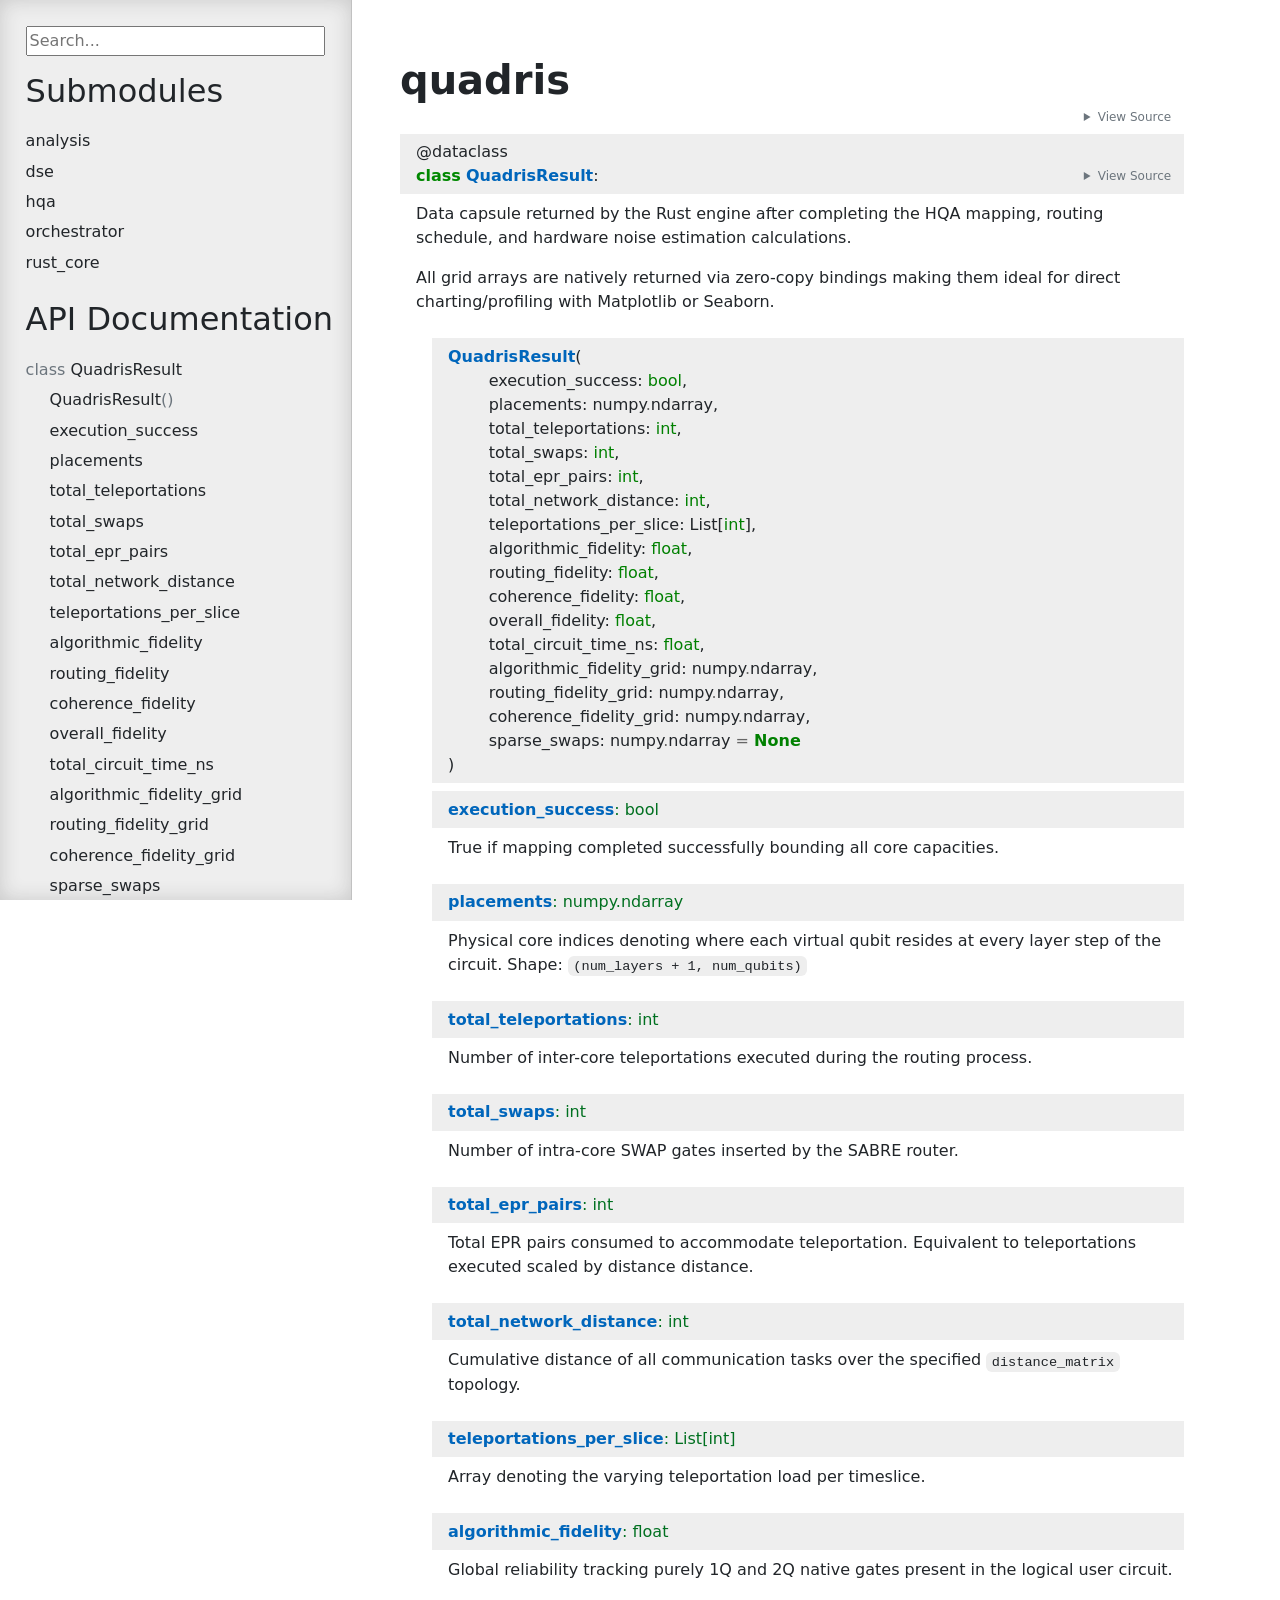
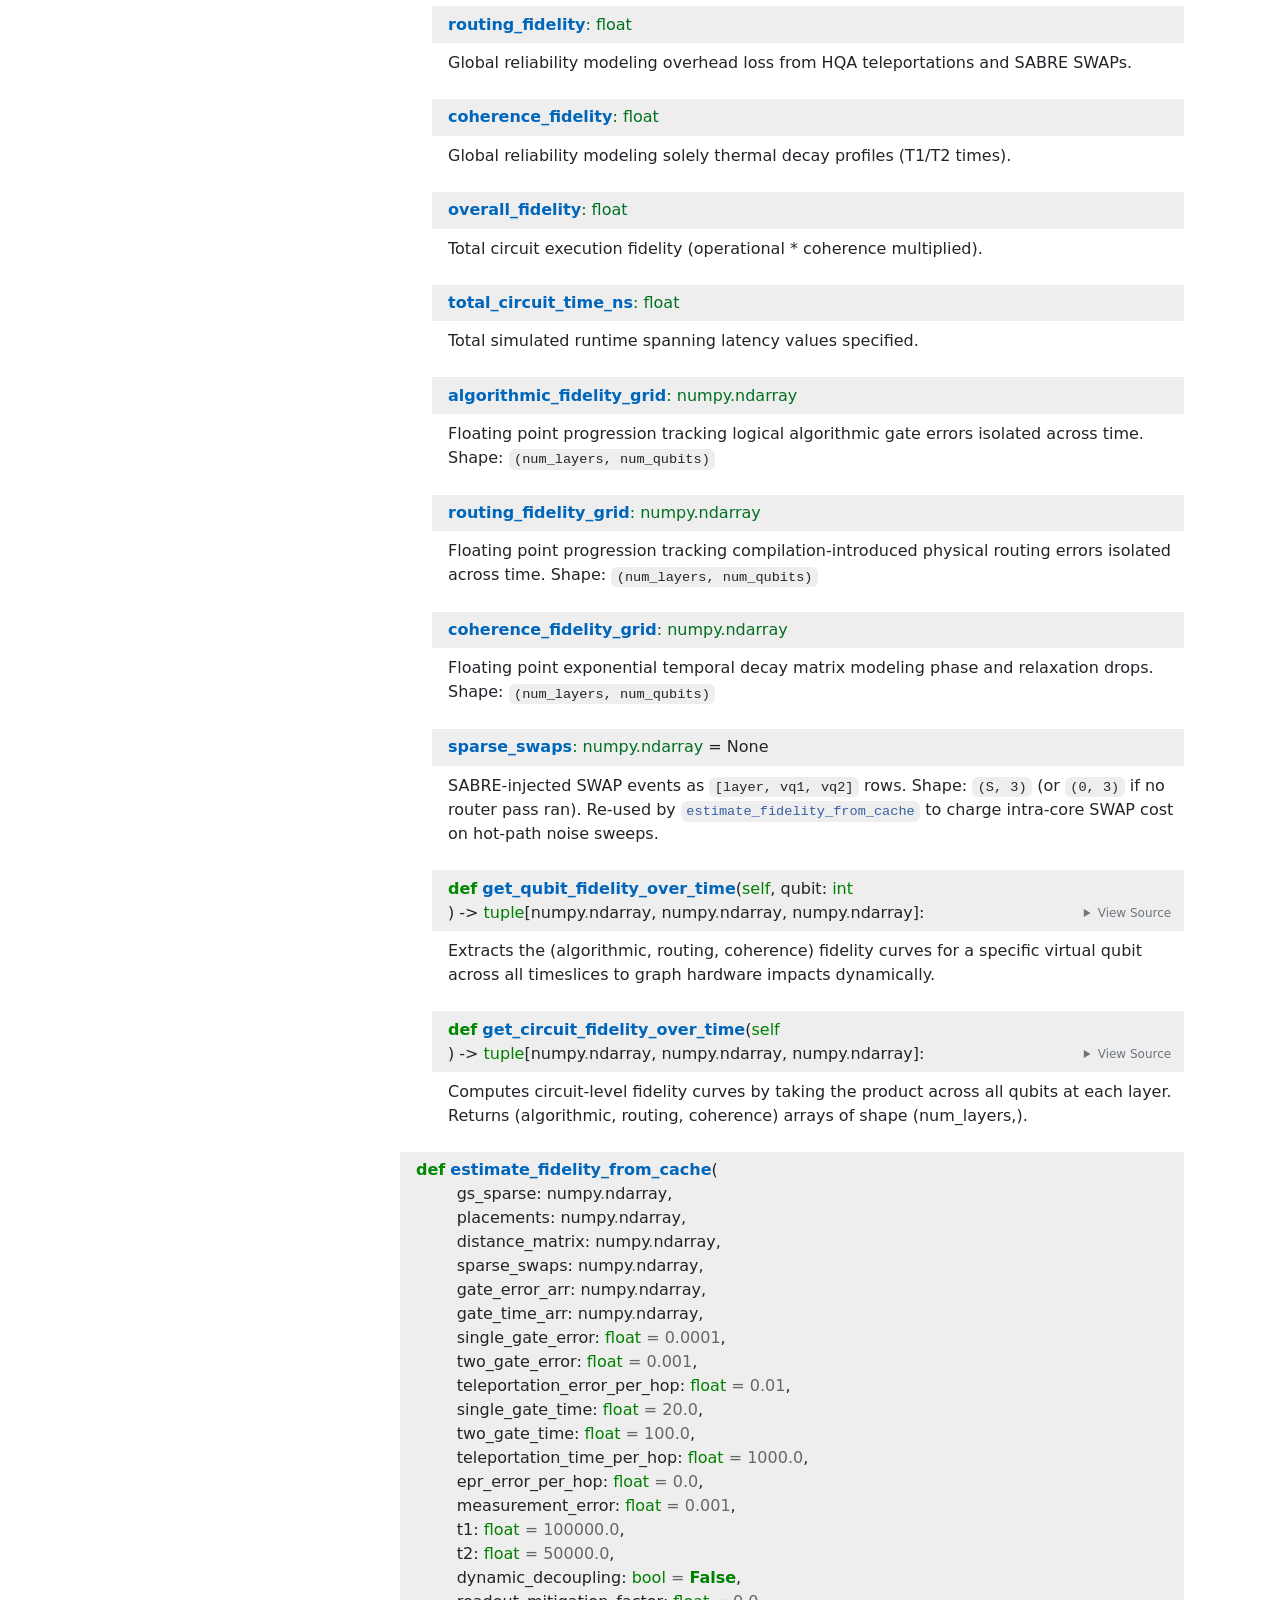
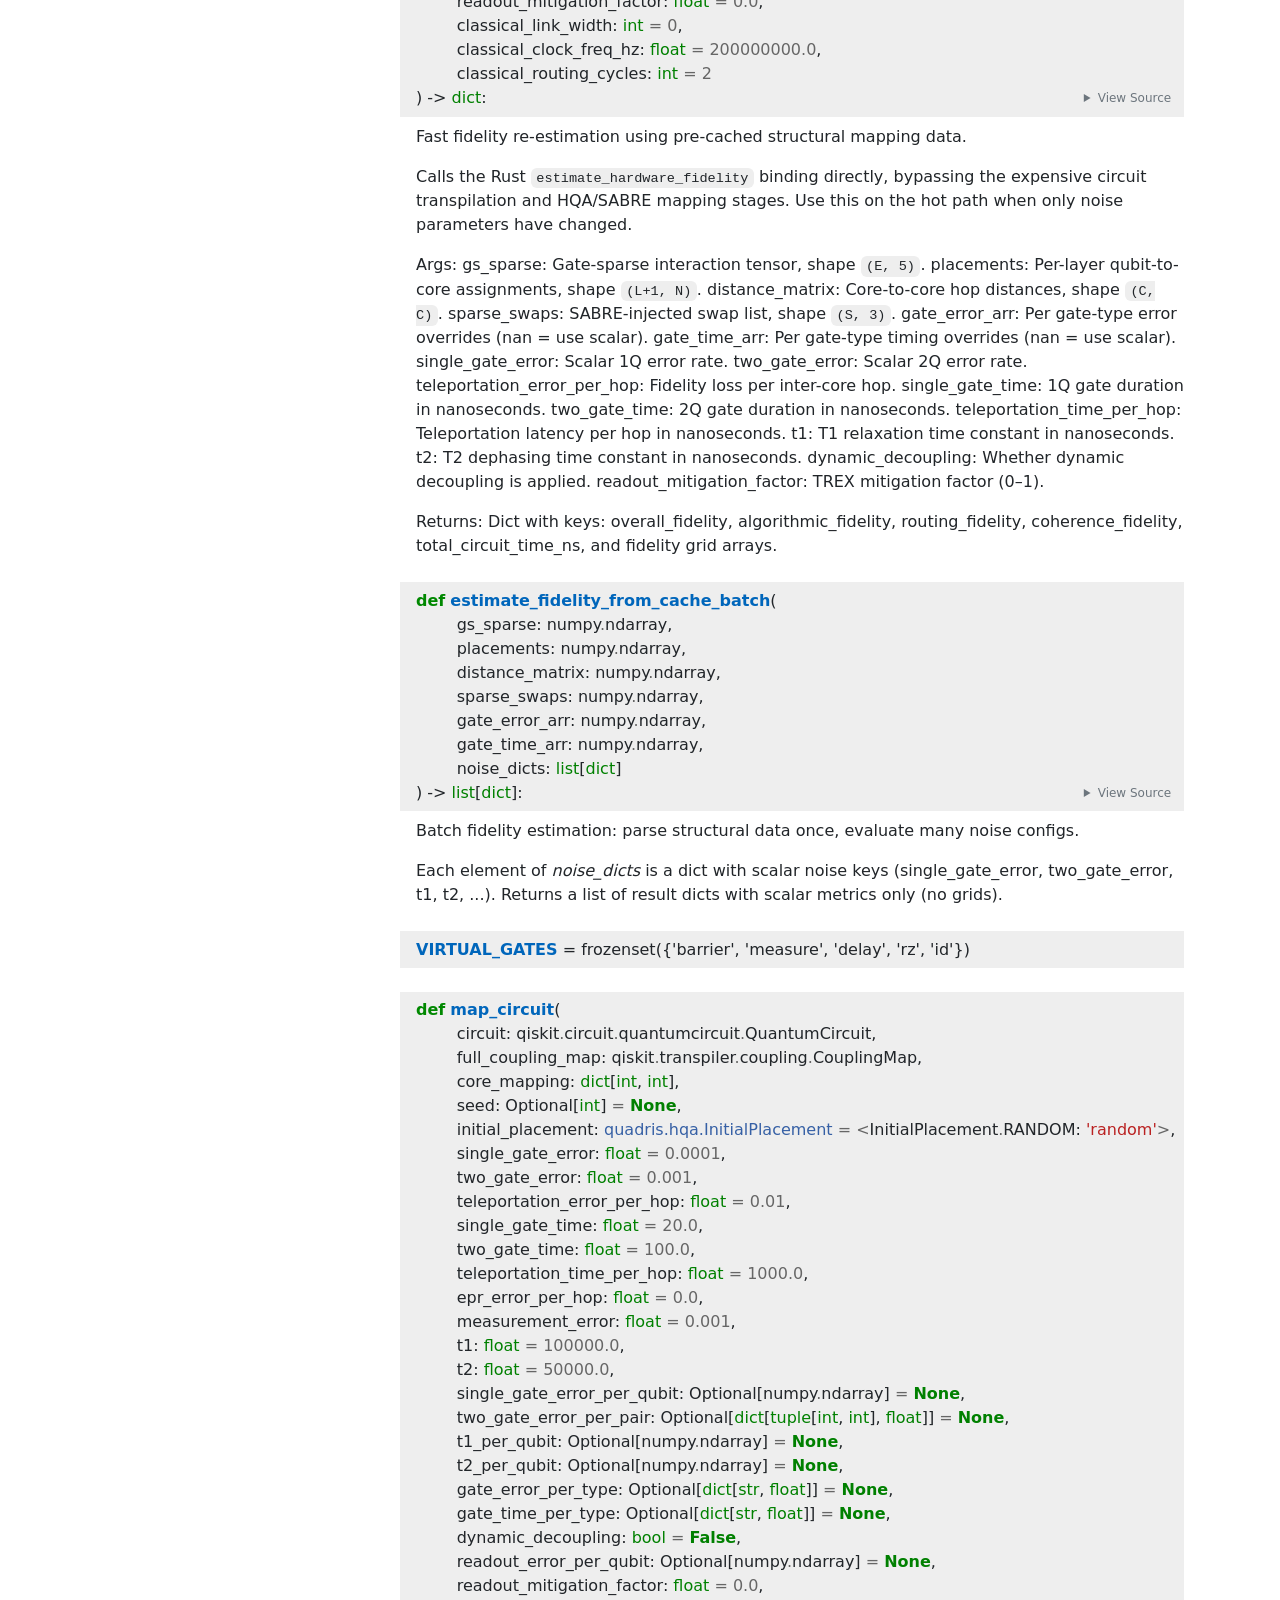
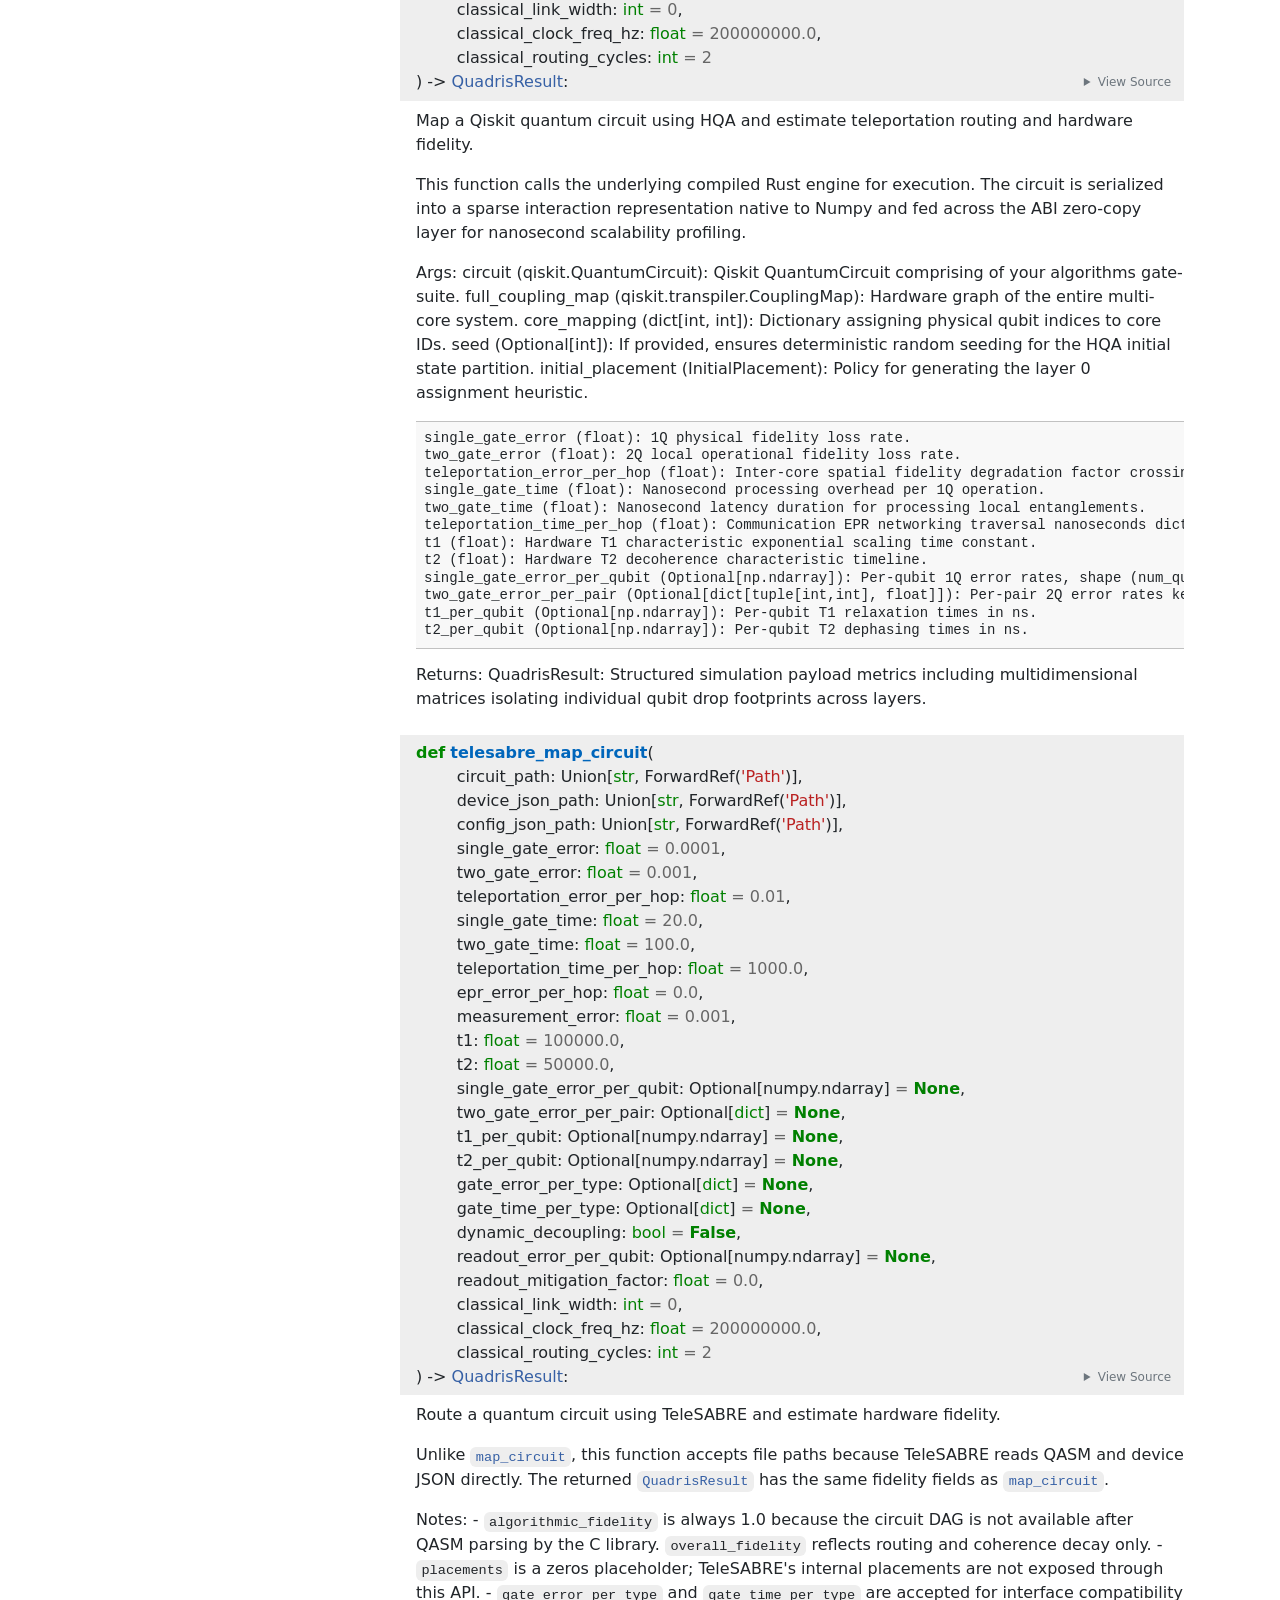
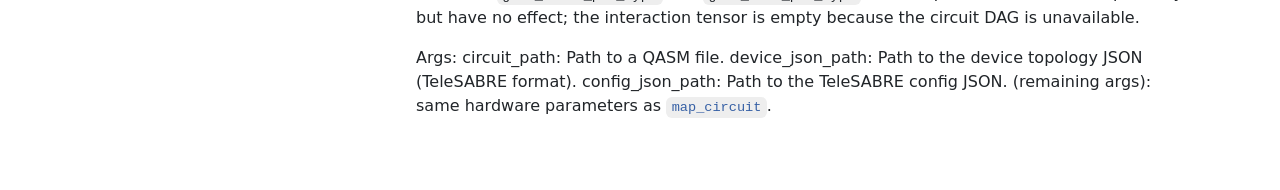
<file: docs/quadris.html>
<!doctype html>
<html lang="en">
<head>
    <meta charset="utf-8">
    <meta name="viewport" content="width=device-width, initial-scale=1">
    <meta name="generator" content="pdoc 16.0.0"/>
    <title>quadris API documentation</title>

    <style>/*! * Bootstrap Reboot v5.0.0 (https://getbootstrap.com/) * Copyright 2011-2021 The Bootstrap Authors * Copyright 2011-2021 Twitter, Inc. * Licensed under MIT (https://github.com/twbs/bootstrap/blob/main/LICENSE) * Forked from Normalize.css, licensed MIT (https://github.com/necolas/normalize.css/blob/master/LICENSE.md) */*,::after,::before{box-sizing:border-box}@media (prefers-reduced-motion:no-preference){:root{scroll-behavior:smooth}}body{margin:0;font-family:system-ui,-apple-system,"Segoe UI",Roboto,"Helvetica Neue",Arial,"Noto Sans","Liberation Sans",sans-serif,"Apple Color Emoji","Segoe UI Emoji","Segoe UI Symbol","Noto Color Emoji";font-size:1rem;font-weight:400;line-height:1.5;color:#212529;background-color:#fff;-webkit-text-size-adjust:100%;-webkit-tap-highlight-color:transparent}hr{margin:1rem 0;color:inherit;background-color:currentColor;border:0;opacity:.25}hr:not([size]){height:1px}h1,h2,h3,h4,h5,h6{margin-top:0;margin-bottom:.5rem;font-weight:500;line-height:1.2}h1{font-size:calc(1.375rem + 1.5vw)}@media (min-width:1200px){h1{font-size:2.5rem}}h2{font-size:calc(1.325rem + .9vw)}@media (min-width:1200px){h2{font-size:2rem}}h3{font-size:calc(1.3rem + .6vw)}@media (min-width:1200px){h3{font-size:1.75rem}}h4{font-size:calc(1.275rem + .3vw)}@media (min-width:1200px){h4{font-size:1.5rem}}h5{font-size:1.25rem}h6{font-size:1rem}p{margin-top:0;margin-bottom:1rem}abbr[data-bs-original-title],abbr[title]{-webkit-text-decoration:underline dotted;text-decoration:underline dotted;cursor:help;-webkit-text-decoration-skip-ink:none;text-decoration-skip-ink:none}address{margin-bottom:1rem;font-style:normal;line-height:inherit}ol,ul{padding-left:2rem}dl,ol,ul{margin-top:0;margin-bottom:1rem}ol ol,ol ul,ul ol,ul ul{margin-bottom:0}dt{font-weight:700}dd{margin-bottom:.5rem;margin-left:0}blockquote{margin:0 0 1rem}b,strong{font-weight:bolder}small{font-size:.875em}mark{padding:.2em;background-color:#fcf8e3}sub,sup{position:relative;font-size:.75em;line-height:0;vertical-align:baseline}sub{bottom:-.25em}sup{top:-.5em}a{color:#0d6efd;text-decoration:underline}a:hover{color:#0a58ca}a:not([href]):not([class]),a:not([href]):not([class]):hover{color:inherit;text-decoration:none}code,kbd,pre,samp{font-family:SFMono-Regular,Menlo,Monaco,Consolas,"Liberation Mono","Courier New",monospace;font-size:1em;direction:ltr;unicode-bidi:bidi-override}pre{display:block;margin-top:0;margin-bottom:1rem;overflow:auto;font-size:.875em}pre code{font-size:inherit;color:inherit;word-break:normal}code{font-size:.875em;color:#d63384;word-wrap:break-word}a>code{color:inherit}kbd{padding:.2rem .4rem;font-size:.875em;color:#fff;background-color:#212529;border-radius:.2rem}kbd kbd{padding:0;font-size:1em;font-weight:700}figure{margin:0 0 1rem}img,svg{vertical-align:middle}table{caption-side:bottom;border-collapse:collapse}caption{padding-top:.5rem;padding-bottom:.5rem;color:#6c757d;text-align:left}th{text-align:inherit;text-align:-webkit-match-parent}tbody,td,tfoot,th,thead,tr{border-color:inherit;border-style:solid;border-width:0}label{display:inline-block}button{border-radius:0}button:focus:not(:focus-visible){outline:0}button,input,optgroup,select,textarea{margin:0;font-family:inherit;font-size:inherit;line-height:inherit}button,select{text-transform:none}[role=button]{cursor:pointer}select{word-wrap:normal}select:disabled{opacity:1}[list]::-webkit-calendar-picker-indicator{display:none}[type=button],[type=reset],[type=submit],button{-webkit-appearance:button}[type=button]:not(:disabled),[type=reset]:not(:disabled),[type=submit]:not(:disabled),button:not(:disabled){cursor:pointer}::-moz-focus-inner{padding:0;border-style:none}textarea{resize:vertical}fieldset{min-width:0;padding:0;margin:0;border:0}legend{float:left;width:100%;padding:0;margin-bottom:.5rem;font-size:calc(1.275rem + .3vw);line-height:inherit}@media (min-width:1200px){legend{font-size:1.5rem}}legend+*{clear:left}::-webkit-datetime-edit-day-field,::-webkit-datetime-edit-fields-wrapper,::-webkit-datetime-edit-hour-field,::-webkit-datetime-edit-minute,::-webkit-datetime-edit-month-field,::-webkit-datetime-edit-text,::-webkit-datetime-edit-year-field{padding:0}::-webkit-inner-spin-button{height:auto}[type=search]{outline-offset:-2px;-webkit-appearance:textfield}::-webkit-search-decoration{-webkit-appearance:none}::-webkit-color-swatch-wrapper{padding:0}::file-selector-button{font:inherit}::-webkit-file-upload-button{font:inherit;-webkit-appearance:button}output{display:inline-block}iframe{border:0}summary{display:list-item;cursor:pointer}progress{vertical-align:baseline}[hidden]{display:none!important}</style>
    <style>/*! syntax-highlighting.css */pre{line-height:125%;}span.linenos{color:inherit; background-color:transparent; padding-left:5px; padding-right:20px;}.pdoc-code .hll{background-color:#ffffcc}.pdoc-code{background:#f8f8f8;}.pdoc-code .c{color:#3D7B7B; font-style:italic}.pdoc-code .err{border:1px solid #FF0000}.pdoc-code .k{color:#008000; font-weight:bold}.pdoc-code .o{color:#666666}.pdoc-code .ch{color:#3D7B7B; font-style:italic}.pdoc-code .cm{color:#3D7B7B; font-style:italic}.pdoc-code .cp{color:#9C6500}.pdoc-code .cpf{color:#3D7B7B; font-style:italic}.pdoc-code .c1{color:#3D7B7B; font-style:italic}.pdoc-code .cs{color:#3D7B7B; font-style:italic}.pdoc-code .gd{color:#A00000}.pdoc-code .ge{font-style:italic}.pdoc-code .gr{color:#E40000}.pdoc-code .gh{color:#000080; font-weight:bold}.pdoc-code .gi{color:#008400}.pdoc-code .go{color:#717171}.pdoc-code .gp{color:#000080; font-weight:bold}.pdoc-code .gs{font-weight:bold}.pdoc-code .gu{color:#800080; font-weight:bold}.pdoc-code .gt{color:#0044DD}.pdoc-code .kc{color:#008000; font-weight:bold}.pdoc-code .kd{color:#008000; font-weight:bold}.pdoc-code .kn{color:#008000; font-weight:bold}.pdoc-code .kp{color:#008000}.pdoc-code .kr{color:#008000; font-weight:bold}.pdoc-code .kt{color:#B00040}.pdoc-code .m{color:#666666}.pdoc-code .s{color:#BA2121}.pdoc-code .na{color:#687822}.pdoc-code .nb{color:#008000}.pdoc-code .nc{color:#0000FF; font-weight:bold}.pdoc-code .no{color:#880000}.pdoc-code .nd{color:#AA22FF}.pdoc-code .ni{color:#717171; font-weight:bold}.pdoc-code .ne{color:#CB3F38; font-weight:bold}.pdoc-code .nf{color:#0000FF}.pdoc-code .nl{color:#767600}.pdoc-code .nn{color:#0000FF; font-weight:bold}.pdoc-code .nt{color:#008000; font-weight:bold}.pdoc-code .nv{color:#19177C}.pdoc-code .ow{color:#AA22FF; font-weight:bold}.pdoc-code .w{color:#bbbbbb}.pdoc-code .mb{color:#666666}.pdoc-code .mf{color:#666666}.pdoc-code .mh{color:#666666}.pdoc-code .mi{color:#666666}.pdoc-code .mo{color:#666666}.pdoc-code .sa{color:#BA2121}.pdoc-code .sb{color:#BA2121}.pdoc-code .sc{color:#BA2121}.pdoc-code .dl{color:#BA2121}.pdoc-code .sd{color:#BA2121; font-style:italic}.pdoc-code .s2{color:#BA2121}.pdoc-code .se{color:#AA5D1F; font-weight:bold}.pdoc-code .sh{color:#BA2121}.pdoc-code .si{color:#A45A77; font-weight:bold}.pdoc-code .sx{color:#008000}.pdoc-code .sr{color:#A45A77}.pdoc-code .s1{color:#BA2121}.pdoc-code .ss{color:#19177C}.pdoc-code .bp{color:#008000}.pdoc-code .fm{color:#0000FF}.pdoc-code .vc{color:#19177C}.pdoc-code .vg{color:#19177C}.pdoc-code .vi{color:#19177C}.pdoc-code .vm{color:#19177C}.pdoc-code .il{color:#666666}</style>
    <style>/*! theme.css */:root{--pdoc-background:#fff;}.pdoc{--text:#212529;--muted:#6c757d;--link:#3660a5;--link-hover:#1659c5;--code:#f8f8f8;--active:#fff598;--accent:#eee;--accent2:#c1c1c1;--nav-hover:rgba(255, 255, 255, 0.5);--name:#0066BB;--def:#008800;--annotation:#007020;}</style>
    <style>/*! layout.css */html, body{width:100%;height:100%;}html, main{scroll-behavior:smooth;}body{background-color:var(--pdoc-background);}@media (max-width:769px){#navtoggle{cursor:pointer;position:absolute;width:50px;height:40px;top:1rem;right:1rem;border-color:var(--text);color:var(--text);display:flex;opacity:0.8;z-index:999;}#navtoggle:hover{opacity:1;}#togglestate + div{display:none;}#togglestate:checked + div{display:inherit;}main, header{padding:2rem 3vw;}header + main{margin-top:-3rem;}.git-button{display:none !important;}nav input[type="search"]{max-width:77%;}nav input[type="search"]:first-child{margin-top:-6px;}nav input[type="search"]:valid ~ *{display:none !important;}}@media (min-width:770px){:root{--sidebar-width:clamp(12.5rem, 28vw, 22rem);}nav{position:fixed;overflow:auto;height:100vh;width:var(--sidebar-width);}main, header{padding:3rem 2rem 3rem calc(var(--sidebar-width) + 3rem);width:calc(54rem + var(--sidebar-width));max-width:100%;}header + main{margin-top:-4rem;}#navtoggle{display:none;}}#togglestate{position:absolute;height:0;opacity:0;}nav.pdoc{--pad:clamp(0.5rem, 2vw, 1.75rem);--indent:1.5rem;background-color:var(--accent);border-right:1px solid var(--accent2);box-shadow:0 0 20px rgba(50, 50, 50, .2) inset;padding:0 0 0 var(--pad);overflow-wrap:anywhere;scrollbar-width:thin; scrollbar-color:var(--accent2) transparent; z-index:1}nav.pdoc::-webkit-scrollbar{width:.4rem; }nav.pdoc::-webkit-scrollbar-thumb{background-color:var(--accent2); }nav.pdoc > div{padding:var(--pad) 0;}nav.pdoc .module-list-button{display:inline-flex;align-items:center;color:var(--text);border-color:var(--muted);margin-bottom:1rem;}nav.pdoc .module-list-button:hover{border-color:var(--text);}nav.pdoc input[type=search]{display:block;outline-offset:0;width:calc(100% - var(--pad));}nav.pdoc .logo{max-width:calc(100% - var(--pad));max-height:35vh;display:block;margin:0 auto 1rem;transform:translate(calc(-.5 * var(--pad)), 0);}nav.pdoc ul{list-style:none;padding-left:0;}nav.pdoc > div > ul{margin-left:calc(0px - var(--pad));}nav.pdoc li a{padding:.2rem 0 .2rem calc(var(--pad) + var(--indent));}nav.pdoc > div > ul > li > a{padding-left:var(--pad);}nav.pdoc li{transition:all 100ms;}nav.pdoc li:hover{background-color:var(--nav-hover);}nav.pdoc a, nav.pdoc a:hover{color:var(--text);}nav.pdoc a{display:block;}nav.pdoc > h2:first-of-type{margin-top:1.5rem;}nav.pdoc .class:before{content:"class ";color:var(--muted);}nav.pdoc .function:after{content:"()";color:var(--muted);}nav.pdoc footer:before{content:"";display:block;width:calc(100% - var(--pad));border-top:solid var(--accent2) 1px;margin-top:1.5rem;padding-top:.5rem;}nav.pdoc footer{font-size:small;}</style>
    <style>/*! content.css */.pdoc{color:var(--text);box-sizing:border-box;line-height:1.5;background:none;}.pdoc .pdoc-button{cursor:pointer;display:inline-block;border:solid black 1px;border-radius:2px;font-size:.75rem;padding:calc(0.5em - 1px) 1em;transition:100ms all;}.pdoc .alert{padding:1rem 1rem 1rem calc(1.5rem + 24px);border:1px solid transparent;border-radius:.25rem;background-repeat:no-repeat;background-position:.75rem center;margin-bottom:1rem;}.pdoc .alert > em{display:none;}.pdoc .alert > *:last-child{margin-bottom:0;}.pdoc .alert.note{color:#084298;background-color:#cfe2ff;border-color:#b6d4fe;background-image:url("data:image/svg+xml,%3Csvg%20xmlns%3D%22http%3A//www.w3.org/2000/svg%22%20width%3D%2224%22%20height%3D%2224%22%20fill%3D%22%23084298%22%20viewBox%3D%220%200%2016%2016%22%3E%3Cpath%20d%3D%22M8%2016A8%208%200%201%200%208%200a8%208%200%200%200%200%2016zm.93-9.412-1%204.705c-.07.34.029.533.304.533.194%200%20.487-.07.686-.246l-.088.416c-.287.346-.92.598-1.465.598-.703%200-1.002-.422-.808-1.319l.738-3.468c.064-.293.006-.399-.287-.47l-.451-.081.082-.381%202.29-.287zM8%205.5a1%201%200%201%201%200-2%201%201%200%200%201%200%202z%22/%3E%3C/svg%3E");}.pdoc .alert.tip{color:#0a3622;background-color:#d1e7dd;border-color:#a3cfbb;background-image:url("data:image/svg+xml,%3Csvg%20xmlns%3D%22http%3A//www.w3.org/2000/svg%22%20width%3D%2224%22%20height%3D%2224%22%20fill%3D%22%230a3622%22%20viewBox%3D%220%200%2016%2016%22%3E%3Cpath%20d%3D%22M2%206a6%206%200%201%201%2010.174%204.31c-.203.196-.359.4-.453.619l-.762%201.769A.5.5%200%200%201%2010.5%2013a.5.5%200%200%201%200%201%20.5.5%200%200%201%200%201l-.224.447a1%201%200%200%201-.894.553H6.618a1%201%200%200%201-.894-.553L5.5%2015a.5.5%200%200%201%200-1%20.5.5%200%200%201%200-1%20.5.5%200%200%201-.46-.302l-.761-1.77a2%202%200%200%200-.453-.618A5.98%205.98%200%200%201%202%206m6-5a5%205%200%200%200-3.479%208.592c.263.254.514.564.676.941L5.83%2012h4.342l.632-1.467c.162-.377.413-.687.676-.941A5%205%200%200%200%208%201%22/%3E%3C/svg%3E");}.pdoc .alert.important{color:#055160;background-color:#cff4fc;border-color:#9eeaf9;background-image:url("data:image/svg+xml,%3Csvg%20xmlns%3D%22http%3A//www.w3.org/2000/svg%22%20width%3D%2224%22%20height%3D%2224%22%20fill%3D%22%23055160%22%20viewBox%3D%220%200%2016%2016%22%3E%3Cpath%20d%3D%22M2%200a2%202%200%200%200-2%202v12a2%202%200%200%200%202%202h12a2%202%200%200%200%202-2V2a2%202%200%200%200-2-2zm6%204c.535%200%20.954.462.9.995l-.35%203.507a.552.552%200%200%201-1.1%200L7.1%204.995A.905.905%200%200%201%208%204m.002%206a1%201%200%201%201%200%202%201%201%200%200%201%200-2%22/%3E%3C/svg%3E");}.pdoc .alert.warning{color:#664d03;background-color:#fff3cd;border-color:#ffecb5;background-image:url("data:image/svg+xml,%3Csvg%20xmlns%3D%22http%3A//www.w3.org/2000/svg%22%20width%3D%2224%22%20height%3D%2224%22%20fill%3D%22%23664d03%22%20viewBox%3D%220%200%2016%2016%22%3E%3Cpath%20d%3D%22M8.982%201.566a1.13%201.13%200%200%200-1.96%200L.165%2013.233c-.457.778.091%201.767.98%201.767h13.713c.889%200%201.438-.99.98-1.767L8.982%201.566zM8%205c.535%200%20.954.462.9.995l-.35%203.507a.552.552%200%200%201-1.1%200L7.1%205.995A.905.905%200%200%201%208%205zm.002%206a1%201%200%201%201%200%202%201%201%200%200%201%200-2z%22/%3E%3C/svg%3E");}.pdoc .alert.caution{color:#842029;background-color:#f8d7da;border-color:#f5c2c7;background-image:url("data:image/svg+xml,%3Csvg%20xmlns%3D%22http%3A//www.w3.org/2000/svg%22%20width%3D%2224%22%20height%3D%2224%22%20fill%3D%22%23842029%22%20viewBox%3D%220%200%2016%2016%22%3E%3Cpath%20d%3D%22M11.46.146A.5.5%200%200%200%2011.107%200H4.893a.5.5%200%200%200-.353.146L.146%204.54A.5.5%200%200%200%200%204.893v6.214a.5.5%200%200%200%20.146.353l4.394%204.394a.5.5%200%200%200%20.353.146h6.214a.5.5%200%200%200%20.353-.146l4.394-4.394a.5.5%200%200%200%20.146-.353V4.893a.5.5%200%200%200-.146-.353zM8%204c.535%200%20.954.462.9.995l-.35%203.507a.552.552%200%200%201-1.1%200L7.1%204.995A.905.905%200%200%201%208%204m.002%206a1%201%200%201%201%200%202%201%201%200%200%201%200-2%22/%3E%3C/svg%3E");}.pdoc .alert.danger{color:#842029;background-color:#f8d7da;border-color:#f5c2c7;background-image:url("data:image/svg+xml,%3Csvg%20xmlns%3D%22http%3A//www.w3.org/2000/svg%22%20width%3D%2224%22%20height%3D%2224%22%20fill%3D%22%23842029%22%20viewBox%3D%220%200%2016%2016%22%3E%3Cpath%20d%3D%22M5.52.359A.5.5%200%200%201%206%200h4a.5.5%200%200%201%20.474.658L8.694%206H12.5a.5.5%200%200%201%20.395.807l-7%209a.5.5%200%200%201-.873-.454L6.823%209.5H3.5a.5.5%200%200%201-.48-.641l2.5-8.5z%22/%3E%3C/svg%3E");}.pdoc .visually-hidden{position:absolute !important;width:1px !important;height:1px !important;padding:0 !important;margin:-1px !important;overflow:hidden !important;clip:rect(0, 0, 0, 0) !important;white-space:nowrap !important;border:0 !important;}.pdoc h1, .pdoc h2, .pdoc h3{font-weight:300;margin:.3em 0;padding:.2em 0;}.pdoc > section:not(.module-info) h1{font-size:1.5rem;font-weight:500;}.pdoc > section:not(.module-info) h2{font-size:1.4rem;font-weight:500;}.pdoc > section:not(.module-info) h3{font-size:1.3rem;font-weight:500;}.pdoc > section:not(.module-info) h4{font-size:1.2rem;}.pdoc > section:not(.module-info) h5{font-size:1.1rem;}.pdoc a{text-decoration:none;color:var(--link);}.pdoc a:hover{color:var(--link-hover);}.pdoc blockquote{margin-left:2rem;}.pdoc pre{border-top:1px solid var(--accent2);border-bottom:1px solid var(--accent2);margin-top:0;margin-bottom:1em;padding:.5rem 0 .5rem .5rem;overflow-x:auto;background-color:var(--code);}.pdoc code{color:var(--text);padding:.2em .4em;margin:0;font-size:85%;background-color:var(--accent);border-radius:6px;}.pdoc a > code{color:inherit;}.pdoc pre > code{display:inline-block;font-size:inherit;background:none;border:none;padding:0;}.pdoc > section:not(.module-info){margin-bottom:1.5rem;}.pdoc .modulename{margin-top:0;font-weight:bold;}.pdoc .modulename a{color:var(--link);transition:100ms all;}.pdoc .git-button{float:right;border:solid var(--link) 1px;}.pdoc .git-button:hover{background-color:var(--link);color:var(--pdoc-background);}.view-source-toggle-state,.view-source-toggle-state ~ .pdoc-code{display:none;}.view-source-toggle-state:checked ~ .pdoc-code{display:block;}.view-source-button{display:inline-block;float:right;font-size:.75rem;line-height:1.5rem;color:var(--muted);padding:0 .4rem 0 1.3rem;cursor:pointer;text-indent:-2px;}.view-source-button > span{visibility:hidden;}.module-info .view-source-button{float:none;display:flex;justify-content:flex-end;margin:-1.2rem .4rem -.2rem 0;}.view-source-button::before{position:absolute;content:"View Source";display:list-item;list-style-type:disclosure-closed;}.view-source-toggle-state:checked ~ .attr .view-source-button::before,.view-source-toggle-state:checked ~ .view-source-button::before{list-style-type:disclosure-open;}.pdoc .docstring{margin-bottom:1.5rem;}.pdoc section:not(.module-info) .docstring{margin-left:clamp(0rem, 5vw - 2rem, 1rem);}.pdoc .docstring .pdoc-code{margin-left:1em;margin-right:1em;}.pdoc h1:target,.pdoc h2:target,.pdoc h3:target,.pdoc h4:target,.pdoc h5:target,.pdoc h6:target,.pdoc .pdoc-code > pre > span:target{background-color:var(--active);box-shadow:-1rem 0 0 0 var(--active);}.pdoc .pdoc-code > pre > span:target{display:block;}.pdoc div:target > .attr,.pdoc section:target > .attr,.pdoc dd:target > a{background-color:var(--active);}.pdoc *{scroll-margin:2rem;}.pdoc .pdoc-code .linenos{user-select:none;}.pdoc .attr:hover{filter:contrast(0.95);}.pdoc section, .pdoc .classattr{position:relative;}.pdoc .headerlink{--width:clamp(1rem, 3vw, 2rem);position:absolute;top:0;left:calc(0rem - var(--width));transition:all 100ms ease-in-out;opacity:0;}.pdoc .headerlink::before{content:"#";display:block;text-align:center;width:var(--width);height:2.3rem;line-height:2.3rem;font-size:1.5rem;}.pdoc .attr:hover ~ .headerlink,.pdoc *:target > .headerlink,.pdoc .headerlink:hover{opacity:1;}.pdoc .attr{display:block;margin:.5rem 0 .5rem;padding:.4rem .4rem .4rem 1rem;background-color:var(--accent);overflow-x:auto;}.pdoc .classattr{margin-left:2rem;}.pdoc .decorator-deprecated{color:#842029;}.pdoc .decorator-deprecated ~ span{filter:grayscale(1) opacity(0.8);}.pdoc .name{color:var(--name);font-weight:bold;}.pdoc .def{color:var(--def);font-weight:bold;}.pdoc .signature{background-color:transparent;}.pdoc .param, .pdoc .return-annotation{white-space:pre;}.pdoc .signature.multiline .param{display:block;}.pdoc .signature.condensed .param{display:inline-block;}.pdoc .annotation{color:var(--annotation);}.pdoc .view-value-toggle-state,.pdoc .view-value-toggle-state ~ .default_value{display:none;}.pdoc .view-value-toggle-state:checked ~ .default_value{display:inherit;}.pdoc .view-value-button{font-size:.5rem;vertical-align:middle;border-style:dashed;margin-top:-0.1rem;}.pdoc .view-value-button:hover{background:white;}.pdoc .view-value-button::before{content:"show";text-align:center;width:2.2em;display:inline-block;}.pdoc .view-value-toggle-state:checked ~ .view-value-button::before{content:"hide";}.pdoc .inherited{margin-left:2rem;}.pdoc .inherited dt{font-weight:700;}.pdoc .inherited dt, .pdoc .inherited dd{display:inline;margin-left:0;margin-bottom:.5rem;}.pdoc .inherited dd:not(:last-child):after{content:", ";}.pdoc .inherited .class:before{content:"class ";}.pdoc .inherited .function a:after{content:"()";}.pdoc .search-result .docstring{overflow:auto;max-height:25vh;}.pdoc .search-result.focused > .attr{background-color:var(--active);}.pdoc .attribution{margin-top:2rem;display:block;opacity:0.5;transition:all 200ms;filter:grayscale(100%);}.pdoc .attribution:hover{opacity:1;filter:grayscale(0%);}.pdoc .attribution img{margin-left:5px;height:27px;vertical-align:bottom;width:50px;transition:all 200ms;}.pdoc table{display:block;width:max-content;max-width:100%;overflow:auto;margin-bottom:1rem;}.pdoc table th{font-weight:600;}.pdoc table th, .pdoc table td{padding:6px 13px;border:1px solid var(--accent2);}</style>
    <style>/*! custom.css */</style></head>
<body>
    <nav class="pdoc">
        <label id="navtoggle" for="togglestate" class="pdoc-button"><svg xmlns='http://www.w3.org/2000/svg' viewBox='0 0 30 30'><path stroke-linecap='round' stroke="currentColor" stroke-miterlimit='10' stroke-width='2' d='M4 7h22M4 15h22M4 23h22'/></svg></label>
        <input id="togglestate" type="checkbox" aria-hidden="true" tabindex="-1">
        <div>

            <input type="search" placeholder="Search..." role="searchbox" aria-label="search"
                   pattern=".+" required>


            <h2>Submodules</h2>
            <ul>
                    <li><a href="quadris/analysis.html">analysis</a></li>
                    <li><a href="quadris/dse.html">dse</a></li>
                    <li><a href="quadris/hqa.html">hqa</a></li>
                    <li><a href="quadris/orchestrator.html">orchestrator</a></li>
                    <li><a href="quadris/rust_core.html">rust_core</a></li>
            </ul>

            <h2>API Documentation</h2>
                <ul class="memberlist">
            <li>
                    <a class="class" href="#QuadrisResult">QuadrisResult</a>
                            <ul class="memberlist">
                        <li>
                                <a class="function" href="#QuadrisResult.__init__">QuadrisResult</a>
                        </li>
                        <li>
                                <a class="variable" href="#QuadrisResult.execution_success">execution_success</a>
                        </li>
                        <li>
                                <a class="variable" href="#QuadrisResult.placements">placements</a>
                        </li>
                        <li>
                                <a class="variable" href="#QuadrisResult.total_teleportations">total_teleportations</a>
                        </li>
                        <li>
                                <a class="variable" href="#QuadrisResult.total_swaps">total_swaps</a>
                        </li>
                        <li>
                                <a class="variable" href="#QuadrisResult.total_epr_pairs">total_epr_pairs</a>
                        </li>
                        <li>
                                <a class="variable" href="#QuadrisResult.total_network_distance">total_network_distance</a>
                        </li>
                        <li>
                                <a class="variable" href="#QuadrisResult.teleportations_per_slice">teleportations_per_slice</a>
                        </li>
                        <li>
                                <a class="variable" href="#QuadrisResult.algorithmic_fidelity">algorithmic_fidelity</a>
                        </li>
                        <li>
                                <a class="variable" href="#QuadrisResult.routing_fidelity">routing_fidelity</a>
                        </li>
                        <li>
                                <a class="variable" href="#QuadrisResult.coherence_fidelity">coherence_fidelity</a>
                        </li>
                        <li>
                                <a class="variable" href="#QuadrisResult.overall_fidelity">overall_fidelity</a>
                        </li>
                        <li>
                                <a class="variable" href="#QuadrisResult.total_circuit_time_ns">total_circuit_time_ns</a>
                        </li>
                        <li>
                                <a class="variable" href="#QuadrisResult.algorithmic_fidelity_grid">algorithmic_fidelity_grid</a>
                        </li>
                        <li>
                                <a class="variable" href="#QuadrisResult.routing_fidelity_grid">routing_fidelity_grid</a>
                        </li>
                        <li>
                                <a class="variable" href="#QuadrisResult.coherence_fidelity_grid">coherence_fidelity_grid</a>
                        </li>
                        <li>
                                <a class="variable" href="#QuadrisResult.sparse_swaps">sparse_swaps</a>
                        </li>
                        <li>
                                <a class="function" href="#QuadrisResult.get_qubit_fidelity_over_time">get_qubit_fidelity_over_time</a>
                        </li>
                        <li>
                                <a class="function" href="#QuadrisResult.get_circuit_fidelity_over_time">get_circuit_fidelity_over_time</a>
                        </li>
                </ul>

            </li>
            <li>
                    <a class="function" href="#estimate_fidelity_from_cache">estimate_fidelity_from_cache</a>
            </li>
            <li>
                    <a class="function" href="#estimate_fidelity_from_cache_batch">estimate_fidelity_from_cache_batch</a>
            </li>
            <li>
                    <a class="variable" href="#VIRTUAL_GATES">VIRTUAL_GATES</a>
            </li>
            <li>
                    <a class="function" href="#map_circuit">map_circuit</a>
            </li>
            <li>
                    <a class="function" href="#telesabre_map_circuit">telesabre_map_circuit</a>
            </li>
    </ul>



        <a class="attribution" title="pdoc: Python API documentation generator" href="https://pdoc.dev" target="_blank">
            built with <span class="visually-hidden">pdoc</span><img
                alt="pdoc logo"
                src="data:image/svg+xml,%3Csvg%20xmlns%3D%22http%3A//www.w3.org/2000/svg%22%20role%3D%22img%22%20aria-label%3D%22pdoc%20logo%22%20width%3D%22300%22%20height%3D%22160%22%20viewBox%3D%220%200%20150%2080%22%3E%3Ctitle%3Epdoc%3C/title%3E%3Cpath%20d%3D%22M132.316%2048.886c.276-4.679%202.342-6.698%204.409-7.982s4.27-1.165%206.751-1.055c1.586.07%203.044.156%204.222-.482%201.142-.619%202.026-1.932%202.162-3.739.268-3.576-1.929-5.368-5.006-5.551s-7.599.524-10.517%201.606c-4.455%201.652-8.588%206.606-9.552%208.992s-2.342%206.193-1.745%2010.873%202.664%209.221%205.878%2011.79%205.878%203.808%2010.103%204.312%203.444.229%206.062.229%205.006-2.202%204.914-4.909-2.296-5.001-4.501-4.863-3.077.505-5.281.229-7.715-2.064-7.899-9.451z%22%20fill%3D%22%23198754%22/%3E%3Ccircle%20cx%3D%22101.504%22%20cy%3D%2248.943%22%20r%3D%2214.208%22%20fill%3D%22none%22%20stroke%3D%22%23198754%22%20stroke-width%3D%229.354%22/%3E%3Cpath%20d%3D%22M87.81.002c-3.637.065-5.001.454-7.014%201.232s-3.443%201.363-6.3%204.282c-1.723%201.76-3.148%205.019-3.776%207.329-.413%201.521-.316%202.63-.316%202.63l-.195%2034.612c.065%205.774-6.755%208.305-9.612%208.37s-9.678-1.038-9.743-9.408%207.128-9.521%208.362-9.521c1.413-.13%202.526-.021%203.718-.016%202.071.009%204.157-.778%204.092-4.671s-4.157-4.736-4.157-4.736c-6.3-.843-11.43%202.206-11.43%202.206S40.917%2038.15%2041.372%2049.634%2051.568%2068.19%2061.311%2068.125s18.316-7.007%2018.445-17.193l.13-22.772c.046-2.291%202.683-3.644%204.476-4.203.745-.232%201.694-.274%201.694-.274l10.457-.13s4.871-.324%207.729-3.114%204.352-6.294%204.352-6.294.974-3.049.13-4.606-.195-1.233-2.792-3.309-8.573-4.477-8.573-4.477S91.447-.063%2087.81.002zM0%2047.169l.065%2028.417S0%2080.127%204.481%2079.997s5.072-3.866%205.049-4.152l-.113-28.482s1.624-7.656%209.937-7.721%2010.002%206.942%2010.002%208.499-.909%2010.51-9.093%2010.51c-.948%200-2.99-.567-4.145-.272-3.919%201-3.194%204.554-3.194%204.554s.065%205.061%207.404%204.996%2018.575-6.034%2018.575-19.074S26.953%2030.04%2019.549%2029.91%201.234%2035.296%200%2047.169z%22%20fill%3D%22%23198754%22/%3E%3Cg%20transform%3D%22matrix%28.325601%200%200%20.325256%20-10.32669%20-45.802786%29%22%3E%3Ccircle%20cx%3D%22297.554%22%20cy%3D%22172.286%22%20r%3D%2216.5%22%20fill%3D%22%23fff%22/%3E%3Cellipse%20cx%3D%22297.709%22%20cy%3D%22172.642%22%20rx%3D%2211.071%22%20ry%3D%2210.871%22%20fill%3D%22%23105a48%22/%3E%3Ccircle%20cx%3D%22304.104%22%20cy%3D%22167.667%22%20r%3D%224.5%22%20fill%3D%22%23fff%22/%3E%3C/g%3E%3Cpath%20d%3D%22M94.661%2017.032l.893-1.476s.99.714%201.916.925%201.575.114%202.955.114l14.565-.162c1.283-.032%203.085-.762%203.02-3.293s-.373-3.503-.373-3.503l1.283-.487s.52.503.877%201.573.309%201.995.292%202.66-.227%201.541-.227%201.541%201.564-.308%202.359-1.038.823-.779%201.489-1.508.812-.86.812-.86.552-.13.877.26.341.957.065%201.46-1.672%202.206-3.247%203.066-2.76%201.427-3.929%201.768-3.848.73-7.063.714l-10.944-.114s-2.143-.081-3.02-.373-2.241-.973-2.598-1.265z%22%20fill%3D%22%23d36d49%22/%3E%3Cg%20fill%3D%22%23105a48%22%3E%3Cellipse%20cx%3D%2293.052%22%20cy%3D%2243.567%22%20rx%3D%22.869%22%20ry%3D%221.014%22%20transform%3D%22rotate%28341.022%29%22/%3E%3Cellipse%20cx%3D%22104.3%22%20cy%3D%22-16.184%22%20rx%3D%22.865%22%20ry%3D%221.009%22%20transform%3D%22rotate%2814.786%29%22/%3E%3C/g%3E%3C/svg%3E"/>
        </a>
</div>
    </nav>
    <main class="pdoc">
            <section class="module-info">
                    <h1 class="modulename">
quadris    </h1>

                
                        <input id="mod-quadris-view-source" class="view-source-toggle-state" type="checkbox" aria-hidden="true" tabindex="-1">

                        <label class="view-source-button" for="mod-quadris-view-source"><span>View Source</span></label>

                        <div class="pdoc-code codehilite"><pre><span></span><span id="L-1"><a href="#L-1"><span class="linenos">  1</span></a><span class="kn">import</span><span class="w"> </span><span class="nn">numpy</span><span class="w"> </span><span class="k">as</span><span class="w"> </span><span class="nn">np</span>
</span><span id="L-2"><a href="#L-2"><span class="linenos">  2</span></a><span class="kn">from</span><span class="w"> </span><span class="nn">dataclasses</span><span class="w"> </span><span class="kn">import</span> <span class="n">dataclass</span>
</span><span id="L-3"><a href="#L-3"><span class="linenos">  3</span></a><span class="kn">from</span><span class="w"> </span><span class="nn">typing</span><span class="w"> </span><span class="kn">import</span> <span class="n">List</span><span class="p">,</span> <span class="n">Union</span><span class="p">,</span> <span class="n">Optional</span>
</span><span id="L-4"><a href="#L-4"><span class="linenos">  4</span></a><span class="kn">import</span><span class="w"> </span><span class="nn">qiskit</span>
</span><span id="L-5"><a href="#L-5"><span class="linenos">  5</span></a><span class="kn">from</span><span class="w"> </span><span class="nn">qiskit.converters</span><span class="w"> </span><span class="kn">import</span> <span class="n">circuit_to_dag</span><span class="p">,</span> <span class="n">dag_to_circuit</span>
</span><span id="L-6"><a href="#L-6"><span class="linenos">  6</span></a><span class="kn">from</span><span class="w"> </span><span class="nn">quadris.orchestrator</span><span class="w"> </span><span class="kn">import</span> <span class="n">MultiCoreOrchestrator</span>
</span><span id="L-7"><a href="#L-7"><span class="linenos">  7</span></a>
</span><span id="L-8"><a href="#L-8"><span class="linenos">  8</span></a><span class="c1"># Import the compiled Rust extension</span>
</span><span id="L-9"><a href="#L-9"><span class="linenos">  9</span></a><span class="k">try</span><span class="p">:</span>
</span><span id="L-10"><a href="#L-10"><span class="linenos"> 10</span></a>    <span class="kn">from</span><span class="w"> </span><span class="nn">quadris.rust_core</span><span class="w"> </span><span class="kn">import</span> <span class="n">map_and_estimate</span><span class="p">,</span> <span class="n">estimate_hardware_fidelity</span><span class="p">,</span> <span class="n">estimate_hardware_fidelity_batch</span><span class="p">,</span> <span class="n">telesabre_map_and_estimate</span>
</span><span id="L-11"><a href="#L-11"><span class="linenos"> 11</span></a><span class="k">except</span> <span class="ne">ImportError</span><span class="p">:</span>
</span><span id="L-12"><a href="#L-12"><span class="linenos"> 12</span></a>    <span class="kn">import</span><span class="w"> </span><span class="nn">warnings</span>
</span><span id="L-13"><a href="#L-13"><span class="linenos"> 13</span></a>    <span class="n">warnings</span><span class="o">.</span><span class="n">warn</span><span class="p">(</span><span class="s2">&quot;quadris.rust_core not found. Ensure you have built the maturin extension.&quot;</span><span class="p">)</span>
</span><span id="L-14"><a href="#L-14"><span class="linenos"> 14</span></a>
</span><span id="L-15"><a href="#L-15"><span class="linenos"> 15</span></a><span class="nd">@dataclass</span>
</span><span id="L-16"><a href="#L-16"><span class="linenos"> 16</span></a><span class="k">class</span><span class="w"> </span><span class="nc">QuadrisResult</span><span class="p">:</span>
</span><span id="L-17"><a href="#L-17"><span class="linenos"> 17</span></a><span class="w">    </span><span class="sd">&quot;&quot;&quot;</span>
</span><span id="L-18"><a href="#L-18"><span class="linenos"> 18</span></a><span class="sd">    Data capsule returned by the Rust engine after completing the HQA mapping,</span>
</span><span id="L-19"><a href="#L-19"><span class="linenos"> 19</span></a><span class="sd">    routing schedule, and hardware noise estimation calculations.</span>
</span><span id="L-20"><a href="#L-20"><span class="linenos"> 20</span></a>
</span><span id="L-21"><a href="#L-21"><span class="linenos"> 21</span></a><span class="sd">    All grid arrays are natively returned via zero-copy bindings making them</span>
</span><span id="L-22"><a href="#L-22"><span class="linenos"> 22</span></a><span class="sd">    ideal for direct charting/profiling with Matplotlib or Seaborn.</span>
</span><span id="L-23"><a href="#L-23"><span class="linenos"> 23</span></a><span class="sd">    &quot;&quot;&quot;</span>
</span><span id="L-24"><a href="#L-24"><span class="linenos"> 24</span></a>    <span class="n">execution_success</span><span class="p">:</span> <span class="nb">bool</span>
</span><span id="L-25"><a href="#L-25"><span class="linenos"> 25</span></a><span class="w">    </span><span class="sd">&quot;&quot;&quot;True if mapping completed successfully bounding all core capacities.&quot;&quot;&quot;</span>
</span><span id="L-26"><a href="#L-26"><span class="linenos"> 26</span></a>
</span><span id="L-27"><a href="#L-27"><span class="linenos"> 27</span></a>    <span class="n">placements</span><span class="p">:</span> <span class="n">np</span><span class="o">.</span><span class="n">ndarray</span>
</span><span id="L-28"><a href="#L-28"><span class="linenos"> 28</span></a><span class="w">    </span><span class="sd">&quot;&quot;&quot;Physical core indices denoting where each virtual qubit resides at every layer step of the circuit. Shape: `(num_layers + 1, num_qubits)`&quot;&quot;&quot;</span>
</span><span id="L-29"><a href="#L-29"><span class="linenos"> 29</span></a>
</span><span id="L-30"><a href="#L-30"><span class="linenos"> 30</span></a>    <span class="n">total_teleportations</span><span class="p">:</span> <span class="nb">int</span>
</span><span id="L-31"><a href="#L-31"><span class="linenos"> 31</span></a><span class="w">    </span><span class="sd">&quot;&quot;&quot;Number of inter-core teleportations executed during the routing process.&quot;&quot;&quot;</span>
</span><span id="L-32"><a href="#L-32"><span class="linenos"> 32</span></a>
</span><span id="L-33"><a href="#L-33"><span class="linenos"> 33</span></a>    <span class="n">total_swaps</span><span class="p">:</span> <span class="nb">int</span>
</span><span id="L-34"><a href="#L-34"><span class="linenos"> 34</span></a><span class="w">    </span><span class="sd">&quot;&quot;&quot;Number of intra-core SWAP gates inserted by the SABRE router.&quot;&quot;&quot;</span>
</span><span id="L-35"><a href="#L-35"><span class="linenos"> 35</span></a>
</span><span id="L-36"><a href="#L-36"><span class="linenos"> 36</span></a>    <span class="n">total_epr_pairs</span><span class="p">:</span> <span class="nb">int</span>
</span><span id="L-37"><a href="#L-37"><span class="linenos"> 37</span></a><span class="w">    </span><span class="sd">&quot;&quot;&quot;Total EPR pairs consumed to accommodate teleportation. Equivalent to teleportations executed scaled by distance distance.&quot;&quot;&quot;</span>
</span><span id="L-38"><a href="#L-38"><span class="linenos"> 38</span></a>
</span><span id="L-39"><a href="#L-39"><span class="linenos"> 39</span></a>    <span class="n">total_network_distance</span><span class="p">:</span> <span class="nb">int</span>
</span><span id="L-40"><a href="#L-40"><span class="linenos"> 40</span></a><span class="w">    </span><span class="sd">&quot;&quot;&quot;Cumulative distance of all communication tasks over the specified `distance_matrix` topology.&quot;&quot;&quot;</span>
</span><span id="L-41"><a href="#L-41"><span class="linenos"> 41</span></a>
</span><span id="L-42"><a href="#L-42"><span class="linenos"> 42</span></a>    <span class="n">teleportations_per_slice</span><span class="p">:</span> <span class="n">List</span><span class="p">[</span><span class="nb">int</span><span class="p">]</span>
</span><span id="L-43"><a href="#L-43"><span class="linenos"> 43</span></a><span class="w">    </span><span class="sd">&quot;&quot;&quot;Array denoting the varying teleportation load per timeslice.&quot;&quot;&quot;</span>
</span><span id="L-44"><a href="#L-44"><span class="linenos"> 44</span></a>    
</span><span id="L-45"><a href="#L-45"><span class="linenos"> 45</span></a>    <span class="n">algorithmic_fidelity</span><span class="p">:</span> <span class="nb">float</span>
</span><span id="L-46"><a href="#L-46"><span class="linenos"> 46</span></a><span class="w">    </span><span class="sd">&quot;&quot;&quot;Global reliability tracking purely 1Q and 2Q native gates present in the logical user circuit.&quot;&quot;&quot;</span>
</span><span id="L-47"><a href="#L-47"><span class="linenos"> 47</span></a>
</span><span id="L-48"><a href="#L-48"><span class="linenos"> 48</span></a>    <span class="n">routing_fidelity</span><span class="p">:</span> <span class="nb">float</span>
</span><span id="L-49"><a href="#L-49"><span class="linenos"> 49</span></a><span class="w">    </span><span class="sd">&quot;&quot;&quot;Global reliability modeling overhead loss from HQA teleportations and SABRE SWAPs.&quot;&quot;&quot;</span>
</span><span id="L-50"><a href="#L-50"><span class="linenos"> 50</span></a>
</span><span id="L-51"><a href="#L-51"><span class="linenos"> 51</span></a>    <span class="n">coherence_fidelity</span><span class="p">:</span> <span class="nb">float</span>
</span><span id="L-52"><a href="#L-52"><span class="linenos"> 52</span></a><span class="w">    </span><span class="sd">&quot;&quot;&quot;Global reliability modeling solely thermal decay profiles (T1/T2 times).&quot;&quot;&quot;</span>
</span><span id="L-53"><a href="#L-53"><span class="linenos"> 53</span></a>
</span><span id="L-54"><a href="#L-54"><span class="linenos"> 54</span></a>    <span class="n">overall_fidelity</span><span class="p">:</span> <span class="nb">float</span>
</span><span id="L-55"><a href="#L-55"><span class="linenos"> 55</span></a><span class="w">    </span><span class="sd">&quot;&quot;&quot;Total circuit execution fidelity (operational * coherence multiplied).&quot;&quot;&quot;</span>
</span><span id="L-56"><a href="#L-56"><span class="linenos"> 56</span></a>
</span><span id="L-57"><a href="#L-57"><span class="linenos"> 57</span></a>    <span class="n">total_circuit_time_ns</span><span class="p">:</span> <span class="nb">float</span>
</span><span id="L-58"><a href="#L-58"><span class="linenos"> 58</span></a><span class="w">    </span><span class="sd">&quot;&quot;&quot;Total simulated runtime spanning latency values specified.&quot;&quot;&quot;</span>
</span><span id="L-59"><a href="#L-59"><span class="linenos"> 59</span></a>    
</span><span id="L-60"><a href="#L-60"><span class="linenos"> 60</span></a>    <span class="n">algorithmic_fidelity_grid</span><span class="p">:</span> <span class="n">np</span><span class="o">.</span><span class="n">ndarray</span>  
</span><span id="L-61"><a href="#L-61"><span class="linenos"> 61</span></a><span class="w">    </span><span class="sd">&quot;&quot;&quot;Floating point progression tracking logical algorithmic gate errors isolated across time. Shape: `(num_layers, num_qubits)`&quot;&quot;&quot;</span>
</span><span id="L-62"><a href="#L-62"><span class="linenos"> 62</span></a>
</span><span id="L-63"><a href="#L-63"><span class="linenos"> 63</span></a>    <span class="n">routing_fidelity_grid</span><span class="p">:</span> <span class="n">np</span><span class="o">.</span><span class="n">ndarray</span>  
</span><span id="L-64"><a href="#L-64"><span class="linenos"> 64</span></a><span class="w">    </span><span class="sd">&quot;&quot;&quot;Floating point progression tracking compilation-introduced physical routing errors isolated across time. Shape: `(num_layers, num_qubits)`&quot;&quot;&quot;</span>
</span><span id="L-65"><a href="#L-65"><span class="linenos"> 65</span></a>
</span><span id="L-66"><a href="#L-66"><span class="linenos"> 66</span></a>    <span class="n">coherence_fidelity_grid</span><span class="p">:</span> <span class="n">np</span><span class="o">.</span><span class="n">ndarray</span>
</span><span id="L-67"><a href="#L-67"><span class="linenos"> 67</span></a><span class="w">    </span><span class="sd">&quot;&quot;&quot;Floating point exponential temporal decay matrix modeling phase and relaxation drops. Shape: `(num_layers, num_qubits)`&quot;&quot;&quot;</span>
</span><span id="L-68"><a href="#L-68"><span class="linenos"> 68</span></a>
</span><span id="L-69"><a href="#L-69"><span class="linenos"> 69</span></a>    <span class="n">sparse_swaps</span><span class="p">:</span> <span class="n">np</span><span class="o">.</span><span class="n">ndarray</span> <span class="o">=</span> <span class="kc">None</span>  <span class="c1"># type: ignore[assignment]</span>
</span><span id="L-70"><a href="#L-70"><span class="linenos"> 70</span></a><span class="w">    </span><span class="sd">&quot;&quot;&quot;SABRE-injected SWAP events as ``[layer, vq1, vq2]`` rows. Shape: ``(S, 3)`` (or ``(0, 3)`` if no router pass ran). Re-used by ``estimate_fidelity_from_cache`` to charge intra-core SWAP cost on hot-path noise sweeps.&quot;&quot;&quot;</span>
</span><span id="L-71"><a href="#L-71"><span class="linenos"> 71</span></a>
</span><span id="L-72"><a href="#L-72"><span class="linenos"> 72</span></a>    <span class="k">def</span><span class="w"> </span><span class="nf">get_qubit_fidelity_over_time</span><span class="p">(</span><span class="bp">self</span><span class="p">,</span> <span class="n">qubit</span><span class="p">:</span> <span class="nb">int</span><span class="p">)</span> <span class="o">-&gt;</span> <span class="nb">tuple</span><span class="p">[</span><span class="n">np</span><span class="o">.</span><span class="n">ndarray</span><span class="p">,</span> <span class="n">np</span><span class="o">.</span><span class="n">ndarray</span><span class="p">,</span> <span class="n">np</span><span class="o">.</span><span class="n">ndarray</span><span class="p">]:</span>
</span><span id="L-73"><a href="#L-73"><span class="linenos"> 73</span></a><span class="w">        </span><span class="sd">&quot;&quot;&quot;</span>
</span><span id="L-74"><a href="#L-74"><span class="linenos"> 74</span></a><span class="sd">        Extracts the (algorithmic, routing, coherence) fidelity curves for a specific virtual qubit</span>
</span><span id="L-75"><a href="#L-75"><span class="linenos"> 75</span></a><span class="sd">        across all timeslices to graph hardware impacts dynamically.</span>
</span><span id="L-76"><a href="#L-76"><span class="linenos"> 76</span></a><span class="sd">        &quot;&quot;&quot;</span>
</span><span id="L-77"><a href="#L-77"><span class="linenos"> 77</span></a>        <span class="n">algo_curve</span> <span class="o">=</span> <span class="bp">self</span><span class="o">.</span><span class="n">algorithmic_fidelity_grid</span><span class="p">[:,</span> <span class="n">qubit</span><span class="p">]</span>
</span><span id="L-78"><a href="#L-78"><span class="linenos"> 78</span></a>        <span class="n">route_curve</span> <span class="o">=</span> <span class="bp">self</span><span class="o">.</span><span class="n">routing_fidelity_grid</span><span class="p">[:,</span> <span class="n">qubit</span><span class="p">]</span>
</span><span id="L-79"><a href="#L-79"><span class="linenos"> 79</span></a>        <span class="n">coh_curve</span> <span class="o">=</span> <span class="bp">self</span><span class="o">.</span><span class="n">coherence_fidelity_grid</span><span class="p">[:,</span> <span class="n">qubit</span><span class="p">]</span>
</span><span id="L-80"><a href="#L-80"><span class="linenos"> 80</span></a>        <span class="k">return</span> <span class="n">algo_curve</span><span class="p">,</span> <span class="n">route_curve</span><span class="p">,</span> <span class="n">coh_curve</span>
</span><span id="L-81"><a href="#L-81"><span class="linenos"> 81</span></a>
</span><span id="L-82"><a href="#L-82"><span class="linenos"> 82</span></a>    <span class="k">def</span><span class="w"> </span><span class="nf">get_circuit_fidelity_over_time</span><span class="p">(</span><span class="bp">self</span><span class="p">)</span> <span class="o">-&gt;</span> <span class="nb">tuple</span><span class="p">[</span><span class="n">np</span><span class="o">.</span><span class="n">ndarray</span><span class="p">,</span> <span class="n">np</span><span class="o">.</span><span class="n">ndarray</span><span class="p">,</span> <span class="n">np</span><span class="o">.</span><span class="n">ndarray</span><span class="p">]:</span>
</span><span id="L-83"><a href="#L-83"><span class="linenos"> 83</span></a><span class="w">        </span><span class="sd">&quot;&quot;&quot;</span>
</span><span id="L-84"><a href="#L-84"><span class="linenos"> 84</span></a><span class="sd">        Computes circuit-level fidelity curves by taking the product across all qubits at each</span>
</span><span id="L-85"><a href="#L-85"><span class="linenos"> 85</span></a><span class="sd">        layer. Returns (algorithmic, routing, coherence) arrays of shape (num_layers,).</span>
</span><span id="L-86"><a href="#L-86"><span class="linenos"> 86</span></a><span class="sd">        &quot;&quot;&quot;</span>
</span><span id="L-87"><a href="#L-87"><span class="linenos"> 87</span></a>        <span class="n">algo_curve</span> <span class="o">=</span> <span class="n">np</span><span class="o">.</span><span class="n">prod</span><span class="p">(</span><span class="bp">self</span><span class="o">.</span><span class="n">algorithmic_fidelity_grid</span><span class="p">,</span> <span class="n">axis</span><span class="o">=</span><span class="mi">1</span><span class="p">)</span>
</span><span id="L-88"><a href="#L-88"><span class="linenos"> 88</span></a>        <span class="n">route_curve</span> <span class="o">=</span> <span class="n">np</span><span class="o">.</span><span class="n">prod</span><span class="p">(</span><span class="bp">self</span><span class="o">.</span><span class="n">routing_fidelity_grid</span><span class="p">,</span> <span class="n">axis</span><span class="o">=</span><span class="mi">1</span><span class="p">)</span>
</span><span id="L-89"><a href="#L-89"><span class="linenos"> 89</span></a>        <span class="n">coh_curve</span> <span class="o">=</span> <span class="n">np</span><span class="o">.</span><span class="n">prod</span><span class="p">(</span><span class="bp">self</span><span class="o">.</span><span class="n">coherence_fidelity_grid</span><span class="p">,</span> <span class="n">axis</span><span class="o">=</span><span class="mi">1</span><span class="p">)</span>
</span><span id="L-90"><a href="#L-90"><span class="linenos"> 90</span></a>        <span class="k">return</span> <span class="n">algo_curve</span><span class="p">,</span> <span class="n">route_curve</span><span class="p">,</span> <span class="n">coh_curve</span>
</span><span id="L-91"><a href="#L-91"><span class="linenos"> 91</span></a>
</span><span id="L-92"><a href="#L-92"><span class="linenos"> 92</span></a>
</span><span id="L-93"><a href="#L-93"><span class="linenos"> 93</span></a><span class="kn">from</span><span class="w"> </span><span class="nn">quadris.hqa.placement</span><span class="w"> </span><span class="kn">import</span> <span class="n">InitialPlacement</span><span class="p">,</span> <span class="n">PlacementConfig</span><span class="p">,</span> <span class="n">generate_initial_placement</span>
</span><span id="L-94"><a href="#L-94"><span class="linenos"> 94</span></a>
</span><span id="L-95"><a href="#L-95"><span class="linenos"> 95</span></a>
</span><span id="L-96"><a href="#L-96"><span class="linenos"> 96</span></a><span class="k">def</span><span class="w"> </span><span class="nf">estimate_fidelity_from_cache</span><span class="p">(</span>
</span><span id="L-97"><a href="#L-97"><span class="linenos"> 97</span></a>    <span class="n">gs_sparse</span><span class="p">:</span> <span class="n">np</span><span class="o">.</span><span class="n">ndarray</span><span class="p">,</span>
</span><span id="L-98"><a href="#L-98"><span class="linenos"> 98</span></a>    <span class="n">placements</span><span class="p">:</span> <span class="n">np</span><span class="o">.</span><span class="n">ndarray</span><span class="p">,</span>
</span><span id="L-99"><a href="#L-99"><span class="linenos"> 99</span></a>    <span class="n">distance_matrix</span><span class="p">:</span> <span class="n">np</span><span class="o">.</span><span class="n">ndarray</span><span class="p">,</span>
</span><span id="L-100"><a href="#L-100"><span class="linenos">100</span></a>    <span class="n">sparse_swaps</span><span class="p">:</span> <span class="n">np</span><span class="o">.</span><span class="n">ndarray</span><span class="p">,</span>
</span><span id="L-101"><a href="#L-101"><span class="linenos">101</span></a>    <span class="n">gate_error_arr</span><span class="p">:</span> <span class="n">np</span><span class="o">.</span><span class="n">ndarray</span><span class="p">,</span>
</span><span id="L-102"><a href="#L-102"><span class="linenos">102</span></a>    <span class="n">gate_time_arr</span><span class="p">:</span> <span class="n">np</span><span class="o">.</span><span class="n">ndarray</span><span class="p">,</span>
</span><span id="L-103"><a href="#L-103"><span class="linenos">103</span></a>    <span class="n">single_gate_error</span><span class="p">:</span> <span class="nb">float</span> <span class="o">=</span> <span class="mf">1e-4</span><span class="p">,</span>
</span><span id="L-104"><a href="#L-104"><span class="linenos">104</span></a>    <span class="n">two_gate_error</span><span class="p">:</span> <span class="nb">float</span> <span class="o">=</span> <span class="mf">1e-3</span><span class="p">,</span>
</span><span id="L-105"><a href="#L-105"><span class="linenos">105</span></a>    <span class="n">teleportation_error_per_hop</span><span class="p">:</span> <span class="nb">float</span> <span class="o">=</span> <span class="mf">1e-2</span><span class="p">,</span>
</span><span id="L-106"><a href="#L-106"><span class="linenos">106</span></a>    <span class="n">single_gate_time</span><span class="p">:</span> <span class="nb">float</span> <span class="o">=</span> <span class="mf">20.0</span><span class="p">,</span>
</span><span id="L-107"><a href="#L-107"><span class="linenos">107</span></a>    <span class="n">two_gate_time</span><span class="p">:</span> <span class="nb">float</span> <span class="o">=</span> <span class="mf">100.0</span><span class="p">,</span>
</span><span id="L-108"><a href="#L-108"><span class="linenos">108</span></a>    <span class="n">teleportation_time_per_hop</span><span class="p">:</span> <span class="nb">float</span> <span class="o">=</span> <span class="mf">1000.0</span><span class="p">,</span>
</span><span id="L-109"><a href="#L-109"><span class="linenos">109</span></a>    <span class="n">epr_error_per_hop</span><span class="p">:</span> <span class="nb">float</span> <span class="o">=</span> <span class="mf">0.0</span><span class="p">,</span>
</span><span id="L-110"><a href="#L-110"><span class="linenos">110</span></a>    <span class="n">measurement_error</span><span class="p">:</span> <span class="nb">float</span> <span class="o">=</span> <span class="mf">1e-3</span><span class="p">,</span>
</span><span id="L-111"><a href="#L-111"><span class="linenos">111</span></a>    <span class="n">t1</span><span class="p">:</span> <span class="nb">float</span> <span class="o">=</span> <span class="mf">100_000.0</span><span class="p">,</span>
</span><span id="L-112"><a href="#L-112"><span class="linenos">112</span></a>    <span class="n">t2</span><span class="p">:</span> <span class="nb">float</span> <span class="o">=</span> <span class="mf">50_000.0</span><span class="p">,</span>
</span><span id="L-113"><a href="#L-113"><span class="linenos">113</span></a>    <span class="n">dynamic_decoupling</span><span class="p">:</span> <span class="nb">bool</span> <span class="o">=</span> <span class="kc">False</span><span class="p">,</span>
</span><span id="L-114"><a href="#L-114"><span class="linenos">114</span></a>    <span class="n">readout_mitigation_factor</span><span class="p">:</span> <span class="nb">float</span> <span class="o">=</span> <span class="mf">0.0</span><span class="p">,</span>
</span><span id="L-115"><a href="#L-115"><span class="linenos">115</span></a>    <span class="n">classical_link_width</span><span class="p">:</span> <span class="nb">int</span> <span class="o">=</span> <span class="mi">0</span><span class="p">,</span>
</span><span id="L-116"><a href="#L-116"><span class="linenos">116</span></a>    <span class="n">classical_clock_freq_hz</span><span class="p">:</span> <span class="nb">float</span> <span class="o">=</span> <span class="mf">200e6</span><span class="p">,</span>
</span><span id="L-117"><a href="#L-117"><span class="linenos">117</span></a>    <span class="n">classical_routing_cycles</span><span class="p">:</span> <span class="nb">int</span> <span class="o">=</span> <span class="mi">2</span><span class="p">,</span>
</span><span id="L-118"><a href="#L-118"><span class="linenos">118</span></a><span class="p">)</span> <span class="o">-&gt;</span> <span class="nb">dict</span><span class="p">:</span>  <span class="c1"># noqa: E501 (signature kept aligned with Rust binding)</span>
</span><span id="L-119"><a href="#L-119"><span class="linenos">119</span></a><span class="w">    </span><span class="sd">&quot;&quot;&quot;</span>
</span><span id="L-120"><a href="#L-120"><span class="linenos">120</span></a><span class="sd">    Fast fidelity re-estimation using pre-cached structural mapping data.</span>
</span><span id="L-121"><a href="#L-121"><span class="linenos">121</span></a>
</span><span id="L-122"><a href="#L-122"><span class="linenos">122</span></a><span class="sd">    Calls the Rust ``estimate_hardware_fidelity`` binding directly, bypassing</span>
</span><span id="L-123"><a href="#L-123"><span class="linenos">123</span></a><span class="sd">    the expensive circuit transpilation and HQA/SABRE mapping stages.  Use this</span>
</span><span id="L-124"><a href="#L-124"><span class="linenos">124</span></a><span class="sd">    on the hot path when only noise parameters have changed.</span>
</span><span id="L-125"><a href="#L-125"><span class="linenos">125</span></a>
</span><span id="L-126"><a href="#L-126"><span class="linenos">126</span></a><span class="sd">    Args:</span>
</span><span id="L-127"><a href="#L-127"><span class="linenos">127</span></a><span class="sd">        gs_sparse: Gate-sparse interaction tensor, shape ``(E, 5)``.</span>
</span><span id="L-128"><a href="#L-128"><span class="linenos">128</span></a><span class="sd">        placements: Per-layer qubit-to-core assignments, shape ``(L+1, N)``.</span>
</span><span id="L-129"><a href="#L-129"><span class="linenos">129</span></a><span class="sd">        distance_matrix: Core-to-core hop distances, shape ``(C, C)``.</span>
</span><span id="L-130"><a href="#L-130"><span class="linenos">130</span></a><span class="sd">        sparse_swaps: SABRE-injected swap list, shape ``(S, 3)``.</span>
</span><span id="L-131"><a href="#L-131"><span class="linenos">131</span></a><span class="sd">        gate_error_arr: Per gate-type error overrides (nan = use scalar).</span>
</span><span id="L-132"><a href="#L-132"><span class="linenos">132</span></a><span class="sd">        gate_time_arr: Per gate-type timing overrides (nan = use scalar).</span>
</span><span id="L-133"><a href="#L-133"><span class="linenos">133</span></a><span class="sd">        single_gate_error: Scalar 1Q error rate.</span>
</span><span id="L-134"><a href="#L-134"><span class="linenos">134</span></a><span class="sd">        two_gate_error: Scalar 2Q error rate.</span>
</span><span id="L-135"><a href="#L-135"><span class="linenos">135</span></a><span class="sd">        teleportation_error_per_hop: Fidelity loss per inter-core hop.</span>
</span><span id="L-136"><a href="#L-136"><span class="linenos">136</span></a><span class="sd">        single_gate_time: 1Q gate duration in nanoseconds.</span>
</span><span id="L-137"><a href="#L-137"><span class="linenos">137</span></a><span class="sd">        two_gate_time: 2Q gate duration in nanoseconds.</span>
</span><span id="L-138"><a href="#L-138"><span class="linenos">138</span></a><span class="sd">        teleportation_time_per_hop: Teleportation latency per hop in nanoseconds.</span>
</span><span id="L-139"><a href="#L-139"><span class="linenos">139</span></a><span class="sd">        t1: T1 relaxation time constant in nanoseconds.</span>
</span><span id="L-140"><a href="#L-140"><span class="linenos">140</span></a><span class="sd">        t2: T2 dephasing time constant in nanoseconds.</span>
</span><span id="L-141"><a href="#L-141"><span class="linenos">141</span></a><span class="sd">        dynamic_decoupling: Whether dynamic decoupling is applied.</span>
</span><span id="L-142"><a href="#L-142"><span class="linenos">142</span></a><span class="sd">        readout_mitigation_factor: TREX mitigation factor (0–1).</span>
</span><span id="L-143"><a href="#L-143"><span class="linenos">143</span></a>
</span><span id="L-144"><a href="#L-144"><span class="linenos">144</span></a><span class="sd">    Returns:</span>
</span><span id="L-145"><a href="#L-145"><span class="linenos">145</span></a><span class="sd">        Dict with keys: overall_fidelity, algorithmic_fidelity, routing_fidelity,</span>
</span><span id="L-146"><a href="#L-146"><span class="linenos">146</span></a><span class="sd">        coherence_fidelity, total_circuit_time_ns, and fidelity grid arrays.</span>
</span><span id="L-147"><a href="#L-147"><span class="linenos">147</span></a><span class="sd">    &quot;&quot;&quot;</span>
</span><span id="L-148"><a href="#L-148"><span class="linenos">148</span></a>    <span class="k">return</span> <span class="n">estimate_hardware_fidelity</span><span class="p">(</span>
</span><span id="L-149"><a href="#L-149"><span class="linenos">149</span></a>        <span class="n">gs_sparse</span><span class="o">=</span><span class="n">gs_sparse</span><span class="p">,</span>
</span><span id="L-150"><a href="#L-150"><span class="linenos">150</span></a>        <span class="n">placements</span><span class="o">=</span><span class="n">placements</span><span class="p">,</span>
</span><span id="L-151"><a href="#L-151"><span class="linenos">151</span></a>        <span class="n">distance_matrix</span><span class="o">=</span><span class="n">distance_matrix</span><span class="p">,</span>
</span><span id="L-152"><a href="#L-152"><span class="linenos">152</span></a>        <span class="n">sparse_swaps</span><span class="o">=</span><span class="n">sparse_swaps</span><span class="p">,</span>
</span><span id="L-153"><a href="#L-153"><span class="linenos">153</span></a>        <span class="n">single_gate_error</span><span class="o">=</span><span class="n">single_gate_error</span><span class="p">,</span>
</span><span id="L-154"><a href="#L-154"><span class="linenos">154</span></a>        <span class="n">two_gate_error</span><span class="o">=</span><span class="n">two_gate_error</span><span class="p">,</span>
</span><span id="L-155"><a href="#L-155"><span class="linenos">155</span></a>        <span class="n">teleportation_error_per_hop</span><span class="o">=</span><span class="n">teleportation_error_per_hop</span><span class="p">,</span>
</span><span id="L-156"><a href="#L-156"><span class="linenos">156</span></a>        <span class="n">single_gate_time</span><span class="o">=</span><span class="n">single_gate_time</span><span class="p">,</span>
</span><span id="L-157"><a href="#L-157"><span class="linenos">157</span></a>        <span class="n">two_gate_time</span><span class="o">=</span><span class="n">two_gate_time</span><span class="p">,</span>
</span><span id="L-158"><a href="#L-158"><span class="linenos">158</span></a>        <span class="n">teleportation_time_per_hop</span><span class="o">=</span><span class="n">teleportation_time_per_hop</span><span class="p">,</span>
</span><span id="L-159"><a href="#L-159"><span class="linenos">159</span></a>        <span class="n">epr_error_per_hop</span><span class="o">=</span><span class="n">epr_error_per_hop</span><span class="p">,</span>
</span><span id="L-160"><a href="#L-160"><span class="linenos">160</span></a>        <span class="n">measurement_error</span><span class="o">=</span><span class="n">measurement_error</span><span class="p">,</span>
</span><span id="L-161"><a href="#L-161"><span class="linenos">161</span></a>        <span class="n">t1</span><span class="o">=</span><span class="n">t1</span><span class="p">,</span>
</span><span id="L-162"><a href="#L-162"><span class="linenos">162</span></a>        <span class="n">t2</span><span class="o">=</span><span class="n">t2</span><span class="p">,</span>
</span><span id="L-163"><a href="#L-163"><span class="linenos">163</span></a>        <span class="n">single_gate_error_per_qubit</span><span class="o">=</span><span class="kc">None</span><span class="p">,</span>
</span><span id="L-164"><a href="#L-164"><span class="linenos">164</span></a>        <span class="n">two_gate_error_per_pair</span><span class="o">=</span><span class="kc">None</span><span class="p">,</span>
</span><span id="L-165"><a href="#L-165"><span class="linenos">165</span></a>        <span class="n">t1_per_qubit</span><span class="o">=</span><span class="kc">None</span><span class="p">,</span>
</span><span id="L-166"><a href="#L-166"><span class="linenos">166</span></a>        <span class="n">t2_per_qubit</span><span class="o">=</span><span class="kc">None</span><span class="p">,</span>
</span><span id="L-167"><a href="#L-167"><span class="linenos">167</span></a>        <span class="n">gate_error_per_type</span><span class="o">=</span><span class="n">gate_error_arr</span><span class="p">,</span>
</span><span id="L-168"><a href="#L-168"><span class="linenos">168</span></a>        <span class="n">gate_time_per_type</span><span class="o">=</span><span class="n">gate_time_arr</span><span class="p">,</span>
</span><span id="L-169"><a href="#L-169"><span class="linenos">169</span></a>        <span class="n">dynamic_decoupling</span><span class="o">=</span><span class="n">dynamic_decoupling</span><span class="p">,</span>
</span><span id="L-170"><a href="#L-170"><span class="linenos">170</span></a>        <span class="n">readout_error_per_qubit</span><span class="o">=</span><span class="kc">None</span><span class="p">,</span>
</span><span id="L-171"><a href="#L-171"><span class="linenos">171</span></a>        <span class="n">readout_mitigation_factor</span><span class="o">=</span><span class="n">readout_mitigation_factor</span><span class="p">,</span>
</span><span id="L-172"><a href="#L-172"><span class="linenos">172</span></a>        <span class="n">classical_link_width</span><span class="o">=</span><span class="n">classical_link_width</span><span class="p">,</span>
</span><span id="L-173"><a href="#L-173"><span class="linenos">173</span></a>        <span class="n">classical_clock_freq_hz</span><span class="o">=</span><span class="n">classical_clock_freq_hz</span><span class="p">,</span>
</span><span id="L-174"><a href="#L-174"><span class="linenos">174</span></a>        <span class="n">classical_routing_cycles</span><span class="o">=</span><span class="n">classical_routing_cycles</span><span class="p">,</span>
</span><span id="L-175"><a href="#L-175"><span class="linenos">175</span></a>    <span class="p">)</span>
</span><span id="L-176"><a href="#L-176"><span class="linenos">176</span></a>
</span><span id="L-177"><a href="#L-177"><span class="linenos">177</span></a><span class="k">def</span><span class="w"> </span><span class="nf">estimate_fidelity_from_cache_batch</span><span class="p">(</span>
</span><span id="L-178"><a href="#L-178"><span class="linenos">178</span></a>    <span class="n">gs_sparse</span><span class="p">:</span> <span class="n">np</span><span class="o">.</span><span class="n">ndarray</span><span class="p">,</span>
</span><span id="L-179"><a href="#L-179"><span class="linenos">179</span></a>    <span class="n">placements</span><span class="p">:</span> <span class="n">np</span><span class="o">.</span><span class="n">ndarray</span><span class="p">,</span>
</span><span id="L-180"><a href="#L-180"><span class="linenos">180</span></a>    <span class="n">distance_matrix</span><span class="p">:</span> <span class="n">np</span><span class="o">.</span><span class="n">ndarray</span><span class="p">,</span>
</span><span id="L-181"><a href="#L-181"><span class="linenos">181</span></a>    <span class="n">sparse_swaps</span><span class="p">:</span> <span class="n">np</span><span class="o">.</span><span class="n">ndarray</span><span class="p">,</span>
</span><span id="L-182"><a href="#L-182"><span class="linenos">182</span></a>    <span class="n">gate_error_arr</span><span class="p">:</span> <span class="n">np</span><span class="o">.</span><span class="n">ndarray</span><span class="p">,</span>
</span><span id="L-183"><a href="#L-183"><span class="linenos">183</span></a>    <span class="n">gate_time_arr</span><span class="p">:</span> <span class="n">np</span><span class="o">.</span><span class="n">ndarray</span><span class="p">,</span>
</span><span id="L-184"><a href="#L-184"><span class="linenos">184</span></a>    <span class="n">noise_dicts</span><span class="p">:</span> <span class="nb">list</span><span class="p">[</span><span class="nb">dict</span><span class="p">],</span>
</span><span id="L-185"><a href="#L-185"><span class="linenos">185</span></a><span class="p">)</span> <span class="o">-&gt;</span> <span class="nb">list</span><span class="p">[</span><span class="nb">dict</span><span class="p">]:</span>
</span><span id="L-186"><a href="#L-186"><span class="linenos">186</span></a><span class="w">    </span><span class="sd">&quot;&quot;&quot;</span>
</span><span id="L-187"><a href="#L-187"><span class="linenos">187</span></a><span class="sd">    Batch fidelity estimation: parse structural data once, evaluate many noise configs.</span>
</span><span id="L-188"><a href="#L-188"><span class="linenos">188</span></a>
</span><span id="L-189"><a href="#L-189"><span class="linenos">189</span></a><span class="sd">    Each element of *noise_dicts* is a dict with scalar noise keys</span>
</span><span id="L-190"><a href="#L-190"><span class="linenos">190</span></a><span class="sd">    (single_gate_error, two_gate_error, t1, t2, ...).  Returns a list of</span>
</span><span id="L-191"><a href="#L-191"><span class="linenos">191</span></a><span class="sd">    result dicts with scalar metrics only (no grids).</span>
</span><span id="L-192"><a href="#L-192"><span class="linenos">192</span></a><span class="sd">    &quot;&quot;&quot;</span>
</span><span id="L-193"><a href="#L-193"><span class="linenos">193</span></a>    <span class="k">return</span> <span class="nb">list</span><span class="p">(</span><span class="n">estimate_hardware_fidelity_batch</span><span class="p">(</span>
</span><span id="L-194"><a href="#L-194"><span class="linenos">194</span></a>        <span class="n">gs_sparse</span><span class="o">=</span><span class="n">gs_sparse</span><span class="p">,</span>
</span><span id="L-195"><a href="#L-195"><span class="linenos">195</span></a>        <span class="n">placements</span><span class="o">=</span><span class="n">placements</span><span class="p">,</span>
</span><span id="L-196"><a href="#L-196"><span class="linenos">196</span></a>        <span class="n">distance_matrix</span><span class="o">=</span><span class="n">distance_matrix</span><span class="p">,</span>
</span><span id="L-197"><a href="#L-197"><span class="linenos">197</span></a>        <span class="n">sparse_swaps</span><span class="o">=</span><span class="n">sparse_swaps</span><span class="p">,</span>
</span><span id="L-198"><a href="#L-198"><span class="linenos">198</span></a>        <span class="n">noise_params_list</span><span class="o">=</span><span class="n">noise_dicts</span><span class="p">,</span>
</span><span id="L-199"><a href="#L-199"><span class="linenos">199</span></a>        <span class="n">gate_error_per_type</span><span class="o">=</span><span class="n">gate_error_arr</span><span class="p">,</span>
</span><span id="L-200"><a href="#L-200"><span class="linenos">200</span></a>        <span class="n">gate_time_per_type</span><span class="o">=</span><span class="n">gate_time_arr</span><span class="p">,</span>
</span><span id="L-201"><a href="#L-201"><span class="linenos">201</span></a>    <span class="p">))</span>
</span><span id="L-202"><a href="#L-202"><span class="linenos">202</span></a>
</span><span id="L-203"><a href="#L-203"><span class="linenos">203</span></a>
</span><span id="L-204"><a href="#L-204"><span class="linenos">204</span></a><span class="c1"># Gates that are virtual (zero error, zero duration) and should be excluded</span>
</span><span id="L-205"><a href="#L-205"><span class="linenos">205</span></a><span class="c1"># from the interaction tensor. These are frame rotations implemented in</span>
</span><span id="L-206"><a href="#L-206"><span class="linenos">206</span></a><span class="c1"># classical control electronics, not physical operations on the qubit.</span>
</span><span id="L-207"><a href="#L-207"><span class="linenos">207</span></a><span class="n">VIRTUAL_GATES</span> <span class="o">=</span> <span class="nb">frozenset</span><span class="p">({</span><span class="s1">&#39;rz&#39;</span><span class="p">,</span> <span class="s1">&#39;id&#39;</span><span class="p">,</span> <span class="s1">&#39;delay&#39;</span><span class="p">,</span> <span class="s1">&#39;barrier&#39;</span><span class="p">,</span> <span class="s1">&#39;measure&#39;</span><span class="p">})</span>
</span><span id="L-208"><a href="#L-208"><span class="linenos">208</span></a>
</span><span id="L-209"><a href="#L-209"><span class="linenos">209</span></a>
</span><span id="L-210"><a href="#L-210"><span class="linenos">210</span></a><span class="k">def</span><span class="w"> </span><span class="nf">_qiskit_circ_to_sparse_list</span><span class="p">(</span><span class="n">circ</span><span class="p">:</span> <span class="n">qiskit</span><span class="o">.</span><span class="n">QuantumCircuit</span><span class="p">)</span> <span class="o">-&gt;</span> <span class="nb">tuple</span><span class="p">[</span><span class="n">np</span><span class="o">.</span><span class="n">ndarray</span><span class="p">,</span> <span class="nb">list</span><span class="p">[</span><span class="nb">str</span><span class="p">]]:</span>
</span><span id="L-211"><a href="#L-211"><span class="linenos">211</span></a><span class="w">    </span><span class="sd">&quot;&quot;&quot;</span>
</span><span id="L-212"><a href="#L-212"><span class="linenos">212</span></a><span class="sd">    Parses a Qiskit circuit&#39;s DAG into layers, and extracts interaction edges.</span>
</span><span id="L-213"><a href="#L-213"><span class="linenos">213</span></a><span class="sd">    Returns a flat (E, 5) numpy array of [layer, q1, q2, weight, gate_type] and</span>
</span><span id="L-214"><a href="#L-214"><span class="linenos">214</span></a><span class="sd">    a list of unique gate names indexed by gate_type.</span>
</span><span id="L-215"><a href="#L-215"><span class="linenos">215</span></a>
</span><span id="L-216"><a href="#L-216"><span class="linenos">216</span></a><span class="sd">    Measure and barrier are excluded. Virtual gates (rz, id, delay) are preserved</span>
</span><span id="L-217"><a href="#L-217"><span class="linenos">217</span></a><span class="sd">    to maintain graph layer alignment, but receive 0.0 duration and 0.0 error later.</span>
</span><span id="L-218"><a href="#L-218"><span class="linenos">218</span></a><span class="sd">    &quot;&quot;&quot;</span>
</span><span id="L-219"><a href="#L-219"><span class="linenos">219</span></a>    <span class="n">dag</span> <span class="o">=</span> <span class="n">circuit_to_dag</span><span class="p">(</span><span class="n">circ</span><span class="p">)</span>
</span><span id="L-220"><a href="#L-220"><span class="linenos">220</span></a>    <span class="n">layers</span> <span class="o">=</span> <span class="p">[</span><span class="n">dag_to_circuit</span><span class="p">(</span><span class="n">layer</span><span class="p">[</span><span class="s1">&#39;graph&#39;</span><span class="p">])</span> <span class="k">for</span> <span class="n">layer</span> <span class="ow">in</span> <span class="n">dag</span><span class="o">.</span><span class="n">layers</span><span class="p">()]</span>
</span><span id="L-221"><a href="#L-221"><span class="linenos">221</span></a>
</span><span id="L-222"><a href="#L-222"><span class="linenos">222</span></a>    <span class="n">edges</span> <span class="o">=</span> <span class="p">[]</span>
</span><span id="L-223"><a href="#L-223"><span class="linenos">223</span></a>    <span class="n">gate_names</span> <span class="o">=</span> <span class="p">[]</span>
</span><span id="L-224"><a href="#L-224"><span class="linenos">224</span></a>    <span class="n">gate_name_to_id</span> <span class="o">=</span> <span class="p">{}</span>
</span><span id="L-225"><a href="#L-225"><span class="linenos">225</span></a>
</span><span id="L-226"><a href="#L-226"><span class="linenos">226</span></a>    <span class="k">for</span> <span class="n">layer_idx</span><span class="p">,</span> <span class="n">layer_as_circuit</span> <span class="ow">in</span> <span class="nb">enumerate</span><span class="p">(</span><span class="n">layers</span><span class="p">):</span>
</span><span id="L-227"><a href="#L-227"><span class="linenos">227</span></a>        <span class="k">for</span> <span class="n">instruction</span> <span class="ow">in</span> <span class="n">layer_as_circuit</span><span class="p">:</span>
</span><span id="L-228"><a href="#L-228"><span class="linenos">228</span></a>            <span class="n">name</span> <span class="o">=</span> <span class="n">instruction</span><span class="o">.</span><span class="n">operation</span><span class="o">.</span><span class="n">name</span>
</span><span id="L-229"><a href="#L-229"><span class="linenos">229</span></a>            <span class="k">if</span> <span class="n">name</span> <span class="ow">in</span> <span class="p">{</span><span class="s1">&#39;measure&#39;</span><span class="p">,</span> <span class="s1">&#39;barrier&#39;</span><span class="p">}:</span>
</span><span id="L-230"><a href="#L-230"><span class="linenos">230</span></a>                <span class="k">continue</span>
</span><span id="L-231"><a href="#L-231"><span class="linenos">231</span></a>            
</span><span id="L-232"><a href="#L-232"><span class="linenos">232</span></a>            <span class="k">if</span> <span class="n">name</span> <span class="ow">not</span> <span class="ow">in</span> <span class="n">gate_name_to_id</span><span class="p">:</span>
</span><span id="L-233"><a href="#L-233"><span class="linenos">233</span></a>                <span class="n">gate_name_to_id</span><span class="p">[</span><span class="n">name</span><span class="p">]</span> <span class="o">=</span> <span class="nb">len</span><span class="p">(</span><span class="n">gate_names</span><span class="p">)</span>
</span><span id="L-234"><a href="#L-234"><span class="linenos">234</span></a>                <span class="n">gate_names</span><span class="o">.</span><span class="n">append</span><span class="p">(</span><span class="n">name</span><span class="p">)</span>
</span><span id="L-235"><a href="#L-235"><span class="linenos">235</span></a>            <span class="n">gate_id</span> <span class="o">=</span> <span class="nb">float</span><span class="p">(</span><span class="n">gate_name_to_id</span><span class="p">[</span><span class="n">name</span><span class="p">])</span>
</span><span id="L-236"><a href="#L-236"><span class="linenos">236</span></a>
</span><span id="L-237"><a href="#L-237"><span class="linenos">237</span></a>            <span class="k">if</span> <span class="n">instruction</span><span class="o">.</span><span class="n">operation</span><span class="o">.</span><span class="n">num_qubits</span> <span class="o">==</span> <span class="mi">2</span><span class="p">:</span>
</span><span id="L-238"><a href="#L-238"><span class="linenos">238</span></a>                <span class="n">q0</span> <span class="o">=</span> <span class="n">circ</span><span class="o">.</span><span class="n">find_bit</span><span class="p">(</span><span class="n">instruction</span><span class="o">.</span><span class="n">qubits</span><span class="p">[</span><span class="mi">0</span><span class="p">])</span><span class="o">.</span><span class="n">index</span>
</span><span id="L-239"><a href="#L-239"><span class="linenos">239</span></a>                <span class="n">q1</span> <span class="o">=</span> <span class="n">circ</span><span class="o">.</span><span class="n">find_bit</span><span class="p">(</span><span class="n">instruction</span><span class="o">.</span><span class="n">qubits</span><span class="p">[</span><span class="mi">1</span><span class="p">])</span><span class="o">.</span><span class="n">index</span>
</span><span id="L-240"><a href="#L-240"><span class="linenos">240</span></a>                <span class="n">edges</span><span class="o">.</span><span class="n">append</span><span class="p">([</span><span class="nb">float</span><span class="p">(</span><span class="n">layer_idx</span><span class="p">),</span> <span class="nb">float</span><span class="p">(</span><span class="n">q0</span><span class="p">),</span> <span class="nb">float</span><span class="p">(</span><span class="n">q1</span><span class="p">),</span> <span class="mf">1.0</span><span class="p">,</span> <span class="n">gate_id</span><span class="p">])</span>
</span><span id="L-241"><a href="#L-241"><span class="linenos">241</span></a>            <span class="k">elif</span> <span class="n">instruction</span><span class="o">.</span><span class="n">operation</span><span class="o">.</span><span class="n">num_qubits</span> <span class="o">==</span> <span class="mi">1</span><span class="p">:</span>
</span><span id="L-242"><a href="#L-242"><span class="linenos">242</span></a>                <span class="n">q0</span> <span class="o">=</span> <span class="n">circ</span><span class="o">.</span><span class="n">find_bit</span><span class="p">(</span><span class="n">instruction</span><span class="o">.</span><span class="n">qubits</span><span class="p">[</span><span class="mi">0</span><span class="p">])</span><span class="o">.</span><span class="n">index</span>
</span><span id="L-243"><a href="#L-243"><span class="linenos">243</span></a>                <span class="n">edges</span><span class="o">.</span><span class="n">append</span><span class="p">([</span><span class="nb">float</span><span class="p">(</span><span class="n">layer_idx</span><span class="p">),</span> <span class="nb">float</span><span class="p">(</span><span class="n">q0</span><span class="p">),</span> <span class="nb">float</span><span class="p">(</span><span class="n">q0</span><span class="p">),</span> <span class="mf">1.0</span><span class="p">,</span> <span class="n">gate_id</span><span class="p">])</span>
</span><span id="L-244"><a href="#L-244"><span class="linenos">244</span></a>
</span><span id="L-245"><a href="#L-245"><span class="linenos">245</span></a>    <span class="k">if</span> <span class="nb">len</span><span class="p">(</span><span class="n">edges</span><span class="p">)</span> <span class="o">==</span> <span class="mi">0</span><span class="p">:</span>
</span><span id="L-246"><a href="#L-246"><span class="linenos">246</span></a>        <span class="k">return</span> <span class="n">np</span><span class="o">.</span><span class="n">empty</span><span class="p">((</span><span class="mi">0</span><span class="p">,</span> <span class="mi">5</span><span class="p">),</span> <span class="n">dtype</span><span class="o">=</span><span class="n">np</span><span class="o">.</span><span class="n">float64</span><span class="p">),</span> <span class="n">gate_names</span>
</span><span id="L-247"><a href="#L-247"><span class="linenos">247</span></a>
</span><span id="L-248"><a href="#L-248"><span class="linenos">248</span></a>    <span class="k">return</span> <span class="n">np</span><span class="o">.</span><span class="n">array</span><span class="p">(</span><span class="n">edges</span><span class="p">,</span> <span class="n">dtype</span><span class="o">=</span><span class="n">np</span><span class="o">.</span><span class="n">float64</span><span class="p">),</span> <span class="n">gate_names</span>
</span><span id="L-249"><a href="#L-249"><span class="linenos">249</span></a>
</span><span id="L-250"><a href="#L-250"><span class="linenos">250</span></a>
</span><span id="L-251"><a href="#L-251"><span class="linenos">251</span></a><span class="k">def</span><span class="w"> </span><span class="nf">_all_to_all_topology</span><span class="p">(</span><span class="n">n</span><span class="p">:</span> <span class="nb">int</span><span class="p">)</span> <span class="o">-&gt;</span> <span class="n">np</span><span class="o">.</span><span class="n">ndarray</span><span class="p">:</span>
</span><span id="L-252"><a href="#L-252"><span class="linenos">252</span></a><span class="w">    </span><span class="sd">&quot;&quot;&quot;Fallback generator yielding an all-to-all topology structure of distance 1 hops.&quot;&quot;&quot;</span>
</span><span id="L-253"><a href="#L-253"><span class="linenos">253</span></a>    <span class="n">dist</span> <span class="o">=</span> <span class="n">np</span><span class="o">.</span><span class="n">ones</span><span class="p">((</span><span class="n">n</span><span class="p">,</span> <span class="n">n</span><span class="p">),</span> <span class="n">dtype</span><span class="o">=</span><span class="n">np</span><span class="o">.</span><span class="n">int32</span><span class="p">)</span>
</span><span id="L-254"><a href="#L-254"><span class="linenos">254</span></a>    <span class="n">np</span><span class="o">.</span><span class="n">fill_diagonal</span><span class="p">(</span><span class="n">dist</span><span class="p">,</span> <span class="mi">0</span><span class="p">)</span>
</span><span id="L-255"><a href="#L-255"><span class="linenos">255</span></a>    <span class="k">return</span> <span class="n">dist</span>
</span><span id="L-256"><a href="#L-256"><span class="linenos">256</span></a>
</span><span id="L-257"><a href="#L-257"><span class="linenos">257</span></a>
</span><span id="L-258"><a href="#L-258"><span class="linenos">258</span></a><span class="k">def</span><span class="w"> </span><span class="nf">map_circuit</span><span class="p">(</span>
</span><span id="L-259"><a href="#L-259"><span class="linenos">259</span></a>    <span class="n">circuit</span><span class="p">:</span> <span class="n">qiskit</span><span class="o">.</span><span class="n">QuantumCircuit</span><span class="p">,</span>
</span><span id="L-260"><a href="#L-260"><span class="linenos">260</span></a>    <span class="n">full_coupling_map</span><span class="p">:</span> <span class="n">qiskit</span><span class="o">.</span><span class="n">transpiler</span><span class="o">.</span><span class="n">CouplingMap</span><span class="p">,</span>
</span><span id="L-261"><a href="#L-261"><span class="linenos">261</span></a>    <span class="n">core_mapping</span><span class="p">:</span> <span class="nb">dict</span><span class="p">[</span><span class="nb">int</span><span class="p">,</span> <span class="nb">int</span><span class="p">],</span>
</span><span id="L-262"><a href="#L-262"><span class="linenos">262</span></a>    <span class="n">seed</span><span class="p">:</span> <span class="n">Optional</span><span class="p">[</span><span class="nb">int</span><span class="p">]</span> <span class="o">=</span> <span class="kc">None</span><span class="p">,</span>
</span><span id="L-263"><a href="#L-263"><span class="linenos">263</span></a>    <span class="n">initial_placement</span><span class="p">:</span> <span class="n">InitialPlacement</span> <span class="o">=</span> <span class="n">InitialPlacement</span><span class="o">.</span><span class="n">RANDOM</span><span class="p">,</span>
</span><span id="L-264"><a href="#L-264"><span class="linenos">264</span></a>    <span class="c1"># Hardware defaults</span>
</span><span id="L-265"><a href="#L-265"><span class="linenos">265</span></a>    <span class="n">single_gate_error</span><span class="p">:</span> <span class="nb">float</span> <span class="o">=</span> <span class="mf">1e-4</span><span class="p">,</span>
</span><span id="L-266"><a href="#L-266"><span class="linenos">266</span></a>    <span class="n">two_gate_error</span><span class="p">:</span> <span class="nb">float</span> <span class="o">=</span> <span class="mf">1e-3</span><span class="p">,</span>
</span><span id="L-267"><a href="#L-267"><span class="linenos">267</span></a>    <span class="n">teleportation_error_per_hop</span><span class="p">:</span> <span class="nb">float</span> <span class="o">=</span> <span class="mf">1e-2</span><span class="p">,</span>
</span><span id="L-268"><a href="#L-268"><span class="linenos">268</span></a>    <span class="n">single_gate_time</span><span class="p">:</span> <span class="nb">float</span> <span class="o">=</span> <span class="mf">20.0</span><span class="p">,</span>
</span><span id="L-269"><a href="#L-269"><span class="linenos">269</span></a>    <span class="n">two_gate_time</span><span class="p">:</span> <span class="nb">float</span> <span class="o">=</span> <span class="mf">100.0</span><span class="p">,</span>
</span><span id="L-270"><a href="#L-270"><span class="linenos">270</span></a>    <span class="n">teleportation_time_per_hop</span><span class="p">:</span> <span class="nb">float</span> <span class="o">=</span> <span class="mf">1000.0</span><span class="p">,</span>
</span><span id="L-271"><a href="#L-271"><span class="linenos">271</span></a>    <span class="n">epr_error_per_hop</span><span class="p">:</span> <span class="nb">float</span> <span class="o">=</span> <span class="mf">0.0</span><span class="p">,</span>
</span><span id="L-272"><a href="#L-272"><span class="linenos">272</span></a>    <span class="n">measurement_error</span><span class="p">:</span> <span class="nb">float</span> <span class="o">=</span> <span class="mf">1e-3</span><span class="p">,</span>
</span><span id="L-273"><a href="#L-273"><span class="linenos">273</span></a>    <span class="n">t1</span><span class="p">:</span> <span class="nb">float</span> <span class="o">=</span> <span class="mf">100_000.0</span><span class="p">,</span>
</span><span id="L-274"><a href="#L-274"><span class="linenos">274</span></a>    <span class="n">t2</span><span class="p">:</span> <span class="nb">float</span> <span class="o">=</span> <span class="mf">50_000.0</span><span class="p">,</span>
</span><span id="L-275"><a href="#L-275"><span class="linenos">275</span></a>    <span class="n">single_gate_error_per_qubit</span><span class="p">:</span> <span class="n">Optional</span><span class="p">[</span><span class="n">np</span><span class="o">.</span><span class="n">ndarray</span><span class="p">]</span> <span class="o">=</span> <span class="kc">None</span><span class="p">,</span>
</span><span id="L-276"><a href="#L-276"><span class="linenos">276</span></a>    <span class="n">two_gate_error_per_pair</span><span class="p">:</span> <span class="n">Optional</span><span class="p">[</span><span class="nb">dict</span><span class="p">[</span><span class="nb">tuple</span><span class="p">[</span><span class="nb">int</span><span class="p">,</span> <span class="nb">int</span><span class="p">],</span> <span class="nb">float</span><span class="p">]]</span> <span class="o">=</span> <span class="kc">None</span><span class="p">,</span>
</span><span id="L-277"><a href="#L-277"><span class="linenos">277</span></a>    <span class="n">t1_per_qubit</span><span class="p">:</span> <span class="n">Optional</span><span class="p">[</span><span class="n">np</span><span class="o">.</span><span class="n">ndarray</span><span class="p">]</span> <span class="o">=</span> <span class="kc">None</span><span class="p">,</span>
</span><span id="L-278"><a href="#L-278"><span class="linenos">278</span></a>    <span class="n">t2_per_qubit</span><span class="p">:</span> <span class="n">Optional</span><span class="p">[</span><span class="n">np</span><span class="o">.</span><span class="n">ndarray</span><span class="p">]</span> <span class="o">=</span> <span class="kc">None</span><span class="p">,</span>
</span><span id="L-279"><a href="#L-279"><span class="linenos">279</span></a>    <span class="n">gate_error_per_type</span><span class="p">:</span> <span class="n">Optional</span><span class="p">[</span><span class="nb">dict</span><span class="p">[</span><span class="nb">str</span><span class="p">,</span> <span class="nb">float</span><span class="p">]]</span> <span class="o">=</span> <span class="kc">None</span><span class="p">,</span>
</span><span id="L-280"><a href="#L-280"><span class="linenos">280</span></a>    <span class="n">gate_time_per_type</span><span class="p">:</span> <span class="n">Optional</span><span class="p">[</span><span class="nb">dict</span><span class="p">[</span><span class="nb">str</span><span class="p">,</span> <span class="nb">float</span><span class="p">]]</span> <span class="o">=</span> <span class="kc">None</span><span class="p">,</span>
</span><span id="L-281"><a href="#L-281"><span class="linenos">281</span></a>    <span class="n">dynamic_decoupling</span><span class="p">:</span> <span class="nb">bool</span> <span class="o">=</span> <span class="kc">False</span><span class="p">,</span>
</span><span id="L-282"><a href="#L-282"><span class="linenos">282</span></a>    <span class="n">readout_error_per_qubit</span><span class="p">:</span> <span class="n">Optional</span><span class="p">[</span><span class="n">np</span><span class="o">.</span><span class="n">ndarray</span><span class="p">]</span> <span class="o">=</span> <span class="kc">None</span><span class="p">,</span>
</span><span id="L-283"><a href="#L-283"><span class="linenos">283</span></a>    <span class="n">readout_mitigation_factor</span><span class="p">:</span> <span class="nb">float</span> <span class="o">=</span> <span class="mf">0.0</span><span class="p">,</span>
</span><span id="L-284"><a href="#L-284"><span class="linenos">284</span></a>    <span class="n">classical_link_width</span><span class="p">:</span> <span class="nb">int</span> <span class="o">=</span> <span class="mi">0</span><span class="p">,</span>
</span><span id="L-285"><a href="#L-285"><span class="linenos">285</span></a>    <span class="n">classical_clock_freq_hz</span><span class="p">:</span> <span class="nb">float</span> <span class="o">=</span> <span class="mf">200e6</span><span class="p">,</span>
</span><span id="L-286"><a href="#L-286"><span class="linenos">286</span></a>    <span class="n">classical_routing_cycles</span><span class="p">:</span> <span class="nb">int</span> <span class="o">=</span> <span class="mi">2</span><span class="p">,</span>
</span><span id="L-287"><a href="#L-287"><span class="linenos">287</span></a><span class="p">)</span> <span class="o">-&gt;</span> <span class="n">QuadrisResult</span><span class="p">:</span>
</span><span id="L-288"><a href="#L-288"><span class="linenos">288</span></a><span class="w">    </span><span class="sd">&quot;&quot;&quot;</span>
</span><span id="L-289"><a href="#L-289"><span class="linenos">289</span></a><span class="sd">    Map a Qiskit quantum circuit using HQA and estimate teleportation routing and hardware fidelity.</span>
</span><span id="L-290"><a href="#L-290"><span class="linenos">290</span></a>
</span><span id="L-291"><a href="#L-291"><span class="linenos">291</span></a><span class="sd">    This function calls the underlying compiled Rust engine for execution. The circuit is serialized</span>
</span><span id="L-292"><a href="#L-292"><span class="linenos">292</span></a><span class="sd">    into a sparse interaction representation native to Numpy and fed across the ABI zero-copy layer</span>
</span><span id="L-293"><a href="#L-293"><span class="linenos">293</span></a><span class="sd">    for nanosecond scalability profiling.</span>
</span><span id="L-294"><a href="#L-294"><span class="linenos">294</span></a>
</span><span id="L-295"><a href="#L-295"><span class="linenos">295</span></a><span class="sd">    Args:</span>
</span><span id="L-296"><a href="#L-296"><span class="linenos">296</span></a><span class="sd">        circuit (qiskit.QuantumCircuit): Qiskit QuantumCircuit comprising of your algorithms gate-suite.</span>
</span><span id="L-297"><a href="#L-297"><span class="linenos">297</span></a><span class="sd">        full_coupling_map (qiskit.transpiler.CouplingMap): Hardware graph of the entire multi-core system.</span>
</span><span id="L-298"><a href="#L-298"><span class="linenos">298</span></a><span class="sd">        core_mapping (dict[int, int]): Dictionary assigning physical qubit indices to core IDs.</span>
</span><span id="L-299"><a href="#L-299"><span class="linenos">299</span></a><span class="sd">        seed (Optional[int]): If provided, ensures deterministic random seeding for the HQA initial state partition.</span>
</span><span id="L-300"><a href="#L-300"><span class="linenos">300</span></a><span class="sd">        initial_placement (InitialPlacement): Policy for generating the layer 0 assignment heuristic.</span>
</span><span id="L-301"><a href="#L-301"><span class="linenos">301</span></a><span class="sd">        </span>
</span><span id="L-302"><a href="#L-302"><span class="linenos">302</span></a><span class="sd">        single_gate_error (float): 1Q physical fidelity loss rate.</span>
</span><span id="L-303"><a href="#L-303"><span class="linenos">303</span></a><span class="sd">        two_gate_error (float): 2Q local operational fidelity loss rate.</span>
</span><span id="L-304"><a href="#L-304"><span class="linenos">304</span></a><span class="sd">        teleportation_error_per_hop (float): Inter-core spatial fidelity degradation factor crossing distance parameters.</span>
</span><span id="L-305"><a href="#L-305"><span class="linenos">305</span></a><span class="sd">        single_gate_time (float): Nanosecond processing overhead per 1Q operation.</span>
</span><span id="L-306"><a href="#L-306"><span class="linenos">306</span></a><span class="sd">        two_gate_time (float): Nanosecond latency duration for processing local entanglements.</span>
</span><span id="L-307"><a href="#L-307"><span class="linenos">307</span></a><span class="sd">        teleportation_time_per_hop (float): Communication EPR networking traversal nanoseconds dictating `T1`/`T2` accumulation scaling rates.</span>
</span><span id="L-308"><a href="#L-308"><span class="linenos">308</span></a><span class="sd">        t1 (float): Hardware T1 characteristic exponential scaling time constant.</span>
</span><span id="L-309"><a href="#L-309"><span class="linenos">309</span></a><span class="sd">        t2 (float): Hardware T2 decoherence characteristic timeline.</span>
</span><span id="L-310"><a href="#L-310"><span class="linenos">310</span></a><span class="sd">        single_gate_error_per_qubit (Optional[np.ndarray]): Per-qubit 1Q error rates, shape (num_qubits,). Falls back to scalar single_gate_error if None.</span>
</span><span id="L-311"><a href="#L-311"><span class="linenos">311</span></a><span class="sd">        two_gate_error_per_pair (Optional[dict[tuple[int,int], float]]): Per-pair 2Q error rates keyed by (q1, q2). Falls back to scalar two_gate_error for missing pairs.</span>
</span><span id="L-312"><a href="#L-312"><span class="linenos">312</span></a><span class="sd">        t1_per_qubit (Optional[np.ndarray]): Per-qubit T1 relaxation times in ns.</span>
</span><span id="L-313"><a href="#L-313"><span class="linenos">313</span></a><span class="sd">        t2_per_qubit (Optional[np.ndarray]): Per-qubit T2 dephasing times in ns.</span>
</span><span id="L-314"><a href="#L-314"><span class="linenos">314</span></a>
</span><span id="L-315"><a href="#L-315"><span class="linenos">315</span></a><span class="sd">    Returns:</span>
</span><span id="L-316"><a href="#L-316"><span class="linenos">316</span></a><span class="sd">        QuadrisResult: Structured simulation payload metrics including multidimensional matrices isolating individual qubit drop footprints across layers.</span>
</span><span id="L-317"><a href="#L-317"><span class="linenos">317</span></a><span class="sd">    &quot;&quot;&quot;</span>
</span><span id="L-318"><a href="#L-318"><span class="linenos">318</span></a>    <span class="c1"># 1. Parse Circuit to NumPy slices</span>
</span><span id="L-319"><a href="#L-319"><span class="linenos">319</span></a>    <span class="n">gs_sparse</span><span class="p">,</span> <span class="n">gate_names</span> <span class="o">=</span> <span class="n">_qiskit_circ_to_sparse_list</span><span class="p">(</span><span class="n">circuit</span><span class="p">)</span>
</span><span id="L-320"><a href="#L-320"><span class="linenos">320</span></a>
</span><span id="L-321"><a href="#L-321"><span class="linenos">321</span></a>    <span class="n">_default_errors</span> <span class="o">=</span> <span class="p">{</span><span class="s1">&#39;rz&#39;</span><span class="p">:</span> <span class="mf">0.0</span><span class="p">,</span> <span class="s1">&#39;id&#39;</span><span class="p">:</span> <span class="mf">0.0</span><span class="p">,</span> <span class="s1">&#39;delay&#39;</span><span class="p">:</span> <span class="mf">0.0</span><span class="p">}</span>
</span><span id="L-322"><a href="#L-322"><span class="linenos">322</span></a>    <span class="n">_default_times</span> <span class="o">=</span> <span class="p">{</span><span class="s1">&#39;rz&#39;</span><span class="p">:</span> <span class="mf">0.0</span><span class="p">,</span> <span class="s1">&#39;id&#39;</span><span class="p">:</span> <span class="mf">0.0</span><span class="p">,</span> <span class="s1">&#39;delay&#39;</span><span class="p">:</span> <span class="mf">0.0</span><span class="p">}</span>
</span><span id="L-323"><a href="#L-323"><span class="linenos">323</span></a>    <span class="n">merged_errors</span> <span class="o">=</span> <span class="p">{</span><span class="o">**</span><span class="n">_default_errors</span><span class="p">,</span> <span class="o">**</span><span class="p">(</span><span class="n">gate_error_per_type</span> <span class="ow">or</span> <span class="p">{})}</span>
</span><span id="L-324"><a href="#L-324"><span class="linenos">324</span></a>    <span class="n">merged_times</span> <span class="o">=</span> <span class="p">{</span><span class="o">**</span><span class="n">_default_times</span><span class="p">,</span> <span class="o">**</span><span class="p">(</span><span class="n">gate_time_per_type</span> <span class="ow">or</span> <span class="p">{})}</span>
</span><span id="L-325"><a href="#L-325"><span class="linenos">325</span></a>
</span><span id="L-326"><a href="#L-326"><span class="linenos">326</span></a>    <span class="n">gate_error_arr</span> <span class="o">=</span> <span class="n">np</span><span class="o">.</span><span class="n">array</span><span class="p">([</span><span class="n">merged_errors</span><span class="o">.</span><span class="n">get</span><span class="p">(</span><span class="n">name</span><span class="p">,</span> <span class="n">np</span><span class="o">.</span><span class="n">nan</span><span class="p">)</span> <span class="k">for</span> <span class="n">name</span> <span class="ow">in</span> <span class="n">gate_names</span><span class="p">],</span> <span class="n">dtype</span><span class="o">=</span><span class="n">np</span><span class="o">.</span><span class="n">float64</span><span class="p">)</span>
</span><span id="L-327"><a href="#L-327"><span class="linenos">327</span></a>    <span class="n">gate_time_arr</span> <span class="o">=</span> <span class="n">np</span><span class="o">.</span><span class="n">array</span><span class="p">([</span><span class="n">merged_times</span><span class="o">.</span><span class="n">get</span><span class="p">(</span><span class="n">name</span><span class="p">,</span> <span class="n">np</span><span class="o">.</span><span class="n">nan</span><span class="p">)</span> <span class="k">for</span> <span class="n">name</span> <span class="ow">in</span> <span class="n">gate_names</span><span class="p">],</span> <span class="n">dtype</span><span class="o">=</span><span class="n">np</span><span class="o">.</span><span class="n">float64</span><span class="p">)</span>
</span><span id="L-328"><a href="#L-328"><span class="linenos">328</span></a>
</span><span id="L-329"><a href="#L-329"><span class="linenos">329</span></a>    <span class="c1"># 2. Setup inputs</span>
</span><span id="L-330"><a href="#L-330"><span class="linenos">330</span></a>    <span class="n">num_cores</span> <span class="o">=</span> <span class="nb">max</span><span class="p">(</span><span class="n">core_mapping</span><span class="o">.</span><span class="n">values</span><span class="p">())</span> <span class="o">+</span> <span class="mi">1</span> <span class="k">if</span> <span class="n">core_mapping</span> <span class="k">else</span> <span class="mi">0</span>
</span><span id="L-331"><a href="#L-331"><span class="linenos">331</span></a>    <span class="n">core_caps</span> <span class="o">=</span> <span class="n">np</span><span class="o">.</span><span class="n">zeros</span><span class="p">(</span><span class="n">num_cores</span><span class="p">,</span> <span class="n">dtype</span><span class="o">=</span><span class="n">np</span><span class="o">.</span><span class="n">uint64</span><span class="p">)</span>
</span><span id="L-332"><a href="#L-332"><span class="linenos">332</span></a>    <span class="k">for</span> <span class="n">q</span><span class="p">,</span> <span class="n">c</span> <span class="ow">in</span> <span class="n">core_mapping</span><span class="o">.</span><span class="n">items</span><span class="p">():</span>
</span><span id="L-333"><a href="#L-333"><span class="linenos">333</span></a>        <span class="n">core_caps</span><span class="p">[</span><span class="n">c</span><span class="p">]</span> <span class="o">+=</span> <span class="mi">1</span>
</span><span id="L-334"><a href="#L-334"><span class="linenos">334</span></a>        
</span><span id="L-335"><a href="#L-335"><span class="linenos">335</span></a>    <span class="c1"># Derive distance matrix from full_coupling_map</span>
</span><span id="L-336"><a href="#L-336"><span class="linenos">336</span></a>    <span class="n">core_adj</span> <span class="o">=</span> <span class="n">np</span><span class="o">.</span><span class="n">zeros</span><span class="p">((</span><span class="n">num_cores</span><span class="p">,</span> <span class="n">num_cores</span><span class="p">),</span> <span class="n">dtype</span><span class="o">=</span><span class="n">np</span><span class="o">.</span><span class="n">int32</span><span class="p">)</span>
</span><span id="L-337"><a href="#L-337"><span class="linenos">337</span></a>    <span class="k">for</span> <span class="n">edge</span> <span class="ow">in</span> <span class="n">full_coupling_map</span><span class="o">.</span><span class="n">get_edges</span><span class="p">():</span>
</span><span id="L-338"><a href="#L-338"><span class="linenos">338</span></a>        <span class="n">c1</span> <span class="o">=</span> <span class="n">core_mapping</span><span class="p">[</span><span class="n">edge</span><span class="p">[</span><span class="mi">0</span><span class="p">]]</span>
</span><span id="L-339"><a href="#L-339"><span class="linenos">339</span></a>        <span class="n">c2</span> <span class="o">=</span> <span class="n">core_mapping</span><span class="p">[</span><span class="n">edge</span><span class="p">[</span><span class="mi">1</span><span class="p">]]</span>
</span><span id="L-340"><a href="#L-340"><span class="linenos">340</span></a>        <span class="k">if</span> <span class="n">c1</span> <span class="o">!=</span> <span class="n">c2</span><span class="p">:</span>
</span><span id="L-341"><a href="#L-341"><span class="linenos">341</span></a>            <span class="n">core_adj</span><span class="p">[</span><span class="n">c1</span><span class="p">,</span> <span class="n">c2</span><span class="p">]</span> <span class="o">=</span> <span class="mi">1</span>
</span><span id="L-342"><a href="#L-342"><span class="linenos">342</span></a>            <span class="n">core_adj</span><span class="p">[</span><span class="n">c2</span><span class="p">,</span> <span class="n">c1</span><span class="p">]</span> <span class="o">=</span> <span class="mi">1</span>
</span><span id="L-343"><a href="#L-343"><span class="linenos">343</span></a>            
</span><span id="L-344"><a href="#L-344"><span class="linenos">344</span></a>    <span class="n">dist_mat</span> <span class="o">=</span> <span class="n">np</span><span class="o">.</span><span class="n">full</span><span class="p">((</span><span class="n">num_cores</span><span class="p">,</span> <span class="n">num_cores</span><span class="p">),</span> <span class="n">fill_value</span><span class="o">=</span><span class="mi">9999</span><span class="p">,</span> <span class="n">dtype</span><span class="o">=</span><span class="n">np</span><span class="o">.</span><span class="n">int32</span><span class="p">)</span>
</span><span id="L-345"><a href="#L-345"><span class="linenos">345</span></a>    <span class="k">for</span> <span class="n">c</span> <span class="ow">in</span> <span class="nb">range</span><span class="p">(</span><span class="n">num_cores</span><span class="p">):</span>
</span><span id="L-346"><a href="#L-346"><span class="linenos">346</span></a>        <span class="n">dist_mat</span><span class="p">[</span><span class="n">c</span><span class="p">,</span> <span class="n">c</span><span class="p">]</span> <span class="o">=</span> <span class="mi">0</span>
</span><span id="L-347"><a href="#L-347"><span class="linenos">347</span></a>    <span class="k">for</span> <span class="n">c1</span> <span class="ow">in</span> <span class="nb">range</span><span class="p">(</span><span class="n">num_cores</span><span class="p">):</span>
</span><span id="L-348"><a href="#L-348"><span class="linenos">348</span></a>        <span class="k">for</span> <span class="n">c2</span> <span class="ow">in</span> <span class="nb">range</span><span class="p">(</span><span class="n">num_cores</span><span class="p">):</span>
</span><span id="L-349"><a href="#L-349"><span class="linenos">349</span></a>            <span class="k">if</span> <span class="n">core_adj</span><span class="p">[</span><span class="n">c1</span><span class="p">,</span> <span class="n">c2</span><span class="p">]:</span>
</span><span id="L-350"><a href="#L-350"><span class="linenos">350</span></a>                <span class="n">dist_mat</span><span class="p">[</span><span class="n">c1</span><span class="p">,</span> <span class="n">c2</span><span class="p">]</span> <span class="o">=</span> <span class="mi">1</span>
</span><span id="L-351"><a href="#L-351"><span class="linenos">351</span></a>    
</span><span id="L-352"><a href="#L-352"><span class="linenos">352</span></a>    <span class="k">for</span> <span class="n">k</span> <span class="ow">in</span> <span class="nb">range</span><span class="p">(</span><span class="n">num_cores</span><span class="p">):</span>
</span><span id="L-353"><a href="#L-353"><span class="linenos">353</span></a>        <span class="k">for</span> <span class="n">i</span> <span class="ow">in</span> <span class="nb">range</span><span class="p">(</span><span class="n">num_cores</span><span class="p">):</span>
</span><span id="L-354"><a href="#L-354"><span class="linenos">354</span></a>            <span class="k">for</span> <span class="n">j</span> <span class="ow">in</span> <span class="nb">range</span><span class="p">(</span><span class="n">num_cores</span><span class="p">):</span>
</span><span id="L-355"><a href="#L-355"><span class="linenos">355</span></a>                <span class="k">if</span> <span class="n">dist_mat</span><span class="p">[</span><span class="n">i</span><span class="p">,</span> <span class="n">k</span><span class="p">]</span> <span class="o">+</span> <span class="n">dist_mat</span><span class="p">[</span><span class="n">k</span><span class="p">,</span> <span class="n">j</span><span class="p">]</span> <span class="o">&lt;</span> <span class="n">dist_mat</span><span class="p">[</span><span class="n">i</span><span class="p">,</span> <span class="n">j</span><span class="p">]:</span>
</span><span id="L-356"><a href="#L-356"><span class="linenos">356</span></a>                    <span class="n">dist_mat</span><span class="p">[</span><span class="n">i</span><span class="p">,</span> <span class="n">j</span><span class="p">]</span> <span class="o">=</span> <span class="n">dist_mat</span><span class="p">[</span><span class="n">i</span><span class="p">,</span> <span class="n">k</span><span class="p">]</span> <span class="o">+</span> <span class="n">dist_mat</span><span class="p">[</span><span class="n">k</span><span class="p">,</span> <span class="n">j</span><span class="p">]</span>
</span><span id="L-357"><a href="#L-357"><span class="linenos">357</span></a>        
</span><span id="L-358"><a href="#L-358"><span class="linenos">358</span></a>    <span class="n">num_virtual_qubits</span> <span class="o">=</span> <span class="n">circuit</span><span class="o">.</span><span class="n">num_qubits</span>
</span><span id="L-359"><a href="#L-359"><span class="linenos">359</span></a>        
</span><span id="L-360"><a href="#L-360"><span class="linenos">360</span></a>    <span class="n">config</span> <span class="o">=</span> <span class="n">PlacementConfig</span><span class="p">(</span>
</span><span id="L-361"><a href="#L-361"><span class="linenos">361</span></a>        <span class="n">policy</span><span class="o">=</span><span class="n">initial_placement</span><span class="p">,</span>
</span><span id="L-362"><a href="#L-362"><span class="linenos">362</span></a>        <span class="n">interaction_tensor</span><span class="o">=</span><span class="n">gs_sparse</span><span class="p">,</span>
</span><span id="L-363"><a href="#L-363"><span class="linenos">363</span></a>        <span class="n">num_virtual_qubits</span><span class="o">=</span><span class="n">num_virtual_qubits</span><span class="p">,</span>
</span><span id="L-364"><a href="#L-364"><span class="linenos">364</span></a>        <span class="n">core_caps</span><span class="o">=</span><span class="n">core_caps</span><span class="p">,</span>
</span><span id="L-365"><a href="#L-365"><span class="linenos">365</span></a>        <span class="n">seed</span><span class="o">=</span><span class="n">seed</span>
</span><span id="L-366"><a href="#L-366"><span class="linenos">366</span></a>    <span class="p">)</span>
</span><span id="L-367"><a href="#L-367"><span class="linenos">367</span></a>    <span class="n">initial_partition</span> <span class="o">=</span> <span class="n">generate_initial_placement</span><span class="p">(</span><span class="n">config</span><span class="p">)</span>
</span><span id="L-368"><a href="#L-368"><span class="linenos">368</span></a>
</span><span id="L-369"><a href="#L-369"><span class="linenos">369</span></a>    <span class="c1"># 3. Call Rust Engine for HQA pass and base estimations</span>
</span><span id="L-370"><a href="#L-370"><span class="linenos">370</span></a>    <span class="n">raw_dict</span> <span class="o">=</span> <span class="n">map_and_estimate</span><span class="p">(</span>
</span><span id="L-371"><a href="#L-371"><span class="linenos">371</span></a>        <span class="n">gs_sparse</span><span class="o">=</span><span class="n">gs_sparse</span><span class="p">,</span>
</span><span id="L-372"><a href="#L-372"><span class="linenos">372</span></a>        <span class="n">initial_partition</span><span class="o">=</span><span class="n">initial_partition</span><span class="p">,</span>
</span><span id="L-373"><a href="#L-373"><span class="linenos">373</span></a>        <span class="n">num_cores</span><span class="o">=</span><span class="n">num_cores</span><span class="p">,</span>
</span><span id="L-374"><a href="#L-374"><span class="linenos">374</span></a>        <span class="n">core_capacities</span><span class="o">=</span><span class="n">core_caps</span><span class="p">,</span>
</span><span id="L-375"><a href="#L-375"><span class="linenos">375</span></a>        <span class="n">distance_matrix</span><span class="o">=</span><span class="n">dist_mat</span><span class="p">,</span>
</span><span id="L-376"><a href="#L-376"><span class="linenos">376</span></a>        <span class="n">single_gate_error</span><span class="o">=</span><span class="n">single_gate_error</span><span class="p">,</span>
</span><span id="L-377"><a href="#L-377"><span class="linenos">377</span></a>        <span class="n">two_gate_error</span><span class="o">=</span><span class="n">two_gate_error</span><span class="p">,</span>
</span><span id="L-378"><a href="#L-378"><span class="linenos">378</span></a>        <span class="n">teleportation_error_per_hop</span><span class="o">=</span><span class="n">teleportation_error_per_hop</span><span class="p">,</span>
</span><span id="L-379"><a href="#L-379"><span class="linenos">379</span></a>        <span class="n">single_gate_time</span><span class="o">=</span><span class="n">single_gate_time</span><span class="p">,</span>
</span><span id="L-380"><a href="#L-380"><span class="linenos">380</span></a>        <span class="n">two_gate_time</span><span class="o">=</span><span class="n">two_gate_time</span><span class="p">,</span>
</span><span id="L-381"><a href="#L-381"><span class="linenos">381</span></a>        <span class="n">teleportation_time_per_hop</span><span class="o">=</span><span class="n">teleportation_time_per_hop</span><span class="p">,</span>
</span><span id="L-382"><a href="#L-382"><span class="linenos">382</span></a>        <span class="n">epr_error_per_hop</span><span class="o">=</span><span class="n">epr_error_per_hop</span><span class="p">,</span>
</span><span id="L-383"><a href="#L-383"><span class="linenos">383</span></a>        <span class="n">measurement_error</span><span class="o">=</span><span class="n">measurement_error</span><span class="p">,</span>
</span><span id="L-384"><a href="#L-384"><span class="linenos">384</span></a>        <span class="n">t1</span><span class="o">=</span><span class="n">t1</span><span class="p">,</span>
</span><span id="L-385"><a href="#L-385"><span class="linenos">385</span></a>        <span class="n">t2</span><span class="o">=</span><span class="n">t2</span><span class="p">,</span>
</span><span id="L-386"><a href="#L-386"><span class="linenos">386</span></a>        <span class="n">single_gate_error_per_qubit</span><span class="o">=</span><span class="n">single_gate_error_per_qubit</span><span class="p">,</span>
</span><span id="L-387"><a href="#L-387"><span class="linenos">387</span></a>        <span class="n">two_gate_error_per_pair</span><span class="o">=</span><span class="n">two_gate_error_per_pair</span><span class="p">,</span>
</span><span id="L-388"><a href="#L-388"><span class="linenos">388</span></a>        <span class="n">t1_per_qubit</span><span class="o">=</span><span class="n">t1_per_qubit</span><span class="p">,</span>
</span><span id="L-389"><a href="#L-389"><span class="linenos">389</span></a>        <span class="n">t2_per_qubit</span><span class="o">=</span><span class="n">t2_per_qubit</span><span class="p">,</span>
</span><span id="L-390"><a href="#L-390"><span class="linenos">390</span></a>        <span class="n">gate_error_per_type</span><span class="o">=</span><span class="n">gate_error_arr</span><span class="p">,</span>
</span><span id="L-391"><a href="#L-391"><span class="linenos">391</span></a>        <span class="n">gate_time_per_type</span><span class="o">=</span><span class="n">gate_time_arr</span><span class="p">,</span>
</span><span id="L-392"><a href="#L-392"><span class="linenos">392</span></a>        <span class="n">dynamic_decoupling</span><span class="o">=</span><span class="n">dynamic_decoupling</span><span class="p">,</span>
</span><span id="L-393"><a href="#L-393"><span class="linenos">393</span></a>        <span class="n">readout_error_per_qubit</span><span class="o">=</span><span class="n">readout_error_per_qubit</span><span class="p">,</span>
</span><span id="L-394"><a href="#L-394"><span class="linenos">394</span></a>        <span class="n">readout_mitigation_factor</span><span class="o">=</span><span class="n">readout_mitigation_factor</span><span class="p">,</span>
</span><span id="L-395"><a href="#L-395"><span class="linenos">395</span></a>        <span class="n">classical_link_width</span><span class="o">=</span><span class="n">classical_link_width</span><span class="p">,</span>
</span><span id="L-396"><a href="#L-396"><span class="linenos">396</span></a>        <span class="n">classical_clock_freq_hz</span><span class="o">=</span><span class="n">classical_clock_freq_hz</span><span class="p">,</span>
</span><span id="L-397"><a href="#L-397"><span class="linenos">397</span></a>        <span class="n">classical_routing_cycles</span><span class="o">=</span><span class="n">classical_routing_cycles</span><span class="p">,</span>
</span><span id="L-398"><a href="#L-398"><span class="linenos">398</span></a>    <span class="p">)</span>
</span><span id="L-399"><a href="#L-399"><span class="linenos">399</span></a>
</span><span id="L-400"><a href="#L-400"><span class="linenos">400</span></a>    <span class="n">placements</span> <span class="o">=</span> <span class="n">raw_dict</span><span class="p">[</span><span class="s2">&quot;placements&quot;</span><span class="p">]</span>
</span><span id="L-401"><a href="#L-401"><span class="linenos">401</span></a>    <span class="n">num_layers</span> <span class="o">=</span> <span class="n">placements</span><span class="o">.</span><span class="n">shape</span><span class="p">[</span><span class="mi">0</span><span class="p">]</span> <span class="o">-</span> <span class="mi">1</span>
</span><span id="L-402"><a href="#L-402"><span class="linenos">402</span></a>    <span class="n">sparse_swaps_list</span> <span class="o">=</span> <span class="p">[]</span>
</span><span id="L-403"><a href="#L-403"><span class="linenos">403</span></a>
</span><span id="L-404"><a href="#L-404"><span class="linenos">404</span></a>    <span class="c1"># 4. Sabre Orchestration Pass</span>
</span><span id="L-405"><a href="#L-405"><span class="linenos">405</span></a>    <span class="k">if</span> <span class="n">full_coupling_map</span> <span class="ow">is</span> <span class="ow">not</span> <span class="kc">None</span><span class="p">:</span>
</span><span id="L-406"><a href="#L-406"><span class="linenos">406</span></a>        
</span><span id="L-407"><a href="#L-407"><span class="linenos">407</span></a>        <span class="c1"># HQA list is indexed [timeslice][qubit] -&gt; core_id</span>
</span><span id="L-408"><a href="#L-408"><span class="linenos">408</span></a>        <span class="n">hqa_list</span> <span class="o">=</span> <span class="n">placements</span><span class="o">.</span><span class="n">tolist</span><span class="p">()</span>
</span><span id="L-409"><a href="#L-409"><span class="linenos">409</span></a>        <span class="n">orchestrator</span> <span class="o">=</span> <span class="n">MultiCoreOrchestrator</span><span class="p">(</span><span class="n">num_cores</span><span class="p">,</span> <span class="n">full_coupling_map</span><span class="p">,</span> <span class="n">core_mapping</span><span class="p">,</span> <span class="n">dist_mat</span><span class="p">)</span>
</span><span id="L-410"><a href="#L-410"><span class="linenos">410</span></a>        
</span><span id="L-411"><a href="#L-411"><span class="linenos">411</span></a>        <span class="c1"># Run orchestrator and grab the exact logical timestamps of where SABRE injected SWAPs!</span>
</span><span id="L-412"><a href="#L-412"><span class="linenos">412</span></a>        <span class="n">_</span><span class="p">,</span> <span class="n">sparse_swaps_list</span> <span class="o">=</span> <span class="n">orchestrator</span><span class="o">.</span><span class="n">orchestrate</span><span class="p">(</span><span class="n">circuit</span><span class="p">,</span> <span class="n">hqa_list</span><span class="p">)</span>
</span><span id="L-413"><a href="#L-413"><span class="linenos">413</span></a>
</span><span id="L-414"><a href="#L-414"><span class="linenos">414</span></a>    <span class="c1"># 5. Fast-Path Fidelity Re-Estimation (incorporates newly resolved SWAPs natively)</span>
</span><span id="L-415"><a href="#L-415"><span class="linenos">415</span></a>    <span class="k">if</span> <span class="ow">not</span> <span class="n">sparse_swaps_list</span><span class="p">:</span>
</span><span id="L-416"><a href="#L-416"><span class="linenos">416</span></a>        <span class="n">sparse_swaps_arr</span> <span class="o">=</span> <span class="n">np</span><span class="o">.</span><span class="n">zeros</span><span class="p">((</span><span class="mi">0</span><span class="p">,</span> <span class="mi">3</span><span class="p">),</span> <span class="n">dtype</span><span class="o">=</span><span class="n">np</span><span class="o">.</span><span class="n">int32</span><span class="p">)</span>
</span><span id="L-417"><a href="#L-417"><span class="linenos">417</span></a>    <span class="k">else</span><span class="p">:</span>
</span><span id="L-418"><a href="#L-418"><span class="linenos">418</span></a>        <span class="n">sparse_swaps_arr</span> <span class="o">=</span> <span class="n">np</span><span class="o">.</span><span class="n">array</span><span class="p">(</span><span class="n">sparse_swaps_list</span><span class="p">,</span> <span class="n">dtype</span><span class="o">=</span><span class="n">np</span><span class="o">.</span><span class="n">int32</span><span class="p">)</span>
</span><span id="L-419"><a href="#L-419"><span class="linenos">419</span></a>
</span><span id="L-420"><a href="#L-420"><span class="linenos">420</span></a>    <span class="n">fidelity_dict</span> <span class="o">=</span> <span class="n">estimate_hardware_fidelity</span><span class="p">(</span>
</span><span id="L-421"><a href="#L-421"><span class="linenos">421</span></a>        <span class="n">gs_sparse</span><span class="o">=</span><span class="n">gs_sparse</span><span class="p">,</span>
</span><span id="L-422"><a href="#L-422"><span class="linenos">422</span></a>        <span class="n">placements</span><span class="o">=</span><span class="n">placements</span><span class="p">,</span>
</span><span id="L-423"><a href="#L-423"><span class="linenos">423</span></a>        <span class="n">distance_matrix</span><span class="o">=</span><span class="n">dist_mat</span><span class="p">,</span>
</span><span id="L-424"><a href="#L-424"><span class="linenos">424</span></a>        <span class="n">sparse_swaps</span><span class="o">=</span><span class="n">sparse_swaps_arr</span><span class="p">,</span>
</span><span id="L-425"><a href="#L-425"><span class="linenos">425</span></a>        <span class="n">single_gate_error</span><span class="o">=</span><span class="n">single_gate_error</span><span class="p">,</span>
</span><span id="L-426"><a href="#L-426"><span class="linenos">426</span></a>        <span class="n">two_gate_error</span><span class="o">=</span><span class="n">two_gate_error</span><span class="p">,</span>
</span><span id="L-427"><a href="#L-427"><span class="linenos">427</span></a>        <span class="n">teleportation_error_per_hop</span><span class="o">=</span><span class="n">teleportation_error_per_hop</span><span class="p">,</span>
</span><span id="L-428"><a href="#L-428"><span class="linenos">428</span></a>        <span class="n">single_gate_time</span><span class="o">=</span><span class="n">single_gate_time</span><span class="p">,</span>
</span><span id="L-429"><a href="#L-429"><span class="linenos">429</span></a>        <span class="n">two_gate_time</span><span class="o">=</span><span class="n">two_gate_time</span><span class="p">,</span>
</span><span id="L-430"><a href="#L-430"><span class="linenos">430</span></a>        <span class="n">teleportation_time_per_hop</span><span class="o">=</span><span class="n">teleportation_time_per_hop</span><span class="p">,</span>
</span><span id="L-431"><a href="#L-431"><span class="linenos">431</span></a>        <span class="n">epr_error_per_hop</span><span class="o">=</span><span class="n">epr_error_per_hop</span><span class="p">,</span>
</span><span id="L-432"><a href="#L-432"><span class="linenos">432</span></a>        <span class="n">measurement_error</span><span class="o">=</span><span class="n">measurement_error</span><span class="p">,</span>
</span><span id="L-433"><a href="#L-433"><span class="linenos">433</span></a>        <span class="n">t1</span><span class="o">=</span><span class="n">t1</span><span class="p">,</span>
</span><span id="L-434"><a href="#L-434"><span class="linenos">434</span></a>        <span class="n">t2</span><span class="o">=</span><span class="n">t2</span><span class="p">,</span>
</span><span id="L-435"><a href="#L-435"><span class="linenos">435</span></a>        <span class="n">single_gate_error_per_qubit</span><span class="o">=</span><span class="n">single_gate_error_per_qubit</span><span class="p">,</span>
</span><span id="L-436"><a href="#L-436"><span class="linenos">436</span></a>        <span class="n">two_gate_error_per_pair</span><span class="o">=</span><span class="n">two_gate_error_per_pair</span><span class="p">,</span>
</span><span id="L-437"><a href="#L-437"><span class="linenos">437</span></a>        <span class="n">t1_per_qubit</span><span class="o">=</span><span class="n">t1_per_qubit</span><span class="p">,</span>
</span><span id="L-438"><a href="#L-438"><span class="linenos">438</span></a>        <span class="n">t2_per_qubit</span><span class="o">=</span><span class="n">t2_per_qubit</span><span class="p">,</span>
</span><span id="L-439"><a href="#L-439"><span class="linenos">439</span></a>        <span class="n">gate_error_per_type</span><span class="o">=</span><span class="n">gate_error_arr</span><span class="p">,</span>
</span><span id="L-440"><a href="#L-440"><span class="linenos">440</span></a>        <span class="n">gate_time_per_type</span><span class="o">=</span><span class="n">gate_time_arr</span><span class="p">,</span>
</span><span id="L-441"><a href="#L-441"><span class="linenos">441</span></a>        <span class="n">dynamic_decoupling</span><span class="o">=</span><span class="n">dynamic_decoupling</span><span class="p">,</span>
</span><span id="L-442"><a href="#L-442"><span class="linenos">442</span></a>        <span class="n">readout_error_per_qubit</span><span class="o">=</span><span class="n">readout_error_per_qubit</span><span class="p">,</span>
</span><span id="L-443"><a href="#L-443"><span class="linenos">443</span></a>        <span class="n">readout_mitigation_factor</span><span class="o">=</span><span class="n">readout_mitigation_factor</span><span class="p">,</span>
</span><span id="L-444"><a href="#L-444"><span class="linenos">444</span></a>        <span class="n">classical_link_width</span><span class="o">=</span><span class="n">classical_link_width</span><span class="p">,</span>
</span><span id="L-445"><a href="#L-445"><span class="linenos">445</span></a>        <span class="n">classical_clock_freq_hz</span><span class="o">=</span><span class="n">classical_clock_freq_hz</span><span class="p">,</span>
</span><span id="L-446"><a href="#L-446"><span class="linenos">446</span></a>        <span class="n">classical_routing_cycles</span><span class="o">=</span><span class="n">classical_routing_cycles</span><span class="p">,</span>
</span><span id="L-447"><a href="#L-447"><span class="linenos">447</span></a>    <span class="p">)</span>
</span><span id="L-448"><a href="#L-448"><span class="linenos">448</span></a>
</span><span id="L-449"><a href="#L-449"><span class="linenos">449</span></a>    <span class="c1"># 6. Wrap Results</span>
</span><span id="L-450"><a href="#L-450"><span class="linenos">450</span></a>    <span class="k">return</span> <span class="n">QuadrisResult</span><span class="p">(</span>
</span><span id="L-451"><a href="#L-451"><span class="linenos">451</span></a>        <span class="n">execution_success</span><span class="o">=</span><span class="n">raw_dict</span><span class="o">.</span><span class="n">get</span><span class="p">(</span><span class="s2">&quot;execution_success&quot;</span><span class="p">,</span> <span class="kc">False</span><span class="p">),</span>
</span><span id="L-452"><a href="#L-452"><span class="linenos">452</span></a>        <span class="n">placements</span><span class="o">=</span><span class="n">placements</span><span class="p">,</span>
</span><span id="L-453"><a href="#L-453"><span class="linenos">453</span></a>        <span class="n">total_teleportations</span><span class="o">=</span><span class="n">raw_dict</span><span class="p">[</span><span class="s2">&quot;total_teleportations&quot;</span><span class="p">],</span>
</span><span id="L-454"><a href="#L-454"><span class="linenos">454</span></a>        <span class="n">total_swaps</span><span class="o">=</span><span class="n">sparse_swaps_arr</span><span class="o">.</span><span class="n">shape</span><span class="p">[</span><span class="mi">0</span><span class="p">],</span>
</span><span id="L-455"><a href="#L-455"><span class="linenos">455</span></a>        <span class="n">total_epr_pairs</span><span class="o">=</span><span class="n">raw_dict</span><span class="p">[</span><span class="s2">&quot;total_epr_pairs&quot;</span><span class="p">],</span>
</span><span id="L-456"><a href="#L-456"><span class="linenos">456</span></a>        <span class="n">total_network_distance</span><span class="o">=</span><span class="n">raw_dict</span><span class="p">[</span><span class="s2">&quot;total_network_distance&quot;</span><span class="p">],</span>
</span><span id="L-457"><a href="#L-457"><span class="linenos">457</span></a>        <span class="n">teleportations_per_slice</span><span class="o">=</span><span class="n">raw_dict</span><span class="p">[</span><span class="s2">&quot;teleportations_per_slice&quot;</span><span class="p">],</span>
</span><span id="L-458"><a href="#L-458"><span class="linenos">458</span></a>
</span><span id="L-459"><a href="#L-459"><span class="linenos">459</span></a>        <span class="n">algorithmic_fidelity</span><span class="o">=</span><span class="n">fidelity_dict</span><span class="p">[</span><span class="s2">&quot;algorithmic_fidelity&quot;</span><span class="p">],</span>
</span><span id="L-460"><a href="#L-460"><span class="linenos">460</span></a>        <span class="n">routing_fidelity</span><span class="o">=</span><span class="n">fidelity_dict</span><span class="p">[</span><span class="s2">&quot;routing_fidelity&quot;</span><span class="p">],</span>
</span><span id="L-461"><a href="#L-461"><span class="linenos">461</span></a>        <span class="n">coherence_fidelity</span><span class="o">=</span><span class="n">fidelity_dict</span><span class="p">[</span><span class="s2">&quot;coherence_fidelity&quot;</span><span class="p">],</span>
</span><span id="L-462"><a href="#L-462"><span class="linenos">462</span></a>        <span class="n">overall_fidelity</span><span class="o">=</span><span class="n">fidelity_dict</span><span class="p">[</span><span class="s2">&quot;overall_fidelity&quot;</span><span class="p">],</span>
</span><span id="L-463"><a href="#L-463"><span class="linenos">463</span></a>        <span class="n">total_circuit_time_ns</span><span class="o">=</span><span class="n">fidelity_dict</span><span class="p">[</span><span class="s2">&quot;total_circuit_time_ns&quot;</span><span class="p">],</span>
</span><span id="L-464"><a href="#L-464"><span class="linenos">464</span></a>
</span><span id="L-465"><a href="#L-465"><span class="linenos">465</span></a>        <span class="n">algorithmic_fidelity_grid</span><span class="o">=</span><span class="n">fidelity_dict</span><span class="p">[</span><span class="s2">&quot;algorithmic_fidelity_grid&quot;</span><span class="p">],</span>
</span><span id="L-466"><a href="#L-466"><span class="linenos">466</span></a>        <span class="n">routing_fidelity_grid</span><span class="o">=</span><span class="n">fidelity_dict</span><span class="p">[</span><span class="s2">&quot;routing_fidelity_grid&quot;</span><span class="p">],</span>
</span><span id="L-467"><a href="#L-467"><span class="linenos">467</span></a>        <span class="n">coherence_fidelity_grid</span><span class="o">=</span><span class="n">fidelity_dict</span><span class="p">[</span><span class="s2">&quot;coherence_fidelity_grid&quot;</span><span class="p">],</span>
</span><span id="L-468"><a href="#L-468"><span class="linenos">468</span></a>
</span><span id="L-469"><a href="#L-469"><span class="linenos">469</span></a>        <span class="n">sparse_swaps</span><span class="o">=</span><span class="n">sparse_swaps_arr</span><span class="p">,</span>
</span><span id="L-470"><a href="#L-470"><span class="linenos">470</span></a>    <span class="p">)</span>
</span><span id="L-471"><a href="#L-471"><span class="linenos">471</span></a>
</span><span id="L-472"><a href="#L-472"><span class="linenos">472</span></a>
</span><span id="L-473"><a href="#L-473"><span class="linenos">473</span></a><span class="k">def</span><span class="w"> </span><span class="nf">telesabre_map_circuit</span><span class="p">(</span>
</span><span id="L-474"><a href="#L-474"><span class="linenos">474</span></a>    <span class="n">circuit_path</span><span class="p">:</span> <span class="n">Union</span><span class="p">[</span><span class="nb">str</span><span class="p">,</span> <span class="s2">&quot;Path&quot;</span><span class="p">],</span>
</span><span id="L-475"><a href="#L-475"><span class="linenos">475</span></a>    <span class="n">device_json_path</span><span class="p">:</span> <span class="n">Union</span><span class="p">[</span><span class="nb">str</span><span class="p">,</span> <span class="s2">&quot;Path&quot;</span><span class="p">],</span>
</span><span id="L-476"><a href="#L-476"><span class="linenos">476</span></a>    <span class="n">config_json_path</span><span class="p">:</span> <span class="n">Union</span><span class="p">[</span><span class="nb">str</span><span class="p">,</span> <span class="s2">&quot;Path&quot;</span><span class="p">],</span>
</span><span id="L-477"><a href="#L-477"><span class="linenos">477</span></a>    <span class="c1"># Hardware defaults — same as map_circuit</span>
</span><span id="L-478"><a href="#L-478"><span class="linenos">478</span></a>    <span class="n">single_gate_error</span><span class="p">:</span> <span class="nb">float</span> <span class="o">=</span> <span class="mf">1e-4</span><span class="p">,</span>
</span><span id="L-479"><a href="#L-479"><span class="linenos">479</span></a>    <span class="n">two_gate_error</span><span class="p">:</span> <span class="nb">float</span> <span class="o">=</span> <span class="mf">1e-3</span><span class="p">,</span>
</span><span id="L-480"><a href="#L-480"><span class="linenos">480</span></a>    <span class="n">teleportation_error_per_hop</span><span class="p">:</span> <span class="nb">float</span> <span class="o">=</span> <span class="mf">1e-2</span><span class="p">,</span>
</span><span id="L-481"><a href="#L-481"><span class="linenos">481</span></a>    <span class="n">single_gate_time</span><span class="p">:</span> <span class="nb">float</span> <span class="o">=</span> <span class="mf">20.0</span><span class="p">,</span>
</span><span id="L-482"><a href="#L-482"><span class="linenos">482</span></a>    <span class="n">two_gate_time</span><span class="p">:</span> <span class="nb">float</span> <span class="o">=</span> <span class="mf">100.0</span><span class="p">,</span>
</span><span id="L-483"><a href="#L-483"><span class="linenos">483</span></a>    <span class="n">teleportation_time_per_hop</span><span class="p">:</span> <span class="nb">float</span> <span class="o">=</span> <span class="mf">1000.0</span><span class="p">,</span>
</span><span id="L-484"><a href="#L-484"><span class="linenos">484</span></a>    <span class="n">epr_error_per_hop</span><span class="p">:</span> <span class="nb">float</span> <span class="o">=</span> <span class="mf">0.0</span><span class="p">,</span>
</span><span id="L-485"><a href="#L-485"><span class="linenos">485</span></a>    <span class="n">measurement_error</span><span class="p">:</span> <span class="nb">float</span> <span class="o">=</span> <span class="mf">1e-3</span><span class="p">,</span>
</span><span id="L-486"><a href="#L-486"><span class="linenos">486</span></a>    <span class="n">t1</span><span class="p">:</span> <span class="nb">float</span> <span class="o">=</span> <span class="mf">100_000.0</span><span class="p">,</span>
</span><span id="L-487"><a href="#L-487"><span class="linenos">487</span></a>    <span class="n">t2</span><span class="p">:</span> <span class="nb">float</span> <span class="o">=</span> <span class="mf">50_000.0</span><span class="p">,</span>
</span><span id="L-488"><a href="#L-488"><span class="linenos">488</span></a>    <span class="n">single_gate_error_per_qubit</span><span class="p">:</span> <span class="n">Optional</span><span class="p">[</span><span class="n">np</span><span class="o">.</span><span class="n">ndarray</span><span class="p">]</span> <span class="o">=</span> <span class="kc">None</span><span class="p">,</span>
</span><span id="L-489"><a href="#L-489"><span class="linenos">489</span></a>    <span class="n">two_gate_error_per_pair</span><span class="p">:</span> <span class="n">Optional</span><span class="p">[</span><span class="nb">dict</span><span class="p">]</span> <span class="o">=</span> <span class="kc">None</span><span class="p">,</span>
</span><span id="L-490"><a href="#L-490"><span class="linenos">490</span></a>    <span class="n">t1_per_qubit</span><span class="p">:</span> <span class="n">Optional</span><span class="p">[</span><span class="n">np</span><span class="o">.</span><span class="n">ndarray</span><span class="p">]</span> <span class="o">=</span> <span class="kc">None</span><span class="p">,</span>
</span><span id="L-491"><a href="#L-491"><span class="linenos">491</span></a>    <span class="n">t2_per_qubit</span><span class="p">:</span> <span class="n">Optional</span><span class="p">[</span><span class="n">np</span><span class="o">.</span><span class="n">ndarray</span><span class="p">]</span> <span class="o">=</span> <span class="kc">None</span><span class="p">,</span>
</span><span id="L-492"><a href="#L-492"><span class="linenos">492</span></a>    <span class="n">gate_error_per_type</span><span class="p">:</span> <span class="n">Optional</span><span class="p">[</span><span class="nb">dict</span><span class="p">]</span> <span class="o">=</span> <span class="kc">None</span><span class="p">,</span>
</span><span id="L-493"><a href="#L-493"><span class="linenos">493</span></a>    <span class="n">gate_time_per_type</span><span class="p">:</span> <span class="n">Optional</span><span class="p">[</span><span class="nb">dict</span><span class="p">]</span> <span class="o">=</span> <span class="kc">None</span><span class="p">,</span>
</span><span id="L-494"><a href="#L-494"><span class="linenos">494</span></a>    <span class="n">dynamic_decoupling</span><span class="p">:</span> <span class="nb">bool</span> <span class="o">=</span> <span class="kc">False</span><span class="p">,</span>
</span><span id="L-495"><a href="#L-495"><span class="linenos">495</span></a>    <span class="n">readout_error_per_qubit</span><span class="p">:</span> <span class="n">Optional</span><span class="p">[</span><span class="n">np</span><span class="o">.</span><span class="n">ndarray</span><span class="p">]</span> <span class="o">=</span> <span class="kc">None</span><span class="p">,</span>
</span><span id="L-496"><a href="#L-496"><span class="linenos">496</span></a>    <span class="n">readout_mitigation_factor</span><span class="p">:</span> <span class="nb">float</span> <span class="o">=</span> <span class="mf">0.0</span><span class="p">,</span>
</span><span id="L-497"><a href="#L-497"><span class="linenos">497</span></a>    <span class="n">classical_link_width</span><span class="p">:</span> <span class="nb">int</span> <span class="o">=</span> <span class="mi">0</span><span class="p">,</span>
</span><span id="L-498"><a href="#L-498"><span class="linenos">498</span></a>    <span class="n">classical_clock_freq_hz</span><span class="p">:</span> <span class="nb">float</span> <span class="o">=</span> <span class="mf">200e6</span><span class="p">,</span>
</span><span id="L-499"><a href="#L-499"><span class="linenos">499</span></a>    <span class="n">classical_routing_cycles</span><span class="p">:</span> <span class="nb">int</span> <span class="o">=</span> <span class="mi">2</span><span class="p">,</span>
</span><span id="L-500"><a href="#L-500"><span class="linenos">500</span></a><span class="p">)</span> <span class="o">-&gt;</span> <span class="s2">&quot;QuadrisResult&quot;</span><span class="p">:</span>
</span><span id="L-501"><a href="#L-501"><span class="linenos">501</span></a><span class="w">    </span><span class="sd">&quot;&quot;&quot;</span>
</span><span id="L-502"><a href="#L-502"><span class="linenos">502</span></a><span class="sd">    Route a quantum circuit using TeleSABRE and estimate hardware fidelity.</span>
</span><span id="L-503"><a href="#L-503"><span class="linenos">503</span></a>
</span><span id="L-504"><a href="#L-504"><span class="linenos">504</span></a><span class="sd">    Unlike ``map_circuit``, this function accepts file paths because TeleSABRE</span>
</span><span id="L-505"><a href="#L-505"><span class="linenos">505</span></a><span class="sd">    reads QASM and device JSON directly.  The returned ``QuadrisResult`` has the</span>
</span><span id="L-506"><a href="#L-506"><span class="linenos">506</span></a><span class="sd">    same fidelity fields as ``map_circuit``.</span>
</span><span id="L-507"><a href="#L-507"><span class="linenos">507</span></a>
</span><span id="L-508"><a href="#L-508"><span class="linenos">508</span></a><span class="sd">    Notes:</span>
</span><span id="L-509"><a href="#L-509"><span class="linenos">509</span></a><span class="sd">        - ``algorithmic_fidelity`` is always 1.0 because the circuit DAG is</span>
</span><span id="L-510"><a href="#L-510"><span class="linenos">510</span></a><span class="sd">          not available after QASM parsing by the C library.</span>
</span><span id="L-511"><a href="#L-511"><span class="linenos">511</span></a><span class="sd">          ``overall_fidelity`` reflects routing and coherence decay only.</span>
</span><span id="L-512"><a href="#L-512"><span class="linenos">512</span></a><span class="sd">        - ``placements`` is a zeros placeholder; TeleSABRE&#39;s internal</span>
</span><span id="L-513"><a href="#L-513"><span class="linenos">513</span></a><span class="sd">          placements are not exposed through this API.</span>
</span><span id="L-514"><a href="#L-514"><span class="linenos">514</span></a><span class="sd">        - ``gate_error_per_type`` and ``gate_time_per_type`` are accepted for</span>
</span><span id="L-515"><a href="#L-515"><span class="linenos">515</span></a><span class="sd">          interface compatibility but have no effect; the interaction tensor</span>
</span><span id="L-516"><a href="#L-516"><span class="linenos">516</span></a><span class="sd">          is empty because the circuit DAG is unavailable.</span>
</span><span id="L-517"><a href="#L-517"><span class="linenos">517</span></a>
</span><span id="L-518"><a href="#L-518"><span class="linenos">518</span></a><span class="sd">    Args:</span>
</span><span id="L-519"><a href="#L-519"><span class="linenos">519</span></a><span class="sd">        circuit_path: Path to a QASM file.</span>
</span><span id="L-520"><a href="#L-520"><span class="linenos">520</span></a><span class="sd">        device_json_path: Path to the device topology JSON (TeleSABRE format).</span>
</span><span id="L-521"><a href="#L-521"><span class="linenos">521</span></a><span class="sd">        config_json_path: Path to the TeleSABRE config JSON.</span>
</span><span id="L-522"><a href="#L-522"><span class="linenos">522</span></a><span class="sd">        (remaining args): same hardware parameters as ``map_circuit``.</span>
</span><span id="L-523"><a href="#L-523"><span class="linenos">523</span></a><span class="sd">    &quot;&quot;&quot;</span>
</span><span id="L-524"><a href="#L-524"><span class="linenos">524</span></a>    <span class="n">raw</span> <span class="o">=</span> <span class="n">telesabre_map_and_estimate</span><span class="p">(</span>
</span><span id="L-525"><a href="#L-525"><span class="linenos">525</span></a>        <span class="n">circuit_path</span><span class="o">=</span><span class="nb">str</span><span class="p">(</span><span class="n">circuit_path</span><span class="p">),</span>
</span><span id="L-526"><a href="#L-526"><span class="linenos">526</span></a>        <span class="n">device_path</span><span class="o">=</span><span class="nb">str</span><span class="p">(</span><span class="n">device_json_path</span><span class="p">),</span>
</span><span id="L-527"><a href="#L-527"><span class="linenos">527</span></a>        <span class="n">config_path</span><span class="o">=</span><span class="nb">str</span><span class="p">(</span><span class="n">config_json_path</span><span class="p">),</span>
</span><span id="L-528"><a href="#L-528"><span class="linenos">528</span></a>        <span class="n">single_gate_error</span><span class="o">=</span><span class="n">single_gate_error</span><span class="p">,</span>
</span><span id="L-529"><a href="#L-529"><span class="linenos">529</span></a>        <span class="n">two_gate_error</span><span class="o">=</span><span class="n">two_gate_error</span><span class="p">,</span>
</span><span id="L-530"><a href="#L-530"><span class="linenos">530</span></a>        <span class="n">teleportation_error_per_hop</span><span class="o">=</span><span class="n">teleportation_error_per_hop</span><span class="p">,</span>
</span><span id="L-531"><a href="#L-531"><span class="linenos">531</span></a>        <span class="n">single_gate_time</span><span class="o">=</span><span class="n">single_gate_time</span><span class="p">,</span>
</span><span id="L-532"><a href="#L-532"><span class="linenos">532</span></a>        <span class="n">two_gate_time</span><span class="o">=</span><span class="n">two_gate_time</span><span class="p">,</span>
</span><span id="L-533"><a href="#L-533"><span class="linenos">533</span></a>        <span class="n">teleportation_time_per_hop</span><span class="o">=</span><span class="n">teleportation_time_per_hop</span><span class="p">,</span>
</span><span id="L-534"><a href="#L-534"><span class="linenos">534</span></a>        <span class="n">epr_error_per_hop</span><span class="o">=</span><span class="n">epr_error_per_hop</span><span class="p">,</span>
</span><span id="L-535"><a href="#L-535"><span class="linenos">535</span></a>        <span class="n">measurement_error</span><span class="o">=</span><span class="n">measurement_error</span><span class="p">,</span>
</span><span id="L-536"><a href="#L-536"><span class="linenos">536</span></a>        <span class="n">t1</span><span class="o">=</span><span class="n">t1</span><span class="p">,</span>
</span><span id="L-537"><a href="#L-537"><span class="linenos">537</span></a>        <span class="n">t2</span><span class="o">=</span><span class="n">t2</span><span class="p">,</span>
</span><span id="L-538"><a href="#L-538"><span class="linenos">538</span></a>        <span class="n">single_gate_error_per_qubit</span><span class="o">=</span><span class="n">single_gate_error_per_qubit</span><span class="p">,</span>
</span><span id="L-539"><a href="#L-539"><span class="linenos">539</span></a>        <span class="n">two_gate_error_per_pair</span><span class="o">=</span><span class="n">two_gate_error_per_pair</span><span class="p">,</span>
</span><span id="L-540"><a href="#L-540"><span class="linenos">540</span></a>        <span class="n">t1_per_qubit</span><span class="o">=</span><span class="n">t1_per_qubit</span><span class="p">,</span>
</span><span id="L-541"><a href="#L-541"><span class="linenos">541</span></a>        <span class="n">t2_per_qubit</span><span class="o">=</span><span class="n">t2_per_qubit</span><span class="p">,</span>
</span><span id="L-542"><a href="#L-542"><span class="linenos">542</span></a>        <span class="c1"># gate_error/time_per_type: always pass empty arrays; the interaction</span>
</span><span id="L-543"><a href="#L-543"><span class="linenos">543</span></a>        <span class="c1"># tensor is empty (no circuit DAG), so per-type overrides have no effect.</span>
</span><span id="L-544"><a href="#L-544"><span class="linenos">544</span></a>        <span class="n">gate_error_per_type</span><span class="o">=</span><span class="n">np</span><span class="o">.</span><span class="n">array</span><span class="p">([],</span> <span class="n">dtype</span><span class="o">=</span><span class="n">np</span><span class="o">.</span><span class="n">float64</span><span class="p">),</span>
</span><span id="L-545"><a href="#L-545"><span class="linenos">545</span></a>        <span class="n">gate_time_per_type</span><span class="o">=</span><span class="n">np</span><span class="o">.</span><span class="n">array</span><span class="p">([],</span> <span class="n">dtype</span><span class="o">=</span><span class="n">np</span><span class="o">.</span><span class="n">float64</span><span class="p">),</span>
</span><span id="L-546"><a href="#L-546"><span class="linenos">546</span></a>        <span class="n">dynamic_decoupling</span><span class="o">=</span><span class="n">dynamic_decoupling</span><span class="p">,</span>
</span><span id="L-547"><a href="#L-547"><span class="linenos">547</span></a>        <span class="n">readout_error_per_qubit</span><span class="o">=</span><span class="n">readout_error_per_qubit</span><span class="p">,</span>
</span><span id="L-548"><a href="#L-548"><span class="linenos">548</span></a>        <span class="n">readout_mitigation_factor</span><span class="o">=</span><span class="n">readout_mitigation_factor</span><span class="p">,</span>
</span><span id="L-549"><a href="#L-549"><span class="linenos">549</span></a>        <span class="n">classical_link_width</span><span class="o">=</span><span class="n">classical_link_width</span><span class="p">,</span>
</span><span id="L-550"><a href="#L-550"><span class="linenos">550</span></a>        <span class="n">classical_clock_freq_hz</span><span class="o">=</span><span class="n">classical_clock_freq_hz</span><span class="p">,</span>
</span><span id="L-551"><a href="#L-551"><span class="linenos">551</span></a>        <span class="n">classical_routing_cycles</span><span class="o">=</span><span class="n">classical_routing_cycles</span><span class="p">,</span>
</span><span id="L-552"><a href="#L-552"><span class="linenos">552</span></a>    <span class="p">)</span>
</span><span id="L-553"><a href="#L-553"><span class="linenos">553</span></a>
</span><span id="L-554"><a href="#L-554"><span class="linenos">554</span></a>    <span class="n">num_layers</span> <span class="o">=</span> <span class="n">raw</span><span class="p">[</span><span class="s2">&quot;algorithmic_fidelity_grid&quot;</span><span class="p">]</span><span class="o">.</span><span class="n">shape</span><span class="p">[</span><span class="mi">0</span><span class="p">]</span>
</span><span id="L-555"><a href="#L-555"><span class="linenos">555</span></a>    <span class="n">num_qubits</span> <span class="o">=</span> <span class="n">raw</span><span class="p">[</span><span class="s2">&quot;algorithmic_fidelity_grid&quot;</span><span class="p">]</span><span class="o">.</span><span class="n">shape</span><span class="p">[</span><span class="mi">1</span><span class="p">]</span>
</span><span id="L-556"><a href="#L-556"><span class="linenos">556</span></a>
</span><span id="L-557"><a href="#L-557"><span class="linenos">557</span></a>    <span class="k">return</span> <span class="n">QuadrisResult</span><span class="p">(</span>
</span><span id="L-558"><a href="#L-558"><span class="linenos">558</span></a>        <span class="n">execution_success</span><span class="o">=</span><span class="n">raw</span><span class="p">[</span><span class="s2">&quot;execution_success&quot;</span><span class="p">],</span>
</span><span id="L-559"><a href="#L-559"><span class="linenos">559</span></a>        <span class="n">placements</span><span class="o">=</span><span class="n">raw</span><span class="p">[</span><span class="s2">&quot;placements&quot;</span><span class="p">],</span>
</span><span id="L-560"><a href="#L-560"><span class="linenos">560</span></a>        <span class="n">total_teleportations</span><span class="o">=</span><span class="n">raw</span><span class="p">[</span><span class="s2">&quot;total_teleportations&quot;</span><span class="p">],</span>
</span><span id="L-561"><a href="#L-561"><span class="linenos">561</span></a>        <span class="n">total_swaps</span><span class="o">=</span><span class="n">raw</span><span class="p">[</span><span class="s2">&quot;total_swaps&quot;</span><span class="p">],</span>
</span><span id="L-562"><a href="#L-562"><span class="linenos">562</span></a>        <span class="n">total_epr_pairs</span><span class="o">=</span><span class="n">raw</span><span class="p">[</span><span class="s2">&quot;total_epr_pairs&quot;</span><span class="p">],</span>
</span><span id="L-563"><a href="#L-563"><span class="linenos">563</span></a>        <span class="n">total_network_distance</span><span class="o">=</span><span class="mi">0</span><span class="p">,</span>
</span><span id="L-564"><a href="#L-564"><span class="linenos">564</span></a>        <span class="n">teleportations_per_slice</span><span class="o">=</span><span class="p">[],</span>
</span><span id="L-565"><a href="#L-565"><span class="linenos">565</span></a>        <span class="n">algorithmic_fidelity</span><span class="o">=</span><span class="n">raw</span><span class="p">[</span><span class="s2">&quot;algorithmic_fidelity&quot;</span><span class="p">],</span>
</span><span id="L-566"><a href="#L-566"><span class="linenos">566</span></a>        <span class="n">routing_fidelity</span><span class="o">=</span><span class="n">raw</span><span class="p">[</span><span class="s2">&quot;routing_fidelity&quot;</span><span class="p">],</span>
</span><span id="L-567"><a href="#L-567"><span class="linenos">567</span></a>        <span class="n">coherence_fidelity</span><span class="o">=</span><span class="n">raw</span><span class="p">[</span><span class="s2">&quot;coherence_fidelity&quot;</span><span class="p">],</span>
</span><span id="L-568"><a href="#L-568"><span class="linenos">568</span></a>        <span class="n">overall_fidelity</span><span class="o">=</span><span class="n">raw</span><span class="p">[</span><span class="s2">&quot;overall_fidelity&quot;</span><span class="p">],</span>
</span><span id="L-569"><a href="#L-569"><span class="linenos">569</span></a>        <span class="n">total_circuit_time_ns</span><span class="o">=</span><span class="n">raw</span><span class="p">[</span><span class="s2">&quot;total_circuit_time_ns&quot;</span><span class="p">],</span>
</span><span id="L-570"><a href="#L-570"><span class="linenos">570</span></a>        <span class="n">algorithmic_fidelity_grid</span><span class="o">=</span><span class="n">raw</span><span class="p">[</span><span class="s2">&quot;algorithmic_fidelity_grid&quot;</span><span class="p">],</span>
</span><span id="L-571"><a href="#L-571"><span class="linenos">571</span></a>        <span class="n">routing_fidelity_grid</span><span class="o">=</span><span class="n">raw</span><span class="p">[</span><span class="s2">&quot;routing_fidelity_grid&quot;</span><span class="p">],</span>
</span><span id="L-572"><a href="#L-572"><span class="linenos">572</span></a>        <span class="n">coherence_fidelity_grid</span><span class="o">=</span><span class="n">raw</span><span class="p">[</span><span class="s2">&quot;coherence_fidelity_grid&quot;</span><span class="p">],</span>
</span><span id="L-573"><a href="#L-573"><span class="linenos">573</span></a>    <span class="p">)</span>
</span><span id="L-574"><a href="#L-574"><span class="linenos">574</span></a>
</span><span id="L-575"><a href="#L-575"><span class="linenos">575</span></a>
</span><span id="L-576"><a href="#L-576"><span class="linenos">576</span></a><span class="c1"># Make `import quadris; quadris.dse.DSEEngine(...)` work without forcing the</span>
</span><span id="L-577"><a href="#L-577"><span class="linenos">577</span></a><span class="c1"># user to remember the submodule path. Imports are lazy-friendly: each</span>
</span><span id="L-578"><a href="#L-578"><span class="linenos">578</span></a><span class="c1"># subpackage owns its own optional deps (qiskit for dse, none for analysis).</span>
</span><span id="L-579"><a href="#L-579"><span class="linenos">579</span></a><span class="kn">from</span><span class="w"> </span><span class="nn">quadris</span><span class="w"> </span><span class="kn">import</span> <span class="n">dse</span><span class="p">,</span> <span class="n">analysis</span>  <span class="c1"># noqa: E402, F401</span>
</span></pre></div>


            </section>
                <section id="QuadrisResult">
                            <input id="QuadrisResult-view-source" class="view-source-toggle-state" type="checkbox" aria-hidden="true" tabindex="-1">
<div class="attr class">
                    <div class="decorator decorator-dataclass">@dataclass</div>

    <span class="def">class</span>
    <span class="name">QuadrisResult</span>:

                <label class="view-source-button" for="QuadrisResult-view-source"><span>View Source</span></label>

    </div>
    <a class="headerlink" href="#QuadrisResult"></a>
            <div class="pdoc-code codehilite"><pre><span></span><span id="QuadrisResult-16"><a href="#QuadrisResult-16"><span class="linenos">16</span></a><span class="nd">@dataclass</span>
</span><span id="QuadrisResult-17"><a href="#QuadrisResult-17"><span class="linenos">17</span></a><span class="k">class</span><span class="w"> </span><span class="nc">QuadrisResult</span><span class="p">:</span>
</span><span id="QuadrisResult-18"><a href="#QuadrisResult-18"><span class="linenos">18</span></a><span class="w">    </span><span class="sd">&quot;&quot;&quot;</span>
</span><span id="QuadrisResult-19"><a href="#QuadrisResult-19"><span class="linenos">19</span></a><span class="sd">    Data capsule returned by the Rust engine after completing the HQA mapping,</span>
</span><span id="QuadrisResult-20"><a href="#QuadrisResult-20"><span class="linenos">20</span></a><span class="sd">    routing schedule, and hardware noise estimation calculations.</span>
</span><span id="QuadrisResult-21"><a href="#QuadrisResult-21"><span class="linenos">21</span></a>
</span><span id="QuadrisResult-22"><a href="#QuadrisResult-22"><span class="linenos">22</span></a><span class="sd">    All grid arrays are natively returned via zero-copy bindings making them</span>
</span><span id="QuadrisResult-23"><a href="#QuadrisResult-23"><span class="linenos">23</span></a><span class="sd">    ideal for direct charting/profiling with Matplotlib or Seaborn.</span>
</span><span id="QuadrisResult-24"><a href="#QuadrisResult-24"><span class="linenos">24</span></a><span class="sd">    &quot;&quot;&quot;</span>
</span><span id="QuadrisResult-25"><a href="#QuadrisResult-25"><span class="linenos">25</span></a>    <span class="n">execution_success</span><span class="p">:</span> <span class="nb">bool</span>
</span><span id="QuadrisResult-26"><a href="#QuadrisResult-26"><span class="linenos">26</span></a><span class="w">    </span><span class="sd">&quot;&quot;&quot;True if mapping completed successfully bounding all core capacities.&quot;&quot;&quot;</span>
</span><span id="QuadrisResult-27"><a href="#QuadrisResult-27"><span class="linenos">27</span></a>
</span><span id="QuadrisResult-28"><a href="#QuadrisResult-28"><span class="linenos">28</span></a>    <span class="n">placements</span><span class="p">:</span> <span class="n">np</span><span class="o">.</span><span class="n">ndarray</span>
</span><span id="QuadrisResult-29"><a href="#QuadrisResult-29"><span class="linenos">29</span></a><span class="w">    </span><span class="sd">&quot;&quot;&quot;Physical core indices denoting where each virtual qubit resides at every layer step of the circuit. Shape: `(num_layers + 1, num_qubits)`&quot;&quot;&quot;</span>
</span><span id="QuadrisResult-30"><a href="#QuadrisResult-30"><span class="linenos">30</span></a>
</span><span id="QuadrisResult-31"><a href="#QuadrisResult-31"><span class="linenos">31</span></a>    <span class="n">total_teleportations</span><span class="p">:</span> <span class="nb">int</span>
</span><span id="QuadrisResult-32"><a href="#QuadrisResult-32"><span class="linenos">32</span></a><span class="w">    </span><span class="sd">&quot;&quot;&quot;Number of inter-core teleportations executed during the routing process.&quot;&quot;&quot;</span>
</span><span id="QuadrisResult-33"><a href="#QuadrisResult-33"><span class="linenos">33</span></a>
</span><span id="QuadrisResult-34"><a href="#QuadrisResult-34"><span class="linenos">34</span></a>    <span class="n">total_swaps</span><span class="p">:</span> <span class="nb">int</span>
</span><span id="QuadrisResult-35"><a href="#QuadrisResult-35"><span class="linenos">35</span></a><span class="w">    </span><span class="sd">&quot;&quot;&quot;Number of intra-core SWAP gates inserted by the SABRE router.&quot;&quot;&quot;</span>
</span><span id="QuadrisResult-36"><a href="#QuadrisResult-36"><span class="linenos">36</span></a>
</span><span id="QuadrisResult-37"><a href="#QuadrisResult-37"><span class="linenos">37</span></a>    <span class="n">total_epr_pairs</span><span class="p">:</span> <span class="nb">int</span>
</span><span id="QuadrisResult-38"><a href="#QuadrisResult-38"><span class="linenos">38</span></a><span class="w">    </span><span class="sd">&quot;&quot;&quot;Total EPR pairs consumed to accommodate teleportation. Equivalent to teleportations executed scaled by distance distance.&quot;&quot;&quot;</span>
</span><span id="QuadrisResult-39"><a href="#QuadrisResult-39"><span class="linenos">39</span></a>
</span><span id="QuadrisResult-40"><a href="#QuadrisResult-40"><span class="linenos">40</span></a>    <span class="n">total_network_distance</span><span class="p">:</span> <span class="nb">int</span>
</span><span id="QuadrisResult-41"><a href="#QuadrisResult-41"><span class="linenos">41</span></a><span class="w">    </span><span class="sd">&quot;&quot;&quot;Cumulative distance of all communication tasks over the specified `distance_matrix` topology.&quot;&quot;&quot;</span>
</span><span id="QuadrisResult-42"><a href="#QuadrisResult-42"><span class="linenos">42</span></a>
</span><span id="QuadrisResult-43"><a href="#QuadrisResult-43"><span class="linenos">43</span></a>    <span class="n">teleportations_per_slice</span><span class="p">:</span> <span class="n">List</span><span class="p">[</span><span class="nb">int</span><span class="p">]</span>
</span><span id="QuadrisResult-44"><a href="#QuadrisResult-44"><span class="linenos">44</span></a><span class="w">    </span><span class="sd">&quot;&quot;&quot;Array denoting the varying teleportation load per timeslice.&quot;&quot;&quot;</span>
</span><span id="QuadrisResult-45"><a href="#QuadrisResult-45"><span class="linenos">45</span></a>    
</span><span id="QuadrisResult-46"><a href="#QuadrisResult-46"><span class="linenos">46</span></a>    <span class="n">algorithmic_fidelity</span><span class="p">:</span> <span class="nb">float</span>
</span><span id="QuadrisResult-47"><a href="#QuadrisResult-47"><span class="linenos">47</span></a><span class="w">    </span><span class="sd">&quot;&quot;&quot;Global reliability tracking purely 1Q and 2Q native gates present in the logical user circuit.&quot;&quot;&quot;</span>
</span><span id="QuadrisResult-48"><a href="#QuadrisResult-48"><span class="linenos">48</span></a>
</span><span id="QuadrisResult-49"><a href="#QuadrisResult-49"><span class="linenos">49</span></a>    <span class="n">routing_fidelity</span><span class="p">:</span> <span class="nb">float</span>
</span><span id="QuadrisResult-50"><a href="#QuadrisResult-50"><span class="linenos">50</span></a><span class="w">    </span><span class="sd">&quot;&quot;&quot;Global reliability modeling overhead loss from HQA teleportations and SABRE SWAPs.&quot;&quot;&quot;</span>
</span><span id="QuadrisResult-51"><a href="#QuadrisResult-51"><span class="linenos">51</span></a>
</span><span id="QuadrisResult-52"><a href="#QuadrisResult-52"><span class="linenos">52</span></a>    <span class="n">coherence_fidelity</span><span class="p">:</span> <span class="nb">float</span>
</span><span id="QuadrisResult-53"><a href="#QuadrisResult-53"><span class="linenos">53</span></a><span class="w">    </span><span class="sd">&quot;&quot;&quot;Global reliability modeling solely thermal decay profiles (T1/T2 times).&quot;&quot;&quot;</span>
</span><span id="QuadrisResult-54"><a href="#QuadrisResult-54"><span class="linenos">54</span></a>
</span><span id="QuadrisResult-55"><a href="#QuadrisResult-55"><span class="linenos">55</span></a>    <span class="n">overall_fidelity</span><span class="p">:</span> <span class="nb">float</span>
</span><span id="QuadrisResult-56"><a href="#QuadrisResult-56"><span class="linenos">56</span></a><span class="w">    </span><span class="sd">&quot;&quot;&quot;Total circuit execution fidelity (operational * coherence multiplied).&quot;&quot;&quot;</span>
</span><span id="QuadrisResult-57"><a href="#QuadrisResult-57"><span class="linenos">57</span></a>
</span><span id="QuadrisResult-58"><a href="#QuadrisResult-58"><span class="linenos">58</span></a>    <span class="n">total_circuit_time_ns</span><span class="p">:</span> <span class="nb">float</span>
</span><span id="QuadrisResult-59"><a href="#QuadrisResult-59"><span class="linenos">59</span></a><span class="w">    </span><span class="sd">&quot;&quot;&quot;Total simulated runtime spanning latency values specified.&quot;&quot;&quot;</span>
</span><span id="QuadrisResult-60"><a href="#QuadrisResult-60"><span class="linenos">60</span></a>    
</span><span id="QuadrisResult-61"><a href="#QuadrisResult-61"><span class="linenos">61</span></a>    <span class="n">algorithmic_fidelity_grid</span><span class="p">:</span> <span class="n">np</span><span class="o">.</span><span class="n">ndarray</span>  
</span><span id="QuadrisResult-62"><a href="#QuadrisResult-62"><span class="linenos">62</span></a><span class="w">    </span><span class="sd">&quot;&quot;&quot;Floating point progression tracking logical algorithmic gate errors isolated across time. Shape: `(num_layers, num_qubits)`&quot;&quot;&quot;</span>
</span><span id="QuadrisResult-63"><a href="#QuadrisResult-63"><span class="linenos">63</span></a>
</span><span id="QuadrisResult-64"><a href="#QuadrisResult-64"><span class="linenos">64</span></a>    <span class="n">routing_fidelity_grid</span><span class="p">:</span> <span class="n">np</span><span class="o">.</span><span class="n">ndarray</span>  
</span><span id="QuadrisResult-65"><a href="#QuadrisResult-65"><span class="linenos">65</span></a><span class="w">    </span><span class="sd">&quot;&quot;&quot;Floating point progression tracking compilation-introduced physical routing errors isolated across time. Shape: `(num_layers, num_qubits)`&quot;&quot;&quot;</span>
</span><span id="QuadrisResult-66"><a href="#QuadrisResult-66"><span class="linenos">66</span></a>
</span><span id="QuadrisResult-67"><a href="#QuadrisResult-67"><span class="linenos">67</span></a>    <span class="n">coherence_fidelity_grid</span><span class="p">:</span> <span class="n">np</span><span class="o">.</span><span class="n">ndarray</span>
</span><span id="QuadrisResult-68"><a href="#QuadrisResult-68"><span class="linenos">68</span></a><span class="w">    </span><span class="sd">&quot;&quot;&quot;Floating point exponential temporal decay matrix modeling phase and relaxation drops. Shape: `(num_layers, num_qubits)`&quot;&quot;&quot;</span>
</span><span id="QuadrisResult-69"><a href="#QuadrisResult-69"><span class="linenos">69</span></a>
</span><span id="QuadrisResult-70"><a href="#QuadrisResult-70"><span class="linenos">70</span></a>    <span class="n">sparse_swaps</span><span class="p">:</span> <span class="n">np</span><span class="o">.</span><span class="n">ndarray</span> <span class="o">=</span> <span class="kc">None</span>  <span class="c1"># type: ignore[assignment]</span>
</span><span id="QuadrisResult-71"><a href="#QuadrisResult-71"><span class="linenos">71</span></a><span class="w">    </span><span class="sd">&quot;&quot;&quot;SABRE-injected SWAP events as ``[layer, vq1, vq2]`` rows. Shape: ``(S, 3)`` (or ``(0, 3)`` if no router pass ran). Re-used by ``estimate_fidelity_from_cache`` to charge intra-core SWAP cost on hot-path noise sweeps.&quot;&quot;&quot;</span>
</span><span id="QuadrisResult-72"><a href="#QuadrisResult-72"><span class="linenos">72</span></a>
</span><span id="QuadrisResult-73"><a href="#QuadrisResult-73"><span class="linenos">73</span></a>    <span class="k">def</span><span class="w"> </span><span class="nf">get_qubit_fidelity_over_time</span><span class="p">(</span><span class="bp">self</span><span class="p">,</span> <span class="n">qubit</span><span class="p">:</span> <span class="nb">int</span><span class="p">)</span> <span class="o">-&gt;</span> <span class="nb">tuple</span><span class="p">[</span><span class="n">np</span><span class="o">.</span><span class="n">ndarray</span><span class="p">,</span> <span class="n">np</span><span class="o">.</span><span class="n">ndarray</span><span class="p">,</span> <span class="n">np</span><span class="o">.</span><span class="n">ndarray</span><span class="p">]:</span>
</span><span id="QuadrisResult-74"><a href="#QuadrisResult-74"><span class="linenos">74</span></a><span class="w">        </span><span class="sd">&quot;&quot;&quot;</span>
</span><span id="QuadrisResult-75"><a href="#QuadrisResult-75"><span class="linenos">75</span></a><span class="sd">        Extracts the (algorithmic, routing, coherence) fidelity curves for a specific virtual qubit</span>
</span><span id="QuadrisResult-76"><a href="#QuadrisResult-76"><span class="linenos">76</span></a><span class="sd">        across all timeslices to graph hardware impacts dynamically.</span>
</span><span id="QuadrisResult-77"><a href="#QuadrisResult-77"><span class="linenos">77</span></a><span class="sd">        &quot;&quot;&quot;</span>
</span><span id="QuadrisResult-78"><a href="#QuadrisResult-78"><span class="linenos">78</span></a>        <span class="n">algo_curve</span> <span class="o">=</span> <span class="bp">self</span><span class="o">.</span><span class="n">algorithmic_fidelity_grid</span><span class="p">[:,</span> <span class="n">qubit</span><span class="p">]</span>
</span><span id="QuadrisResult-79"><a href="#QuadrisResult-79"><span class="linenos">79</span></a>        <span class="n">route_curve</span> <span class="o">=</span> <span class="bp">self</span><span class="o">.</span><span class="n">routing_fidelity_grid</span><span class="p">[:,</span> <span class="n">qubit</span><span class="p">]</span>
</span><span id="QuadrisResult-80"><a href="#QuadrisResult-80"><span class="linenos">80</span></a>        <span class="n">coh_curve</span> <span class="o">=</span> <span class="bp">self</span><span class="o">.</span><span class="n">coherence_fidelity_grid</span><span class="p">[:,</span> <span class="n">qubit</span><span class="p">]</span>
</span><span id="QuadrisResult-81"><a href="#QuadrisResult-81"><span class="linenos">81</span></a>        <span class="k">return</span> <span class="n">algo_curve</span><span class="p">,</span> <span class="n">route_curve</span><span class="p">,</span> <span class="n">coh_curve</span>
</span><span id="QuadrisResult-82"><a href="#QuadrisResult-82"><span class="linenos">82</span></a>
</span><span id="QuadrisResult-83"><a href="#QuadrisResult-83"><span class="linenos">83</span></a>    <span class="k">def</span><span class="w"> </span><span class="nf">get_circuit_fidelity_over_time</span><span class="p">(</span><span class="bp">self</span><span class="p">)</span> <span class="o">-&gt;</span> <span class="nb">tuple</span><span class="p">[</span><span class="n">np</span><span class="o">.</span><span class="n">ndarray</span><span class="p">,</span> <span class="n">np</span><span class="o">.</span><span class="n">ndarray</span><span class="p">,</span> <span class="n">np</span><span class="o">.</span><span class="n">ndarray</span><span class="p">]:</span>
</span><span id="QuadrisResult-84"><a href="#QuadrisResult-84"><span class="linenos">84</span></a><span class="w">        </span><span class="sd">&quot;&quot;&quot;</span>
</span><span id="QuadrisResult-85"><a href="#QuadrisResult-85"><span class="linenos">85</span></a><span class="sd">        Computes circuit-level fidelity curves by taking the product across all qubits at each</span>
</span><span id="QuadrisResult-86"><a href="#QuadrisResult-86"><span class="linenos">86</span></a><span class="sd">        layer. Returns (algorithmic, routing, coherence) arrays of shape (num_layers,).</span>
</span><span id="QuadrisResult-87"><a href="#QuadrisResult-87"><span class="linenos">87</span></a><span class="sd">        &quot;&quot;&quot;</span>
</span><span id="QuadrisResult-88"><a href="#QuadrisResult-88"><span class="linenos">88</span></a>        <span class="n">algo_curve</span> <span class="o">=</span> <span class="n">np</span><span class="o">.</span><span class="n">prod</span><span class="p">(</span><span class="bp">self</span><span class="o">.</span><span class="n">algorithmic_fidelity_grid</span><span class="p">,</span> <span class="n">axis</span><span class="o">=</span><span class="mi">1</span><span class="p">)</span>
</span><span id="QuadrisResult-89"><a href="#QuadrisResult-89"><span class="linenos">89</span></a>        <span class="n">route_curve</span> <span class="o">=</span> <span class="n">np</span><span class="o">.</span><span class="n">prod</span><span class="p">(</span><span class="bp">self</span><span class="o">.</span><span class="n">routing_fidelity_grid</span><span class="p">,</span> <span class="n">axis</span><span class="o">=</span><span class="mi">1</span><span class="p">)</span>
</span><span id="QuadrisResult-90"><a href="#QuadrisResult-90"><span class="linenos">90</span></a>        <span class="n">coh_curve</span> <span class="o">=</span> <span class="n">np</span><span class="o">.</span><span class="n">prod</span><span class="p">(</span><span class="bp">self</span><span class="o">.</span><span class="n">coherence_fidelity_grid</span><span class="p">,</span> <span class="n">axis</span><span class="o">=</span><span class="mi">1</span><span class="p">)</span>
</span><span id="QuadrisResult-91"><a href="#QuadrisResult-91"><span class="linenos">91</span></a>        <span class="k">return</span> <span class="n">algo_curve</span><span class="p">,</span> <span class="n">route_curve</span><span class="p">,</span> <span class="n">coh_curve</span>
</span></pre></div>


            <div class="docstring"><p>Data capsule returned by the Rust engine after completing the HQA mapping,
routing schedule, and hardware noise estimation calculations.</p>

<p>All grid arrays are natively returned via zero-copy bindings making them
ideal for direct charting/profiling with Matplotlib or Seaborn.</p>
</div>


                            <div id="QuadrisResult.__init__" class="classattr">
                                <div class="attr function">
            
        <span class="name">QuadrisResult</span><span class="signature pdoc-code multiline">(<span class="param">	<span class="n">execution_success</span><span class="p">:</span> <span class="nb">bool</span>,</span><span class="param">	<span class="n">placements</span><span class="p">:</span> <span class="n">numpy</span><span class="o">.</span><span class="n">ndarray</span>,</span><span class="param">	<span class="n">total_teleportations</span><span class="p">:</span> <span class="nb">int</span>,</span><span class="param">	<span class="n">total_swaps</span><span class="p">:</span> <span class="nb">int</span>,</span><span class="param">	<span class="n">total_epr_pairs</span><span class="p">:</span> <span class="nb">int</span>,</span><span class="param">	<span class="n">total_network_distance</span><span class="p">:</span> <span class="nb">int</span>,</span><span class="param">	<span class="n">teleportations_per_slice</span><span class="p">:</span> <span class="n">List</span><span class="p">[</span><span class="nb">int</span><span class="p">]</span>,</span><span class="param">	<span class="n">algorithmic_fidelity</span><span class="p">:</span> <span class="nb">float</span>,</span><span class="param">	<span class="n">routing_fidelity</span><span class="p">:</span> <span class="nb">float</span>,</span><span class="param">	<span class="n">coherence_fidelity</span><span class="p">:</span> <span class="nb">float</span>,</span><span class="param">	<span class="n">overall_fidelity</span><span class="p">:</span> <span class="nb">float</span>,</span><span class="param">	<span class="n">total_circuit_time_ns</span><span class="p">:</span> <span class="nb">float</span>,</span><span class="param">	<span class="n">algorithmic_fidelity_grid</span><span class="p">:</span> <span class="n">numpy</span><span class="o">.</span><span class="n">ndarray</span>,</span><span class="param">	<span class="n">routing_fidelity_grid</span><span class="p">:</span> <span class="n">numpy</span><span class="o">.</span><span class="n">ndarray</span>,</span><span class="param">	<span class="n">coherence_fidelity_grid</span><span class="p">:</span> <span class="n">numpy</span><span class="o">.</span><span class="n">ndarray</span>,</span><span class="param">	<span class="n">sparse_swaps</span><span class="p">:</span> <span class="n">numpy</span><span class="o">.</span><span class="n">ndarray</span> <span class="o">=</span> <span class="kc">None</span></span>)</span>

        
    </div>
    <a class="headerlink" href="#QuadrisResult.__init__"></a>
    
    

                            </div>
                            <div id="QuadrisResult.execution_success" class="classattr">
                                <div class="attr variable">
            <span class="name">execution_success</span><span class="annotation">: bool</span>

        
    </div>
    <a class="headerlink" href="#QuadrisResult.execution_success"></a>
    
            <div class="docstring"><p>True if mapping completed successfully bounding all core capacities.</p>
</div>


                            </div>
                            <div id="QuadrisResult.placements" class="classattr">
                                <div class="attr variable">
            <span class="name">placements</span><span class="annotation">: numpy.ndarray</span>

        
    </div>
    <a class="headerlink" href="#QuadrisResult.placements"></a>
    
            <div class="docstring"><p>Physical core indices denoting where each virtual qubit resides at every layer step of the circuit. Shape: <code>(num_layers + 1, num_qubits)</code></p>
</div>


                            </div>
                            <div id="QuadrisResult.total_teleportations" class="classattr">
                                <div class="attr variable">
            <span class="name">total_teleportations</span><span class="annotation">: int</span>

        
    </div>
    <a class="headerlink" href="#QuadrisResult.total_teleportations"></a>
    
            <div class="docstring"><p>Number of inter-core teleportations executed during the routing process.</p>
</div>


                            </div>
                            <div id="QuadrisResult.total_swaps" class="classattr">
                                <div class="attr variable">
            <span class="name">total_swaps</span><span class="annotation">: int</span>

        
    </div>
    <a class="headerlink" href="#QuadrisResult.total_swaps"></a>
    
            <div class="docstring"><p>Number of intra-core SWAP gates inserted by the SABRE router.</p>
</div>


                            </div>
                            <div id="QuadrisResult.total_epr_pairs" class="classattr">
                                <div class="attr variable">
            <span class="name">total_epr_pairs</span><span class="annotation">: int</span>

        
    </div>
    <a class="headerlink" href="#QuadrisResult.total_epr_pairs"></a>
    
            <div class="docstring"><p>Total EPR pairs consumed to accommodate teleportation. Equivalent to teleportations executed scaled by distance distance.</p>
</div>


                            </div>
                            <div id="QuadrisResult.total_network_distance" class="classattr">
                                <div class="attr variable">
            <span class="name">total_network_distance</span><span class="annotation">: int</span>

        
    </div>
    <a class="headerlink" href="#QuadrisResult.total_network_distance"></a>
    
            <div class="docstring"><p>Cumulative distance of all communication tasks over the specified <code>distance_matrix</code> topology.</p>
</div>


                            </div>
                            <div id="QuadrisResult.teleportations_per_slice" class="classattr">
                                <div class="attr variable">
            <span class="name">teleportations_per_slice</span><span class="annotation">: List[int]</span>

        
    </div>
    <a class="headerlink" href="#QuadrisResult.teleportations_per_slice"></a>
    
            <div class="docstring"><p>Array denoting the varying teleportation load per timeslice.</p>
</div>


                            </div>
                            <div id="QuadrisResult.algorithmic_fidelity" class="classattr">
                                <div class="attr variable">
            <span class="name">algorithmic_fidelity</span><span class="annotation">: float</span>

        
    </div>
    <a class="headerlink" href="#QuadrisResult.algorithmic_fidelity"></a>
    
            <div class="docstring"><p>Global reliability tracking purely 1Q and 2Q native gates present in the logical user circuit.</p>
</div>


                            </div>
                            <div id="QuadrisResult.routing_fidelity" class="classattr">
                                <div class="attr variable">
            <span class="name">routing_fidelity</span><span class="annotation">: float</span>

        
    </div>
    <a class="headerlink" href="#QuadrisResult.routing_fidelity"></a>
    
            <div class="docstring"><p>Global reliability modeling overhead loss from HQA teleportations and SABRE SWAPs.</p>
</div>


                            </div>
                            <div id="QuadrisResult.coherence_fidelity" class="classattr">
                                <div class="attr variable">
            <span class="name">coherence_fidelity</span><span class="annotation">: float</span>

        
    </div>
    <a class="headerlink" href="#QuadrisResult.coherence_fidelity"></a>
    
            <div class="docstring"><p>Global reliability modeling solely thermal decay profiles (T1/T2 times).</p>
</div>


                            </div>
                            <div id="QuadrisResult.overall_fidelity" class="classattr">
                                <div class="attr variable">
            <span class="name">overall_fidelity</span><span class="annotation">: float</span>

        
    </div>
    <a class="headerlink" href="#QuadrisResult.overall_fidelity"></a>
    
            <div class="docstring"><p>Total circuit execution fidelity (operational * coherence multiplied).</p>
</div>


                            </div>
                            <div id="QuadrisResult.total_circuit_time_ns" class="classattr">
                                <div class="attr variable">
            <span class="name">total_circuit_time_ns</span><span class="annotation">: float</span>

        
    </div>
    <a class="headerlink" href="#QuadrisResult.total_circuit_time_ns"></a>
    
            <div class="docstring"><p>Total simulated runtime spanning latency values specified.</p>
</div>


                            </div>
                            <div id="QuadrisResult.algorithmic_fidelity_grid" class="classattr">
                                <div class="attr variable">
            <span class="name">algorithmic_fidelity_grid</span><span class="annotation">: numpy.ndarray</span>

        
    </div>
    <a class="headerlink" href="#QuadrisResult.algorithmic_fidelity_grid"></a>
    
            <div class="docstring"><p>Floating point progression tracking logical algorithmic gate errors isolated across time. Shape: <code>(num_layers, num_qubits)</code></p>
</div>


                            </div>
                            <div id="QuadrisResult.routing_fidelity_grid" class="classattr">
                                <div class="attr variable">
            <span class="name">routing_fidelity_grid</span><span class="annotation">: numpy.ndarray</span>

        
    </div>
    <a class="headerlink" href="#QuadrisResult.routing_fidelity_grid"></a>
    
            <div class="docstring"><p>Floating point progression tracking compilation-introduced physical routing errors isolated across time. Shape: <code>(num_layers, num_qubits)</code></p>
</div>


                            </div>
                            <div id="QuadrisResult.coherence_fidelity_grid" class="classattr">
                                <div class="attr variable">
            <span class="name">coherence_fidelity_grid</span><span class="annotation">: numpy.ndarray</span>

        
    </div>
    <a class="headerlink" href="#QuadrisResult.coherence_fidelity_grid"></a>
    
            <div class="docstring"><p>Floating point exponential temporal decay matrix modeling phase and relaxation drops. Shape: <code>(num_layers, num_qubits)</code></p>
</div>


                            </div>
                            <div id="QuadrisResult.sparse_swaps" class="classattr">
                                <div class="attr variable">
            <span class="name">sparse_swaps</span><span class="annotation">: numpy.ndarray</span>        =
<span class="default_value">None</span>

        
    </div>
    <a class="headerlink" href="#QuadrisResult.sparse_swaps"></a>
    
            <div class="docstring"><p>SABRE-injected SWAP events as <code>[layer, vq1, vq2]</code> rows. Shape: <code>(S, 3)</code> (or <code>(0, 3)</code> if no router pass ran). Re-used by <code><a href="#estimate_fidelity_from_cache">estimate_fidelity_from_cache</a></code> to charge intra-core SWAP cost on hot-path noise sweeps.</p>
</div>


                            </div>
                            <div id="QuadrisResult.get_qubit_fidelity_over_time" class="classattr">
                                        <input id="QuadrisResult.get_qubit_fidelity_over_time-view-source" class="view-source-toggle-state" type="checkbox" aria-hidden="true" tabindex="-1">
<div class="attr function">
            
        <span class="def">def</span>
        <span class="name">get_qubit_fidelity_over_time</span><span class="signature pdoc-code condensed">(<span class="param"><span class="bp">self</span>, </span><span class="param"><span class="n">qubit</span><span class="p">:</span> <span class="nb">int</span></span><span class="return-annotation">) -> <span class="nb">tuple</span><span class="p">[</span><span class="n">numpy</span><span class="o">.</span><span class="n">ndarray</span><span class="p">,</span> <span class="n">numpy</span><span class="o">.</span><span class="n">ndarray</span><span class="p">,</span> <span class="n">numpy</span><span class="o">.</span><span class="n">ndarray</span><span class="p">]</span>:</span></span>

                <label class="view-source-button" for="QuadrisResult.get_qubit_fidelity_over_time-view-source"><span>View Source</span></label>

    </div>
    <a class="headerlink" href="#QuadrisResult.get_qubit_fidelity_over_time"></a>
            <div class="pdoc-code codehilite"><pre><span></span><span id="QuadrisResult.get_qubit_fidelity_over_time-73"><a href="#QuadrisResult.get_qubit_fidelity_over_time-73"><span class="linenos">73</span></a>    <span class="k">def</span><span class="w"> </span><span class="nf">get_qubit_fidelity_over_time</span><span class="p">(</span><span class="bp">self</span><span class="p">,</span> <span class="n">qubit</span><span class="p">:</span> <span class="nb">int</span><span class="p">)</span> <span class="o">-&gt;</span> <span class="nb">tuple</span><span class="p">[</span><span class="n">np</span><span class="o">.</span><span class="n">ndarray</span><span class="p">,</span> <span class="n">np</span><span class="o">.</span><span class="n">ndarray</span><span class="p">,</span> <span class="n">np</span><span class="o">.</span><span class="n">ndarray</span><span class="p">]:</span>
</span><span id="QuadrisResult.get_qubit_fidelity_over_time-74"><a href="#QuadrisResult.get_qubit_fidelity_over_time-74"><span class="linenos">74</span></a><span class="w">        </span><span class="sd">&quot;&quot;&quot;</span>
</span><span id="QuadrisResult.get_qubit_fidelity_over_time-75"><a href="#QuadrisResult.get_qubit_fidelity_over_time-75"><span class="linenos">75</span></a><span class="sd">        Extracts the (algorithmic, routing, coherence) fidelity curves for a specific virtual qubit</span>
</span><span id="QuadrisResult.get_qubit_fidelity_over_time-76"><a href="#QuadrisResult.get_qubit_fidelity_over_time-76"><span class="linenos">76</span></a><span class="sd">        across all timeslices to graph hardware impacts dynamically.</span>
</span><span id="QuadrisResult.get_qubit_fidelity_over_time-77"><a href="#QuadrisResult.get_qubit_fidelity_over_time-77"><span class="linenos">77</span></a><span class="sd">        &quot;&quot;&quot;</span>
</span><span id="QuadrisResult.get_qubit_fidelity_over_time-78"><a href="#QuadrisResult.get_qubit_fidelity_over_time-78"><span class="linenos">78</span></a>        <span class="n">algo_curve</span> <span class="o">=</span> <span class="bp">self</span><span class="o">.</span><span class="n">algorithmic_fidelity_grid</span><span class="p">[:,</span> <span class="n">qubit</span><span class="p">]</span>
</span><span id="QuadrisResult.get_qubit_fidelity_over_time-79"><a href="#QuadrisResult.get_qubit_fidelity_over_time-79"><span class="linenos">79</span></a>        <span class="n">route_curve</span> <span class="o">=</span> <span class="bp">self</span><span class="o">.</span><span class="n">routing_fidelity_grid</span><span class="p">[:,</span> <span class="n">qubit</span><span class="p">]</span>
</span><span id="QuadrisResult.get_qubit_fidelity_over_time-80"><a href="#QuadrisResult.get_qubit_fidelity_over_time-80"><span class="linenos">80</span></a>        <span class="n">coh_curve</span> <span class="o">=</span> <span class="bp">self</span><span class="o">.</span><span class="n">coherence_fidelity_grid</span><span class="p">[:,</span> <span class="n">qubit</span><span class="p">]</span>
</span><span id="QuadrisResult.get_qubit_fidelity_over_time-81"><a href="#QuadrisResult.get_qubit_fidelity_over_time-81"><span class="linenos">81</span></a>        <span class="k">return</span> <span class="n">algo_curve</span><span class="p">,</span> <span class="n">route_curve</span><span class="p">,</span> <span class="n">coh_curve</span>
</span></pre></div>


            <div class="docstring"><p>Extracts the (algorithmic, routing, coherence) fidelity curves for a specific virtual qubit
across all timeslices to graph hardware impacts dynamically.</p>
</div>


                            </div>
                            <div id="QuadrisResult.get_circuit_fidelity_over_time" class="classattr">
                                        <input id="QuadrisResult.get_circuit_fidelity_over_time-view-source" class="view-source-toggle-state" type="checkbox" aria-hidden="true" tabindex="-1">
<div class="attr function">
            
        <span class="def">def</span>
        <span class="name">get_circuit_fidelity_over_time</span><span class="signature pdoc-code condensed">(<span class="param"><span class="bp">self</span></span><span class="return-annotation">) -> <span class="nb">tuple</span><span class="p">[</span><span class="n">numpy</span><span class="o">.</span><span class="n">ndarray</span><span class="p">,</span> <span class="n">numpy</span><span class="o">.</span><span class="n">ndarray</span><span class="p">,</span> <span class="n">numpy</span><span class="o">.</span><span class="n">ndarray</span><span class="p">]</span>:</span></span>

                <label class="view-source-button" for="QuadrisResult.get_circuit_fidelity_over_time-view-source"><span>View Source</span></label>

    </div>
    <a class="headerlink" href="#QuadrisResult.get_circuit_fidelity_over_time"></a>
            <div class="pdoc-code codehilite"><pre><span></span><span id="QuadrisResult.get_circuit_fidelity_over_time-83"><a href="#QuadrisResult.get_circuit_fidelity_over_time-83"><span class="linenos">83</span></a>    <span class="k">def</span><span class="w"> </span><span class="nf">get_circuit_fidelity_over_time</span><span class="p">(</span><span class="bp">self</span><span class="p">)</span> <span class="o">-&gt;</span> <span class="nb">tuple</span><span class="p">[</span><span class="n">np</span><span class="o">.</span><span class="n">ndarray</span><span class="p">,</span> <span class="n">np</span><span class="o">.</span><span class="n">ndarray</span><span class="p">,</span> <span class="n">np</span><span class="o">.</span><span class="n">ndarray</span><span class="p">]:</span>
</span><span id="QuadrisResult.get_circuit_fidelity_over_time-84"><a href="#QuadrisResult.get_circuit_fidelity_over_time-84"><span class="linenos">84</span></a><span class="w">        </span><span class="sd">&quot;&quot;&quot;</span>
</span><span id="QuadrisResult.get_circuit_fidelity_over_time-85"><a href="#QuadrisResult.get_circuit_fidelity_over_time-85"><span class="linenos">85</span></a><span class="sd">        Computes circuit-level fidelity curves by taking the product across all qubits at each</span>
</span><span id="QuadrisResult.get_circuit_fidelity_over_time-86"><a href="#QuadrisResult.get_circuit_fidelity_over_time-86"><span class="linenos">86</span></a><span class="sd">        layer. Returns (algorithmic, routing, coherence) arrays of shape (num_layers,).</span>
</span><span id="QuadrisResult.get_circuit_fidelity_over_time-87"><a href="#QuadrisResult.get_circuit_fidelity_over_time-87"><span class="linenos">87</span></a><span class="sd">        &quot;&quot;&quot;</span>
</span><span id="QuadrisResult.get_circuit_fidelity_over_time-88"><a href="#QuadrisResult.get_circuit_fidelity_over_time-88"><span class="linenos">88</span></a>        <span class="n">algo_curve</span> <span class="o">=</span> <span class="n">np</span><span class="o">.</span><span class="n">prod</span><span class="p">(</span><span class="bp">self</span><span class="o">.</span><span class="n">algorithmic_fidelity_grid</span><span class="p">,</span> <span class="n">axis</span><span class="o">=</span><span class="mi">1</span><span class="p">)</span>
</span><span id="QuadrisResult.get_circuit_fidelity_over_time-89"><a href="#QuadrisResult.get_circuit_fidelity_over_time-89"><span class="linenos">89</span></a>        <span class="n">route_curve</span> <span class="o">=</span> <span class="n">np</span><span class="o">.</span><span class="n">prod</span><span class="p">(</span><span class="bp">self</span><span class="o">.</span><span class="n">routing_fidelity_grid</span><span class="p">,</span> <span class="n">axis</span><span class="o">=</span><span class="mi">1</span><span class="p">)</span>
</span><span id="QuadrisResult.get_circuit_fidelity_over_time-90"><a href="#QuadrisResult.get_circuit_fidelity_over_time-90"><span class="linenos">90</span></a>        <span class="n">coh_curve</span> <span class="o">=</span> <span class="n">np</span><span class="o">.</span><span class="n">prod</span><span class="p">(</span><span class="bp">self</span><span class="o">.</span><span class="n">coherence_fidelity_grid</span><span class="p">,</span> <span class="n">axis</span><span class="o">=</span><span class="mi">1</span><span class="p">)</span>
</span><span id="QuadrisResult.get_circuit_fidelity_over_time-91"><a href="#QuadrisResult.get_circuit_fidelity_over_time-91"><span class="linenos">91</span></a>        <span class="k">return</span> <span class="n">algo_curve</span><span class="p">,</span> <span class="n">route_curve</span><span class="p">,</span> <span class="n">coh_curve</span>
</span></pre></div>


            <div class="docstring"><p>Computes circuit-level fidelity curves by taking the product across all qubits at each
layer. Returns (algorithmic, routing, coherence) arrays of shape (num_layers,).</p>
</div>


                            </div>
                </section>
                <section id="estimate_fidelity_from_cache">
                            <input id="estimate_fidelity_from_cache-view-source" class="view-source-toggle-state" type="checkbox" aria-hidden="true" tabindex="-1">
<div class="attr function">
            
        <span class="def">def</span>
        <span class="name">estimate_fidelity_from_cache</span><span class="signature pdoc-code multiline">(<span class="param">	<span class="n">gs_sparse</span><span class="p">:</span> <span class="n">numpy</span><span class="o">.</span><span class="n">ndarray</span>,</span><span class="param">	<span class="n">placements</span><span class="p">:</span> <span class="n">numpy</span><span class="o">.</span><span class="n">ndarray</span>,</span><span class="param">	<span class="n">distance_matrix</span><span class="p">:</span> <span class="n">numpy</span><span class="o">.</span><span class="n">ndarray</span>,</span><span class="param">	<span class="n">sparse_swaps</span><span class="p">:</span> <span class="n">numpy</span><span class="o">.</span><span class="n">ndarray</span>,</span><span class="param">	<span class="n">gate_error_arr</span><span class="p">:</span> <span class="n">numpy</span><span class="o">.</span><span class="n">ndarray</span>,</span><span class="param">	<span class="n">gate_time_arr</span><span class="p">:</span> <span class="n">numpy</span><span class="o">.</span><span class="n">ndarray</span>,</span><span class="param">	<span class="n">single_gate_error</span><span class="p">:</span> <span class="nb">float</span> <span class="o">=</span> <span class="mf">0.0001</span>,</span><span class="param">	<span class="n">two_gate_error</span><span class="p">:</span> <span class="nb">float</span> <span class="o">=</span> <span class="mf">0.001</span>,</span><span class="param">	<span class="n">teleportation_error_per_hop</span><span class="p">:</span> <span class="nb">float</span> <span class="o">=</span> <span class="mf">0.01</span>,</span><span class="param">	<span class="n">single_gate_time</span><span class="p">:</span> <span class="nb">float</span> <span class="o">=</span> <span class="mf">20.0</span>,</span><span class="param">	<span class="n">two_gate_time</span><span class="p">:</span> <span class="nb">float</span> <span class="o">=</span> <span class="mf">100.0</span>,</span><span class="param">	<span class="n">teleportation_time_per_hop</span><span class="p">:</span> <span class="nb">float</span> <span class="o">=</span> <span class="mf">1000.0</span>,</span><span class="param">	<span class="n">epr_error_per_hop</span><span class="p">:</span> <span class="nb">float</span> <span class="o">=</span> <span class="mf">0.0</span>,</span><span class="param">	<span class="n">measurement_error</span><span class="p">:</span> <span class="nb">float</span> <span class="o">=</span> <span class="mf">0.001</span>,</span><span class="param">	<span class="n">t1</span><span class="p">:</span> <span class="nb">float</span> <span class="o">=</span> <span class="mf">100000.0</span>,</span><span class="param">	<span class="n">t2</span><span class="p">:</span> <span class="nb">float</span> <span class="o">=</span> <span class="mf">50000.0</span>,</span><span class="param">	<span class="n">dynamic_decoupling</span><span class="p">:</span> <span class="nb">bool</span> <span class="o">=</span> <span class="kc">False</span>,</span><span class="param">	<span class="n">readout_mitigation_factor</span><span class="p">:</span> <span class="nb">float</span> <span class="o">=</span> <span class="mf">0.0</span>,</span><span class="param">	<span class="n">classical_link_width</span><span class="p">:</span> <span class="nb">int</span> <span class="o">=</span> <span class="mi">0</span>,</span><span class="param">	<span class="n">classical_clock_freq_hz</span><span class="p">:</span> <span class="nb">float</span> <span class="o">=</span> <span class="mf">200000000.0</span>,</span><span class="param">	<span class="n">classical_routing_cycles</span><span class="p">:</span> <span class="nb">int</span> <span class="o">=</span> <span class="mi">2</span></span><span class="return-annotation">) -> <span class="nb">dict</span>:</span></span>

                <label class="view-source-button" for="estimate_fidelity_from_cache-view-source"><span>View Source</span></label>

    </div>
    <a class="headerlink" href="#estimate_fidelity_from_cache"></a>
            <div class="pdoc-code codehilite"><pre><span></span><span id="estimate_fidelity_from_cache-97"><a href="#estimate_fidelity_from_cache-97"><span class="linenos"> 97</span></a><span class="k">def</span><span class="w"> </span><span class="nf">estimate_fidelity_from_cache</span><span class="p">(</span>
</span><span id="estimate_fidelity_from_cache-98"><a href="#estimate_fidelity_from_cache-98"><span class="linenos"> 98</span></a>    <span class="n">gs_sparse</span><span class="p">:</span> <span class="n">np</span><span class="o">.</span><span class="n">ndarray</span><span class="p">,</span>
</span><span id="estimate_fidelity_from_cache-99"><a href="#estimate_fidelity_from_cache-99"><span class="linenos"> 99</span></a>    <span class="n">placements</span><span class="p">:</span> <span class="n">np</span><span class="o">.</span><span class="n">ndarray</span><span class="p">,</span>
</span><span id="estimate_fidelity_from_cache-100"><a href="#estimate_fidelity_from_cache-100"><span class="linenos">100</span></a>    <span class="n">distance_matrix</span><span class="p">:</span> <span class="n">np</span><span class="o">.</span><span class="n">ndarray</span><span class="p">,</span>
</span><span id="estimate_fidelity_from_cache-101"><a href="#estimate_fidelity_from_cache-101"><span class="linenos">101</span></a>    <span class="n">sparse_swaps</span><span class="p">:</span> <span class="n">np</span><span class="o">.</span><span class="n">ndarray</span><span class="p">,</span>
</span><span id="estimate_fidelity_from_cache-102"><a href="#estimate_fidelity_from_cache-102"><span class="linenos">102</span></a>    <span class="n">gate_error_arr</span><span class="p">:</span> <span class="n">np</span><span class="o">.</span><span class="n">ndarray</span><span class="p">,</span>
</span><span id="estimate_fidelity_from_cache-103"><a href="#estimate_fidelity_from_cache-103"><span class="linenos">103</span></a>    <span class="n">gate_time_arr</span><span class="p">:</span> <span class="n">np</span><span class="o">.</span><span class="n">ndarray</span><span class="p">,</span>
</span><span id="estimate_fidelity_from_cache-104"><a href="#estimate_fidelity_from_cache-104"><span class="linenos">104</span></a>    <span class="n">single_gate_error</span><span class="p">:</span> <span class="nb">float</span> <span class="o">=</span> <span class="mf">1e-4</span><span class="p">,</span>
</span><span id="estimate_fidelity_from_cache-105"><a href="#estimate_fidelity_from_cache-105"><span class="linenos">105</span></a>    <span class="n">two_gate_error</span><span class="p">:</span> <span class="nb">float</span> <span class="o">=</span> <span class="mf">1e-3</span><span class="p">,</span>
</span><span id="estimate_fidelity_from_cache-106"><a href="#estimate_fidelity_from_cache-106"><span class="linenos">106</span></a>    <span class="n">teleportation_error_per_hop</span><span class="p">:</span> <span class="nb">float</span> <span class="o">=</span> <span class="mf">1e-2</span><span class="p">,</span>
</span><span id="estimate_fidelity_from_cache-107"><a href="#estimate_fidelity_from_cache-107"><span class="linenos">107</span></a>    <span class="n">single_gate_time</span><span class="p">:</span> <span class="nb">float</span> <span class="o">=</span> <span class="mf">20.0</span><span class="p">,</span>
</span><span id="estimate_fidelity_from_cache-108"><a href="#estimate_fidelity_from_cache-108"><span class="linenos">108</span></a>    <span class="n">two_gate_time</span><span class="p">:</span> <span class="nb">float</span> <span class="o">=</span> <span class="mf">100.0</span><span class="p">,</span>
</span><span id="estimate_fidelity_from_cache-109"><a href="#estimate_fidelity_from_cache-109"><span class="linenos">109</span></a>    <span class="n">teleportation_time_per_hop</span><span class="p">:</span> <span class="nb">float</span> <span class="o">=</span> <span class="mf">1000.0</span><span class="p">,</span>
</span><span id="estimate_fidelity_from_cache-110"><a href="#estimate_fidelity_from_cache-110"><span class="linenos">110</span></a>    <span class="n">epr_error_per_hop</span><span class="p">:</span> <span class="nb">float</span> <span class="o">=</span> <span class="mf">0.0</span><span class="p">,</span>
</span><span id="estimate_fidelity_from_cache-111"><a href="#estimate_fidelity_from_cache-111"><span class="linenos">111</span></a>    <span class="n">measurement_error</span><span class="p">:</span> <span class="nb">float</span> <span class="o">=</span> <span class="mf">1e-3</span><span class="p">,</span>
</span><span id="estimate_fidelity_from_cache-112"><a href="#estimate_fidelity_from_cache-112"><span class="linenos">112</span></a>    <span class="n">t1</span><span class="p">:</span> <span class="nb">float</span> <span class="o">=</span> <span class="mf">100_000.0</span><span class="p">,</span>
</span><span id="estimate_fidelity_from_cache-113"><a href="#estimate_fidelity_from_cache-113"><span class="linenos">113</span></a>    <span class="n">t2</span><span class="p">:</span> <span class="nb">float</span> <span class="o">=</span> <span class="mf">50_000.0</span><span class="p">,</span>
</span><span id="estimate_fidelity_from_cache-114"><a href="#estimate_fidelity_from_cache-114"><span class="linenos">114</span></a>    <span class="n">dynamic_decoupling</span><span class="p">:</span> <span class="nb">bool</span> <span class="o">=</span> <span class="kc">False</span><span class="p">,</span>
</span><span id="estimate_fidelity_from_cache-115"><a href="#estimate_fidelity_from_cache-115"><span class="linenos">115</span></a>    <span class="n">readout_mitigation_factor</span><span class="p">:</span> <span class="nb">float</span> <span class="o">=</span> <span class="mf">0.0</span><span class="p">,</span>
</span><span id="estimate_fidelity_from_cache-116"><a href="#estimate_fidelity_from_cache-116"><span class="linenos">116</span></a>    <span class="n">classical_link_width</span><span class="p">:</span> <span class="nb">int</span> <span class="o">=</span> <span class="mi">0</span><span class="p">,</span>
</span><span id="estimate_fidelity_from_cache-117"><a href="#estimate_fidelity_from_cache-117"><span class="linenos">117</span></a>    <span class="n">classical_clock_freq_hz</span><span class="p">:</span> <span class="nb">float</span> <span class="o">=</span> <span class="mf">200e6</span><span class="p">,</span>
</span><span id="estimate_fidelity_from_cache-118"><a href="#estimate_fidelity_from_cache-118"><span class="linenos">118</span></a>    <span class="n">classical_routing_cycles</span><span class="p">:</span> <span class="nb">int</span> <span class="o">=</span> <span class="mi">2</span><span class="p">,</span>
</span><span id="estimate_fidelity_from_cache-119"><a href="#estimate_fidelity_from_cache-119"><span class="linenos">119</span></a><span class="p">)</span> <span class="o">-&gt;</span> <span class="nb">dict</span><span class="p">:</span>  <span class="c1"># noqa: E501 (signature kept aligned with Rust binding)</span>
</span><span id="estimate_fidelity_from_cache-120"><a href="#estimate_fidelity_from_cache-120"><span class="linenos">120</span></a><span class="w">    </span><span class="sd">&quot;&quot;&quot;</span>
</span><span id="estimate_fidelity_from_cache-121"><a href="#estimate_fidelity_from_cache-121"><span class="linenos">121</span></a><span class="sd">    Fast fidelity re-estimation using pre-cached structural mapping data.</span>
</span><span id="estimate_fidelity_from_cache-122"><a href="#estimate_fidelity_from_cache-122"><span class="linenos">122</span></a>
</span><span id="estimate_fidelity_from_cache-123"><a href="#estimate_fidelity_from_cache-123"><span class="linenos">123</span></a><span class="sd">    Calls the Rust ``estimate_hardware_fidelity`` binding directly, bypassing</span>
</span><span id="estimate_fidelity_from_cache-124"><a href="#estimate_fidelity_from_cache-124"><span class="linenos">124</span></a><span class="sd">    the expensive circuit transpilation and HQA/SABRE mapping stages.  Use this</span>
</span><span id="estimate_fidelity_from_cache-125"><a href="#estimate_fidelity_from_cache-125"><span class="linenos">125</span></a><span class="sd">    on the hot path when only noise parameters have changed.</span>
</span><span id="estimate_fidelity_from_cache-126"><a href="#estimate_fidelity_from_cache-126"><span class="linenos">126</span></a>
</span><span id="estimate_fidelity_from_cache-127"><a href="#estimate_fidelity_from_cache-127"><span class="linenos">127</span></a><span class="sd">    Args:</span>
</span><span id="estimate_fidelity_from_cache-128"><a href="#estimate_fidelity_from_cache-128"><span class="linenos">128</span></a><span class="sd">        gs_sparse: Gate-sparse interaction tensor, shape ``(E, 5)``.</span>
</span><span id="estimate_fidelity_from_cache-129"><a href="#estimate_fidelity_from_cache-129"><span class="linenos">129</span></a><span class="sd">        placements: Per-layer qubit-to-core assignments, shape ``(L+1, N)``.</span>
</span><span id="estimate_fidelity_from_cache-130"><a href="#estimate_fidelity_from_cache-130"><span class="linenos">130</span></a><span class="sd">        distance_matrix: Core-to-core hop distances, shape ``(C, C)``.</span>
</span><span id="estimate_fidelity_from_cache-131"><a href="#estimate_fidelity_from_cache-131"><span class="linenos">131</span></a><span class="sd">        sparse_swaps: SABRE-injected swap list, shape ``(S, 3)``.</span>
</span><span id="estimate_fidelity_from_cache-132"><a href="#estimate_fidelity_from_cache-132"><span class="linenos">132</span></a><span class="sd">        gate_error_arr: Per gate-type error overrides (nan = use scalar).</span>
</span><span id="estimate_fidelity_from_cache-133"><a href="#estimate_fidelity_from_cache-133"><span class="linenos">133</span></a><span class="sd">        gate_time_arr: Per gate-type timing overrides (nan = use scalar).</span>
</span><span id="estimate_fidelity_from_cache-134"><a href="#estimate_fidelity_from_cache-134"><span class="linenos">134</span></a><span class="sd">        single_gate_error: Scalar 1Q error rate.</span>
</span><span id="estimate_fidelity_from_cache-135"><a href="#estimate_fidelity_from_cache-135"><span class="linenos">135</span></a><span class="sd">        two_gate_error: Scalar 2Q error rate.</span>
</span><span id="estimate_fidelity_from_cache-136"><a href="#estimate_fidelity_from_cache-136"><span class="linenos">136</span></a><span class="sd">        teleportation_error_per_hop: Fidelity loss per inter-core hop.</span>
</span><span id="estimate_fidelity_from_cache-137"><a href="#estimate_fidelity_from_cache-137"><span class="linenos">137</span></a><span class="sd">        single_gate_time: 1Q gate duration in nanoseconds.</span>
</span><span id="estimate_fidelity_from_cache-138"><a href="#estimate_fidelity_from_cache-138"><span class="linenos">138</span></a><span class="sd">        two_gate_time: 2Q gate duration in nanoseconds.</span>
</span><span id="estimate_fidelity_from_cache-139"><a href="#estimate_fidelity_from_cache-139"><span class="linenos">139</span></a><span class="sd">        teleportation_time_per_hop: Teleportation latency per hop in nanoseconds.</span>
</span><span id="estimate_fidelity_from_cache-140"><a href="#estimate_fidelity_from_cache-140"><span class="linenos">140</span></a><span class="sd">        t1: T1 relaxation time constant in nanoseconds.</span>
</span><span id="estimate_fidelity_from_cache-141"><a href="#estimate_fidelity_from_cache-141"><span class="linenos">141</span></a><span class="sd">        t2: T2 dephasing time constant in nanoseconds.</span>
</span><span id="estimate_fidelity_from_cache-142"><a href="#estimate_fidelity_from_cache-142"><span class="linenos">142</span></a><span class="sd">        dynamic_decoupling: Whether dynamic decoupling is applied.</span>
</span><span id="estimate_fidelity_from_cache-143"><a href="#estimate_fidelity_from_cache-143"><span class="linenos">143</span></a><span class="sd">        readout_mitigation_factor: TREX mitigation factor (0–1).</span>
</span><span id="estimate_fidelity_from_cache-144"><a href="#estimate_fidelity_from_cache-144"><span class="linenos">144</span></a>
</span><span id="estimate_fidelity_from_cache-145"><a href="#estimate_fidelity_from_cache-145"><span class="linenos">145</span></a><span class="sd">    Returns:</span>
</span><span id="estimate_fidelity_from_cache-146"><a href="#estimate_fidelity_from_cache-146"><span class="linenos">146</span></a><span class="sd">        Dict with keys: overall_fidelity, algorithmic_fidelity, routing_fidelity,</span>
</span><span id="estimate_fidelity_from_cache-147"><a href="#estimate_fidelity_from_cache-147"><span class="linenos">147</span></a><span class="sd">        coherence_fidelity, total_circuit_time_ns, and fidelity grid arrays.</span>
</span><span id="estimate_fidelity_from_cache-148"><a href="#estimate_fidelity_from_cache-148"><span class="linenos">148</span></a><span class="sd">    &quot;&quot;&quot;</span>
</span><span id="estimate_fidelity_from_cache-149"><a href="#estimate_fidelity_from_cache-149"><span class="linenos">149</span></a>    <span class="k">return</span> <span class="n">estimate_hardware_fidelity</span><span class="p">(</span>
</span><span id="estimate_fidelity_from_cache-150"><a href="#estimate_fidelity_from_cache-150"><span class="linenos">150</span></a>        <span class="n">gs_sparse</span><span class="o">=</span><span class="n">gs_sparse</span><span class="p">,</span>
</span><span id="estimate_fidelity_from_cache-151"><a href="#estimate_fidelity_from_cache-151"><span class="linenos">151</span></a>        <span class="n">placements</span><span class="o">=</span><span class="n">placements</span><span class="p">,</span>
</span><span id="estimate_fidelity_from_cache-152"><a href="#estimate_fidelity_from_cache-152"><span class="linenos">152</span></a>        <span class="n">distance_matrix</span><span class="o">=</span><span class="n">distance_matrix</span><span class="p">,</span>
</span><span id="estimate_fidelity_from_cache-153"><a href="#estimate_fidelity_from_cache-153"><span class="linenos">153</span></a>        <span class="n">sparse_swaps</span><span class="o">=</span><span class="n">sparse_swaps</span><span class="p">,</span>
</span><span id="estimate_fidelity_from_cache-154"><a href="#estimate_fidelity_from_cache-154"><span class="linenos">154</span></a>        <span class="n">single_gate_error</span><span class="o">=</span><span class="n">single_gate_error</span><span class="p">,</span>
</span><span id="estimate_fidelity_from_cache-155"><a href="#estimate_fidelity_from_cache-155"><span class="linenos">155</span></a>        <span class="n">two_gate_error</span><span class="o">=</span><span class="n">two_gate_error</span><span class="p">,</span>
</span><span id="estimate_fidelity_from_cache-156"><a href="#estimate_fidelity_from_cache-156"><span class="linenos">156</span></a>        <span class="n">teleportation_error_per_hop</span><span class="o">=</span><span class="n">teleportation_error_per_hop</span><span class="p">,</span>
</span><span id="estimate_fidelity_from_cache-157"><a href="#estimate_fidelity_from_cache-157"><span class="linenos">157</span></a>        <span class="n">single_gate_time</span><span class="o">=</span><span class="n">single_gate_time</span><span class="p">,</span>
</span><span id="estimate_fidelity_from_cache-158"><a href="#estimate_fidelity_from_cache-158"><span class="linenos">158</span></a>        <span class="n">two_gate_time</span><span class="o">=</span><span class="n">two_gate_time</span><span class="p">,</span>
</span><span id="estimate_fidelity_from_cache-159"><a href="#estimate_fidelity_from_cache-159"><span class="linenos">159</span></a>        <span class="n">teleportation_time_per_hop</span><span class="o">=</span><span class="n">teleportation_time_per_hop</span><span class="p">,</span>
</span><span id="estimate_fidelity_from_cache-160"><a href="#estimate_fidelity_from_cache-160"><span class="linenos">160</span></a>        <span class="n">epr_error_per_hop</span><span class="o">=</span><span class="n">epr_error_per_hop</span><span class="p">,</span>
</span><span id="estimate_fidelity_from_cache-161"><a href="#estimate_fidelity_from_cache-161"><span class="linenos">161</span></a>        <span class="n">measurement_error</span><span class="o">=</span><span class="n">measurement_error</span><span class="p">,</span>
</span><span id="estimate_fidelity_from_cache-162"><a href="#estimate_fidelity_from_cache-162"><span class="linenos">162</span></a>        <span class="n">t1</span><span class="o">=</span><span class="n">t1</span><span class="p">,</span>
</span><span id="estimate_fidelity_from_cache-163"><a href="#estimate_fidelity_from_cache-163"><span class="linenos">163</span></a>        <span class="n">t2</span><span class="o">=</span><span class="n">t2</span><span class="p">,</span>
</span><span id="estimate_fidelity_from_cache-164"><a href="#estimate_fidelity_from_cache-164"><span class="linenos">164</span></a>        <span class="n">single_gate_error_per_qubit</span><span class="o">=</span><span class="kc">None</span><span class="p">,</span>
</span><span id="estimate_fidelity_from_cache-165"><a href="#estimate_fidelity_from_cache-165"><span class="linenos">165</span></a>        <span class="n">two_gate_error_per_pair</span><span class="o">=</span><span class="kc">None</span><span class="p">,</span>
</span><span id="estimate_fidelity_from_cache-166"><a href="#estimate_fidelity_from_cache-166"><span class="linenos">166</span></a>        <span class="n">t1_per_qubit</span><span class="o">=</span><span class="kc">None</span><span class="p">,</span>
</span><span id="estimate_fidelity_from_cache-167"><a href="#estimate_fidelity_from_cache-167"><span class="linenos">167</span></a>        <span class="n">t2_per_qubit</span><span class="o">=</span><span class="kc">None</span><span class="p">,</span>
</span><span id="estimate_fidelity_from_cache-168"><a href="#estimate_fidelity_from_cache-168"><span class="linenos">168</span></a>        <span class="n">gate_error_per_type</span><span class="o">=</span><span class="n">gate_error_arr</span><span class="p">,</span>
</span><span id="estimate_fidelity_from_cache-169"><a href="#estimate_fidelity_from_cache-169"><span class="linenos">169</span></a>        <span class="n">gate_time_per_type</span><span class="o">=</span><span class="n">gate_time_arr</span><span class="p">,</span>
</span><span id="estimate_fidelity_from_cache-170"><a href="#estimate_fidelity_from_cache-170"><span class="linenos">170</span></a>        <span class="n">dynamic_decoupling</span><span class="o">=</span><span class="n">dynamic_decoupling</span><span class="p">,</span>
</span><span id="estimate_fidelity_from_cache-171"><a href="#estimate_fidelity_from_cache-171"><span class="linenos">171</span></a>        <span class="n">readout_error_per_qubit</span><span class="o">=</span><span class="kc">None</span><span class="p">,</span>
</span><span id="estimate_fidelity_from_cache-172"><a href="#estimate_fidelity_from_cache-172"><span class="linenos">172</span></a>        <span class="n">readout_mitigation_factor</span><span class="o">=</span><span class="n">readout_mitigation_factor</span><span class="p">,</span>
</span><span id="estimate_fidelity_from_cache-173"><a href="#estimate_fidelity_from_cache-173"><span class="linenos">173</span></a>        <span class="n">classical_link_width</span><span class="o">=</span><span class="n">classical_link_width</span><span class="p">,</span>
</span><span id="estimate_fidelity_from_cache-174"><a href="#estimate_fidelity_from_cache-174"><span class="linenos">174</span></a>        <span class="n">classical_clock_freq_hz</span><span class="o">=</span><span class="n">classical_clock_freq_hz</span><span class="p">,</span>
</span><span id="estimate_fidelity_from_cache-175"><a href="#estimate_fidelity_from_cache-175"><span class="linenos">175</span></a>        <span class="n">classical_routing_cycles</span><span class="o">=</span><span class="n">classical_routing_cycles</span><span class="p">,</span>
</span><span id="estimate_fidelity_from_cache-176"><a href="#estimate_fidelity_from_cache-176"><span class="linenos">176</span></a>    <span class="p">)</span>
</span></pre></div>


            <div class="docstring"><p>Fast fidelity re-estimation using pre-cached structural mapping data.</p>

<p>Calls the Rust <code>estimate_hardware_fidelity</code> binding directly, bypassing
the expensive circuit transpilation and HQA/SABRE mapping stages.  Use this
on the hot path when only noise parameters have changed.</p>

<p>Args:
    gs_sparse: Gate-sparse interaction tensor, shape <code>(E, 5)</code>.
    placements: Per-layer qubit-to-core assignments, shape <code>(L+1, N)</code>.
    distance_matrix: Core-to-core hop distances, shape <code>(C, C)</code>.
    sparse_swaps: SABRE-injected swap list, shape <code>(S, 3)</code>.
    gate_error_arr: Per gate-type error overrides (nan = use scalar).
    gate_time_arr: Per gate-type timing overrides (nan = use scalar).
    single_gate_error: Scalar 1Q error rate.
    two_gate_error: Scalar 2Q error rate.
    teleportation_error_per_hop: Fidelity loss per inter-core hop.
    single_gate_time: 1Q gate duration in nanoseconds.
    two_gate_time: 2Q gate duration in nanoseconds.
    teleportation_time_per_hop: Teleportation latency per hop in nanoseconds.
    t1: T1 relaxation time constant in nanoseconds.
    t2: T2 dephasing time constant in nanoseconds.
    dynamic_decoupling: Whether dynamic decoupling is applied.
    readout_mitigation_factor: TREX mitigation factor (0–1).</p>

<p>Returns:
    Dict with keys: overall_fidelity, algorithmic_fidelity, routing_fidelity,
    coherence_fidelity, total_circuit_time_ns, and fidelity grid arrays.</p>
</div>


                </section>
                <section id="estimate_fidelity_from_cache_batch">
                            <input id="estimate_fidelity_from_cache_batch-view-source" class="view-source-toggle-state" type="checkbox" aria-hidden="true" tabindex="-1">
<div class="attr function">
            
        <span class="def">def</span>
        <span class="name">estimate_fidelity_from_cache_batch</span><span class="signature pdoc-code multiline">(<span class="param">	<span class="n">gs_sparse</span><span class="p">:</span> <span class="n">numpy</span><span class="o">.</span><span class="n">ndarray</span>,</span><span class="param">	<span class="n">placements</span><span class="p">:</span> <span class="n">numpy</span><span class="o">.</span><span class="n">ndarray</span>,</span><span class="param">	<span class="n">distance_matrix</span><span class="p">:</span> <span class="n">numpy</span><span class="o">.</span><span class="n">ndarray</span>,</span><span class="param">	<span class="n">sparse_swaps</span><span class="p">:</span> <span class="n">numpy</span><span class="o">.</span><span class="n">ndarray</span>,</span><span class="param">	<span class="n">gate_error_arr</span><span class="p">:</span> <span class="n">numpy</span><span class="o">.</span><span class="n">ndarray</span>,</span><span class="param">	<span class="n">gate_time_arr</span><span class="p">:</span> <span class="n">numpy</span><span class="o">.</span><span class="n">ndarray</span>,</span><span class="param">	<span class="n">noise_dicts</span><span class="p">:</span> <span class="nb">list</span><span class="p">[</span><span class="nb">dict</span><span class="p">]</span></span><span class="return-annotation">) -> <span class="nb">list</span><span class="p">[</span><span class="nb">dict</span><span class="p">]</span>:</span></span>

                <label class="view-source-button" for="estimate_fidelity_from_cache_batch-view-source"><span>View Source</span></label>

    </div>
    <a class="headerlink" href="#estimate_fidelity_from_cache_batch"></a>
            <div class="pdoc-code codehilite"><pre><span></span><span id="estimate_fidelity_from_cache_batch-178"><a href="#estimate_fidelity_from_cache_batch-178"><span class="linenos">178</span></a><span class="k">def</span><span class="w"> </span><span class="nf">estimate_fidelity_from_cache_batch</span><span class="p">(</span>
</span><span id="estimate_fidelity_from_cache_batch-179"><a href="#estimate_fidelity_from_cache_batch-179"><span class="linenos">179</span></a>    <span class="n">gs_sparse</span><span class="p">:</span> <span class="n">np</span><span class="o">.</span><span class="n">ndarray</span><span class="p">,</span>
</span><span id="estimate_fidelity_from_cache_batch-180"><a href="#estimate_fidelity_from_cache_batch-180"><span class="linenos">180</span></a>    <span class="n">placements</span><span class="p">:</span> <span class="n">np</span><span class="o">.</span><span class="n">ndarray</span><span class="p">,</span>
</span><span id="estimate_fidelity_from_cache_batch-181"><a href="#estimate_fidelity_from_cache_batch-181"><span class="linenos">181</span></a>    <span class="n">distance_matrix</span><span class="p">:</span> <span class="n">np</span><span class="o">.</span><span class="n">ndarray</span><span class="p">,</span>
</span><span id="estimate_fidelity_from_cache_batch-182"><a href="#estimate_fidelity_from_cache_batch-182"><span class="linenos">182</span></a>    <span class="n">sparse_swaps</span><span class="p">:</span> <span class="n">np</span><span class="o">.</span><span class="n">ndarray</span><span class="p">,</span>
</span><span id="estimate_fidelity_from_cache_batch-183"><a href="#estimate_fidelity_from_cache_batch-183"><span class="linenos">183</span></a>    <span class="n">gate_error_arr</span><span class="p">:</span> <span class="n">np</span><span class="o">.</span><span class="n">ndarray</span><span class="p">,</span>
</span><span id="estimate_fidelity_from_cache_batch-184"><a href="#estimate_fidelity_from_cache_batch-184"><span class="linenos">184</span></a>    <span class="n">gate_time_arr</span><span class="p">:</span> <span class="n">np</span><span class="o">.</span><span class="n">ndarray</span><span class="p">,</span>
</span><span id="estimate_fidelity_from_cache_batch-185"><a href="#estimate_fidelity_from_cache_batch-185"><span class="linenos">185</span></a>    <span class="n">noise_dicts</span><span class="p">:</span> <span class="nb">list</span><span class="p">[</span><span class="nb">dict</span><span class="p">],</span>
</span><span id="estimate_fidelity_from_cache_batch-186"><a href="#estimate_fidelity_from_cache_batch-186"><span class="linenos">186</span></a><span class="p">)</span> <span class="o">-&gt;</span> <span class="nb">list</span><span class="p">[</span><span class="nb">dict</span><span class="p">]:</span>
</span><span id="estimate_fidelity_from_cache_batch-187"><a href="#estimate_fidelity_from_cache_batch-187"><span class="linenos">187</span></a><span class="w">    </span><span class="sd">&quot;&quot;&quot;</span>
</span><span id="estimate_fidelity_from_cache_batch-188"><a href="#estimate_fidelity_from_cache_batch-188"><span class="linenos">188</span></a><span class="sd">    Batch fidelity estimation: parse structural data once, evaluate many noise configs.</span>
</span><span id="estimate_fidelity_from_cache_batch-189"><a href="#estimate_fidelity_from_cache_batch-189"><span class="linenos">189</span></a>
</span><span id="estimate_fidelity_from_cache_batch-190"><a href="#estimate_fidelity_from_cache_batch-190"><span class="linenos">190</span></a><span class="sd">    Each element of *noise_dicts* is a dict with scalar noise keys</span>
</span><span id="estimate_fidelity_from_cache_batch-191"><a href="#estimate_fidelity_from_cache_batch-191"><span class="linenos">191</span></a><span class="sd">    (single_gate_error, two_gate_error, t1, t2, ...).  Returns a list of</span>
</span><span id="estimate_fidelity_from_cache_batch-192"><a href="#estimate_fidelity_from_cache_batch-192"><span class="linenos">192</span></a><span class="sd">    result dicts with scalar metrics only (no grids).</span>
</span><span id="estimate_fidelity_from_cache_batch-193"><a href="#estimate_fidelity_from_cache_batch-193"><span class="linenos">193</span></a><span class="sd">    &quot;&quot;&quot;</span>
</span><span id="estimate_fidelity_from_cache_batch-194"><a href="#estimate_fidelity_from_cache_batch-194"><span class="linenos">194</span></a>    <span class="k">return</span> <span class="nb">list</span><span class="p">(</span><span class="n">estimate_hardware_fidelity_batch</span><span class="p">(</span>
</span><span id="estimate_fidelity_from_cache_batch-195"><a href="#estimate_fidelity_from_cache_batch-195"><span class="linenos">195</span></a>        <span class="n">gs_sparse</span><span class="o">=</span><span class="n">gs_sparse</span><span class="p">,</span>
</span><span id="estimate_fidelity_from_cache_batch-196"><a href="#estimate_fidelity_from_cache_batch-196"><span class="linenos">196</span></a>        <span class="n">placements</span><span class="o">=</span><span class="n">placements</span><span class="p">,</span>
</span><span id="estimate_fidelity_from_cache_batch-197"><a href="#estimate_fidelity_from_cache_batch-197"><span class="linenos">197</span></a>        <span class="n">distance_matrix</span><span class="o">=</span><span class="n">distance_matrix</span><span class="p">,</span>
</span><span id="estimate_fidelity_from_cache_batch-198"><a href="#estimate_fidelity_from_cache_batch-198"><span class="linenos">198</span></a>        <span class="n">sparse_swaps</span><span class="o">=</span><span class="n">sparse_swaps</span><span class="p">,</span>
</span><span id="estimate_fidelity_from_cache_batch-199"><a href="#estimate_fidelity_from_cache_batch-199"><span class="linenos">199</span></a>        <span class="n">noise_params_list</span><span class="o">=</span><span class="n">noise_dicts</span><span class="p">,</span>
</span><span id="estimate_fidelity_from_cache_batch-200"><a href="#estimate_fidelity_from_cache_batch-200"><span class="linenos">200</span></a>        <span class="n">gate_error_per_type</span><span class="o">=</span><span class="n">gate_error_arr</span><span class="p">,</span>
</span><span id="estimate_fidelity_from_cache_batch-201"><a href="#estimate_fidelity_from_cache_batch-201"><span class="linenos">201</span></a>        <span class="n">gate_time_per_type</span><span class="o">=</span><span class="n">gate_time_arr</span><span class="p">,</span>
</span><span id="estimate_fidelity_from_cache_batch-202"><a href="#estimate_fidelity_from_cache_batch-202"><span class="linenos">202</span></a>    <span class="p">))</span>
</span></pre></div>


            <div class="docstring"><p>Batch fidelity estimation: parse structural data once, evaluate many noise configs.</p>

<p>Each element of <em>noise_dicts</em> is a dict with scalar noise keys
(single_gate_error, two_gate_error, t1, t2, ...).  Returns a list of
result dicts with scalar metrics only (no grids).</p>
</div>


                </section>
                <section id="VIRTUAL_GATES">
                    <div class="attr variable">
            <span class="name">VIRTUAL_GATES</span>        =
<span class="default_value">frozenset({&#39;barrier&#39;, &#39;measure&#39;, &#39;delay&#39;, &#39;rz&#39;, &#39;id&#39;})</span>

        
    </div>
    <a class="headerlink" href="#VIRTUAL_GATES"></a>
    
    

                </section>
                <section id="map_circuit">
                            <input id="map_circuit-view-source" class="view-source-toggle-state" type="checkbox" aria-hidden="true" tabindex="-1">
<div class="attr function">
            
        <span class="def">def</span>
        <span class="name">map_circuit</span><span class="signature pdoc-code multiline">(<span class="param">	<span class="n">circuit</span><span class="p">:</span> <span class="n">qiskit</span><span class="o">.</span><span class="n">circuit</span><span class="o">.</span><span class="n">quantumcircuit</span><span class="o">.</span><span class="n">QuantumCircuit</span>,</span><span class="param">	<span class="n">full_coupling_map</span><span class="p">:</span> <span class="n">qiskit</span><span class="o">.</span><span class="n">transpiler</span><span class="o">.</span><span class="n">coupling</span><span class="o">.</span><span class="n">CouplingMap</span>,</span><span class="param">	<span class="n">core_mapping</span><span class="p">:</span> <span class="nb">dict</span><span class="p">[</span><span class="nb">int</span><span class="p">,</span> <span class="nb">int</span><span class="p">]</span>,</span><span class="param">	<span class="n">seed</span><span class="p">:</span> <span class="n">Optional</span><span class="p">[</span><span class="nb">int</span><span class="p">]</span> <span class="o">=</span> <span class="kc">None</span>,</span><span class="param">	<span class="n">initial_placement</span><span class="p">:</span> <span class="n"><a href="quadris/hqa.html#InitialPlacement">quadris.hqa.InitialPlacement</a></span> <span class="o">=</span> <span class="o">&lt;</span><span class="n">InitialPlacement</span><span class="o">.</span><span class="n">RANDOM</span><span class="p">:</span> <span class="s1">&#39;random&#39;</span><span class="o">&gt;</span>,</span><span class="param">	<span class="n">single_gate_error</span><span class="p">:</span> <span class="nb">float</span> <span class="o">=</span> <span class="mf">0.0001</span>,</span><span class="param">	<span class="n">two_gate_error</span><span class="p">:</span> <span class="nb">float</span> <span class="o">=</span> <span class="mf">0.001</span>,</span><span class="param">	<span class="n">teleportation_error_per_hop</span><span class="p">:</span> <span class="nb">float</span> <span class="o">=</span> <span class="mf">0.01</span>,</span><span class="param">	<span class="n">single_gate_time</span><span class="p">:</span> <span class="nb">float</span> <span class="o">=</span> <span class="mf">20.0</span>,</span><span class="param">	<span class="n">two_gate_time</span><span class="p">:</span> <span class="nb">float</span> <span class="o">=</span> <span class="mf">100.0</span>,</span><span class="param">	<span class="n">teleportation_time_per_hop</span><span class="p">:</span> <span class="nb">float</span> <span class="o">=</span> <span class="mf">1000.0</span>,</span><span class="param">	<span class="n">epr_error_per_hop</span><span class="p">:</span> <span class="nb">float</span> <span class="o">=</span> <span class="mf">0.0</span>,</span><span class="param">	<span class="n">measurement_error</span><span class="p">:</span> <span class="nb">float</span> <span class="o">=</span> <span class="mf">0.001</span>,</span><span class="param">	<span class="n">t1</span><span class="p">:</span> <span class="nb">float</span> <span class="o">=</span> <span class="mf">100000.0</span>,</span><span class="param">	<span class="n">t2</span><span class="p">:</span> <span class="nb">float</span> <span class="o">=</span> <span class="mf">50000.0</span>,</span><span class="param">	<span class="n">single_gate_error_per_qubit</span><span class="p">:</span> <span class="n">Optional</span><span class="p">[</span><span class="n">numpy</span><span class="o">.</span><span class="n">ndarray</span><span class="p">]</span> <span class="o">=</span> <span class="kc">None</span>,</span><span class="param">	<span class="n">two_gate_error_per_pair</span><span class="p">:</span> <span class="n">Optional</span><span class="p">[</span><span class="nb">dict</span><span class="p">[</span><span class="nb">tuple</span><span class="p">[</span><span class="nb">int</span><span class="p">,</span> <span class="nb">int</span><span class="p">],</span> <span class="nb">float</span><span class="p">]]</span> <span class="o">=</span> <span class="kc">None</span>,</span><span class="param">	<span class="n">t1_per_qubit</span><span class="p">:</span> <span class="n">Optional</span><span class="p">[</span><span class="n">numpy</span><span class="o">.</span><span class="n">ndarray</span><span class="p">]</span> <span class="o">=</span> <span class="kc">None</span>,</span><span class="param">	<span class="n">t2_per_qubit</span><span class="p">:</span> <span class="n">Optional</span><span class="p">[</span><span class="n">numpy</span><span class="o">.</span><span class="n">ndarray</span><span class="p">]</span> <span class="o">=</span> <span class="kc">None</span>,</span><span class="param">	<span class="n">gate_error_per_type</span><span class="p">:</span> <span class="n">Optional</span><span class="p">[</span><span class="nb">dict</span><span class="p">[</span><span class="nb">str</span><span class="p">,</span> <span class="nb">float</span><span class="p">]]</span> <span class="o">=</span> <span class="kc">None</span>,</span><span class="param">	<span class="n">gate_time_per_type</span><span class="p">:</span> <span class="n">Optional</span><span class="p">[</span><span class="nb">dict</span><span class="p">[</span><span class="nb">str</span><span class="p">,</span> <span class="nb">float</span><span class="p">]]</span> <span class="o">=</span> <span class="kc">None</span>,</span><span class="param">	<span class="n">dynamic_decoupling</span><span class="p">:</span> <span class="nb">bool</span> <span class="o">=</span> <span class="kc">False</span>,</span><span class="param">	<span class="n">readout_error_per_qubit</span><span class="p">:</span> <span class="n">Optional</span><span class="p">[</span><span class="n">numpy</span><span class="o">.</span><span class="n">ndarray</span><span class="p">]</span> <span class="o">=</span> <span class="kc">None</span>,</span><span class="param">	<span class="n">readout_mitigation_factor</span><span class="p">:</span> <span class="nb">float</span> <span class="o">=</span> <span class="mf">0.0</span>,</span><span class="param">	<span class="n">classical_link_width</span><span class="p">:</span> <span class="nb">int</span> <span class="o">=</span> <span class="mi">0</span>,</span><span class="param">	<span class="n">classical_clock_freq_hz</span><span class="p">:</span> <span class="nb">float</span> <span class="o">=</span> <span class="mf">200000000.0</span>,</span><span class="param">	<span class="n">classical_routing_cycles</span><span class="p">:</span> <span class="nb">int</span> <span class="o">=</span> <span class="mi">2</span></span><span class="return-annotation">) -> <span class="n"><a href="#QuadrisResult">QuadrisResult</a></span>:</span></span>

                <label class="view-source-button" for="map_circuit-view-source"><span>View Source</span></label>

    </div>
    <a class="headerlink" href="#map_circuit"></a>
            <div class="pdoc-code codehilite"><pre><span></span><span id="map_circuit-259"><a href="#map_circuit-259"><span class="linenos">259</span></a><span class="k">def</span><span class="w"> </span><span class="nf">map_circuit</span><span class="p">(</span>
</span><span id="map_circuit-260"><a href="#map_circuit-260"><span class="linenos">260</span></a>    <span class="n">circuit</span><span class="p">:</span> <span class="n">qiskit</span><span class="o">.</span><span class="n">QuantumCircuit</span><span class="p">,</span>
</span><span id="map_circuit-261"><a href="#map_circuit-261"><span class="linenos">261</span></a>    <span class="n">full_coupling_map</span><span class="p">:</span> <span class="n">qiskit</span><span class="o">.</span><span class="n">transpiler</span><span class="o">.</span><span class="n">CouplingMap</span><span class="p">,</span>
</span><span id="map_circuit-262"><a href="#map_circuit-262"><span class="linenos">262</span></a>    <span class="n">core_mapping</span><span class="p">:</span> <span class="nb">dict</span><span class="p">[</span><span class="nb">int</span><span class="p">,</span> <span class="nb">int</span><span class="p">],</span>
</span><span id="map_circuit-263"><a href="#map_circuit-263"><span class="linenos">263</span></a>    <span class="n">seed</span><span class="p">:</span> <span class="n">Optional</span><span class="p">[</span><span class="nb">int</span><span class="p">]</span> <span class="o">=</span> <span class="kc">None</span><span class="p">,</span>
</span><span id="map_circuit-264"><a href="#map_circuit-264"><span class="linenos">264</span></a>    <span class="n">initial_placement</span><span class="p">:</span> <span class="n">InitialPlacement</span> <span class="o">=</span> <span class="n">InitialPlacement</span><span class="o">.</span><span class="n">RANDOM</span><span class="p">,</span>
</span><span id="map_circuit-265"><a href="#map_circuit-265"><span class="linenos">265</span></a>    <span class="c1"># Hardware defaults</span>
</span><span id="map_circuit-266"><a href="#map_circuit-266"><span class="linenos">266</span></a>    <span class="n">single_gate_error</span><span class="p">:</span> <span class="nb">float</span> <span class="o">=</span> <span class="mf">1e-4</span><span class="p">,</span>
</span><span id="map_circuit-267"><a href="#map_circuit-267"><span class="linenos">267</span></a>    <span class="n">two_gate_error</span><span class="p">:</span> <span class="nb">float</span> <span class="o">=</span> <span class="mf">1e-3</span><span class="p">,</span>
</span><span id="map_circuit-268"><a href="#map_circuit-268"><span class="linenos">268</span></a>    <span class="n">teleportation_error_per_hop</span><span class="p">:</span> <span class="nb">float</span> <span class="o">=</span> <span class="mf">1e-2</span><span class="p">,</span>
</span><span id="map_circuit-269"><a href="#map_circuit-269"><span class="linenos">269</span></a>    <span class="n">single_gate_time</span><span class="p">:</span> <span class="nb">float</span> <span class="o">=</span> <span class="mf">20.0</span><span class="p">,</span>
</span><span id="map_circuit-270"><a href="#map_circuit-270"><span class="linenos">270</span></a>    <span class="n">two_gate_time</span><span class="p">:</span> <span class="nb">float</span> <span class="o">=</span> <span class="mf">100.0</span><span class="p">,</span>
</span><span id="map_circuit-271"><a href="#map_circuit-271"><span class="linenos">271</span></a>    <span class="n">teleportation_time_per_hop</span><span class="p">:</span> <span class="nb">float</span> <span class="o">=</span> <span class="mf">1000.0</span><span class="p">,</span>
</span><span id="map_circuit-272"><a href="#map_circuit-272"><span class="linenos">272</span></a>    <span class="n">epr_error_per_hop</span><span class="p">:</span> <span class="nb">float</span> <span class="o">=</span> <span class="mf">0.0</span><span class="p">,</span>
</span><span id="map_circuit-273"><a href="#map_circuit-273"><span class="linenos">273</span></a>    <span class="n">measurement_error</span><span class="p">:</span> <span class="nb">float</span> <span class="o">=</span> <span class="mf">1e-3</span><span class="p">,</span>
</span><span id="map_circuit-274"><a href="#map_circuit-274"><span class="linenos">274</span></a>    <span class="n">t1</span><span class="p">:</span> <span class="nb">float</span> <span class="o">=</span> <span class="mf">100_000.0</span><span class="p">,</span>
</span><span id="map_circuit-275"><a href="#map_circuit-275"><span class="linenos">275</span></a>    <span class="n">t2</span><span class="p">:</span> <span class="nb">float</span> <span class="o">=</span> <span class="mf">50_000.0</span><span class="p">,</span>
</span><span id="map_circuit-276"><a href="#map_circuit-276"><span class="linenos">276</span></a>    <span class="n">single_gate_error_per_qubit</span><span class="p">:</span> <span class="n">Optional</span><span class="p">[</span><span class="n">np</span><span class="o">.</span><span class="n">ndarray</span><span class="p">]</span> <span class="o">=</span> <span class="kc">None</span><span class="p">,</span>
</span><span id="map_circuit-277"><a href="#map_circuit-277"><span class="linenos">277</span></a>    <span class="n">two_gate_error_per_pair</span><span class="p">:</span> <span class="n">Optional</span><span class="p">[</span><span class="nb">dict</span><span class="p">[</span><span class="nb">tuple</span><span class="p">[</span><span class="nb">int</span><span class="p">,</span> <span class="nb">int</span><span class="p">],</span> <span class="nb">float</span><span class="p">]]</span> <span class="o">=</span> <span class="kc">None</span><span class="p">,</span>
</span><span id="map_circuit-278"><a href="#map_circuit-278"><span class="linenos">278</span></a>    <span class="n">t1_per_qubit</span><span class="p">:</span> <span class="n">Optional</span><span class="p">[</span><span class="n">np</span><span class="o">.</span><span class="n">ndarray</span><span class="p">]</span> <span class="o">=</span> <span class="kc">None</span><span class="p">,</span>
</span><span id="map_circuit-279"><a href="#map_circuit-279"><span class="linenos">279</span></a>    <span class="n">t2_per_qubit</span><span class="p">:</span> <span class="n">Optional</span><span class="p">[</span><span class="n">np</span><span class="o">.</span><span class="n">ndarray</span><span class="p">]</span> <span class="o">=</span> <span class="kc">None</span><span class="p">,</span>
</span><span id="map_circuit-280"><a href="#map_circuit-280"><span class="linenos">280</span></a>    <span class="n">gate_error_per_type</span><span class="p">:</span> <span class="n">Optional</span><span class="p">[</span><span class="nb">dict</span><span class="p">[</span><span class="nb">str</span><span class="p">,</span> <span class="nb">float</span><span class="p">]]</span> <span class="o">=</span> <span class="kc">None</span><span class="p">,</span>
</span><span id="map_circuit-281"><a href="#map_circuit-281"><span class="linenos">281</span></a>    <span class="n">gate_time_per_type</span><span class="p">:</span> <span class="n">Optional</span><span class="p">[</span><span class="nb">dict</span><span class="p">[</span><span class="nb">str</span><span class="p">,</span> <span class="nb">float</span><span class="p">]]</span> <span class="o">=</span> <span class="kc">None</span><span class="p">,</span>
</span><span id="map_circuit-282"><a href="#map_circuit-282"><span class="linenos">282</span></a>    <span class="n">dynamic_decoupling</span><span class="p">:</span> <span class="nb">bool</span> <span class="o">=</span> <span class="kc">False</span><span class="p">,</span>
</span><span id="map_circuit-283"><a href="#map_circuit-283"><span class="linenos">283</span></a>    <span class="n">readout_error_per_qubit</span><span class="p">:</span> <span class="n">Optional</span><span class="p">[</span><span class="n">np</span><span class="o">.</span><span class="n">ndarray</span><span class="p">]</span> <span class="o">=</span> <span class="kc">None</span><span class="p">,</span>
</span><span id="map_circuit-284"><a href="#map_circuit-284"><span class="linenos">284</span></a>    <span class="n">readout_mitigation_factor</span><span class="p">:</span> <span class="nb">float</span> <span class="o">=</span> <span class="mf">0.0</span><span class="p">,</span>
</span><span id="map_circuit-285"><a href="#map_circuit-285"><span class="linenos">285</span></a>    <span class="n">classical_link_width</span><span class="p">:</span> <span class="nb">int</span> <span class="o">=</span> <span class="mi">0</span><span class="p">,</span>
</span><span id="map_circuit-286"><a href="#map_circuit-286"><span class="linenos">286</span></a>    <span class="n">classical_clock_freq_hz</span><span class="p">:</span> <span class="nb">float</span> <span class="o">=</span> <span class="mf">200e6</span><span class="p">,</span>
</span><span id="map_circuit-287"><a href="#map_circuit-287"><span class="linenos">287</span></a>    <span class="n">classical_routing_cycles</span><span class="p">:</span> <span class="nb">int</span> <span class="o">=</span> <span class="mi">2</span><span class="p">,</span>
</span><span id="map_circuit-288"><a href="#map_circuit-288"><span class="linenos">288</span></a><span class="p">)</span> <span class="o">-&gt;</span> <span class="n">QuadrisResult</span><span class="p">:</span>
</span><span id="map_circuit-289"><a href="#map_circuit-289"><span class="linenos">289</span></a><span class="w">    </span><span class="sd">&quot;&quot;&quot;</span>
</span><span id="map_circuit-290"><a href="#map_circuit-290"><span class="linenos">290</span></a><span class="sd">    Map a Qiskit quantum circuit using HQA and estimate teleportation routing and hardware fidelity.</span>
</span><span id="map_circuit-291"><a href="#map_circuit-291"><span class="linenos">291</span></a>
</span><span id="map_circuit-292"><a href="#map_circuit-292"><span class="linenos">292</span></a><span class="sd">    This function calls the underlying compiled Rust engine for execution. The circuit is serialized</span>
</span><span id="map_circuit-293"><a href="#map_circuit-293"><span class="linenos">293</span></a><span class="sd">    into a sparse interaction representation native to Numpy and fed across the ABI zero-copy layer</span>
</span><span id="map_circuit-294"><a href="#map_circuit-294"><span class="linenos">294</span></a><span class="sd">    for nanosecond scalability profiling.</span>
</span><span id="map_circuit-295"><a href="#map_circuit-295"><span class="linenos">295</span></a>
</span><span id="map_circuit-296"><a href="#map_circuit-296"><span class="linenos">296</span></a><span class="sd">    Args:</span>
</span><span id="map_circuit-297"><a href="#map_circuit-297"><span class="linenos">297</span></a><span class="sd">        circuit (qiskit.QuantumCircuit): Qiskit QuantumCircuit comprising of your algorithms gate-suite.</span>
</span><span id="map_circuit-298"><a href="#map_circuit-298"><span class="linenos">298</span></a><span class="sd">        full_coupling_map (qiskit.transpiler.CouplingMap): Hardware graph of the entire multi-core system.</span>
</span><span id="map_circuit-299"><a href="#map_circuit-299"><span class="linenos">299</span></a><span class="sd">        core_mapping (dict[int, int]): Dictionary assigning physical qubit indices to core IDs.</span>
</span><span id="map_circuit-300"><a href="#map_circuit-300"><span class="linenos">300</span></a><span class="sd">        seed (Optional[int]): If provided, ensures deterministic random seeding for the HQA initial state partition.</span>
</span><span id="map_circuit-301"><a href="#map_circuit-301"><span class="linenos">301</span></a><span class="sd">        initial_placement (InitialPlacement): Policy for generating the layer 0 assignment heuristic.</span>
</span><span id="map_circuit-302"><a href="#map_circuit-302"><span class="linenos">302</span></a><span class="sd">        </span>
</span><span id="map_circuit-303"><a href="#map_circuit-303"><span class="linenos">303</span></a><span class="sd">        single_gate_error (float): 1Q physical fidelity loss rate.</span>
</span><span id="map_circuit-304"><a href="#map_circuit-304"><span class="linenos">304</span></a><span class="sd">        two_gate_error (float): 2Q local operational fidelity loss rate.</span>
</span><span id="map_circuit-305"><a href="#map_circuit-305"><span class="linenos">305</span></a><span class="sd">        teleportation_error_per_hop (float): Inter-core spatial fidelity degradation factor crossing distance parameters.</span>
</span><span id="map_circuit-306"><a href="#map_circuit-306"><span class="linenos">306</span></a><span class="sd">        single_gate_time (float): Nanosecond processing overhead per 1Q operation.</span>
</span><span id="map_circuit-307"><a href="#map_circuit-307"><span class="linenos">307</span></a><span class="sd">        two_gate_time (float): Nanosecond latency duration for processing local entanglements.</span>
</span><span id="map_circuit-308"><a href="#map_circuit-308"><span class="linenos">308</span></a><span class="sd">        teleportation_time_per_hop (float): Communication EPR networking traversal nanoseconds dictating `T1`/`T2` accumulation scaling rates.</span>
</span><span id="map_circuit-309"><a href="#map_circuit-309"><span class="linenos">309</span></a><span class="sd">        t1 (float): Hardware T1 characteristic exponential scaling time constant.</span>
</span><span id="map_circuit-310"><a href="#map_circuit-310"><span class="linenos">310</span></a><span class="sd">        t2 (float): Hardware T2 decoherence characteristic timeline.</span>
</span><span id="map_circuit-311"><a href="#map_circuit-311"><span class="linenos">311</span></a><span class="sd">        single_gate_error_per_qubit (Optional[np.ndarray]): Per-qubit 1Q error rates, shape (num_qubits,). Falls back to scalar single_gate_error if None.</span>
</span><span id="map_circuit-312"><a href="#map_circuit-312"><span class="linenos">312</span></a><span class="sd">        two_gate_error_per_pair (Optional[dict[tuple[int,int], float]]): Per-pair 2Q error rates keyed by (q1, q2). Falls back to scalar two_gate_error for missing pairs.</span>
</span><span id="map_circuit-313"><a href="#map_circuit-313"><span class="linenos">313</span></a><span class="sd">        t1_per_qubit (Optional[np.ndarray]): Per-qubit T1 relaxation times in ns.</span>
</span><span id="map_circuit-314"><a href="#map_circuit-314"><span class="linenos">314</span></a><span class="sd">        t2_per_qubit (Optional[np.ndarray]): Per-qubit T2 dephasing times in ns.</span>
</span><span id="map_circuit-315"><a href="#map_circuit-315"><span class="linenos">315</span></a>
</span><span id="map_circuit-316"><a href="#map_circuit-316"><span class="linenos">316</span></a><span class="sd">    Returns:</span>
</span><span id="map_circuit-317"><a href="#map_circuit-317"><span class="linenos">317</span></a><span class="sd">        QuadrisResult: Structured simulation payload metrics including multidimensional matrices isolating individual qubit drop footprints across layers.</span>
</span><span id="map_circuit-318"><a href="#map_circuit-318"><span class="linenos">318</span></a><span class="sd">    &quot;&quot;&quot;</span>
</span><span id="map_circuit-319"><a href="#map_circuit-319"><span class="linenos">319</span></a>    <span class="c1"># 1. Parse Circuit to NumPy slices</span>
</span><span id="map_circuit-320"><a href="#map_circuit-320"><span class="linenos">320</span></a>    <span class="n">gs_sparse</span><span class="p">,</span> <span class="n">gate_names</span> <span class="o">=</span> <span class="n">_qiskit_circ_to_sparse_list</span><span class="p">(</span><span class="n">circuit</span><span class="p">)</span>
</span><span id="map_circuit-321"><a href="#map_circuit-321"><span class="linenos">321</span></a>
</span><span id="map_circuit-322"><a href="#map_circuit-322"><span class="linenos">322</span></a>    <span class="n">_default_errors</span> <span class="o">=</span> <span class="p">{</span><span class="s1">&#39;rz&#39;</span><span class="p">:</span> <span class="mf">0.0</span><span class="p">,</span> <span class="s1">&#39;id&#39;</span><span class="p">:</span> <span class="mf">0.0</span><span class="p">,</span> <span class="s1">&#39;delay&#39;</span><span class="p">:</span> <span class="mf">0.0</span><span class="p">}</span>
</span><span id="map_circuit-323"><a href="#map_circuit-323"><span class="linenos">323</span></a>    <span class="n">_default_times</span> <span class="o">=</span> <span class="p">{</span><span class="s1">&#39;rz&#39;</span><span class="p">:</span> <span class="mf">0.0</span><span class="p">,</span> <span class="s1">&#39;id&#39;</span><span class="p">:</span> <span class="mf">0.0</span><span class="p">,</span> <span class="s1">&#39;delay&#39;</span><span class="p">:</span> <span class="mf">0.0</span><span class="p">}</span>
</span><span id="map_circuit-324"><a href="#map_circuit-324"><span class="linenos">324</span></a>    <span class="n">merged_errors</span> <span class="o">=</span> <span class="p">{</span><span class="o">**</span><span class="n">_default_errors</span><span class="p">,</span> <span class="o">**</span><span class="p">(</span><span class="n">gate_error_per_type</span> <span class="ow">or</span> <span class="p">{})}</span>
</span><span id="map_circuit-325"><a href="#map_circuit-325"><span class="linenos">325</span></a>    <span class="n">merged_times</span> <span class="o">=</span> <span class="p">{</span><span class="o">**</span><span class="n">_default_times</span><span class="p">,</span> <span class="o">**</span><span class="p">(</span><span class="n">gate_time_per_type</span> <span class="ow">or</span> <span class="p">{})}</span>
</span><span id="map_circuit-326"><a href="#map_circuit-326"><span class="linenos">326</span></a>
</span><span id="map_circuit-327"><a href="#map_circuit-327"><span class="linenos">327</span></a>    <span class="n">gate_error_arr</span> <span class="o">=</span> <span class="n">np</span><span class="o">.</span><span class="n">array</span><span class="p">([</span><span class="n">merged_errors</span><span class="o">.</span><span class="n">get</span><span class="p">(</span><span class="n">name</span><span class="p">,</span> <span class="n">np</span><span class="o">.</span><span class="n">nan</span><span class="p">)</span> <span class="k">for</span> <span class="n">name</span> <span class="ow">in</span> <span class="n">gate_names</span><span class="p">],</span> <span class="n">dtype</span><span class="o">=</span><span class="n">np</span><span class="o">.</span><span class="n">float64</span><span class="p">)</span>
</span><span id="map_circuit-328"><a href="#map_circuit-328"><span class="linenos">328</span></a>    <span class="n">gate_time_arr</span> <span class="o">=</span> <span class="n">np</span><span class="o">.</span><span class="n">array</span><span class="p">([</span><span class="n">merged_times</span><span class="o">.</span><span class="n">get</span><span class="p">(</span><span class="n">name</span><span class="p">,</span> <span class="n">np</span><span class="o">.</span><span class="n">nan</span><span class="p">)</span> <span class="k">for</span> <span class="n">name</span> <span class="ow">in</span> <span class="n">gate_names</span><span class="p">],</span> <span class="n">dtype</span><span class="o">=</span><span class="n">np</span><span class="o">.</span><span class="n">float64</span><span class="p">)</span>
</span><span id="map_circuit-329"><a href="#map_circuit-329"><span class="linenos">329</span></a>
</span><span id="map_circuit-330"><a href="#map_circuit-330"><span class="linenos">330</span></a>    <span class="c1"># 2. Setup inputs</span>
</span><span id="map_circuit-331"><a href="#map_circuit-331"><span class="linenos">331</span></a>    <span class="n">num_cores</span> <span class="o">=</span> <span class="nb">max</span><span class="p">(</span><span class="n">core_mapping</span><span class="o">.</span><span class="n">values</span><span class="p">())</span> <span class="o">+</span> <span class="mi">1</span> <span class="k">if</span> <span class="n">core_mapping</span> <span class="k">else</span> <span class="mi">0</span>
</span><span id="map_circuit-332"><a href="#map_circuit-332"><span class="linenos">332</span></a>    <span class="n">core_caps</span> <span class="o">=</span> <span class="n">np</span><span class="o">.</span><span class="n">zeros</span><span class="p">(</span><span class="n">num_cores</span><span class="p">,</span> <span class="n">dtype</span><span class="o">=</span><span class="n">np</span><span class="o">.</span><span class="n">uint64</span><span class="p">)</span>
</span><span id="map_circuit-333"><a href="#map_circuit-333"><span class="linenos">333</span></a>    <span class="k">for</span> <span class="n">q</span><span class="p">,</span> <span class="n">c</span> <span class="ow">in</span> <span class="n">core_mapping</span><span class="o">.</span><span class="n">items</span><span class="p">():</span>
</span><span id="map_circuit-334"><a href="#map_circuit-334"><span class="linenos">334</span></a>        <span class="n">core_caps</span><span class="p">[</span><span class="n">c</span><span class="p">]</span> <span class="o">+=</span> <span class="mi">1</span>
</span><span id="map_circuit-335"><a href="#map_circuit-335"><span class="linenos">335</span></a>        
</span><span id="map_circuit-336"><a href="#map_circuit-336"><span class="linenos">336</span></a>    <span class="c1"># Derive distance matrix from full_coupling_map</span>
</span><span id="map_circuit-337"><a href="#map_circuit-337"><span class="linenos">337</span></a>    <span class="n">core_adj</span> <span class="o">=</span> <span class="n">np</span><span class="o">.</span><span class="n">zeros</span><span class="p">((</span><span class="n">num_cores</span><span class="p">,</span> <span class="n">num_cores</span><span class="p">),</span> <span class="n">dtype</span><span class="o">=</span><span class="n">np</span><span class="o">.</span><span class="n">int32</span><span class="p">)</span>
</span><span id="map_circuit-338"><a href="#map_circuit-338"><span class="linenos">338</span></a>    <span class="k">for</span> <span class="n">edge</span> <span class="ow">in</span> <span class="n">full_coupling_map</span><span class="o">.</span><span class="n">get_edges</span><span class="p">():</span>
</span><span id="map_circuit-339"><a href="#map_circuit-339"><span class="linenos">339</span></a>        <span class="n">c1</span> <span class="o">=</span> <span class="n">core_mapping</span><span class="p">[</span><span class="n">edge</span><span class="p">[</span><span class="mi">0</span><span class="p">]]</span>
</span><span id="map_circuit-340"><a href="#map_circuit-340"><span class="linenos">340</span></a>        <span class="n">c2</span> <span class="o">=</span> <span class="n">core_mapping</span><span class="p">[</span><span class="n">edge</span><span class="p">[</span><span class="mi">1</span><span class="p">]]</span>
</span><span id="map_circuit-341"><a href="#map_circuit-341"><span class="linenos">341</span></a>        <span class="k">if</span> <span class="n">c1</span> <span class="o">!=</span> <span class="n">c2</span><span class="p">:</span>
</span><span id="map_circuit-342"><a href="#map_circuit-342"><span class="linenos">342</span></a>            <span class="n">core_adj</span><span class="p">[</span><span class="n">c1</span><span class="p">,</span> <span class="n">c2</span><span class="p">]</span> <span class="o">=</span> <span class="mi">1</span>
</span><span id="map_circuit-343"><a href="#map_circuit-343"><span class="linenos">343</span></a>            <span class="n">core_adj</span><span class="p">[</span><span class="n">c2</span><span class="p">,</span> <span class="n">c1</span><span class="p">]</span> <span class="o">=</span> <span class="mi">1</span>
</span><span id="map_circuit-344"><a href="#map_circuit-344"><span class="linenos">344</span></a>            
</span><span id="map_circuit-345"><a href="#map_circuit-345"><span class="linenos">345</span></a>    <span class="n">dist_mat</span> <span class="o">=</span> <span class="n">np</span><span class="o">.</span><span class="n">full</span><span class="p">((</span><span class="n">num_cores</span><span class="p">,</span> <span class="n">num_cores</span><span class="p">),</span> <span class="n">fill_value</span><span class="o">=</span><span class="mi">9999</span><span class="p">,</span> <span class="n">dtype</span><span class="o">=</span><span class="n">np</span><span class="o">.</span><span class="n">int32</span><span class="p">)</span>
</span><span id="map_circuit-346"><a href="#map_circuit-346"><span class="linenos">346</span></a>    <span class="k">for</span> <span class="n">c</span> <span class="ow">in</span> <span class="nb">range</span><span class="p">(</span><span class="n">num_cores</span><span class="p">):</span>
</span><span id="map_circuit-347"><a href="#map_circuit-347"><span class="linenos">347</span></a>        <span class="n">dist_mat</span><span class="p">[</span><span class="n">c</span><span class="p">,</span> <span class="n">c</span><span class="p">]</span> <span class="o">=</span> <span class="mi">0</span>
</span><span id="map_circuit-348"><a href="#map_circuit-348"><span class="linenos">348</span></a>    <span class="k">for</span> <span class="n">c1</span> <span class="ow">in</span> <span class="nb">range</span><span class="p">(</span><span class="n">num_cores</span><span class="p">):</span>
</span><span id="map_circuit-349"><a href="#map_circuit-349"><span class="linenos">349</span></a>        <span class="k">for</span> <span class="n">c2</span> <span class="ow">in</span> <span class="nb">range</span><span class="p">(</span><span class="n">num_cores</span><span class="p">):</span>
</span><span id="map_circuit-350"><a href="#map_circuit-350"><span class="linenos">350</span></a>            <span class="k">if</span> <span class="n">core_adj</span><span class="p">[</span><span class="n">c1</span><span class="p">,</span> <span class="n">c2</span><span class="p">]:</span>
</span><span id="map_circuit-351"><a href="#map_circuit-351"><span class="linenos">351</span></a>                <span class="n">dist_mat</span><span class="p">[</span><span class="n">c1</span><span class="p">,</span> <span class="n">c2</span><span class="p">]</span> <span class="o">=</span> <span class="mi">1</span>
</span><span id="map_circuit-352"><a href="#map_circuit-352"><span class="linenos">352</span></a>    
</span><span id="map_circuit-353"><a href="#map_circuit-353"><span class="linenos">353</span></a>    <span class="k">for</span> <span class="n">k</span> <span class="ow">in</span> <span class="nb">range</span><span class="p">(</span><span class="n">num_cores</span><span class="p">):</span>
</span><span id="map_circuit-354"><a href="#map_circuit-354"><span class="linenos">354</span></a>        <span class="k">for</span> <span class="n">i</span> <span class="ow">in</span> <span class="nb">range</span><span class="p">(</span><span class="n">num_cores</span><span class="p">):</span>
</span><span id="map_circuit-355"><a href="#map_circuit-355"><span class="linenos">355</span></a>            <span class="k">for</span> <span class="n">j</span> <span class="ow">in</span> <span class="nb">range</span><span class="p">(</span><span class="n">num_cores</span><span class="p">):</span>
</span><span id="map_circuit-356"><a href="#map_circuit-356"><span class="linenos">356</span></a>                <span class="k">if</span> <span class="n">dist_mat</span><span class="p">[</span><span class="n">i</span><span class="p">,</span> <span class="n">k</span><span class="p">]</span> <span class="o">+</span> <span class="n">dist_mat</span><span class="p">[</span><span class="n">k</span><span class="p">,</span> <span class="n">j</span><span class="p">]</span> <span class="o">&lt;</span> <span class="n">dist_mat</span><span class="p">[</span><span class="n">i</span><span class="p">,</span> <span class="n">j</span><span class="p">]:</span>
</span><span id="map_circuit-357"><a href="#map_circuit-357"><span class="linenos">357</span></a>                    <span class="n">dist_mat</span><span class="p">[</span><span class="n">i</span><span class="p">,</span> <span class="n">j</span><span class="p">]</span> <span class="o">=</span> <span class="n">dist_mat</span><span class="p">[</span><span class="n">i</span><span class="p">,</span> <span class="n">k</span><span class="p">]</span> <span class="o">+</span> <span class="n">dist_mat</span><span class="p">[</span><span class="n">k</span><span class="p">,</span> <span class="n">j</span><span class="p">]</span>
</span><span id="map_circuit-358"><a href="#map_circuit-358"><span class="linenos">358</span></a>        
</span><span id="map_circuit-359"><a href="#map_circuit-359"><span class="linenos">359</span></a>    <span class="n">num_virtual_qubits</span> <span class="o">=</span> <span class="n">circuit</span><span class="o">.</span><span class="n">num_qubits</span>
</span><span id="map_circuit-360"><a href="#map_circuit-360"><span class="linenos">360</span></a>        
</span><span id="map_circuit-361"><a href="#map_circuit-361"><span class="linenos">361</span></a>    <span class="n">config</span> <span class="o">=</span> <span class="n">PlacementConfig</span><span class="p">(</span>
</span><span id="map_circuit-362"><a href="#map_circuit-362"><span class="linenos">362</span></a>        <span class="n">policy</span><span class="o">=</span><span class="n">initial_placement</span><span class="p">,</span>
</span><span id="map_circuit-363"><a href="#map_circuit-363"><span class="linenos">363</span></a>        <span class="n">interaction_tensor</span><span class="o">=</span><span class="n">gs_sparse</span><span class="p">,</span>
</span><span id="map_circuit-364"><a href="#map_circuit-364"><span class="linenos">364</span></a>        <span class="n">num_virtual_qubits</span><span class="o">=</span><span class="n">num_virtual_qubits</span><span class="p">,</span>
</span><span id="map_circuit-365"><a href="#map_circuit-365"><span class="linenos">365</span></a>        <span class="n">core_caps</span><span class="o">=</span><span class="n">core_caps</span><span class="p">,</span>
</span><span id="map_circuit-366"><a href="#map_circuit-366"><span class="linenos">366</span></a>        <span class="n">seed</span><span class="o">=</span><span class="n">seed</span>
</span><span id="map_circuit-367"><a href="#map_circuit-367"><span class="linenos">367</span></a>    <span class="p">)</span>
</span><span id="map_circuit-368"><a href="#map_circuit-368"><span class="linenos">368</span></a>    <span class="n">initial_partition</span> <span class="o">=</span> <span class="n">generate_initial_placement</span><span class="p">(</span><span class="n">config</span><span class="p">)</span>
</span><span id="map_circuit-369"><a href="#map_circuit-369"><span class="linenos">369</span></a>
</span><span id="map_circuit-370"><a href="#map_circuit-370"><span class="linenos">370</span></a>    <span class="c1"># 3. Call Rust Engine for HQA pass and base estimations</span>
</span><span id="map_circuit-371"><a href="#map_circuit-371"><span class="linenos">371</span></a>    <span class="n">raw_dict</span> <span class="o">=</span> <span class="n">map_and_estimate</span><span class="p">(</span>
</span><span id="map_circuit-372"><a href="#map_circuit-372"><span class="linenos">372</span></a>        <span class="n">gs_sparse</span><span class="o">=</span><span class="n">gs_sparse</span><span class="p">,</span>
</span><span id="map_circuit-373"><a href="#map_circuit-373"><span class="linenos">373</span></a>        <span class="n">initial_partition</span><span class="o">=</span><span class="n">initial_partition</span><span class="p">,</span>
</span><span id="map_circuit-374"><a href="#map_circuit-374"><span class="linenos">374</span></a>        <span class="n">num_cores</span><span class="o">=</span><span class="n">num_cores</span><span class="p">,</span>
</span><span id="map_circuit-375"><a href="#map_circuit-375"><span class="linenos">375</span></a>        <span class="n">core_capacities</span><span class="o">=</span><span class="n">core_caps</span><span class="p">,</span>
</span><span id="map_circuit-376"><a href="#map_circuit-376"><span class="linenos">376</span></a>        <span class="n">distance_matrix</span><span class="o">=</span><span class="n">dist_mat</span><span class="p">,</span>
</span><span id="map_circuit-377"><a href="#map_circuit-377"><span class="linenos">377</span></a>        <span class="n">single_gate_error</span><span class="o">=</span><span class="n">single_gate_error</span><span class="p">,</span>
</span><span id="map_circuit-378"><a href="#map_circuit-378"><span class="linenos">378</span></a>        <span class="n">two_gate_error</span><span class="o">=</span><span class="n">two_gate_error</span><span class="p">,</span>
</span><span id="map_circuit-379"><a href="#map_circuit-379"><span class="linenos">379</span></a>        <span class="n">teleportation_error_per_hop</span><span class="o">=</span><span class="n">teleportation_error_per_hop</span><span class="p">,</span>
</span><span id="map_circuit-380"><a href="#map_circuit-380"><span class="linenos">380</span></a>        <span class="n">single_gate_time</span><span class="o">=</span><span class="n">single_gate_time</span><span class="p">,</span>
</span><span id="map_circuit-381"><a href="#map_circuit-381"><span class="linenos">381</span></a>        <span class="n">two_gate_time</span><span class="o">=</span><span class="n">two_gate_time</span><span class="p">,</span>
</span><span id="map_circuit-382"><a href="#map_circuit-382"><span class="linenos">382</span></a>        <span class="n">teleportation_time_per_hop</span><span class="o">=</span><span class="n">teleportation_time_per_hop</span><span class="p">,</span>
</span><span id="map_circuit-383"><a href="#map_circuit-383"><span class="linenos">383</span></a>        <span class="n">epr_error_per_hop</span><span class="o">=</span><span class="n">epr_error_per_hop</span><span class="p">,</span>
</span><span id="map_circuit-384"><a href="#map_circuit-384"><span class="linenos">384</span></a>        <span class="n">measurement_error</span><span class="o">=</span><span class="n">measurement_error</span><span class="p">,</span>
</span><span id="map_circuit-385"><a href="#map_circuit-385"><span class="linenos">385</span></a>        <span class="n">t1</span><span class="o">=</span><span class="n">t1</span><span class="p">,</span>
</span><span id="map_circuit-386"><a href="#map_circuit-386"><span class="linenos">386</span></a>        <span class="n">t2</span><span class="o">=</span><span class="n">t2</span><span class="p">,</span>
</span><span id="map_circuit-387"><a href="#map_circuit-387"><span class="linenos">387</span></a>        <span class="n">single_gate_error_per_qubit</span><span class="o">=</span><span class="n">single_gate_error_per_qubit</span><span class="p">,</span>
</span><span id="map_circuit-388"><a href="#map_circuit-388"><span class="linenos">388</span></a>        <span class="n">two_gate_error_per_pair</span><span class="o">=</span><span class="n">two_gate_error_per_pair</span><span class="p">,</span>
</span><span id="map_circuit-389"><a href="#map_circuit-389"><span class="linenos">389</span></a>        <span class="n">t1_per_qubit</span><span class="o">=</span><span class="n">t1_per_qubit</span><span class="p">,</span>
</span><span id="map_circuit-390"><a href="#map_circuit-390"><span class="linenos">390</span></a>        <span class="n">t2_per_qubit</span><span class="o">=</span><span class="n">t2_per_qubit</span><span class="p">,</span>
</span><span id="map_circuit-391"><a href="#map_circuit-391"><span class="linenos">391</span></a>        <span class="n">gate_error_per_type</span><span class="o">=</span><span class="n">gate_error_arr</span><span class="p">,</span>
</span><span id="map_circuit-392"><a href="#map_circuit-392"><span class="linenos">392</span></a>        <span class="n">gate_time_per_type</span><span class="o">=</span><span class="n">gate_time_arr</span><span class="p">,</span>
</span><span id="map_circuit-393"><a href="#map_circuit-393"><span class="linenos">393</span></a>        <span class="n">dynamic_decoupling</span><span class="o">=</span><span class="n">dynamic_decoupling</span><span class="p">,</span>
</span><span id="map_circuit-394"><a href="#map_circuit-394"><span class="linenos">394</span></a>        <span class="n">readout_error_per_qubit</span><span class="o">=</span><span class="n">readout_error_per_qubit</span><span class="p">,</span>
</span><span id="map_circuit-395"><a href="#map_circuit-395"><span class="linenos">395</span></a>        <span class="n">readout_mitigation_factor</span><span class="o">=</span><span class="n">readout_mitigation_factor</span><span class="p">,</span>
</span><span id="map_circuit-396"><a href="#map_circuit-396"><span class="linenos">396</span></a>        <span class="n">classical_link_width</span><span class="o">=</span><span class="n">classical_link_width</span><span class="p">,</span>
</span><span id="map_circuit-397"><a href="#map_circuit-397"><span class="linenos">397</span></a>        <span class="n">classical_clock_freq_hz</span><span class="o">=</span><span class="n">classical_clock_freq_hz</span><span class="p">,</span>
</span><span id="map_circuit-398"><a href="#map_circuit-398"><span class="linenos">398</span></a>        <span class="n">classical_routing_cycles</span><span class="o">=</span><span class="n">classical_routing_cycles</span><span class="p">,</span>
</span><span id="map_circuit-399"><a href="#map_circuit-399"><span class="linenos">399</span></a>    <span class="p">)</span>
</span><span id="map_circuit-400"><a href="#map_circuit-400"><span class="linenos">400</span></a>
</span><span id="map_circuit-401"><a href="#map_circuit-401"><span class="linenos">401</span></a>    <span class="n">placements</span> <span class="o">=</span> <span class="n">raw_dict</span><span class="p">[</span><span class="s2">&quot;placements&quot;</span><span class="p">]</span>
</span><span id="map_circuit-402"><a href="#map_circuit-402"><span class="linenos">402</span></a>    <span class="n">num_layers</span> <span class="o">=</span> <span class="n">placements</span><span class="o">.</span><span class="n">shape</span><span class="p">[</span><span class="mi">0</span><span class="p">]</span> <span class="o">-</span> <span class="mi">1</span>
</span><span id="map_circuit-403"><a href="#map_circuit-403"><span class="linenos">403</span></a>    <span class="n">sparse_swaps_list</span> <span class="o">=</span> <span class="p">[]</span>
</span><span id="map_circuit-404"><a href="#map_circuit-404"><span class="linenos">404</span></a>
</span><span id="map_circuit-405"><a href="#map_circuit-405"><span class="linenos">405</span></a>    <span class="c1"># 4. Sabre Orchestration Pass</span>
</span><span id="map_circuit-406"><a href="#map_circuit-406"><span class="linenos">406</span></a>    <span class="k">if</span> <span class="n">full_coupling_map</span> <span class="ow">is</span> <span class="ow">not</span> <span class="kc">None</span><span class="p">:</span>
</span><span id="map_circuit-407"><a href="#map_circuit-407"><span class="linenos">407</span></a>        
</span><span id="map_circuit-408"><a href="#map_circuit-408"><span class="linenos">408</span></a>        <span class="c1"># HQA list is indexed [timeslice][qubit] -&gt; core_id</span>
</span><span id="map_circuit-409"><a href="#map_circuit-409"><span class="linenos">409</span></a>        <span class="n">hqa_list</span> <span class="o">=</span> <span class="n">placements</span><span class="o">.</span><span class="n">tolist</span><span class="p">()</span>
</span><span id="map_circuit-410"><a href="#map_circuit-410"><span class="linenos">410</span></a>        <span class="n">orchestrator</span> <span class="o">=</span> <span class="n">MultiCoreOrchestrator</span><span class="p">(</span><span class="n">num_cores</span><span class="p">,</span> <span class="n">full_coupling_map</span><span class="p">,</span> <span class="n">core_mapping</span><span class="p">,</span> <span class="n">dist_mat</span><span class="p">)</span>
</span><span id="map_circuit-411"><a href="#map_circuit-411"><span class="linenos">411</span></a>        
</span><span id="map_circuit-412"><a href="#map_circuit-412"><span class="linenos">412</span></a>        <span class="c1"># Run orchestrator and grab the exact logical timestamps of where SABRE injected SWAPs!</span>
</span><span id="map_circuit-413"><a href="#map_circuit-413"><span class="linenos">413</span></a>        <span class="n">_</span><span class="p">,</span> <span class="n">sparse_swaps_list</span> <span class="o">=</span> <span class="n">orchestrator</span><span class="o">.</span><span class="n">orchestrate</span><span class="p">(</span><span class="n">circuit</span><span class="p">,</span> <span class="n">hqa_list</span><span class="p">)</span>
</span><span id="map_circuit-414"><a href="#map_circuit-414"><span class="linenos">414</span></a>
</span><span id="map_circuit-415"><a href="#map_circuit-415"><span class="linenos">415</span></a>    <span class="c1"># 5. Fast-Path Fidelity Re-Estimation (incorporates newly resolved SWAPs natively)</span>
</span><span id="map_circuit-416"><a href="#map_circuit-416"><span class="linenos">416</span></a>    <span class="k">if</span> <span class="ow">not</span> <span class="n">sparse_swaps_list</span><span class="p">:</span>
</span><span id="map_circuit-417"><a href="#map_circuit-417"><span class="linenos">417</span></a>        <span class="n">sparse_swaps_arr</span> <span class="o">=</span> <span class="n">np</span><span class="o">.</span><span class="n">zeros</span><span class="p">((</span><span class="mi">0</span><span class="p">,</span> <span class="mi">3</span><span class="p">),</span> <span class="n">dtype</span><span class="o">=</span><span class="n">np</span><span class="o">.</span><span class="n">int32</span><span class="p">)</span>
</span><span id="map_circuit-418"><a href="#map_circuit-418"><span class="linenos">418</span></a>    <span class="k">else</span><span class="p">:</span>
</span><span id="map_circuit-419"><a href="#map_circuit-419"><span class="linenos">419</span></a>        <span class="n">sparse_swaps_arr</span> <span class="o">=</span> <span class="n">np</span><span class="o">.</span><span class="n">array</span><span class="p">(</span><span class="n">sparse_swaps_list</span><span class="p">,</span> <span class="n">dtype</span><span class="o">=</span><span class="n">np</span><span class="o">.</span><span class="n">int32</span><span class="p">)</span>
</span><span id="map_circuit-420"><a href="#map_circuit-420"><span class="linenos">420</span></a>
</span><span id="map_circuit-421"><a href="#map_circuit-421"><span class="linenos">421</span></a>    <span class="n">fidelity_dict</span> <span class="o">=</span> <span class="n">estimate_hardware_fidelity</span><span class="p">(</span>
</span><span id="map_circuit-422"><a href="#map_circuit-422"><span class="linenos">422</span></a>        <span class="n">gs_sparse</span><span class="o">=</span><span class="n">gs_sparse</span><span class="p">,</span>
</span><span id="map_circuit-423"><a href="#map_circuit-423"><span class="linenos">423</span></a>        <span class="n">placements</span><span class="o">=</span><span class="n">placements</span><span class="p">,</span>
</span><span id="map_circuit-424"><a href="#map_circuit-424"><span class="linenos">424</span></a>        <span class="n">distance_matrix</span><span class="o">=</span><span class="n">dist_mat</span><span class="p">,</span>
</span><span id="map_circuit-425"><a href="#map_circuit-425"><span class="linenos">425</span></a>        <span class="n">sparse_swaps</span><span class="o">=</span><span class="n">sparse_swaps_arr</span><span class="p">,</span>
</span><span id="map_circuit-426"><a href="#map_circuit-426"><span class="linenos">426</span></a>        <span class="n">single_gate_error</span><span class="o">=</span><span class="n">single_gate_error</span><span class="p">,</span>
</span><span id="map_circuit-427"><a href="#map_circuit-427"><span class="linenos">427</span></a>        <span class="n">two_gate_error</span><span class="o">=</span><span class="n">two_gate_error</span><span class="p">,</span>
</span><span id="map_circuit-428"><a href="#map_circuit-428"><span class="linenos">428</span></a>        <span class="n">teleportation_error_per_hop</span><span class="o">=</span><span class="n">teleportation_error_per_hop</span><span class="p">,</span>
</span><span id="map_circuit-429"><a href="#map_circuit-429"><span class="linenos">429</span></a>        <span class="n">single_gate_time</span><span class="o">=</span><span class="n">single_gate_time</span><span class="p">,</span>
</span><span id="map_circuit-430"><a href="#map_circuit-430"><span class="linenos">430</span></a>        <span class="n">two_gate_time</span><span class="o">=</span><span class="n">two_gate_time</span><span class="p">,</span>
</span><span id="map_circuit-431"><a href="#map_circuit-431"><span class="linenos">431</span></a>        <span class="n">teleportation_time_per_hop</span><span class="o">=</span><span class="n">teleportation_time_per_hop</span><span class="p">,</span>
</span><span id="map_circuit-432"><a href="#map_circuit-432"><span class="linenos">432</span></a>        <span class="n">epr_error_per_hop</span><span class="o">=</span><span class="n">epr_error_per_hop</span><span class="p">,</span>
</span><span id="map_circuit-433"><a href="#map_circuit-433"><span class="linenos">433</span></a>        <span class="n">measurement_error</span><span class="o">=</span><span class="n">measurement_error</span><span class="p">,</span>
</span><span id="map_circuit-434"><a href="#map_circuit-434"><span class="linenos">434</span></a>        <span class="n">t1</span><span class="o">=</span><span class="n">t1</span><span class="p">,</span>
</span><span id="map_circuit-435"><a href="#map_circuit-435"><span class="linenos">435</span></a>        <span class="n">t2</span><span class="o">=</span><span class="n">t2</span><span class="p">,</span>
</span><span id="map_circuit-436"><a href="#map_circuit-436"><span class="linenos">436</span></a>        <span class="n">single_gate_error_per_qubit</span><span class="o">=</span><span class="n">single_gate_error_per_qubit</span><span class="p">,</span>
</span><span id="map_circuit-437"><a href="#map_circuit-437"><span class="linenos">437</span></a>        <span class="n">two_gate_error_per_pair</span><span class="o">=</span><span class="n">two_gate_error_per_pair</span><span class="p">,</span>
</span><span id="map_circuit-438"><a href="#map_circuit-438"><span class="linenos">438</span></a>        <span class="n">t1_per_qubit</span><span class="o">=</span><span class="n">t1_per_qubit</span><span class="p">,</span>
</span><span id="map_circuit-439"><a href="#map_circuit-439"><span class="linenos">439</span></a>        <span class="n">t2_per_qubit</span><span class="o">=</span><span class="n">t2_per_qubit</span><span class="p">,</span>
</span><span id="map_circuit-440"><a href="#map_circuit-440"><span class="linenos">440</span></a>        <span class="n">gate_error_per_type</span><span class="o">=</span><span class="n">gate_error_arr</span><span class="p">,</span>
</span><span id="map_circuit-441"><a href="#map_circuit-441"><span class="linenos">441</span></a>        <span class="n">gate_time_per_type</span><span class="o">=</span><span class="n">gate_time_arr</span><span class="p">,</span>
</span><span id="map_circuit-442"><a href="#map_circuit-442"><span class="linenos">442</span></a>        <span class="n">dynamic_decoupling</span><span class="o">=</span><span class="n">dynamic_decoupling</span><span class="p">,</span>
</span><span id="map_circuit-443"><a href="#map_circuit-443"><span class="linenos">443</span></a>        <span class="n">readout_error_per_qubit</span><span class="o">=</span><span class="n">readout_error_per_qubit</span><span class="p">,</span>
</span><span id="map_circuit-444"><a href="#map_circuit-444"><span class="linenos">444</span></a>        <span class="n">readout_mitigation_factor</span><span class="o">=</span><span class="n">readout_mitigation_factor</span><span class="p">,</span>
</span><span id="map_circuit-445"><a href="#map_circuit-445"><span class="linenos">445</span></a>        <span class="n">classical_link_width</span><span class="o">=</span><span class="n">classical_link_width</span><span class="p">,</span>
</span><span id="map_circuit-446"><a href="#map_circuit-446"><span class="linenos">446</span></a>        <span class="n">classical_clock_freq_hz</span><span class="o">=</span><span class="n">classical_clock_freq_hz</span><span class="p">,</span>
</span><span id="map_circuit-447"><a href="#map_circuit-447"><span class="linenos">447</span></a>        <span class="n">classical_routing_cycles</span><span class="o">=</span><span class="n">classical_routing_cycles</span><span class="p">,</span>
</span><span id="map_circuit-448"><a href="#map_circuit-448"><span class="linenos">448</span></a>    <span class="p">)</span>
</span><span id="map_circuit-449"><a href="#map_circuit-449"><span class="linenos">449</span></a>
</span><span id="map_circuit-450"><a href="#map_circuit-450"><span class="linenos">450</span></a>    <span class="c1"># 6. Wrap Results</span>
</span><span id="map_circuit-451"><a href="#map_circuit-451"><span class="linenos">451</span></a>    <span class="k">return</span> <span class="n">QuadrisResult</span><span class="p">(</span>
</span><span id="map_circuit-452"><a href="#map_circuit-452"><span class="linenos">452</span></a>        <span class="n">execution_success</span><span class="o">=</span><span class="n">raw_dict</span><span class="o">.</span><span class="n">get</span><span class="p">(</span><span class="s2">&quot;execution_success&quot;</span><span class="p">,</span> <span class="kc">False</span><span class="p">),</span>
</span><span id="map_circuit-453"><a href="#map_circuit-453"><span class="linenos">453</span></a>        <span class="n">placements</span><span class="o">=</span><span class="n">placements</span><span class="p">,</span>
</span><span id="map_circuit-454"><a href="#map_circuit-454"><span class="linenos">454</span></a>        <span class="n">total_teleportations</span><span class="o">=</span><span class="n">raw_dict</span><span class="p">[</span><span class="s2">&quot;total_teleportations&quot;</span><span class="p">],</span>
</span><span id="map_circuit-455"><a href="#map_circuit-455"><span class="linenos">455</span></a>        <span class="n">total_swaps</span><span class="o">=</span><span class="n">sparse_swaps_arr</span><span class="o">.</span><span class="n">shape</span><span class="p">[</span><span class="mi">0</span><span class="p">],</span>
</span><span id="map_circuit-456"><a href="#map_circuit-456"><span class="linenos">456</span></a>        <span class="n">total_epr_pairs</span><span class="o">=</span><span class="n">raw_dict</span><span class="p">[</span><span class="s2">&quot;total_epr_pairs&quot;</span><span class="p">],</span>
</span><span id="map_circuit-457"><a href="#map_circuit-457"><span class="linenos">457</span></a>        <span class="n">total_network_distance</span><span class="o">=</span><span class="n">raw_dict</span><span class="p">[</span><span class="s2">&quot;total_network_distance&quot;</span><span class="p">],</span>
</span><span id="map_circuit-458"><a href="#map_circuit-458"><span class="linenos">458</span></a>        <span class="n">teleportations_per_slice</span><span class="o">=</span><span class="n">raw_dict</span><span class="p">[</span><span class="s2">&quot;teleportations_per_slice&quot;</span><span class="p">],</span>
</span><span id="map_circuit-459"><a href="#map_circuit-459"><span class="linenos">459</span></a>
</span><span id="map_circuit-460"><a href="#map_circuit-460"><span class="linenos">460</span></a>        <span class="n">algorithmic_fidelity</span><span class="o">=</span><span class="n">fidelity_dict</span><span class="p">[</span><span class="s2">&quot;algorithmic_fidelity&quot;</span><span class="p">],</span>
</span><span id="map_circuit-461"><a href="#map_circuit-461"><span class="linenos">461</span></a>        <span class="n">routing_fidelity</span><span class="o">=</span><span class="n">fidelity_dict</span><span class="p">[</span><span class="s2">&quot;routing_fidelity&quot;</span><span class="p">],</span>
</span><span id="map_circuit-462"><a href="#map_circuit-462"><span class="linenos">462</span></a>        <span class="n">coherence_fidelity</span><span class="o">=</span><span class="n">fidelity_dict</span><span class="p">[</span><span class="s2">&quot;coherence_fidelity&quot;</span><span class="p">],</span>
</span><span id="map_circuit-463"><a href="#map_circuit-463"><span class="linenos">463</span></a>        <span class="n">overall_fidelity</span><span class="o">=</span><span class="n">fidelity_dict</span><span class="p">[</span><span class="s2">&quot;overall_fidelity&quot;</span><span class="p">],</span>
</span><span id="map_circuit-464"><a href="#map_circuit-464"><span class="linenos">464</span></a>        <span class="n">total_circuit_time_ns</span><span class="o">=</span><span class="n">fidelity_dict</span><span class="p">[</span><span class="s2">&quot;total_circuit_time_ns&quot;</span><span class="p">],</span>
</span><span id="map_circuit-465"><a href="#map_circuit-465"><span class="linenos">465</span></a>
</span><span id="map_circuit-466"><a href="#map_circuit-466"><span class="linenos">466</span></a>        <span class="n">algorithmic_fidelity_grid</span><span class="o">=</span><span class="n">fidelity_dict</span><span class="p">[</span><span class="s2">&quot;algorithmic_fidelity_grid&quot;</span><span class="p">],</span>
</span><span id="map_circuit-467"><a href="#map_circuit-467"><span class="linenos">467</span></a>        <span class="n">routing_fidelity_grid</span><span class="o">=</span><span class="n">fidelity_dict</span><span class="p">[</span><span class="s2">&quot;routing_fidelity_grid&quot;</span><span class="p">],</span>
</span><span id="map_circuit-468"><a href="#map_circuit-468"><span class="linenos">468</span></a>        <span class="n">coherence_fidelity_grid</span><span class="o">=</span><span class="n">fidelity_dict</span><span class="p">[</span><span class="s2">&quot;coherence_fidelity_grid&quot;</span><span class="p">],</span>
</span><span id="map_circuit-469"><a href="#map_circuit-469"><span class="linenos">469</span></a>
</span><span id="map_circuit-470"><a href="#map_circuit-470"><span class="linenos">470</span></a>        <span class="n">sparse_swaps</span><span class="o">=</span><span class="n">sparse_swaps_arr</span><span class="p">,</span>
</span><span id="map_circuit-471"><a href="#map_circuit-471"><span class="linenos">471</span></a>    <span class="p">)</span>
</span></pre></div>


            <div class="docstring"><p>Map a Qiskit quantum circuit using HQA and estimate teleportation routing and hardware fidelity.</p>

<p>This function calls the underlying compiled Rust engine for execution. The circuit is serialized
into a sparse interaction representation native to Numpy and fed across the ABI zero-copy layer
for nanosecond scalability profiling.</p>

<p>Args:
    circuit (qiskit.QuantumCircuit): Qiskit QuantumCircuit comprising of your algorithms gate-suite.
    full_coupling_map (qiskit.transpiler.CouplingMap): Hardware graph of the entire multi-core system.
    core_mapping (dict[int, int]): Dictionary assigning physical qubit indices to core IDs.
    seed (Optional[int]): If provided, ensures deterministic random seeding for the HQA initial state partition.
    initial_placement (InitialPlacement): Policy for generating the layer 0 assignment heuristic.</p>

<pre><code>single_gate_error (float): 1Q physical fidelity loss rate.
two_gate_error (float): 2Q local operational fidelity loss rate.
teleportation_error_per_hop (float): Inter-core spatial fidelity degradation factor crossing distance parameters.
single_gate_time (float): Nanosecond processing overhead per 1Q operation.
two_gate_time (float): Nanosecond latency duration for processing local entanglements.
teleportation_time_per_hop (float): Communication EPR networking traversal nanoseconds dictating `T1`/`T2` accumulation scaling rates.
t1 (float): Hardware T1 characteristic exponential scaling time constant.
t2 (float): Hardware T2 decoherence characteristic timeline.
single_gate_error_per_qubit (Optional[np.ndarray]): Per-qubit 1Q error rates, shape (num_qubits,). Falls back to scalar single_gate_error if None.
two_gate_error_per_pair (Optional[dict[tuple[int,int], float]]): Per-pair 2Q error rates keyed by (q1, q2). Falls back to scalar two_gate_error for missing pairs.
t1_per_qubit (Optional[np.ndarray]): Per-qubit T1 relaxation times in ns.
t2_per_qubit (Optional[np.ndarray]): Per-qubit T2 dephasing times in ns.
</code></pre>

<p>Returns:
    QuadrisResult: Structured simulation payload metrics including multidimensional matrices isolating individual qubit drop footprints across layers.</p>
</div>


                </section>
                <section id="telesabre_map_circuit">
                            <input id="telesabre_map_circuit-view-source" class="view-source-toggle-state" type="checkbox" aria-hidden="true" tabindex="-1">
<div class="attr function">
            
        <span class="def">def</span>
        <span class="name">telesabre_map_circuit</span><span class="signature pdoc-code multiline">(<span class="param">	<span class="n">circuit_path</span><span class="p">:</span> <span class="n">Union</span><span class="p">[</span><span class="nb">str</span><span class="p">,</span> <span class="n">ForwardRef</span><span class="p">(</span><span class="s1">&#39;Path&#39;</span><span class="p">)]</span>,</span><span class="param">	<span class="n">device_json_path</span><span class="p">:</span> <span class="n">Union</span><span class="p">[</span><span class="nb">str</span><span class="p">,</span> <span class="n">ForwardRef</span><span class="p">(</span><span class="s1">&#39;Path&#39;</span><span class="p">)]</span>,</span><span class="param">	<span class="n">config_json_path</span><span class="p">:</span> <span class="n">Union</span><span class="p">[</span><span class="nb">str</span><span class="p">,</span> <span class="n">ForwardRef</span><span class="p">(</span><span class="s1">&#39;Path&#39;</span><span class="p">)]</span>,</span><span class="param">	<span class="n">single_gate_error</span><span class="p">:</span> <span class="nb">float</span> <span class="o">=</span> <span class="mf">0.0001</span>,</span><span class="param">	<span class="n">two_gate_error</span><span class="p">:</span> <span class="nb">float</span> <span class="o">=</span> <span class="mf">0.001</span>,</span><span class="param">	<span class="n">teleportation_error_per_hop</span><span class="p">:</span> <span class="nb">float</span> <span class="o">=</span> <span class="mf">0.01</span>,</span><span class="param">	<span class="n">single_gate_time</span><span class="p">:</span> <span class="nb">float</span> <span class="o">=</span> <span class="mf">20.0</span>,</span><span class="param">	<span class="n">two_gate_time</span><span class="p">:</span> <span class="nb">float</span> <span class="o">=</span> <span class="mf">100.0</span>,</span><span class="param">	<span class="n">teleportation_time_per_hop</span><span class="p">:</span> <span class="nb">float</span> <span class="o">=</span> <span class="mf">1000.0</span>,</span><span class="param">	<span class="n">epr_error_per_hop</span><span class="p">:</span> <span class="nb">float</span> <span class="o">=</span> <span class="mf">0.0</span>,</span><span class="param">	<span class="n">measurement_error</span><span class="p">:</span> <span class="nb">float</span> <span class="o">=</span> <span class="mf">0.001</span>,</span><span class="param">	<span class="n">t1</span><span class="p">:</span> <span class="nb">float</span> <span class="o">=</span> <span class="mf">100000.0</span>,</span><span class="param">	<span class="n">t2</span><span class="p">:</span> <span class="nb">float</span> <span class="o">=</span> <span class="mf">50000.0</span>,</span><span class="param">	<span class="n">single_gate_error_per_qubit</span><span class="p">:</span> <span class="n">Optional</span><span class="p">[</span><span class="n">numpy</span><span class="o">.</span><span class="n">ndarray</span><span class="p">]</span> <span class="o">=</span> <span class="kc">None</span>,</span><span class="param">	<span class="n">two_gate_error_per_pair</span><span class="p">:</span> <span class="n">Optional</span><span class="p">[</span><span class="nb">dict</span><span class="p">]</span> <span class="o">=</span> <span class="kc">None</span>,</span><span class="param">	<span class="n">t1_per_qubit</span><span class="p">:</span> <span class="n">Optional</span><span class="p">[</span><span class="n">numpy</span><span class="o">.</span><span class="n">ndarray</span><span class="p">]</span> <span class="o">=</span> <span class="kc">None</span>,</span><span class="param">	<span class="n">t2_per_qubit</span><span class="p">:</span> <span class="n">Optional</span><span class="p">[</span><span class="n">numpy</span><span class="o">.</span><span class="n">ndarray</span><span class="p">]</span> <span class="o">=</span> <span class="kc">None</span>,</span><span class="param">	<span class="n">gate_error_per_type</span><span class="p">:</span> <span class="n">Optional</span><span class="p">[</span><span class="nb">dict</span><span class="p">]</span> <span class="o">=</span> <span class="kc">None</span>,</span><span class="param">	<span class="n">gate_time_per_type</span><span class="p">:</span> <span class="n">Optional</span><span class="p">[</span><span class="nb">dict</span><span class="p">]</span> <span class="o">=</span> <span class="kc">None</span>,</span><span class="param">	<span class="n">dynamic_decoupling</span><span class="p">:</span> <span class="nb">bool</span> <span class="o">=</span> <span class="kc">False</span>,</span><span class="param">	<span class="n">readout_error_per_qubit</span><span class="p">:</span> <span class="n">Optional</span><span class="p">[</span><span class="n">numpy</span><span class="o">.</span><span class="n">ndarray</span><span class="p">]</span> <span class="o">=</span> <span class="kc">None</span>,</span><span class="param">	<span class="n">readout_mitigation_factor</span><span class="p">:</span> <span class="nb">float</span> <span class="o">=</span> <span class="mf">0.0</span>,</span><span class="param">	<span class="n">classical_link_width</span><span class="p">:</span> <span class="nb">int</span> <span class="o">=</span> <span class="mi">0</span>,</span><span class="param">	<span class="n">classical_clock_freq_hz</span><span class="p">:</span> <span class="nb">float</span> <span class="o">=</span> <span class="mf">200000000.0</span>,</span><span class="param">	<span class="n">classical_routing_cycles</span><span class="p">:</span> <span class="nb">int</span> <span class="o">=</span> <span class="mi">2</span></span><span class="return-annotation">) -> <span class="n"><a href="#QuadrisResult">QuadrisResult</a></span>:</span></span>

                <label class="view-source-button" for="telesabre_map_circuit-view-source"><span>View Source</span></label>

    </div>
    <a class="headerlink" href="#telesabre_map_circuit"></a>
            <div class="pdoc-code codehilite"><pre><span></span><span id="telesabre_map_circuit-474"><a href="#telesabre_map_circuit-474"><span class="linenos">474</span></a><span class="k">def</span><span class="w"> </span><span class="nf">telesabre_map_circuit</span><span class="p">(</span>
</span><span id="telesabre_map_circuit-475"><a href="#telesabre_map_circuit-475"><span class="linenos">475</span></a>    <span class="n">circuit_path</span><span class="p">:</span> <span class="n">Union</span><span class="p">[</span><span class="nb">str</span><span class="p">,</span> <span class="s2">&quot;Path&quot;</span><span class="p">],</span>
</span><span id="telesabre_map_circuit-476"><a href="#telesabre_map_circuit-476"><span class="linenos">476</span></a>    <span class="n">device_json_path</span><span class="p">:</span> <span class="n">Union</span><span class="p">[</span><span class="nb">str</span><span class="p">,</span> <span class="s2">&quot;Path&quot;</span><span class="p">],</span>
</span><span id="telesabre_map_circuit-477"><a href="#telesabre_map_circuit-477"><span class="linenos">477</span></a>    <span class="n">config_json_path</span><span class="p">:</span> <span class="n">Union</span><span class="p">[</span><span class="nb">str</span><span class="p">,</span> <span class="s2">&quot;Path&quot;</span><span class="p">],</span>
</span><span id="telesabre_map_circuit-478"><a href="#telesabre_map_circuit-478"><span class="linenos">478</span></a>    <span class="c1"># Hardware defaults — same as map_circuit</span>
</span><span id="telesabre_map_circuit-479"><a href="#telesabre_map_circuit-479"><span class="linenos">479</span></a>    <span class="n">single_gate_error</span><span class="p">:</span> <span class="nb">float</span> <span class="o">=</span> <span class="mf">1e-4</span><span class="p">,</span>
</span><span id="telesabre_map_circuit-480"><a href="#telesabre_map_circuit-480"><span class="linenos">480</span></a>    <span class="n">two_gate_error</span><span class="p">:</span> <span class="nb">float</span> <span class="o">=</span> <span class="mf">1e-3</span><span class="p">,</span>
</span><span id="telesabre_map_circuit-481"><a href="#telesabre_map_circuit-481"><span class="linenos">481</span></a>    <span class="n">teleportation_error_per_hop</span><span class="p">:</span> <span class="nb">float</span> <span class="o">=</span> <span class="mf">1e-2</span><span class="p">,</span>
</span><span id="telesabre_map_circuit-482"><a href="#telesabre_map_circuit-482"><span class="linenos">482</span></a>    <span class="n">single_gate_time</span><span class="p">:</span> <span class="nb">float</span> <span class="o">=</span> <span class="mf">20.0</span><span class="p">,</span>
</span><span id="telesabre_map_circuit-483"><a href="#telesabre_map_circuit-483"><span class="linenos">483</span></a>    <span class="n">two_gate_time</span><span class="p">:</span> <span class="nb">float</span> <span class="o">=</span> <span class="mf">100.0</span><span class="p">,</span>
</span><span id="telesabre_map_circuit-484"><a href="#telesabre_map_circuit-484"><span class="linenos">484</span></a>    <span class="n">teleportation_time_per_hop</span><span class="p">:</span> <span class="nb">float</span> <span class="o">=</span> <span class="mf">1000.0</span><span class="p">,</span>
</span><span id="telesabre_map_circuit-485"><a href="#telesabre_map_circuit-485"><span class="linenos">485</span></a>    <span class="n">epr_error_per_hop</span><span class="p">:</span> <span class="nb">float</span> <span class="o">=</span> <span class="mf">0.0</span><span class="p">,</span>
</span><span id="telesabre_map_circuit-486"><a href="#telesabre_map_circuit-486"><span class="linenos">486</span></a>    <span class="n">measurement_error</span><span class="p">:</span> <span class="nb">float</span> <span class="o">=</span> <span class="mf">1e-3</span><span class="p">,</span>
</span><span id="telesabre_map_circuit-487"><a href="#telesabre_map_circuit-487"><span class="linenos">487</span></a>    <span class="n">t1</span><span class="p">:</span> <span class="nb">float</span> <span class="o">=</span> <span class="mf">100_000.0</span><span class="p">,</span>
</span><span id="telesabre_map_circuit-488"><a href="#telesabre_map_circuit-488"><span class="linenos">488</span></a>    <span class="n">t2</span><span class="p">:</span> <span class="nb">float</span> <span class="o">=</span> <span class="mf">50_000.0</span><span class="p">,</span>
</span><span id="telesabre_map_circuit-489"><a href="#telesabre_map_circuit-489"><span class="linenos">489</span></a>    <span class="n">single_gate_error_per_qubit</span><span class="p">:</span> <span class="n">Optional</span><span class="p">[</span><span class="n">np</span><span class="o">.</span><span class="n">ndarray</span><span class="p">]</span> <span class="o">=</span> <span class="kc">None</span><span class="p">,</span>
</span><span id="telesabre_map_circuit-490"><a href="#telesabre_map_circuit-490"><span class="linenos">490</span></a>    <span class="n">two_gate_error_per_pair</span><span class="p">:</span> <span class="n">Optional</span><span class="p">[</span><span class="nb">dict</span><span class="p">]</span> <span class="o">=</span> <span class="kc">None</span><span class="p">,</span>
</span><span id="telesabre_map_circuit-491"><a href="#telesabre_map_circuit-491"><span class="linenos">491</span></a>    <span class="n">t1_per_qubit</span><span class="p">:</span> <span class="n">Optional</span><span class="p">[</span><span class="n">np</span><span class="o">.</span><span class="n">ndarray</span><span class="p">]</span> <span class="o">=</span> <span class="kc">None</span><span class="p">,</span>
</span><span id="telesabre_map_circuit-492"><a href="#telesabre_map_circuit-492"><span class="linenos">492</span></a>    <span class="n">t2_per_qubit</span><span class="p">:</span> <span class="n">Optional</span><span class="p">[</span><span class="n">np</span><span class="o">.</span><span class="n">ndarray</span><span class="p">]</span> <span class="o">=</span> <span class="kc">None</span><span class="p">,</span>
</span><span id="telesabre_map_circuit-493"><a href="#telesabre_map_circuit-493"><span class="linenos">493</span></a>    <span class="n">gate_error_per_type</span><span class="p">:</span> <span class="n">Optional</span><span class="p">[</span><span class="nb">dict</span><span class="p">]</span> <span class="o">=</span> <span class="kc">None</span><span class="p">,</span>
</span><span id="telesabre_map_circuit-494"><a href="#telesabre_map_circuit-494"><span class="linenos">494</span></a>    <span class="n">gate_time_per_type</span><span class="p">:</span> <span class="n">Optional</span><span class="p">[</span><span class="nb">dict</span><span class="p">]</span> <span class="o">=</span> <span class="kc">None</span><span class="p">,</span>
</span><span id="telesabre_map_circuit-495"><a href="#telesabre_map_circuit-495"><span class="linenos">495</span></a>    <span class="n">dynamic_decoupling</span><span class="p">:</span> <span class="nb">bool</span> <span class="o">=</span> <span class="kc">False</span><span class="p">,</span>
</span><span id="telesabre_map_circuit-496"><a href="#telesabre_map_circuit-496"><span class="linenos">496</span></a>    <span class="n">readout_error_per_qubit</span><span class="p">:</span> <span class="n">Optional</span><span class="p">[</span><span class="n">np</span><span class="o">.</span><span class="n">ndarray</span><span class="p">]</span> <span class="o">=</span> <span class="kc">None</span><span class="p">,</span>
</span><span id="telesabre_map_circuit-497"><a href="#telesabre_map_circuit-497"><span class="linenos">497</span></a>    <span class="n">readout_mitigation_factor</span><span class="p">:</span> <span class="nb">float</span> <span class="o">=</span> <span class="mf">0.0</span><span class="p">,</span>
</span><span id="telesabre_map_circuit-498"><a href="#telesabre_map_circuit-498"><span class="linenos">498</span></a>    <span class="n">classical_link_width</span><span class="p">:</span> <span class="nb">int</span> <span class="o">=</span> <span class="mi">0</span><span class="p">,</span>
</span><span id="telesabre_map_circuit-499"><a href="#telesabre_map_circuit-499"><span class="linenos">499</span></a>    <span class="n">classical_clock_freq_hz</span><span class="p">:</span> <span class="nb">float</span> <span class="o">=</span> <span class="mf">200e6</span><span class="p">,</span>
</span><span id="telesabre_map_circuit-500"><a href="#telesabre_map_circuit-500"><span class="linenos">500</span></a>    <span class="n">classical_routing_cycles</span><span class="p">:</span> <span class="nb">int</span> <span class="o">=</span> <span class="mi">2</span><span class="p">,</span>
</span><span id="telesabre_map_circuit-501"><a href="#telesabre_map_circuit-501"><span class="linenos">501</span></a><span class="p">)</span> <span class="o">-&gt;</span> <span class="s2">&quot;QuadrisResult&quot;</span><span class="p">:</span>
</span><span id="telesabre_map_circuit-502"><a href="#telesabre_map_circuit-502"><span class="linenos">502</span></a><span class="w">    </span><span class="sd">&quot;&quot;&quot;</span>
</span><span id="telesabre_map_circuit-503"><a href="#telesabre_map_circuit-503"><span class="linenos">503</span></a><span class="sd">    Route a quantum circuit using TeleSABRE and estimate hardware fidelity.</span>
</span><span id="telesabre_map_circuit-504"><a href="#telesabre_map_circuit-504"><span class="linenos">504</span></a>
</span><span id="telesabre_map_circuit-505"><a href="#telesabre_map_circuit-505"><span class="linenos">505</span></a><span class="sd">    Unlike ``map_circuit``, this function accepts file paths because TeleSABRE</span>
</span><span id="telesabre_map_circuit-506"><a href="#telesabre_map_circuit-506"><span class="linenos">506</span></a><span class="sd">    reads QASM and device JSON directly.  The returned ``QuadrisResult`` has the</span>
</span><span id="telesabre_map_circuit-507"><a href="#telesabre_map_circuit-507"><span class="linenos">507</span></a><span class="sd">    same fidelity fields as ``map_circuit``.</span>
</span><span id="telesabre_map_circuit-508"><a href="#telesabre_map_circuit-508"><span class="linenos">508</span></a>
</span><span id="telesabre_map_circuit-509"><a href="#telesabre_map_circuit-509"><span class="linenos">509</span></a><span class="sd">    Notes:</span>
</span><span id="telesabre_map_circuit-510"><a href="#telesabre_map_circuit-510"><span class="linenos">510</span></a><span class="sd">        - ``algorithmic_fidelity`` is always 1.0 because the circuit DAG is</span>
</span><span id="telesabre_map_circuit-511"><a href="#telesabre_map_circuit-511"><span class="linenos">511</span></a><span class="sd">          not available after QASM parsing by the C library.</span>
</span><span id="telesabre_map_circuit-512"><a href="#telesabre_map_circuit-512"><span class="linenos">512</span></a><span class="sd">          ``overall_fidelity`` reflects routing and coherence decay only.</span>
</span><span id="telesabre_map_circuit-513"><a href="#telesabre_map_circuit-513"><span class="linenos">513</span></a><span class="sd">        - ``placements`` is a zeros placeholder; TeleSABRE&#39;s internal</span>
</span><span id="telesabre_map_circuit-514"><a href="#telesabre_map_circuit-514"><span class="linenos">514</span></a><span class="sd">          placements are not exposed through this API.</span>
</span><span id="telesabre_map_circuit-515"><a href="#telesabre_map_circuit-515"><span class="linenos">515</span></a><span class="sd">        - ``gate_error_per_type`` and ``gate_time_per_type`` are accepted for</span>
</span><span id="telesabre_map_circuit-516"><a href="#telesabre_map_circuit-516"><span class="linenos">516</span></a><span class="sd">          interface compatibility but have no effect; the interaction tensor</span>
</span><span id="telesabre_map_circuit-517"><a href="#telesabre_map_circuit-517"><span class="linenos">517</span></a><span class="sd">          is empty because the circuit DAG is unavailable.</span>
</span><span id="telesabre_map_circuit-518"><a href="#telesabre_map_circuit-518"><span class="linenos">518</span></a>
</span><span id="telesabre_map_circuit-519"><a href="#telesabre_map_circuit-519"><span class="linenos">519</span></a><span class="sd">    Args:</span>
</span><span id="telesabre_map_circuit-520"><a href="#telesabre_map_circuit-520"><span class="linenos">520</span></a><span class="sd">        circuit_path: Path to a QASM file.</span>
</span><span id="telesabre_map_circuit-521"><a href="#telesabre_map_circuit-521"><span class="linenos">521</span></a><span class="sd">        device_json_path: Path to the device topology JSON (TeleSABRE format).</span>
</span><span id="telesabre_map_circuit-522"><a href="#telesabre_map_circuit-522"><span class="linenos">522</span></a><span class="sd">        config_json_path: Path to the TeleSABRE config JSON.</span>
</span><span id="telesabre_map_circuit-523"><a href="#telesabre_map_circuit-523"><span class="linenos">523</span></a><span class="sd">        (remaining args): same hardware parameters as ``map_circuit``.</span>
</span><span id="telesabre_map_circuit-524"><a href="#telesabre_map_circuit-524"><span class="linenos">524</span></a><span class="sd">    &quot;&quot;&quot;</span>
</span><span id="telesabre_map_circuit-525"><a href="#telesabre_map_circuit-525"><span class="linenos">525</span></a>    <span class="n">raw</span> <span class="o">=</span> <span class="n">telesabre_map_and_estimate</span><span class="p">(</span>
</span><span id="telesabre_map_circuit-526"><a href="#telesabre_map_circuit-526"><span class="linenos">526</span></a>        <span class="n">circuit_path</span><span class="o">=</span><span class="nb">str</span><span class="p">(</span><span class="n">circuit_path</span><span class="p">),</span>
</span><span id="telesabre_map_circuit-527"><a href="#telesabre_map_circuit-527"><span class="linenos">527</span></a>        <span class="n">device_path</span><span class="o">=</span><span class="nb">str</span><span class="p">(</span><span class="n">device_json_path</span><span class="p">),</span>
</span><span id="telesabre_map_circuit-528"><a href="#telesabre_map_circuit-528"><span class="linenos">528</span></a>        <span class="n">config_path</span><span class="o">=</span><span class="nb">str</span><span class="p">(</span><span class="n">config_json_path</span><span class="p">),</span>
</span><span id="telesabre_map_circuit-529"><a href="#telesabre_map_circuit-529"><span class="linenos">529</span></a>        <span class="n">single_gate_error</span><span class="o">=</span><span class="n">single_gate_error</span><span class="p">,</span>
</span><span id="telesabre_map_circuit-530"><a href="#telesabre_map_circuit-530"><span class="linenos">530</span></a>        <span class="n">two_gate_error</span><span class="o">=</span><span class="n">two_gate_error</span><span class="p">,</span>
</span><span id="telesabre_map_circuit-531"><a href="#telesabre_map_circuit-531"><span class="linenos">531</span></a>        <span class="n">teleportation_error_per_hop</span><span class="o">=</span><span class="n">teleportation_error_per_hop</span><span class="p">,</span>
</span><span id="telesabre_map_circuit-532"><a href="#telesabre_map_circuit-532"><span class="linenos">532</span></a>        <span class="n">single_gate_time</span><span class="o">=</span><span class="n">single_gate_time</span><span class="p">,</span>
</span><span id="telesabre_map_circuit-533"><a href="#telesabre_map_circuit-533"><span class="linenos">533</span></a>        <span class="n">two_gate_time</span><span class="o">=</span><span class="n">two_gate_time</span><span class="p">,</span>
</span><span id="telesabre_map_circuit-534"><a href="#telesabre_map_circuit-534"><span class="linenos">534</span></a>        <span class="n">teleportation_time_per_hop</span><span class="o">=</span><span class="n">teleportation_time_per_hop</span><span class="p">,</span>
</span><span id="telesabre_map_circuit-535"><a href="#telesabre_map_circuit-535"><span class="linenos">535</span></a>        <span class="n">epr_error_per_hop</span><span class="o">=</span><span class="n">epr_error_per_hop</span><span class="p">,</span>
</span><span id="telesabre_map_circuit-536"><a href="#telesabre_map_circuit-536"><span class="linenos">536</span></a>        <span class="n">measurement_error</span><span class="o">=</span><span class="n">measurement_error</span><span class="p">,</span>
</span><span id="telesabre_map_circuit-537"><a href="#telesabre_map_circuit-537"><span class="linenos">537</span></a>        <span class="n">t1</span><span class="o">=</span><span class="n">t1</span><span class="p">,</span>
</span><span id="telesabre_map_circuit-538"><a href="#telesabre_map_circuit-538"><span class="linenos">538</span></a>        <span class="n">t2</span><span class="o">=</span><span class="n">t2</span><span class="p">,</span>
</span><span id="telesabre_map_circuit-539"><a href="#telesabre_map_circuit-539"><span class="linenos">539</span></a>        <span class="n">single_gate_error_per_qubit</span><span class="o">=</span><span class="n">single_gate_error_per_qubit</span><span class="p">,</span>
</span><span id="telesabre_map_circuit-540"><a href="#telesabre_map_circuit-540"><span class="linenos">540</span></a>        <span class="n">two_gate_error_per_pair</span><span class="o">=</span><span class="n">two_gate_error_per_pair</span><span class="p">,</span>
</span><span id="telesabre_map_circuit-541"><a href="#telesabre_map_circuit-541"><span class="linenos">541</span></a>        <span class="n">t1_per_qubit</span><span class="o">=</span><span class="n">t1_per_qubit</span><span class="p">,</span>
</span><span id="telesabre_map_circuit-542"><a href="#telesabre_map_circuit-542"><span class="linenos">542</span></a>        <span class="n">t2_per_qubit</span><span class="o">=</span><span class="n">t2_per_qubit</span><span class="p">,</span>
</span><span id="telesabre_map_circuit-543"><a href="#telesabre_map_circuit-543"><span class="linenos">543</span></a>        <span class="c1"># gate_error/time_per_type: always pass empty arrays; the interaction</span>
</span><span id="telesabre_map_circuit-544"><a href="#telesabre_map_circuit-544"><span class="linenos">544</span></a>        <span class="c1"># tensor is empty (no circuit DAG), so per-type overrides have no effect.</span>
</span><span id="telesabre_map_circuit-545"><a href="#telesabre_map_circuit-545"><span class="linenos">545</span></a>        <span class="n">gate_error_per_type</span><span class="o">=</span><span class="n">np</span><span class="o">.</span><span class="n">array</span><span class="p">([],</span> <span class="n">dtype</span><span class="o">=</span><span class="n">np</span><span class="o">.</span><span class="n">float64</span><span class="p">),</span>
</span><span id="telesabre_map_circuit-546"><a href="#telesabre_map_circuit-546"><span class="linenos">546</span></a>        <span class="n">gate_time_per_type</span><span class="o">=</span><span class="n">np</span><span class="o">.</span><span class="n">array</span><span class="p">([],</span> <span class="n">dtype</span><span class="o">=</span><span class="n">np</span><span class="o">.</span><span class="n">float64</span><span class="p">),</span>
</span><span id="telesabre_map_circuit-547"><a href="#telesabre_map_circuit-547"><span class="linenos">547</span></a>        <span class="n">dynamic_decoupling</span><span class="o">=</span><span class="n">dynamic_decoupling</span><span class="p">,</span>
</span><span id="telesabre_map_circuit-548"><a href="#telesabre_map_circuit-548"><span class="linenos">548</span></a>        <span class="n">readout_error_per_qubit</span><span class="o">=</span><span class="n">readout_error_per_qubit</span><span class="p">,</span>
</span><span id="telesabre_map_circuit-549"><a href="#telesabre_map_circuit-549"><span class="linenos">549</span></a>        <span class="n">readout_mitigation_factor</span><span class="o">=</span><span class="n">readout_mitigation_factor</span><span class="p">,</span>
</span><span id="telesabre_map_circuit-550"><a href="#telesabre_map_circuit-550"><span class="linenos">550</span></a>        <span class="n">classical_link_width</span><span class="o">=</span><span class="n">classical_link_width</span><span class="p">,</span>
</span><span id="telesabre_map_circuit-551"><a href="#telesabre_map_circuit-551"><span class="linenos">551</span></a>        <span class="n">classical_clock_freq_hz</span><span class="o">=</span><span class="n">classical_clock_freq_hz</span><span class="p">,</span>
</span><span id="telesabre_map_circuit-552"><a href="#telesabre_map_circuit-552"><span class="linenos">552</span></a>        <span class="n">classical_routing_cycles</span><span class="o">=</span><span class="n">classical_routing_cycles</span><span class="p">,</span>
</span><span id="telesabre_map_circuit-553"><a href="#telesabre_map_circuit-553"><span class="linenos">553</span></a>    <span class="p">)</span>
</span><span id="telesabre_map_circuit-554"><a href="#telesabre_map_circuit-554"><span class="linenos">554</span></a>
</span><span id="telesabre_map_circuit-555"><a href="#telesabre_map_circuit-555"><span class="linenos">555</span></a>    <span class="n">num_layers</span> <span class="o">=</span> <span class="n">raw</span><span class="p">[</span><span class="s2">&quot;algorithmic_fidelity_grid&quot;</span><span class="p">]</span><span class="o">.</span><span class="n">shape</span><span class="p">[</span><span class="mi">0</span><span class="p">]</span>
</span><span id="telesabre_map_circuit-556"><a href="#telesabre_map_circuit-556"><span class="linenos">556</span></a>    <span class="n">num_qubits</span> <span class="o">=</span> <span class="n">raw</span><span class="p">[</span><span class="s2">&quot;algorithmic_fidelity_grid&quot;</span><span class="p">]</span><span class="o">.</span><span class="n">shape</span><span class="p">[</span><span class="mi">1</span><span class="p">]</span>
</span><span id="telesabre_map_circuit-557"><a href="#telesabre_map_circuit-557"><span class="linenos">557</span></a>
</span><span id="telesabre_map_circuit-558"><a href="#telesabre_map_circuit-558"><span class="linenos">558</span></a>    <span class="k">return</span> <span class="n">QuadrisResult</span><span class="p">(</span>
</span><span id="telesabre_map_circuit-559"><a href="#telesabre_map_circuit-559"><span class="linenos">559</span></a>        <span class="n">execution_success</span><span class="o">=</span><span class="n">raw</span><span class="p">[</span><span class="s2">&quot;execution_success&quot;</span><span class="p">],</span>
</span><span id="telesabre_map_circuit-560"><a href="#telesabre_map_circuit-560"><span class="linenos">560</span></a>        <span class="n">placements</span><span class="o">=</span><span class="n">raw</span><span class="p">[</span><span class="s2">&quot;placements&quot;</span><span class="p">],</span>
</span><span id="telesabre_map_circuit-561"><a href="#telesabre_map_circuit-561"><span class="linenos">561</span></a>        <span class="n">total_teleportations</span><span class="o">=</span><span class="n">raw</span><span class="p">[</span><span class="s2">&quot;total_teleportations&quot;</span><span class="p">],</span>
</span><span id="telesabre_map_circuit-562"><a href="#telesabre_map_circuit-562"><span class="linenos">562</span></a>        <span class="n">total_swaps</span><span class="o">=</span><span class="n">raw</span><span class="p">[</span><span class="s2">&quot;total_swaps&quot;</span><span class="p">],</span>
</span><span id="telesabre_map_circuit-563"><a href="#telesabre_map_circuit-563"><span class="linenos">563</span></a>        <span class="n">total_epr_pairs</span><span class="o">=</span><span class="n">raw</span><span class="p">[</span><span class="s2">&quot;total_epr_pairs&quot;</span><span class="p">],</span>
</span><span id="telesabre_map_circuit-564"><a href="#telesabre_map_circuit-564"><span class="linenos">564</span></a>        <span class="n">total_network_distance</span><span class="o">=</span><span class="mi">0</span><span class="p">,</span>
</span><span id="telesabre_map_circuit-565"><a href="#telesabre_map_circuit-565"><span class="linenos">565</span></a>        <span class="n">teleportations_per_slice</span><span class="o">=</span><span class="p">[],</span>
</span><span id="telesabre_map_circuit-566"><a href="#telesabre_map_circuit-566"><span class="linenos">566</span></a>        <span class="n">algorithmic_fidelity</span><span class="o">=</span><span class="n">raw</span><span class="p">[</span><span class="s2">&quot;algorithmic_fidelity&quot;</span><span class="p">],</span>
</span><span id="telesabre_map_circuit-567"><a href="#telesabre_map_circuit-567"><span class="linenos">567</span></a>        <span class="n">routing_fidelity</span><span class="o">=</span><span class="n">raw</span><span class="p">[</span><span class="s2">&quot;routing_fidelity&quot;</span><span class="p">],</span>
</span><span id="telesabre_map_circuit-568"><a href="#telesabre_map_circuit-568"><span class="linenos">568</span></a>        <span class="n">coherence_fidelity</span><span class="o">=</span><span class="n">raw</span><span class="p">[</span><span class="s2">&quot;coherence_fidelity&quot;</span><span class="p">],</span>
</span><span id="telesabre_map_circuit-569"><a href="#telesabre_map_circuit-569"><span class="linenos">569</span></a>        <span class="n">overall_fidelity</span><span class="o">=</span><span class="n">raw</span><span class="p">[</span><span class="s2">&quot;overall_fidelity&quot;</span><span class="p">],</span>
</span><span id="telesabre_map_circuit-570"><a href="#telesabre_map_circuit-570"><span class="linenos">570</span></a>        <span class="n">total_circuit_time_ns</span><span class="o">=</span><span class="n">raw</span><span class="p">[</span><span class="s2">&quot;total_circuit_time_ns&quot;</span><span class="p">],</span>
</span><span id="telesabre_map_circuit-571"><a href="#telesabre_map_circuit-571"><span class="linenos">571</span></a>        <span class="n">algorithmic_fidelity_grid</span><span class="o">=</span><span class="n">raw</span><span class="p">[</span><span class="s2">&quot;algorithmic_fidelity_grid&quot;</span><span class="p">],</span>
</span><span id="telesabre_map_circuit-572"><a href="#telesabre_map_circuit-572"><span class="linenos">572</span></a>        <span class="n">routing_fidelity_grid</span><span class="o">=</span><span class="n">raw</span><span class="p">[</span><span class="s2">&quot;routing_fidelity_grid&quot;</span><span class="p">],</span>
</span><span id="telesabre_map_circuit-573"><a href="#telesabre_map_circuit-573"><span class="linenos">573</span></a>        <span class="n">coherence_fidelity_grid</span><span class="o">=</span><span class="n">raw</span><span class="p">[</span><span class="s2">&quot;coherence_fidelity_grid&quot;</span><span class="p">],</span>
</span><span id="telesabre_map_circuit-574"><a href="#telesabre_map_circuit-574"><span class="linenos">574</span></a>    <span class="p">)</span>
</span></pre></div>


            <div class="docstring"><p>Route a quantum circuit using TeleSABRE and estimate hardware fidelity.</p>

<p>Unlike <code><a href="#map_circuit">map_circuit</a></code>, this function accepts file paths because TeleSABRE
reads QASM and device JSON directly.  The returned <code><a href="#QuadrisResult">QuadrisResult</a></code> has the
same fidelity fields as <code><a href="#map_circuit">map_circuit</a></code>.</p>

<p>Notes:
    - <code>algorithmic_fidelity</code> is always 1.0 because the circuit DAG is
      not available after QASM parsing by the C library.
      <code>overall_fidelity</code> reflects routing and coherence decay only.
    - <code>placements</code> is a zeros placeholder; TeleSABRE's internal
      placements are not exposed through this API.
    - <code>gate_error_per_type</code> and <code>gate_time_per_type</code> are accepted for
      interface compatibility but have no effect; the interaction tensor
      is empty because the circuit DAG is unavailable.</p>

<p>Args:
    circuit_path: Path to a QASM file.
    device_json_path: Path to the device topology JSON (TeleSABRE format).
    config_json_path: Path to the TeleSABRE config JSON.
    (remaining args): same hardware parameters as <code><a href="#map_circuit">map_circuit</a></code>.</p>
</div>


                </section>
    </main>
<script>
    function escapeHTML(html) {
        return document.createElement('div').appendChild(document.createTextNode(html)).parentNode.innerHTML;
    }

    const originalContent = document.querySelector("main.pdoc");
    let currentContent = originalContent;

    function setContent(innerHTML) {
        let elem;
        if (innerHTML) {
            elem = document.createElement("main");
            elem.classList.add("pdoc");
            elem.innerHTML = innerHTML;
        } else {
            elem = originalContent;
        }
        if (currentContent !== elem) {
            currentContent.replaceWith(elem);
            currentContent = elem;
        }
    }

    function getSearchTerm() {
        return (new URL(window.location)).searchParams.get("search");
    }

    const searchBox = document.querySelector(".pdoc input[type=search]");
    searchBox.addEventListener("input", function () {
        let url = new URL(window.location);
        if (searchBox.value.trim()) {
            url.hash = "";
            url.searchParams.set("search", searchBox.value);
        } else {
            url.searchParams.delete("search");
        }
        history.replaceState("", "", url.toString());
        onInput();
    });
    window.addEventListener("popstate", onInput);


    let search, searchErr;

    async function initialize() {
        try {
            search = await new Promise((resolve, reject) => {
                const script = document.createElement("script");
                script.type = "text/javascript";
                script.async = true;
                script.onload = () => resolve(window.pdocSearch);
                script.onerror = (e) => reject(e);
                script.src = "search.js";
                document.getElementsByTagName("head")[0].appendChild(script);
            });
        } catch (e) {
            console.error("Cannot fetch pdoc search index");
            searchErr = "Cannot fetch search index.";
        }
        onInput();

        document.querySelector("nav.pdoc").addEventListener("click", e => {
            if (e.target.hash) {
                searchBox.value = "";
                searchBox.dispatchEvent(new Event("input"));
            }
        });
    }

    function onInput() {
        setContent((() => {
            const term = getSearchTerm();
            if (!term) {
                return null
            }
            if (searchErr) {
                return `<h3>Error: ${searchErr}</h3>`
            }
            if (!search) {
                return "<h3>Searching...</h3>"
            }

            window.scrollTo({top: 0, left: 0, behavior: 'auto'});

            const results = search(term);

            let html;
            if (results.length === 0) {
                html = `No search results for '${escapeHTML(term)}'.`
            } else {
                html = `<h4>${results.length} search result${results.length > 1 ? "s" : ""} for '${escapeHTML(term)}'.</h4>`;
            }
            for (let result of results.slice(0, 10)) {
                let doc = result.doc;
                let url = `${doc.modulename.replaceAll(".", "/")}.html`;
                if (doc.qualname) {
                    url += `#${doc.qualname}`;
                }

                let heading;
                switch (result.doc.kind) {
                    case "function":
                        if (doc.fullname.endsWith(".__init__")) {
                            heading = `<span class="name">${doc.fullname.replace(/\.__init__$/, "")}</span>${doc.signature}`;
                        } else {
                            heading = `<span class="def">${doc.funcdef}</span> <span class="name">${doc.fullname}</span>${doc.signature}`;
                        }
                        break;
                    case "class":
                        heading = `<span class="def">class</span> <span class="name">${doc.fullname}</span>`;
                        if (doc.bases)
                            heading += `<wbr>(<span class="base">${doc.bases}</span>)`;
                        heading += `:`;
                        break;
                    case "variable":
                        heading = `<span class="name">${doc.fullname}</span>`;
                        if (doc.annotation)
                            heading += `<span class="annotation">${doc.annotation}</span>`;
                        if (doc.default_value)
                            heading += `<span class="default_value"> = ${doc.default_value}</span>`;
                        break;
                    default:
                        heading = `<span class="name">${doc.fullname}</span>`;
                        break;
                }
                html += `
                        <section class="search-result">
                        <a href="${url}" class="attr ${doc.kind}">${heading}</a>
                        <div class="docstring">${doc.doc}</div>
                        </section>
                    `;

            }
            return html;
        })());
    }

    if (getSearchTerm()) {
        initialize();
        searchBox.value = getSearchTerm();
        onInput();
    } else {
        searchBox.addEventListener("focus", initialize, {once: true});
    }

    searchBox.addEventListener("keydown", e => {
        if (["ArrowDown", "ArrowUp", "Enter"].includes(e.key)) {
            let focused = currentContent.querySelector(".search-result.focused");
            if (!focused) {
                currentContent.querySelector(".search-result").classList.add("focused");
            } else if (
                e.key === "ArrowDown"
                && focused.nextElementSibling
                && focused.nextElementSibling.classList.contains("search-result")
            ) {
                focused.classList.remove("focused");
                focused.nextElementSibling.classList.add("focused");
                focused.nextElementSibling.scrollIntoView({
                    behavior: "smooth",
                    block: "nearest",
                    inline: "nearest"
                });
            } else if (
                e.key === "ArrowUp"
                && focused.previousElementSibling
                && focused.previousElementSibling.classList.contains("search-result")
            ) {
                focused.classList.remove("focused");
                focused.previousElementSibling.classList.add("focused");
                focused.previousElementSibling.scrollIntoView({
                    behavior: "smooth",
                    block: "nearest",
                    inline: "nearest"
                });
            } else if (
                e.key === "Enter"
            ) {
                focused.querySelector("a").click();
            }
        }
    });
</script></body>
</html>
</file>
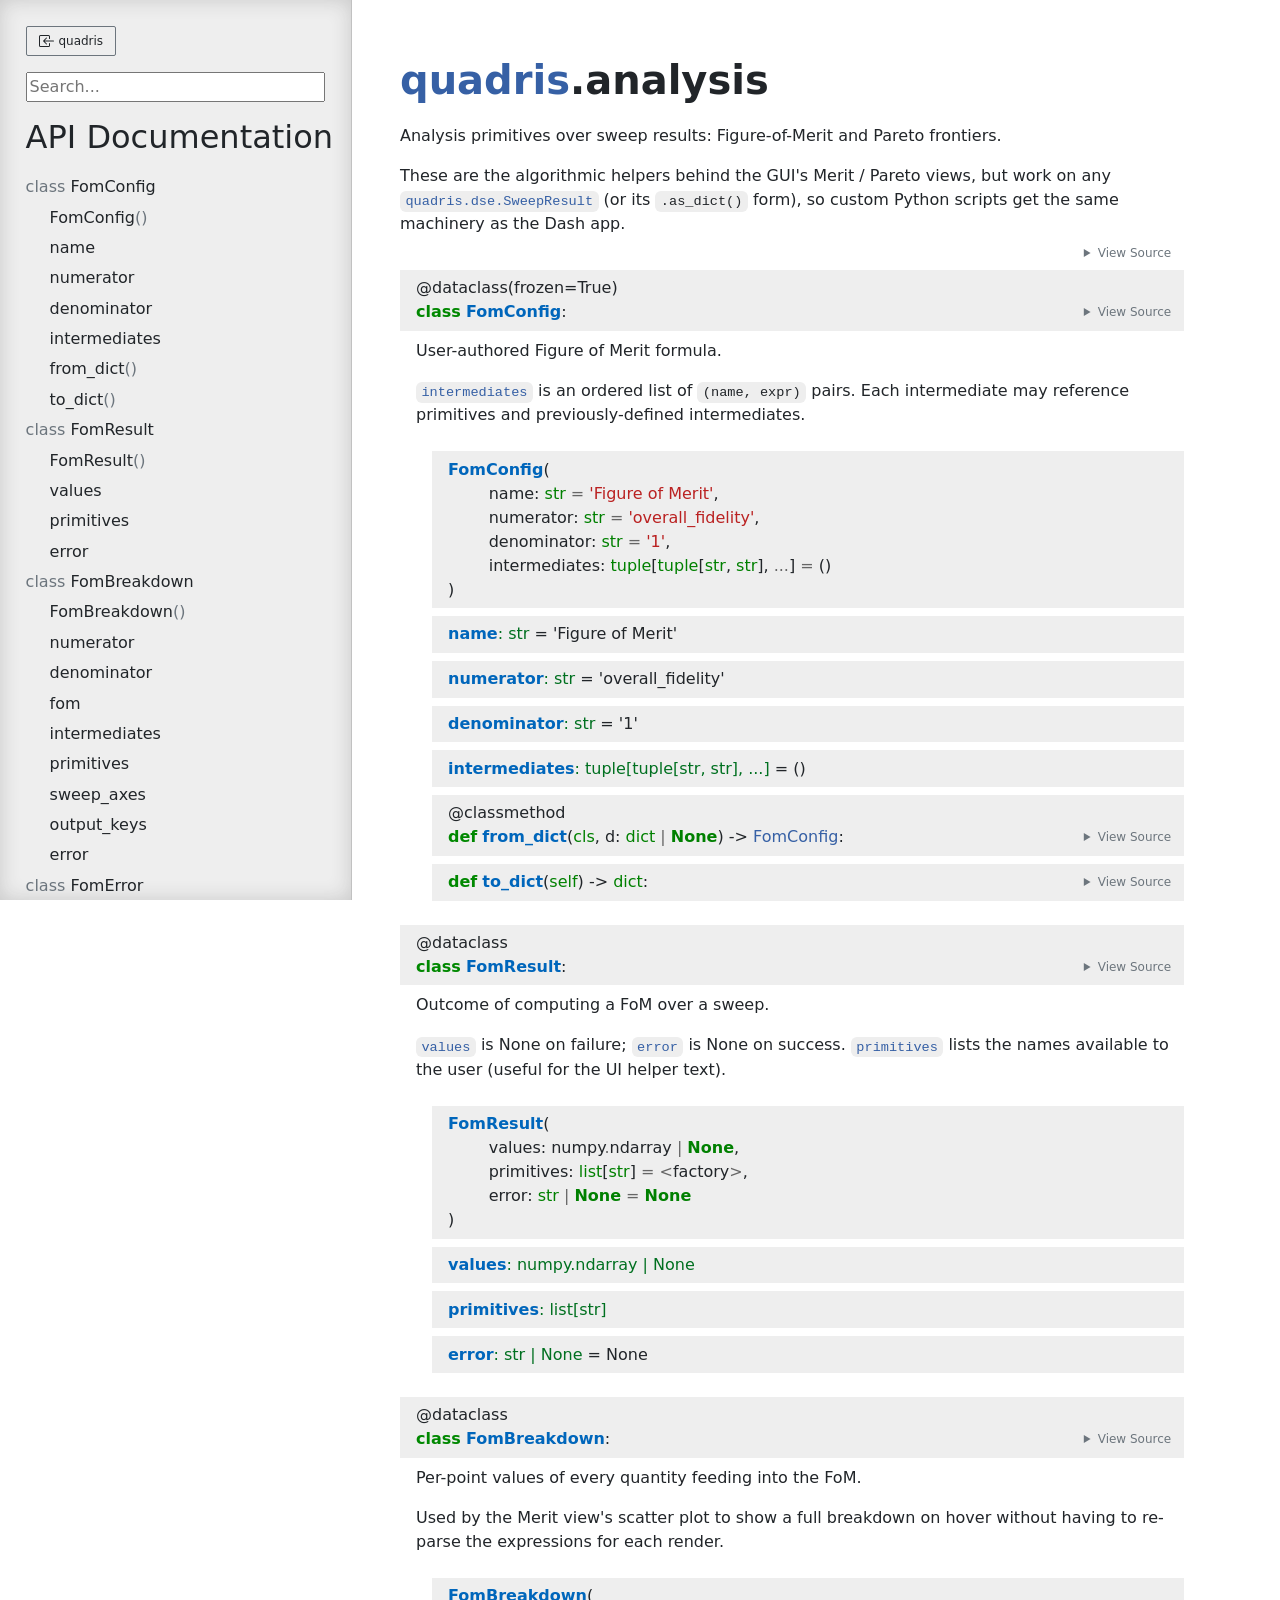
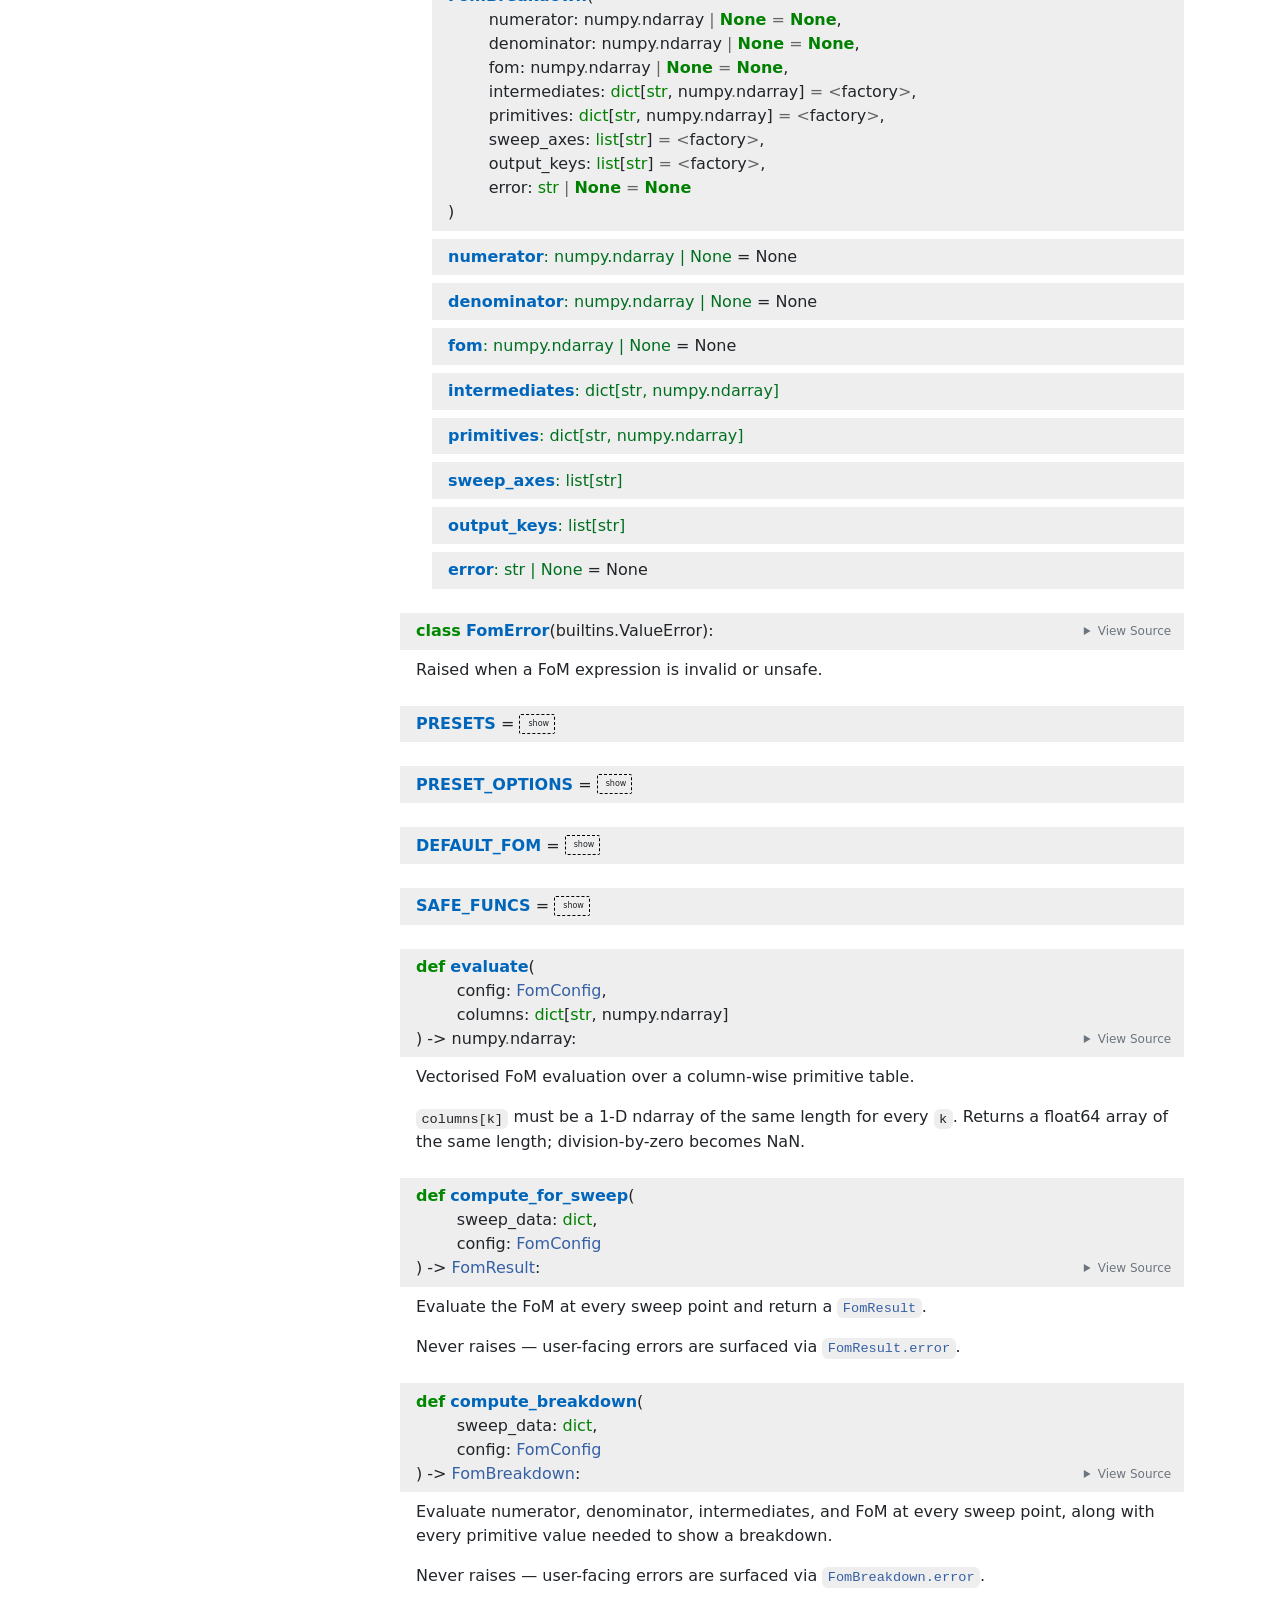
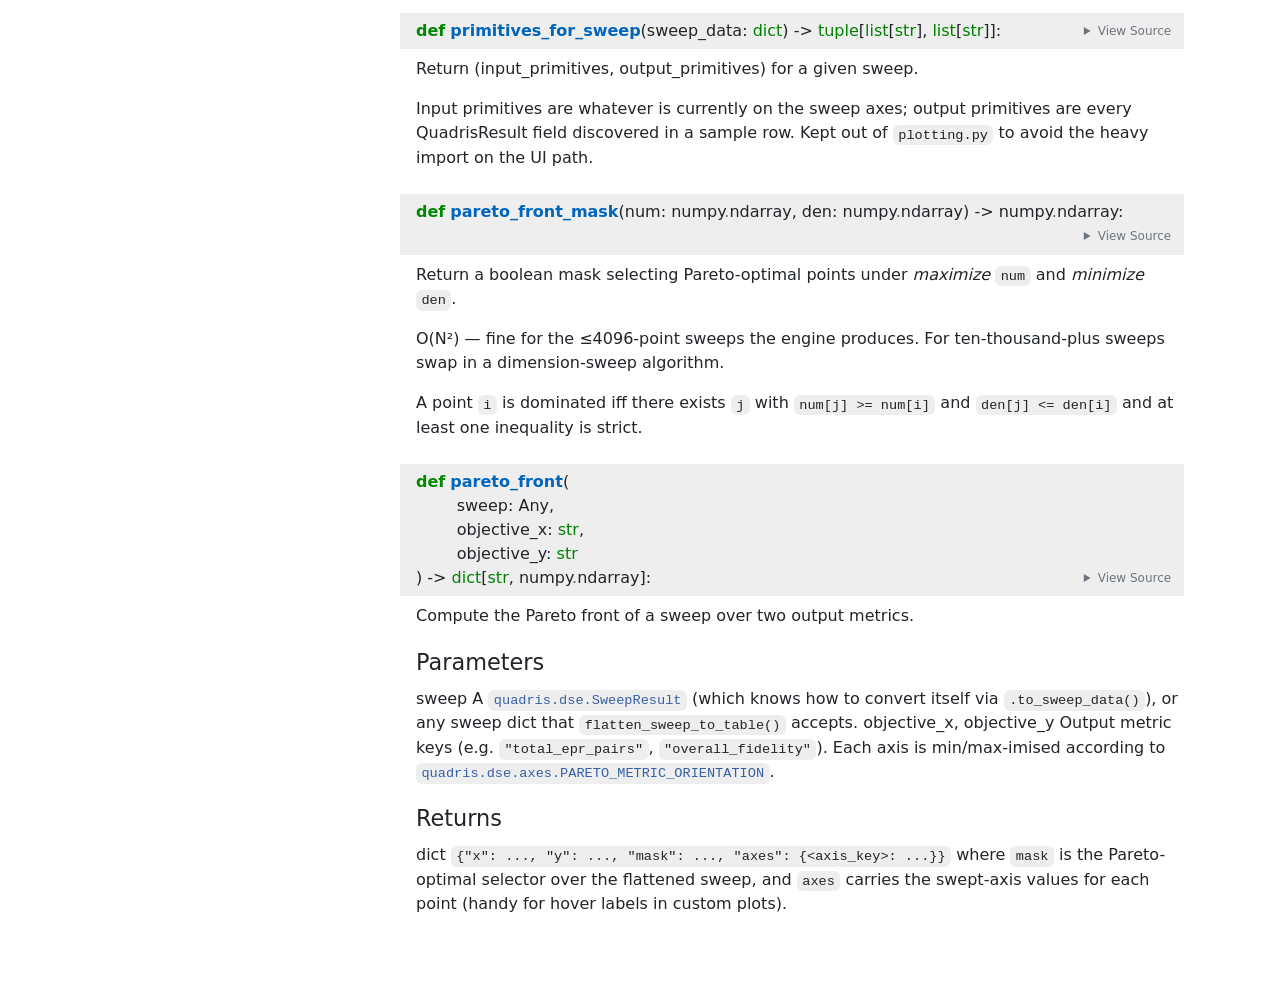
<file: docs/quadris/analysis.html>
<!doctype html>
<html lang="en">
<head>
    <meta charset="utf-8">
    <meta name="viewport" content="width=device-width, initial-scale=1">
    <meta name="generator" content="pdoc 16.0.0"/>
    <title>quadris.analysis API documentation</title>

    <style>/*! * Bootstrap Reboot v5.0.0 (https://getbootstrap.com/) * Copyright 2011-2021 The Bootstrap Authors * Copyright 2011-2021 Twitter, Inc. * Licensed under MIT (https://github.com/twbs/bootstrap/blob/main/LICENSE) * Forked from Normalize.css, licensed MIT (https://github.com/necolas/normalize.css/blob/master/LICENSE.md) */*,::after,::before{box-sizing:border-box}@media (prefers-reduced-motion:no-preference){:root{scroll-behavior:smooth}}body{margin:0;font-family:system-ui,-apple-system,"Segoe UI",Roboto,"Helvetica Neue",Arial,"Noto Sans","Liberation Sans",sans-serif,"Apple Color Emoji","Segoe UI Emoji","Segoe UI Symbol","Noto Color Emoji";font-size:1rem;font-weight:400;line-height:1.5;color:#212529;background-color:#fff;-webkit-text-size-adjust:100%;-webkit-tap-highlight-color:transparent}hr{margin:1rem 0;color:inherit;background-color:currentColor;border:0;opacity:.25}hr:not([size]){height:1px}h1,h2,h3,h4,h5,h6{margin-top:0;margin-bottom:.5rem;font-weight:500;line-height:1.2}h1{font-size:calc(1.375rem + 1.5vw)}@media (min-width:1200px){h1{font-size:2.5rem}}h2{font-size:calc(1.325rem + .9vw)}@media (min-width:1200px){h2{font-size:2rem}}h3{font-size:calc(1.3rem + .6vw)}@media (min-width:1200px){h3{font-size:1.75rem}}h4{font-size:calc(1.275rem + .3vw)}@media (min-width:1200px){h4{font-size:1.5rem}}h5{font-size:1.25rem}h6{font-size:1rem}p{margin-top:0;margin-bottom:1rem}abbr[data-bs-original-title],abbr[title]{-webkit-text-decoration:underline dotted;text-decoration:underline dotted;cursor:help;-webkit-text-decoration-skip-ink:none;text-decoration-skip-ink:none}address{margin-bottom:1rem;font-style:normal;line-height:inherit}ol,ul{padding-left:2rem}dl,ol,ul{margin-top:0;margin-bottom:1rem}ol ol,ol ul,ul ol,ul ul{margin-bottom:0}dt{font-weight:700}dd{margin-bottom:.5rem;margin-left:0}blockquote{margin:0 0 1rem}b,strong{font-weight:bolder}small{font-size:.875em}mark{padding:.2em;background-color:#fcf8e3}sub,sup{position:relative;font-size:.75em;line-height:0;vertical-align:baseline}sub{bottom:-.25em}sup{top:-.5em}a{color:#0d6efd;text-decoration:underline}a:hover{color:#0a58ca}a:not([href]):not([class]),a:not([href]):not([class]):hover{color:inherit;text-decoration:none}code,kbd,pre,samp{font-family:SFMono-Regular,Menlo,Monaco,Consolas,"Liberation Mono","Courier New",monospace;font-size:1em;direction:ltr;unicode-bidi:bidi-override}pre{display:block;margin-top:0;margin-bottom:1rem;overflow:auto;font-size:.875em}pre code{font-size:inherit;color:inherit;word-break:normal}code{font-size:.875em;color:#d63384;word-wrap:break-word}a>code{color:inherit}kbd{padding:.2rem .4rem;font-size:.875em;color:#fff;background-color:#212529;border-radius:.2rem}kbd kbd{padding:0;font-size:1em;font-weight:700}figure{margin:0 0 1rem}img,svg{vertical-align:middle}table{caption-side:bottom;border-collapse:collapse}caption{padding-top:.5rem;padding-bottom:.5rem;color:#6c757d;text-align:left}th{text-align:inherit;text-align:-webkit-match-parent}tbody,td,tfoot,th,thead,tr{border-color:inherit;border-style:solid;border-width:0}label{display:inline-block}button{border-radius:0}button:focus:not(:focus-visible){outline:0}button,input,optgroup,select,textarea{margin:0;font-family:inherit;font-size:inherit;line-height:inherit}button,select{text-transform:none}[role=button]{cursor:pointer}select{word-wrap:normal}select:disabled{opacity:1}[list]::-webkit-calendar-picker-indicator{display:none}[type=button],[type=reset],[type=submit],button{-webkit-appearance:button}[type=button]:not(:disabled),[type=reset]:not(:disabled),[type=submit]:not(:disabled),button:not(:disabled){cursor:pointer}::-moz-focus-inner{padding:0;border-style:none}textarea{resize:vertical}fieldset{min-width:0;padding:0;margin:0;border:0}legend{float:left;width:100%;padding:0;margin-bottom:.5rem;font-size:calc(1.275rem + .3vw);line-height:inherit}@media (min-width:1200px){legend{font-size:1.5rem}}legend+*{clear:left}::-webkit-datetime-edit-day-field,::-webkit-datetime-edit-fields-wrapper,::-webkit-datetime-edit-hour-field,::-webkit-datetime-edit-minute,::-webkit-datetime-edit-month-field,::-webkit-datetime-edit-text,::-webkit-datetime-edit-year-field{padding:0}::-webkit-inner-spin-button{height:auto}[type=search]{outline-offset:-2px;-webkit-appearance:textfield}::-webkit-search-decoration{-webkit-appearance:none}::-webkit-color-swatch-wrapper{padding:0}::file-selector-button{font:inherit}::-webkit-file-upload-button{font:inherit;-webkit-appearance:button}output{display:inline-block}iframe{border:0}summary{display:list-item;cursor:pointer}progress{vertical-align:baseline}[hidden]{display:none!important}</style>
    <style>/*! syntax-highlighting.css */pre{line-height:125%;}span.linenos{color:inherit; background-color:transparent; padding-left:5px; padding-right:20px;}.pdoc-code .hll{background-color:#ffffcc}.pdoc-code{background:#f8f8f8;}.pdoc-code .c{color:#3D7B7B; font-style:italic}.pdoc-code .err{border:1px solid #FF0000}.pdoc-code .k{color:#008000; font-weight:bold}.pdoc-code .o{color:#666666}.pdoc-code .ch{color:#3D7B7B; font-style:italic}.pdoc-code .cm{color:#3D7B7B; font-style:italic}.pdoc-code .cp{color:#9C6500}.pdoc-code .cpf{color:#3D7B7B; font-style:italic}.pdoc-code .c1{color:#3D7B7B; font-style:italic}.pdoc-code .cs{color:#3D7B7B; font-style:italic}.pdoc-code .gd{color:#A00000}.pdoc-code .ge{font-style:italic}.pdoc-code .gr{color:#E40000}.pdoc-code .gh{color:#000080; font-weight:bold}.pdoc-code .gi{color:#008400}.pdoc-code .go{color:#717171}.pdoc-code .gp{color:#000080; font-weight:bold}.pdoc-code .gs{font-weight:bold}.pdoc-code .gu{color:#800080; font-weight:bold}.pdoc-code .gt{color:#0044DD}.pdoc-code .kc{color:#008000; font-weight:bold}.pdoc-code .kd{color:#008000; font-weight:bold}.pdoc-code .kn{color:#008000; font-weight:bold}.pdoc-code .kp{color:#008000}.pdoc-code .kr{color:#008000; font-weight:bold}.pdoc-code .kt{color:#B00040}.pdoc-code .m{color:#666666}.pdoc-code .s{color:#BA2121}.pdoc-code .na{color:#687822}.pdoc-code .nb{color:#008000}.pdoc-code .nc{color:#0000FF; font-weight:bold}.pdoc-code .no{color:#880000}.pdoc-code .nd{color:#AA22FF}.pdoc-code .ni{color:#717171; font-weight:bold}.pdoc-code .ne{color:#CB3F38; font-weight:bold}.pdoc-code .nf{color:#0000FF}.pdoc-code .nl{color:#767600}.pdoc-code .nn{color:#0000FF; font-weight:bold}.pdoc-code .nt{color:#008000; font-weight:bold}.pdoc-code .nv{color:#19177C}.pdoc-code .ow{color:#AA22FF; font-weight:bold}.pdoc-code .w{color:#bbbbbb}.pdoc-code .mb{color:#666666}.pdoc-code .mf{color:#666666}.pdoc-code .mh{color:#666666}.pdoc-code .mi{color:#666666}.pdoc-code .mo{color:#666666}.pdoc-code .sa{color:#BA2121}.pdoc-code .sb{color:#BA2121}.pdoc-code .sc{color:#BA2121}.pdoc-code .dl{color:#BA2121}.pdoc-code .sd{color:#BA2121; font-style:italic}.pdoc-code .s2{color:#BA2121}.pdoc-code .se{color:#AA5D1F; font-weight:bold}.pdoc-code .sh{color:#BA2121}.pdoc-code .si{color:#A45A77; font-weight:bold}.pdoc-code .sx{color:#008000}.pdoc-code .sr{color:#A45A77}.pdoc-code .s1{color:#BA2121}.pdoc-code .ss{color:#19177C}.pdoc-code .bp{color:#008000}.pdoc-code .fm{color:#0000FF}.pdoc-code .vc{color:#19177C}.pdoc-code .vg{color:#19177C}.pdoc-code .vi{color:#19177C}.pdoc-code .vm{color:#19177C}.pdoc-code .il{color:#666666}</style>
    <style>/*! theme.css */:root{--pdoc-background:#fff;}.pdoc{--text:#212529;--muted:#6c757d;--link:#3660a5;--link-hover:#1659c5;--code:#f8f8f8;--active:#fff598;--accent:#eee;--accent2:#c1c1c1;--nav-hover:rgba(255, 255, 255, 0.5);--name:#0066BB;--def:#008800;--annotation:#007020;}</style>
    <style>/*! layout.css */html, body{width:100%;height:100%;}html, main{scroll-behavior:smooth;}body{background-color:var(--pdoc-background);}@media (max-width:769px){#navtoggle{cursor:pointer;position:absolute;width:50px;height:40px;top:1rem;right:1rem;border-color:var(--text);color:var(--text);display:flex;opacity:0.8;z-index:999;}#navtoggle:hover{opacity:1;}#togglestate + div{display:none;}#togglestate:checked + div{display:inherit;}main, header{padding:2rem 3vw;}header + main{margin-top:-3rem;}.git-button{display:none !important;}nav input[type="search"]{max-width:77%;}nav input[type="search"]:first-child{margin-top:-6px;}nav input[type="search"]:valid ~ *{display:none !important;}}@media (min-width:770px){:root{--sidebar-width:clamp(12.5rem, 28vw, 22rem);}nav{position:fixed;overflow:auto;height:100vh;width:var(--sidebar-width);}main, header{padding:3rem 2rem 3rem calc(var(--sidebar-width) + 3rem);width:calc(54rem + var(--sidebar-width));max-width:100%;}header + main{margin-top:-4rem;}#navtoggle{display:none;}}#togglestate{position:absolute;height:0;opacity:0;}nav.pdoc{--pad:clamp(0.5rem, 2vw, 1.75rem);--indent:1.5rem;background-color:var(--accent);border-right:1px solid var(--accent2);box-shadow:0 0 20px rgba(50, 50, 50, .2) inset;padding:0 0 0 var(--pad);overflow-wrap:anywhere;scrollbar-width:thin; scrollbar-color:var(--accent2) transparent; z-index:1}nav.pdoc::-webkit-scrollbar{width:.4rem; }nav.pdoc::-webkit-scrollbar-thumb{background-color:var(--accent2); }nav.pdoc > div{padding:var(--pad) 0;}nav.pdoc .module-list-button{display:inline-flex;align-items:center;color:var(--text);border-color:var(--muted);margin-bottom:1rem;}nav.pdoc .module-list-button:hover{border-color:var(--text);}nav.pdoc input[type=search]{display:block;outline-offset:0;width:calc(100% - var(--pad));}nav.pdoc .logo{max-width:calc(100% - var(--pad));max-height:35vh;display:block;margin:0 auto 1rem;transform:translate(calc(-.5 * var(--pad)), 0);}nav.pdoc ul{list-style:none;padding-left:0;}nav.pdoc > div > ul{margin-left:calc(0px - var(--pad));}nav.pdoc li a{padding:.2rem 0 .2rem calc(var(--pad) + var(--indent));}nav.pdoc > div > ul > li > a{padding-left:var(--pad);}nav.pdoc li{transition:all 100ms;}nav.pdoc li:hover{background-color:var(--nav-hover);}nav.pdoc a, nav.pdoc a:hover{color:var(--text);}nav.pdoc a{display:block;}nav.pdoc > h2:first-of-type{margin-top:1.5rem;}nav.pdoc .class:before{content:"class ";color:var(--muted);}nav.pdoc .function:after{content:"()";color:var(--muted);}nav.pdoc footer:before{content:"";display:block;width:calc(100% - var(--pad));border-top:solid var(--accent2) 1px;margin-top:1.5rem;padding-top:.5rem;}nav.pdoc footer{font-size:small;}</style>
    <style>/*! content.css */.pdoc{color:var(--text);box-sizing:border-box;line-height:1.5;background:none;}.pdoc .pdoc-button{cursor:pointer;display:inline-block;border:solid black 1px;border-radius:2px;font-size:.75rem;padding:calc(0.5em - 1px) 1em;transition:100ms all;}.pdoc .alert{padding:1rem 1rem 1rem calc(1.5rem + 24px);border:1px solid transparent;border-radius:.25rem;background-repeat:no-repeat;background-position:.75rem center;margin-bottom:1rem;}.pdoc .alert > em{display:none;}.pdoc .alert > *:last-child{margin-bottom:0;}.pdoc .alert.note{color:#084298;background-color:#cfe2ff;border-color:#b6d4fe;background-image:url("data:image/svg+xml,%3Csvg%20xmlns%3D%22http%3A//www.w3.org/2000/svg%22%20width%3D%2224%22%20height%3D%2224%22%20fill%3D%22%23084298%22%20viewBox%3D%220%200%2016%2016%22%3E%3Cpath%20d%3D%22M8%2016A8%208%200%201%200%208%200a8%208%200%200%200%200%2016zm.93-9.412-1%204.705c-.07.34.029.533.304.533.194%200%20.487-.07.686-.246l-.088.416c-.287.346-.92.598-1.465.598-.703%200-1.002-.422-.808-1.319l.738-3.468c.064-.293.006-.399-.287-.47l-.451-.081.082-.381%202.29-.287zM8%205.5a1%201%200%201%201%200-2%201%201%200%200%201%200%202z%22/%3E%3C/svg%3E");}.pdoc .alert.tip{color:#0a3622;background-color:#d1e7dd;border-color:#a3cfbb;background-image:url("data:image/svg+xml,%3Csvg%20xmlns%3D%22http%3A//www.w3.org/2000/svg%22%20width%3D%2224%22%20height%3D%2224%22%20fill%3D%22%230a3622%22%20viewBox%3D%220%200%2016%2016%22%3E%3Cpath%20d%3D%22M2%206a6%206%200%201%201%2010.174%204.31c-.203.196-.359.4-.453.619l-.762%201.769A.5.5%200%200%201%2010.5%2013a.5.5%200%200%201%200%201%20.5.5%200%200%201%200%201l-.224.447a1%201%200%200%201-.894.553H6.618a1%201%200%200%201-.894-.553L5.5%2015a.5.5%200%200%201%200-1%20.5.5%200%200%201%200-1%20.5.5%200%200%201-.46-.302l-.761-1.77a2%202%200%200%200-.453-.618A5.98%205.98%200%200%201%202%206m6-5a5%205%200%200%200-3.479%208.592c.263.254.514.564.676.941L5.83%2012h4.342l.632-1.467c.162-.377.413-.687.676-.941A5%205%200%200%200%208%201%22/%3E%3C/svg%3E");}.pdoc .alert.important{color:#055160;background-color:#cff4fc;border-color:#9eeaf9;background-image:url("data:image/svg+xml,%3Csvg%20xmlns%3D%22http%3A//www.w3.org/2000/svg%22%20width%3D%2224%22%20height%3D%2224%22%20fill%3D%22%23055160%22%20viewBox%3D%220%200%2016%2016%22%3E%3Cpath%20d%3D%22M2%200a2%202%200%200%200-2%202v12a2%202%200%200%200%202%202h12a2%202%200%200%200%202-2V2a2%202%200%200%200-2-2zm6%204c.535%200%20.954.462.9.995l-.35%203.507a.552.552%200%200%201-1.1%200L7.1%204.995A.905.905%200%200%201%208%204m.002%206a1%201%200%201%201%200%202%201%201%200%200%201%200-2%22/%3E%3C/svg%3E");}.pdoc .alert.warning{color:#664d03;background-color:#fff3cd;border-color:#ffecb5;background-image:url("data:image/svg+xml,%3Csvg%20xmlns%3D%22http%3A//www.w3.org/2000/svg%22%20width%3D%2224%22%20height%3D%2224%22%20fill%3D%22%23664d03%22%20viewBox%3D%220%200%2016%2016%22%3E%3Cpath%20d%3D%22M8.982%201.566a1.13%201.13%200%200%200-1.96%200L.165%2013.233c-.457.778.091%201.767.98%201.767h13.713c.889%200%201.438-.99.98-1.767L8.982%201.566zM8%205c.535%200%20.954.462.9.995l-.35%203.507a.552.552%200%200%201-1.1%200L7.1%205.995A.905.905%200%200%201%208%205zm.002%206a1%201%200%201%201%200%202%201%201%200%200%201%200-2z%22/%3E%3C/svg%3E");}.pdoc .alert.caution{color:#842029;background-color:#f8d7da;border-color:#f5c2c7;background-image:url("data:image/svg+xml,%3Csvg%20xmlns%3D%22http%3A//www.w3.org/2000/svg%22%20width%3D%2224%22%20height%3D%2224%22%20fill%3D%22%23842029%22%20viewBox%3D%220%200%2016%2016%22%3E%3Cpath%20d%3D%22M11.46.146A.5.5%200%200%200%2011.107%200H4.893a.5.5%200%200%200-.353.146L.146%204.54A.5.5%200%200%200%200%204.893v6.214a.5.5%200%200%200%20.146.353l4.394%204.394a.5.5%200%200%200%20.353.146h6.214a.5.5%200%200%200%20.353-.146l4.394-4.394a.5.5%200%200%200%20.146-.353V4.893a.5.5%200%200%200-.146-.353zM8%204c.535%200%20.954.462.9.995l-.35%203.507a.552.552%200%200%201-1.1%200L7.1%204.995A.905.905%200%200%201%208%204m.002%206a1%201%200%201%201%200%202%201%201%200%200%201%200-2%22/%3E%3C/svg%3E");}.pdoc .alert.danger{color:#842029;background-color:#f8d7da;border-color:#f5c2c7;background-image:url("data:image/svg+xml,%3Csvg%20xmlns%3D%22http%3A//www.w3.org/2000/svg%22%20width%3D%2224%22%20height%3D%2224%22%20fill%3D%22%23842029%22%20viewBox%3D%220%200%2016%2016%22%3E%3Cpath%20d%3D%22M5.52.359A.5.5%200%200%201%206%200h4a.5.5%200%200%201%20.474.658L8.694%206H12.5a.5.5%200%200%201%20.395.807l-7%209a.5.5%200%200%201-.873-.454L6.823%209.5H3.5a.5.5%200%200%201-.48-.641l2.5-8.5z%22/%3E%3C/svg%3E");}.pdoc .visually-hidden{position:absolute !important;width:1px !important;height:1px !important;padding:0 !important;margin:-1px !important;overflow:hidden !important;clip:rect(0, 0, 0, 0) !important;white-space:nowrap !important;border:0 !important;}.pdoc h1, .pdoc h2, .pdoc h3{font-weight:300;margin:.3em 0;padding:.2em 0;}.pdoc > section:not(.module-info) h1{font-size:1.5rem;font-weight:500;}.pdoc > section:not(.module-info) h2{font-size:1.4rem;font-weight:500;}.pdoc > section:not(.module-info) h3{font-size:1.3rem;font-weight:500;}.pdoc > section:not(.module-info) h4{font-size:1.2rem;}.pdoc > section:not(.module-info) h5{font-size:1.1rem;}.pdoc a{text-decoration:none;color:var(--link);}.pdoc a:hover{color:var(--link-hover);}.pdoc blockquote{margin-left:2rem;}.pdoc pre{border-top:1px solid var(--accent2);border-bottom:1px solid var(--accent2);margin-top:0;margin-bottom:1em;padding:.5rem 0 .5rem .5rem;overflow-x:auto;background-color:var(--code);}.pdoc code{color:var(--text);padding:.2em .4em;margin:0;font-size:85%;background-color:var(--accent);border-radius:6px;}.pdoc a > code{color:inherit;}.pdoc pre > code{display:inline-block;font-size:inherit;background:none;border:none;padding:0;}.pdoc > section:not(.module-info){margin-bottom:1.5rem;}.pdoc .modulename{margin-top:0;font-weight:bold;}.pdoc .modulename a{color:var(--link);transition:100ms all;}.pdoc .git-button{float:right;border:solid var(--link) 1px;}.pdoc .git-button:hover{background-color:var(--link);color:var(--pdoc-background);}.view-source-toggle-state,.view-source-toggle-state ~ .pdoc-code{display:none;}.view-source-toggle-state:checked ~ .pdoc-code{display:block;}.view-source-button{display:inline-block;float:right;font-size:.75rem;line-height:1.5rem;color:var(--muted);padding:0 .4rem 0 1.3rem;cursor:pointer;text-indent:-2px;}.view-source-button > span{visibility:hidden;}.module-info .view-source-button{float:none;display:flex;justify-content:flex-end;margin:-1.2rem .4rem -.2rem 0;}.view-source-button::before{position:absolute;content:"View Source";display:list-item;list-style-type:disclosure-closed;}.view-source-toggle-state:checked ~ .attr .view-source-button::before,.view-source-toggle-state:checked ~ .view-source-button::before{list-style-type:disclosure-open;}.pdoc .docstring{margin-bottom:1.5rem;}.pdoc section:not(.module-info) .docstring{margin-left:clamp(0rem, 5vw - 2rem, 1rem);}.pdoc .docstring .pdoc-code{margin-left:1em;margin-right:1em;}.pdoc h1:target,.pdoc h2:target,.pdoc h3:target,.pdoc h4:target,.pdoc h5:target,.pdoc h6:target,.pdoc .pdoc-code > pre > span:target{background-color:var(--active);box-shadow:-1rem 0 0 0 var(--active);}.pdoc .pdoc-code > pre > span:target{display:block;}.pdoc div:target > .attr,.pdoc section:target > .attr,.pdoc dd:target > a{background-color:var(--active);}.pdoc *{scroll-margin:2rem;}.pdoc .pdoc-code .linenos{user-select:none;}.pdoc .attr:hover{filter:contrast(0.95);}.pdoc section, .pdoc .classattr{position:relative;}.pdoc .headerlink{--width:clamp(1rem, 3vw, 2rem);position:absolute;top:0;left:calc(0rem - var(--width));transition:all 100ms ease-in-out;opacity:0;}.pdoc .headerlink::before{content:"#";display:block;text-align:center;width:var(--width);height:2.3rem;line-height:2.3rem;font-size:1.5rem;}.pdoc .attr:hover ~ .headerlink,.pdoc *:target > .headerlink,.pdoc .headerlink:hover{opacity:1;}.pdoc .attr{display:block;margin:.5rem 0 .5rem;padding:.4rem .4rem .4rem 1rem;background-color:var(--accent);overflow-x:auto;}.pdoc .classattr{margin-left:2rem;}.pdoc .decorator-deprecated{color:#842029;}.pdoc .decorator-deprecated ~ span{filter:grayscale(1) opacity(0.8);}.pdoc .name{color:var(--name);font-weight:bold;}.pdoc .def{color:var(--def);font-weight:bold;}.pdoc .signature{background-color:transparent;}.pdoc .param, .pdoc .return-annotation{white-space:pre;}.pdoc .signature.multiline .param{display:block;}.pdoc .signature.condensed .param{display:inline-block;}.pdoc .annotation{color:var(--annotation);}.pdoc .view-value-toggle-state,.pdoc .view-value-toggle-state ~ .default_value{display:none;}.pdoc .view-value-toggle-state:checked ~ .default_value{display:inherit;}.pdoc .view-value-button{font-size:.5rem;vertical-align:middle;border-style:dashed;margin-top:-0.1rem;}.pdoc .view-value-button:hover{background:white;}.pdoc .view-value-button::before{content:"show";text-align:center;width:2.2em;display:inline-block;}.pdoc .view-value-toggle-state:checked ~ .view-value-button::before{content:"hide";}.pdoc .inherited{margin-left:2rem;}.pdoc .inherited dt{font-weight:700;}.pdoc .inherited dt, .pdoc .inherited dd{display:inline;margin-left:0;margin-bottom:.5rem;}.pdoc .inherited dd:not(:last-child):after{content:", ";}.pdoc .inherited .class:before{content:"class ";}.pdoc .inherited .function a:after{content:"()";}.pdoc .search-result .docstring{overflow:auto;max-height:25vh;}.pdoc .search-result.focused > .attr{background-color:var(--active);}.pdoc .attribution{margin-top:2rem;display:block;opacity:0.5;transition:all 200ms;filter:grayscale(100%);}.pdoc .attribution:hover{opacity:1;filter:grayscale(0%);}.pdoc .attribution img{margin-left:5px;height:27px;vertical-align:bottom;width:50px;transition:all 200ms;}.pdoc table{display:block;width:max-content;max-width:100%;overflow:auto;margin-bottom:1rem;}.pdoc table th{font-weight:600;}.pdoc table th, .pdoc table td{padding:6px 13px;border:1px solid var(--accent2);}</style>
    <style>/*! custom.css */</style></head>
<body>
    <nav class="pdoc">
        <label id="navtoggle" for="togglestate" class="pdoc-button"><svg xmlns='http://www.w3.org/2000/svg' viewBox='0 0 30 30'><path stroke-linecap='round' stroke="currentColor" stroke-miterlimit='10' stroke-width='2' d='M4 7h22M4 15h22M4 23h22'/></svg></label>
        <input id="togglestate" type="checkbox" aria-hidden="true" tabindex="-1">
        <div>            <a class="pdoc-button module-list-button" href="../quadris.html">
<svg xmlns="http://www.w3.org/2000/svg" width="16" height="16" fill="currentColor" class="bi bi-box-arrow-in-left" viewBox="0 0 16 16">
  <path fill-rule="evenodd" d="M10 3.5a.5.5 0 0 0-.5-.5h-8a.5.5 0 0 0-.5.5v9a.5.5 0 0 0 .5.5h8a.5.5 0 0 0 .5-.5v-2a.5.5 0 0 1 1 0v2A1.5 1.5 0 0 1 9.5 14h-8A1.5 1.5 0 0 1 0 12.5v-9A1.5 1.5 0 0 1 1.5 2h8A1.5 1.5 0 0 1 11 3.5v2a.5.5 0 0 1-1 0v-2z"/>
  <path fill-rule="evenodd" d="M4.146 8.354a.5.5 0 0 1 0-.708l3-3a.5.5 0 1 1 .708.708L5.707 7.5H14.5a.5.5 0 0 1 0 1H5.707l2.147 2.146a.5.5 0 0 1-.708.708l-3-3z"/>
</svg>                &nbsp;quadris</a>


            <input type="search" placeholder="Search..." role="searchbox" aria-label="search"
                   pattern=".+" required>



            <h2>API Documentation</h2>
                <ul class="memberlist">
            <li>
                    <a class="class" href="#FomConfig">FomConfig</a>
                            <ul class="memberlist">
                        <li>
                                <a class="function" href="#FomConfig.__init__">FomConfig</a>
                        </li>
                        <li>
                                <a class="variable" href="#FomConfig.name">name</a>
                        </li>
                        <li>
                                <a class="variable" href="#FomConfig.numerator">numerator</a>
                        </li>
                        <li>
                                <a class="variable" href="#FomConfig.denominator">denominator</a>
                        </li>
                        <li>
                                <a class="variable" href="#FomConfig.intermediates">intermediates</a>
                        </li>
                        <li>
                                <a class="function" href="#FomConfig.from_dict">from_dict</a>
                        </li>
                        <li>
                                <a class="function" href="#FomConfig.to_dict">to_dict</a>
                        </li>
                </ul>

            </li>
            <li>
                    <a class="class" href="#FomResult">FomResult</a>
                            <ul class="memberlist">
                        <li>
                                <a class="function" href="#FomResult.__init__">FomResult</a>
                        </li>
                        <li>
                                <a class="variable" href="#FomResult.values">values</a>
                        </li>
                        <li>
                                <a class="variable" href="#FomResult.primitives">primitives</a>
                        </li>
                        <li>
                                <a class="variable" href="#FomResult.error">error</a>
                        </li>
                </ul>

            </li>
            <li>
                    <a class="class" href="#FomBreakdown">FomBreakdown</a>
                            <ul class="memberlist">
                        <li>
                                <a class="function" href="#FomBreakdown.__init__">FomBreakdown</a>
                        </li>
                        <li>
                                <a class="variable" href="#FomBreakdown.numerator">numerator</a>
                        </li>
                        <li>
                                <a class="variable" href="#FomBreakdown.denominator">denominator</a>
                        </li>
                        <li>
                                <a class="variable" href="#FomBreakdown.fom">fom</a>
                        </li>
                        <li>
                                <a class="variable" href="#FomBreakdown.intermediates">intermediates</a>
                        </li>
                        <li>
                                <a class="variable" href="#FomBreakdown.primitives">primitives</a>
                        </li>
                        <li>
                                <a class="variable" href="#FomBreakdown.sweep_axes">sweep_axes</a>
                        </li>
                        <li>
                                <a class="variable" href="#FomBreakdown.output_keys">output_keys</a>
                        </li>
                        <li>
                                <a class="variable" href="#FomBreakdown.error">error</a>
                        </li>
                </ul>

            </li>
            <li>
                    <a class="class" href="#FomError">FomError</a>
                            <ul class="memberlist">
                </ul>

            </li>
            <li>
                    <a class="variable" href="#PRESETS">PRESETS</a>
            </li>
            <li>
                    <a class="variable" href="#PRESET_OPTIONS">PRESET_OPTIONS</a>
            </li>
            <li>
                    <a class="variable" href="#DEFAULT_FOM">DEFAULT_FOM</a>
            </li>
            <li>
                    <a class="variable" href="#SAFE_FUNCS">SAFE_FUNCS</a>
            </li>
            <li>
                    <a class="function" href="#evaluate">evaluate</a>
            </li>
            <li>
                    <a class="function" href="#compute_for_sweep">compute_for_sweep</a>
            </li>
            <li>
                    <a class="function" href="#compute_breakdown">compute_breakdown</a>
            </li>
            <li>
                    <a class="function" href="#primitives_for_sweep">primitives_for_sweep</a>
            </li>
            <li>
                    <a class="function" href="#pareto_front_mask">pareto_front_mask</a>
            </li>
            <li>
                    <a class="function" href="#pareto_front">pareto_front</a>
            </li>
    </ul>



        <a class="attribution" title="pdoc: Python API documentation generator" href="https://pdoc.dev" target="_blank">
            built with <span class="visually-hidden">pdoc</span><img
                alt="pdoc logo"
                src="data:image/svg+xml,%3Csvg%20xmlns%3D%22http%3A//www.w3.org/2000/svg%22%20role%3D%22img%22%20aria-label%3D%22pdoc%20logo%22%20width%3D%22300%22%20height%3D%22160%22%20viewBox%3D%220%200%20150%2080%22%3E%3Ctitle%3Epdoc%3C/title%3E%3Cpath%20d%3D%22M132.316%2048.886c.276-4.679%202.342-6.698%204.409-7.982s4.27-1.165%206.751-1.055c1.586.07%203.044.156%204.222-.482%201.142-.619%202.026-1.932%202.162-3.739.268-3.576-1.929-5.368-5.006-5.551s-7.599.524-10.517%201.606c-4.455%201.652-8.588%206.606-9.552%208.992s-2.342%206.193-1.745%2010.873%202.664%209.221%205.878%2011.79%205.878%203.808%2010.103%204.312%203.444.229%206.062.229%205.006-2.202%204.914-4.909-2.296-5.001-4.501-4.863-3.077.505-5.281.229-7.715-2.064-7.899-9.451z%22%20fill%3D%22%23198754%22/%3E%3Ccircle%20cx%3D%22101.504%22%20cy%3D%2248.943%22%20r%3D%2214.208%22%20fill%3D%22none%22%20stroke%3D%22%23198754%22%20stroke-width%3D%229.354%22/%3E%3Cpath%20d%3D%22M87.81.002c-3.637.065-5.001.454-7.014%201.232s-3.443%201.363-6.3%204.282c-1.723%201.76-3.148%205.019-3.776%207.329-.413%201.521-.316%202.63-.316%202.63l-.195%2034.612c.065%205.774-6.755%208.305-9.612%208.37s-9.678-1.038-9.743-9.408%207.128-9.521%208.362-9.521c1.413-.13%202.526-.021%203.718-.016%202.071.009%204.157-.778%204.092-4.671s-4.157-4.736-4.157-4.736c-6.3-.843-11.43%202.206-11.43%202.206S40.917%2038.15%2041.372%2049.634%2051.568%2068.19%2061.311%2068.125s18.316-7.007%2018.445-17.193l.13-22.772c.046-2.291%202.683-3.644%204.476-4.203.745-.232%201.694-.274%201.694-.274l10.457-.13s4.871-.324%207.729-3.114%204.352-6.294%204.352-6.294.974-3.049.13-4.606-.195-1.233-2.792-3.309-8.573-4.477-8.573-4.477S91.447-.063%2087.81.002zM0%2047.169l.065%2028.417S0%2080.127%204.481%2079.997s5.072-3.866%205.049-4.152l-.113-28.482s1.624-7.656%209.937-7.721%2010.002%206.942%2010.002%208.499-.909%2010.51-9.093%2010.51c-.948%200-2.99-.567-4.145-.272-3.919%201-3.194%204.554-3.194%204.554s.065%205.061%207.404%204.996%2018.575-6.034%2018.575-19.074S26.953%2030.04%2019.549%2029.91%201.234%2035.296%200%2047.169z%22%20fill%3D%22%23198754%22/%3E%3Cg%20transform%3D%22matrix%28.325601%200%200%20.325256%20-10.32669%20-45.802786%29%22%3E%3Ccircle%20cx%3D%22297.554%22%20cy%3D%22172.286%22%20r%3D%2216.5%22%20fill%3D%22%23fff%22/%3E%3Cellipse%20cx%3D%22297.709%22%20cy%3D%22172.642%22%20rx%3D%2211.071%22%20ry%3D%2210.871%22%20fill%3D%22%23105a48%22/%3E%3Ccircle%20cx%3D%22304.104%22%20cy%3D%22167.667%22%20r%3D%224.5%22%20fill%3D%22%23fff%22/%3E%3C/g%3E%3Cpath%20d%3D%22M94.661%2017.032l.893-1.476s.99.714%201.916.925%201.575.114%202.955.114l14.565-.162c1.283-.032%203.085-.762%203.02-3.293s-.373-3.503-.373-3.503l1.283-.487s.52.503.877%201.573.309%201.995.292%202.66-.227%201.541-.227%201.541%201.564-.308%202.359-1.038.823-.779%201.489-1.508.812-.86.812-.86.552-.13.877.26.341.957.065%201.46-1.672%202.206-3.247%203.066-2.76%201.427-3.929%201.768-3.848.73-7.063.714l-10.944-.114s-2.143-.081-3.02-.373-2.241-.973-2.598-1.265z%22%20fill%3D%22%23d36d49%22/%3E%3Cg%20fill%3D%22%23105a48%22%3E%3Cellipse%20cx%3D%2293.052%22%20cy%3D%2243.567%22%20rx%3D%22.869%22%20ry%3D%221.014%22%20transform%3D%22rotate%28341.022%29%22/%3E%3Cellipse%20cx%3D%22104.3%22%20cy%3D%22-16.184%22%20rx%3D%22.865%22%20ry%3D%221.009%22%20transform%3D%22rotate%2814.786%29%22/%3E%3C/g%3E%3C/svg%3E"/>
        </a>
</div>
    </nav>
    <main class="pdoc">
            <section class="module-info">
                    <h1 class="modulename">
<a href="./../quadris.html">quadris</a><wbr>.analysis    </h1>

                        <div class="docstring"><p>Analysis primitives over sweep results: Figure-of-Merit and Pareto frontiers.</p>

<p>These are the algorithmic helpers behind the GUI's Merit / Pareto views, but
work on any <code><a href="dse.html#SweepResult">quadris.dse.SweepResult</a></code> (or its <code>.as_dict()</code> form), so
custom Python scripts get the same machinery as the Dash app.</p>
</div>

                        <input id="mod-analysis-view-source" class="view-source-toggle-state" type="checkbox" aria-hidden="true" tabindex="-1">

                        <label class="view-source-button" for="mod-analysis-view-source"><span>View Source</span></label>

                        <div class="pdoc-code codehilite"><pre><span></span><span id="L-1"><a href="#L-1"><span class="linenos"> 1</span></a><span class="sd">&quot;&quot;&quot;</span>
</span><span id="L-2"><a href="#L-2"><span class="linenos"> 2</span></a><span class="sd">Analysis primitives over sweep results: Figure-of-Merit and Pareto frontiers.</span>
</span><span id="L-3"><a href="#L-3"><span class="linenos"> 3</span></a>
</span><span id="L-4"><a href="#L-4"><span class="linenos"> 4</span></a><span class="sd">These are the algorithmic helpers behind the GUI&#39;s Merit / Pareto views, but</span>
</span><span id="L-5"><a href="#L-5"><span class="linenos"> 5</span></a><span class="sd">work on any :class:`quadris.dse.SweepResult` (or its ``.as_dict()`` form), so</span>
</span><span id="L-6"><a href="#L-6"><span class="linenos"> 6</span></a><span class="sd">custom Python scripts get the same machinery as the Dash app.</span>
</span><span id="L-7"><a href="#L-7"><span class="linenos"> 7</span></a><span class="sd">&quot;&quot;&quot;</span>
</span><span id="L-8"><a href="#L-8"><span class="linenos"> 8</span></a>
</span><span id="L-9"><a href="#L-9"><span class="linenos"> 9</span></a><span class="kn">from</span><span class="w"> </span><span class="nn">.fom</span><span class="w"> </span><span class="kn">import</span> <span class="p">(</span>
</span><span id="L-10"><a href="#L-10"><span class="linenos">10</span></a>    <span class="n">DEFAULT_FOM</span><span class="p">,</span>
</span><span id="L-11"><a href="#L-11"><span class="linenos">11</span></a>    <span class="n">PRESETS</span><span class="p">,</span>
</span><span id="L-12"><a href="#L-12"><span class="linenos">12</span></a>    <span class="n">PRESET_OPTIONS</span><span class="p">,</span>
</span><span id="L-13"><a href="#L-13"><span class="linenos">13</span></a>    <span class="n">FomBreakdown</span><span class="p">,</span>
</span><span id="L-14"><a href="#L-14"><span class="linenos">14</span></a>    <span class="n">FomConfig</span><span class="p">,</span>
</span><span id="L-15"><a href="#L-15"><span class="linenos">15</span></a>    <span class="n">FomError</span><span class="p">,</span>
</span><span id="L-16"><a href="#L-16"><span class="linenos">16</span></a>    <span class="n">FomResult</span><span class="p">,</span>
</span><span id="L-17"><a href="#L-17"><span class="linenos">17</span></a>    <span class="n">SAFE_FUNCS</span><span class="p">,</span>
</span><span id="L-18"><a href="#L-18"><span class="linenos">18</span></a>    <span class="n">compute_breakdown</span><span class="p">,</span>
</span><span id="L-19"><a href="#L-19"><span class="linenos">19</span></a>    <span class="n">compute_for_sweep</span><span class="p">,</span>
</span><span id="L-20"><a href="#L-20"><span class="linenos">20</span></a>    <span class="n">evaluate</span><span class="p">,</span>
</span><span id="L-21"><a href="#L-21"><span class="linenos">21</span></a>    <span class="n">primitives_for_sweep</span><span class="p">,</span>
</span><span id="L-22"><a href="#L-22"><span class="linenos">22</span></a><span class="p">)</span>
</span><span id="L-23"><a href="#L-23"><span class="linenos">23</span></a><span class="kn">from</span><span class="w"> </span><span class="nn">.pareto</span><span class="w"> </span><span class="kn">import</span> <span class="n">pareto_front</span><span class="p">,</span> <span class="n">pareto_front_mask</span>
</span><span id="L-24"><a href="#L-24"><span class="linenos">24</span></a>
</span><span id="L-25"><a href="#L-25"><span class="linenos">25</span></a><span class="n">__all__</span> <span class="o">=</span> <span class="p">[</span>
</span><span id="L-26"><a href="#L-26"><span class="linenos">26</span></a>    <span class="c1"># FoM</span>
</span><span id="L-27"><a href="#L-27"><span class="linenos">27</span></a>    <span class="s2">&quot;FomConfig&quot;</span><span class="p">,</span>
</span><span id="L-28"><a href="#L-28"><span class="linenos">28</span></a>    <span class="s2">&quot;FomResult&quot;</span><span class="p">,</span>
</span><span id="L-29"><a href="#L-29"><span class="linenos">29</span></a>    <span class="s2">&quot;FomBreakdown&quot;</span><span class="p">,</span>
</span><span id="L-30"><a href="#L-30"><span class="linenos">30</span></a>    <span class="s2">&quot;FomError&quot;</span><span class="p">,</span>
</span><span id="L-31"><a href="#L-31"><span class="linenos">31</span></a>    <span class="s2">&quot;PRESETS&quot;</span><span class="p">,</span>
</span><span id="L-32"><a href="#L-32"><span class="linenos">32</span></a>    <span class="s2">&quot;PRESET_OPTIONS&quot;</span><span class="p">,</span>
</span><span id="L-33"><a href="#L-33"><span class="linenos">33</span></a>    <span class="s2">&quot;DEFAULT_FOM&quot;</span><span class="p">,</span>
</span><span id="L-34"><a href="#L-34"><span class="linenos">34</span></a>    <span class="s2">&quot;SAFE_FUNCS&quot;</span><span class="p">,</span>
</span><span id="L-35"><a href="#L-35"><span class="linenos">35</span></a>    <span class="s2">&quot;evaluate&quot;</span><span class="p">,</span>
</span><span id="L-36"><a href="#L-36"><span class="linenos">36</span></a>    <span class="s2">&quot;compute_for_sweep&quot;</span><span class="p">,</span>
</span><span id="L-37"><a href="#L-37"><span class="linenos">37</span></a>    <span class="s2">&quot;compute_breakdown&quot;</span><span class="p">,</span>
</span><span id="L-38"><a href="#L-38"><span class="linenos">38</span></a>    <span class="s2">&quot;primitives_for_sweep&quot;</span><span class="p">,</span>
</span><span id="L-39"><a href="#L-39"><span class="linenos">39</span></a>    <span class="c1"># Pareto</span>
</span><span id="L-40"><a href="#L-40"><span class="linenos">40</span></a>    <span class="s2">&quot;pareto_front_mask&quot;</span><span class="p">,</span>
</span><span id="L-41"><a href="#L-41"><span class="linenos">41</span></a>    <span class="s2">&quot;pareto_front&quot;</span><span class="p">,</span>
</span><span id="L-42"><a href="#L-42"><span class="linenos">42</span></a><span class="p">]</span>
</span></pre></div>


            </section>
                <section id="FomConfig">
                            <input id="FomConfig-view-source" class="view-source-toggle-state" type="checkbox" aria-hidden="true" tabindex="-1">
<div class="attr class">
                    <div class="decorator decorator-dataclass">@dataclass(frozen=True)</div>

    <span class="def">class</span>
    <span class="name">FomConfig</span>:

                <label class="view-source-button" for="FomConfig-view-source"><span>View Source</span></label>

    </div>
    <a class="headerlink" href="#FomConfig"></a>
            <div class="pdoc-code codehilite"><pre><span></span><span id="FomConfig-102"><a href="#FomConfig-102"><span class="linenos">102</span></a><span class="nd">@dataclass</span><span class="p">(</span><span class="n">frozen</span><span class="o">=</span><span class="kc">True</span><span class="p">)</span>
</span><span id="FomConfig-103"><a href="#FomConfig-103"><span class="linenos">103</span></a><span class="k">class</span><span class="w"> </span><span class="nc">FomConfig</span><span class="p">:</span>
</span><span id="FomConfig-104"><a href="#FomConfig-104"><span class="linenos">104</span></a><span class="w">    </span><span class="sd">&quot;&quot;&quot;User-authored Figure of Merit formula.</span>
</span><span id="FomConfig-105"><a href="#FomConfig-105"><span class="linenos">105</span></a>
</span><span id="FomConfig-106"><a href="#FomConfig-106"><span class="linenos">106</span></a><span class="sd">    ``intermediates`` is an ordered list of ``(name, expr)`` pairs. Each</span>
</span><span id="FomConfig-107"><a href="#FomConfig-107"><span class="linenos">107</span></a><span class="sd">    intermediate may reference primitives and previously-defined intermediates.</span>
</span><span id="FomConfig-108"><a href="#FomConfig-108"><span class="linenos">108</span></a><span class="sd">    &quot;&quot;&quot;</span>
</span><span id="FomConfig-109"><a href="#FomConfig-109"><span class="linenos">109</span></a>
</span><span id="FomConfig-110"><a href="#FomConfig-110"><span class="linenos">110</span></a>    <span class="n">name</span><span class="p">:</span> <span class="nb">str</span> <span class="o">=</span> <span class="s2">&quot;Figure of Merit&quot;</span>
</span><span id="FomConfig-111"><a href="#FomConfig-111"><span class="linenos">111</span></a>    <span class="n">numerator</span><span class="p">:</span> <span class="nb">str</span> <span class="o">=</span> <span class="s2">&quot;overall_fidelity&quot;</span>
</span><span id="FomConfig-112"><a href="#FomConfig-112"><span class="linenos">112</span></a>    <span class="n">denominator</span><span class="p">:</span> <span class="nb">str</span> <span class="o">=</span> <span class="s2">&quot;1&quot;</span>
</span><span id="FomConfig-113"><a href="#FomConfig-113"><span class="linenos">113</span></a>    <span class="n">intermediates</span><span class="p">:</span> <span class="nb">tuple</span><span class="p">[</span><span class="nb">tuple</span><span class="p">[</span><span class="nb">str</span><span class="p">,</span> <span class="nb">str</span><span class="p">],</span> <span class="o">...</span><span class="p">]</span> <span class="o">=</span> <span class="p">()</span>
</span><span id="FomConfig-114"><a href="#FomConfig-114"><span class="linenos">114</span></a>
</span><span id="FomConfig-115"><a href="#FomConfig-115"><span class="linenos">115</span></a>    <span class="nd">@classmethod</span>
</span><span id="FomConfig-116"><a href="#FomConfig-116"><span class="linenos">116</span></a>    <span class="k">def</span><span class="w"> </span><span class="nf">from_dict</span><span class="p">(</span><span class="bp">cls</span><span class="p">,</span> <span class="n">d</span><span class="p">:</span> <span class="nb">dict</span> <span class="o">|</span> <span class="kc">None</span><span class="p">)</span> <span class="o">-&gt;</span> <span class="s2">&quot;FomConfig&quot;</span><span class="p">:</span>
</span><span id="FomConfig-117"><a href="#FomConfig-117"><span class="linenos">117</span></a>        <span class="k">if</span> <span class="ow">not</span> <span class="n">d</span><span class="p">:</span>
</span><span id="FomConfig-118"><a href="#FomConfig-118"><span class="linenos">118</span></a>            <span class="k">return</span> <span class="bp">cls</span><span class="p">()</span>
</span><span id="FomConfig-119"><a href="#FomConfig-119"><span class="linenos">119</span></a>        <span class="n">intermediates_raw</span> <span class="o">=</span> <span class="n">d</span><span class="o">.</span><span class="n">get</span><span class="p">(</span><span class="s2">&quot;intermediates&quot;</span><span class="p">)</span> <span class="ow">or</span> <span class="p">()</span>
</span><span id="FomConfig-120"><a href="#FomConfig-120"><span class="linenos">120</span></a>        <span class="n">intermediates</span><span class="p">:</span> <span class="nb">list</span><span class="p">[</span><span class="nb">tuple</span><span class="p">[</span><span class="nb">str</span><span class="p">,</span> <span class="nb">str</span><span class="p">]]</span> <span class="o">=</span> <span class="p">[]</span>
</span><span id="FomConfig-121"><a href="#FomConfig-121"><span class="linenos">121</span></a>        <span class="k">for</span> <span class="n">row</span> <span class="ow">in</span> <span class="n">intermediates_raw</span><span class="p">:</span>
</span><span id="FomConfig-122"><a href="#FomConfig-122"><span class="linenos">122</span></a>            <span class="k">if</span> <span class="nb">isinstance</span><span class="p">(</span><span class="n">row</span><span class="p">,</span> <span class="p">(</span><span class="nb">list</span><span class="p">,</span> <span class="nb">tuple</span><span class="p">))</span> <span class="ow">and</span> <span class="nb">len</span><span class="p">(</span><span class="n">row</span><span class="p">)</span> <span class="o">==</span> <span class="mi">2</span><span class="p">:</span>
</span><span id="FomConfig-123"><a href="#FomConfig-123"><span class="linenos">123</span></a>                <span class="n">intermediates</span><span class="o">.</span><span class="n">append</span><span class="p">((</span><span class="nb">str</span><span class="p">(</span><span class="n">row</span><span class="p">[</span><span class="mi">0</span><span class="p">]),</span> <span class="nb">str</span><span class="p">(</span><span class="n">row</span><span class="p">[</span><span class="mi">1</span><span class="p">])))</span>
</span><span id="FomConfig-124"><a href="#FomConfig-124"><span class="linenos">124</span></a>        <span class="k">return</span> <span class="bp">cls</span><span class="p">(</span>
</span><span id="FomConfig-125"><a href="#FomConfig-125"><span class="linenos">125</span></a>            <span class="n">name</span><span class="o">=</span><span class="nb">str</span><span class="p">(</span><span class="n">d</span><span class="o">.</span><span class="n">get</span><span class="p">(</span><span class="s2">&quot;name&quot;</span><span class="p">)</span> <span class="ow">or</span> <span class="s2">&quot;Figure of Merit&quot;</span><span class="p">),</span>
</span><span id="FomConfig-126"><a href="#FomConfig-126"><span class="linenos">126</span></a>            <span class="n">numerator</span><span class="o">=</span><span class="nb">str</span><span class="p">(</span><span class="n">d</span><span class="o">.</span><span class="n">get</span><span class="p">(</span><span class="s2">&quot;numerator&quot;</span><span class="p">)</span> <span class="ow">or</span> <span class="s2">&quot;overall_fidelity&quot;</span><span class="p">),</span>
</span><span id="FomConfig-127"><a href="#FomConfig-127"><span class="linenos">127</span></a>            <span class="n">denominator</span><span class="o">=</span><span class="nb">str</span><span class="p">(</span><span class="n">d</span><span class="o">.</span><span class="n">get</span><span class="p">(</span><span class="s2">&quot;denominator&quot;</span><span class="p">)</span> <span class="ow">or</span> <span class="s2">&quot;1&quot;</span><span class="p">),</span>
</span><span id="FomConfig-128"><a href="#FomConfig-128"><span class="linenos">128</span></a>            <span class="n">intermediates</span><span class="o">=</span><span class="nb">tuple</span><span class="p">(</span><span class="n">intermediates</span><span class="p">),</span>
</span><span id="FomConfig-129"><a href="#FomConfig-129"><span class="linenos">129</span></a>        <span class="p">)</span>
</span><span id="FomConfig-130"><a href="#FomConfig-130"><span class="linenos">130</span></a>
</span><span id="FomConfig-131"><a href="#FomConfig-131"><span class="linenos">131</span></a>    <span class="k">def</span><span class="w"> </span><span class="nf">to_dict</span><span class="p">(</span><span class="bp">self</span><span class="p">)</span> <span class="o">-&gt;</span> <span class="nb">dict</span><span class="p">:</span>
</span><span id="FomConfig-132"><a href="#FomConfig-132"><span class="linenos">132</span></a>        <span class="k">return</span> <span class="p">{</span>
</span><span id="FomConfig-133"><a href="#FomConfig-133"><span class="linenos">133</span></a>            <span class="s2">&quot;name&quot;</span><span class="p">:</span> <span class="bp">self</span><span class="o">.</span><span class="n">name</span><span class="p">,</span>
</span><span id="FomConfig-134"><a href="#FomConfig-134"><span class="linenos">134</span></a>            <span class="s2">&quot;numerator&quot;</span><span class="p">:</span> <span class="bp">self</span><span class="o">.</span><span class="n">numerator</span><span class="p">,</span>
</span><span id="FomConfig-135"><a href="#FomConfig-135"><span class="linenos">135</span></a>            <span class="s2">&quot;denominator&quot;</span><span class="p">:</span> <span class="bp">self</span><span class="o">.</span><span class="n">denominator</span><span class="p">,</span>
</span><span id="FomConfig-136"><a href="#FomConfig-136"><span class="linenos">136</span></a>            <span class="s2">&quot;intermediates&quot;</span><span class="p">:</span> <span class="p">[</span><span class="nb">list</span><span class="p">(</span><span class="n">t</span><span class="p">)</span> <span class="k">for</span> <span class="n">t</span> <span class="ow">in</span> <span class="bp">self</span><span class="o">.</span><span class="n">intermediates</span><span class="p">],</span>
</span><span id="FomConfig-137"><a href="#FomConfig-137"><span class="linenos">137</span></a>        <span class="p">}</span>
</span></pre></div>


            <div class="docstring"><p>User-authored Figure of Merit formula.</p>

<p><code><a href="#FomConfig.intermediates">intermediates</a></code> is an ordered list of <code>(name, expr)</code> pairs. Each
intermediate may reference primitives and previously-defined intermediates.</p>
</div>


                            <div id="FomConfig.__init__" class="classattr">
                                <div class="attr function">
            
        <span class="name">FomConfig</span><span class="signature pdoc-code multiline">(<span class="param">	<span class="n">name</span><span class="p">:</span> <span class="nb">str</span> <span class="o">=</span> <span class="s1">&#39;Figure of Merit&#39;</span>,</span><span class="param">	<span class="n">numerator</span><span class="p">:</span> <span class="nb">str</span> <span class="o">=</span> <span class="s1">&#39;overall_fidelity&#39;</span>,</span><span class="param">	<span class="n">denominator</span><span class="p">:</span> <span class="nb">str</span> <span class="o">=</span> <span class="s1">&#39;1&#39;</span>,</span><span class="param">	<span class="n">intermediates</span><span class="p">:</span> <span class="nb">tuple</span><span class="p">[</span><span class="nb">tuple</span><span class="p">[</span><span class="nb">str</span><span class="p">,</span> <span class="nb">str</span><span class="p">],</span> <span class="o">...</span><span class="p">]</span> <span class="o">=</span> <span class="p">()</span></span>)</span>

        
    </div>
    <a class="headerlink" href="#FomConfig.__init__"></a>
    
    

                            </div>
                            <div id="FomConfig.name" class="classattr">
                                <div class="attr variable">
            <span class="name">name</span><span class="annotation">: str</span>        =
<span class="default_value">&#39;Figure of Merit&#39;</span>

        
    </div>
    <a class="headerlink" href="#FomConfig.name"></a>
    
    

                            </div>
                            <div id="FomConfig.numerator" class="classattr">
                                <div class="attr variable">
            <span class="name">numerator</span><span class="annotation">: str</span>        =
<span class="default_value">&#39;overall_fidelity&#39;</span>

        
    </div>
    <a class="headerlink" href="#FomConfig.numerator"></a>
    
    

                            </div>
                            <div id="FomConfig.denominator" class="classattr">
                                <div class="attr variable">
            <span class="name">denominator</span><span class="annotation">: str</span>        =
<span class="default_value">&#39;1&#39;</span>

        
    </div>
    <a class="headerlink" href="#FomConfig.denominator"></a>
    
    

                            </div>
                            <div id="FomConfig.intermediates" class="classattr">
                                <div class="attr variable">
            <span class="name">intermediates</span><span class="annotation">: tuple[tuple[str, str], ...]</span>        =
<span class="default_value">()</span>

        
    </div>
    <a class="headerlink" href="#FomConfig.intermediates"></a>
    
    

                            </div>
                            <div id="FomConfig.from_dict" class="classattr">
                                        <input id="FomConfig.from_dict-view-source" class="view-source-toggle-state" type="checkbox" aria-hidden="true" tabindex="-1">
<div class="attr function">
                    <div class="decorator decorator-classmethod">@classmethod</div>

        <span class="def">def</span>
        <span class="name">from_dict</span><span class="signature pdoc-code condensed">(<span class="param"><span class="bp">cls</span>, </span><span class="param"><span class="n">d</span><span class="p">:</span> <span class="nb">dict</span> <span class="o">|</span> <span class="kc">None</span></span><span class="return-annotation">) -> <span class="n"><a href="#FomConfig">FomConfig</a></span>:</span></span>

                <label class="view-source-button" for="FomConfig.from_dict-view-source"><span>View Source</span></label>

    </div>
    <a class="headerlink" href="#FomConfig.from_dict"></a>
            <div class="pdoc-code codehilite"><pre><span></span><span id="FomConfig.from_dict-115"><a href="#FomConfig.from_dict-115"><span class="linenos">115</span></a>    <span class="nd">@classmethod</span>
</span><span id="FomConfig.from_dict-116"><a href="#FomConfig.from_dict-116"><span class="linenos">116</span></a>    <span class="k">def</span><span class="w"> </span><span class="nf">from_dict</span><span class="p">(</span><span class="bp">cls</span><span class="p">,</span> <span class="n">d</span><span class="p">:</span> <span class="nb">dict</span> <span class="o">|</span> <span class="kc">None</span><span class="p">)</span> <span class="o">-&gt;</span> <span class="s2">&quot;FomConfig&quot;</span><span class="p">:</span>
</span><span id="FomConfig.from_dict-117"><a href="#FomConfig.from_dict-117"><span class="linenos">117</span></a>        <span class="k">if</span> <span class="ow">not</span> <span class="n">d</span><span class="p">:</span>
</span><span id="FomConfig.from_dict-118"><a href="#FomConfig.from_dict-118"><span class="linenos">118</span></a>            <span class="k">return</span> <span class="bp">cls</span><span class="p">()</span>
</span><span id="FomConfig.from_dict-119"><a href="#FomConfig.from_dict-119"><span class="linenos">119</span></a>        <span class="n">intermediates_raw</span> <span class="o">=</span> <span class="n">d</span><span class="o">.</span><span class="n">get</span><span class="p">(</span><span class="s2">&quot;intermediates&quot;</span><span class="p">)</span> <span class="ow">or</span> <span class="p">()</span>
</span><span id="FomConfig.from_dict-120"><a href="#FomConfig.from_dict-120"><span class="linenos">120</span></a>        <span class="n">intermediates</span><span class="p">:</span> <span class="nb">list</span><span class="p">[</span><span class="nb">tuple</span><span class="p">[</span><span class="nb">str</span><span class="p">,</span> <span class="nb">str</span><span class="p">]]</span> <span class="o">=</span> <span class="p">[]</span>
</span><span id="FomConfig.from_dict-121"><a href="#FomConfig.from_dict-121"><span class="linenos">121</span></a>        <span class="k">for</span> <span class="n">row</span> <span class="ow">in</span> <span class="n">intermediates_raw</span><span class="p">:</span>
</span><span id="FomConfig.from_dict-122"><a href="#FomConfig.from_dict-122"><span class="linenos">122</span></a>            <span class="k">if</span> <span class="nb">isinstance</span><span class="p">(</span><span class="n">row</span><span class="p">,</span> <span class="p">(</span><span class="nb">list</span><span class="p">,</span> <span class="nb">tuple</span><span class="p">))</span> <span class="ow">and</span> <span class="nb">len</span><span class="p">(</span><span class="n">row</span><span class="p">)</span> <span class="o">==</span> <span class="mi">2</span><span class="p">:</span>
</span><span id="FomConfig.from_dict-123"><a href="#FomConfig.from_dict-123"><span class="linenos">123</span></a>                <span class="n">intermediates</span><span class="o">.</span><span class="n">append</span><span class="p">((</span><span class="nb">str</span><span class="p">(</span><span class="n">row</span><span class="p">[</span><span class="mi">0</span><span class="p">]),</span> <span class="nb">str</span><span class="p">(</span><span class="n">row</span><span class="p">[</span><span class="mi">1</span><span class="p">])))</span>
</span><span id="FomConfig.from_dict-124"><a href="#FomConfig.from_dict-124"><span class="linenos">124</span></a>        <span class="k">return</span> <span class="bp">cls</span><span class="p">(</span>
</span><span id="FomConfig.from_dict-125"><a href="#FomConfig.from_dict-125"><span class="linenos">125</span></a>            <span class="n">name</span><span class="o">=</span><span class="nb">str</span><span class="p">(</span><span class="n">d</span><span class="o">.</span><span class="n">get</span><span class="p">(</span><span class="s2">&quot;name&quot;</span><span class="p">)</span> <span class="ow">or</span> <span class="s2">&quot;Figure of Merit&quot;</span><span class="p">),</span>
</span><span id="FomConfig.from_dict-126"><a href="#FomConfig.from_dict-126"><span class="linenos">126</span></a>            <span class="n">numerator</span><span class="o">=</span><span class="nb">str</span><span class="p">(</span><span class="n">d</span><span class="o">.</span><span class="n">get</span><span class="p">(</span><span class="s2">&quot;numerator&quot;</span><span class="p">)</span> <span class="ow">or</span> <span class="s2">&quot;overall_fidelity&quot;</span><span class="p">),</span>
</span><span id="FomConfig.from_dict-127"><a href="#FomConfig.from_dict-127"><span class="linenos">127</span></a>            <span class="n">denominator</span><span class="o">=</span><span class="nb">str</span><span class="p">(</span><span class="n">d</span><span class="o">.</span><span class="n">get</span><span class="p">(</span><span class="s2">&quot;denominator&quot;</span><span class="p">)</span> <span class="ow">or</span> <span class="s2">&quot;1&quot;</span><span class="p">),</span>
</span><span id="FomConfig.from_dict-128"><a href="#FomConfig.from_dict-128"><span class="linenos">128</span></a>            <span class="n">intermediates</span><span class="o">=</span><span class="nb">tuple</span><span class="p">(</span><span class="n">intermediates</span><span class="p">),</span>
</span><span id="FomConfig.from_dict-129"><a href="#FomConfig.from_dict-129"><span class="linenos">129</span></a>        <span class="p">)</span>
</span></pre></div>


    

                            </div>
                            <div id="FomConfig.to_dict" class="classattr">
                                        <input id="FomConfig.to_dict-view-source" class="view-source-toggle-state" type="checkbox" aria-hidden="true" tabindex="-1">
<div class="attr function">
            
        <span class="def">def</span>
        <span class="name">to_dict</span><span class="signature pdoc-code condensed">(<span class="param"><span class="bp">self</span></span><span class="return-annotation">) -> <span class="nb">dict</span>:</span></span>

                <label class="view-source-button" for="FomConfig.to_dict-view-source"><span>View Source</span></label>

    </div>
    <a class="headerlink" href="#FomConfig.to_dict"></a>
            <div class="pdoc-code codehilite"><pre><span></span><span id="FomConfig.to_dict-131"><a href="#FomConfig.to_dict-131"><span class="linenos">131</span></a>    <span class="k">def</span><span class="w"> </span><span class="nf">to_dict</span><span class="p">(</span><span class="bp">self</span><span class="p">)</span> <span class="o">-&gt;</span> <span class="nb">dict</span><span class="p">:</span>
</span><span id="FomConfig.to_dict-132"><a href="#FomConfig.to_dict-132"><span class="linenos">132</span></a>        <span class="k">return</span> <span class="p">{</span>
</span><span id="FomConfig.to_dict-133"><a href="#FomConfig.to_dict-133"><span class="linenos">133</span></a>            <span class="s2">&quot;name&quot;</span><span class="p">:</span> <span class="bp">self</span><span class="o">.</span><span class="n">name</span><span class="p">,</span>
</span><span id="FomConfig.to_dict-134"><a href="#FomConfig.to_dict-134"><span class="linenos">134</span></a>            <span class="s2">&quot;numerator&quot;</span><span class="p">:</span> <span class="bp">self</span><span class="o">.</span><span class="n">numerator</span><span class="p">,</span>
</span><span id="FomConfig.to_dict-135"><a href="#FomConfig.to_dict-135"><span class="linenos">135</span></a>            <span class="s2">&quot;denominator&quot;</span><span class="p">:</span> <span class="bp">self</span><span class="o">.</span><span class="n">denominator</span><span class="p">,</span>
</span><span id="FomConfig.to_dict-136"><a href="#FomConfig.to_dict-136"><span class="linenos">136</span></a>            <span class="s2">&quot;intermediates&quot;</span><span class="p">:</span> <span class="p">[</span><span class="nb">list</span><span class="p">(</span><span class="n">t</span><span class="p">)</span> <span class="k">for</span> <span class="n">t</span> <span class="ow">in</span> <span class="bp">self</span><span class="o">.</span><span class="n">intermediates</span><span class="p">],</span>
</span><span id="FomConfig.to_dict-137"><a href="#FomConfig.to_dict-137"><span class="linenos">137</span></a>        <span class="p">}</span>
</span></pre></div>


    

                            </div>
                </section>
                <section id="FomResult">
                            <input id="FomResult-view-source" class="view-source-toggle-state" type="checkbox" aria-hidden="true" tabindex="-1">
<div class="attr class">
                    <div class="decorator decorator-dataclass">@dataclass</div>

    <span class="def">class</span>
    <span class="name">FomResult</span>:

                <label class="view-source-button" for="FomResult-view-source"><span>View Source</span></label>

    </div>
    <a class="headerlink" href="#FomResult"></a>
            <div class="pdoc-code codehilite"><pre><span></span><span id="FomResult-240"><a href="#FomResult-240"><span class="linenos">240</span></a><span class="nd">@dataclass</span>
</span><span id="FomResult-241"><a href="#FomResult-241"><span class="linenos">241</span></a><span class="k">class</span><span class="w"> </span><span class="nc">FomResult</span><span class="p">:</span>
</span><span id="FomResult-242"><a href="#FomResult-242"><span class="linenos">242</span></a><span class="w">    </span><span class="sd">&quot;&quot;&quot;Outcome of computing a FoM over a sweep.</span>
</span><span id="FomResult-243"><a href="#FomResult-243"><span class="linenos">243</span></a>
</span><span id="FomResult-244"><a href="#FomResult-244"><span class="linenos">244</span></a><span class="sd">    ``values`` is None on failure; ``error`` is None on success. ``primitives``</span>
</span><span id="FomResult-245"><a href="#FomResult-245"><span class="linenos">245</span></a><span class="sd">    lists the names available to the user (useful for the UI helper text).</span>
</span><span id="FomResult-246"><a href="#FomResult-246"><span class="linenos">246</span></a><span class="sd">    &quot;&quot;&quot;</span>
</span><span id="FomResult-247"><a href="#FomResult-247"><span class="linenos">247</span></a>
</span><span id="FomResult-248"><a href="#FomResult-248"><span class="linenos">248</span></a>    <span class="n">values</span><span class="p">:</span> <span class="n">np</span><span class="o">.</span><span class="n">ndarray</span> <span class="o">|</span> <span class="kc">None</span>
</span><span id="FomResult-249"><a href="#FomResult-249"><span class="linenos">249</span></a>    <span class="n">primitives</span><span class="p">:</span> <span class="nb">list</span><span class="p">[</span><span class="nb">str</span><span class="p">]</span> <span class="o">=</span> <span class="n">field</span><span class="p">(</span><span class="n">default_factory</span><span class="o">=</span><span class="nb">list</span><span class="p">)</span>
</span><span id="FomResult-250"><a href="#FomResult-250"><span class="linenos">250</span></a>    <span class="n">error</span><span class="p">:</span> <span class="nb">str</span> <span class="o">|</span> <span class="kc">None</span> <span class="o">=</span> <span class="kc">None</span>
</span></pre></div>


            <div class="docstring"><p>Outcome of computing a FoM over a sweep.</p>

<p><code><a href="#FomResult.values">values</a></code> is None on failure; <code><a href="#FomResult.error">error</a></code> is None on success. <code><a href="#FomResult.primitives">primitives</a></code>
lists the names available to the user (useful for the UI helper text).</p>
</div>


                            <div id="FomResult.__init__" class="classattr">
                                <div class="attr function">
            
        <span class="name">FomResult</span><span class="signature pdoc-code multiline">(<span class="param">	<span class="n">values</span><span class="p">:</span> <span class="n">numpy</span><span class="o">.</span><span class="n">ndarray</span> <span class="o">|</span> <span class="kc">None</span>,</span><span class="param">	<span class="n">primitives</span><span class="p">:</span> <span class="nb">list</span><span class="p">[</span><span class="nb">str</span><span class="p">]</span> <span class="o">=</span> <span class="o">&lt;</span><span class="n">factory</span><span class="o">&gt;</span>,</span><span class="param">	<span class="n">error</span><span class="p">:</span> <span class="nb">str</span> <span class="o">|</span> <span class="kc">None</span> <span class="o">=</span> <span class="kc">None</span></span>)</span>

        
    </div>
    <a class="headerlink" href="#FomResult.__init__"></a>
    
    

                            </div>
                            <div id="FomResult.values" class="classattr">
                                <div class="attr variable">
            <span class="name">values</span><span class="annotation">: numpy.ndarray | None</span>

        
    </div>
    <a class="headerlink" href="#FomResult.values"></a>
    
    

                            </div>
                            <div id="FomResult.primitives" class="classattr">
                                <div class="attr variable">
            <span class="name">primitives</span><span class="annotation">: list[str]</span>

        
    </div>
    <a class="headerlink" href="#FomResult.primitives"></a>
    
    

                            </div>
                            <div id="FomResult.error" class="classattr">
                                <div class="attr variable">
            <span class="name">error</span><span class="annotation">: str | None</span>        =
<span class="default_value">None</span>

        
    </div>
    <a class="headerlink" href="#FomResult.error"></a>
    
    

                            </div>
                </section>
                <section id="FomBreakdown">
                            <input id="FomBreakdown-view-source" class="view-source-toggle-state" type="checkbox" aria-hidden="true" tabindex="-1">
<div class="attr class">
                    <div class="decorator decorator-dataclass">@dataclass</div>

    <span class="def">class</span>
    <span class="name">FomBreakdown</span>:

                <label class="view-source-button" for="FomBreakdown-view-source"><span>View Source</span></label>

    </div>
    <a class="headerlink" href="#FomBreakdown"></a>
            <div class="pdoc-code codehilite"><pre><span></span><span id="FomBreakdown-304"><a href="#FomBreakdown-304"><span class="linenos">304</span></a><span class="nd">@dataclass</span>
</span><span id="FomBreakdown-305"><a href="#FomBreakdown-305"><span class="linenos">305</span></a><span class="k">class</span><span class="w"> </span><span class="nc">FomBreakdown</span><span class="p">:</span>
</span><span id="FomBreakdown-306"><a href="#FomBreakdown-306"><span class="linenos">306</span></a><span class="w">    </span><span class="sd">&quot;&quot;&quot;Per-point values of every quantity feeding into the FoM.</span>
</span><span id="FomBreakdown-307"><a href="#FomBreakdown-307"><span class="linenos">307</span></a>
</span><span id="FomBreakdown-308"><a href="#FomBreakdown-308"><span class="linenos">308</span></a><span class="sd">    Used by the Merit view&#39;s scatter plot to show a full breakdown on hover</span>
</span><span id="FomBreakdown-309"><a href="#FomBreakdown-309"><span class="linenos">309</span></a><span class="sd">    without having to re-parse the expressions for each render.</span>
</span><span id="FomBreakdown-310"><a href="#FomBreakdown-310"><span class="linenos">310</span></a><span class="sd">    &quot;&quot;&quot;</span>
</span><span id="FomBreakdown-311"><a href="#FomBreakdown-311"><span class="linenos">311</span></a>
</span><span id="FomBreakdown-312"><a href="#FomBreakdown-312"><span class="linenos">312</span></a>    <span class="n">numerator</span><span class="p">:</span> <span class="n">np</span><span class="o">.</span><span class="n">ndarray</span> <span class="o">|</span> <span class="kc">None</span> <span class="o">=</span> <span class="kc">None</span>
</span><span id="FomBreakdown-313"><a href="#FomBreakdown-313"><span class="linenos">313</span></a>    <span class="n">denominator</span><span class="p">:</span> <span class="n">np</span><span class="o">.</span><span class="n">ndarray</span> <span class="o">|</span> <span class="kc">None</span> <span class="o">=</span> <span class="kc">None</span>
</span><span id="FomBreakdown-314"><a href="#FomBreakdown-314"><span class="linenos">314</span></a>    <span class="n">fom</span><span class="p">:</span> <span class="n">np</span><span class="o">.</span><span class="n">ndarray</span> <span class="o">|</span> <span class="kc">None</span> <span class="o">=</span> <span class="kc">None</span>
</span><span id="FomBreakdown-315"><a href="#FomBreakdown-315"><span class="linenos">315</span></a>    <span class="n">intermediates</span><span class="p">:</span> <span class="nb">dict</span><span class="p">[</span><span class="nb">str</span><span class="p">,</span> <span class="n">np</span><span class="o">.</span><span class="n">ndarray</span><span class="p">]</span> <span class="o">=</span> <span class="n">field</span><span class="p">(</span><span class="n">default_factory</span><span class="o">=</span><span class="nb">dict</span><span class="p">)</span>
</span><span id="FomBreakdown-316"><a href="#FomBreakdown-316"><span class="linenos">316</span></a>    <span class="n">primitives</span><span class="p">:</span> <span class="nb">dict</span><span class="p">[</span><span class="nb">str</span><span class="p">,</span> <span class="n">np</span><span class="o">.</span><span class="n">ndarray</span><span class="p">]</span> <span class="o">=</span> <span class="n">field</span><span class="p">(</span><span class="n">default_factory</span><span class="o">=</span><span class="nb">dict</span><span class="p">)</span>
</span><span id="FomBreakdown-317"><a href="#FomBreakdown-317"><span class="linenos">317</span></a>    <span class="n">sweep_axes</span><span class="p">:</span> <span class="nb">list</span><span class="p">[</span><span class="nb">str</span><span class="p">]</span> <span class="o">=</span> <span class="n">field</span><span class="p">(</span><span class="n">default_factory</span><span class="o">=</span><span class="nb">list</span><span class="p">)</span>
</span><span id="FomBreakdown-318"><a href="#FomBreakdown-318"><span class="linenos">318</span></a>    <span class="n">output_keys</span><span class="p">:</span> <span class="nb">list</span><span class="p">[</span><span class="nb">str</span><span class="p">]</span> <span class="o">=</span> <span class="n">field</span><span class="p">(</span><span class="n">default_factory</span><span class="o">=</span><span class="nb">list</span><span class="p">)</span>
</span><span id="FomBreakdown-319"><a href="#FomBreakdown-319"><span class="linenos">319</span></a>    <span class="n">error</span><span class="p">:</span> <span class="nb">str</span> <span class="o">|</span> <span class="kc">None</span> <span class="o">=</span> <span class="kc">None</span>
</span></pre></div>


            <div class="docstring"><p>Per-point values of every quantity feeding into the FoM.</p>

<p>Used by the Merit view's scatter plot to show a full breakdown on hover
without having to re-parse the expressions for each render.</p>
</div>


                            <div id="FomBreakdown.__init__" class="classattr">
                                <div class="attr function">
            
        <span class="name">FomBreakdown</span><span class="signature pdoc-code multiline">(<span class="param">	<span class="n">numerator</span><span class="p">:</span> <span class="n">numpy</span><span class="o">.</span><span class="n">ndarray</span> <span class="o">|</span> <span class="kc">None</span> <span class="o">=</span> <span class="kc">None</span>,</span><span class="param">	<span class="n">denominator</span><span class="p">:</span> <span class="n">numpy</span><span class="o">.</span><span class="n">ndarray</span> <span class="o">|</span> <span class="kc">None</span> <span class="o">=</span> <span class="kc">None</span>,</span><span class="param">	<span class="n">fom</span><span class="p">:</span> <span class="n">numpy</span><span class="o">.</span><span class="n">ndarray</span> <span class="o">|</span> <span class="kc">None</span> <span class="o">=</span> <span class="kc">None</span>,</span><span class="param">	<span class="n">intermediates</span><span class="p">:</span> <span class="nb">dict</span><span class="p">[</span><span class="nb">str</span><span class="p">,</span> <span class="n">numpy</span><span class="o">.</span><span class="n">ndarray</span><span class="p">]</span> <span class="o">=</span> <span class="o">&lt;</span><span class="n">factory</span><span class="o">&gt;</span>,</span><span class="param">	<span class="n">primitives</span><span class="p">:</span> <span class="nb">dict</span><span class="p">[</span><span class="nb">str</span><span class="p">,</span> <span class="n">numpy</span><span class="o">.</span><span class="n">ndarray</span><span class="p">]</span> <span class="o">=</span> <span class="o">&lt;</span><span class="n">factory</span><span class="o">&gt;</span>,</span><span class="param">	<span class="n">sweep_axes</span><span class="p">:</span> <span class="nb">list</span><span class="p">[</span><span class="nb">str</span><span class="p">]</span> <span class="o">=</span> <span class="o">&lt;</span><span class="n">factory</span><span class="o">&gt;</span>,</span><span class="param">	<span class="n">output_keys</span><span class="p">:</span> <span class="nb">list</span><span class="p">[</span><span class="nb">str</span><span class="p">]</span> <span class="o">=</span> <span class="o">&lt;</span><span class="n">factory</span><span class="o">&gt;</span>,</span><span class="param">	<span class="n">error</span><span class="p">:</span> <span class="nb">str</span> <span class="o">|</span> <span class="kc">None</span> <span class="o">=</span> <span class="kc">None</span></span>)</span>

        
    </div>
    <a class="headerlink" href="#FomBreakdown.__init__"></a>
    
    

                            </div>
                            <div id="FomBreakdown.numerator" class="classattr">
                                <div class="attr variable">
            <span class="name">numerator</span><span class="annotation">: numpy.ndarray | None</span>        =
<span class="default_value">None</span>

        
    </div>
    <a class="headerlink" href="#FomBreakdown.numerator"></a>
    
    

                            </div>
                            <div id="FomBreakdown.denominator" class="classattr">
                                <div class="attr variable">
            <span class="name">denominator</span><span class="annotation">: numpy.ndarray | None</span>        =
<span class="default_value">None</span>

        
    </div>
    <a class="headerlink" href="#FomBreakdown.denominator"></a>
    
    

                            </div>
                            <div id="FomBreakdown.fom" class="classattr">
                                <div class="attr variable">
            <span class="name">fom</span><span class="annotation">: numpy.ndarray | None</span>        =
<span class="default_value">None</span>

        
    </div>
    <a class="headerlink" href="#FomBreakdown.fom"></a>
    
    

                            </div>
                            <div id="FomBreakdown.intermediates" class="classattr">
                                <div class="attr variable">
            <span class="name">intermediates</span><span class="annotation">: dict[str, numpy.ndarray]</span>

        
    </div>
    <a class="headerlink" href="#FomBreakdown.intermediates"></a>
    
    

                            </div>
                            <div id="FomBreakdown.primitives" class="classattr">
                                <div class="attr variable">
            <span class="name">primitives</span><span class="annotation">: dict[str, numpy.ndarray]</span>

        
    </div>
    <a class="headerlink" href="#FomBreakdown.primitives"></a>
    
    

                            </div>
                            <div id="FomBreakdown.sweep_axes" class="classattr">
                                <div class="attr variable">
            <span class="name">sweep_axes</span><span class="annotation">: list[str]</span>

        
    </div>
    <a class="headerlink" href="#FomBreakdown.sweep_axes"></a>
    
    

                            </div>
                            <div id="FomBreakdown.output_keys" class="classattr">
                                <div class="attr variable">
            <span class="name">output_keys</span><span class="annotation">: list[str]</span>

        
    </div>
    <a class="headerlink" href="#FomBreakdown.output_keys"></a>
    
    

                            </div>
                            <div id="FomBreakdown.error" class="classattr">
                                <div class="attr variable">
            <span class="name">error</span><span class="annotation">: str | None</span>        =
<span class="default_value">None</span>

        
    </div>
    <a class="headerlink" href="#FomBreakdown.error"></a>
    
    

                            </div>
                </section>
                <section id="FomError">
                            <input id="FomError-view-source" class="view-source-toggle-state" type="checkbox" aria-hidden="true" tabindex="-1">
<div class="attr class">
            
    <span class="def">class</span>
    <span class="name">FomError</span><wbr>(<span class="base">builtins.ValueError</span>):

                <label class="view-source-button" for="FomError-view-source"><span>View Source</span></label>

    </div>
    <a class="headerlink" href="#FomError"></a>
            <div class="pdoc-code codehilite"><pre><span></span><span id="FomError-29"><a href="#FomError-29"><span class="linenos">29</span></a><span class="k">class</span><span class="w"> </span><span class="nc">FomError</span><span class="p">(</span><span class="ne">ValueError</span><span class="p">):</span>
</span><span id="FomError-30"><a href="#FomError-30"><span class="linenos">30</span></a><span class="w">    </span><span class="sd">&quot;&quot;&quot;Raised when a FoM expression is invalid or unsafe.&quot;&quot;&quot;</span>
</span></pre></div>


            <div class="docstring"><p>Raised when a FoM expression is invalid or unsafe.</p>
</div>


                </section>
                <section id="PRESETS">
                    <div class="attr variable">
            <span class="name">PRESETS</span>        =
<input id="PRESETS-view-value" class="view-value-toggle-state" type="checkbox" aria-hidden="true" tabindex="-1">
            <label class="view-value-button pdoc-button" for="PRESETS-view-value"></label><span class="default_value">{&#39;fidelity&#39;: {&#39;name&#39;: &#39;Fidelity&#39;, &#39;numerator&#39;: &#39;overall_fidelity&#39;, &#39;denominator&#39;: &#39;1&#39;, &#39;intermediates&#39;: []}, &#39;fidelity_per_epr&#39;: {&#39;name&#39;: &#39;Fidelity / EPR&#39;, &#39;numerator&#39;: &#39;overall_fidelity&#39;, &#39;denominator&#39;: &#39;max(total_epr_pairs, 1)&#39;, &#39;intermediates&#39;: []}, &#39;fidelity_per_time&#39;: {&#39;name&#39;: &#39;Fidelity / Time&#39;, &#39;numerator&#39;: &#39;overall_fidelity&#39;, &#39;denominator&#39;: &#39;max(total_circuit_time_ns, 1)&#39;, &#39;intermediates&#39;: []}, &#39;fidelity_over_cost&#39;: {&#39;name&#39;: &#39;Fidelity / (EPR + α·time)&#39;, &#39;numerator&#39;: &#39;overall_fidelity&#39;, &#39;denominator&#39;: &#39;cost&#39;, &#39;intermediates&#39;: [[&#39;cost&#39;, &#39;max(total_epr_pairs + 1e-9 * total_circuit_time_ns, 1)&#39;]]}, &#39;neg_log_infidelity_per_epr&#39;: {&#39;name&#39;: &#39;−log(1−F) / EPR&#39;, &#39;numerator&#39;: &#39;log(1 / max(1 - overall_fidelity, 1e-12))&#39;, &#39;denominator&#39;: &#39;max(total_epr_pairs, 1)&#39;, &#39;intermediates&#39;: []}}</span>

        
    </div>
    <a class="headerlink" href="#PRESETS"></a>
    
    

                </section>
                <section id="PRESET_OPTIONS">
                    <div class="attr variable">
            <span class="name">PRESET_OPTIONS</span>        =
<input id="PRESET_OPTIONS-view-value" class="view-value-toggle-state" type="checkbox" aria-hidden="true" tabindex="-1">
            <label class="view-value-button pdoc-button" for="PRESET_OPTIONS-view-value"></label><span class="default_value">[{&#39;label&#39;: &#39;Fidelity (sanity check)&#39;, &#39;value&#39;: &#39;fidelity&#39;}, {&#39;label&#39;: &#39;Fidelity / EPR pairs&#39;, &#39;value&#39;: &#39;fidelity_per_epr&#39;}, {&#39;label&#39;: &#39;Fidelity / Circuit time&#39;, &#39;value&#39;: &#39;fidelity_per_time&#39;}, {&#39;label&#39;: &#39;Fidelity / (EPR + α·time)&#39;, &#39;value&#39;: &#39;fidelity_over_cost&#39;}, {&#39;label&#39;: &#39;−log(1−F) / EPR&#39;, &#39;value&#39;: &#39;neg_log_infidelity_per_epr&#39;}]</span>

        
    </div>
    <a class="headerlink" href="#PRESET_OPTIONS"></a>
    
    

                </section>
                <section id="DEFAULT_FOM">
                    <div class="attr variable">
            <span class="name">DEFAULT_FOM</span>        =
<input id="DEFAULT_FOM-view-value" class="view-value-toggle-state" type="checkbox" aria-hidden="true" tabindex="-1">
            <label class="view-value-button pdoc-button" for="DEFAULT_FOM-view-value"></label><span class="default_value">FomConfig(name=&#39;Fidelity / EPR&#39;, numerator=&#39;overall_fidelity&#39;, denominator=&#39;max(total_epr_pairs, 1)&#39;, intermediates=())</span>

        
    </div>
    <a class="headerlink" href="#DEFAULT_FOM"></a>
    
    

                </section>
                <section id="SAFE_FUNCS">
                    <div class="attr variable">
            <span class="name">SAFE_FUNCS</span>        =
<input id="SAFE_FUNCS-view-value" class="view-value-toggle-state" type="checkbox" aria-hidden="true" tabindex="-1">
            <label class="view-value-button pdoc-button" for="SAFE_FUNCS-view-value"></label><span class="default_value">{&#39;log&#39;: &lt;ufunc &#39;log&#39;&gt;, &#39;ln&#39;: &lt;ufunc &#39;log&#39;&gt;, &#39;log2&#39;: &lt;ufunc &#39;log2&#39;&gt;, &#39;log10&#39;: &lt;ufunc &#39;log10&#39;&gt;, &#39;exp&#39;: &lt;ufunc &#39;exp&#39;&gt;, &#39;sqrt&#39;: &lt;ufunc &#39;sqrt&#39;&gt;, &#39;abs&#39;: &lt;ufunc &#39;absolute&#39;&gt;, &#39;min&#39;: &lt;ufunc &#39;minimum&#39;&gt;, &#39;max&#39;: &lt;ufunc &#39;maximum&#39;&gt;, &#39;pow&#39;: &lt;ufunc &#39;power&#39;&gt;, &#39;clip&#39;: &lt;function clip&gt;}</span>

        
    </div>
    <a class="headerlink" href="#SAFE_FUNCS"></a>
    
    

                </section>
                <section id="evaluate">
                            <input id="evaluate-view-source" class="view-source-toggle-state" type="checkbox" aria-hidden="true" tabindex="-1">
<div class="attr function">
            
        <span class="def">def</span>
        <span class="name">evaluate</span><span class="signature pdoc-code multiline">(<span class="param">	<span class="n">config</span><span class="p">:</span> <span class="n"><a href="#FomConfig">FomConfig</a></span>,</span><span class="param">	<span class="n">columns</span><span class="p">:</span> <span class="nb">dict</span><span class="p">[</span><span class="nb">str</span><span class="p">,</span> <span class="n">numpy</span><span class="o">.</span><span class="n">ndarray</span><span class="p">]</span></span><span class="return-annotation">) -> <span class="n">numpy</span><span class="o">.</span><span class="n">ndarray</span>:</span></span>

                <label class="view-source-button" for="evaluate-view-source"><span>View Source</span></label>

    </div>
    <a class="headerlink" href="#evaluate"></a>
            <div class="pdoc-code codehilite"><pre><span></span><span id="evaluate-140"><a href="#evaluate-140"><span class="linenos">140</span></a><span class="k">def</span><span class="w"> </span><span class="nf">evaluate</span><span class="p">(</span><span class="n">config</span><span class="p">:</span> <span class="n">FomConfig</span><span class="p">,</span> <span class="n">columns</span><span class="p">:</span> <span class="nb">dict</span><span class="p">[</span><span class="nb">str</span><span class="p">,</span> <span class="n">np</span><span class="o">.</span><span class="n">ndarray</span><span class="p">])</span> <span class="o">-&gt;</span> <span class="n">np</span><span class="o">.</span><span class="n">ndarray</span><span class="p">:</span>
</span><span id="evaluate-141"><a href="#evaluate-141"><span class="linenos">141</span></a><span class="w">    </span><span class="sd">&quot;&quot;&quot;Vectorised FoM evaluation over a column-wise primitive table.</span>
</span><span id="evaluate-142"><a href="#evaluate-142"><span class="linenos">142</span></a>
</span><span id="evaluate-143"><a href="#evaluate-143"><span class="linenos">143</span></a><span class="sd">    ``columns[k]`` must be a 1-D ndarray of the same length for every ``k``.</span>
</span><span id="evaluate-144"><a href="#evaluate-144"><span class="linenos">144</span></a><span class="sd">    Returns a float64 array of the same length; division-by-zero becomes NaN.</span>
</span><span id="evaluate-145"><a href="#evaluate-145"><span class="linenos">145</span></a><span class="sd">    &quot;&quot;&quot;</span>
</span><span id="evaluate-146"><a href="#evaluate-146"><span class="linenos">146</span></a>    <span class="k">if</span> <span class="ow">not</span> <span class="n">columns</span><span class="p">:</span>
</span><span id="evaluate-147"><a href="#evaluate-147"><span class="linenos">147</span></a>        <span class="k">raise</span> <span class="n">FomError</span><span class="p">(</span><span class="s2">&quot;no primitives available&quot;</span><span class="p">)</span>
</span><span id="evaluate-148"><a href="#evaluate-148"><span class="linenos">148</span></a>    <span class="n">size</span> <span class="o">=</span> <span class="nb">next</span><span class="p">(</span><span class="nb">iter</span><span class="p">(</span><span class="n">columns</span><span class="o">.</span><span class="n">values</span><span class="p">()))</span><span class="o">.</span><span class="n">shape</span><span class="p">[</span><span class="mi">0</span><span class="p">]</span>
</span><span id="evaluate-149"><a href="#evaluate-149"><span class="linenos">149</span></a>    <span class="n">allowed</span><span class="p">:</span> <span class="nb">set</span><span class="p">[</span><span class="nb">str</span><span class="p">]</span> <span class="o">=</span> <span class="nb">set</span><span class="p">(</span><span class="n">columns</span><span class="o">.</span><span class="n">keys</span><span class="p">())</span>
</span><span id="evaluate-150"><a href="#evaluate-150"><span class="linenos">150</span></a>    <span class="n">env</span><span class="p">:</span> <span class="nb">dict</span><span class="p">[</span><span class="nb">str</span><span class="p">,</span> <span class="n">Any</span><span class="p">]</span> <span class="o">=</span> <span class="nb">dict</span><span class="p">(</span><span class="n">columns</span><span class="p">)</span>
</span><span id="evaluate-151"><a href="#evaluate-151"><span class="linenos">151</span></a>
</span><span id="evaluate-152"><a href="#evaluate-152"><span class="linenos">152</span></a>    <span class="k">for</span> <span class="n">raw_name</span><span class="p">,</span> <span class="n">raw_expr</span> <span class="ow">in</span> <span class="n">config</span><span class="o">.</span><span class="n">intermediates</span><span class="p">:</span>
</span><span id="evaluate-153"><a href="#evaluate-153"><span class="linenos">153</span></a>        <span class="n">name</span> <span class="o">=</span> <span class="p">(</span><span class="n">raw_name</span> <span class="ow">or</span> <span class="s2">&quot;&quot;</span><span class="p">)</span><span class="o">.</span><span class="n">strip</span><span class="p">()</span>
</span><span id="evaluate-154"><a href="#evaluate-154"><span class="linenos">154</span></a>        <span class="k">if</span> <span class="ow">not</span> <span class="n">name</span><span class="p">:</span>
</span><span id="evaluate-155"><a href="#evaluate-155"><span class="linenos">155</span></a>            <span class="k">continue</span>
</span><span id="evaluate-156"><a href="#evaluate-156"><span class="linenos">156</span></a>        <span class="k">if</span> <span class="ow">not</span> <span class="n">name</span><span class="o">.</span><span class="n">isidentifier</span><span class="p">():</span>
</span><span id="evaluate-157"><a href="#evaluate-157"><span class="linenos">157</span></a>            <span class="k">raise</span> <span class="n">FomError</span><span class="p">(</span><span class="sa">f</span><span class="s2">&quot;invalid intermediate name: </span><span class="si">{</span><span class="n">name</span><span class="si">!r}</span><span class="s2">&quot;</span><span class="p">)</span>
</span><span id="evaluate-158"><a href="#evaluate-158"><span class="linenos">158</span></a>        <span class="k">if</span> <span class="n">name</span> <span class="ow">in</span> <span class="n">allowed</span><span class="p">:</span>
</span><span id="evaluate-159"><a href="#evaluate-159"><span class="linenos">159</span></a>            <span class="k">raise</span> <span class="n">FomError</span><span class="p">(</span><span class="sa">f</span><span class="s2">&quot;intermediate </span><span class="si">{</span><span class="n">name</span><span class="si">!r}</span><span class="s2"> shadows a primitive&quot;</span><span class="p">)</span>
</span><span id="evaluate-160"><a href="#evaluate-160"><span class="linenos">160</span></a>        <span class="n">code</span> <span class="o">=</span> <span class="n">_compile_expr</span><span class="p">(</span><span class="n">raw_expr</span><span class="p">,</span> <span class="n">allowed</span><span class="p">)</span>
</span><span id="evaluate-161"><a href="#evaluate-161"><span class="linenos">161</span></a>        <span class="n">value</span> <span class="o">=</span> <span class="n">_eval_compiled</span><span class="p">(</span><span class="n">code</span><span class="p">,</span> <span class="n">env</span><span class="p">)</span>
</span><span id="evaluate-162"><a href="#evaluate-162"><span class="linenos">162</span></a>        <span class="n">arr</span> <span class="o">=</span> <span class="n">np</span><span class="o">.</span><span class="n">asarray</span><span class="p">(</span><span class="n">value</span><span class="p">,</span> <span class="n">dtype</span><span class="o">=</span><span class="nb">float</span><span class="p">)</span>
</span><span id="evaluate-163"><a href="#evaluate-163"><span class="linenos">163</span></a>        <span class="k">if</span> <span class="n">arr</span><span class="o">.</span><span class="n">ndim</span> <span class="o">==</span> <span class="mi">0</span><span class="p">:</span>
</span><span id="evaluate-164"><a href="#evaluate-164"><span class="linenos">164</span></a>            <span class="n">arr</span> <span class="o">=</span> <span class="n">np</span><span class="o">.</span><span class="n">full</span><span class="p">(</span><span class="n">size</span><span class="p">,</span> <span class="nb">float</span><span class="p">(</span><span class="n">arr</span><span class="p">))</span>
</span><span id="evaluate-165"><a href="#evaluate-165"><span class="linenos">165</span></a>        <span class="k">elif</span> <span class="n">arr</span><span class="o">.</span><span class="n">shape</span> <span class="o">!=</span> <span class="p">(</span><span class="n">size</span><span class="p">,):</span>
</span><span id="evaluate-166"><a href="#evaluate-166"><span class="linenos">166</span></a>            <span class="k">raise</span> <span class="n">FomError</span><span class="p">(</span><span class="sa">f</span><span class="s2">&quot;intermediate </span><span class="si">{</span><span class="n">name</span><span class="si">!r}</span><span class="s2"> produced wrong shape </span><span class="si">{</span><span class="n">arr</span><span class="o">.</span><span class="n">shape</span><span class="si">}</span><span class="s2">&quot;</span><span class="p">)</span>
</span><span id="evaluate-167"><a href="#evaluate-167"><span class="linenos">167</span></a>        <span class="n">env</span><span class="p">[</span><span class="n">name</span><span class="p">]</span> <span class="o">=</span> <span class="n">arr</span>
</span><span id="evaluate-168"><a href="#evaluate-168"><span class="linenos">168</span></a>        <span class="n">allowed</span><span class="o">.</span><span class="n">add</span><span class="p">(</span><span class="n">name</span><span class="p">)</span>
</span><span id="evaluate-169"><a href="#evaluate-169"><span class="linenos">169</span></a>
</span><span id="evaluate-170"><a href="#evaluate-170"><span class="linenos">170</span></a>    <span class="n">num_code</span> <span class="o">=</span> <span class="n">_compile_expr</span><span class="p">(</span><span class="n">config</span><span class="o">.</span><span class="n">numerator</span> <span class="ow">or</span> <span class="s2">&quot;1&quot;</span><span class="p">,</span> <span class="n">allowed</span><span class="p">)</span>
</span><span id="evaluate-171"><a href="#evaluate-171"><span class="linenos">171</span></a>    <span class="n">den_code</span> <span class="o">=</span> <span class="n">_compile_expr</span><span class="p">(</span><span class="n">config</span><span class="o">.</span><span class="n">denominator</span> <span class="ow">or</span> <span class="s2">&quot;1&quot;</span><span class="p">,</span> <span class="n">allowed</span><span class="p">)</span>
</span><span id="evaluate-172"><a href="#evaluate-172"><span class="linenos">172</span></a>    <span class="n">num</span> <span class="o">=</span> <span class="n">np</span><span class="o">.</span><span class="n">asarray</span><span class="p">(</span><span class="n">_eval_compiled</span><span class="p">(</span><span class="n">num_code</span><span class="p">,</span> <span class="n">env</span><span class="p">),</span> <span class="n">dtype</span><span class="o">=</span><span class="nb">float</span><span class="p">)</span>
</span><span id="evaluate-173"><a href="#evaluate-173"><span class="linenos">173</span></a>    <span class="n">den</span> <span class="o">=</span> <span class="n">np</span><span class="o">.</span><span class="n">asarray</span><span class="p">(</span><span class="n">_eval_compiled</span><span class="p">(</span><span class="n">den_code</span><span class="p">,</span> <span class="n">env</span><span class="p">),</span> <span class="n">dtype</span><span class="o">=</span><span class="nb">float</span><span class="p">)</span>
</span><span id="evaluate-174"><a href="#evaluate-174"><span class="linenos">174</span></a>    <span class="k">if</span> <span class="n">num</span><span class="o">.</span><span class="n">ndim</span> <span class="o">==</span> <span class="mi">0</span><span class="p">:</span>
</span><span id="evaluate-175"><a href="#evaluate-175"><span class="linenos">175</span></a>        <span class="n">num</span> <span class="o">=</span> <span class="n">np</span><span class="o">.</span><span class="n">full</span><span class="p">(</span><span class="n">size</span><span class="p">,</span> <span class="nb">float</span><span class="p">(</span><span class="n">num</span><span class="p">))</span>
</span><span id="evaluate-176"><a href="#evaluate-176"><span class="linenos">176</span></a>    <span class="k">if</span> <span class="n">den</span><span class="o">.</span><span class="n">ndim</span> <span class="o">==</span> <span class="mi">0</span><span class="p">:</span>
</span><span id="evaluate-177"><a href="#evaluate-177"><span class="linenos">177</span></a>        <span class="n">den</span> <span class="o">=</span> <span class="n">np</span><span class="o">.</span><span class="n">full</span><span class="p">(</span><span class="n">size</span><span class="p">,</span> <span class="nb">float</span><span class="p">(</span><span class="n">den</span><span class="p">))</span>
</span><span id="evaluate-178"><a href="#evaluate-178"><span class="linenos">178</span></a>    <span class="k">with</span> <span class="n">np</span><span class="o">.</span><span class="n">errstate</span><span class="p">(</span><span class="n">divide</span><span class="o">=</span><span class="s2">&quot;ignore&quot;</span><span class="p">,</span> <span class="n">invalid</span><span class="o">=</span><span class="s2">&quot;ignore&quot;</span><span class="p">):</span>
</span><span id="evaluate-179"><a href="#evaluate-179"><span class="linenos">179</span></a>        <span class="n">out</span> <span class="o">=</span> <span class="n">num</span> <span class="o">/</span> <span class="n">den</span>
</span><span id="evaluate-180"><a href="#evaluate-180"><span class="linenos">180</span></a>    <span class="k">return</span> <span class="n">np</span><span class="o">.</span><span class="n">where</span><span class="p">(</span><span class="n">np</span><span class="o">.</span><span class="n">isfinite</span><span class="p">(</span><span class="n">out</span><span class="p">),</span> <span class="n">out</span><span class="p">,</span> <span class="n">np</span><span class="o">.</span><span class="n">nan</span><span class="p">)</span>
</span></pre></div>


            <div class="docstring"><p>Vectorised FoM evaluation over a column-wise primitive table.</p>

<p><code>columns[k]</code> must be a 1-D ndarray of the same length for every <code>k</code>.
Returns a float64 array of the same length; division-by-zero becomes NaN.</p>
</div>


                </section>
                <section id="compute_for_sweep">
                            <input id="compute_for_sweep-view-source" class="view-source-toggle-state" type="checkbox" aria-hidden="true" tabindex="-1">
<div class="attr function">
            
        <span class="def">def</span>
        <span class="name">compute_for_sweep</span><span class="signature pdoc-code multiline">(<span class="param">	<span class="n">sweep_data</span><span class="p">:</span> <span class="nb">dict</span>,</span><span class="param">	<span class="n">config</span><span class="p">:</span> <span class="n"><a href="#FomConfig">FomConfig</a></span></span><span class="return-annotation">) -> <span class="n"><a href="#FomResult">FomResult</a></span>:</span></span>

                <label class="view-source-button" for="compute_for_sweep-view-source"><span>View Source</span></label>

    </div>
    <a class="headerlink" href="#compute_for_sweep"></a>
            <div class="pdoc-code codehilite"><pre><span></span><span id="compute_for_sweep-267"><a href="#compute_for_sweep-267"><span class="linenos">267</span></a><span class="k">def</span><span class="w"> </span><span class="nf">compute_for_sweep</span><span class="p">(</span><span class="n">sweep_data</span><span class="p">:</span> <span class="nb">dict</span><span class="p">,</span> <span class="n">config</span><span class="p">:</span> <span class="n">FomConfig</span><span class="p">)</span> <span class="o">-&gt;</span> <span class="n">FomResult</span><span class="p">:</span>
</span><span id="compute_for_sweep-268"><a href="#compute_for_sweep-268"><span class="linenos">268</span></a><span class="w">    </span><span class="sd">&quot;&quot;&quot;Evaluate the FoM at every sweep point and return a ``FomResult``.</span>
</span><span id="compute_for_sweep-269"><a href="#compute_for_sweep-269"><span class="linenos">269</span></a>
</span><span id="compute_for_sweep-270"><a href="#compute_for_sweep-270"><span class="linenos">270</span></a><span class="sd">    Never raises — user-facing errors are surfaced via ``FomResult.error``.</span>
</span><span id="compute_for_sweep-271"><a href="#compute_for_sweep-271"><span class="linenos">271</span></a><span class="sd">    &quot;&quot;&quot;</span>
</span><span id="compute_for_sweep-272"><a href="#compute_for_sweep-272"><span class="linenos">272</span></a>    <span class="kn">from</span><span class="w"> </span><span class="nn">quadris.dse.flatten</span><span class="w"> </span><span class="kn">import</span> <span class="n">flatten_sweep_to_table</span> <span class="k">as</span> <span class="n">_flatten_sweep_to_table</span>
</span><span id="compute_for_sweep-273"><a href="#compute_for_sweep-273"><span class="linenos">273</span></a>
</span><span id="compute_for_sweep-274"><a href="#compute_for_sweep-274"><span class="linenos">274</span></a>    <span class="k">try</span><span class="p">:</span>
</span><span id="compute_for_sweep-275"><a href="#compute_for_sweep-275"><span class="linenos">275</span></a>        <span class="n">metric_keys</span><span class="p">,</span> <span class="n">outputs</span><span class="p">,</span> <span class="n">rows</span> <span class="o">=</span> <span class="n">_flatten_sweep_to_table</span><span class="p">(</span><span class="n">sweep_data</span><span class="p">)</span>
</span><span id="compute_for_sweep-276"><a href="#compute_for_sweep-276"><span class="linenos">276</span></a>    <span class="k">except</span> <span class="ne">Exception</span> <span class="k">as</span> <span class="n">exc</span><span class="p">:</span>  <span class="c1"># pragma: no cover - defensive</span>
</span><span id="compute_for_sweep-277"><a href="#compute_for_sweep-277"><span class="linenos">277</span></a>        <span class="k">return</span> <span class="n">FomResult</span><span class="p">(</span><span class="n">values</span><span class="o">=</span><span class="kc">None</span><span class="p">,</span> <span class="n">error</span><span class="o">=</span><span class="sa">f</span><span class="s2">&quot;could not flatten sweep: </span><span class="si">{</span><span class="n">exc</span><span class="si">}</span><span class="s2">&quot;</span><span class="p">)</span>
</span><span id="compute_for_sweep-278"><a href="#compute_for_sweep-278"><span class="linenos">278</span></a>
</span><span id="compute_for_sweep-279"><a href="#compute_for_sweep-279"><span class="linenos">279</span></a>    <span class="n">primitives</span> <span class="o">=</span> <span class="nb">list</span><span class="p">(</span><span class="n">metric_keys</span><span class="p">)</span> <span class="o">+</span> <span class="nb">list</span><span class="p">(</span><span class="n">outputs</span><span class="p">)</span>
</span><span id="compute_for_sweep-280"><a href="#compute_for_sweep-280"><span class="linenos">280</span></a>    <span class="k">if</span> <span class="n">rows</span><span class="o">.</span><span class="n">size</span> <span class="o">==</span> <span class="mi">0</span><span class="p">:</span>
</span><span id="compute_for_sweep-281"><a href="#compute_for_sweep-281"><span class="linenos">281</span></a>        <span class="k">return</span> <span class="n">FomResult</span><span class="p">(</span><span class="n">values</span><span class="o">=</span><span class="kc">None</span><span class="p">,</span> <span class="n">primitives</span><span class="o">=</span><span class="n">primitives</span><span class="p">,</span> <span class="n">error</span><span class="o">=</span><span class="s2">&quot;sweep is empty&quot;</span><span class="p">)</span>
</span><span id="compute_for_sweep-282"><a href="#compute_for_sweep-282"><span class="linenos">282</span></a>
</span><span id="compute_for_sweep-283"><a href="#compute_for_sweep-283"><span class="linenos">283</span></a>    <span class="n">columns</span><span class="p">:</span> <span class="nb">dict</span><span class="p">[</span><span class="nb">str</span><span class="p">,</span> <span class="n">np</span><span class="o">.</span><span class="n">ndarray</span><span class="p">]</span> <span class="o">=</span> <span class="p">{}</span>
</span><span id="compute_for_sweep-284"><a href="#compute_for_sweep-284"><span class="linenos">284</span></a>    <span class="k">for</span> <span class="n">j</span><span class="p">,</span> <span class="n">k</span> <span class="ow">in</span> <span class="nb">enumerate</span><span class="p">(</span><span class="n">metric_keys</span><span class="p">):</span>
</span><span id="compute_for_sweep-285"><a href="#compute_for_sweep-285"><span class="linenos">285</span></a>        <span class="n">columns</span><span class="p">[</span><span class="n">k</span><span class="p">]</span> <span class="o">=</span> <span class="n">rows</span><span class="p">[:,</span> <span class="n">j</span><span class="p">]</span>
</span><span id="compute_for_sweep-286"><a href="#compute_for_sweep-286"><span class="linenos">286</span></a>    <span class="k">for</span> <span class="n">j</span><span class="p">,</span> <span class="n">k</span> <span class="ow">in</span> <span class="nb">enumerate</span><span class="p">(</span><span class="n">outputs</span><span class="p">):</span>
</span><span id="compute_for_sweep-287"><a href="#compute_for_sweep-287"><span class="linenos">287</span></a>        <span class="n">columns</span><span class="p">[</span><span class="n">k</span><span class="p">]</span> <span class="o">=</span> <span class="n">rows</span><span class="p">[:,</span> <span class="nb">len</span><span class="p">(</span><span class="n">metric_keys</span><span class="p">)</span> <span class="o">+</span> <span class="n">j</span><span class="p">]</span>
</span><span id="compute_for_sweep-288"><a href="#compute_for_sweep-288"><span class="linenos">288</span></a>
</span><span id="compute_for_sweep-289"><a href="#compute_for_sweep-289"><span class="linenos">289</span></a>    <span class="k">try</span><span class="p">:</span>
</span><span id="compute_for_sweep-290"><a href="#compute_for_sweep-290"><span class="linenos">290</span></a>        <span class="n">values</span> <span class="o">=</span> <span class="n">evaluate</span><span class="p">(</span><span class="n">config</span><span class="p">,</span> <span class="n">columns</span><span class="p">)</span>
</span><span id="compute_for_sweep-291"><a href="#compute_for_sweep-291"><span class="linenos">291</span></a>    <span class="k">except</span> <span class="n">FomError</span> <span class="k">as</span> <span class="n">exc</span><span class="p">:</span>
</span><span id="compute_for_sweep-292"><a href="#compute_for_sweep-292"><span class="linenos">292</span></a>        <span class="k">return</span> <span class="n">FomResult</span><span class="p">(</span><span class="n">values</span><span class="o">=</span><span class="kc">None</span><span class="p">,</span> <span class="n">primitives</span><span class="o">=</span><span class="n">primitives</span><span class="p">,</span> <span class="n">error</span><span class="o">=</span><span class="nb">str</span><span class="p">(</span><span class="n">exc</span><span class="p">))</span>
</span><span id="compute_for_sweep-293"><a href="#compute_for_sweep-293"><span class="linenos">293</span></a>    <span class="k">except</span> <span class="ne">Exception</span> <span class="k">as</span> <span class="n">exc</span><span class="p">:</span>  <span class="c1"># arithmetic issues, etc.</span>
</span><span id="compute_for_sweep-294"><a href="#compute_for_sweep-294"><span class="linenos">294</span></a>        <span class="k">return</span> <span class="n">FomResult</span><span class="p">(</span><span class="n">values</span><span class="o">=</span><span class="kc">None</span><span class="p">,</span> <span class="n">primitives</span><span class="o">=</span><span class="n">primitives</span><span class="p">,</span> <span class="n">error</span><span class="o">=</span><span class="sa">f</span><span class="s2">&quot;evaluation error: </span><span class="si">{</span><span class="n">exc</span><span class="si">}</span><span class="s2">&quot;</span><span class="p">)</span>
</span><span id="compute_for_sweep-295"><a href="#compute_for_sweep-295"><span class="linenos">295</span></a>
</span><span id="compute_for_sweep-296"><a href="#compute_for_sweep-296"><span class="linenos">296</span></a>    <span class="k">return</span> <span class="n">FomResult</span><span class="p">(</span><span class="n">values</span><span class="o">=</span><span class="n">values</span><span class="p">,</span> <span class="n">primitives</span><span class="o">=</span><span class="n">primitives</span><span class="p">,</span> <span class="n">error</span><span class="o">=</span><span class="kc">None</span><span class="p">)</span>
</span></pre></div>


            <div class="docstring"><p>Evaluate the FoM at every sweep point and return a <code><a href="#FomResult">FomResult</a></code>.</p>

<p>Never raises — user-facing errors are surfaced via <code><a href="#FomResult.error">FomResult.error</a></code>.</p>
</div>


                </section>
                <section id="compute_breakdown">
                            <input id="compute_breakdown-view-source" class="view-source-toggle-state" type="checkbox" aria-hidden="true" tabindex="-1">
<div class="attr function">
            
        <span class="def">def</span>
        <span class="name">compute_breakdown</span><span class="signature pdoc-code multiline">(<span class="param">	<span class="n">sweep_data</span><span class="p">:</span> <span class="nb">dict</span>,</span><span class="param">	<span class="n">config</span><span class="p">:</span> <span class="n"><a href="#FomConfig">FomConfig</a></span></span><span class="return-annotation">) -> <span class="n"><a href="#FomBreakdown">FomBreakdown</a></span>:</span></span>

                <label class="view-source-button" for="compute_breakdown-view-source"><span>View Source</span></label>

    </div>
    <a class="headerlink" href="#compute_breakdown"></a>
            <div class="pdoc-code codehilite"><pre><span></span><span id="compute_breakdown-331"><a href="#compute_breakdown-331"><span class="linenos">331</span></a><span class="k">def</span><span class="w"> </span><span class="nf">compute_breakdown</span><span class="p">(</span><span class="n">sweep_data</span><span class="p">:</span> <span class="nb">dict</span><span class="p">,</span> <span class="n">config</span><span class="p">:</span> <span class="n">FomConfig</span><span class="p">)</span> <span class="o">-&gt;</span> <span class="n">FomBreakdown</span><span class="p">:</span>
</span><span id="compute_breakdown-332"><a href="#compute_breakdown-332"><span class="linenos">332</span></a><span class="w">    </span><span class="sd">&quot;&quot;&quot;Evaluate numerator, denominator, intermediates, and FoM at every sweep</span>
</span><span id="compute_breakdown-333"><a href="#compute_breakdown-333"><span class="linenos">333</span></a><span class="sd">    point, along with every primitive value needed to show a breakdown.</span>
</span><span id="compute_breakdown-334"><a href="#compute_breakdown-334"><span class="linenos">334</span></a>
</span><span id="compute_breakdown-335"><a href="#compute_breakdown-335"><span class="linenos">335</span></a><span class="sd">    Never raises — user-facing errors are surfaced via ``FomBreakdown.error``.</span>
</span><span id="compute_breakdown-336"><a href="#compute_breakdown-336"><span class="linenos">336</span></a><span class="sd">    &quot;&quot;&quot;</span>
</span><span id="compute_breakdown-337"><a href="#compute_breakdown-337"><span class="linenos">337</span></a>    <span class="kn">from</span><span class="w"> </span><span class="nn">quadris.dse.flatten</span><span class="w"> </span><span class="kn">import</span> <span class="n">flatten_sweep_to_table</span> <span class="k">as</span> <span class="n">_flatten_sweep_to_table</span>
</span><span id="compute_breakdown-338"><a href="#compute_breakdown-338"><span class="linenos">338</span></a>
</span><span id="compute_breakdown-339"><a href="#compute_breakdown-339"><span class="linenos">339</span></a>    <span class="k">try</span><span class="p">:</span>
</span><span id="compute_breakdown-340"><a href="#compute_breakdown-340"><span class="linenos">340</span></a>        <span class="n">metric_keys</span><span class="p">,</span> <span class="n">outputs</span><span class="p">,</span> <span class="n">rows</span> <span class="o">=</span> <span class="n">_flatten_sweep_to_table</span><span class="p">(</span><span class="n">sweep_data</span><span class="p">)</span>
</span><span id="compute_breakdown-341"><a href="#compute_breakdown-341"><span class="linenos">341</span></a>    <span class="k">except</span> <span class="ne">Exception</span> <span class="k">as</span> <span class="n">exc</span><span class="p">:</span>  <span class="c1"># pragma: no cover - defensive</span>
</span><span id="compute_breakdown-342"><a href="#compute_breakdown-342"><span class="linenos">342</span></a>        <span class="k">return</span> <span class="n">FomBreakdown</span><span class="p">(</span><span class="n">error</span><span class="o">=</span><span class="sa">f</span><span class="s2">&quot;could not flatten sweep: </span><span class="si">{</span><span class="n">exc</span><span class="si">}</span><span class="s2">&quot;</span><span class="p">)</span>
</span><span id="compute_breakdown-343"><a href="#compute_breakdown-343"><span class="linenos">343</span></a>
</span><span id="compute_breakdown-344"><a href="#compute_breakdown-344"><span class="linenos">344</span></a>    <span class="k">if</span> <span class="n">rows</span><span class="o">.</span><span class="n">size</span> <span class="o">==</span> <span class="mi">0</span><span class="p">:</span>
</span><span id="compute_breakdown-345"><a href="#compute_breakdown-345"><span class="linenos">345</span></a>        <span class="k">return</span> <span class="n">FomBreakdown</span><span class="p">(</span>
</span><span id="compute_breakdown-346"><a href="#compute_breakdown-346"><span class="linenos">346</span></a>            <span class="n">sweep_axes</span><span class="o">=</span><span class="nb">list</span><span class="p">(</span><span class="n">metric_keys</span><span class="p">),</span> <span class="n">output_keys</span><span class="o">=</span><span class="nb">list</span><span class="p">(</span><span class="n">outputs</span><span class="p">),</span>
</span><span id="compute_breakdown-347"><a href="#compute_breakdown-347"><span class="linenos">347</span></a>            <span class="n">error</span><span class="o">=</span><span class="s2">&quot;sweep is empty&quot;</span><span class="p">,</span>
</span><span id="compute_breakdown-348"><a href="#compute_breakdown-348"><span class="linenos">348</span></a>        <span class="p">)</span>
</span><span id="compute_breakdown-349"><a href="#compute_breakdown-349"><span class="linenos">349</span></a>
</span><span id="compute_breakdown-350"><a href="#compute_breakdown-350"><span class="linenos">350</span></a>    <span class="n">columns</span><span class="p">:</span> <span class="nb">dict</span><span class="p">[</span><span class="nb">str</span><span class="p">,</span> <span class="n">np</span><span class="o">.</span><span class="n">ndarray</span><span class="p">]</span> <span class="o">=</span> <span class="p">{}</span>
</span><span id="compute_breakdown-351"><a href="#compute_breakdown-351"><span class="linenos">351</span></a>    <span class="k">for</span> <span class="n">j</span><span class="p">,</span> <span class="n">k</span> <span class="ow">in</span> <span class="nb">enumerate</span><span class="p">(</span><span class="n">metric_keys</span><span class="p">):</span>
</span><span id="compute_breakdown-352"><a href="#compute_breakdown-352"><span class="linenos">352</span></a>        <span class="n">columns</span><span class="p">[</span><span class="n">k</span><span class="p">]</span> <span class="o">=</span> <span class="n">rows</span><span class="p">[:,</span> <span class="n">j</span><span class="p">]</span>
</span><span id="compute_breakdown-353"><a href="#compute_breakdown-353"><span class="linenos">353</span></a>    <span class="k">for</span> <span class="n">j</span><span class="p">,</span> <span class="n">k</span> <span class="ow">in</span> <span class="nb">enumerate</span><span class="p">(</span><span class="n">outputs</span><span class="p">):</span>
</span><span id="compute_breakdown-354"><a href="#compute_breakdown-354"><span class="linenos">354</span></a>        <span class="n">columns</span><span class="p">[</span><span class="n">k</span><span class="p">]</span> <span class="o">=</span> <span class="n">rows</span><span class="p">[:,</span> <span class="nb">len</span><span class="p">(</span><span class="n">metric_keys</span><span class="p">)</span> <span class="o">+</span> <span class="n">j</span><span class="p">]</span>
</span><span id="compute_breakdown-355"><a href="#compute_breakdown-355"><span class="linenos">355</span></a>
</span><span id="compute_breakdown-356"><a href="#compute_breakdown-356"><span class="linenos">356</span></a>    <span class="n">allowed</span><span class="p">:</span> <span class="nb">set</span><span class="p">[</span><span class="nb">str</span><span class="p">]</span> <span class="o">=</span> <span class="nb">set</span><span class="p">(</span><span class="n">columns</span><span class="o">.</span><span class="n">keys</span><span class="p">())</span>
</span><span id="compute_breakdown-357"><a href="#compute_breakdown-357"><span class="linenos">357</span></a>    <span class="n">env</span><span class="p">:</span> <span class="nb">dict</span><span class="p">[</span><span class="nb">str</span><span class="p">,</span> <span class="n">Any</span><span class="p">]</span> <span class="o">=</span> <span class="nb">dict</span><span class="p">(</span><span class="n">columns</span><span class="p">)</span>
</span><span id="compute_breakdown-358"><a href="#compute_breakdown-358"><span class="linenos">358</span></a>    <span class="n">size</span> <span class="o">=</span> <span class="n">rows</span><span class="o">.</span><span class="n">shape</span><span class="p">[</span><span class="mi">0</span><span class="p">]</span>
</span><span id="compute_breakdown-359"><a href="#compute_breakdown-359"><span class="linenos">359</span></a>    <span class="n">intermediates</span><span class="p">:</span> <span class="nb">dict</span><span class="p">[</span><span class="nb">str</span><span class="p">,</span> <span class="n">np</span><span class="o">.</span><span class="n">ndarray</span><span class="p">]</span> <span class="o">=</span> <span class="p">{}</span>
</span><span id="compute_breakdown-360"><a href="#compute_breakdown-360"><span class="linenos">360</span></a>
</span><span id="compute_breakdown-361"><a href="#compute_breakdown-361"><span class="linenos">361</span></a>    <span class="k">try</span><span class="p">:</span>
</span><span id="compute_breakdown-362"><a href="#compute_breakdown-362"><span class="linenos">362</span></a>        <span class="k">for</span> <span class="n">raw_name</span><span class="p">,</span> <span class="n">raw_expr</span> <span class="ow">in</span> <span class="n">config</span><span class="o">.</span><span class="n">intermediates</span><span class="p">:</span>
</span><span id="compute_breakdown-363"><a href="#compute_breakdown-363"><span class="linenos">363</span></a>            <span class="n">name</span> <span class="o">=</span> <span class="p">(</span><span class="n">raw_name</span> <span class="ow">or</span> <span class="s2">&quot;&quot;</span><span class="p">)</span><span class="o">.</span><span class="n">strip</span><span class="p">()</span>
</span><span id="compute_breakdown-364"><a href="#compute_breakdown-364"><span class="linenos">364</span></a>            <span class="k">if</span> <span class="ow">not</span> <span class="n">name</span><span class="p">:</span>
</span><span id="compute_breakdown-365"><a href="#compute_breakdown-365"><span class="linenos">365</span></a>                <span class="k">continue</span>
</span><span id="compute_breakdown-366"><a href="#compute_breakdown-366"><span class="linenos">366</span></a>            <span class="k">if</span> <span class="ow">not</span> <span class="n">name</span><span class="o">.</span><span class="n">isidentifier</span><span class="p">():</span>
</span><span id="compute_breakdown-367"><a href="#compute_breakdown-367"><span class="linenos">367</span></a>                <span class="k">raise</span> <span class="n">FomError</span><span class="p">(</span><span class="sa">f</span><span class="s2">&quot;invalid intermediate name: </span><span class="si">{</span><span class="n">name</span><span class="si">!r}</span><span class="s2">&quot;</span><span class="p">)</span>
</span><span id="compute_breakdown-368"><a href="#compute_breakdown-368"><span class="linenos">368</span></a>            <span class="k">if</span> <span class="n">name</span> <span class="ow">in</span> <span class="n">allowed</span><span class="p">:</span>
</span><span id="compute_breakdown-369"><a href="#compute_breakdown-369"><span class="linenos">369</span></a>                <span class="k">raise</span> <span class="n">FomError</span><span class="p">(</span><span class="sa">f</span><span class="s2">&quot;intermediate </span><span class="si">{</span><span class="n">name</span><span class="si">!r}</span><span class="s2"> shadows a primitive&quot;</span><span class="p">)</span>
</span><span id="compute_breakdown-370"><a href="#compute_breakdown-370"><span class="linenos">370</span></a>            <span class="n">code</span> <span class="o">=</span> <span class="n">_compile_expr</span><span class="p">(</span><span class="n">raw_expr</span><span class="p">,</span> <span class="n">allowed</span><span class="p">)</span>
</span><span id="compute_breakdown-371"><a href="#compute_breakdown-371"><span class="linenos">371</span></a>            <span class="n">arr</span> <span class="o">=</span> <span class="n">np</span><span class="o">.</span><span class="n">asarray</span><span class="p">(</span><span class="n">_eval_compiled</span><span class="p">(</span><span class="n">code</span><span class="p">,</span> <span class="n">env</span><span class="p">),</span> <span class="n">dtype</span><span class="o">=</span><span class="nb">float</span><span class="p">)</span>
</span><span id="compute_breakdown-372"><a href="#compute_breakdown-372"><span class="linenos">372</span></a>            <span class="k">if</span> <span class="n">arr</span><span class="o">.</span><span class="n">ndim</span> <span class="o">==</span> <span class="mi">0</span><span class="p">:</span>
</span><span id="compute_breakdown-373"><a href="#compute_breakdown-373"><span class="linenos">373</span></a>                <span class="n">arr</span> <span class="o">=</span> <span class="n">np</span><span class="o">.</span><span class="n">full</span><span class="p">(</span><span class="n">size</span><span class="p">,</span> <span class="nb">float</span><span class="p">(</span><span class="n">arr</span><span class="p">))</span>
</span><span id="compute_breakdown-374"><a href="#compute_breakdown-374"><span class="linenos">374</span></a>            <span class="k">elif</span> <span class="n">arr</span><span class="o">.</span><span class="n">shape</span> <span class="o">!=</span> <span class="p">(</span><span class="n">size</span><span class="p">,):</span>
</span><span id="compute_breakdown-375"><a href="#compute_breakdown-375"><span class="linenos">375</span></a>                <span class="k">raise</span> <span class="n">FomError</span><span class="p">(</span><span class="sa">f</span><span class="s2">&quot;intermediate </span><span class="si">{</span><span class="n">name</span><span class="si">!r}</span><span class="s2"> produced wrong shape </span><span class="si">{</span><span class="n">arr</span><span class="o">.</span><span class="n">shape</span><span class="si">}</span><span class="s2">&quot;</span><span class="p">)</span>
</span><span id="compute_breakdown-376"><a href="#compute_breakdown-376"><span class="linenos">376</span></a>            <span class="n">env</span><span class="p">[</span><span class="n">name</span><span class="p">]</span> <span class="o">=</span> <span class="n">arr</span>
</span><span id="compute_breakdown-377"><a href="#compute_breakdown-377"><span class="linenos">377</span></a>            <span class="n">allowed</span><span class="o">.</span><span class="n">add</span><span class="p">(</span><span class="n">name</span><span class="p">)</span>
</span><span id="compute_breakdown-378"><a href="#compute_breakdown-378"><span class="linenos">378</span></a>            <span class="n">intermediates</span><span class="p">[</span><span class="n">name</span><span class="p">]</span> <span class="o">=</span> <span class="n">arr</span>
</span><span id="compute_breakdown-379"><a href="#compute_breakdown-379"><span class="linenos">379</span></a>
</span><span id="compute_breakdown-380"><a href="#compute_breakdown-380"><span class="linenos">380</span></a>        <span class="n">num_code</span> <span class="o">=</span> <span class="n">_compile_expr</span><span class="p">(</span><span class="n">config</span><span class="o">.</span><span class="n">numerator</span> <span class="ow">or</span> <span class="s2">&quot;1&quot;</span><span class="p">,</span> <span class="n">allowed</span><span class="p">)</span>
</span><span id="compute_breakdown-381"><a href="#compute_breakdown-381"><span class="linenos">381</span></a>        <span class="n">den_code</span> <span class="o">=</span> <span class="n">_compile_expr</span><span class="p">(</span><span class="n">config</span><span class="o">.</span><span class="n">denominator</span> <span class="ow">or</span> <span class="s2">&quot;1&quot;</span><span class="p">,</span> <span class="n">allowed</span><span class="p">)</span>
</span><span id="compute_breakdown-382"><a href="#compute_breakdown-382"><span class="linenos">382</span></a>        <span class="n">num</span> <span class="o">=</span> <span class="n">np</span><span class="o">.</span><span class="n">asarray</span><span class="p">(</span><span class="n">_eval_compiled</span><span class="p">(</span><span class="n">num_code</span><span class="p">,</span> <span class="n">env</span><span class="p">),</span> <span class="n">dtype</span><span class="o">=</span><span class="nb">float</span><span class="p">)</span>
</span><span id="compute_breakdown-383"><a href="#compute_breakdown-383"><span class="linenos">383</span></a>        <span class="n">den</span> <span class="o">=</span> <span class="n">np</span><span class="o">.</span><span class="n">asarray</span><span class="p">(</span><span class="n">_eval_compiled</span><span class="p">(</span><span class="n">den_code</span><span class="p">,</span> <span class="n">env</span><span class="p">),</span> <span class="n">dtype</span><span class="o">=</span><span class="nb">float</span><span class="p">)</span>
</span><span id="compute_breakdown-384"><a href="#compute_breakdown-384"><span class="linenos">384</span></a>    <span class="k">except</span> <span class="n">FomError</span> <span class="k">as</span> <span class="n">exc</span><span class="p">:</span>
</span><span id="compute_breakdown-385"><a href="#compute_breakdown-385"><span class="linenos">385</span></a>        <span class="k">return</span> <span class="n">FomBreakdown</span><span class="p">(</span>
</span><span id="compute_breakdown-386"><a href="#compute_breakdown-386"><span class="linenos">386</span></a>            <span class="n">intermediates</span><span class="o">=</span><span class="n">intermediates</span><span class="p">,</span>
</span><span id="compute_breakdown-387"><a href="#compute_breakdown-387"><span class="linenos">387</span></a>            <span class="n">primitives</span><span class="o">=</span><span class="n">columns</span><span class="p">,</span>
</span><span id="compute_breakdown-388"><a href="#compute_breakdown-388"><span class="linenos">388</span></a>            <span class="n">sweep_axes</span><span class="o">=</span><span class="nb">list</span><span class="p">(</span><span class="n">metric_keys</span><span class="p">),</span>
</span><span id="compute_breakdown-389"><a href="#compute_breakdown-389"><span class="linenos">389</span></a>            <span class="n">output_keys</span><span class="o">=</span><span class="nb">list</span><span class="p">(</span><span class="n">outputs</span><span class="p">),</span>
</span><span id="compute_breakdown-390"><a href="#compute_breakdown-390"><span class="linenos">390</span></a>            <span class="n">error</span><span class="o">=</span><span class="nb">str</span><span class="p">(</span><span class="n">exc</span><span class="p">),</span>
</span><span id="compute_breakdown-391"><a href="#compute_breakdown-391"><span class="linenos">391</span></a>        <span class="p">)</span>
</span><span id="compute_breakdown-392"><a href="#compute_breakdown-392"><span class="linenos">392</span></a>    <span class="k">except</span> <span class="ne">Exception</span> <span class="k">as</span> <span class="n">exc</span><span class="p">:</span>
</span><span id="compute_breakdown-393"><a href="#compute_breakdown-393"><span class="linenos">393</span></a>        <span class="k">return</span> <span class="n">FomBreakdown</span><span class="p">(</span>
</span><span id="compute_breakdown-394"><a href="#compute_breakdown-394"><span class="linenos">394</span></a>            <span class="n">intermediates</span><span class="o">=</span><span class="n">intermediates</span><span class="p">,</span>
</span><span id="compute_breakdown-395"><a href="#compute_breakdown-395"><span class="linenos">395</span></a>            <span class="n">primitives</span><span class="o">=</span><span class="n">columns</span><span class="p">,</span>
</span><span id="compute_breakdown-396"><a href="#compute_breakdown-396"><span class="linenos">396</span></a>            <span class="n">sweep_axes</span><span class="o">=</span><span class="nb">list</span><span class="p">(</span><span class="n">metric_keys</span><span class="p">),</span>
</span><span id="compute_breakdown-397"><a href="#compute_breakdown-397"><span class="linenos">397</span></a>            <span class="n">output_keys</span><span class="o">=</span><span class="nb">list</span><span class="p">(</span><span class="n">outputs</span><span class="p">),</span>
</span><span id="compute_breakdown-398"><a href="#compute_breakdown-398"><span class="linenos">398</span></a>            <span class="n">error</span><span class="o">=</span><span class="sa">f</span><span class="s2">&quot;evaluation error: </span><span class="si">{</span><span class="n">exc</span><span class="si">}</span><span class="s2">&quot;</span><span class="p">,</span>
</span><span id="compute_breakdown-399"><a href="#compute_breakdown-399"><span class="linenos">399</span></a>        <span class="p">)</span>
</span><span id="compute_breakdown-400"><a href="#compute_breakdown-400"><span class="linenos">400</span></a>
</span><span id="compute_breakdown-401"><a href="#compute_breakdown-401"><span class="linenos">401</span></a>    <span class="k">if</span> <span class="n">num</span><span class="o">.</span><span class="n">ndim</span> <span class="o">==</span> <span class="mi">0</span><span class="p">:</span>
</span><span id="compute_breakdown-402"><a href="#compute_breakdown-402"><span class="linenos">402</span></a>        <span class="n">num</span> <span class="o">=</span> <span class="n">np</span><span class="o">.</span><span class="n">full</span><span class="p">(</span><span class="n">size</span><span class="p">,</span> <span class="nb">float</span><span class="p">(</span><span class="n">num</span><span class="p">))</span>
</span><span id="compute_breakdown-403"><a href="#compute_breakdown-403"><span class="linenos">403</span></a>    <span class="k">if</span> <span class="n">den</span><span class="o">.</span><span class="n">ndim</span> <span class="o">==</span> <span class="mi">0</span><span class="p">:</span>
</span><span id="compute_breakdown-404"><a href="#compute_breakdown-404"><span class="linenos">404</span></a>        <span class="n">den</span> <span class="o">=</span> <span class="n">np</span><span class="o">.</span><span class="n">full</span><span class="p">(</span><span class="n">size</span><span class="p">,</span> <span class="nb">float</span><span class="p">(</span><span class="n">den</span><span class="p">))</span>
</span><span id="compute_breakdown-405"><a href="#compute_breakdown-405"><span class="linenos">405</span></a>
</span><span id="compute_breakdown-406"><a href="#compute_breakdown-406"><span class="linenos">406</span></a>    <span class="k">with</span> <span class="n">np</span><span class="o">.</span><span class="n">errstate</span><span class="p">(</span><span class="n">divide</span><span class="o">=</span><span class="s2">&quot;ignore&quot;</span><span class="p">,</span> <span class="n">invalid</span><span class="o">=</span><span class="s2">&quot;ignore&quot;</span><span class="p">):</span>
</span><span id="compute_breakdown-407"><a href="#compute_breakdown-407"><span class="linenos">407</span></a>        <span class="n">fom</span> <span class="o">=</span> <span class="n">num</span> <span class="o">/</span> <span class="n">den</span>
</span><span id="compute_breakdown-408"><a href="#compute_breakdown-408"><span class="linenos">408</span></a>    <span class="n">fom</span> <span class="o">=</span> <span class="n">np</span><span class="o">.</span><span class="n">where</span><span class="p">(</span><span class="n">np</span><span class="o">.</span><span class="n">isfinite</span><span class="p">(</span><span class="n">fom</span><span class="p">),</span> <span class="n">fom</span><span class="p">,</span> <span class="n">np</span><span class="o">.</span><span class="n">nan</span><span class="p">)</span>
</span><span id="compute_breakdown-409"><a href="#compute_breakdown-409"><span class="linenos">409</span></a>
</span><span id="compute_breakdown-410"><a href="#compute_breakdown-410"><span class="linenos">410</span></a>    <span class="k">return</span> <span class="n">FomBreakdown</span><span class="p">(</span>
</span><span id="compute_breakdown-411"><a href="#compute_breakdown-411"><span class="linenos">411</span></a>        <span class="n">numerator</span><span class="o">=</span><span class="n">num</span><span class="p">,</span>
</span><span id="compute_breakdown-412"><a href="#compute_breakdown-412"><span class="linenos">412</span></a>        <span class="n">denominator</span><span class="o">=</span><span class="n">den</span><span class="p">,</span>
</span><span id="compute_breakdown-413"><a href="#compute_breakdown-413"><span class="linenos">413</span></a>        <span class="n">fom</span><span class="o">=</span><span class="n">fom</span><span class="p">,</span>
</span><span id="compute_breakdown-414"><a href="#compute_breakdown-414"><span class="linenos">414</span></a>        <span class="n">intermediates</span><span class="o">=</span><span class="n">intermediates</span><span class="p">,</span>
</span><span id="compute_breakdown-415"><a href="#compute_breakdown-415"><span class="linenos">415</span></a>        <span class="n">primitives</span><span class="o">=</span><span class="n">columns</span><span class="p">,</span>
</span><span id="compute_breakdown-416"><a href="#compute_breakdown-416"><span class="linenos">416</span></a>        <span class="n">sweep_axes</span><span class="o">=</span><span class="nb">list</span><span class="p">(</span><span class="n">metric_keys</span><span class="p">),</span>
</span><span id="compute_breakdown-417"><a href="#compute_breakdown-417"><span class="linenos">417</span></a>        <span class="n">output_keys</span><span class="o">=</span><span class="nb">list</span><span class="p">(</span><span class="n">outputs</span><span class="p">),</span>
</span><span id="compute_breakdown-418"><a href="#compute_breakdown-418"><span class="linenos">418</span></a>        <span class="n">error</span><span class="o">=</span><span class="kc">None</span><span class="p">,</span>
</span><span id="compute_breakdown-419"><a href="#compute_breakdown-419"><span class="linenos">419</span></a>    <span class="p">)</span>
</span></pre></div>


            <div class="docstring"><p>Evaluate numerator, denominator, intermediates, and FoM at every sweep
point, along with every primitive value needed to show a breakdown.</p>

<p>Never raises — user-facing errors are surfaced via <code><a href="#FomBreakdown.error">FomBreakdown.error</a></code>.</p>
</div>


                </section>
                <section id="primitives_for_sweep">
                            <input id="primitives_for_sweep-view-source" class="view-source-toggle-state" type="checkbox" aria-hidden="true" tabindex="-1">
<div class="attr function">
            
        <span class="def">def</span>
        <span class="name">primitives_for_sweep</span><span class="signature pdoc-code condensed">(<span class="param"><span class="n">sweep_data</span><span class="p">:</span> <span class="nb">dict</span></span><span class="return-annotation">) -> <span class="nb">tuple</span><span class="p">[</span><span class="nb">list</span><span class="p">[</span><span class="nb">str</span><span class="p">],</span> <span class="nb">list</span><span class="p">[</span><span class="nb">str</span><span class="p">]]</span>:</span></span>

                <label class="view-source-button" for="primitives_for_sweep-view-source"><span>View Source</span></label>

    </div>
    <a class="headerlink" href="#primitives_for_sweep"></a>
            <div class="pdoc-code codehilite"><pre><span></span><span id="primitives_for_sweep-253"><a href="#primitives_for_sweep-253"><span class="linenos">253</span></a><span class="k">def</span><span class="w"> </span><span class="nf">primitives_for_sweep</span><span class="p">(</span><span class="n">sweep_data</span><span class="p">:</span> <span class="nb">dict</span><span class="p">)</span> <span class="o">-&gt;</span> <span class="nb">tuple</span><span class="p">[</span><span class="nb">list</span><span class="p">[</span><span class="nb">str</span><span class="p">],</span> <span class="nb">list</span><span class="p">[</span><span class="nb">str</span><span class="p">]]:</span>
</span><span id="primitives_for_sweep-254"><a href="#primitives_for_sweep-254"><span class="linenos">254</span></a><span class="w">    </span><span class="sd">&quot;&quot;&quot;Return (input_primitives, output_primitives) for a given sweep.</span>
</span><span id="primitives_for_sweep-255"><a href="#primitives_for_sweep-255"><span class="linenos">255</span></a>
</span><span id="primitives_for_sweep-256"><a href="#primitives_for_sweep-256"><span class="linenos">256</span></a><span class="sd">    Input primitives are whatever is currently on the sweep axes;</span>
</span><span id="primitives_for_sweep-257"><a href="#primitives_for_sweep-257"><span class="linenos">257</span></a><span class="sd">    output primitives are every QuadrisResult field discovered in a sample row.</span>
</span><span id="primitives_for_sweep-258"><a href="#primitives_for_sweep-258"><span class="linenos">258</span></a><span class="sd">    Kept out of ``plotting.py`` to avoid the heavy import on the UI path.</span>
</span><span id="primitives_for_sweep-259"><a href="#primitives_for_sweep-259"><span class="linenos">259</span></a><span class="sd">    &quot;&quot;&quot;</span>
</span><span id="primitives_for_sweep-260"><a href="#primitives_for_sweep-260"><span class="linenos">260</span></a>    <span class="c1"># Local import avoids a circular dependency at module load time.</span>
</span><span id="primitives_for_sweep-261"><a href="#primitives_for_sweep-261"><span class="linenos">261</span></a>    <span class="kn">from</span><span class="w"> </span><span class="nn">quadris.dse.flatten</span><span class="w"> </span><span class="kn">import</span> <span class="n">flatten_sweep_to_table</span> <span class="k">as</span> <span class="n">_flatten_sweep_to_table</span>
</span><span id="primitives_for_sweep-262"><a href="#primitives_for_sweep-262"><span class="linenos">262</span></a>
</span><span id="primitives_for_sweep-263"><a href="#primitives_for_sweep-263"><span class="linenos">263</span></a>    <span class="n">metric_keys</span><span class="p">,</span> <span class="n">outputs</span><span class="p">,</span> <span class="n">_</span> <span class="o">=</span> <span class="n">_flatten_sweep_to_table</span><span class="p">(</span><span class="n">sweep_data</span><span class="p">)</span>
</span><span id="primitives_for_sweep-264"><a href="#primitives_for_sweep-264"><span class="linenos">264</span></a>    <span class="k">return</span> <span class="nb">list</span><span class="p">(</span><span class="n">metric_keys</span><span class="p">),</span> <span class="nb">list</span><span class="p">(</span><span class="n">outputs</span><span class="p">)</span>
</span></pre></div>


            <div class="docstring"><p>Return (input_primitives, output_primitives) for a given sweep.</p>

<p>Input primitives are whatever is currently on the sweep axes;
output primitives are every QuadrisResult field discovered in a sample row.
Kept out of <code>plotting.py</code> to avoid the heavy import on the UI path.</p>
</div>


                </section>
                <section id="pareto_front_mask">
                            <input id="pareto_front_mask-view-source" class="view-source-toggle-state" type="checkbox" aria-hidden="true" tabindex="-1">
<div class="attr function">
            
        <span class="def">def</span>
        <span class="name">pareto_front_mask</span><span class="signature pdoc-code condensed">(<span class="param"><span class="n">num</span><span class="p">:</span> <span class="n">numpy</span><span class="o">.</span><span class="n">ndarray</span>, </span><span class="param"><span class="n">den</span><span class="p">:</span> <span class="n">numpy</span><span class="o">.</span><span class="n">ndarray</span></span><span class="return-annotation">) -> <span class="n">numpy</span><span class="o">.</span><span class="n">ndarray</span>:</span></span>

                <label class="view-source-button" for="pareto_front_mask-view-source"><span>View Source</span></label>

    </div>
    <a class="headerlink" href="#pareto_front_mask"></a>
            <div class="pdoc-code codehilite"><pre><span></span><span id="pareto_front_mask-19"><a href="#pareto_front_mask-19"><span class="linenos">19</span></a><span class="k">def</span><span class="w"> </span><span class="nf">pareto_front_mask</span><span class="p">(</span><span class="n">num</span><span class="p">:</span> <span class="n">np</span><span class="o">.</span><span class="n">ndarray</span><span class="p">,</span> <span class="n">den</span><span class="p">:</span> <span class="n">np</span><span class="o">.</span><span class="n">ndarray</span><span class="p">)</span> <span class="o">-&gt;</span> <span class="n">np</span><span class="o">.</span><span class="n">ndarray</span><span class="p">:</span>
</span><span id="pareto_front_mask-20"><a href="#pareto_front_mask-20"><span class="linenos">20</span></a><span class="w">    </span><span class="sd">&quot;&quot;&quot;Return a boolean mask selecting Pareto-optimal points under</span>
</span><span id="pareto_front_mask-21"><a href="#pareto_front_mask-21"><span class="linenos">21</span></a><span class="sd">    *maximize* ``num`` and *minimize* ``den``.</span>
</span><span id="pareto_front_mask-22"><a href="#pareto_front_mask-22"><span class="linenos">22</span></a>
</span><span id="pareto_front_mask-23"><a href="#pareto_front_mask-23"><span class="linenos">23</span></a><span class="sd">    O(N²) — fine for the ≤4096-point sweeps the engine produces. For</span>
</span><span id="pareto_front_mask-24"><a href="#pareto_front_mask-24"><span class="linenos">24</span></a><span class="sd">    ten-thousand-plus sweeps swap in a dimension-sweep algorithm.</span>
</span><span id="pareto_front_mask-25"><a href="#pareto_front_mask-25"><span class="linenos">25</span></a>
</span><span id="pareto_front_mask-26"><a href="#pareto_front_mask-26"><span class="linenos">26</span></a><span class="sd">    A point ``i`` is dominated iff there exists ``j`` with</span>
</span><span id="pareto_front_mask-27"><a href="#pareto_front_mask-27"><span class="linenos">27</span></a><span class="sd">    ``num[j] &gt;= num[i]`` and ``den[j] &lt;= den[i]`` and at least one</span>
</span><span id="pareto_front_mask-28"><a href="#pareto_front_mask-28"><span class="linenos">28</span></a><span class="sd">    inequality is strict.</span>
</span><span id="pareto_front_mask-29"><a href="#pareto_front_mask-29"><span class="linenos">29</span></a><span class="sd">    &quot;&quot;&quot;</span>
</span><span id="pareto_front_mask-30"><a href="#pareto_front_mask-30"><span class="linenos">30</span></a>    <span class="n">num</span> <span class="o">=</span> <span class="n">np</span><span class="o">.</span><span class="n">asarray</span><span class="p">(</span><span class="n">num</span><span class="p">,</span> <span class="n">dtype</span><span class="o">=</span><span class="nb">float</span><span class="p">)</span>
</span><span id="pareto_front_mask-31"><a href="#pareto_front_mask-31"><span class="linenos">31</span></a>    <span class="n">den</span> <span class="o">=</span> <span class="n">np</span><span class="o">.</span><span class="n">asarray</span><span class="p">(</span><span class="n">den</span><span class="p">,</span> <span class="n">dtype</span><span class="o">=</span><span class="nb">float</span><span class="p">)</span>
</span><span id="pareto_front_mask-32"><a href="#pareto_front_mask-32"><span class="linenos">32</span></a>    <span class="n">n</span> <span class="o">=</span> <span class="n">num</span><span class="o">.</span><span class="n">shape</span><span class="p">[</span><span class="mi">0</span><span class="p">]</span>
</span><span id="pareto_front_mask-33"><a href="#pareto_front_mask-33"><span class="linenos">33</span></a>    <span class="k">if</span> <span class="n">n</span> <span class="o">==</span> <span class="mi">0</span><span class="p">:</span>
</span><span id="pareto_front_mask-34"><a href="#pareto_front_mask-34"><span class="linenos">34</span></a>        <span class="k">return</span> <span class="n">np</span><span class="o">.</span><span class="n">zeros</span><span class="p">(</span><span class="mi">0</span><span class="p">,</span> <span class="n">dtype</span><span class="o">=</span><span class="nb">bool</span><span class="p">)</span>
</span><span id="pareto_front_mask-35"><a href="#pareto_front_mask-35"><span class="linenos">35</span></a>    <span class="n">num_arr</span> <span class="o">=</span> <span class="n">num</span><span class="o">.</span><span class="n">reshape</span><span class="p">(</span><span class="o">-</span><span class="mi">1</span><span class="p">,</span> <span class="mi">1</span><span class="p">)</span>
</span><span id="pareto_front_mask-36"><a href="#pareto_front_mask-36"><span class="linenos">36</span></a>    <span class="n">den_arr</span> <span class="o">=</span> <span class="n">den</span><span class="o">.</span><span class="n">reshape</span><span class="p">(</span><span class="o">-</span><span class="mi">1</span><span class="p">,</span> <span class="mi">1</span><span class="p">)</span>
</span><span id="pareto_front_mask-37"><a href="#pareto_front_mask-37"><span class="linenos">37</span></a>    <span class="n">ge_num</span> <span class="o">=</span> <span class="n">num_arr</span><span class="o">.</span><span class="n">T</span> <span class="o">&gt;=</span> <span class="n">num_arr</span>
</span><span id="pareto_front_mask-38"><a href="#pareto_front_mask-38"><span class="linenos">38</span></a>    <span class="n">le_den</span> <span class="o">=</span> <span class="n">den_arr</span><span class="o">.</span><span class="n">T</span> <span class="o">&lt;=</span> <span class="n">den_arr</span>
</span><span id="pareto_front_mask-39"><a href="#pareto_front_mask-39"><span class="linenos">39</span></a>    <span class="n">strict</span> <span class="o">=</span> <span class="p">(</span><span class="n">num_arr</span><span class="o">.</span><span class="n">T</span> <span class="o">&gt;</span> <span class="n">num_arr</span><span class="p">)</span> <span class="o">|</span> <span class="p">(</span><span class="n">den_arr</span><span class="o">.</span><span class="n">T</span> <span class="o">&lt;</span> <span class="n">den_arr</span><span class="p">)</span>
</span><span id="pareto_front_mask-40"><a href="#pareto_front_mask-40"><span class="linenos">40</span></a>    <span class="n">dominated</span> <span class="o">=</span> <span class="p">(</span><span class="n">ge_num</span> <span class="o">&amp;</span> <span class="n">le_den</span> <span class="o">&amp;</span> <span class="n">strict</span><span class="p">)</span><span class="o">.</span><span class="n">any</span><span class="p">(</span><span class="n">axis</span><span class="o">=</span><span class="mi">1</span><span class="p">)</span>
</span><span id="pareto_front_mask-41"><a href="#pareto_front_mask-41"><span class="linenos">41</span></a>    <span class="k">return</span> <span class="o">~</span><span class="n">dominated</span>
</span></pre></div>


            <div class="docstring"><p>Return a boolean mask selecting Pareto-optimal points under
<em>maximize</em> <code>num</code> and <em>minimize</em> <code>den</code>.</p>

<p>O(N²) — fine for the ≤4096-point sweeps the engine produces. For
ten-thousand-plus sweeps swap in a dimension-sweep algorithm.</p>

<p>A point <code>i</code> is dominated iff there exists <code>j</code> with
<code>num[j] &gt;= num[i]</code> and <code>den[j] &lt;= den[i]</code> and at least one
inequality is strict.</p>
</div>


                </section>
                <section id="pareto_front">
                            <input id="pareto_front-view-source" class="view-source-toggle-state" type="checkbox" aria-hidden="true" tabindex="-1">
<div class="attr function">
            
        <span class="def">def</span>
        <span class="name">pareto_front</span><span class="signature pdoc-code multiline">(<span class="param">	<span class="n">sweep</span><span class="p">:</span> <span class="n">Any</span>,</span><span class="param">	<span class="n">objective_x</span><span class="p">:</span> <span class="nb">str</span>,</span><span class="param">	<span class="n">objective_y</span><span class="p">:</span> <span class="nb">str</span></span><span class="return-annotation">) -> <span class="nb">dict</span><span class="p">[</span><span class="nb">str</span><span class="p">,</span> <span class="n">numpy</span><span class="o">.</span><span class="n">ndarray</span><span class="p">]</span>:</span></span>

                <label class="view-source-button" for="pareto_front-view-source"><span>View Source</span></label>

    </div>
    <a class="headerlink" href="#pareto_front"></a>
            <div class="pdoc-code codehilite"><pre><span></span><span id="pareto_front-44"><a href="#pareto_front-44"><span class="linenos"> 44</span></a><span class="k">def</span><span class="w"> </span><span class="nf">pareto_front</span><span class="p">(</span>
</span><span id="pareto_front-45"><a href="#pareto_front-45"><span class="linenos"> 45</span></a>    <span class="n">sweep</span><span class="p">:</span> <span class="n">Any</span><span class="p">,</span>
</span><span id="pareto_front-46"><a href="#pareto_front-46"><span class="linenos"> 46</span></a>    <span class="n">objective_x</span><span class="p">:</span> <span class="nb">str</span><span class="p">,</span>
</span><span id="pareto_front-47"><a href="#pareto_front-47"><span class="linenos"> 47</span></a>    <span class="n">objective_y</span><span class="p">:</span> <span class="nb">str</span><span class="p">,</span>
</span><span id="pareto_front-48"><a href="#pareto_front-48"><span class="linenos"> 48</span></a><span class="p">)</span> <span class="o">-&gt;</span> <span class="nb">dict</span><span class="p">[</span><span class="nb">str</span><span class="p">,</span> <span class="n">np</span><span class="o">.</span><span class="n">ndarray</span><span class="p">]:</span>
</span><span id="pareto_front-49"><a href="#pareto_front-49"><span class="linenos"> 49</span></a><span class="w">    </span><span class="sd">&quot;&quot;&quot;Compute the Pareto front of a sweep over two output metrics.</span>
</span><span id="pareto_front-50"><a href="#pareto_front-50"><span class="linenos"> 50</span></a>
</span><span id="pareto_front-51"><a href="#pareto_front-51"><span class="linenos"> 51</span></a><span class="sd">    Parameters</span>
</span><span id="pareto_front-52"><a href="#pareto_front-52"><span class="linenos"> 52</span></a><span class="sd">    ----------</span>
</span><span id="pareto_front-53"><a href="#pareto_front-53"><span class="linenos"> 53</span></a><span class="sd">    sweep</span>
</span><span id="pareto_front-54"><a href="#pareto_front-54"><span class="linenos"> 54</span></a><span class="sd">        A :class:`quadris.dse.SweepResult` (which knows how to convert</span>
</span><span id="pareto_front-55"><a href="#pareto_front-55"><span class="linenos"> 55</span></a><span class="sd">        itself via ``.to_sweep_data()``), or any sweep dict that</span>
</span><span id="pareto_front-56"><a href="#pareto_front-56"><span class="linenos"> 56</span></a><span class="sd">        :func:`flatten_sweep_to_table` accepts.</span>
</span><span id="pareto_front-57"><a href="#pareto_front-57"><span class="linenos"> 57</span></a><span class="sd">    objective_x, objective_y</span>
</span><span id="pareto_front-58"><a href="#pareto_front-58"><span class="linenos"> 58</span></a><span class="sd">        Output metric keys (e.g. ``&quot;total_epr_pairs&quot;``,</span>
</span><span id="pareto_front-59"><a href="#pareto_front-59"><span class="linenos"> 59</span></a><span class="sd">        ``&quot;overall_fidelity&quot;``). Each axis is min/max-imised according to</span>
</span><span id="pareto_front-60"><a href="#pareto_front-60"><span class="linenos"> 60</span></a><span class="sd">        :data:`quadris.dse.axes.PARETO_METRIC_ORIENTATION`.</span>
</span><span id="pareto_front-61"><a href="#pareto_front-61"><span class="linenos"> 61</span></a>
</span><span id="pareto_front-62"><a href="#pareto_front-62"><span class="linenos"> 62</span></a><span class="sd">    Returns</span>
</span><span id="pareto_front-63"><a href="#pareto_front-63"><span class="linenos"> 63</span></a><span class="sd">    -------</span>
</span><span id="pareto_front-64"><a href="#pareto_front-64"><span class="linenos"> 64</span></a><span class="sd">    dict</span>
</span><span id="pareto_front-65"><a href="#pareto_front-65"><span class="linenos"> 65</span></a><span class="sd">        ``{&quot;x&quot;: ..., &quot;y&quot;: ..., &quot;mask&quot;: ..., &quot;axes&quot;: {&lt;axis_key&gt;: ...}}``</span>
</span><span id="pareto_front-66"><a href="#pareto_front-66"><span class="linenos"> 66</span></a><span class="sd">        where ``mask`` is the Pareto-optimal selector over the flattened</span>
</span><span id="pareto_front-67"><a href="#pareto_front-67"><span class="linenos"> 67</span></a><span class="sd">        sweep, and ``axes`` carries the swept-axis values for each point</span>
</span><span id="pareto_front-68"><a href="#pareto_front-68"><span class="linenos"> 68</span></a><span class="sd">        (handy for hover labels in custom plots).</span>
</span><span id="pareto_front-69"><a href="#pareto_front-69"><span class="linenos"> 69</span></a><span class="sd">    &quot;&quot;&quot;</span>
</span><span id="pareto_front-70"><a href="#pareto_front-70"><span class="linenos"> 70</span></a>    <span class="k">if</span> <span class="nb">hasattr</span><span class="p">(</span><span class="n">sweep</span><span class="p">,</span> <span class="s2">&quot;to_sweep_data&quot;</span><span class="p">):</span>
</span><span id="pareto_front-71"><a href="#pareto_front-71"><span class="linenos"> 71</span></a>        <span class="n">sweep_dict</span> <span class="o">=</span> <span class="n">sweep</span><span class="o">.</span><span class="n">to_sweep_data</span><span class="p">()</span>
</span><span id="pareto_front-72"><a href="#pareto_front-72"><span class="linenos"> 72</span></a>    <span class="k">elif</span> <span class="nb">hasattr</span><span class="p">(</span><span class="n">sweep</span><span class="p">,</span> <span class="s2">&quot;as_dict&quot;</span><span class="p">):</span>
</span><span id="pareto_front-73"><a href="#pareto_front-73"><span class="linenos"> 73</span></a>        <span class="n">sweep_dict</span> <span class="o">=</span> <span class="n">sweep</span><span class="o">.</span><span class="n">as_dict</span><span class="p">()</span>
</span><span id="pareto_front-74"><a href="#pareto_front-74"><span class="linenos"> 74</span></a>    <span class="k">else</span><span class="p">:</span>
</span><span id="pareto_front-75"><a href="#pareto_front-75"><span class="linenos"> 75</span></a>        <span class="n">sweep_dict</span> <span class="o">=</span> <span class="n">sweep</span>
</span><span id="pareto_front-76"><a href="#pareto_front-76"><span class="linenos"> 76</span></a>
</span><span id="pareto_front-77"><a href="#pareto_front-77"><span class="linenos"> 77</span></a>    <span class="n">metric_keys</span><span class="p">,</span> <span class="n">outputs</span><span class="p">,</span> <span class="n">rows</span> <span class="o">=</span> <span class="n">flatten_sweep_to_table</span><span class="p">(</span><span class="n">sweep_dict</span><span class="p">)</span>
</span><span id="pareto_front-78"><a href="#pareto_front-78"><span class="linenos"> 78</span></a>    <span class="k">if</span> <span class="n">rows</span><span class="o">.</span><span class="n">size</span> <span class="o">==</span> <span class="mi">0</span><span class="p">:</span>
</span><span id="pareto_front-79"><a href="#pareto_front-79"><span class="linenos"> 79</span></a>        <span class="k">return</span> <span class="p">{</span><span class="s2">&quot;x&quot;</span><span class="p">:</span> <span class="n">np</span><span class="o">.</span><span class="n">empty</span><span class="p">(</span><span class="mi">0</span><span class="p">),</span> <span class="s2">&quot;y&quot;</span><span class="p">:</span> <span class="n">np</span><span class="o">.</span><span class="n">empty</span><span class="p">(</span><span class="mi">0</span><span class="p">),</span> <span class="s2">&quot;mask&quot;</span><span class="p">:</span> <span class="n">np</span><span class="o">.</span><span class="n">empty</span><span class="p">(</span><span class="mi">0</span><span class="p">,</span> <span class="n">dtype</span><span class="o">=</span><span class="nb">bool</span><span class="p">),</span> <span class="s2">&quot;axes&quot;</span><span class="p">:</span> <span class="p">{}}</span>
</span><span id="pareto_front-80"><a href="#pareto_front-80"><span class="linenos"> 80</span></a>
</span><span id="pareto_front-81"><a href="#pareto_front-81"><span class="linenos"> 81</span></a>    <span class="k">if</span> <span class="n">objective_x</span> <span class="ow">not</span> <span class="ow">in</span> <span class="n">outputs</span> <span class="ow">or</span> <span class="n">objective_y</span> <span class="ow">not</span> <span class="ow">in</span> <span class="n">outputs</span><span class="p">:</span>
</span><span id="pareto_front-82"><a href="#pareto_front-82"><span class="linenos"> 82</span></a>        <span class="k">raise</span> <span class="ne">ValueError</span><span class="p">(</span>
</span><span id="pareto_front-83"><a href="#pareto_front-83"><span class="linenos"> 83</span></a>            <span class="sa">f</span><span class="s2">&quot;output metric not in sweep — got </span><span class="si">{</span><span class="n">objective_x</span><span class="si">!r}</span><span class="s2">/</span><span class="si">{</span><span class="n">objective_y</span><span class="si">!r}</span><span class="s2">, &quot;</span>
</span><span id="pareto_front-84"><a href="#pareto_front-84"><span class="linenos"> 84</span></a>            <span class="sa">f</span><span class="s2">&quot;sweep has </span><span class="si">{</span><span class="n">outputs</span><span class="si">}</span><span class="s2">&quot;</span>
</span><span id="pareto_front-85"><a href="#pareto_front-85"><span class="linenos"> 85</span></a>        <span class="p">)</span>
</span><span id="pareto_front-86"><a href="#pareto_front-86"><span class="linenos"> 86</span></a>
</span><span id="pareto_front-87"><a href="#pareto_front-87"><span class="linenos"> 87</span></a>    <span class="n">x</span> <span class="o">=</span> <span class="n">rows</span><span class="p">[:,</span> <span class="nb">len</span><span class="p">(</span><span class="n">metric_keys</span><span class="p">)</span> <span class="o">+</span> <span class="n">outputs</span><span class="o">.</span><span class="n">index</span><span class="p">(</span><span class="n">objective_x</span><span class="p">)]</span>
</span><span id="pareto_front-88"><a href="#pareto_front-88"><span class="linenos"> 88</span></a>    <span class="n">y</span> <span class="o">=</span> <span class="n">rows</span><span class="p">[:,</span> <span class="nb">len</span><span class="p">(</span><span class="n">metric_keys</span><span class="p">)</span> <span class="o">+</span> <span class="n">outputs</span><span class="o">.</span><span class="n">index</span><span class="p">(</span><span class="n">objective_y</span><span class="p">)]</span>
</span><span id="pareto_front-89"><a href="#pareto_front-89"><span class="linenos"> 89</span></a>
</span><span id="pareto_front-90"><a href="#pareto_front-90"><span class="linenos"> 90</span></a>    <span class="c1"># Convert to (max num, min den) form expected by pareto_front_mask.</span>
</span><span id="pareto_front-91"><a href="#pareto_front-91"><span class="linenos"> 91</span></a>    <span class="n">x_dir</span> <span class="o">=</span> <span class="n">PARETO_METRIC_ORIENTATION</span><span class="o">.</span><span class="n">get</span><span class="p">(</span><span class="n">objective_x</span><span class="p">,</span> <span class="s2">&quot;max&quot;</span><span class="p">)</span>
</span><span id="pareto_front-92"><a href="#pareto_front-92"><span class="linenos"> 92</span></a>    <span class="n">y_dir</span> <span class="o">=</span> <span class="n">PARETO_METRIC_ORIENTATION</span><span class="o">.</span><span class="n">get</span><span class="p">(</span><span class="n">objective_y</span><span class="p">,</span> <span class="s2">&quot;max&quot;</span><span class="p">)</span>
</span><span id="pareto_front-93"><a href="#pareto_front-93"><span class="linenos"> 93</span></a>    <span class="n">num</span> <span class="o">=</span> <span class="n">y</span> <span class="k">if</span> <span class="n">y_dir</span> <span class="o">==</span> <span class="s2">&quot;max&quot;</span> <span class="k">else</span> <span class="o">-</span><span class="n">y</span>
</span><span id="pareto_front-94"><a href="#pareto_front-94"><span class="linenos"> 94</span></a>    <span class="n">den</span> <span class="o">=</span> <span class="n">x</span> <span class="k">if</span> <span class="n">x_dir</span> <span class="o">==</span> <span class="s2">&quot;min&quot;</span> <span class="k">else</span> <span class="o">-</span><span class="n">x</span>
</span><span id="pareto_front-95"><a href="#pareto_front-95"><span class="linenos"> 95</span></a>
</span><span id="pareto_front-96"><a href="#pareto_front-96"><span class="linenos"> 96</span></a>    <span class="n">mask</span> <span class="o">=</span> <span class="n">pareto_front_mask</span><span class="p">(</span><span class="n">num</span><span class="p">,</span> <span class="n">den</span><span class="p">)</span>
</span><span id="pareto_front-97"><a href="#pareto_front-97"><span class="linenos"> 97</span></a>
</span><span id="pareto_front-98"><a href="#pareto_front-98"><span class="linenos"> 98</span></a>    <span class="n">axes_cols</span><span class="p">:</span> <span class="nb">dict</span><span class="p">[</span><span class="nb">str</span><span class="p">,</span> <span class="n">np</span><span class="o">.</span><span class="n">ndarray</span><span class="p">]</span> <span class="o">=</span> <span class="p">{</span>
</span><span id="pareto_front-99"><a href="#pareto_front-99"><span class="linenos"> 99</span></a>        <span class="n">k</span><span class="p">:</span> <span class="n">rows</span><span class="p">[:,</span> <span class="n">j</span><span class="p">]</span> <span class="k">for</span> <span class="n">j</span><span class="p">,</span> <span class="n">k</span> <span class="ow">in</span> <span class="nb">enumerate</span><span class="p">(</span><span class="n">metric_keys</span><span class="p">)</span>
</span><span id="pareto_front-100"><a href="#pareto_front-100"><span class="linenos">100</span></a>    <span class="p">}</span>
</span><span id="pareto_front-101"><a href="#pareto_front-101"><span class="linenos">101</span></a>
</span><span id="pareto_front-102"><a href="#pareto_front-102"><span class="linenos">102</span></a>    <span class="k">return</span> <span class="p">{</span><span class="s2">&quot;x&quot;</span><span class="p">:</span> <span class="n">x</span><span class="p">,</span> <span class="s2">&quot;y&quot;</span><span class="p">:</span> <span class="n">y</span><span class="p">,</span> <span class="s2">&quot;mask&quot;</span><span class="p">:</span> <span class="n">mask</span><span class="p">,</span> <span class="s2">&quot;axes&quot;</span><span class="p">:</span> <span class="n">axes_cols</span><span class="p">}</span>
</span></pre></div>


            <div class="docstring"><p>Compute the Pareto front of a sweep over two output metrics.</p>

<h2 id="parameters">Parameters</h2>

<p>sweep
    A <code><a href="dse.html#SweepResult">quadris.dse.SweepResult</a></code> (which knows how to convert
    itself via <code>.to_sweep_data()</code>), or any sweep dict that
    <code>flatten_sweep_to_table()</code> accepts.
objective_x, objective_y
    Output metric keys (e.g. <code>"total_epr_pairs"</code>,
    <code>"overall_fidelity"</code>). Each axis is min/max-imised according to
    <code><a href="dse.html#PARETO_METRIC_ORIENTATION">quadris.dse.axes.PARETO_METRIC_ORIENTATION</a></code>.</p>

<h2 id="returns">Returns</h2>

<p>dict
    <code>{"x": ..., "y": ..., "mask": ..., "axes": {&lt;axis_key&gt;: ...}}</code>
    where <code>mask</code> is the Pareto-optimal selector over the flattened
    sweep, and <code>axes</code> carries the swept-axis values for each point
    (handy for hover labels in custom plots).</p>
</div>


                </section>
    </main>
<script>
    function escapeHTML(html) {
        return document.createElement('div').appendChild(document.createTextNode(html)).parentNode.innerHTML;
    }

    const originalContent = document.querySelector("main.pdoc");
    let currentContent = originalContent;

    function setContent(innerHTML) {
        let elem;
        if (innerHTML) {
            elem = document.createElement("main");
            elem.classList.add("pdoc");
            elem.innerHTML = innerHTML;
        } else {
            elem = originalContent;
        }
        if (currentContent !== elem) {
            currentContent.replaceWith(elem);
            currentContent = elem;
        }
    }

    function getSearchTerm() {
        return (new URL(window.location)).searchParams.get("search");
    }

    const searchBox = document.querySelector(".pdoc input[type=search]");
    searchBox.addEventListener("input", function () {
        let url = new URL(window.location);
        if (searchBox.value.trim()) {
            url.hash = "";
            url.searchParams.set("search", searchBox.value);
        } else {
            url.searchParams.delete("search");
        }
        history.replaceState("", "", url.toString());
        onInput();
    });
    window.addEventListener("popstate", onInput);


    let search, searchErr;

    async function initialize() {
        try {
            search = await new Promise((resolve, reject) => {
                const script = document.createElement("script");
                script.type = "text/javascript";
                script.async = true;
                script.onload = () => resolve(window.pdocSearch);
                script.onerror = (e) => reject(e);
                script.src = "../search.js";
                document.getElementsByTagName("head")[0].appendChild(script);
            });
        } catch (e) {
            console.error("Cannot fetch pdoc search index");
            searchErr = "Cannot fetch search index.";
        }
        onInput();

        document.querySelector("nav.pdoc").addEventListener("click", e => {
            if (e.target.hash) {
                searchBox.value = "";
                searchBox.dispatchEvent(new Event("input"));
            }
        });
    }

    function onInput() {
        setContent((() => {
            const term = getSearchTerm();
            if (!term) {
                return null
            }
            if (searchErr) {
                return `<h3>Error: ${searchErr}</h3>`
            }
            if (!search) {
                return "<h3>Searching...</h3>"
            }

            window.scrollTo({top: 0, left: 0, behavior: 'auto'});

            const results = search(term);

            let html;
            if (results.length === 0) {
                html = `No search results for '${escapeHTML(term)}'.`
            } else {
                html = `<h4>${results.length} search result${results.length > 1 ? "s" : ""} for '${escapeHTML(term)}'.</h4>`;
            }
            for (let result of results.slice(0, 10)) {
                let doc = result.doc;
                let url = `../${doc.modulename.replaceAll(".", "/")}.html`;
                if (doc.qualname) {
                    url += `#${doc.qualname}`;
                }

                let heading;
                switch (result.doc.kind) {
                    case "function":
                        if (doc.fullname.endsWith(".__init__")) {
                            heading = `<span class="name">${doc.fullname.replace(/\.__init__$/, "")}</span>${doc.signature}`;
                        } else {
                            heading = `<span class="def">${doc.funcdef}</span> <span class="name">${doc.fullname}</span>${doc.signature}`;
                        }
                        break;
                    case "class":
                        heading = `<span class="def">class</span> <span class="name">${doc.fullname}</span>`;
                        if (doc.bases)
                            heading += `<wbr>(<span class="base">${doc.bases}</span>)`;
                        heading += `:`;
                        break;
                    case "variable":
                        heading = `<span class="name">${doc.fullname}</span>`;
                        if (doc.annotation)
                            heading += `<span class="annotation">${doc.annotation}</span>`;
                        if (doc.default_value)
                            heading += `<span class="default_value"> = ${doc.default_value}</span>`;
                        break;
                    default:
                        heading = `<span class="name">${doc.fullname}</span>`;
                        break;
                }
                html += `
                        <section class="search-result">
                        <a href="${url}" class="attr ${doc.kind}">${heading}</a>
                        <div class="docstring">${doc.doc}</div>
                        </section>
                    `;

            }
            return html;
        })());
    }

    if (getSearchTerm()) {
        initialize();
        searchBox.value = getSearchTerm();
        onInput();
    } else {
        searchBox.addEventListener("focus", initialize, {once: true});
    }

    searchBox.addEventListener("keydown", e => {
        if (["ArrowDown", "ArrowUp", "Enter"].includes(e.key)) {
            let focused = currentContent.querySelector(".search-result.focused");
            if (!focused) {
                currentContent.querySelector(".search-result").classList.add("focused");
            } else if (
                e.key === "ArrowDown"
                && focused.nextElementSibling
                && focused.nextElementSibling.classList.contains("search-result")
            ) {
                focused.classList.remove("focused");
                focused.nextElementSibling.classList.add("focused");
                focused.nextElementSibling.scrollIntoView({
                    behavior: "smooth",
                    block: "nearest",
                    inline: "nearest"
                });
            } else if (
                e.key === "ArrowUp"
                && focused.previousElementSibling
                && focused.previousElementSibling.classList.contains("search-result")
            ) {
                focused.classList.remove("focused");
                focused.previousElementSibling.classList.add("focused");
                focused.previousElementSibling.scrollIntoView({
                    behavior: "smooth",
                    block: "nearest",
                    inline: "nearest"
                });
            } else if (
                e.key === "Enter"
            ) {
                focused.querySelector("a").click();
            }
        }
    });
</script></body>
</html>
</file>
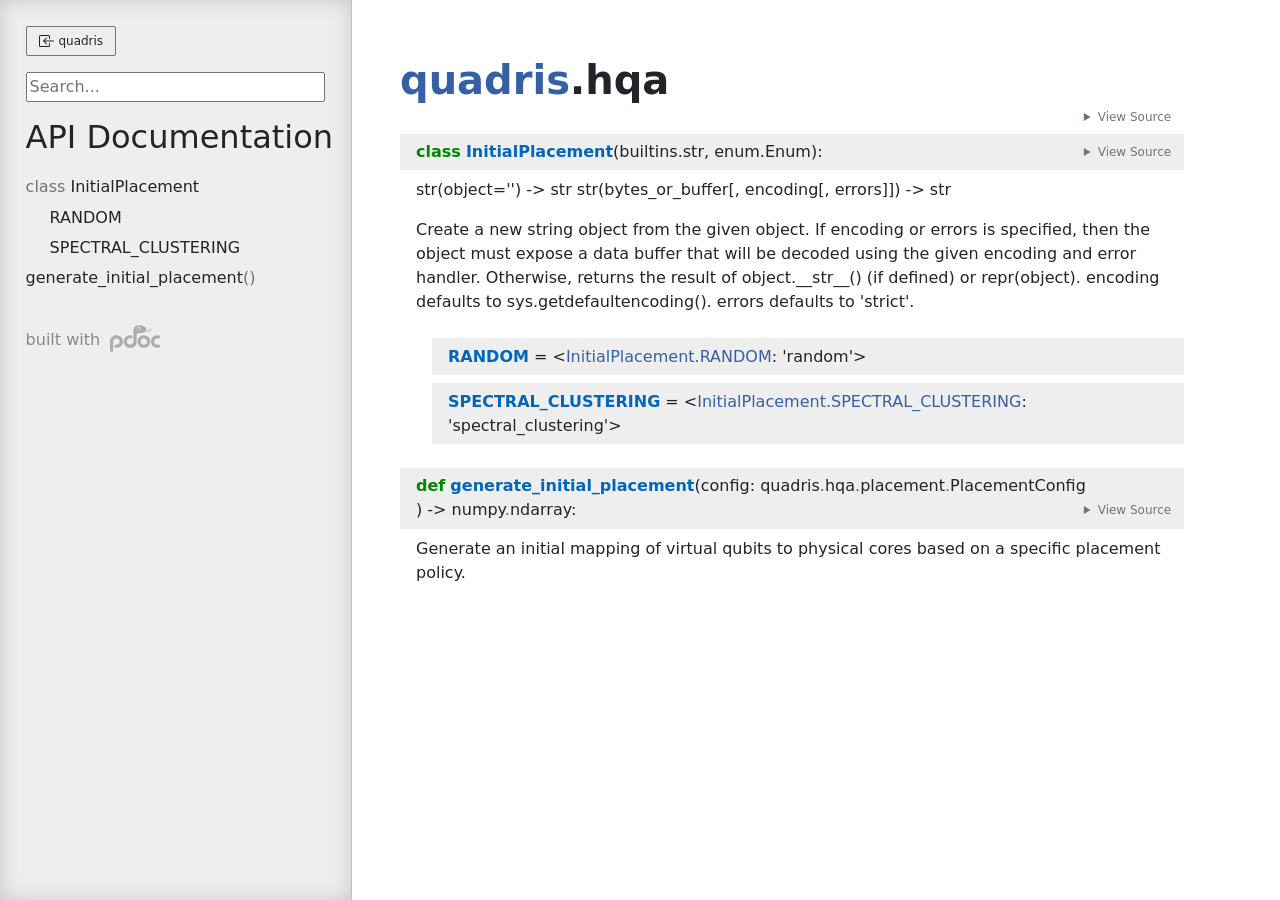
<file: docs/quadris/hqa.html>
<!doctype html>
<html lang="en">
<head>
    <meta charset="utf-8">
    <meta name="viewport" content="width=device-width, initial-scale=1">
    <meta name="generator" content="pdoc 16.0.0"/>
    <title>quadris.hqa API documentation</title>

    <style>/*! * Bootstrap Reboot v5.0.0 (https://getbootstrap.com/) * Copyright 2011-2021 The Bootstrap Authors * Copyright 2011-2021 Twitter, Inc. * Licensed under MIT (https://github.com/twbs/bootstrap/blob/main/LICENSE) * Forked from Normalize.css, licensed MIT (https://github.com/necolas/normalize.css/blob/master/LICENSE.md) */*,::after,::before{box-sizing:border-box}@media (prefers-reduced-motion:no-preference){:root{scroll-behavior:smooth}}body{margin:0;font-family:system-ui,-apple-system,"Segoe UI",Roboto,"Helvetica Neue",Arial,"Noto Sans","Liberation Sans",sans-serif,"Apple Color Emoji","Segoe UI Emoji","Segoe UI Symbol","Noto Color Emoji";font-size:1rem;font-weight:400;line-height:1.5;color:#212529;background-color:#fff;-webkit-text-size-adjust:100%;-webkit-tap-highlight-color:transparent}hr{margin:1rem 0;color:inherit;background-color:currentColor;border:0;opacity:.25}hr:not([size]){height:1px}h1,h2,h3,h4,h5,h6{margin-top:0;margin-bottom:.5rem;font-weight:500;line-height:1.2}h1{font-size:calc(1.375rem + 1.5vw)}@media (min-width:1200px){h1{font-size:2.5rem}}h2{font-size:calc(1.325rem + .9vw)}@media (min-width:1200px){h2{font-size:2rem}}h3{font-size:calc(1.3rem + .6vw)}@media (min-width:1200px){h3{font-size:1.75rem}}h4{font-size:calc(1.275rem + .3vw)}@media (min-width:1200px){h4{font-size:1.5rem}}h5{font-size:1.25rem}h6{font-size:1rem}p{margin-top:0;margin-bottom:1rem}abbr[data-bs-original-title],abbr[title]{-webkit-text-decoration:underline dotted;text-decoration:underline dotted;cursor:help;-webkit-text-decoration-skip-ink:none;text-decoration-skip-ink:none}address{margin-bottom:1rem;font-style:normal;line-height:inherit}ol,ul{padding-left:2rem}dl,ol,ul{margin-top:0;margin-bottom:1rem}ol ol,ol ul,ul ol,ul ul{margin-bottom:0}dt{font-weight:700}dd{margin-bottom:.5rem;margin-left:0}blockquote{margin:0 0 1rem}b,strong{font-weight:bolder}small{font-size:.875em}mark{padding:.2em;background-color:#fcf8e3}sub,sup{position:relative;font-size:.75em;line-height:0;vertical-align:baseline}sub{bottom:-.25em}sup{top:-.5em}a{color:#0d6efd;text-decoration:underline}a:hover{color:#0a58ca}a:not([href]):not([class]),a:not([href]):not([class]):hover{color:inherit;text-decoration:none}code,kbd,pre,samp{font-family:SFMono-Regular,Menlo,Monaco,Consolas,"Liberation Mono","Courier New",monospace;font-size:1em;direction:ltr;unicode-bidi:bidi-override}pre{display:block;margin-top:0;margin-bottom:1rem;overflow:auto;font-size:.875em}pre code{font-size:inherit;color:inherit;word-break:normal}code{font-size:.875em;color:#d63384;word-wrap:break-word}a>code{color:inherit}kbd{padding:.2rem .4rem;font-size:.875em;color:#fff;background-color:#212529;border-radius:.2rem}kbd kbd{padding:0;font-size:1em;font-weight:700}figure{margin:0 0 1rem}img,svg{vertical-align:middle}table{caption-side:bottom;border-collapse:collapse}caption{padding-top:.5rem;padding-bottom:.5rem;color:#6c757d;text-align:left}th{text-align:inherit;text-align:-webkit-match-parent}tbody,td,tfoot,th,thead,tr{border-color:inherit;border-style:solid;border-width:0}label{display:inline-block}button{border-radius:0}button:focus:not(:focus-visible){outline:0}button,input,optgroup,select,textarea{margin:0;font-family:inherit;font-size:inherit;line-height:inherit}button,select{text-transform:none}[role=button]{cursor:pointer}select{word-wrap:normal}select:disabled{opacity:1}[list]::-webkit-calendar-picker-indicator{display:none}[type=button],[type=reset],[type=submit],button{-webkit-appearance:button}[type=button]:not(:disabled),[type=reset]:not(:disabled),[type=submit]:not(:disabled),button:not(:disabled){cursor:pointer}::-moz-focus-inner{padding:0;border-style:none}textarea{resize:vertical}fieldset{min-width:0;padding:0;margin:0;border:0}legend{float:left;width:100%;padding:0;margin-bottom:.5rem;font-size:calc(1.275rem + .3vw);line-height:inherit}@media (min-width:1200px){legend{font-size:1.5rem}}legend+*{clear:left}::-webkit-datetime-edit-day-field,::-webkit-datetime-edit-fields-wrapper,::-webkit-datetime-edit-hour-field,::-webkit-datetime-edit-minute,::-webkit-datetime-edit-month-field,::-webkit-datetime-edit-text,::-webkit-datetime-edit-year-field{padding:0}::-webkit-inner-spin-button{height:auto}[type=search]{outline-offset:-2px;-webkit-appearance:textfield}::-webkit-search-decoration{-webkit-appearance:none}::-webkit-color-swatch-wrapper{padding:0}::file-selector-button{font:inherit}::-webkit-file-upload-button{font:inherit;-webkit-appearance:button}output{display:inline-block}iframe{border:0}summary{display:list-item;cursor:pointer}progress{vertical-align:baseline}[hidden]{display:none!important}</style>
    <style>/*! syntax-highlighting.css */pre{line-height:125%;}span.linenos{color:inherit; background-color:transparent; padding-left:5px; padding-right:20px;}.pdoc-code .hll{background-color:#ffffcc}.pdoc-code{background:#f8f8f8;}.pdoc-code .c{color:#3D7B7B; font-style:italic}.pdoc-code .err{border:1px solid #FF0000}.pdoc-code .k{color:#008000; font-weight:bold}.pdoc-code .o{color:#666666}.pdoc-code .ch{color:#3D7B7B; font-style:italic}.pdoc-code .cm{color:#3D7B7B; font-style:italic}.pdoc-code .cp{color:#9C6500}.pdoc-code .cpf{color:#3D7B7B; font-style:italic}.pdoc-code .c1{color:#3D7B7B; font-style:italic}.pdoc-code .cs{color:#3D7B7B; font-style:italic}.pdoc-code .gd{color:#A00000}.pdoc-code .ge{font-style:italic}.pdoc-code .gr{color:#E40000}.pdoc-code .gh{color:#000080; font-weight:bold}.pdoc-code .gi{color:#008400}.pdoc-code .go{color:#717171}.pdoc-code .gp{color:#000080; font-weight:bold}.pdoc-code .gs{font-weight:bold}.pdoc-code .gu{color:#800080; font-weight:bold}.pdoc-code .gt{color:#0044DD}.pdoc-code .kc{color:#008000; font-weight:bold}.pdoc-code .kd{color:#008000; font-weight:bold}.pdoc-code .kn{color:#008000; font-weight:bold}.pdoc-code .kp{color:#008000}.pdoc-code .kr{color:#008000; font-weight:bold}.pdoc-code .kt{color:#B00040}.pdoc-code .m{color:#666666}.pdoc-code .s{color:#BA2121}.pdoc-code .na{color:#687822}.pdoc-code .nb{color:#008000}.pdoc-code .nc{color:#0000FF; font-weight:bold}.pdoc-code .no{color:#880000}.pdoc-code .nd{color:#AA22FF}.pdoc-code .ni{color:#717171; font-weight:bold}.pdoc-code .ne{color:#CB3F38; font-weight:bold}.pdoc-code .nf{color:#0000FF}.pdoc-code .nl{color:#767600}.pdoc-code .nn{color:#0000FF; font-weight:bold}.pdoc-code .nt{color:#008000; font-weight:bold}.pdoc-code .nv{color:#19177C}.pdoc-code .ow{color:#AA22FF; font-weight:bold}.pdoc-code .w{color:#bbbbbb}.pdoc-code .mb{color:#666666}.pdoc-code .mf{color:#666666}.pdoc-code .mh{color:#666666}.pdoc-code .mi{color:#666666}.pdoc-code .mo{color:#666666}.pdoc-code .sa{color:#BA2121}.pdoc-code .sb{color:#BA2121}.pdoc-code .sc{color:#BA2121}.pdoc-code .dl{color:#BA2121}.pdoc-code .sd{color:#BA2121; font-style:italic}.pdoc-code .s2{color:#BA2121}.pdoc-code .se{color:#AA5D1F; font-weight:bold}.pdoc-code .sh{color:#BA2121}.pdoc-code .si{color:#A45A77; font-weight:bold}.pdoc-code .sx{color:#008000}.pdoc-code .sr{color:#A45A77}.pdoc-code .s1{color:#BA2121}.pdoc-code .ss{color:#19177C}.pdoc-code .bp{color:#008000}.pdoc-code .fm{color:#0000FF}.pdoc-code .vc{color:#19177C}.pdoc-code .vg{color:#19177C}.pdoc-code .vi{color:#19177C}.pdoc-code .vm{color:#19177C}.pdoc-code .il{color:#666666}</style>
    <style>/*! theme.css */:root{--pdoc-background:#fff;}.pdoc{--text:#212529;--muted:#6c757d;--link:#3660a5;--link-hover:#1659c5;--code:#f8f8f8;--active:#fff598;--accent:#eee;--accent2:#c1c1c1;--nav-hover:rgba(255, 255, 255, 0.5);--name:#0066BB;--def:#008800;--annotation:#007020;}</style>
    <style>/*! layout.css */html, body{width:100%;height:100%;}html, main{scroll-behavior:smooth;}body{background-color:var(--pdoc-background);}@media (max-width:769px){#navtoggle{cursor:pointer;position:absolute;width:50px;height:40px;top:1rem;right:1rem;border-color:var(--text);color:var(--text);display:flex;opacity:0.8;z-index:999;}#navtoggle:hover{opacity:1;}#togglestate + div{display:none;}#togglestate:checked + div{display:inherit;}main, header{padding:2rem 3vw;}header + main{margin-top:-3rem;}.git-button{display:none !important;}nav input[type="search"]{max-width:77%;}nav input[type="search"]:first-child{margin-top:-6px;}nav input[type="search"]:valid ~ *{display:none !important;}}@media (min-width:770px){:root{--sidebar-width:clamp(12.5rem, 28vw, 22rem);}nav{position:fixed;overflow:auto;height:100vh;width:var(--sidebar-width);}main, header{padding:3rem 2rem 3rem calc(var(--sidebar-width) + 3rem);width:calc(54rem + var(--sidebar-width));max-width:100%;}header + main{margin-top:-4rem;}#navtoggle{display:none;}}#togglestate{position:absolute;height:0;opacity:0;}nav.pdoc{--pad:clamp(0.5rem, 2vw, 1.75rem);--indent:1.5rem;background-color:var(--accent);border-right:1px solid var(--accent2);box-shadow:0 0 20px rgba(50, 50, 50, .2) inset;padding:0 0 0 var(--pad);overflow-wrap:anywhere;scrollbar-width:thin; scrollbar-color:var(--accent2) transparent; z-index:1}nav.pdoc::-webkit-scrollbar{width:.4rem; }nav.pdoc::-webkit-scrollbar-thumb{background-color:var(--accent2); }nav.pdoc > div{padding:var(--pad) 0;}nav.pdoc .module-list-button{display:inline-flex;align-items:center;color:var(--text);border-color:var(--muted);margin-bottom:1rem;}nav.pdoc .module-list-button:hover{border-color:var(--text);}nav.pdoc input[type=search]{display:block;outline-offset:0;width:calc(100% - var(--pad));}nav.pdoc .logo{max-width:calc(100% - var(--pad));max-height:35vh;display:block;margin:0 auto 1rem;transform:translate(calc(-.5 * var(--pad)), 0);}nav.pdoc ul{list-style:none;padding-left:0;}nav.pdoc > div > ul{margin-left:calc(0px - var(--pad));}nav.pdoc li a{padding:.2rem 0 .2rem calc(var(--pad) + var(--indent));}nav.pdoc > div > ul > li > a{padding-left:var(--pad);}nav.pdoc li{transition:all 100ms;}nav.pdoc li:hover{background-color:var(--nav-hover);}nav.pdoc a, nav.pdoc a:hover{color:var(--text);}nav.pdoc a{display:block;}nav.pdoc > h2:first-of-type{margin-top:1.5rem;}nav.pdoc .class:before{content:"class ";color:var(--muted);}nav.pdoc .function:after{content:"()";color:var(--muted);}nav.pdoc footer:before{content:"";display:block;width:calc(100% - var(--pad));border-top:solid var(--accent2) 1px;margin-top:1.5rem;padding-top:.5rem;}nav.pdoc footer{font-size:small;}</style>
    <style>/*! content.css */.pdoc{color:var(--text);box-sizing:border-box;line-height:1.5;background:none;}.pdoc .pdoc-button{cursor:pointer;display:inline-block;border:solid black 1px;border-radius:2px;font-size:.75rem;padding:calc(0.5em - 1px) 1em;transition:100ms all;}.pdoc .alert{padding:1rem 1rem 1rem calc(1.5rem + 24px);border:1px solid transparent;border-radius:.25rem;background-repeat:no-repeat;background-position:.75rem center;margin-bottom:1rem;}.pdoc .alert > em{display:none;}.pdoc .alert > *:last-child{margin-bottom:0;}.pdoc .alert.note{color:#084298;background-color:#cfe2ff;border-color:#b6d4fe;background-image:url("data:image/svg+xml,%3Csvg%20xmlns%3D%22http%3A//www.w3.org/2000/svg%22%20width%3D%2224%22%20height%3D%2224%22%20fill%3D%22%23084298%22%20viewBox%3D%220%200%2016%2016%22%3E%3Cpath%20d%3D%22M8%2016A8%208%200%201%200%208%200a8%208%200%200%200%200%2016zm.93-9.412-1%204.705c-.07.34.029.533.304.533.194%200%20.487-.07.686-.246l-.088.416c-.287.346-.92.598-1.465.598-.703%200-1.002-.422-.808-1.319l.738-3.468c.064-.293.006-.399-.287-.47l-.451-.081.082-.381%202.29-.287zM8%205.5a1%201%200%201%201%200-2%201%201%200%200%201%200%202z%22/%3E%3C/svg%3E");}.pdoc .alert.tip{color:#0a3622;background-color:#d1e7dd;border-color:#a3cfbb;background-image:url("data:image/svg+xml,%3Csvg%20xmlns%3D%22http%3A//www.w3.org/2000/svg%22%20width%3D%2224%22%20height%3D%2224%22%20fill%3D%22%230a3622%22%20viewBox%3D%220%200%2016%2016%22%3E%3Cpath%20d%3D%22M2%206a6%206%200%201%201%2010.174%204.31c-.203.196-.359.4-.453.619l-.762%201.769A.5.5%200%200%201%2010.5%2013a.5.5%200%200%201%200%201%20.5.5%200%200%201%200%201l-.224.447a1%201%200%200%201-.894.553H6.618a1%201%200%200%201-.894-.553L5.5%2015a.5.5%200%200%201%200-1%20.5.5%200%200%201%200-1%20.5.5%200%200%201-.46-.302l-.761-1.77a2%202%200%200%200-.453-.618A5.98%205.98%200%200%201%202%206m6-5a5%205%200%200%200-3.479%208.592c.263.254.514.564.676.941L5.83%2012h4.342l.632-1.467c.162-.377.413-.687.676-.941A5%205%200%200%200%208%201%22/%3E%3C/svg%3E");}.pdoc .alert.important{color:#055160;background-color:#cff4fc;border-color:#9eeaf9;background-image:url("data:image/svg+xml,%3Csvg%20xmlns%3D%22http%3A//www.w3.org/2000/svg%22%20width%3D%2224%22%20height%3D%2224%22%20fill%3D%22%23055160%22%20viewBox%3D%220%200%2016%2016%22%3E%3Cpath%20d%3D%22M2%200a2%202%200%200%200-2%202v12a2%202%200%200%200%202%202h12a2%202%200%200%200%202-2V2a2%202%200%200%200-2-2zm6%204c.535%200%20.954.462.9.995l-.35%203.507a.552.552%200%200%201-1.1%200L7.1%204.995A.905.905%200%200%201%208%204m.002%206a1%201%200%201%201%200%202%201%201%200%200%201%200-2%22/%3E%3C/svg%3E");}.pdoc .alert.warning{color:#664d03;background-color:#fff3cd;border-color:#ffecb5;background-image:url("data:image/svg+xml,%3Csvg%20xmlns%3D%22http%3A//www.w3.org/2000/svg%22%20width%3D%2224%22%20height%3D%2224%22%20fill%3D%22%23664d03%22%20viewBox%3D%220%200%2016%2016%22%3E%3Cpath%20d%3D%22M8.982%201.566a1.13%201.13%200%200%200-1.96%200L.165%2013.233c-.457.778.091%201.767.98%201.767h13.713c.889%200%201.438-.99.98-1.767L8.982%201.566zM8%205c.535%200%20.954.462.9.995l-.35%203.507a.552.552%200%200%201-1.1%200L7.1%205.995A.905.905%200%200%201%208%205zm.002%206a1%201%200%201%201%200%202%201%201%200%200%201%200-2z%22/%3E%3C/svg%3E");}.pdoc .alert.caution{color:#842029;background-color:#f8d7da;border-color:#f5c2c7;background-image:url("data:image/svg+xml,%3Csvg%20xmlns%3D%22http%3A//www.w3.org/2000/svg%22%20width%3D%2224%22%20height%3D%2224%22%20fill%3D%22%23842029%22%20viewBox%3D%220%200%2016%2016%22%3E%3Cpath%20d%3D%22M11.46.146A.5.5%200%200%200%2011.107%200H4.893a.5.5%200%200%200-.353.146L.146%204.54A.5.5%200%200%200%200%204.893v6.214a.5.5%200%200%200%20.146.353l4.394%204.394a.5.5%200%200%200%20.353.146h6.214a.5.5%200%200%200%20.353-.146l4.394-4.394a.5.5%200%200%200%20.146-.353V4.893a.5.5%200%200%200-.146-.353zM8%204c.535%200%20.954.462.9.995l-.35%203.507a.552.552%200%200%201-1.1%200L7.1%204.995A.905.905%200%200%201%208%204m.002%206a1%201%200%201%201%200%202%201%201%200%200%201%200-2%22/%3E%3C/svg%3E");}.pdoc .alert.danger{color:#842029;background-color:#f8d7da;border-color:#f5c2c7;background-image:url("data:image/svg+xml,%3Csvg%20xmlns%3D%22http%3A//www.w3.org/2000/svg%22%20width%3D%2224%22%20height%3D%2224%22%20fill%3D%22%23842029%22%20viewBox%3D%220%200%2016%2016%22%3E%3Cpath%20d%3D%22M5.52.359A.5.5%200%200%201%206%200h4a.5.5%200%200%201%20.474.658L8.694%206H12.5a.5.5%200%200%201%20.395.807l-7%209a.5.5%200%200%201-.873-.454L6.823%209.5H3.5a.5.5%200%200%201-.48-.641l2.5-8.5z%22/%3E%3C/svg%3E");}.pdoc .visually-hidden{position:absolute !important;width:1px !important;height:1px !important;padding:0 !important;margin:-1px !important;overflow:hidden !important;clip:rect(0, 0, 0, 0) !important;white-space:nowrap !important;border:0 !important;}.pdoc h1, .pdoc h2, .pdoc h3{font-weight:300;margin:.3em 0;padding:.2em 0;}.pdoc > section:not(.module-info) h1{font-size:1.5rem;font-weight:500;}.pdoc > section:not(.module-info) h2{font-size:1.4rem;font-weight:500;}.pdoc > section:not(.module-info) h3{font-size:1.3rem;font-weight:500;}.pdoc > section:not(.module-info) h4{font-size:1.2rem;}.pdoc > section:not(.module-info) h5{font-size:1.1rem;}.pdoc a{text-decoration:none;color:var(--link);}.pdoc a:hover{color:var(--link-hover);}.pdoc blockquote{margin-left:2rem;}.pdoc pre{border-top:1px solid var(--accent2);border-bottom:1px solid var(--accent2);margin-top:0;margin-bottom:1em;padding:.5rem 0 .5rem .5rem;overflow-x:auto;background-color:var(--code);}.pdoc code{color:var(--text);padding:.2em .4em;margin:0;font-size:85%;background-color:var(--accent);border-radius:6px;}.pdoc a > code{color:inherit;}.pdoc pre > code{display:inline-block;font-size:inherit;background:none;border:none;padding:0;}.pdoc > section:not(.module-info){margin-bottom:1.5rem;}.pdoc .modulename{margin-top:0;font-weight:bold;}.pdoc .modulename a{color:var(--link);transition:100ms all;}.pdoc .git-button{float:right;border:solid var(--link) 1px;}.pdoc .git-button:hover{background-color:var(--link);color:var(--pdoc-background);}.view-source-toggle-state,.view-source-toggle-state ~ .pdoc-code{display:none;}.view-source-toggle-state:checked ~ .pdoc-code{display:block;}.view-source-button{display:inline-block;float:right;font-size:.75rem;line-height:1.5rem;color:var(--muted);padding:0 .4rem 0 1.3rem;cursor:pointer;text-indent:-2px;}.view-source-button > span{visibility:hidden;}.module-info .view-source-button{float:none;display:flex;justify-content:flex-end;margin:-1.2rem .4rem -.2rem 0;}.view-source-button::before{position:absolute;content:"View Source";display:list-item;list-style-type:disclosure-closed;}.view-source-toggle-state:checked ~ .attr .view-source-button::before,.view-source-toggle-state:checked ~ .view-source-button::before{list-style-type:disclosure-open;}.pdoc .docstring{margin-bottom:1.5rem;}.pdoc section:not(.module-info) .docstring{margin-left:clamp(0rem, 5vw - 2rem, 1rem);}.pdoc .docstring .pdoc-code{margin-left:1em;margin-right:1em;}.pdoc h1:target,.pdoc h2:target,.pdoc h3:target,.pdoc h4:target,.pdoc h5:target,.pdoc h6:target,.pdoc .pdoc-code > pre > span:target{background-color:var(--active);box-shadow:-1rem 0 0 0 var(--active);}.pdoc .pdoc-code > pre > span:target{display:block;}.pdoc div:target > .attr,.pdoc section:target > .attr,.pdoc dd:target > a{background-color:var(--active);}.pdoc *{scroll-margin:2rem;}.pdoc .pdoc-code .linenos{user-select:none;}.pdoc .attr:hover{filter:contrast(0.95);}.pdoc section, .pdoc .classattr{position:relative;}.pdoc .headerlink{--width:clamp(1rem, 3vw, 2rem);position:absolute;top:0;left:calc(0rem - var(--width));transition:all 100ms ease-in-out;opacity:0;}.pdoc .headerlink::before{content:"#";display:block;text-align:center;width:var(--width);height:2.3rem;line-height:2.3rem;font-size:1.5rem;}.pdoc .attr:hover ~ .headerlink,.pdoc *:target > .headerlink,.pdoc .headerlink:hover{opacity:1;}.pdoc .attr{display:block;margin:.5rem 0 .5rem;padding:.4rem .4rem .4rem 1rem;background-color:var(--accent);overflow-x:auto;}.pdoc .classattr{margin-left:2rem;}.pdoc .decorator-deprecated{color:#842029;}.pdoc .decorator-deprecated ~ span{filter:grayscale(1) opacity(0.8);}.pdoc .name{color:var(--name);font-weight:bold;}.pdoc .def{color:var(--def);font-weight:bold;}.pdoc .signature{background-color:transparent;}.pdoc .param, .pdoc .return-annotation{white-space:pre;}.pdoc .signature.multiline .param{display:block;}.pdoc .signature.condensed .param{display:inline-block;}.pdoc .annotation{color:var(--annotation);}.pdoc .view-value-toggle-state,.pdoc .view-value-toggle-state ~ .default_value{display:none;}.pdoc .view-value-toggle-state:checked ~ .default_value{display:inherit;}.pdoc .view-value-button{font-size:.5rem;vertical-align:middle;border-style:dashed;margin-top:-0.1rem;}.pdoc .view-value-button:hover{background:white;}.pdoc .view-value-button::before{content:"show";text-align:center;width:2.2em;display:inline-block;}.pdoc .view-value-toggle-state:checked ~ .view-value-button::before{content:"hide";}.pdoc .inherited{margin-left:2rem;}.pdoc .inherited dt{font-weight:700;}.pdoc .inherited dt, .pdoc .inherited dd{display:inline;margin-left:0;margin-bottom:.5rem;}.pdoc .inherited dd:not(:last-child):after{content:", ";}.pdoc .inherited .class:before{content:"class ";}.pdoc .inherited .function a:after{content:"()";}.pdoc .search-result .docstring{overflow:auto;max-height:25vh;}.pdoc .search-result.focused > .attr{background-color:var(--active);}.pdoc .attribution{margin-top:2rem;display:block;opacity:0.5;transition:all 200ms;filter:grayscale(100%);}.pdoc .attribution:hover{opacity:1;filter:grayscale(0%);}.pdoc .attribution img{margin-left:5px;height:27px;vertical-align:bottom;width:50px;transition:all 200ms;}.pdoc table{display:block;width:max-content;max-width:100%;overflow:auto;margin-bottom:1rem;}.pdoc table th{font-weight:600;}.pdoc table th, .pdoc table td{padding:6px 13px;border:1px solid var(--accent2);}</style>
    <style>/*! custom.css */</style></head>
<body>
    <nav class="pdoc">
        <label id="navtoggle" for="togglestate" class="pdoc-button"><svg xmlns='http://www.w3.org/2000/svg' viewBox='0 0 30 30'><path stroke-linecap='round' stroke="currentColor" stroke-miterlimit='10' stroke-width='2' d='M4 7h22M4 15h22M4 23h22'/></svg></label>
        <input id="togglestate" type="checkbox" aria-hidden="true" tabindex="-1">
        <div>            <a class="pdoc-button module-list-button" href="../quadris.html">
<svg xmlns="http://www.w3.org/2000/svg" width="16" height="16" fill="currentColor" class="bi bi-box-arrow-in-left" viewBox="0 0 16 16">
  <path fill-rule="evenodd" d="M10 3.5a.5.5 0 0 0-.5-.5h-8a.5.5 0 0 0-.5.5v9a.5.5 0 0 0 .5.5h8a.5.5 0 0 0 .5-.5v-2a.5.5 0 0 1 1 0v2A1.5 1.5 0 0 1 9.5 14h-8A1.5 1.5 0 0 1 0 12.5v-9A1.5 1.5 0 0 1 1.5 2h8A1.5 1.5 0 0 1 11 3.5v2a.5.5 0 0 1-1 0v-2z"/>
  <path fill-rule="evenodd" d="M4.146 8.354a.5.5 0 0 1 0-.708l3-3a.5.5 0 1 1 .708.708L5.707 7.5H14.5a.5.5 0 0 1 0 1H5.707l2.147 2.146a.5.5 0 0 1-.708.708l-3-3z"/>
</svg>                &nbsp;quadris</a>


            <input type="search" placeholder="Search..." role="searchbox" aria-label="search"
                   pattern=".+" required>



            <h2>API Documentation</h2>
                <ul class="memberlist">
            <li>
                    <a class="class" href="#InitialPlacement">InitialPlacement</a>
                            <ul class="memberlist">
                        <li>
                                <a class="variable" href="#InitialPlacement.RANDOM">RANDOM</a>
                        </li>
                        <li>
                                <a class="variable" href="#InitialPlacement.SPECTRAL_CLUSTERING">SPECTRAL_CLUSTERING</a>
                        </li>
                </ul>

            </li>
            <li>
                    <a class="function" href="#generate_initial_placement">generate_initial_placement</a>
            </li>
    </ul>



        <a class="attribution" title="pdoc: Python API documentation generator" href="https://pdoc.dev" target="_blank">
            built with <span class="visually-hidden">pdoc</span><img
                alt="pdoc logo"
                src="data:image/svg+xml,%3Csvg%20xmlns%3D%22http%3A//www.w3.org/2000/svg%22%20role%3D%22img%22%20aria-label%3D%22pdoc%20logo%22%20width%3D%22300%22%20height%3D%22160%22%20viewBox%3D%220%200%20150%2080%22%3E%3Ctitle%3Epdoc%3C/title%3E%3Cpath%20d%3D%22M132.316%2048.886c.276-4.679%202.342-6.698%204.409-7.982s4.27-1.165%206.751-1.055c1.586.07%203.044.156%204.222-.482%201.142-.619%202.026-1.932%202.162-3.739.268-3.576-1.929-5.368-5.006-5.551s-7.599.524-10.517%201.606c-4.455%201.652-8.588%206.606-9.552%208.992s-2.342%206.193-1.745%2010.873%202.664%209.221%205.878%2011.79%205.878%203.808%2010.103%204.312%203.444.229%206.062.229%205.006-2.202%204.914-4.909-2.296-5.001-4.501-4.863-3.077.505-5.281.229-7.715-2.064-7.899-9.451z%22%20fill%3D%22%23198754%22/%3E%3Ccircle%20cx%3D%22101.504%22%20cy%3D%2248.943%22%20r%3D%2214.208%22%20fill%3D%22none%22%20stroke%3D%22%23198754%22%20stroke-width%3D%229.354%22/%3E%3Cpath%20d%3D%22M87.81.002c-3.637.065-5.001.454-7.014%201.232s-3.443%201.363-6.3%204.282c-1.723%201.76-3.148%205.019-3.776%207.329-.413%201.521-.316%202.63-.316%202.63l-.195%2034.612c.065%205.774-6.755%208.305-9.612%208.37s-9.678-1.038-9.743-9.408%207.128-9.521%208.362-9.521c1.413-.13%202.526-.021%203.718-.016%202.071.009%204.157-.778%204.092-4.671s-4.157-4.736-4.157-4.736c-6.3-.843-11.43%202.206-11.43%202.206S40.917%2038.15%2041.372%2049.634%2051.568%2068.19%2061.311%2068.125s18.316-7.007%2018.445-17.193l.13-22.772c.046-2.291%202.683-3.644%204.476-4.203.745-.232%201.694-.274%201.694-.274l10.457-.13s4.871-.324%207.729-3.114%204.352-6.294%204.352-6.294.974-3.049.13-4.606-.195-1.233-2.792-3.309-8.573-4.477-8.573-4.477S91.447-.063%2087.81.002zM0%2047.169l.065%2028.417S0%2080.127%204.481%2079.997s5.072-3.866%205.049-4.152l-.113-28.482s1.624-7.656%209.937-7.721%2010.002%206.942%2010.002%208.499-.909%2010.51-9.093%2010.51c-.948%200-2.99-.567-4.145-.272-3.919%201-3.194%204.554-3.194%204.554s.065%205.061%207.404%204.996%2018.575-6.034%2018.575-19.074S26.953%2030.04%2019.549%2029.91%201.234%2035.296%200%2047.169z%22%20fill%3D%22%23198754%22/%3E%3Cg%20transform%3D%22matrix%28.325601%200%200%20.325256%20-10.32669%20-45.802786%29%22%3E%3Ccircle%20cx%3D%22297.554%22%20cy%3D%22172.286%22%20r%3D%2216.5%22%20fill%3D%22%23fff%22/%3E%3Cellipse%20cx%3D%22297.709%22%20cy%3D%22172.642%22%20rx%3D%2211.071%22%20ry%3D%2210.871%22%20fill%3D%22%23105a48%22/%3E%3Ccircle%20cx%3D%22304.104%22%20cy%3D%22167.667%22%20r%3D%224.5%22%20fill%3D%22%23fff%22/%3E%3C/g%3E%3Cpath%20d%3D%22M94.661%2017.032l.893-1.476s.99.714%201.916.925%201.575.114%202.955.114l14.565-.162c1.283-.032%203.085-.762%203.02-3.293s-.373-3.503-.373-3.503l1.283-.487s.52.503.877%201.573.309%201.995.292%202.66-.227%201.541-.227%201.541%201.564-.308%202.359-1.038.823-.779%201.489-1.508.812-.86.812-.86.552-.13.877.26.341.957.065%201.46-1.672%202.206-3.247%203.066-2.76%201.427-3.929%201.768-3.848.73-7.063.714l-10.944-.114s-2.143-.081-3.02-.373-2.241-.973-2.598-1.265z%22%20fill%3D%22%23d36d49%22/%3E%3Cg%20fill%3D%22%23105a48%22%3E%3Cellipse%20cx%3D%2293.052%22%20cy%3D%2243.567%22%20rx%3D%22.869%22%20ry%3D%221.014%22%20transform%3D%22rotate%28341.022%29%22/%3E%3Cellipse%20cx%3D%22104.3%22%20cy%3D%22-16.184%22%20rx%3D%22.865%22%20ry%3D%221.009%22%20transform%3D%22rotate%2814.786%29%22/%3E%3C/g%3E%3C/svg%3E"/>
        </a>
</div>
    </nav>
    <main class="pdoc">
            <section class="module-info">
                    <h1 class="modulename">
<a href="./../quadris.html">quadris</a><wbr>.hqa    </h1>

                
                        <input id="mod-hqa-view-source" class="view-source-toggle-state" type="checkbox" aria-hidden="true" tabindex="-1">

                        <label class="view-source-button" for="mod-hqa-view-source"><span>View Source</span></label>

                        <div class="pdoc-code codehilite"><pre><span></span><span id="L-1"><a href="#L-1"><span class="linenos">1</span></a><span class="kn">from</span><span class="w"> </span><span class="nn">.placement</span><span class="w"> </span><span class="kn">import</span> <span class="n">InitialPlacement</span><span class="p">,</span> <span class="n">generate_initial_placement</span>
</span><span id="L-2"><a href="#L-2"><span class="linenos">2</span></a>
</span><span id="L-3"><a href="#L-3"><span class="linenos">3</span></a><span class="n">__all__</span> <span class="o">=</span> <span class="p">[</span><span class="s2">&quot;InitialPlacement&quot;</span><span class="p">,</span> <span class="s2">&quot;generate_initial_placement&quot;</span><span class="p">]</span>
</span></pre></div>


            </section>
                <section id="InitialPlacement">
                            <input id="InitialPlacement-view-source" class="view-source-toggle-state" type="checkbox" aria-hidden="true" tabindex="-1">
<div class="attr class">
            
    <span class="def">class</span>
    <span class="name">InitialPlacement</span><wbr>(<span class="base">builtins.str</span>, <span class="base">enum.Enum</span>):

                <label class="view-source-button" for="InitialPlacement-view-source"><span>View Source</span></label>

    </div>
    <a class="headerlink" href="#InitialPlacement"></a>
            <div class="pdoc-code codehilite"><pre><span></span><span id="InitialPlacement-8"><a href="#InitialPlacement-8"><span class="linenos"> 8</span></a><span class="k">class</span><span class="w"> </span><span class="nc">InitialPlacement</span><span class="p">(</span><span class="nb">str</span><span class="p">,</span> <span class="n">Enum</span><span class="p">):</span>
</span><span id="InitialPlacement-9"><a href="#InitialPlacement-9"><span class="linenos"> 9</span></a>    <span class="n">RANDOM</span> <span class="o">=</span> <span class="s2">&quot;random&quot;</span>
</span><span id="InitialPlacement-10"><a href="#InitialPlacement-10"><span class="linenos">10</span></a>    <span class="n">SPECTRAL_CLUSTERING</span> <span class="o">=</span> <span class="s2">&quot;spectral_clustering&quot;</span>
</span></pre></div>


            <div class="docstring"><p>str(object='') -> str
str(bytes_or_buffer[, encoding[, errors]]) -> str</p>

<p>Create a new string object from the given object. If encoding or
errors is specified, then the object must expose a data buffer
that will be decoded using the given encoding and error handler.
Otherwise, returns the result of object.__str__() (if defined)
or repr(object).
encoding defaults to sys.getdefaultencoding().
errors defaults to 'strict'.</p>
</div>


                            <div id="InitialPlacement.RANDOM" class="classattr">
                                <div class="attr variable">
            <span class="name">RANDOM</span>        =
<span class="default_value">&lt;<a href="#InitialPlacement.RANDOM">InitialPlacement.RANDOM</a>: &#39;random&#39;&gt;</span>

        
    </div>
    <a class="headerlink" href="#InitialPlacement.RANDOM"></a>
    
    

                            </div>
                            <div id="InitialPlacement.SPECTRAL_CLUSTERING" class="classattr">
                                <div class="attr variable">
            <span class="name">SPECTRAL_CLUSTERING</span>        =
<span class="default_value">&lt;<a href="#InitialPlacement.SPECTRAL_CLUSTERING">InitialPlacement.SPECTRAL_CLUSTERING</a>: &#39;spectral_clustering&#39;&gt;</span>

        
    </div>
    <a class="headerlink" href="#InitialPlacement.SPECTRAL_CLUSTERING"></a>
    
    

                            </div>
                </section>
                <section id="generate_initial_placement">
                            <input id="generate_initial_placement-view-source" class="view-source-toggle-state" type="checkbox" aria-hidden="true" tabindex="-1">
<div class="attr function">
            
        <span class="def">def</span>
        <span class="name">generate_initial_placement</span><span class="signature pdoc-code condensed">(<span class="param"><span class="n">config</span><span class="p">:</span> <span class="n">quadris</span><span class="o">.</span><span class="n">hqa</span><span class="o">.</span><span class="n">placement</span><span class="o">.</span><span class="n">PlacementConfig</span></span><span class="return-annotation">) -> <span class="n">numpy</span><span class="o">.</span><span class="n">ndarray</span>:</span></span>

                <label class="view-source-button" for="generate_initial_placement-view-source"><span>View Source</span></label>

    </div>
    <a class="headerlink" href="#generate_initial_placement"></a>
            <div class="pdoc-code codehilite"><pre><span></span><span id="generate_initial_placement-20"><a href="#generate_initial_placement-20"><span class="linenos">20</span></a><span class="k">def</span><span class="w"> </span><span class="nf">generate_initial_placement</span><span class="p">(</span><span class="n">config</span><span class="p">:</span> <span class="n">PlacementConfig</span><span class="p">)</span> <span class="o">-&gt;</span> <span class="n">np</span><span class="o">.</span><span class="n">ndarray</span><span class="p">:</span>
</span><span id="generate_initial_placement-21"><a href="#generate_initial_placement-21"><span class="linenos">21</span></a><span class="w">    </span><span class="sd">&quot;&quot;&quot;</span>
</span><span id="generate_initial_placement-22"><a href="#generate_initial_placement-22"><span class="linenos">22</span></a><span class="sd">    Generate an initial mapping of virtual qubits to physical cores based on</span>
</span><span id="generate_initial_placement-23"><a href="#generate_initial_placement-23"><span class="linenos">23</span></a><span class="sd">    a specific placement policy.</span>
</span><span id="generate_initial_placement-24"><a href="#generate_initial_placement-24"><span class="linenos">24</span></a><span class="sd">    &quot;&quot;&quot;</span>
</span><span id="generate_initial_placement-25"><a href="#generate_initial_placement-25"><span class="linenos">25</span></a>    <span class="k">if</span> <span class="n">config</span><span class="o">.</span><span class="n">policy</span> <span class="o">==</span> <span class="n">InitialPlacement</span><span class="o">.</span><span class="n">RANDOM</span><span class="p">:</span>
</span><span id="generate_initial_placement-26"><a href="#generate_initial_placement-26"><span class="linenos">26</span></a>        <span class="k">return</span> <span class="n">_random_placement</span><span class="p">(</span><span class="n">config</span><span class="p">)</span>
</span><span id="generate_initial_placement-27"><a href="#generate_initial_placement-27"><span class="linenos">27</span></a>    <span class="k">elif</span> <span class="n">config</span><span class="o">.</span><span class="n">policy</span> <span class="o">==</span> <span class="n">InitialPlacement</span><span class="o">.</span><span class="n">SPECTRAL_CLUSTERING</span><span class="p">:</span>
</span><span id="generate_initial_placement-28"><a href="#generate_initial_placement-28"><span class="linenos">28</span></a>        <span class="k">return</span> <span class="n">_spectral_placement</span><span class="p">(</span><span class="n">config</span><span class="p">)</span>
</span><span id="generate_initial_placement-29"><a href="#generate_initial_placement-29"><span class="linenos">29</span></a>    <span class="k">else</span><span class="p">:</span>
</span><span id="generate_initial_placement-30"><a href="#generate_initial_placement-30"><span class="linenos">30</span></a>        <span class="k">raise</span> <span class="ne">ValueError</span><span class="p">(</span><span class="sa">f</span><span class="s2">&quot;Unknown initial placement policy: </span><span class="si">{</span><span class="n">config</span><span class="o">.</span><span class="n">policy</span><span class="si">}</span><span class="s2">&quot;</span><span class="p">)</span>
</span></pre></div>


            <div class="docstring"><p>Generate an initial mapping of virtual qubits to physical cores based on
a specific placement policy.</p>
</div>


                </section>
    </main>
<script>
    function escapeHTML(html) {
        return document.createElement('div').appendChild(document.createTextNode(html)).parentNode.innerHTML;
    }

    const originalContent = document.querySelector("main.pdoc");
    let currentContent = originalContent;

    function setContent(innerHTML) {
        let elem;
        if (innerHTML) {
            elem = document.createElement("main");
            elem.classList.add("pdoc");
            elem.innerHTML = innerHTML;
        } else {
            elem = originalContent;
        }
        if (currentContent !== elem) {
            currentContent.replaceWith(elem);
            currentContent = elem;
        }
    }

    function getSearchTerm() {
        return (new URL(window.location)).searchParams.get("search");
    }

    const searchBox = document.querySelector(".pdoc input[type=search]");
    searchBox.addEventListener("input", function () {
        let url = new URL(window.location);
        if (searchBox.value.trim()) {
            url.hash = "";
            url.searchParams.set("search", searchBox.value);
        } else {
            url.searchParams.delete("search");
        }
        history.replaceState("", "", url.toString());
        onInput();
    });
    window.addEventListener("popstate", onInput);


    let search, searchErr;

    async function initialize() {
        try {
            search = await new Promise((resolve, reject) => {
                const script = document.createElement("script");
                script.type = "text/javascript";
                script.async = true;
                script.onload = () => resolve(window.pdocSearch);
                script.onerror = (e) => reject(e);
                script.src = "../search.js";
                document.getElementsByTagName("head")[0].appendChild(script);
            });
        } catch (e) {
            console.error("Cannot fetch pdoc search index");
            searchErr = "Cannot fetch search index.";
        }
        onInput();

        document.querySelector("nav.pdoc").addEventListener("click", e => {
            if (e.target.hash) {
                searchBox.value = "";
                searchBox.dispatchEvent(new Event("input"));
            }
        });
    }

    function onInput() {
        setContent((() => {
            const term = getSearchTerm();
            if (!term) {
                return null
            }
            if (searchErr) {
                return `<h3>Error: ${searchErr}</h3>`
            }
            if (!search) {
                return "<h3>Searching...</h3>"
            }

            window.scrollTo({top: 0, left: 0, behavior: 'auto'});

            const results = search(term);

            let html;
            if (results.length === 0) {
                html = `No search results for '${escapeHTML(term)}'.`
            } else {
                html = `<h4>${results.length} search result${results.length > 1 ? "s" : ""} for '${escapeHTML(term)}'.</h4>`;
            }
            for (let result of results.slice(0, 10)) {
                let doc = result.doc;
                let url = `../${doc.modulename.replaceAll(".", "/")}.html`;
                if (doc.qualname) {
                    url += `#${doc.qualname}`;
                }

                let heading;
                switch (result.doc.kind) {
                    case "function":
                        if (doc.fullname.endsWith(".__init__")) {
                            heading = `<span class="name">${doc.fullname.replace(/\.__init__$/, "")}</span>${doc.signature}`;
                        } else {
                            heading = `<span class="def">${doc.funcdef}</span> <span class="name">${doc.fullname}</span>${doc.signature}`;
                        }
                        break;
                    case "class":
                        heading = `<span class="def">class</span> <span class="name">${doc.fullname}</span>`;
                        if (doc.bases)
                            heading += `<wbr>(<span class="base">${doc.bases}</span>)`;
                        heading += `:`;
                        break;
                    case "variable":
                        heading = `<span class="name">${doc.fullname}</span>`;
                        if (doc.annotation)
                            heading += `<span class="annotation">${doc.annotation}</span>`;
                        if (doc.default_value)
                            heading += `<span class="default_value"> = ${doc.default_value}</span>`;
                        break;
                    default:
                        heading = `<span class="name">${doc.fullname}</span>`;
                        break;
                }
                html += `
                        <section class="search-result">
                        <a href="${url}" class="attr ${doc.kind}">${heading}</a>
                        <div class="docstring">${doc.doc}</div>
                        </section>
                    `;

            }
            return html;
        })());
    }

    if (getSearchTerm()) {
        initialize();
        searchBox.value = getSearchTerm();
        onInput();
    } else {
        searchBox.addEventListener("focus", initialize, {once: true});
    }

    searchBox.addEventListener("keydown", e => {
        if (["ArrowDown", "ArrowUp", "Enter"].includes(e.key)) {
            let focused = currentContent.querySelector(".search-result.focused");
            if (!focused) {
                currentContent.querySelector(".search-result").classList.add("focused");
            } else if (
                e.key === "ArrowDown"
                && focused.nextElementSibling
                && focused.nextElementSibling.classList.contains("search-result")
            ) {
                focused.classList.remove("focused");
                focused.nextElementSibling.classList.add("focused");
                focused.nextElementSibling.scrollIntoView({
                    behavior: "smooth",
                    block: "nearest",
                    inline: "nearest"
                });
            } else if (
                e.key === "ArrowUp"
                && focused.previousElementSibling
                && focused.previousElementSibling.classList.contains("search-result")
            ) {
                focused.classList.remove("focused");
                focused.previousElementSibling.classList.add("focused");
                focused.previousElementSibling.scrollIntoView({
                    behavior: "smooth",
                    block: "nearest",
                    inline: "nearest"
                });
            } else if (
                e.key === "Enter"
            ) {
                focused.querySelector("a").click();
            }
        }
    });
</script></body>
</html>
</file>
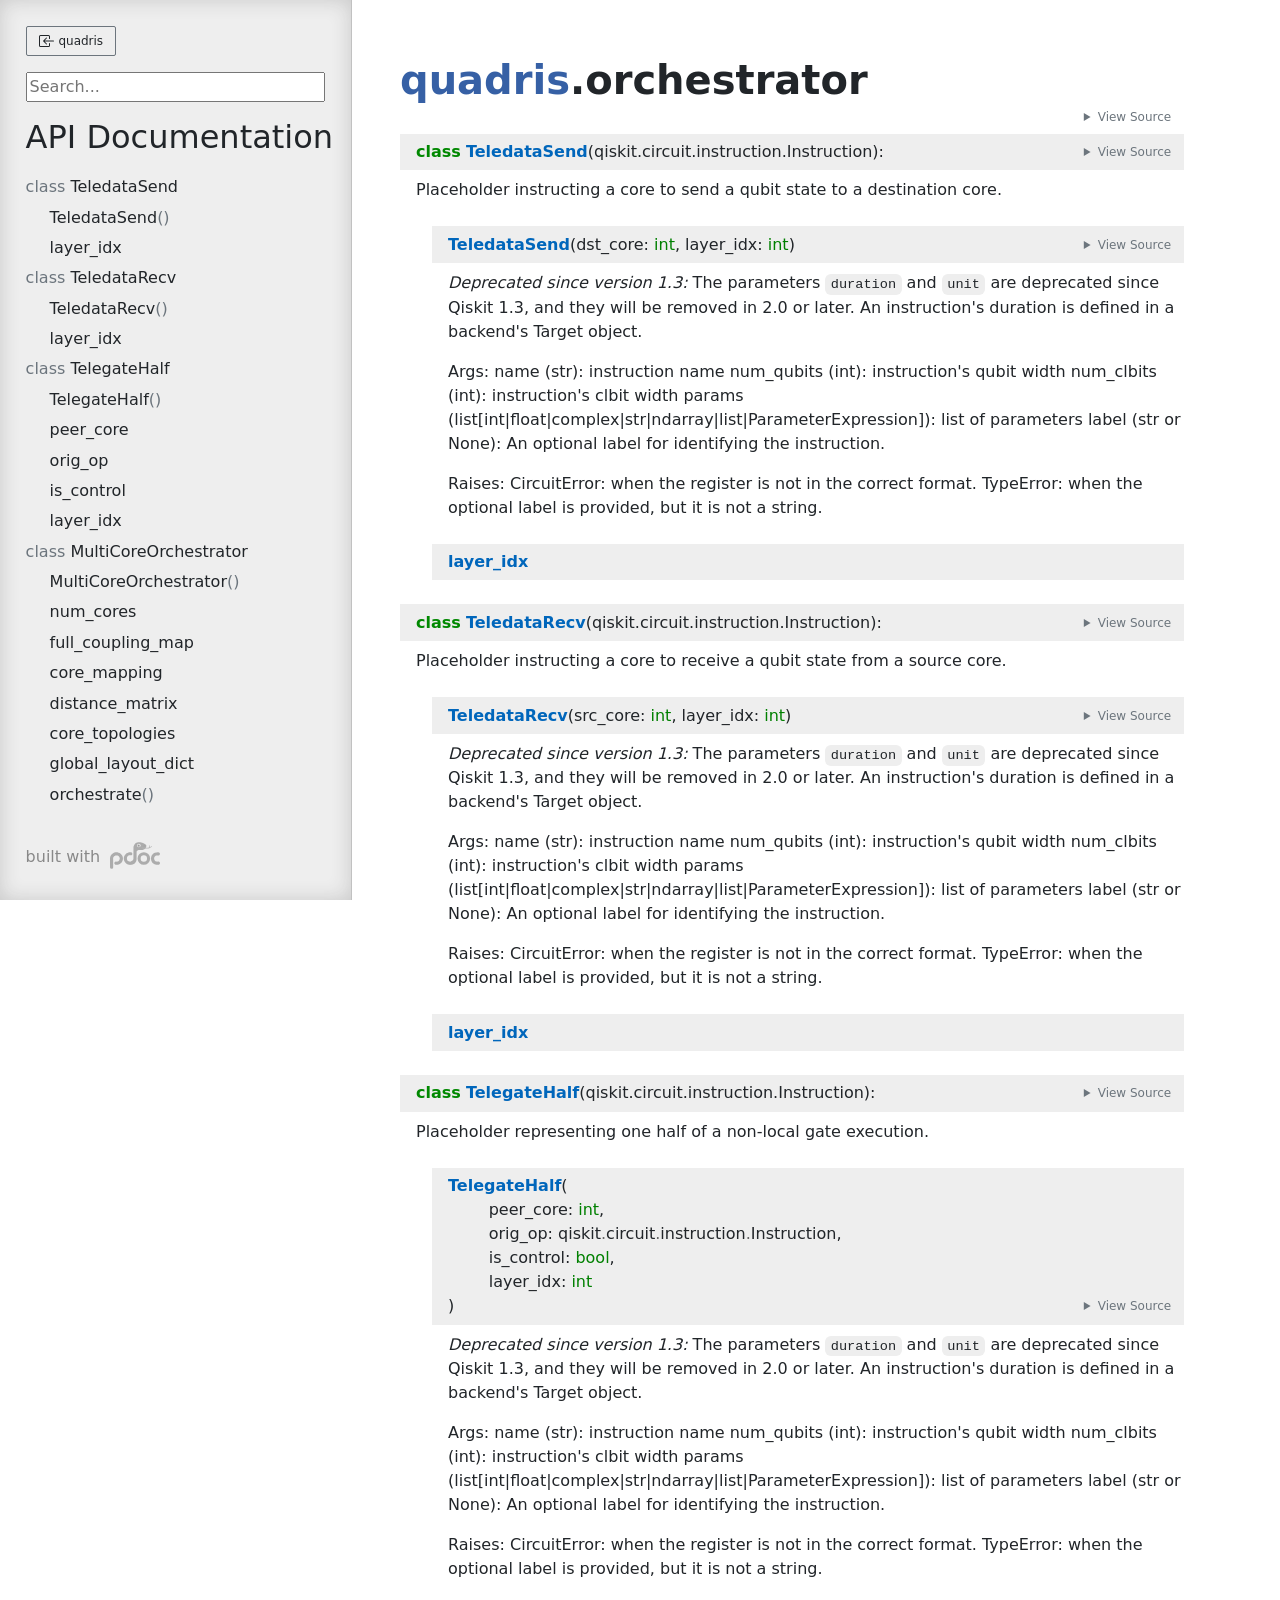
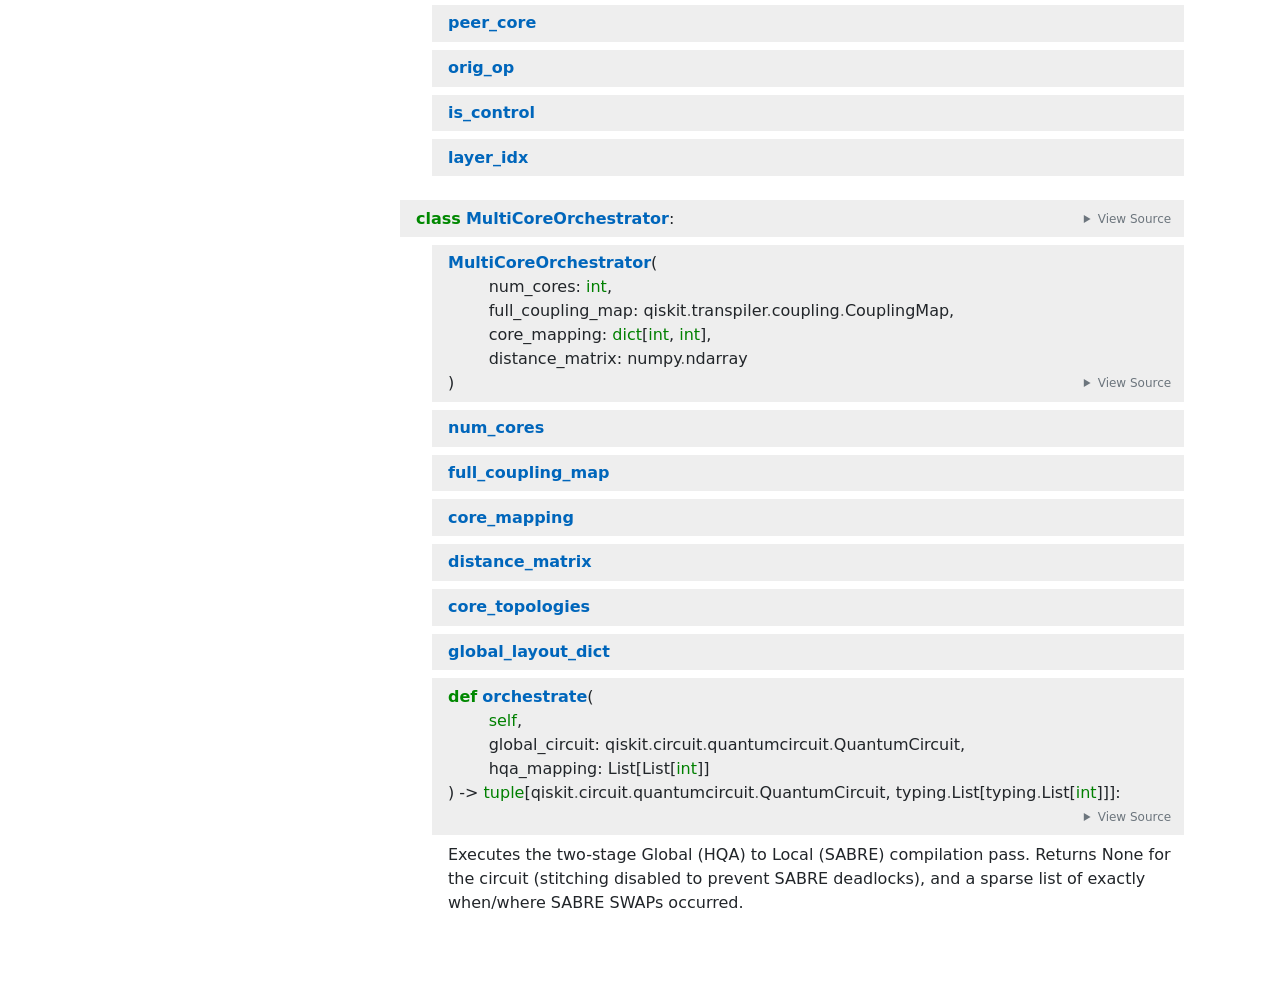
<file: docs/quadris/orchestrator.html>
<!doctype html>
<html lang="en">
<head>
    <meta charset="utf-8">
    <meta name="viewport" content="width=device-width, initial-scale=1">
    <meta name="generator" content="pdoc 16.0.0"/>
    <title>quadris.orchestrator API documentation</title>

    <style>/*! * Bootstrap Reboot v5.0.0 (https://getbootstrap.com/) * Copyright 2011-2021 The Bootstrap Authors * Copyright 2011-2021 Twitter, Inc. * Licensed under MIT (https://github.com/twbs/bootstrap/blob/main/LICENSE) * Forked from Normalize.css, licensed MIT (https://github.com/necolas/normalize.css/blob/master/LICENSE.md) */*,::after,::before{box-sizing:border-box}@media (prefers-reduced-motion:no-preference){:root{scroll-behavior:smooth}}body{margin:0;font-family:system-ui,-apple-system,"Segoe UI",Roboto,"Helvetica Neue",Arial,"Noto Sans","Liberation Sans",sans-serif,"Apple Color Emoji","Segoe UI Emoji","Segoe UI Symbol","Noto Color Emoji";font-size:1rem;font-weight:400;line-height:1.5;color:#212529;background-color:#fff;-webkit-text-size-adjust:100%;-webkit-tap-highlight-color:transparent}hr{margin:1rem 0;color:inherit;background-color:currentColor;border:0;opacity:.25}hr:not([size]){height:1px}h1,h2,h3,h4,h5,h6{margin-top:0;margin-bottom:.5rem;font-weight:500;line-height:1.2}h1{font-size:calc(1.375rem + 1.5vw)}@media (min-width:1200px){h1{font-size:2.5rem}}h2{font-size:calc(1.325rem + .9vw)}@media (min-width:1200px){h2{font-size:2rem}}h3{font-size:calc(1.3rem + .6vw)}@media (min-width:1200px){h3{font-size:1.75rem}}h4{font-size:calc(1.275rem + .3vw)}@media (min-width:1200px){h4{font-size:1.5rem}}h5{font-size:1.25rem}h6{font-size:1rem}p{margin-top:0;margin-bottom:1rem}abbr[data-bs-original-title],abbr[title]{-webkit-text-decoration:underline dotted;text-decoration:underline dotted;cursor:help;-webkit-text-decoration-skip-ink:none;text-decoration-skip-ink:none}address{margin-bottom:1rem;font-style:normal;line-height:inherit}ol,ul{padding-left:2rem}dl,ol,ul{margin-top:0;margin-bottom:1rem}ol ol,ol ul,ul ol,ul ul{margin-bottom:0}dt{font-weight:700}dd{margin-bottom:.5rem;margin-left:0}blockquote{margin:0 0 1rem}b,strong{font-weight:bolder}small{font-size:.875em}mark{padding:.2em;background-color:#fcf8e3}sub,sup{position:relative;font-size:.75em;line-height:0;vertical-align:baseline}sub{bottom:-.25em}sup{top:-.5em}a{color:#0d6efd;text-decoration:underline}a:hover{color:#0a58ca}a:not([href]):not([class]),a:not([href]):not([class]):hover{color:inherit;text-decoration:none}code,kbd,pre,samp{font-family:SFMono-Regular,Menlo,Monaco,Consolas,"Liberation Mono","Courier New",monospace;font-size:1em;direction:ltr;unicode-bidi:bidi-override}pre{display:block;margin-top:0;margin-bottom:1rem;overflow:auto;font-size:.875em}pre code{font-size:inherit;color:inherit;word-break:normal}code{font-size:.875em;color:#d63384;word-wrap:break-word}a>code{color:inherit}kbd{padding:.2rem .4rem;font-size:.875em;color:#fff;background-color:#212529;border-radius:.2rem}kbd kbd{padding:0;font-size:1em;font-weight:700}figure{margin:0 0 1rem}img,svg{vertical-align:middle}table{caption-side:bottom;border-collapse:collapse}caption{padding-top:.5rem;padding-bottom:.5rem;color:#6c757d;text-align:left}th{text-align:inherit;text-align:-webkit-match-parent}tbody,td,tfoot,th,thead,tr{border-color:inherit;border-style:solid;border-width:0}label{display:inline-block}button{border-radius:0}button:focus:not(:focus-visible){outline:0}button,input,optgroup,select,textarea{margin:0;font-family:inherit;font-size:inherit;line-height:inherit}button,select{text-transform:none}[role=button]{cursor:pointer}select{word-wrap:normal}select:disabled{opacity:1}[list]::-webkit-calendar-picker-indicator{display:none}[type=button],[type=reset],[type=submit],button{-webkit-appearance:button}[type=button]:not(:disabled),[type=reset]:not(:disabled),[type=submit]:not(:disabled),button:not(:disabled){cursor:pointer}::-moz-focus-inner{padding:0;border-style:none}textarea{resize:vertical}fieldset{min-width:0;padding:0;margin:0;border:0}legend{float:left;width:100%;padding:0;margin-bottom:.5rem;font-size:calc(1.275rem + .3vw);line-height:inherit}@media (min-width:1200px){legend{font-size:1.5rem}}legend+*{clear:left}::-webkit-datetime-edit-day-field,::-webkit-datetime-edit-fields-wrapper,::-webkit-datetime-edit-hour-field,::-webkit-datetime-edit-minute,::-webkit-datetime-edit-month-field,::-webkit-datetime-edit-text,::-webkit-datetime-edit-year-field{padding:0}::-webkit-inner-spin-button{height:auto}[type=search]{outline-offset:-2px;-webkit-appearance:textfield}::-webkit-search-decoration{-webkit-appearance:none}::-webkit-color-swatch-wrapper{padding:0}::file-selector-button{font:inherit}::-webkit-file-upload-button{font:inherit;-webkit-appearance:button}output{display:inline-block}iframe{border:0}summary{display:list-item;cursor:pointer}progress{vertical-align:baseline}[hidden]{display:none!important}</style>
    <style>/*! syntax-highlighting.css */pre{line-height:125%;}span.linenos{color:inherit; background-color:transparent; padding-left:5px; padding-right:20px;}.pdoc-code .hll{background-color:#ffffcc}.pdoc-code{background:#f8f8f8;}.pdoc-code .c{color:#3D7B7B; font-style:italic}.pdoc-code .err{border:1px solid #FF0000}.pdoc-code .k{color:#008000; font-weight:bold}.pdoc-code .o{color:#666666}.pdoc-code .ch{color:#3D7B7B; font-style:italic}.pdoc-code .cm{color:#3D7B7B; font-style:italic}.pdoc-code .cp{color:#9C6500}.pdoc-code .cpf{color:#3D7B7B; font-style:italic}.pdoc-code .c1{color:#3D7B7B; font-style:italic}.pdoc-code .cs{color:#3D7B7B; font-style:italic}.pdoc-code .gd{color:#A00000}.pdoc-code .ge{font-style:italic}.pdoc-code .gr{color:#E40000}.pdoc-code .gh{color:#000080; font-weight:bold}.pdoc-code .gi{color:#008400}.pdoc-code .go{color:#717171}.pdoc-code .gp{color:#000080; font-weight:bold}.pdoc-code .gs{font-weight:bold}.pdoc-code .gu{color:#800080; font-weight:bold}.pdoc-code .gt{color:#0044DD}.pdoc-code .kc{color:#008000; font-weight:bold}.pdoc-code .kd{color:#008000; font-weight:bold}.pdoc-code .kn{color:#008000; font-weight:bold}.pdoc-code .kp{color:#008000}.pdoc-code .kr{color:#008000; font-weight:bold}.pdoc-code .kt{color:#B00040}.pdoc-code .m{color:#666666}.pdoc-code .s{color:#BA2121}.pdoc-code .na{color:#687822}.pdoc-code .nb{color:#008000}.pdoc-code .nc{color:#0000FF; font-weight:bold}.pdoc-code .no{color:#880000}.pdoc-code .nd{color:#AA22FF}.pdoc-code .ni{color:#717171; font-weight:bold}.pdoc-code .ne{color:#CB3F38; font-weight:bold}.pdoc-code .nf{color:#0000FF}.pdoc-code .nl{color:#767600}.pdoc-code .nn{color:#0000FF; font-weight:bold}.pdoc-code .nt{color:#008000; font-weight:bold}.pdoc-code .nv{color:#19177C}.pdoc-code .ow{color:#AA22FF; font-weight:bold}.pdoc-code .w{color:#bbbbbb}.pdoc-code .mb{color:#666666}.pdoc-code .mf{color:#666666}.pdoc-code .mh{color:#666666}.pdoc-code .mi{color:#666666}.pdoc-code .mo{color:#666666}.pdoc-code .sa{color:#BA2121}.pdoc-code .sb{color:#BA2121}.pdoc-code .sc{color:#BA2121}.pdoc-code .dl{color:#BA2121}.pdoc-code .sd{color:#BA2121; font-style:italic}.pdoc-code .s2{color:#BA2121}.pdoc-code .se{color:#AA5D1F; font-weight:bold}.pdoc-code .sh{color:#BA2121}.pdoc-code .si{color:#A45A77; font-weight:bold}.pdoc-code .sx{color:#008000}.pdoc-code .sr{color:#A45A77}.pdoc-code .s1{color:#BA2121}.pdoc-code .ss{color:#19177C}.pdoc-code .bp{color:#008000}.pdoc-code .fm{color:#0000FF}.pdoc-code .vc{color:#19177C}.pdoc-code .vg{color:#19177C}.pdoc-code .vi{color:#19177C}.pdoc-code .vm{color:#19177C}.pdoc-code .il{color:#666666}</style>
    <style>/*! theme.css */:root{--pdoc-background:#fff;}.pdoc{--text:#212529;--muted:#6c757d;--link:#3660a5;--link-hover:#1659c5;--code:#f8f8f8;--active:#fff598;--accent:#eee;--accent2:#c1c1c1;--nav-hover:rgba(255, 255, 255, 0.5);--name:#0066BB;--def:#008800;--annotation:#007020;}</style>
    <style>/*! layout.css */html, body{width:100%;height:100%;}html, main{scroll-behavior:smooth;}body{background-color:var(--pdoc-background);}@media (max-width:769px){#navtoggle{cursor:pointer;position:absolute;width:50px;height:40px;top:1rem;right:1rem;border-color:var(--text);color:var(--text);display:flex;opacity:0.8;z-index:999;}#navtoggle:hover{opacity:1;}#togglestate + div{display:none;}#togglestate:checked + div{display:inherit;}main, header{padding:2rem 3vw;}header + main{margin-top:-3rem;}.git-button{display:none !important;}nav input[type="search"]{max-width:77%;}nav input[type="search"]:first-child{margin-top:-6px;}nav input[type="search"]:valid ~ *{display:none !important;}}@media (min-width:770px){:root{--sidebar-width:clamp(12.5rem, 28vw, 22rem);}nav{position:fixed;overflow:auto;height:100vh;width:var(--sidebar-width);}main, header{padding:3rem 2rem 3rem calc(var(--sidebar-width) + 3rem);width:calc(54rem + var(--sidebar-width));max-width:100%;}header + main{margin-top:-4rem;}#navtoggle{display:none;}}#togglestate{position:absolute;height:0;opacity:0;}nav.pdoc{--pad:clamp(0.5rem, 2vw, 1.75rem);--indent:1.5rem;background-color:var(--accent);border-right:1px solid var(--accent2);box-shadow:0 0 20px rgba(50, 50, 50, .2) inset;padding:0 0 0 var(--pad);overflow-wrap:anywhere;scrollbar-width:thin; scrollbar-color:var(--accent2) transparent; z-index:1}nav.pdoc::-webkit-scrollbar{width:.4rem; }nav.pdoc::-webkit-scrollbar-thumb{background-color:var(--accent2); }nav.pdoc > div{padding:var(--pad) 0;}nav.pdoc .module-list-button{display:inline-flex;align-items:center;color:var(--text);border-color:var(--muted);margin-bottom:1rem;}nav.pdoc .module-list-button:hover{border-color:var(--text);}nav.pdoc input[type=search]{display:block;outline-offset:0;width:calc(100% - var(--pad));}nav.pdoc .logo{max-width:calc(100% - var(--pad));max-height:35vh;display:block;margin:0 auto 1rem;transform:translate(calc(-.5 * var(--pad)), 0);}nav.pdoc ul{list-style:none;padding-left:0;}nav.pdoc > div > ul{margin-left:calc(0px - var(--pad));}nav.pdoc li a{padding:.2rem 0 .2rem calc(var(--pad) + var(--indent));}nav.pdoc > div > ul > li > a{padding-left:var(--pad);}nav.pdoc li{transition:all 100ms;}nav.pdoc li:hover{background-color:var(--nav-hover);}nav.pdoc a, nav.pdoc a:hover{color:var(--text);}nav.pdoc a{display:block;}nav.pdoc > h2:first-of-type{margin-top:1.5rem;}nav.pdoc .class:before{content:"class ";color:var(--muted);}nav.pdoc .function:after{content:"()";color:var(--muted);}nav.pdoc footer:before{content:"";display:block;width:calc(100% - var(--pad));border-top:solid var(--accent2) 1px;margin-top:1.5rem;padding-top:.5rem;}nav.pdoc footer{font-size:small;}</style>
    <style>/*! content.css */.pdoc{color:var(--text);box-sizing:border-box;line-height:1.5;background:none;}.pdoc .pdoc-button{cursor:pointer;display:inline-block;border:solid black 1px;border-radius:2px;font-size:.75rem;padding:calc(0.5em - 1px) 1em;transition:100ms all;}.pdoc .alert{padding:1rem 1rem 1rem calc(1.5rem + 24px);border:1px solid transparent;border-radius:.25rem;background-repeat:no-repeat;background-position:.75rem center;margin-bottom:1rem;}.pdoc .alert > em{display:none;}.pdoc .alert > *:last-child{margin-bottom:0;}.pdoc .alert.note{color:#084298;background-color:#cfe2ff;border-color:#b6d4fe;background-image:url("data:image/svg+xml,%3Csvg%20xmlns%3D%22http%3A//www.w3.org/2000/svg%22%20width%3D%2224%22%20height%3D%2224%22%20fill%3D%22%23084298%22%20viewBox%3D%220%200%2016%2016%22%3E%3Cpath%20d%3D%22M8%2016A8%208%200%201%200%208%200a8%208%200%200%200%200%2016zm.93-9.412-1%204.705c-.07.34.029.533.304.533.194%200%20.487-.07.686-.246l-.088.416c-.287.346-.92.598-1.465.598-.703%200-1.002-.422-.808-1.319l.738-3.468c.064-.293.006-.399-.287-.47l-.451-.081.082-.381%202.29-.287zM8%205.5a1%201%200%201%201%200-2%201%201%200%200%201%200%202z%22/%3E%3C/svg%3E");}.pdoc .alert.tip{color:#0a3622;background-color:#d1e7dd;border-color:#a3cfbb;background-image:url("data:image/svg+xml,%3Csvg%20xmlns%3D%22http%3A//www.w3.org/2000/svg%22%20width%3D%2224%22%20height%3D%2224%22%20fill%3D%22%230a3622%22%20viewBox%3D%220%200%2016%2016%22%3E%3Cpath%20d%3D%22M2%206a6%206%200%201%201%2010.174%204.31c-.203.196-.359.4-.453.619l-.762%201.769A.5.5%200%200%201%2010.5%2013a.5.5%200%200%201%200%201%20.5.5%200%200%201%200%201l-.224.447a1%201%200%200%201-.894.553H6.618a1%201%200%200%201-.894-.553L5.5%2015a.5.5%200%200%201%200-1%20.5.5%200%200%201%200-1%20.5.5%200%200%201-.46-.302l-.761-1.77a2%202%200%200%200-.453-.618A5.98%205.98%200%200%201%202%206m6-5a5%205%200%200%200-3.479%208.592c.263.254.514.564.676.941L5.83%2012h4.342l.632-1.467c.162-.377.413-.687.676-.941A5%205%200%200%200%208%201%22/%3E%3C/svg%3E");}.pdoc .alert.important{color:#055160;background-color:#cff4fc;border-color:#9eeaf9;background-image:url("data:image/svg+xml,%3Csvg%20xmlns%3D%22http%3A//www.w3.org/2000/svg%22%20width%3D%2224%22%20height%3D%2224%22%20fill%3D%22%23055160%22%20viewBox%3D%220%200%2016%2016%22%3E%3Cpath%20d%3D%22M2%200a2%202%200%200%200-2%202v12a2%202%200%200%200%202%202h12a2%202%200%200%200%202-2V2a2%202%200%200%200-2-2zm6%204c.535%200%20.954.462.9.995l-.35%203.507a.552.552%200%200%201-1.1%200L7.1%204.995A.905.905%200%200%201%208%204m.002%206a1%201%200%201%201%200%202%201%201%200%200%201%200-2%22/%3E%3C/svg%3E");}.pdoc .alert.warning{color:#664d03;background-color:#fff3cd;border-color:#ffecb5;background-image:url("data:image/svg+xml,%3Csvg%20xmlns%3D%22http%3A//www.w3.org/2000/svg%22%20width%3D%2224%22%20height%3D%2224%22%20fill%3D%22%23664d03%22%20viewBox%3D%220%200%2016%2016%22%3E%3Cpath%20d%3D%22M8.982%201.566a1.13%201.13%200%200%200-1.96%200L.165%2013.233c-.457.778.091%201.767.98%201.767h13.713c.889%200%201.438-.99.98-1.767L8.982%201.566zM8%205c.535%200%20.954.462.9.995l-.35%203.507a.552.552%200%200%201-1.1%200L7.1%205.995A.905.905%200%200%201%208%205zm.002%206a1%201%200%201%201%200%202%201%201%200%200%201%200-2z%22/%3E%3C/svg%3E");}.pdoc .alert.caution{color:#842029;background-color:#f8d7da;border-color:#f5c2c7;background-image:url("data:image/svg+xml,%3Csvg%20xmlns%3D%22http%3A//www.w3.org/2000/svg%22%20width%3D%2224%22%20height%3D%2224%22%20fill%3D%22%23842029%22%20viewBox%3D%220%200%2016%2016%22%3E%3Cpath%20d%3D%22M11.46.146A.5.5%200%200%200%2011.107%200H4.893a.5.5%200%200%200-.353.146L.146%204.54A.5.5%200%200%200%200%204.893v6.214a.5.5%200%200%200%20.146.353l4.394%204.394a.5.5%200%200%200%20.353.146h6.214a.5.5%200%200%200%20.353-.146l4.394-4.394a.5.5%200%200%200%20.146-.353V4.893a.5.5%200%200%200-.146-.353zM8%204c.535%200%20.954.462.9.995l-.35%203.507a.552.552%200%200%201-1.1%200L7.1%204.995A.905.905%200%200%201%208%204m.002%206a1%201%200%201%201%200%202%201%201%200%200%201%200-2%22/%3E%3C/svg%3E");}.pdoc .alert.danger{color:#842029;background-color:#f8d7da;border-color:#f5c2c7;background-image:url("data:image/svg+xml,%3Csvg%20xmlns%3D%22http%3A//www.w3.org/2000/svg%22%20width%3D%2224%22%20height%3D%2224%22%20fill%3D%22%23842029%22%20viewBox%3D%220%200%2016%2016%22%3E%3Cpath%20d%3D%22M5.52.359A.5.5%200%200%201%206%200h4a.5.5%200%200%201%20.474.658L8.694%206H12.5a.5.5%200%200%201%20.395.807l-7%209a.5.5%200%200%201-.873-.454L6.823%209.5H3.5a.5.5%200%200%201-.48-.641l2.5-8.5z%22/%3E%3C/svg%3E");}.pdoc .visually-hidden{position:absolute !important;width:1px !important;height:1px !important;padding:0 !important;margin:-1px !important;overflow:hidden !important;clip:rect(0, 0, 0, 0) !important;white-space:nowrap !important;border:0 !important;}.pdoc h1, .pdoc h2, .pdoc h3{font-weight:300;margin:.3em 0;padding:.2em 0;}.pdoc > section:not(.module-info) h1{font-size:1.5rem;font-weight:500;}.pdoc > section:not(.module-info) h2{font-size:1.4rem;font-weight:500;}.pdoc > section:not(.module-info) h3{font-size:1.3rem;font-weight:500;}.pdoc > section:not(.module-info) h4{font-size:1.2rem;}.pdoc > section:not(.module-info) h5{font-size:1.1rem;}.pdoc a{text-decoration:none;color:var(--link);}.pdoc a:hover{color:var(--link-hover);}.pdoc blockquote{margin-left:2rem;}.pdoc pre{border-top:1px solid var(--accent2);border-bottom:1px solid var(--accent2);margin-top:0;margin-bottom:1em;padding:.5rem 0 .5rem .5rem;overflow-x:auto;background-color:var(--code);}.pdoc code{color:var(--text);padding:.2em .4em;margin:0;font-size:85%;background-color:var(--accent);border-radius:6px;}.pdoc a > code{color:inherit;}.pdoc pre > code{display:inline-block;font-size:inherit;background:none;border:none;padding:0;}.pdoc > section:not(.module-info){margin-bottom:1.5rem;}.pdoc .modulename{margin-top:0;font-weight:bold;}.pdoc .modulename a{color:var(--link);transition:100ms all;}.pdoc .git-button{float:right;border:solid var(--link) 1px;}.pdoc .git-button:hover{background-color:var(--link);color:var(--pdoc-background);}.view-source-toggle-state,.view-source-toggle-state ~ .pdoc-code{display:none;}.view-source-toggle-state:checked ~ .pdoc-code{display:block;}.view-source-button{display:inline-block;float:right;font-size:.75rem;line-height:1.5rem;color:var(--muted);padding:0 .4rem 0 1.3rem;cursor:pointer;text-indent:-2px;}.view-source-button > span{visibility:hidden;}.module-info .view-source-button{float:none;display:flex;justify-content:flex-end;margin:-1.2rem .4rem -.2rem 0;}.view-source-button::before{position:absolute;content:"View Source";display:list-item;list-style-type:disclosure-closed;}.view-source-toggle-state:checked ~ .attr .view-source-button::before,.view-source-toggle-state:checked ~ .view-source-button::before{list-style-type:disclosure-open;}.pdoc .docstring{margin-bottom:1.5rem;}.pdoc section:not(.module-info) .docstring{margin-left:clamp(0rem, 5vw - 2rem, 1rem);}.pdoc .docstring .pdoc-code{margin-left:1em;margin-right:1em;}.pdoc h1:target,.pdoc h2:target,.pdoc h3:target,.pdoc h4:target,.pdoc h5:target,.pdoc h6:target,.pdoc .pdoc-code > pre > span:target{background-color:var(--active);box-shadow:-1rem 0 0 0 var(--active);}.pdoc .pdoc-code > pre > span:target{display:block;}.pdoc div:target > .attr,.pdoc section:target > .attr,.pdoc dd:target > a{background-color:var(--active);}.pdoc *{scroll-margin:2rem;}.pdoc .pdoc-code .linenos{user-select:none;}.pdoc .attr:hover{filter:contrast(0.95);}.pdoc section, .pdoc .classattr{position:relative;}.pdoc .headerlink{--width:clamp(1rem, 3vw, 2rem);position:absolute;top:0;left:calc(0rem - var(--width));transition:all 100ms ease-in-out;opacity:0;}.pdoc .headerlink::before{content:"#";display:block;text-align:center;width:var(--width);height:2.3rem;line-height:2.3rem;font-size:1.5rem;}.pdoc .attr:hover ~ .headerlink,.pdoc *:target > .headerlink,.pdoc .headerlink:hover{opacity:1;}.pdoc .attr{display:block;margin:.5rem 0 .5rem;padding:.4rem .4rem .4rem 1rem;background-color:var(--accent);overflow-x:auto;}.pdoc .classattr{margin-left:2rem;}.pdoc .decorator-deprecated{color:#842029;}.pdoc .decorator-deprecated ~ span{filter:grayscale(1) opacity(0.8);}.pdoc .name{color:var(--name);font-weight:bold;}.pdoc .def{color:var(--def);font-weight:bold;}.pdoc .signature{background-color:transparent;}.pdoc .param, .pdoc .return-annotation{white-space:pre;}.pdoc .signature.multiline .param{display:block;}.pdoc .signature.condensed .param{display:inline-block;}.pdoc .annotation{color:var(--annotation);}.pdoc .view-value-toggle-state,.pdoc .view-value-toggle-state ~ .default_value{display:none;}.pdoc .view-value-toggle-state:checked ~ .default_value{display:inherit;}.pdoc .view-value-button{font-size:.5rem;vertical-align:middle;border-style:dashed;margin-top:-0.1rem;}.pdoc .view-value-button:hover{background:white;}.pdoc .view-value-button::before{content:"show";text-align:center;width:2.2em;display:inline-block;}.pdoc .view-value-toggle-state:checked ~ .view-value-button::before{content:"hide";}.pdoc .inherited{margin-left:2rem;}.pdoc .inherited dt{font-weight:700;}.pdoc .inherited dt, .pdoc .inherited dd{display:inline;margin-left:0;margin-bottom:.5rem;}.pdoc .inherited dd:not(:last-child):after{content:", ";}.pdoc .inherited .class:before{content:"class ";}.pdoc .inherited .function a:after{content:"()";}.pdoc .search-result .docstring{overflow:auto;max-height:25vh;}.pdoc .search-result.focused > .attr{background-color:var(--active);}.pdoc .attribution{margin-top:2rem;display:block;opacity:0.5;transition:all 200ms;filter:grayscale(100%);}.pdoc .attribution:hover{opacity:1;filter:grayscale(0%);}.pdoc .attribution img{margin-left:5px;height:27px;vertical-align:bottom;width:50px;transition:all 200ms;}.pdoc table{display:block;width:max-content;max-width:100%;overflow:auto;margin-bottom:1rem;}.pdoc table th{font-weight:600;}.pdoc table th, .pdoc table td{padding:6px 13px;border:1px solid var(--accent2);}</style>
    <style>/*! custom.css */</style></head>
<body>
    <nav class="pdoc">
        <label id="navtoggle" for="togglestate" class="pdoc-button"><svg xmlns='http://www.w3.org/2000/svg' viewBox='0 0 30 30'><path stroke-linecap='round' stroke="currentColor" stroke-miterlimit='10' stroke-width='2' d='M4 7h22M4 15h22M4 23h22'/></svg></label>
        <input id="togglestate" type="checkbox" aria-hidden="true" tabindex="-1">
        <div>            <a class="pdoc-button module-list-button" href="../quadris.html">
<svg xmlns="http://www.w3.org/2000/svg" width="16" height="16" fill="currentColor" class="bi bi-box-arrow-in-left" viewBox="0 0 16 16">
  <path fill-rule="evenodd" d="M10 3.5a.5.5 0 0 0-.5-.5h-8a.5.5 0 0 0-.5.5v9a.5.5 0 0 0 .5.5h8a.5.5 0 0 0 .5-.5v-2a.5.5 0 0 1 1 0v2A1.5 1.5 0 0 1 9.5 14h-8A1.5 1.5 0 0 1 0 12.5v-9A1.5 1.5 0 0 1 1.5 2h8A1.5 1.5 0 0 1 11 3.5v2a.5.5 0 0 1-1 0v-2z"/>
  <path fill-rule="evenodd" d="M4.146 8.354a.5.5 0 0 1 0-.708l3-3a.5.5 0 1 1 .708.708L5.707 7.5H14.5a.5.5 0 0 1 0 1H5.707l2.147 2.146a.5.5 0 0 1-.708.708l-3-3z"/>
</svg>                &nbsp;quadris</a>


            <input type="search" placeholder="Search..." role="searchbox" aria-label="search"
                   pattern=".+" required>



            <h2>API Documentation</h2>
                <ul class="memberlist">
            <li>
                    <a class="class" href="#TeledataSend">TeledataSend</a>
                            <ul class="memberlist">
                        <li>
                                <a class="function" href="#TeledataSend.__init__">TeledataSend</a>
                        </li>
                        <li>
                                <a class="variable" href="#TeledataSend.layer_idx">layer_idx</a>
                        </li>
                </ul>

            </li>
            <li>
                    <a class="class" href="#TeledataRecv">TeledataRecv</a>
                            <ul class="memberlist">
                        <li>
                                <a class="function" href="#TeledataRecv.__init__">TeledataRecv</a>
                        </li>
                        <li>
                                <a class="variable" href="#TeledataRecv.layer_idx">layer_idx</a>
                        </li>
                </ul>

            </li>
            <li>
                    <a class="class" href="#TelegateHalf">TelegateHalf</a>
                            <ul class="memberlist">
                        <li>
                                <a class="function" href="#TelegateHalf.__init__">TelegateHalf</a>
                        </li>
                        <li>
                                <a class="variable" href="#TelegateHalf.peer_core">peer_core</a>
                        </li>
                        <li>
                                <a class="variable" href="#TelegateHalf.orig_op">orig_op</a>
                        </li>
                        <li>
                                <a class="variable" href="#TelegateHalf.is_control">is_control</a>
                        </li>
                        <li>
                                <a class="variable" href="#TelegateHalf.layer_idx">layer_idx</a>
                        </li>
                </ul>

            </li>
            <li>
                    <a class="class" href="#MultiCoreOrchestrator">MultiCoreOrchestrator</a>
                            <ul class="memberlist">
                        <li>
                                <a class="function" href="#MultiCoreOrchestrator.__init__">MultiCoreOrchestrator</a>
                        </li>
                        <li>
                                <a class="variable" href="#MultiCoreOrchestrator.num_cores">num_cores</a>
                        </li>
                        <li>
                                <a class="variable" href="#MultiCoreOrchestrator.full_coupling_map">full_coupling_map</a>
                        </li>
                        <li>
                                <a class="variable" href="#MultiCoreOrchestrator.core_mapping">core_mapping</a>
                        </li>
                        <li>
                                <a class="variable" href="#MultiCoreOrchestrator.distance_matrix">distance_matrix</a>
                        </li>
                        <li>
                                <a class="variable" href="#MultiCoreOrchestrator.core_topologies">core_topologies</a>
                        </li>
                        <li>
                                <a class="variable" href="#MultiCoreOrchestrator.global_layout_dict">global_layout_dict</a>
                        </li>
                        <li>
                                <a class="function" href="#MultiCoreOrchestrator.orchestrate">orchestrate</a>
                        </li>
                </ul>

            </li>
    </ul>



        <a class="attribution" title="pdoc: Python API documentation generator" href="https://pdoc.dev" target="_blank">
            built with <span class="visually-hidden">pdoc</span><img
                alt="pdoc logo"
                src="data:image/svg+xml,%3Csvg%20xmlns%3D%22http%3A//www.w3.org/2000/svg%22%20role%3D%22img%22%20aria-label%3D%22pdoc%20logo%22%20width%3D%22300%22%20height%3D%22160%22%20viewBox%3D%220%200%20150%2080%22%3E%3Ctitle%3Epdoc%3C/title%3E%3Cpath%20d%3D%22M132.316%2048.886c.276-4.679%202.342-6.698%204.409-7.982s4.27-1.165%206.751-1.055c1.586.07%203.044.156%204.222-.482%201.142-.619%202.026-1.932%202.162-3.739.268-3.576-1.929-5.368-5.006-5.551s-7.599.524-10.517%201.606c-4.455%201.652-8.588%206.606-9.552%208.992s-2.342%206.193-1.745%2010.873%202.664%209.221%205.878%2011.79%205.878%203.808%2010.103%204.312%203.444.229%206.062.229%205.006-2.202%204.914-4.909-2.296-5.001-4.501-4.863-3.077.505-5.281.229-7.715-2.064-7.899-9.451z%22%20fill%3D%22%23198754%22/%3E%3Ccircle%20cx%3D%22101.504%22%20cy%3D%2248.943%22%20r%3D%2214.208%22%20fill%3D%22none%22%20stroke%3D%22%23198754%22%20stroke-width%3D%229.354%22/%3E%3Cpath%20d%3D%22M87.81.002c-3.637.065-5.001.454-7.014%201.232s-3.443%201.363-6.3%204.282c-1.723%201.76-3.148%205.019-3.776%207.329-.413%201.521-.316%202.63-.316%202.63l-.195%2034.612c.065%205.774-6.755%208.305-9.612%208.37s-9.678-1.038-9.743-9.408%207.128-9.521%208.362-9.521c1.413-.13%202.526-.021%203.718-.016%202.071.009%204.157-.778%204.092-4.671s-4.157-4.736-4.157-4.736c-6.3-.843-11.43%202.206-11.43%202.206S40.917%2038.15%2041.372%2049.634%2051.568%2068.19%2061.311%2068.125s18.316-7.007%2018.445-17.193l.13-22.772c.046-2.291%202.683-3.644%204.476-4.203.745-.232%201.694-.274%201.694-.274l10.457-.13s4.871-.324%207.729-3.114%204.352-6.294%204.352-6.294.974-3.049.13-4.606-.195-1.233-2.792-3.309-8.573-4.477-8.573-4.477S91.447-.063%2087.81.002zM0%2047.169l.065%2028.417S0%2080.127%204.481%2079.997s5.072-3.866%205.049-4.152l-.113-28.482s1.624-7.656%209.937-7.721%2010.002%206.942%2010.002%208.499-.909%2010.51-9.093%2010.51c-.948%200-2.99-.567-4.145-.272-3.919%201-3.194%204.554-3.194%204.554s.065%205.061%207.404%204.996%2018.575-6.034%2018.575-19.074S26.953%2030.04%2019.549%2029.91%201.234%2035.296%200%2047.169z%22%20fill%3D%22%23198754%22/%3E%3Cg%20transform%3D%22matrix%28.325601%200%200%20.325256%20-10.32669%20-45.802786%29%22%3E%3Ccircle%20cx%3D%22297.554%22%20cy%3D%22172.286%22%20r%3D%2216.5%22%20fill%3D%22%23fff%22/%3E%3Cellipse%20cx%3D%22297.709%22%20cy%3D%22172.642%22%20rx%3D%2211.071%22%20ry%3D%2210.871%22%20fill%3D%22%23105a48%22/%3E%3Ccircle%20cx%3D%22304.104%22%20cy%3D%22167.667%22%20r%3D%224.5%22%20fill%3D%22%23fff%22/%3E%3C/g%3E%3Cpath%20d%3D%22M94.661%2017.032l.893-1.476s.99.714%201.916.925%201.575.114%202.955.114l14.565-.162c1.283-.032%203.085-.762%203.02-3.293s-.373-3.503-.373-3.503l1.283-.487s.52.503.877%201.573.309%201.995.292%202.66-.227%201.541-.227%201.541%201.564-.308%202.359-1.038.823-.779%201.489-1.508.812-.86.812-.86.552-.13.877.26.341.957.065%201.46-1.672%202.206-3.247%203.066-2.76%201.427-3.929%201.768-3.848.73-7.063.714l-10.944-.114s-2.143-.081-3.02-.373-2.241-.973-2.598-1.265z%22%20fill%3D%22%23d36d49%22/%3E%3Cg%20fill%3D%22%23105a48%22%3E%3Cellipse%20cx%3D%2293.052%22%20cy%3D%2243.567%22%20rx%3D%22.869%22%20ry%3D%221.014%22%20transform%3D%22rotate%28341.022%29%22/%3E%3Cellipse%20cx%3D%22104.3%22%20cy%3D%22-16.184%22%20rx%3D%22.865%22%20ry%3D%221.009%22%20transform%3D%22rotate%2814.786%29%22/%3E%3C/g%3E%3C/svg%3E"/>
        </a>
</div>
    </nav>
    <main class="pdoc">
            <section class="module-info">
                    <h1 class="modulename">
<a href="./../quadris.html">quadris</a><wbr>.orchestrator    </h1>

                
                        <input id="mod-orchestrator-view-source" class="view-source-toggle-state" type="checkbox" aria-hidden="true" tabindex="-1">

                        <label class="view-source-button" for="mod-orchestrator-view-source"><span>View Source</span></label>

                        <div class="pdoc-code codehilite"><pre><span></span><span id="L-1"><a href="#L-1"><span class="linenos">  1</span></a><span class="kn">import</span><span class="w"> </span><span class="nn">qiskit</span>
</span><span id="L-2"><a href="#L-2"><span class="linenos">  2</span></a><span class="kn">from</span><span class="w"> </span><span class="nn">qiskit</span><span class="w"> </span><span class="kn">import</span> <span class="n">QuantumCircuit</span><span class="p">,</span> <span class="n">QuantumRegister</span>
</span><span id="L-3"><a href="#L-3"><span class="linenos">  3</span></a><span class="kn">from</span><span class="w"> </span><span class="nn">qiskit.circuit</span><span class="w"> </span><span class="kn">import</span> <span class="n">Instruction</span>
</span><span id="L-4"><a href="#L-4"><span class="linenos">  4</span></a><span class="kn">from</span><span class="w"> </span><span class="nn">qiskit.converters</span><span class="w"> </span><span class="kn">import</span> <span class="n">circuit_to_dag</span><span class="p">,</span> <span class="n">dag_to_circuit</span>
</span><span id="L-5"><a href="#L-5"><span class="linenos">  5</span></a><span class="kn">from</span><span class="w"> </span><span class="nn">qiskit.dagcircuit</span><span class="w"> </span><span class="kn">import</span> <span class="n">DAGCircuit</span><span class="p">,</span> <span class="n">DAGOpNode</span>
</span><span id="L-6"><a href="#L-6"><span class="linenos">  6</span></a><span class="kn">from</span><span class="w"> </span><span class="nn">qiskit.transpiler</span><span class="w"> </span><span class="kn">import</span> <span class="n">PassManager</span><span class="p">,</span> <span class="n">CouplingMap</span><span class="p">,</span> <span class="n">Layout</span>
</span><span id="L-7"><a href="#L-7"><span class="linenos">  7</span></a><span class="kn">from</span><span class="w"> </span><span class="nn">qiskit.transpiler.passes</span><span class="w"> </span><span class="kn">import</span> <span class="n">SabreSwap</span><span class="p">,</span> <span class="n">SetLayout</span><span class="p">,</span> <span class="n">FullAncillaAllocation</span><span class="p">,</span> <span class="n">EnlargeWithAncilla</span><span class="p">,</span> <span class="n">ApplyLayout</span>
</span><span id="L-8"><a href="#L-8"><span class="linenos">  8</span></a><span class="kn">from</span><span class="w"> </span><span class="nn">typing</span><span class="w"> </span><span class="kn">import</span> <span class="n">List</span>
</span><span id="L-9"><a href="#L-9"><span class="linenos">  9</span></a><span class="kn">import</span><span class="w"> </span><span class="nn">numpy</span><span class="w"> </span><span class="k">as</span><span class="w"> </span><span class="nn">np</span>
</span><span id="L-10"><a href="#L-10"><span class="linenos"> 10</span></a><span class="kn">import</span><span class="w"> </span><span class="nn">copy</span>
</span><span id="L-11"><a href="#L-11"><span class="linenos"> 11</span></a>
</span><span id="L-12"><a href="#L-12"><span class="linenos"> 12</span></a><span class="c1"># =====================================================================</span>
</span><span id="L-13"><a href="#L-13"><span class="linenos"> 13</span></a><span class="c1"># Custom Teleportation Primitives</span>
</span><span id="L-14"><a href="#L-14"><span class="linenos"> 14</span></a><span class="c1"># =====================================================================</span>
</span><span id="L-15"><a href="#L-15"><span class="linenos"> 15</span></a>
</span><span id="L-16"><a href="#L-16"><span class="linenos"> 16</span></a><span class="k">class</span><span class="w"> </span><span class="nc">TeledataSend</span><span class="p">(</span><span class="n">Instruction</span><span class="p">):</span>
</span><span id="L-17"><a href="#L-17"><span class="linenos"> 17</span></a><span class="w">    </span><span class="sd">&quot;&quot;&quot;Placeholder instructing a core to send a qubit state to a destination core.&quot;&quot;&quot;</span>
</span><span id="L-18"><a href="#L-18"><span class="linenos"> 18</span></a>    <span class="k">def</span><span class="w"> </span><span class="fm">__init__</span><span class="p">(</span><span class="bp">self</span><span class="p">,</span> <span class="n">dst_core</span><span class="p">:</span> <span class="nb">int</span><span class="p">,</span> <span class="n">layer_idx</span><span class="p">:</span> <span class="nb">int</span><span class="p">):</span>
</span><span id="L-19"><a href="#L-19"><span class="linenos"> 19</span></a>        <span class="bp">self</span><span class="o">.</span><span class="n">layer_idx</span> <span class="o">=</span> <span class="n">layer_idx</span>
</span><span id="L-20"><a href="#L-20"><span class="linenos"> 20</span></a>        <span class="nb">super</span><span class="p">()</span><span class="o">.</span><span class="fm">__init__</span><span class="p">(</span><span class="s2">&quot;teledata_send&quot;</span><span class="p">,</span> <span class="mi">1</span><span class="p">,</span> <span class="mi">0</span><span class="p">,</span> <span class="p">[</span><span class="n">dst_core</span><span class="p">])</span>
</span><span id="L-21"><a href="#L-21"><span class="linenos"> 21</span></a>
</span><span id="L-22"><a href="#L-22"><span class="linenos"> 22</span></a><span class="k">class</span><span class="w"> </span><span class="nc">TeledataRecv</span><span class="p">(</span><span class="n">Instruction</span><span class="p">):</span>
</span><span id="L-23"><a href="#L-23"><span class="linenos"> 23</span></a><span class="w">    </span><span class="sd">&quot;&quot;&quot;Placeholder instructing a core to receive a qubit state from a source core.&quot;&quot;&quot;</span>
</span><span id="L-24"><a href="#L-24"><span class="linenos"> 24</span></a>    <span class="k">def</span><span class="w"> </span><span class="fm">__init__</span><span class="p">(</span><span class="bp">self</span><span class="p">,</span> <span class="n">src_core</span><span class="p">:</span> <span class="nb">int</span><span class="p">,</span> <span class="n">layer_idx</span><span class="p">:</span> <span class="nb">int</span><span class="p">):</span>
</span><span id="L-25"><a href="#L-25"><span class="linenos"> 25</span></a>        <span class="bp">self</span><span class="o">.</span><span class="n">layer_idx</span> <span class="o">=</span> <span class="n">layer_idx</span>
</span><span id="L-26"><a href="#L-26"><span class="linenos"> 26</span></a>        <span class="nb">super</span><span class="p">()</span><span class="o">.</span><span class="fm">__init__</span><span class="p">(</span><span class="s2">&quot;teledata_recv&quot;</span><span class="p">,</span> <span class="mi">1</span><span class="p">,</span> <span class="mi">0</span><span class="p">,</span> <span class="p">[</span><span class="n">src_core</span><span class="p">])</span>
</span><span id="L-27"><a href="#L-27"><span class="linenos"> 27</span></a>
</span><span id="L-28"><a href="#L-28"><span class="linenos"> 28</span></a><span class="k">class</span><span class="w"> </span><span class="nc">TelegateHalf</span><span class="p">(</span><span class="n">Instruction</span><span class="p">):</span>
</span><span id="L-29"><a href="#L-29"><span class="linenos"> 29</span></a><span class="w">    </span><span class="sd">&quot;&quot;&quot;Placeholder representing one half of a non-local gate execution.&quot;&quot;&quot;</span>
</span><span id="L-30"><a href="#L-30"><span class="linenos"> 30</span></a>    <span class="k">def</span><span class="w"> </span><span class="fm">__init__</span><span class="p">(</span><span class="bp">self</span><span class="p">,</span> <span class="n">peer_core</span><span class="p">:</span> <span class="nb">int</span><span class="p">,</span> <span class="n">orig_op</span><span class="p">:</span> <span class="n">Instruction</span><span class="p">,</span> <span class="n">is_control</span><span class="p">:</span> <span class="nb">bool</span><span class="p">,</span> <span class="n">layer_idx</span><span class="p">:</span> <span class="nb">int</span><span class="p">):</span>
</span><span id="L-31"><a href="#L-31"><span class="linenos"> 31</span></a>        <span class="bp">self</span><span class="o">.</span><span class="n">peer_core</span> <span class="o">=</span> <span class="n">peer_core</span>
</span><span id="L-32"><a href="#L-32"><span class="linenos"> 32</span></a>        <span class="bp">self</span><span class="o">.</span><span class="n">orig_op</span> <span class="o">=</span> <span class="n">orig_op</span>
</span><span id="L-33"><a href="#L-33"><span class="linenos"> 33</span></a>        <span class="bp">self</span><span class="o">.</span><span class="n">is_control</span> <span class="o">=</span> <span class="n">is_control</span>
</span><span id="L-34"><a href="#L-34"><span class="linenos"> 34</span></a>        <span class="bp">self</span><span class="o">.</span><span class="n">layer_idx</span> <span class="o">=</span> <span class="n">layer_idx</span>
</span><span id="L-35"><a href="#L-35"><span class="linenos"> 35</span></a>        <span class="nb">super</span><span class="p">()</span><span class="o">.</span><span class="fm">__init__</span><span class="p">(</span><span class="sa">f</span><span class="s2">&quot;telegate_half_</span><span class="si">{</span><span class="n">orig_op</span><span class="o">.</span><span class="n">name</span><span class="si">}</span><span class="s2">&quot;</span><span class="p">,</span> <span class="mi">1</span><span class="p">,</span> <span class="mi">0</span><span class="p">,</span> <span class="p">[</span><span class="n">peer_core</span><span class="p">,</span> <span class="nb">int</span><span class="p">(</span><span class="n">is_control</span><span class="p">)])</span>
</span><span id="L-36"><a href="#L-36"><span class="linenos"> 36</span></a>
</span><span id="L-37"><a href="#L-37"><span class="linenos"> 37</span></a><span class="c1"># =====================================================================</span>
</span><span id="L-38"><a href="#L-38"><span class="linenos"> 38</span></a><span class="c1"># Main Orchestrator Pipeline</span>
</span><span id="L-39"><a href="#L-39"><span class="linenos"> 39</span></a><span class="c1"># =====================================================================</span>
</span><span id="L-40"><a href="#L-40"><span class="linenos"> 40</span></a>
</span><span id="L-41"><a href="#L-41"><span class="linenos"> 41</span></a><span class="k">class</span><span class="w"> </span><span class="nc">MultiCoreOrchestrator</span><span class="p">:</span>
</span><span id="L-42"><a href="#L-42"><span class="linenos"> 42</span></a>    <span class="k">def</span><span class="w"> </span><span class="fm">__init__</span><span class="p">(</span><span class="bp">self</span><span class="p">,</span> <span class="n">num_cores</span><span class="p">:</span> <span class="nb">int</span><span class="p">,</span> <span class="n">full_coupling_map</span><span class="p">:</span> <span class="n">CouplingMap</span><span class="p">,</span> <span class="n">core_mapping</span><span class="p">:</span> <span class="nb">dict</span><span class="p">[</span><span class="nb">int</span><span class="p">,</span> <span class="nb">int</span><span class="p">],</span> <span class="n">distance_matrix</span><span class="p">:</span> <span class="n">np</span><span class="o">.</span><span class="n">ndarray</span><span class="p">):</span>
</span><span id="L-43"><a href="#L-43"><span class="linenos"> 43</span></a>        <span class="bp">self</span><span class="o">.</span><span class="n">num_cores</span> <span class="o">=</span> <span class="n">num_cores</span>
</span><span id="L-44"><a href="#L-44"><span class="linenos"> 44</span></a>        <span class="bp">self</span><span class="o">.</span><span class="n">full_coupling_map</span> <span class="o">=</span> <span class="n">full_coupling_map</span>
</span><span id="L-45"><a href="#L-45"><span class="linenos"> 45</span></a>        <span class="bp">self</span><span class="o">.</span><span class="n">core_mapping</span> <span class="o">=</span> <span class="n">core_mapping</span>
</span><span id="L-46"><a href="#L-46"><span class="linenos"> 46</span></a>        <span class="bp">self</span><span class="o">.</span><span class="n">distance_matrix</span> <span class="o">=</span> <span class="n">distance_matrix</span>
</span><span id="L-47"><a href="#L-47"><span class="linenos"> 47</span></a>        
</span><span id="L-48"><a href="#L-48"><span class="linenos"> 48</span></a>        <span class="bp">self</span><span class="o">.</span><span class="n">core_topologies</span> <span class="o">=</span> <span class="bp">self</span><span class="o">.</span><span class="n">_build_core_padded_topologies</span><span class="p">()</span>
</span><span id="L-49"><a href="#L-49"><span class="linenos"> 49</span></a>        <span class="bp">self</span><span class="o">.</span><span class="n">global_layout_dict</span> <span class="o">=</span> <span class="p">{}</span>
</span><span id="L-50"><a href="#L-50"><span class="linenos"> 50</span></a>
</span><span id="L-51"><a href="#L-51"><span class="linenos"> 51</span></a>    <span class="k">def</span><span class="w"> </span><span class="nf">orchestrate</span><span class="p">(</span><span class="bp">self</span><span class="p">,</span> <span class="n">global_circuit</span><span class="p">:</span> <span class="n">QuantumCircuit</span><span class="p">,</span> <span class="n">hqa_mapping</span><span class="p">:</span> <span class="n">List</span><span class="p">[</span><span class="n">List</span><span class="p">[</span><span class="nb">int</span><span class="p">]])</span> <span class="o">-&gt;</span> <span class="nb">tuple</span><span class="p">[</span><span class="n">QuantumCircuit</span><span class="p">,</span> <span class="n">List</span><span class="p">[</span><span class="n">List</span><span class="p">[</span><span class="nb">int</span><span class="p">]]]:</span>
</span><span id="L-52"><a href="#L-52"><span class="linenos"> 52</span></a><span class="w">        </span><span class="sd">&quot;&quot;&quot;</span>
</span><span id="L-53"><a href="#L-53"><span class="linenos"> 53</span></a><span class="sd">        Executes the two-stage Global (HQA) to Local (SABRE) compilation pass.</span>
</span><span id="L-54"><a href="#L-54"><span class="linenos"> 54</span></a><span class="sd">        Returns None for the circuit (stitching disabled to prevent SABRE deadlocks), </span>
</span><span id="L-55"><a href="#L-55"><span class="linenos"> 55</span></a><span class="sd">        and a sparse list of exactly when/where SABRE SWAPs occurred.</span>
</span><span id="L-56"><a href="#L-56"><span class="linenos"> 56</span></a><span class="sd">        &quot;&quot;&quot;</span>
</span><span id="L-57"><a href="#L-57"><span class="linenos"> 57</span></a>        <span class="n">sub_circuits</span> <span class="o">=</span> <span class="bp">self</span><span class="o">.</span><span class="n">_partition_circuit</span><span class="p">(</span><span class="n">global_circuit</span><span class="p">,</span> <span class="n">hqa_mapping</span><span class="p">)</span>
</span><span id="L-58"><a href="#L-58"><span class="linenos"> 58</span></a>        <span class="n">routed_sub_circuits</span> <span class="o">=</span> <span class="bp">self</span><span class="o">.</span><span class="n">_route_locals</span><span class="p">(</span><span class="n">sub_circuits</span><span class="p">)</span>
</span><span id="L-59"><a href="#L-59"><span class="linenos"> 59</span></a>        <span class="n">sparse_swaps</span> <span class="o">=</span> <span class="bp">self</span><span class="o">.</span><span class="n">_extract_sparse_swaps</span><span class="p">(</span><span class="n">global_circuit</span><span class="p">,</span> <span class="n">routed_sub_circuits</span><span class="p">)</span>
</span><span id="L-60"><a href="#L-60"><span class="linenos"> 60</span></a>        <span class="k">return</span> <span class="kc">None</span><span class="p">,</span> <span class="n">sparse_swaps</span>
</span><span id="L-61"><a href="#L-61"><span class="linenos"> 61</span></a>
</span><span id="L-62"><a href="#L-62"><span class="linenos"> 62</span></a>    <span class="c1"># =====================================================================</span>
</span><span id="L-63"><a href="#L-63"><span class="linenos"> 63</span></a>    <span class="c1"># Topology Building</span>
</span><span id="L-64"><a href="#L-64"><span class="linenos"> 64</span></a>    <span class="c1"># =====================================================================</span>
</span><span id="L-65"><a href="#L-65"><span class="linenos"> 65</span></a>
</span><span id="L-66"><a href="#L-66"><span class="linenos"> 66</span></a>    <span class="k">def</span><span class="w"> </span><span class="nf">_build_core_padded_topologies</span><span class="p">(</span><span class="bp">self</span><span class="p">)</span> <span class="o">-&gt;</span> <span class="n">List</span><span class="p">[</span><span class="n">CouplingMap</span><span class="p">]:</span>
</span><span id="L-67"><a href="#L-67"><span class="linenos"> 67</span></a><span class="w">        </span><span class="sd">&quot;&quot;&quot;</span>
</span><span id="L-68"><a href="#L-68"><span class="linenos"> 68</span></a><span class="sd">        Builds local core topologies from the global graph with star-graph padding </span>
</span><span id="L-69"><a href="#L-69"><span class="linenos"> 69</span></a><span class="sd">        for foreign cores to act as parking space for inactive virtual qubits.</span>
</span><span id="L-70"><a href="#L-70"><span class="linenos"> 70</span></a><span class="sd">        &quot;&quot;&quot;</span>
</span><span id="L-71"><a href="#L-71"><span class="linenos"> 71</span></a>        <span class="n">topologies</span> <span class="o">=</span> <span class="p">[]</span>
</span><span id="L-72"><a href="#L-72"><span class="linenos"> 72</span></a>        <span class="c1"># Total physical qubit count comes from the core_mapping (one entry</span>
</span><span id="L-73"><a href="#L-73"><span class="linenos"> 73</span></a>        <span class="c1"># per physical qubit) rather than from edge endpoints — when the</span>
</span><span id="L-74"><a href="#L-74"><span class="linenos"> 74</span></a>        <span class="c1"># architecture has no inter-core edges (e.g. K=0 in a small ring)</span>
</span><span id="L-75"><a href="#L-75"><span class="linenos"> 75</span></a>        <span class="c1"># or sparse intra-core edges, the highest-indexed qubit can be</span>
</span><span id="L-76"><a href="#L-76"><span class="linenos"> 76</span></a>        <span class="c1"># absent from the edge list and would underestimate ``nq``.</span>
</span><span id="L-77"><a href="#L-77"><span class="linenos"> 77</span></a>        <span class="n">nq</span> <span class="o">=</span> <span class="p">(</span><span class="nb">max</span><span class="p">(</span><span class="bp">self</span><span class="o">.</span><span class="n">core_mapping</span><span class="o">.</span><span class="n">keys</span><span class="p">())</span> <span class="o">+</span> <span class="mi">1</span><span class="p">)</span> <span class="k">if</span> <span class="bp">self</span><span class="o">.</span><span class="n">core_mapping</span> <span class="k">else</span> <span class="mi">0</span>
</span><span id="L-78"><a href="#L-78"><span class="linenos"> 78</span></a>
</span><span id="L-79"><a href="#L-79"><span class="linenos"> 79</span></a>        <span class="k">for</span> <span class="n">c</span> <span class="ow">in</span> <span class="nb">range</span><span class="p">(</span><span class="bp">self</span><span class="o">.</span><span class="n">num_cores</span><span class="p">):</span>
</span><span id="L-80"><a href="#L-80"><span class="linenos"> 80</span></a>            <span class="n">topologies</span><span class="o">.</span><span class="n">append</span><span class="p">(</span><span class="bp">self</span><span class="o">.</span><span class="n">_build_single_core_topology</span><span class="p">(</span><span class="n">c</span><span class="p">,</span> <span class="n">nq</span><span class="p">))</span>
</span><span id="L-81"><a href="#L-81"><span class="linenos"> 81</span></a>            
</span><span id="L-82"><a href="#L-82"><span class="linenos"> 82</span></a>        <span class="k">return</span> <span class="n">topologies</span>
</span><span id="L-83"><a href="#L-83"><span class="linenos"> 83</span></a>        
</span><span id="L-84"><a href="#L-84"><span class="linenos"> 84</span></a>    <span class="k">def</span><span class="w"> </span><span class="nf">_build_single_core_topology</span><span class="p">(</span><span class="bp">self</span><span class="p">,</span> <span class="n">core_idx</span><span class="p">:</span> <span class="nb">int</span><span class="p">,</span> <span class="n">nq</span><span class="p">:</span> <span class="nb">int</span><span class="p">)</span> <span class="o">-&gt;</span> <span class="n">CouplingMap</span><span class="p">:</span>
</span><span id="L-85"><a href="#L-85"><span class="linenos"> 85</span></a>        <span class="n">cmap</span> <span class="o">=</span> <span class="n">CouplingMap</span><span class="p">()</span>
</span><span id="L-86"><a href="#L-86"><span class="linenos"> 86</span></a>        <span class="k">for</span> <span class="n">i</span> <span class="ow">in</span> <span class="nb">range</span><span class="p">(</span><span class="n">nq</span><span class="p">):</span>
</span><span id="L-87"><a href="#L-87"><span class="linenos"> 87</span></a>            <span class="n">cmap</span><span class="o">.</span><span class="n">add_physical_qubit</span><span class="p">(</span><span class="n">i</span><span class="p">)</span>
</span><span id="L-88"><a href="#L-88"><span class="linenos"> 88</span></a>            
</span><span id="L-89"><a href="#L-89"><span class="linenos"> 89</span></a>        <span class="n">core_nodes</span> <span class="o">=</span> <span class="p">[</span><span class="n">p</span> <span class="k">for</span> <span class="n">p</span><span class="p">,</span> <span class="n">core</span> <span class="ow">in</span> <span class="bp">self</span><span class="o">.</span><span class="n">core_mapping</span><span class="o">.</span><span class="n">items</span><span class="p">()</span> <span class="k">if</span> <span class="n">core</span> <span class="o">==</span> <span class="n">core_idx</span><span class="p">]</span>
</span><span id="L-90"><a href="#L-90"><span class="linenos"> 90</span></a>        
</span><span id="L-91"><a href="#L-91"><span class="linenos"> 91</span></a>        <span class="k">for</span> <span class="n">u</span><span class="p">,</span> <span class="n">v</span> <span class="ow">in</span> <span class="bp">self</span><span class="o">.</span><span class="n">full_coupling_map</span><span class="o">.</span><span class="n">get_edges</span><span class="p">():</span>
</span><span id="L-92"><a href="#L-92"><span class="linenos"> 92</span></a>            <span class="k">if</span> <span class="bp">self</span><span class="o">.</span><span class="n">core_mapping</span><span class="p">[</span><span class="n">u</span><span class="p">]</span> <span class="o">==</span> <span class="n">core_idx</span> <span class="ow">and</span> <span class="bp">self</span><span class="o">.</span><span class="n">core_mapping</span><span class="p">[</span><span class="n">v</span><span class="p">]</span> <span class="o">==</span> <span class="n">core_idx</span><span class="p">:</span>
</span><span id="L-93"><a href="#L-93"><span class="linenos"> 93</span></a>                <span class="n">cmap</span><span class="o">.</span><span class="n">add_edge</span><span class="p">(</span><span class="n">u</span><span class="p">,</span> <span class="n">v</span><span class="p">)</span>
</span><span id="L-94"><a href="#L-94"><span class="linenos"> 94</span></a>
</span><span id="L-95"><a href="#L-95"><span class="linenos"> 95</span></a>        <span class="n">boundary_nodes</span> <span class="o">=</span> <span class="p">[</span>
</span><span id="L-96"><a href="#L-96"><span class="linenos"> 96</span></a>            <span class="n">node</span> <span class="k">for</span> <span class="n">node</span> <span class="ow">in</span> <span class="n">core_nodes</span>
</span><span id="L-97"><a href="#L-97"><span class="linenos"> 97</span></a>            <span class="k">if</span> <span class="nb">any</span><span class="p">(</span><span class="bp">self</span><span class="o">.</span><span class="n">core_mapping</span><span class="p">[</span><span class="n">neighbor</span><span class="p">]</span> <span class="o">!=</span> <span class="n">core_idx</span> <span class="k">for</span> <span class="n">neighbor</span> <span class="ow">in</span> <span class="bp">self</span><span class="o">.</span><span class="n">full_coupling_map</span><span class="o">.</span><span class="n">neighbors</span><span class="p">(</span><span class="n">node</span><span class="p">))</span>
</span><span id="L-98"><a href="#L-98"><span class="linenos"> 98</span></a>        <span class="p">]</span>
</span><span id="L-99"><a href="#L-99"><span class="linenos"> 99</span></a>        
</span><span id="L-100"><a href="#L-100"><span class="linenos">100</span></a>        <span class="k">if</span> <span class="ow">not</span> <span class="n">boundary_nodes</span><span class="p">:</span>
</span><span id="L-101"><a href="#L-101"><span class="linenos">101</span></a>            <span class="n">boundary_nodes</span> <span class="o">=</span> <span class="n">core_nodes</span>
</span><span id="L-102"><a href="#L-102"><span class="linenos">102</span></a>            
</span><span id="L-103"><a href="#L-103"><span class="linenos">103</span></a>        <span class="k">for</span> <span class="n">i</span> <span class="ow">in</span> <span class="nb">range</span><span class="p">(</span><span class="n">nq</span><span class="p">):</span>
</span><span id="L-104"><a href="#L-104"><span class="linenos">104</span></a>            <span class="k">if</span> <span class="n">i</span> <span class="ow">in</span> <span class="n">core_nodes</span><span class="p">:</span>
</span><span id="L-105"><a href="#L-105"><span class="linenos">105</span></a>                <span class="k">continue</span>
</span><span id="L-106"><a href="#L-106"><span class="linenos">106</span></a>            <span class="k">for</span> <span class="n">b</span> <span class="ow">in</span> <span class="n">boundary_nodes</span><span class="p">:</span>
</span><span id="L-107"><a href="#L-107"><span class="linenos">107</span></a>                <span class="n">cmap</span><span class="o">.</span><span class="n">add_edge</span><span class="p">(</span><span class="n">i</span><span class="p">,</span> <span class="n">b</span><span class="p">)</span>
</span><span id="L-108"><a href="#L-108"><span class="linenos">108</span></a>                <span class="n">cmap</span><span class="o">.</span><span class="n">add_edge</span><span class="p">(</span><span class="n">b</span><span class="p">,</span> <span class="n">i</span><span class="p">)</span>
</span><span id="L-109"><a href="#L-109"><span class="linenos">109</span></a>                
</span><span id="L-110"><a href="#L-110"><span class="linenos">110</span></a>        <span class="k">return</span> <span class="n">cmap</span>
</span><span id="L-111"><a href="#L-111"><span class="linenos">111</span></a>
</span><span id="L-112"><a href="#L-112"><span class="linenos">112</span></a>    <span class="c1"># =====================================================================</span>
</span><span id="L-113"><a href="#L-113"><span class="linenos">113</span></a>    <span class="c1"># Partitioning</span>
</span><span id="L-114"><a href="#L-114"><span class="linenos">114</span></a>    <span class="c1"># =====================================================================</span>
</span><span id="L-115"><a href="#L-115"><span class="linenos">115</span></a>
</span><span id="L-116"><a href="#L-116"><span class="linenos">116</span></a>    <span class="k">def</span><span class="w"> </span><span class="nf">_partition_circuit</span><span class="p">(</span><span class="bp">self</span><span class="p">,</span> <span class="n">global_circuit</span><span class="p">:</span> <span class="n">QuantumCircuit</span><span class="p">,</span> <span class="n">hqa_mapping</span><span class="p">:</span> <span class="n">List</span><span class="p">[</span><span class="n">List</span><span class="p">[</span><span class="nb">int</span><span class="p">]])</span> <span class="o">-&gt;</span> <span class="n">List</span><span class="p">[</span><span class="n">QuantumCircuit</span><span class="p">]:</span>
</span><span id="L-117"><a href="#L-117"><span class="linenos">117</span></a><span class="w">        </span><span class="sd">&quot;&quot;&quot;</span>
</span><span id="L-118"><a href="#L-118"><span class="linenos">118</span></a><span class="sd">        Splits the global DAG into C local DAGs, injecting physical I/O primitives.</span>
</span><span id="L-119"><a href="#L-119"><span class="linenos">119</span></a><span class="sd">        &quot;&quot;&quot;</span>
</span><span id="L-120"><a href="#L-120"><span class="linenos">120</span></a>        <span class="bp">self</span><span class="o">.</span><span class="n">_build_global_layout</span><span class="p">(</span><span class="n">global_circuit</span><span class="p">,</span> <span class="n">hqa_mapping</span><span class="p">)</span>
</span><span id="L-121"><a href="#L-121"><span class="linenos">121</span></a>        
</span><span id="L-122"><a href="#L-122"><span class="linenos">122</span></a>        <span class="n">dag</span> <span class="o">=</span> <span class="n">circuit_to_dag</span><span class="p">(</span><span class="n">global_circuit</span><span class="p">)</span>
</span><span id="L-123"><a href="#L-123"><span class="linenos">123</span></a>        <span class="n">sub_dags</span> <span class="o">=</span> <span class="bp">self</span><span class="o">.</span><span class="n">_init_sub_dags</span><span class="p">(</span><span class="n">global_circuit</span><span class="p">)</span>
</span><span id="L-124"><a href="#L-124"><span class="linenos">124</span></a>                
</span><span id="L-125"><a href="#L-125"><span class="linenos">125</span></a>        <span class="k">for</span> <span class="n">t</span><span class="p">,</span> <span class="n">layer</span> <span class="ow">in</span> <span class="nb">enumerate</span><span class="p">(</span><span class="n">dag</span><span class="o">.</span><span class="n">layers</span><span class="p">()):</span>
</span><span id="L-126"><a href="#L-126"><span class="linenos">126</span></a>            <span class="n">t_prev</span> <span class="o">=</span> <span class="nb">min</span><span class="p">(</span><span class="n">t</span> <span class="o">-</span> <span class="mi">1</span><span class="p">,</span> <span class="nb">len</span><span class="p">(</span><span class="n">hqa_mapping</span><span class="p">)</span> <span class="o">-</span> <span class="mi">1</span><span class="p">)</span> <span class="k">if</span> <span class="n">t</span> <span class="o">&gt;</span> <span class="mi">0</span> <span class="k">else</span> <span class="mi">0</span>
</span><span id="L-127"><a href="#L-127"><span class="linenos">127</span></a>            <span class="n">t_curr</span> <span class="o">=</span> <span class="nb">min</span><span class="p">(</span><span class="n">t</span><span class="p">,</span> <span class="nb">len</span><span class="p">(</span><span class="n">hqa_mapping</span><span class="p">)</span> <span class="o">-</span> <span class="mi">1</span><span class="p">)</span>
</span><span id="L-128"><a href="#L-128"><span class="linenos">128</span></a>            
</span><span id="L-129"><a href="#L-129"><span class="linenos">129</span></a>            <span class="k">if</span> <span class="n">t</span> <span class="o">&gt;</span> <span class="mi">0</span><span class="p">:</span>
</span><span id="L-130"><a href="#L-130"><span class="linenos">130</span></a>                <span class="bp">self</span><span class="o">.</span><span class="n">_inject_teleportation_if_moved</span><span class="p">(</span><span class="n">sub_dags</span><span class="p">,</span> <span class="n">global_circuit</span><span class="p">,</span> <span class="n">hqa_mapping</span><span class="p">[</span><span class="n">t_prev</span><span class="p">],</span> <span class="n">hqa_mapping</span><span class="p">[</span><span class="n">t_curr</span><span class="p">],</span> <span class="n">t</span><span class="p">)</span>
</span><span id="L-131"><a href="#L-131"><span class="linenos">131</span></a>                
</span><span id="L-132"><a href="#L-132"><span class="linenos">132</span></a>            <span class="bp">self</span><span class="o">.</span><span class="n">_distribute_layer_ops</span><span class="p">(</span><span class="n">sub_dags</span><span class="p">,</span> <span class="n">global_circuit</span><span class="p">,</span> <span class="n">layer</span><span class="p">,</span> <span class="n">hqa_mapping</span><span class="p">[</span><span class="n">t_curr</span><span class="p">],</span> <span class="n">t</span><span class="p">)</span>
</span><span id="L-133"><a href="#L-133"><span class="linenos">133</span></a>                    
</span><span id="L-134"><a href="#L-134"><span class="linenos">134</span></a>        <span class="k">return</span> <span class="p">[</span><span class="n">dag_to_circuit</span><span class="p">(</span><span class="n">d</span><span class="p">)</span> <span class="k">for</span> <span class="n">d</span> <span class="ow">in</span> <span class="n">sub_dags</span><span class="p">]</span>
</span><span id="L-135"><a href="#L-135"><span class="linenos">135</span></a>
</span><span id="L-136"><a href="#L-136"><span class="linenos">136</span></a>    <span class="k">def</span><span class="w"> </span><span class="nf">_build_global_layout</span><span class="p">(</span><span class="bp">self</span><span class="p">,</span> <span class="n">global_circuit</span><span class="p">:</span> <span class="n">QuantumCircuit</span><span class="p">,</span> <span class="n">hqa_mapping</span><span class="p">:</span> <span class="n">List</span><span class="p">[</span><span class="n">List</span><span class="p">[</span><span class="nb">int</span><span class="p">]]):</span>
</span><span id="L-137"><a href="#L-137"><span class="linenos">137</span></a>        <span class="bp">self</span><span class="o">.</span><span class="n">global_layout_dict</span> <span class="o">=</span> <span class="p">{}</span>
</span><span id="L-138"><a href="#L-138"><span class="linenos">138</span></a>        <span class="n">core_phys_available</span> <span class="o">=</span> <span class="p">{</span><span class="n">c</span><span class="p">:</span> <span class="nb">sorted</span><span class="p">([</span><span class="n">p</span> <span class="k">for</span> <span class="n">p</span><span class="p">,</span> <span class="n">core</span> <span class="ow">in</span> <span class="bp">self</span><span class="o">.</span><span class="n">core_mapping</span><span class="o">.</span><span class="n">items</span><span class="p">()</span> <span class="k">if</span> <span class="n">core</span> <span class="o">==</span> <span class="n">c</span><span class="p">])</span> <span class="k">for</span> <span class="n">c</span> <span class="ow">in</span> <span class="nb">range</span><span class="p">(</span><span class="bp">self</span><span class="o">.</span><span class="n">num_cores</span><span class="p">)}</span>
</span><span id="L-139"><a href="#L-139"><span class="linenos">139</span></a>        <span class="n">used_phys</span><span class="p">:</span> <span class="nb">set</span><span class="p">[</span><span class="nb">int</span><span class="p">]</span> <span class="o">=</span> <span class="nb">set</span><span class="p">()</span>
</span><span id="L-140"><a href="#L-140"><span class="linenos">140</span></a>        <span class="n">all_phys</span> <span class="o">=</span> <span class="nb">sorted</span><span class="p">(</span><span class="bp">self</span><span class="o">.</span><span class="n">core_mapping</span><span class="o">.</span><span class="n">keys</span><span class="p">())</span>
</span><span id="L-141"><a href="#L-141"><span class="linenos">141</span></a>        <span class="k">for</span> <span class="n">q</span> <span class="ow">in</span> <span class="nb">range</span><span class="p">(</span><span class="n">global_circuit</span><span class="o">.</span><span class="n">num_qubits</span><span class="p">):</span>
</span><span id="L-142"><a href="#L-142"><span class="linenos">142</span></a>            <span class="n">c</span> <span class="o">=</span> <span class="n">hqa_mapping</span><span class="p">[</span><span class="mi">0</span><span class="p">][</span><span class="n">q</span><span class="p">]</span>
</span><span id="L-143"><a href="#L-143"><span class="linenos">143</span></a>            <span class="k">if</span> <span class="nb">len</span><span class="p">(</span><span class="n">core_phys_available</span><span class="p">[</span><span class="n">c</span><span class="p">])</span> <span class="o">&gt;</span> <span class="mi">0</span><span class="p">:</span>
</span><span id="L-144"><a href="#L-144"><span class="linenos">144</span></a>                <span class="n">p</span> <span class="o">=</span> <span class="n">core_phys_available</span><span class="p">[</span><span class="n">c</span><span class="p">]</span><span class="o">.</span><span class="n">pop</span><span class="p">(</span><span class="mi">0</span><span class="p">)</span>
</span><span id="L-145"><a href="#L-145"><span class="linenos">145</span></a>            <span class="k">else</span><span class="p">:</span>
</span><span id="L-146"><a href="#L-146"><span class="linenos">146</span></a>                <span class="c1"># Core over-allocated by HQA — find any unused physical qubit</span>
</span><span id="L-147"><a href="#L-147"><span class="linenos">147</span></a>                <span class="n">p</span> <span class="o">=</span> <span class="nb">next</span><span class="p">((</span><span class="n">pp</span> <span class="k">for</span> <span class="n">pp</span> <span class="ow">in</span> <span class="n">all_phys</span> <span class="k">if</span> <span class="n">pp</span> <span class="ow">not</span> <span class="ow">in</span> <span class="n">used_phys</span><span class="p">),</span> <span class="mi">0</span><span class="p">)</span>
</span><span id="L-148"><a href="#L-148"><span class="linenos">148</span></a>            <span class="n">used_phys</span><span class="o">.</span><span class="n">add</span><span class="p">(</span><span class="n">p</span><span class="p">)</span>
</span><span id="L-149"><a href="#L-149"><span class="linenos">149</span></a>            <span class="bp">self</span><span class="o">.</span><span class="n">global_layout_dict</span><span class="p">[</span><span class="n">global_circuit</span><span class="o">.</span><span class="n">qubits</span><span class="p">[</span><span class="n">q</span><span class="p">]]</span> <span class="o">=</span> <span class="n">p</span>
</span><span id="L-150"><a href="#L-150"><span class="linenos">150</span></a>
</span><span id="L-151"><a href="#L-151"><span class="linenos">151</span></a>    <span class="k">def</span><span class="w"> </span><span class="nf">_init_sub_dags</span><span class="p">(</span><span class="bp">self</span><span class="p">,</span> <span class="n">global_circuit</span><span class="p">:</span> <span class="n">QuantumCircuit</span><span class="p">)</span> <span class="o">-&gt;</span> <span class="n">List</span><span class="p">[</span><span class="n">DAGCircuit</span><span class="p">]:</span>
</span><span id="L-152"><a href="#L-152"><span class="linenos">152</span></a>        <span class="n">sub_dags</span> <span class="o">=</span> <span class="p">[</span><span class="n">DAGCircuit</span><span class="p">()</span> <span class="k">for</span> <span class="n">_</span> <span class="ow">in</span> <span class="nb">range</span><span class="p">(</span><span class="bp">self</span><span class="o">.</span><span class="n">num_cores</span><span class="p">)]</span>
</span><span id="L-153"><a href="#L-153"><span class="linenos">153</span></a>        <span class="k">for</span> <span class="n">c</span> <span class="ow">in</span> <span class="nb">range</span><span class="p">(</span><span class="bp">self</span><span class="o">.</span><span class="n">num_cores</span><span class="p">):</span>
</span><span id="L-154"><a href="#L-154"><span class="linenos">154</span></a>            <span class="k">for</span> <span class="n">qreg</span> <span class="ow">in</span> <span class="n">global_circuit</span><span class="o">.</span><span class="n">qregs</span><span class="p">:</span>
</span><span id="L-155"><a href="#L-155"><span class="linenos">155</span></a>                <span class="n">sub_dags</span><span class="p">[</span><span class="n">c</span><span class="p">]</span><span class="o">.</span><span class="n">add_qreg</span><span class="p">(</span><span class="n">qreg</span><span class="p">)</span>
</span><span id="L-156"><a href="#L-156"><span class="linenos">156</span></a>            <span class="k">for</span> <span class="n">creg</span> <span class="ow">in</span> <span class="n">global_circuit</span><span class="o">.</span><span class="n">cregs</span><span class="p">:</span>
</span><span id="L-157"><a href="#L-157"><span class="linenos">157</span></a>                <span class="n">sub_dags</span><span class="p">[</span><span class="n">c</span><span class="p">]</span><span class="o">.</span><span class="n">add_creg</span><span class="p">(</span><span class="n">creg</span><span class="p">)</span>
</span><span id="L-158"><a href="#L-158"><span class="linenos">158</span></a>        <span class="k">return</span> <span class="n">sub_dags</span>
</span><span id="L-159"><a href="#L-159"><span class="linenos">159</span></a>
</span><span id="L-160"><a href="#L-160"><span class="linenos">160</span></a>    <span class="k">def</span><span class="w"> </span><span class="nf">_inject_teleportation_if_moved</span><span class="p">(</span><span class="bp">self</span><span class="p">,</span> <span class="n">sub_dags</span><span class="p">:</span> <span class="n">List</span><span class="p">[</span><span class="n">DAGCircuit</span><span class="p">],</span> <span class="n">global_circuit</span><span class="p">:</span> <span class="n">QuantumCircuit</span><span class="p">,</span> <span class="n">prev_mapping</span><span class="p">:</span> <span class="n">List</span><span class="p">[</span><span class="nb">int</span><span class="p">],</span> <span class="n">current_mapping</span><span class="p">:</span> <span class="n">List</span><span class="p">[</span><span class="nb">int</span><span class="p">],</span> <span class="n">t</span><span class="p">:</span> <span class="nb">int</span><span class="p">):</span>
</span><span id="L-161"><a href="#L-161"><span class="linenos">161</span></a>        <span class="k">for</span> <span class="n">q_idx</span> <span class="ow">in</span> <span class="nb">range</span><span class="p">(</span><span class="n">global_circuit</span><span class="o">.</span><span class="n">num_qubits</span><span class="p">):</span>
</span><span id="L-162"><a href="#L-162"><span class="linenos">162</span></a>            <span class="n">src_core</span> <span class="o">=</span> <span class="n">prev_mapping</span><span class="p">[</span><span class="n">q_idx</span><span class="p">]</span>
</span><span id="L-163"><a href="#L-163"><span class="linenos">163</span></a>            <span class="n">dst_core</span> <span class="o">=</span> <span class="n">current_mapping</span><span class="p">[</span><span class="n">q_idx</span><span class="p">]</span>
</span><span id="L-164"><a href="#L-164"><span class="linenos">164</span></a>            
</span><span id="L-165"><a href="#L-165"><span class="linenos">165</span></a>            <span class="k">if</span> <span class="n">src_core</span> <span class="o">==</span> <span class="n">dst_core</span><span class="p">:</span>
</span><span id="L-166"><a href="#L-166"><span class="linenos">166</span></a>                <span class="k">continue</span>
</span><span id="L-167"><a href="#L-167"><span class="linenos">167</span></a>                
</span><span id="L-168"><a href="#L-168"><span class="linenos">168</span></a>            <span class="n">qubit</span> <span class="o">=</span> <span class="n">global_circuit</span><span class="o">.</span><span class="n">qubits</span><span class="p">[</span><span class="n">q_idx</span><span class="p">]</span>
</span><span id="L-169"><a href="#L-169"><span class="linenos">169</span></a>            <span class="bp">self</span><span class="o">.</span><span class="n">_inject_magnet_pull</span><span class="p">(</span><span class="n">sub_dags</span><span class="p">,</span> <span class="n">global_circuit</span><span class="p">,</span> <span class="n">prev_mapping</span><span class="p">,</span> <span class="n">dst_core</span><span class="p">,</span> <span class="n">src_core</span><span class="p">,</span> <span class="n">qubit</span><span class="p">)</span>
</span><span id="L-170"><a href="#L-170"><span class="linenos">170</span></a>            
</span><span id="L-171"><a href="#L-171"><span class="linenos">171</span></a>            <span class="n">sub_dags</span><span class="p">[</span><span class="n">src_core</span><span class="p">]</span><span class="o">.</span><span class="n">apply_operation_back</span><span class="p">(</span><span class="n">TeledataSend</span><span class="p">(</span><span class="n">dst_core</span><span class="p">,</span> <span class="n">t</span><span class="p">),</span> <span class="p">[</span><span class="n">qubit</span><span class="p">])</span>
</span><span id="L-172"><a href="#L-172"><span class="linenos">172</span></a>            <span class="n">sub_dags</span><span class="p">[</span><span class="n">dst_core</span><span class="p">]</span><span class="o">.</span><span class="n">apply_operation_back</span><span class="p">(</span><span class="n">TeledataRecv</span><span class="p">(</span><span class="n">src_core</span><span class="p">,</span> <span class="n">t</span><span class="p">),</span> <span class="p">[</span><span class="n">qubit</span><span class="p">])</span>
</span><span id="L-173"><a href="#L-173"><span class="linenos">173</span></a>
</span><span id="L-174"><a href="#L-174"><span class="linenos">174</span></a>    <span class="k">def</span><span class="w"> </span><span class="nf">_inject_magnet_pull</span><span class="p">(</span><span class="bp">self</span><span class="p">,</span> <span class="n">sub_dags</span><span class="p">:</span> <span class="n">List</span><span class="p">[</span><span class="n">DAGCircuit</span><span class="p">],</span> <span class="n">global_circuit</span><span class="p">:</span> <span class="n">QuantumCircuit</span><span class="p">,</span> <span class="n">prev_mapping</span><span class="p">:</span> <span class="n">List</span><span class="p">[</span><span class="nb">int</span><span class="p">],</span> <span class="n">dst_core</span><span class="p">:</span> <span class="nb">int</span><span class="p">,</span> <span class="n">src_core</span><span class="p">:</span> <span class="nb">int</span><span class="p">,</span> <span class="n">qubit</span><span class="p">):</span>
</span><span id="L-175"><a href="#L-175"><span class="linenos">175</span></a><span class="w">        </span><span class="sd">&quot;&quot;&quot;</span>
</span><span id="L-176"><a href="#L-176"><span class="linenos">176</span></a><span class="sd">        Injects a dummy two-qubit gate to bias SABRE toward routing the teleporting</span>
</span><span id="L-177"><a href="#L-177"><span class="linenos">177</span></a><span class="sd">        qubit close to the core boundary before the teleportation occurs.</span>
</span><span id="L-178"><a href="#L-178"><span class="linenos">178</span></a>
</span><span id="L-179"><a href="#L-179"><span class="linenos">179</span></a><span class="sd">        The trick: before emitting a TeledataSend, we insert a fake CX (&#39;dummy_cx&#39;)</span>
</span><span id="L-180"><a href="#L-180"><span class="linenos">180</span></a><span class="sd">        between the departing qubit and a qubit that already lives on the destination</span>
</span><span id="L-181"><a href="#L-181"><span class="linenos">181</span></a><span class="sd">        core. SABRE sees this as a two-qubit dependency and tries to bring the two</span>
</span><span id="L-182"><a href="#L-182"><span class="linenos">182</span></a><span class="sd">        operands adjacent — which effectively pulls the departing qubit toward the</span>
</span><span id="L-183"><a href="#L-183"><span class="linenos">183</span></a><span class="sd">        boundary node, minimising the number of real SWAPs needed to reach the</span>
</span><span id="L-184"><a href="#L-184"><span class="linenos">184</span></a><span class="sd">        teleportation point. The dummy_cx is stripped from the routed circuit by</span>
</span><span id="L-185"><a href="#L-185"><span class="linenos">185</span></a><span class="sd">        _strip_dummy_cx before SWAP extraction.</span>
</span><span id="L-186"><a href="#L-186"><span class="linenos">186</span></a><span class="sd">        &quot;&quot;&quot;</span>
</span><span id="L-187"><a href="#L-187"><span class="linenos">187</span></a>        <span class="n">magnets_in_dst</span> <span class="o">=</span> <span class="p">[</span><span class="n">i</span> <span class="k">for</span> <span class="n">i</span><span class="p">,</span> <span class="n">c</span> <span class="ow">in</span> <span class="nb">enumerate</span><span class="p">(</span><span class="n">prev_mapping</span><span class="p">)</span> <span class="k">if</span> <span class="n">c</span> <span class="o">==</span> <span class="n">dst_core</span><span class="p">]</span>
</span><span id="L-188"><a href="#L-188"><span class="linenos">188</span></a>        <span class="k">if</span> <span class="ow">not</span> <span class="n">magnets_in_dst</span><span class="p">:</span>
</span><span id="L-189"><a href="#L-189"><span class="linenos">189</span></a>            <span class="k">return</span>
</span><span id="L-190"><a href="#L-190"><span class="linenos">190</span></a>
</span><span id="L-191"><a href="#L-191"><span class="linenos">191</span></a>        <span class="n">magnet_q</span> <span class="o">=</span> <span class="n">global_circuit</span><span class="o">.</span><span class="n">qubits</span><span class="p">[</span><span class="n">magnets_in_dst</span><span class="p">[</span><span class="mi">0</span><span class="p">]]</span>
</span><span id="L-192"><a href="#L-192"><span class="linenos">192</span></a>        <span class="n">dummy_cx</span> <span class="o">=</span> <span class="n">Instruction</span><span class="p">(</span><span class="s2">&quot;dummy_cx&quot;</span><span class="p">,</span> <span class="mi">2</span><span class="p">,</span> <span class="mi">0</span><span class="p">,</span> <span class="p">[])</span>
</span><span id="L-193"><a href="#L-193"><span class="linenos">193</span></a>        <span class="n">sub_dags</span><span class="p">[</span><span class="n">src_core</span><span class="p">]</span><span class="o">.</span><span class="n">apply_operation_back</span><span class="p">(</span><span class="n">dummy_cx</span><span class="p">,</span> <span class="p">[</span><span class="n">qubit</span><span class="p">,</span> <span class="n">magnet_q</span><span class="p">])</span>
</span><span id="L-194"><a href="#L-194"><span class="linenos">194</span></a>        <span class="n">sub_dags</span><span class="p">[</span><span class="n">dst_core</span><span class="p">]</span><span class="o">.</span><span class="n">apply_operation_back</span><span class="p">(</span><span class="n">dummy_cx</span><span class="p">,</span> <span class="p">[</span><span class="n">qubit</span><span class="p">,</span> <span class="n">magnet_q</span><span class="p">])</span>
</span><span id="L-195"><a href="#L-195"><span class="linenos">195</span></a>
</span><span id="L-196"><a href="#L-196"><span class="linenos">196</span></a>    <span class="k">def</span><span class="w"> </span><span class="nf">_distribute_layer_ops</span><span class="p">(</span><span class="bp">self</span><span class="p">,</span> <span class="n">sub_dags</span><span class="p">:</span> <span class="n">List</span><span class="p">[</span><span class="n">DAGCircuit</span><span class="p">],</span> <span class="n">global_circuit</span><span class="p">:</span> <span class="n">QuantumCircuit</span><span class="p">,</span> <span class="n">layer</span><span class="p">,</span> <span class="n">current_mapping</span><span class="p">:</span> <span class="n">List</span><span class="p">[</span><span class="nb">int</span><span class="p">],</span> <span class="n">t</span><span class="p">:</span> <span class="nb">int</span><span class="p">):</span>
</span><span id="L-197"><a href="#L-197"><span class="linenos">197</span></a>        <span class="k">for</span> <span class="n">node</span> <span class="ow">in</span> <span class="n">layer</span><span class="p">[</span><span class="s1">&#39;graph&#39;</span><span class="p">]</span><span class="o">.</span><span class="n">op_nodes</span><span class="p">():</span>
</span><span id="L-198"><a href="#L-198"><span class="linenos">198</span></a>            <span class="n">qargs</span> <span class="o">=</span> <span class="n">node</span><span class="o">.</span><span class="n">qargs</span>
</span><span id="L-199"><a href="#L-199"><span class="linenos">199</span></a>            <span class="n">cores_involved</span> <span class="o">=</span> <span class="p">[</span><span class="n">current_mapping</span><span class="p">[</span><span class="n">global_circuit</span><span class="o">.</span><span class="n">find_bit</span><span class="p">(</span><span class="n">q</span><span class="p">)</span><span class="o">.</span><span class="n">index</span><span class="p">]</span> <span class="k">for</span> <span class="n">q</span> <span class="ow">in</span> <span class="n">qargs</span><span class="p">]</span>
</span><span id="L-200"><a href="#L-200"><span class="linenos">200</span></a>            
</span><span id="L-201"><a href="#L-201"><span class="linenos">201</span></a>            <span class="k">if</span> <span class="nb">len</span><span class="p">(</span><span class="nb">set</span><span class="p">(</span><span class="n">cores_involved</span><span class="p">))</span> <span class="o">==</span> <span class="mi">1</span><span class="p">:</span> 
</span><span id="L-202"><a href="#L-202"><span class="linenos">202</span></a>                <span class="bp">self</span><span class="o">.</span><span class="n">_apply_local_gate</span><span class="p">(</span><span class="n">sub_dags</span><span class="p">,</span> <span class="n">node</span><span class="p">,</span> <span class="n">cores_involved</span><span class="p">[</span><span class="mi">0</span><span class="p">],</span> <span class="n">t</span><span class="p">)</span>
</span><span id="L-203"><a href="#L-203"><span class="linenos">203</span></a>            <span class="k">else</span><span class="p">:</span> 
</span><span id="L-204"><a href="#L-204"><span class="linenos">204</span></a>                <span class="bp">self</span><span class="o">.</span><span class="n">_apply_intercore_gate</span><span class="p">(</span><span class="n">sub_dags</span><span class="p">,</span> <span class="n">node</span><span class="p">,</span> <span class="n">cores_involved</span><span class="p">,</span> <span class="n">t</span><span class="p">)</span>
</span><span id="L-205"><a href="#L-205"><span class="linenos">205</span></a>
</span><span id="L-206"><a href="#L-206"><span class="linenos">206</span></a>    <span class="k">def</span><span class="w"> </span><span class="nf">_apply_local_gate</span><span class="p">(</span><span class="bp">self</span><span class="p">,</span> <span class="n">sub_dags</span><span class="p">:</span> <span class="n">List</span><span class="p">[</span><span class="n">DAGCircuit</span><span class="p">],</span> <span class="n">node</span><span class="p">:</span> <span class="n">DAGOpNode</span><span class="p">,</span> <span class="n">core</span><span class="p">:</span> <span class="nb">int</span><span class="p">,</span> <span class="n">t</span><span class="p">:</span> <span class="nb">int</span><span class="p">):</span>
</span><span id="L-207"><a href="#L-207"><span class="linenos">207</span></a>        <span class="k">if</span> <span class="nb">hasattr</span><span class="p">(</span><span class="n">node</span><span class="o">.</span><span class="n">op</span><span class="p">,</span> <span class="s1">&#39;to_mutable&#39;</span><span class="p">):</span>
</span><span id="L-208"><a href="#L-208"><span class="linenos">208</span></a>            <span class="n">new_op</span> <span class="o">=</span> <span class="n">node</span><span class="o">.</span><span class="n">op</span><span class="o">.</span><span class="n">to_mutable</span><span class="p">()</span>
</span><span id="L-209"><a href="#L-209"><span class="linenos">209</span></a>        <span class="k">else</span><span class="p">:</span>
</span><span id="L-210"><a href="#L-210"><span class="linenos">210</span></a>            <span class="n">new_op</span> <span class="o">=</span> <span class="n">copy</span><span class="o">.</span><span class="n">copy</span><span class="p">(</span><span class="n">node</span><span class="o">.</span><span class="n">op</span><span class="p">)</span>
</span><span id="L-211"><a href="#L-211"><span class="linenos">211</span></a>            
</span><span id="L-212"><a href="#L-212"><span class="linenos">212</span></a>        <span class="k">if</span> <span class="nb">hasattr</span><span class="p">(</span><span class="n">new_op</span><span class="p">,</span> <span class="s2">&quot;label&quot;</span><span class="p">)</span> <span class="ow">and</span> <span class="n">new_op</span><span class="o">.</span><span class="n">label</span><span class="p">:</span>
</span><span id="L-213"><a href="#L-213"><span class="linenos">213</span></a>            <span class="n">new_op</span><span class="o">.</span><span class="n">label</span> <span class="o">=</span> <span class="sa">f</span><span class="s2">&quot;</span><span class="si">{</span><span class="n">new_op</span><span class="o">.</span><span class="n">label</span><span class="si">}</span><span class="s2">_L</span><span class="si">{</span><span class="n">t</span><span class="si">}</span><span class="s2">&quot;</span>
</span><span id="L-214"><a href="#L-214"><span class="linenos">214</span></a>        <span class="k">else</span><span class="p">:</span>
</span><span id="L-215"><a href="#L-215"><span class="linenos">215</span></a>            <span class="n">new_op</span><span class="o">.</span><span class="n">label</span> <span class="o">=</span> <span class="sa">f</span><span class="s2">&quot;L</span><span class="si">{</span><span class="n">t</span><span class="si">}</span><span class="s2">&quot;</span>
</span><span id="L-216"><a href="#L-216"><span class="linenos">216</span></a>        <span class="n">sub_dags</span><span class="p">[</span><span class="n">core</span><span class="p">]</span><span class="o">.</span><span class="n">apply_operation_back</span><span class="p">(</span><span class="n">new_op</span><span class="p">,</span> <span class="n">node</span><span class="o">.</span><span class="n">qargs</span><span class="p">,</span> <span class="n">node</span><span class="o">.</span><span class="n">cargs</span><span class="p">)</span>
</span><span id="L-217"><a href="#L-217"><span class="linenos">217</span></a>
</span><span id="L-218"><a href="#L-218"><span class="linenos">218</span></a>    <span class="k">def</span><span class="w"> </span><span class="nf">_apply_intercore_gate</span><span class="p">(</span><span class="bp">self</span><span class="p">,</span> <span class="n">sub_dags</span><span class="p">:</span> <span class="n">List</span><span class="p">[</span><span class="n">DAGCircuit</span><span class="p">],</span> <span class="n">node</span><span class="p">:</span> <span class="n">DAGOpNode</span><span class="p">,</span> <span class="n">cores_involved</span><span class="p">:</span> <span class="n">List</span><span class="p">[</span><span class="nb">int</span><span class="p">],</span> <span class="n">t</span><span class="p">:</span> <span class="nb">int</span><span class="p">):</span>
</span><span id="L-219"><a href="#L-219"><span class="linenos">219</span></a>        <span class="n">core_a</span><span class="p">,</span> <span class="n">core_b</span> <span class="o">=</span> <span class="n">cores_involved</span><span class="p">[</span><span class="mi">0</span><span class="p">],</span> <span class="n">cores_involved</span><span class="p">[</span><span class="mi">1</span><span class="p">]</span>
</span><span id="L-220"><a href="#L-220"><span class="linenos">220</span></a>        <span class="n">q_a</span><span class="p">,</span> <span class="n">q_b</span> <span class="o">=</span> <span class="n">node</span><span class="o">.</span><span class="n">qargs</span><span class="p">[</span><span class="mi">0</span><span class="p">],</span> <span class="n">node</span><span class="o">.</span><span class="n">qargs</span><span class="p">[</span><span class="mi">1</span><span class="p">]</span>
</span><span id="L-221"><a href="#L-221"><span class="linenos">221</span></a>        
</span><span id="L-222"><a href="#L-222"><span class="linenos">222</span></a>        <span class="n">sub_dags</span><span class="p">[</span><span class="n">core_a</span><span class="p">]</span><span class="o">.</span><span class="n">apply_operation_back</span><span class="p">(</span><span class="n">TelegateHalf</span><span class="p">(</span><span class="n">core_b</span><span class="p">,</span> <span class="n">node</span><span class="o">.</span><span class="n">op</span><span class="p">,</span> <span class="kc">True</span><span class="p">,</span> <span class="n">t</span><span class="p">),</span> <span class="p">[</span><span class="n">q_a</span><span class="p">])</span>
</span><span id="L-223"><a href="#L-223"><span class="linenos">223</span></a>        <span class="n">sub_dags</span><span class="p">[</span><span class="n">core_b</span><span class="p">]</span><span class="o">.</span><span class="n">apply_operation_back</span><span class="p">(</span><span class="n">TelegateHalf</span><span class="p">(</span><span class="n">core_a</span><span class="p">,</span> <span class="n">node</span><span class="o">.</span><span class="n">op</span><span class="p">,</span> <span class="kc">False</span><span class="p">,</span> <span class="n">t</span><span class="p">),</span> <span class="p">[</span><span class="n">q_b</span><span class="p">])</span>
</span><span id="L-224"><a href="#L-224"><span class="linenos">224</span></a>
</span><span id="L-225"><a href="#L-225"><span class="linenos">225</span></a>    <span class="c1"># =====================================================================</span>
</span><span id="L-226"><a href="#L-226"><span class="linenos">226</span></a>    <span class="c1"># Routing and Extraction</span>
</span><span id="L-227"><a href="#L-227"><span class="linenos">227</span></a>    <span class="c1"># =====================================================================</span>
</span><span id="L-228"><a href="#L-228"><span class="linenos">228</span></a>
</span><span id="L-229"><a href="#L-229"><span class="linenos">229</span></a>    <span class="k">def</span><span class="w"> </span><span class="nf">_route_locals</span><span class="p">(</span><span class="bp">self</span><span class="p">,</span> <span class="n">sub_circuits</span><span class="p">:</span> <span class="n">List</span><span class="p">[</span><span class="n">QuantumCircuit</span><span class="p">])</span> <span class="o">-&gt;</span> <span class="n">List</span><span class="p">[</span><span class="n">QuantumCircuit</span><span class="p">]:</span>
</span><span id="L-230"><a href="#L-230"><span class="linenos">230</span></a><span class="w">        </span><span class="sd">&quot;&quot;&quot;</span>
</span><span id="L-231"><a href="#L-231"><span class="linenos">231</span></a><span class="sd">        Executes Qiskit&#39;s SabreRouting pass heavily constrained by the physical topologies.</span>
</span><span id="L-232"><a href="#L-232"><span class="linenos">232</span></a><span class="sd">        &quot;&quot;&quot;</span>
</span><span id="L-233"><a href="#L-233"><span class="linenos">233</span></a>        <span class="k">return</span> <span class="p">[</span><span class="bp">self</span><span class="o">.</span><span class="n">_route_single_core</span><span class="p">(</span><span class="n">i</span><span class="p">,</span> <span class="n">circ</span><span class="p">)</span> <span class="k">for</span> <span class="n">i</span><span class="p">,</span> <span class="n">circ</span> <span class="ow">in</span> <span class="nb">enumerate</span><span class="p">(</span><span class="n">sub_circuits</span><span class="p">)]</span>
</span><span id="L-234"><a href="#L-234"><span class="linenos">234</span></a>
</span><span id="L-235"><a href="#L-235"><span class="linenos">235</span></a>    <span class="k">def</span><span class="w"> </span><span class="nf">_route_single_core</span><span class="p">(</span><span class="bp">self</span><span class="p">,</span> <span class="n">core_idx</span><span class="p">:</span> <span class="nb">int</span><span class="p">,</span> <span class="n">circ</span><span class="p">:</span> <span class="n">QuantumCircuit</span><span class="p">)</span> <span class="o">-&gt;</span> <span class="n">QuantumCircuit</span><span class="p">:</span>
</span><span id="L-236"><a href="#L-236"><span class="linenos">236</span></a>        <span class="k">if</span> <span class="ow">not</span> <span class="n">circ</span><span class="o">.</span><span class="n">data</span><span class="p">:</span>
</span><span id="L-237"><a href="#L-237"><span class="linenos">237</span></a>            <span class="k">return</span> <span class="n">circ</span>
</span><span id="L-238"><a href="#L-238"><span class="linenos">238</span></a>
</span><span id="L-239"><a href="#L-239"><span class="linenos">239</span></a>        <span class="n">layout</span> <span class="o">=</span> <span class="n">Layout</span><span class="p">(</span><span class="bp">self</span><span class="o">.</span><span class="n">global_layout_dict</span><span class="p">)</span>
</span><span id="L-240"><a href="#L-240"><span class="linenos">240</span></a>        <span class="n">topo</span> <span class="o">=</span> <span class="bp">self</span><span class="o">.</span><span class="n">core_topologies</span><span class="p">[</span><span class="n">core_idx</span><span class="p">]</span>
</span><span id="L-241"><a href="#L-241"><span class="linenos">241</span></a>        <span class="n">pm</span> <span class="o">=</span> <span class="n">PassManager</span><span class="p">([</span>
</span><span id="L-242"><a href="#L-242"><span class="linenos">242</span></a>            <span class="n">SetLayout</span><span class="p">(</span><span class="n">layout</span><span class="p">),</span>
</span><span id="L-243"><a href="#L-243"><span class="linenos">243</span></a>            <span class="n">FullAncillaAllocation</span><span class="p">(</span><span class="n">topo</span><span class="p">),</span>
</span><span id="L-244"><a href="#L-244"><span class="linenos">244</span></a>            <span class="n">EnlargeWithAncilla</span><span class="p">(),</span>
</span><span id="L-245"><a href="#L-245"><span class="linenos">245</span></a>            <span class="n">ApplyLayout</span><span class="p">(),</span>
</span><span id="L-246"><a href="#L-246"><span class="linenos">246</span></a>            <span class="n">SabreSwap</span><span class="p">(</span><span class="n">coupling_map</span><span class="o">=</span><span class="n">topo</span><span class="p">,</span> <span class="n">heuristic</span><span class="o">=</span><span class="s1">&#39;basic&#39;</span><span class="p">,</span> <span class="n">seed</span><span class="o">=</span><span class="mi">42</span><span class="p">),</span>
</span><span id="L-247"><a href="#L-247"><span class="linenos">247</span></a>        <span class="p">])</span>
</span><span id="L-248"><a href="#L-248"><span class="linenos">248</span></a>
</span><span id="L-249"><a href="#L-249"><span class="linenos">249</span></a>        <span class="k">try</span><span class="p">:</span>
</span><span id="L-250"><a href="#L-250"><span class="linenos">250</span></a>            <span class="kn">import</span><span class="w"> </span><span class="nn">concurrent.futures</span>
</span><span id="L-251"><a href="#L-251"><span class="linenos">251</span></a>            <span class="n">pool</span> <span class="o">=</span> <span class="n">concurrent</span><span class="o">.</span><span class="n">futures</span><span class="o">.</span><span class="n">ThreadPoolExecutor</span><span class="p">(</span><span class="n">max_workers</span><span class="o">=</span><span class="mi">1</span><span class="p">)</span>
</span><span id="L-252"><a href="#L-252"><span class="linenos">252</span></a>            <span class="n">future</span> <span class="o">=</span> <span class="n">pool</span><span class="o">.</span><span class="n">submit</span><span class="p">(</span><span class="n">pm</span><span class="o">.</span><span class="n">run</span><span class="p">,</span> <span class="n">circ</span><span class="p">)</span>
</span><span id="L-253"><a href="#L-253"><span class="linenos">253</span></a>            <span class="k">try</span><span class="p">:</span>
</span><span id="L-254"><a href="#L-254"><span class="linenos">254</span></a>                <span class="n">routed</span> <span class="o">=</span> <span class="n">future</span><span class="o">.</span><span class="n">result</span><span class="p">(</span><span class="n">timeout</span><span class="o">=</span><span class="mi">30</span><span class="p">)</span>
</span><span id="L-255"><a href="#L-255"><span class="linenos">255</span></a>            <span class="k">except</span> <span class="n">concurrent</span><span class="o">.</span><span class="n">futures</span><span class="o">.</span><span class="n">TimeoutError</span><span class="p">:</span>
</span><span id="L-256"><a href="#L-256"><span class="linenos">256</span></a>                <span class="nb">print</span><span class="p">(</span><span class="sa">f</span><span class="s2">&quot;Warning: SABRE routing timed out on core </span><span class="si">{</span><span class="n">core_idx</span><span class="si">}</span><span class="s2">, skipping local routing&quot;</span><span class="p">)</span>
</span><span id="L-257"><a href="#L-257"><span class="linenos">257</span></a>                <span class="n">pool</span><span class="o">.</span><span class="n">shutdown</span><span class="p">(</span><span class="n">wait</span><span class="o">=</span><span class="kc">False</span><span class="p">,</span> <span class="n">cancel_futures</span><span class="o">=</span><span class="kc">True</span><span class="p">)</span>
</span><span id="L-258"><a href="#L-258"><span class="linenos">258</span></a>                <span class="k">return</span> <span class="n">circ</span>
</span><span id="L-259"><a href="#L-259"><span class="linenos">259</span></a>            <span class="k">finally</span><span class="p">:</span>
</span><span id="L-260"><a href="#L-260"><span class="linenos">260</span></a>                <span class="n">pool</span><span class="o">.</span><span class="n">shutdown</span><span class="p">(</span><span class="n">wait</span><span class="o">=</span><span class="kc">False</span><span class="p">)</span>
</span><span id="L-261"><a href="#L-261"><span class="linenos">261</span></a>            <span class="k">return</span> <span class="bp">self</span><span class="o">.</span><span class="n">_strip_dummy_cx</span><span class="p">(</span><span class="n">routed</span><span class="p">)</span>
</span><span id="L-262"><a href="#L-262"><span class="linenos">262</span></a>        <span class="k">except</span> <span class="ne">Exception</span> <span class="k">as</span> <span class="n">e</span><span class="p">:</span>
</span><span id="L-263"><a href="#L-263"><span class="linenos">263</span></a>            <span class="nb">print</span><span class="p">(</span><span class="sa">f</span><span class="s2">&quot;Warning: SABRE routing failed on core </span><span class="si">{</span><span class="n">core_idx</span><span class="si">}</span><span class="s2">: </span><span class="si">{</span><span class="n">e</span><span class="si">}</span><span class="s2">&quot;</span><span class="p">)</span>
</span><span id="L-264"><a href="#L-264"><span class="linenos">264</span></a>            <span class="k">return</span> <span class="n">circ</span>
</span><span id="L-265"><a href="#L-265"><span class="linenos">265</span></a>            
</span><span id="L-266"><a href="#L-266"><span class="linenos">266</span></a>    <span class="k">def</span><span class="w"> </span><span class="nf">_strip_dummy_cx</span><span class="p">(</span><span class="bp">self</span><span class="p">,</span> <span class="n">routed</span><span class="p">:</span> <span class="n">QuantumCircuit</span><span class="p">)</span> <span class="o">-&gt;</span> <span class="n">QuantumCircuit</span><span class="p">:</span>
</span><span id="L-267"><a href="#L-267"><span class="linenos">267</span></a>        <span class="n">cleaned_routed</span> <span class="o">=</span> <span class="n">QuantumCircuit</span><span class="p">(</span><span class="o">*</span><span class="n">routed</span><span class="o">.</span><span class="n">qregs</span><span class="p">,</span> <span class="o">*</span><span class="n">routed</span><span class="o">.</span><span class="n">cregs</span><span class="p">)</span>
</span><span id="L-268"><a href="#L-268"><span class="linenos">268</span></a>        <span class="k">for</span> <span class="n">inst</span> <span class="ow">in</span> <span class="n">routed</span><span class="o">.</span><span class="n">data</span><span class="p">:</span>
</span><span id="L-269"><a href="#L-269"><span class="linenos">269</span></a>            <span class="k">if</span> <span class="n">inst</span><span class="o">.</span><span class="n">operation</span><span class="o">.</span><span class="n">name</span> <span class="o">!=</span> <span class="s2">&quot;dummy_cx&quot;</span><span class="p">:</span>
</span><span id="L-270"><a href="#L-270"><span class="linenos">270</span></a>                <span class="n">cleaned_routed</span><span class="o">.</span><span class="n">append</span><span class="p">(</span><span class="n">inst</span><span class="p">)</span>
</span><span id="L-271"><a href="#L-271"><span class="linenos">271</span></a>        <span class="k">return</span> <span class="n">cleaned_routed</span>
</span><span id="L-272"><a href="#L-272"><span class="linenos">272</span></a>
</span><span id="L-273"><a href="#L-273"><span class="linenos">273</span></a>    <span class="k">def</span><span class="w"> </span><span class="nf">_extract_sparse_swaps</span><span class="p">(</span><span class="bp">self</span><span class="p">,</span> <span class="n">global_circuit</span><span class="p">:</span> <span class="n">QuantumCircuit</span><span class="p">,</span> <span class="n">routed_sub_circuits</span><span class="p">:</span> <span class="n">List</span><span class="p">[</span><span class="n">QuantumCircuit</span><span class="p">])</span> <span class="o">-&gt;</span> <span class="n">List</span><span class="p">[</span><span class="n">List</span><span class="p">[</span><span class="nb">int</span><span class="p">]]:</span>
</span><span id="L-274"><a href="#L-274"><span class="linenos">274</span></a>        <span class="n">sparse_swaps</span> <span class="o">=</span> <span class="p">[]</span>
</span><span id="L-275"><a href="#L-275"><span class="linenos">275</span></a>        <span class="k">for</span> <span class="n">circ</span> <span class="ow">in</span> <span class="n">routed_sub_circuits</span><span class="p">:</span>
</span><span id="L-276"><a href="#L-276"><span class="linenos">276</span></a>            <span class="n">current_layer</span> <span class="o">=</span> <span class="mi">0</span>
</span><span id="L-277"><a href="#L-277"><span class="linenos">277</span></a>            <span class="k">for</span> <span class="n">inst</span> <span class="ow">in</span> <span class="n">circ</span><span class="o">.</span><span class="n">data</span><span class="p">:</span>
</span><span id="L-278"><a href="#L-278"><span class="linenos">278</span></a>                <span class="n">current_layer</span> <span class="o">=</span> <span class="bp">self</span><span class="o">.</span><span class="n">_update_current_layer</span><span class="p">(</span><span class="n">inst</span><span class="o">.</span><span class="n">operation</span><span class="p">,</span> <span class="n">current_layer</span><span class="p">)</span>
</span><span id="L-279"><a href="#L-279"><span class="linenos">279</span></a>                <span class="n">swap</span> <span class="o">=</span> <span class="bp">self</span><span class="o">.</span><span class="n">_get_sabre_swap_if_present</span><span class="p">(</span><span class="n">global_circuit</span><span class="p">,</span> <span class="n">inst</span><span class="p">,</span> <span class="n">current_layer</span><span class="p">)</span>
</span><span id="L-280"><a href="#L-280"><span class="linenos">280</span></a>                <span class="k">if</span> <span class="n">swap</span> <span class="ow">is</span> <span class="ow">not</span> <span class="kc">None</span><span class="p">:</span>
</span><span id="L-281"><a href="#L-281"><span class="linenos">281</span></a>                    <span class="n">sparse_swaps</span><span class="o">.</span><span class="n">append</span><span class="p">(</span><span class="n">swap</span><span class="p">)</span>
</span><span id="L-282"><a href="#L-282"><span class="linenos">282</span></a>        <span class="k">return</span> <span class="n">sparse_swaps</span>
</span><span id="L-283"><a href="#L-283"><span class="linenos">283</span></a>
</span><span id="L-284"><a href="#L-284"><span class="linenos">284</span></a>    <span class="k">def</span><span class="w"> </span><span class="nf">_update_current_layer</span><span class="p">(</span><span class="bp">self</span><span class="p">,</span> <span class="n">op</span><span class="p">:</span> <span class="n">Instruction</span><span class="p">,</span> <span class="n">current_layer</span><span class="p">:</span> <span class="nb">int</span><span class="p">)</span> <span class="o">-&gt;</span> <span class="nb">int</span><span class="p">:</span>
</span><span id="L-285"><a href="#L-285"><span class="linenos">285</span></a>        <span class="k">if</span> <span class="nb">isinstance</span><span class="p">(</span><span class="n">op</span><span class="p">,</span> <span class="p">(</span><span class="n">TeledataSend</span><span class="p">,</span> <span class="n">TeledataRecv</span><span class="p">,</span> <span class="n">TelegateHalf</span><span class="p">)):</span>
</span><span id="L-286"><a href="#L-286"><span class="linenos">286</span></a>            <span class="k">return</span> <span class="n">op</span><span class="o">.</span><span class="n">layer_idx</span>
</span><span id="L-287"><a href="#L-287"><span class="linenos">287</span></a>            
</span><span id="L-288"><a href="#L-288"><span class="linenos">288</span></a>        <span class="k">if</span> <span class="nb">hasattr</span><span class="p">(</span><span class="n">op</span><span class="p">,</span> <span class="s1">&#39;label&#39;</span><span class="p">)</span> <span class="ow">and</span> <span class="n">op</span><span class="o">.</span><span class="n">label</span> <span class="ow">and</span> <span class="s1">&#39;L&#39;</span> <span class="ow">in</span> <span class="n">op</span><span class="o">.</span><span class="n">label</span><span class="p">:</span>
</span><span id="L-289"><a href="#L-289"><span class="linenos">289</span></a>            <span class="k">try</span><span class="p">:</span>
</span><span id="L-290"><a href="#L-290"><span class="linenos">290</span></a>                <span class="k">return</span> <span class="nb">int</span><span class="p">(</span><span class="n">op</span><span class="o">.</span><span class="n">label</span><span class="o">.</span><span class="n">split</span><span class="p">(</span><span class="s1">&#39;L&#39;</span><span class="p">)[</span><span class="o">-</span><span class="mi">1</span><span class="p">])</span>
</span><span id="L-291"><a href="#L-291"><span class="linenos">291</span></a>            <span class="k">except</span> <span class="ne">ValueError</span><span class="p">:</span>
</span><span id="L-292"><a href="#L-292"><span class="linenos">292</span></a>                <span class="k">pass</span>
</span><span id="L-293"><a href="#L-293"><span class="linenos">293</span></a>                
</span><span id="L-294"><a href="#L-294"><span class="linenos">294</span></a>        <span class="k">return</span> <span class="n">current_layer</span>
</span><span id="L-295"><a href="#L-295"><span class="linenos">295</span></a>
</span><span id="L-296"><a href="#L-296"><span class="linenos">296</span></a>    <span class="k">def</span><span class="w"> </span><span class="nf">_get_sabre_swap_if_present</span><span class="p">(</span><span class="bp">self</span><span class="p">,</span> <span class="n">global_circuit</span><span class="p">:</span> <span class="n">QuantumCircuit</span><span class="p">,</span> <span class="n">inst</span><span class="p">,</span> <span class="n">current_layer</span><span class="p">:</span> <span class="nb">int</span><span class="p">)</span> <span class="o">-&gt;</span> <span class="n">List</span><span class="p">[</span><span class="nb">int</span><span class="p">]</span> <span class="o">|</span> <span class="kc">None</span><span class="p">:</span>
</span><span id="L-297"><a href="#L-297"><span class="linenos">297</span></a>        <span class="n">op</span> <span class="o">=</span> <span class="n">inst</span><span class="o">.</span><span class="n">operation</span>
</span><span id="L-298"><a href="#L-298"><span class="linenos">298</span></a>        <span class="k">if</span> <span class="n">op</span><span class="o">.</span><span class="n">name</span> <span class="o">==</span> <span class="s1">&#39;swap&#39;</span> <span class="ow">and</span> <span class="ow">not</span> <span class="p">(</span><span class="nb">hasattr</span><span class="p">(</span><span class="n">op</span><span class="p">,</span> <span class="s1">&#39;label&#39;</span><span class="p">)</span> <span class="ow">and</span> <span class="n">op</span><span class="o">.</span><span class="n">label</span> <span class="ow">and</span> <span class="s1">&#39;L&#39;</span> <span class="ow">in</span> <span class="n">op</span><span class="o">.</span><span class="n">label</span><span class="p">):</span>
</span><span id="L-299"><a href="#L-299"><span class="linenos">299</span></a>            <span class="c1"># After ApplyLayout the circuit is physical: qubit indices are physical qubit indices.</span>
</span><span id="L-300"><a href="#L-300"><span class="linenos">300</span></a>            <span class="c1"># global_circuit.find_bit() cannot resolve them (different register), so read the</span>
</span><span id="L-301"><a href="#L-301"><span class="linenos">301</span></a>            <span class="c1"># index directly from the Qubit object instead.</span>
</span><span id="L-302"><a href="#L-302"><span class="linenos">302</span></a>            <span class="n">q1</span> <span class="o">=</span> <span class="n">inst</span><span class="o">.</span><span class="n">qubits</span><span class="p">[</span><span class="mi">0</span><span class="p">]</span><span class="o">.</span><span class="n">_index</span> <span class="k">if</span> <span class="nb">hasattr</span><span class="p">(</span><span class="n">inst</span><span class="o">.</span><span class="n">qubits</span><span class="p">[</span><span class="mi">0</span><span class="p">],</span> <span class="s1">&#39;_index&#39;</span><span class="p">)</span> <span class="k">else</span> <span class="n">inst</span><span class="o">.</span><span class="n">qubits</span><span class="p">[</span><span class="mi">0</span><span class="p">]</span><span class="o">.</span><span class="n">index</span>
</span><span id="L-303"><a href="#L-303"><span class="linenos">303</span></a>            <span class="n">q2</span> <span class="o">=</span> <span class="n">inst</span><span class="o">.</span><span class="n">qubits</span><span class="p">[</span><span class="mi">1</span><span class="p">]</span><span class="o">.</span><span class="n">_index</span> <span class="k">if</span> <span class="nb">hasattr</span><span class="p">(</span><span class="n">inst</span><span class="o">.</span><span class="n">qubits</span><span class="p">[</span><span class="mi">1</span><span class="p">],</span> <span class="s1">&#39;_index&#39;</span><span class="p">)</span> <span class="k">else</span> <span class="n">inst</span><span class="o">.</span><span class="n">qubits</span><span class="p">[</span><span class="mi">1</span><span class="p">]</span><span class="o">.</span><span class="n">index</span>
</span><span id="L-304"><a href="#L-304"><span class="linenos">304</span></a>            <span class="k">return</span> <span class="p">[</span><span class="n">current_layer</span><span class="p">,</span> <span class="n">q1</span><span class="p">,</span> <span class="n">q2</span><span class="p">]</span>
</span><span id="L-305"><a href="#L-305"><span class="linenos">305</span></a>        <span class="k">return</span> <span class="kc">None</span>
</span></pre></div>


            </section>
                <section id="TeledataSend">
                            <input id="TeledataSend-view-source" class="view-source-toggle-state" type="checkbox" aria-hidden="true" tabindex="-1">
<div class="attr class">
            
    <span class="def">class</span>
    <span class="name">TeledataSend</span><wbr>(<span class="base">qiskit.circuit.instruction.Instruction</span>):

                <label class="view-source-button" for="TeledataSend-view-source"><span>View Source</span></label>

    </div>
    <a class="headerlink" href="#TeledataSend"></a>
            <div class="pdoc-code codehilite"><pre><span></span><span id="TeledataSend-17"><a href="#TeledataSend-17"><span class="linenos">17</span></a><span class="k">class</span><span class="w"> </span><span class="nc">TeledataSend</span><span class="p">(</span><span class="n">Instruction</span><span class="p">):</span>
</span><span id="TeledataSend-18"><a href="#TeledataSend-18"><span class="linenos">18</span></a><span class="w">    </span><span class="sd">&quot;&quot;&quot;Placeholder instructing a core to send a qubit state to a destination core.&quot;&quot;&quot;</span>
</span><span id="TeledataSend-19"><a href="#TeledataSend-19"><span class="linenos">19</span></a>    <span class="k">def</span><span class="w"> </span><span class="fm">__init__</span><span class="p">(</span><span class="bp">self</span><span class="p">,</span> <span class="n">dst_core</span><span class="p">:</span> <span class="nb">int</span><span class="p">,</span> <span class="n">layer_idx</span><span class="p">:</span> <span class="nb">int</span><span class="p">):</span>
</span><span id="TeledataSend-20"><a href="#TeledataSend-20"><span class="linenos">20</span></a>        <span class="bp">self</span><span class="o">.</span><span class="n">layer_idx</span> <span class="o">=</span> <span class="n">layer_idx</span>
</span><span id="TeledataSend-21"><a href="#TeledataSend-21"><span class="linenos">21</span></a>        <span class="nb">super</span><span class="p">()</span><span class="o">.</span><span class="fm">__init__</span><span class="p">(</span><span class="s2">&quot;teledata_send&quot;</span><span class="p">,</span> <span class="mi">1</span><span class="p">,</span> <span class="mi">0</span><span class="p">,</span> <span class="p">[</span><span class="n">dst_core</span><span class="p">])</span>
</span></pre></div>


            <div class="docstring"><p>Placeholder instructing a core to send a qubit state to a destination core.</p>
</div>


                            <div id="TeledataSend.__init__" class="classattr">
                                        <input id="TeledataSend.__init__-view-source" class="view-source-toggle-state" type="checkbox" aria-hidden="true" tabindex="-1">
<div class="attr function">
            
        <span class="name">TeledataSend</span><span class="signature pdoc-code condensed">(<span class="param"><span class="n">dst_core</span><span class="p">:</span> <span class="nb">int</span>, </span><span class="param"><span class="n">layer_idx</span><span class="p">:</span> <span class="nb">int</span></span>)</span>

                <label class="view-source-button" for="TeledataSend.__init__-view-source"><span>View Source</span></label>

    </div>
    <a class="headerlink" href="#TeledataSend.__init__"></a>
            <div class="pdoc-code codehilite"><pre><span></span><span id="TeledataSend.__init__-19"><a href="#TeledataSend.__init__-19"><span class="linenos">19</span></a>    <span class="k">def</span><span class="w"> </span><span class="fm">__init__</span><span class="p">(</span><span class="bp">self</span><span class="p">,</span> <span class="n">dst_core</span><span class="p">:</span> <span class="nb">int</span><span class="p">,</span> <span class="n">layer_idx</span><span class="p">:</span> <span class="nb">int</span><span class="p">):</span>
</span><span id="TeledataSend.__init__-20"><a href="#TeledataSend.__init__-20"><span class="linenos">20</span></a>        <span class="bp">self</span><span class="o">.</span><span class="n">layer_idx</span> <span class="o">=</span> <span class="n">layer_idx</span>
</span><span id="TeledataSend.__init__-21"><a href="#TeledataSend.__init__-21"><span class="linenos">21</span></a>        <span class="nb">super</span><span class="p">()</span><span class="o">.</span><span class="fm">__init__</span><span class="p">(</span><span class="s2">&quot;teledata_send&quot;</span><span class="p">,</span> <span class="mi">1</span><span class="p">,</span> <span class="mi">0</span><span class="p">,</span> <span class="p">[</span><span class="n">dst_core</span><span class="p">])</span>
</span></pre></div>


            <div class="docstring"><p><em>Deprecated since version 1.3:</em>
The parameters <code>duration</code> and <code>unit</code> are deprecated since
Qiskit 1.3, and they will be removed in 2.0 or later.
An instruction's duration is defined in a backend's Target object.</p>

<p>Args:
    name (str): instruction name
    num_qubits (int): instruction's qubit width
    num_clbits (int): instruction's clbit width
    params (list[int|float|complex|str|ndarray|list|ParameterExpression]):
        list of parameters
    label (str or None): An optional label for identifying the instruction.</p>

<p>Raises:
    CircuitError: when the register is not in the correct format.
    TypeError: when the optional label is provided, but it is not a string.</p>
</div>


                            </div>
                            <div id="TeledataSend.layer_idx" class="classattr">
                                <div class="attr variable">
            <span class="name">layer_idx</span>

        
    </div>
    <a class="headerlink" href="#TeledataSend.layer_idx"></a>
    
    

                            </div>
                </section>
                <section id="TeledataRecv">
                            <input id="TeledataRecv-view-source" class="view-source-toggle-state" type="checkbox" aria-hidden="true" tabindex="-1">
<div class="attr class">
            
    <span class="def">class</span>
    <span class="name">TeledataRecv</span><wbr>(<span class="base">qiskit.circuit.instruction.Instruction</span>):

                <label class="view-source-button" for="TeledataRecv-view-source"><span>View Source</span></label>

    </div>
    <a class="headerlink" href="#TeledataRecv"></a>
            <div class="pdoc-code codehilite"><pre><span></span><span id="TeledataRecv-23"><a href="#TeledataRecv-23"><span class="linenos">23</span></a><span class="k">class</span><span class="w"> </span><span class="nc">TeledataRecv</span><span class="p">(</span><span class="n">Instruction</span><span class="p">):</span>
</span><span id="TeledataRecv-24"><a href="#TeledataRecv-24"><span class="linenos">24</span></a><span class="w">    </span><span class="sd">&quot;&quot;&quot;Placeholder instructing a core to receive a qubit state from a source core.&quot;&quot;&quot;</span>
</span><span id="TeledataRecv-25"><a href="#TeledataRecv-25"><span class="linenos">25</span></a>    <span class="k">def</span><span class="w"> </span><span class="fm">__init__</span><span class="p">(</span><span class="bp">self</span><span class="p">,</span> <span class="n">src_core</span><span class="p">:</span> <span class="nb">int</span><span class="p">,</span> <span class="n">layer_idx</span><span class="p">:</span> <span class="nb">int</span><span class="p">):</span>
</span><span id="TeledataRecv-26"><a href="#TeledataRecv-26"><span class="linenos">26</span></a>        <span class="bp">self</span><span class="o">.</span><span class="n">layer_idx</span> <span class="o">=</span> <span class="n">layer_idx</span>
</span><span id="TeledataRecv-27"><a href="#TeledataRecv-27"><span class="linenos">27</span></a>        <span class="nb">super</span><span class="p">()</span><span class="o">.</span><span class="fm">__init__</span><span class="p">(</span><span class="s2">&quot;teledata_recv&quot;</span><span class="p">,</span> <span class="mi">1</span><span class="p">,</span> <span class="mi">0</span><span class="p">,</span> <span class="p">[</span><span class="n">src_core</span><span class="p">])</span>
</span></pre></div>


            <div class="docstring"><p>Placeholder instructing a core to receive a qubit state from a source core.</p>
</div>


                            <div id="TeledataRecv.__init__" class="classattr">
                                        <input id="TeledataRecv.__init__-view-source" class="view-source-toggle-state" type="checkbox" aria-hidden="true" tabindex="-1">
<div class="attr function">
            
        <span class="name">TeledataRecv</span><span class="signature pdoc-code condensed">(<span class="param"><span class="n">src_core</span><span class="p">:</span> <span class="nb">int</span>, </span><span class="param"><span class="n">layer_idx</span><span class="p">:</span> <span class="nb">int</span></span>)</span>

                <label class="view-source-button" for="TeledataRecv.__init__-view-source"><span>View Source</span></label>

    </div>
    <a class="headerlink" href="#TeledataRecv.__init__"></a>
            <div class="pdoc-code codehilite"><pre><span></span><span id="TeledataRecv.__init__-25"><a href="#TeledataRecv.__init__-25"><span class="linenos">25</span></a>    <span class="k">def</span><span class="w"> </span><span class="fm">__init__</span><span class="p">(</span><span class="bp">self</span><span class="p">,</span> <span class="n">src_core</span><span class="p">:</span> <span class="nb">int</span><span class="p">,</span> <span class="n">layer_idx</span><span class="p">:</span> <span class="nb">int</span><span class="p">):</span>
</span><span id="TeledataRecv.__init__-26"><a href="#TeledataRecv.__init__-26"><span class="linenos">26</span></a>        <span class="bp">self</span><span class="o">.</span><span class="n">layer_idx</span> <span class="o">=</span> <span class="n">layer_idx</span>
</span><span id="TeledataRecv.__init__-27"><a href="#TeledataRecv.__init__-27"><span class="linenos">27</span></a>        <span class="nb">super</span><span class="p">()</span><span class="o">.</span><span class="fm">__init__</span><span class="p">(</span><span class="s2">&quot;teledata_recv&quot;</span><span class="p">,</span> <span class="mi">1</span><span class="p">,</span> <span class="mi">0</span><span class="p">,</span> <span class="p">[</span><span class="n">src_core</span><span class="p">])</span>
</span></pre></div>


            <div class="docstring"><p><em>Deprecated since version 1.3:</em>
The parameters <code>duration</code> and <code>unit</code> are deprecated since
Qiskit 1.3, and they will be removed in 2.0 or later.
An instruction's duration is defined in a backend's Target object.</p>

<p>Args:
    name (str): instruction name
    num_qubits (int): instruction's qubit width
    num_clbits (int): instruction's clbit width
    params (list[int|float|complex|str|ndarray|list|ParameterExpression]):
        list of parameters
    label (str or None): An optional label for identifying the instruction.</p>

<p>Raises:
    CircuitError: when the register is not in the correct format.
    TypeError: when the optional label is provided, but it is not a string.</p>
</div>


                            </div>
                            <div id="TeledataRecv.layer_idx" class="classattr">
                                <div class="attr variable">
            <span class="name">layer_idx</span>

        
    </div>
    <a class="headerlink" href="#TeledataRecv.layer_idx"></a>
    
    

                            </div>
                </section>
                <section id="TelegateHalf">
                            <input id="TelegateHalf-view-source" class="view-source-toggle-state" type="checkbox" aria-hidden="true" tabindex="-1">
<div class="attr class">
            
    <span class="def">class</span>
    <span class="name">TelegateHalf</span><wbr>(<span class="base">qiskit.circuit.instruction.Instruction</span>):

                <label class="view-source-button" for="TelegateHalf-view-source"><span>View Source</span></label>

    </div>
    <a class="headerlink" href="#TelegateHalf"></a>
            <div class="pdoc-code codehilite"><pre><span></span><span id="TelegateHalf-29"><a href="#TelegateHalf-29"><span class="linenos">29</span></a><span class="k">class</span><span class="w"> </span><span class="nc">TelegateHalf</span><span class="p">(</span><span class="n">Instruction</span><span class="p">):</span>
</span><span id="TelegateHalf-30"><a href="#TelegateHalf-30"><span class="linenos">30</span></a><span class="w">    </span><span class="sd">&quot;&quot;&quot;Placeholder representing one half of a non-local gate execution.&quot;&quot;&quot;</span>
</span><span id="TelegateHalf-31"><a href="#TelegateHalf-31"><span class="linenos">31</span></a>    <span class="k">def</span><span class="w"> </span><span class="fm">__init__</span><span class="p">(</span><span class="bp">self</span><span class="p">,</span> <span class="n">peer_core</span><span class="p">:</span> <span class="nb">int</span><span class="p">,</span> <span class="n">orig_op</span><span class="p">:</span> <span class="n">Instruction</span><span class="p">,</span> <span class="n">is_control</span><span class="p">:</span> <span class="nb">bool</span><span class="p">,</span> <span class="n">layer_idx</span><span class="p">:</span> <span class="nb">int</span><span class="p">):</span>
</span><span id="TelegateHalf-32"><a href="#TelegateHalf-32"><span class="linenos">32</span></a>        <span class="bp">self</span><span class="o">.</span><span class="n">peer_core</span> <span class="o">=</span> <span class="n">peer_core</span>
</span><span id="TelegateHalf-33"><a href="#TelegateHalf-33"><span class="linenos">33</span></a>        <span class="bp">self</span><span class="o">.</span><span class="n">orig_op</span> <span class="o">=</span> <span class="n">orig_op</span>
</span><span id="TelegateHalf-34"><a href="#TelegateHalf-34"><span class="linenos">34</span></a>        <span class="bp">self</span><span class="o">.</span><span class="n">is_control</span> <span class="o">=</span> <span class="n">is_control</span>
</span><span id="TelegateHalf-35"><a href="#TelegateHalf-35"><span class="linenos">35</span></a>        <span class="bp">self</span><span class="o">.</span><span class="n">layer_idx</span> <span class="o">=</span> <span class="n">layer_idx</span>
</span><span id="TelegateHalf-36"><a href="#TelegateHalf-36"><span class="linenos">36</span></a>        <span class="nb">super</span><span class="p">()</span><span class="o">.</span><span class="fm">__init__</span><span class="p">(</span><span class="sa">f</span><span class="s2">&quot;telegate_half_</span><span class="si">{</span><span class="n">orig_op</span><span class="o">.</span><span class="n">name</span><span class="si">}</span><span class="s2">&quot;</span><span class="p">,</span> <span class="mi">1</span><span class="p">,</span> <span class="mi">0</span><span class="p">,</span> <span class="p">[</span><span class="n">peer_core</span><span class="p">,</span> <span class="nb">int</span><span class="p">(</span><span class="n">is_control</span><span class="p">)])</span>
</span></pre></div>


            <div class="docstring"><p>Placeholder representing one half of a non-local gate execution.</p>
</div>


                            <div id="TelegateHalf.__init__" class="classattr">
                                        <input id="TelegateHalf.__init__-view-source" class="view-source-toggle-state" type="checkbox" aria-hidden="true" tabindex="-1">
<div class="attr function">
            
        <span class="name">TelegateHalf</span><span class="signature pdoc-code multiline">(<span class="param">	<span class="n">peer_core</span><span class="p">:</span> <span class="nb">int</span>,</span><span class="param">	<span class="n">orig_op</span><span class="p">:</span> <span class="n">qiskit</span><span class="o">.</span><span class="n">circuit</span><span class="o">.</span><span class="n">instruction</span><span class="o">.</span><span class="n">Instruction</span>,</span><span class="param">	<span class="n">is_control</span><span class="p">:</span> <span class="nb">bool</span>,</span><span class="param">	<span class="n">layer_idx</span><span class="p">:</span> <span class="nb">int</span></span>)</span>

                <label class="view-source-button" for="TelegateHalf.__init__-view-source"><span>View Source</span></label>

    </div>
    <a class="headerlink" href="#TelegateHalf.__init__"></a>
            <div class="pdoc-code codehilite"><pre><span></span><span id="TelegateHalf.__init__-31"><a href="#TelegateHalf.__init__-31"><span class="linenos">31</span></a>    <span class="k">def</span><span class="w"> </span><span class="fm">__init__</span><span class="p">(</span><span class="bp">self</span><span class="p">,</span> <span class="n">peer_core</span><span class="p">:</span> <span class="nb">int</span><span class="p">,</span> <span class="n">orig_op</span><span class="p">:</span> <span class="n">Instruction</span><span class="p">,</span> <span class="n">is_control</span><span class="p">:</span> <span class="nb">bool</span><span class="p">,</span> <span class="n">layer_idx</span><span class="p">:</span> <span class="nb">int</span><span class="p">):</span>
</span><span id="TelegateHalf.__init__-32"><a href="#TelegateHalf.__init__-32"><span class="linenos">32</span></a>        <span class="bp">self</span><span class="o">.</span><span class="n">peer_core</span> <span class="o">=</span> <span class="n">peer_core</span>
</span><span id="TelegateHalf.__init__-33"><a href="#TelegateHalf.__init__-33"><span class="linenos">33</span></a>        <span class="bp">self</span><span class="o">.</span><span class="n">orig_op</span> <span class="o">=</span> <span class="n">orig_op</span>
</span><span id="TelegateHalf.__init__-34"><a href="#TelegateHalf.__init__-34"><span class="linenos">34</span></a>        <span class="bp">self</span><span class="o">.</span><span class="n">is_control</span> <span class="o">=</span> <span class="n">is_control</span>
</span><span id="TelegateHalf.__init__-35"><a href="#TelegateHalf.__init__-35"><span class="linenos">35</span></a>        <span class="bp">self</span><span class="o">.</span><span class="n">layer_idx</span> <span class="o">=</span> <span class="n">layer_idx</span>
</span><span id="TelegateHalf.__init__-36"><a href="#TelegateHalf.__init__-36"><span class="linenos">36</span></a>        <span class="nb">super</span><span class="p">()</span><span class="o">.</span><span class="fm">__init__</span><span class="p">(</span><span class="sa">f</span><span class="s2">&quot;telegate_half_</span><span class="si">{</span><span class="n">orig_op</span><span class="o">.</span><span class="n">name</span><span class="si">}</span><span class="s2">&quot;</span><span class="p">,</span> <span class="mi">1</span><span class="p">,</span> <span class="mi">0</span><span class="p">,</span> <span class="p">[</span><span class="n">peer_core</span><span class="p">,</span> <span class="nb">int</span><span class="p">(</span><span class="n">is_control</span><span class="p">)])</span>
</span></pre></div>


            <div class="docstring"><p><em>Deprecated since version 1.3:</em>
The parameters <code>duration</code> and <code>unit</code> are deprecated since
Qiskit 1.3, and they will be removed in 2.0 or later.
An instruction's duration is defined in a backend's Target object.</p>

<p>Args:
    name (str): instruction name
    num_qubits (int): instruction's qubit width
    num_clbits (int): instruction's clbit width
    params (list[int|float|complex|str|ndarray|list|ParameterExpression]):
        list of parameters
    label (str or None): An optional label for identifying the instruction.</p>

<p>Raises:
    CircuitError: when the register is not in the correct format.
    TypeError: when the optional label is provided, but it is not a string.</p>
</div>


                            </div>
                            <div id="TelegateHalf.peer_core" class="classattr">
                                <div class="attr variable">
            <span class="name">peer_core</span>

        
    </div>
    <a class="headerlink" href="#TelegateHalf.peer_core"></a>
    
    

                            </div>
                            <div id="TelegateHalf.orig_op" class="classattr">
                                <div class="attr variable">
            <span class="name">orig_op</span>

        
    </div>
    <a class="headerlink" href="#TelegateHalf.orig_op"></a>
    
    

                            </div>
                            <div id="TelegateHalf.is_control" class="classattr">
                                <div class="attr variable">
            <span class="name">is_control</span>

        
    </div>
    <a class="headerlink" href="#TelegateHalf.is_control"></a>
    
    

                            </div>
                            <div id="TelegateHalf.layer_idx" class="classattr">
                                <div class="attr variable">
            <span class="name">layer_idx</span>

        
    </div>
    <a class="headerlink" href="#TelegateHalf.layer_idx"></a>
    
    

                            </div>
                </section>
                <section id="MultiCoreOrchestrator">
                            <input id="MultiCoreOrchestrator-view-source" class="view-source-toggle-state" type="checkbox" aria-hidden="true" tabindex="-1">
<div class="attr class">
            
    <span class="def">class</span>
    <span class="name">MultiCoreOrchestrator</span>:

                <label class="view-source-button" for="MultiCoreOrchestrator-view-source"><span>View Source</span></label>

    </div>
    <a class="headerlink" href="#MultiCoreOrchestrator"></a>
            <div class="pdoc-code codehilite"><pre><span></span><span id="MultiCoreOrchestrator-42"><a href="#MultiCoreOrchestrator-42"><span class="linenos"> 42</span></a><span class="k">class</span><span class="w"> </span><span class="nc">MultiCoreOrchestrator</span><span class="p">:</span>
</span><span id="MultiCoreOrchestrator-43"><a href="#MultiCoreOrchestrator-43"><span class="linenos"> 43</span></a>    <span class="k">def</span><span class="w"> </span><span class="fm">__init__</span><span class="p">(</span><span class="bp">self</span><span class="p">,</span> <span class="n">num_cores</span><span class="p">:</span> <span class="nb">int</span><span class="p">,</span> <span class="n">full_coupling_map</span><span class="p">:</span> <span class="n">CouplingMap</span><span class="p">,</span> <span class="n">core_mapping</span><span class="p">:</span> <span class="nb">dict</span><span class="p">[</span><span class="nb">int</span><span class="p">,</span> <span class="nb">int</span><span class="p">],</span> <span class="n">distance_matrix</span><span class="p">:</span> <span class="n">np</span><span class="o">.</span><span class="n">ndarray</span><span class="p">):</span>
</span><span id="MultiCoreOrchestrator-44"><a href="#MultiCoreOrchestrator-44"><span class="linenos"> 44</span></a>        <span class="bp">self</span><span class="o">.</span><span class="n">num_cores</span> <span class="o">=</span> <span class="n">num_cores</span>
</span><span id="MultiCoreOrchestrator-45"><a href="#MultiCoreOrchestrator-45"><span class="linenos"> 45</span></a>        <span class="bp">self</span><span class="o">.</span><span class="n">full_coupling_map</span> <span class="o">=</span> <span class="n">full_coupling_map</span>
</span><span id="MultiCoreOrchestrator-46"><a href="#MultiCoreOrchestrator-46"><span class="linenos"> 46</span></a>        <span class="bp">self</span><span class="o">.</span><span class="n">core_mapping</span> <span class="o">=</span> <span class="n">core_mapping</span>
</span><span id="MultiCoreOrchestrator-47"><a href="#MultiCoreOrchestrator-47"><span class="linenos"> 47</span></a>        <span class="bp">self</span><span class="o">.</span><span class="n">distance_matrix</span> <span class="o">=</span> <span class="n">distance_matrix</span>
</span><span id="MultiCoreOrchestrator-48"><a href="#MultiCoreOrchestrator-48"><span class="linenos"> 48</span></a>        
</span><span id="MultiCoreOrchestrator-49"><a href="#MultiCoreOrchestrator-49"><span class="linenos"> 49</span></a>        <span class="bp">self</span><span class="o">.</span><span class="n">core_topologies</span> <span class="o">=</span> <span class="bp">self</span><span class="o">.</span><span class="n">_build_core_padded_topologies</span><span class="p">()</span>
</span><span id="MultiCoreOrchestrator-50"><a href="#MultiCoreOrchestrator-50"><span class="linenos"> 50</span></a>        <span class="bp">self</span><span class="o">.</span><span class="n">global_layout_dict</span> <span class="o">=</span> <span class="p">{}</span>
</span><span id="MultiCoreOrchestrator-51"><a href="#MultiCoreOrchestrator-51"><span class="linenos"> 51</span></a>
</span><span id="MultiCoreOrchestrator-52"><a href="#MultiCoreOrchestrator-52"><span class="linenos"> 52</span></a>    <span class="k">def</span><span class="w"> </span><span class="nf">orchestrate</span><span class="p">(</span><span class="bp">self</span><span class="p">,</span> <span class="n">global_circuit</span><span class="p">:</span> <span class="n">QuantumCircuit</span><span class="p">,</span> <span class="n">hqa_mapping</span><span class="p">:</span> <span class="n">List</span><span class="p">[</span><span class="n">List</span><span class="p">[</span><span class="nb">int</span><span class="p">]])</span> <span class="o">-&gt;</span> <span class="nb">tuple</span><span class="p">[</span><span class="n">QuantumCircuit</span><span class="p">,</span> <span class="n">List</span><span class="p">[</span><span class="n">List</span><span class="p">[</span><span class="nb">int</span><span class="p">]]]:</span>
</span><span id="MultiCoreOrchestrator-53"><a href="#MultiCoreOrchestrator-53"><span class="linenos"> 53</span></a><span class="w">        </span><span class="sd">&quot;&quot;&quot;</span>
</span><span id="MultiCoreOrchestrator-54"><a href="#MultiCoreOrchestrator-54"><span class="linenos"> 54</span></a><span class="sd">        Executes the two-stage Global (HQA) to Local (SABRE) compilation pass.</span>
</span><span id="MultiCoreOrchestrator-55"><a href="#MultiCoreOrchestrator-55"><span class="linenos"> 55</span></a><span class="sd">        Returns None for the circuit (stitching disabled to prevent SABRE deadlocks), </span>
</span><span id="MultiCoreOrchestrator-56"><a href="#MultiCoreOrchestrator-56"><span class="linenos"> 56</span></a><span class="sd">        and a sparse list of exactly when/where SABRE SWAPs occurred.</span>
</span><span id="MultiCoreOrchestrator-57"><a href="#MultiCoreOrchestrator-57"><span class="linenos"> 57</span></a><span class="sd">        &quot;&quot;&quot;</span>
</span><span id="MultiCoreOrchestrator-58"><a href="#MultiCoreOrchestrator-58"><span class="linenos"> 58</span></a>        <span class="n">sub_circuits</span> <span class="o">=</span> <span class="bp">self</span><span class="o">.</span><span class="n">_partition_circuit</span><span class="p">(</span><span class="n">global_circuit</span><span class="p">,</span> <span class="n">hqa_mapping</span><span class="p">)</span>
</span><span id="MultiCoreOrchestrator-59"><a href="#MultiCoreOrchestrator-59"><span class="linenos"> 59</span></a>        <span class="n">routed_sub_circuits</span> <span class="o">=</span> <span class="bp">self</span><span class="o">.</span><span class="n">_route_locals</span><span class="p">(</span><span class="n">sub_circuits</span><span class="p">)</span>
</span><span id="MultiCoreOrchestrator-60"><a href="#MultiCoreOrchestrator-60"><span class="linenos"> 60</span></a>        <span class="n">sparse_swaps</span> <span class="o">=</span> <span class="bp">self</span><span class="o">.</span><span class="n">_extract_sparse_swaps</span><span class="p">(</span><span class="n">global_circuit</span><span class="p">,</span> <span class="n">routed_sub_circuits</span><span class="p">)</span>
</span><span id="MultiCoreOrchestrator-61"><a href="#MultiCoreOrchestrator-61"><span class="linenos"> 61</span></a>        <span class="k">return</span> <span class="kc">None</span><span class="p">,</span> <span class="n">sparse_swaps</span>
</span><span id="MultiCoreOrchestrator-62"><a href="#MultiCoreOrchestrator-62"><span class="linenos"> 62</span></a>
</span><span id="MultiCoreOrchestrator-63"><a href="#MultiCoreOrchestrator-63"><span class="linenos"> 63</span></a>    <span class="c1"># =====================================================================</span>
</span><span id="MultiCoreOrchestrator-64"><a href="#MultiCoreOrchestrator-64"><span class="linenos"> 64</span></a>    <span class="c1"># Topology Building</span>
</span><span id="MultiCoreOrchestrator-65"><a href="#MultiCoreOrchestrator-65"><span class="linenos"> 65</span></a>    <span class="c1"># =====================================================================</span>
</span><span id="MultiCoreOrchestrator-66"><a href="#MultiCoreOrchestrator-66"><span class="linenos"> 66</span></a>
</span><span id="MultiCoreOrchestrator-67"><a href="#MultiCoreOrchestrator-67"><span class="linenos"> 67</span></a>    <span class="k">def</span><span class="w"> </span><span class="nf">_build_core_padded_topologies</span><span class="p">(</span><span class="bp">self</span><span class="p">)</span> <span class="o">-&gt;</span> <span class="n">List</span><span class="p">[</span><span class="n">CouplingMap</span><span class="p">]:</span>
</span><span id="MultiCoreOrchestrator-68"><a href="#MultiCoreOrchestrator-68"><span class="linenos"> 68</span></a><span class="w">        </span><span class="sd">&quot;&quot;&quot;</span>
</span><span id="MultiCoreOrchestrator-69"><a href="#MultiCoreOrchestrator-69"><span class="linenos"> 69</span></a><span class="sd">        Builds local core topologies from the global graph with star-graph padding </span>
</span><span id="MultiCoreOrchestrator-70"><a href="#MultiCoreOrchestrator-70"><span class="linenos"> 70</span></a><span class="sd">        for foreign cores to act as parking space for inactive virtual qubits.</span>
</span><span id="MultiCoreOrchestrator-71"><a href="#MultiCoreOrchestrator-71"><span class="linenos"> 71</span></a><span class="sd">        &quot;&quot;&quot;</span>
</span><span id="MultiCoreOrchestrator-72"><a href="#MultiCoreOrchestrator-72"><span class="linenos"> 72</span></a>        <span class="n">topologies</span> <span class="o">=</span> <span class="p">[]</span>
</span><span id="MultiCoreOrchestrator-73"><a href="#MultiCoreOrchestrator-73"><span class="linenos"> 73</span></a>        <span class="c1"># Total physical qubit count comes from the core_mapping (one entry</span>
</span><span id="MultiCoreOrchestrator-74"><a href="#MultiCoreOrchestrator-74"><span class="linenos"> 74</span></a>        <span class="c1"># per physical qubit) rather than from edge endpoints — when the</span>
</span><span id="MultiCoreOrchestrator-75"><a href="#MultiCoreOrchestrator-75"><span class="linenos"> 75</span></a>        <span class="c1"># architecture has no inter-core edges (e.g. K=0 in a small ring)</span>
</span><span id="MultiCoreOrchestrator-76"><a href="#MultiCoreOrchestrator-76"><span class="linenos"> 76</span></a>        <span class="c1"># or sparse intra-core edges, the highest-indexed qubit can be</span>
</span><span id="MultiCoreOrchestrator-77"><a href="#MultiCoreOrchestrator-77"><span class="linenos"> 77</span></a>        <span class="c1"># absent from the edge list and would underestimate ``nq``.</span>
</span><span id="MultiCoreOrchestrator-78"><a href="#MultiCoreOrchestrator-78"><span class="linenos"> 78</span></a>        <span class="n">nq</span> <span class="o">=</span> <span class="p">(</span><span class="nb">max</span><span class="p">(</span><span class="bp">self</span><span class="o">.</span><span class="n">core_mapping</span><span class="o">.</span><span class="n">keys</span><span class="p">())</span> <span class="o">+</span> <span class="mi">1</span><span class="p">)</span> <span class="k">if</span> <span class="bp">self</span><span class="o">.</span><span class="n">core_mapping</span> <span class="k">else</span> <span class="mi">0</span>
</span><span id="MultiCoreOrchestrator-79"><a href="#MultiCoreOrchestrator-79"><span class="linenos"> 79</span></a>
</span><span id="MultiCoreOrchestrator-80"><a href="#MultiCoreOrchestrator-80"><span class="linenos"> 80</span></a>        <span class="k">for</span> <span class="n">c</span> <span class="ow">in</span> <span class="nb">range</span><span class="p">(</span><span class="bp">self</span><span class="o">.</span><span class="n">num_cores</span><span class="p">):</span>
</span><span id="MultiCoreOrchestrator-81"><a href="#MultiCoreOrchestrator-81"><span class="linenos"> 81</span></a>            <span class="n">topologies</span><span class="o">.</span><span class="n">append</span><span class="p">(</span><span class="bp">self</span><span class="o">.</span><span class="n">_build_single_core_topology</span><span class="p">(</span><span class="n">c</span><span class="p">,</span> <span class="n">nq</span><span class="p">))</span>
</span><span id="MultiCoreOrchestrator-82"><a href="#MultiCoreOrchestrator-82"><span class="linenos"> 82</span></a>            
</span><span id="MultiCoreOrchestrator-83"><a href="#MultiCoreOrchestrator-83"><span class="linenos"> 83</span></a>        <span class="k">return</span> <span class="n">topologies</span>
</span><span id="MultiCoreOrchestrator-84"><a href="#MultiCoreOrchestrator-84"><span class="linenos"> 84</span></a>        
</span><span id="MultiCoreOrchestrator-85"><a href="#MultiCoreOrchestrator-85"><span class="linenos"> 85</span></a>    <span class="k">def</span><span class="w"> </span><span class="nf">_build_single_core_topology</span><span class="p">(</span><span class="bp">self</span><span class="p">,</span> <span class="n">core_idx</span><span class="p">:</span> <span class="nb">int</span><span class="p">,</span> <span class="n">nq</span><span class="p">:</span> <span class="nb">int</span><span class="p">)</span> <span class="o">-&gt;</span> <span class="n">CouplingMap</span><span class="p">:</span>
</span><span id="MultiCoreOrchestrator-86"><a href="#MultiCoreOrchestrator-86"><span class="linenos"> 86</span></a>        <span class="n">cmap</span> <span class="o">=</span> <span class="n">CouplingMap</span><span class="p">()</span>
</span><span id="MultiCoreOrchestrator-87"><a href="#MultiCoreOrchestrator-87"><span class="linenos"> 87</span></a>        <span class="k">for</span> <span class="n">i</span> <span class="ow">in</span> <span class="nb">range</span><span class="p">(</span><span class="n">nq</span><span class="p">):</span>
</span><span id="MultiCoreOrchestrator-88"><a href="#MultiCoreOrchestrator-88"><span class="linenos"> 88</span></a>            <span class="n">cmap</span><span class="o">.</span><span class="n">add_physical_qubit</span><span class="p">(</span><span class="n">i</span><span class="p">)</span>
</span><span id="MultiCoreOrchestrator-89"><a href="#MultiCoreOrchestrator-89"><span class="linenos"> 89</span></a>            
</span><span id="MultiCoreOrchestrator-90"><a href="#MultiCoreOrchestrator-90"><span class="linenos"> 90</span></a>        <span class="n">core_nodes</span> <span class="o">=</span> <span class="p">[</span><span class="n">p</span> <span class="k">for</span> <span class="n">p</span><span class="p">,</span> <span class="n">core</span> <span class="ow">in</span> <span class="bp">self</span><span class="o">.</span><span class="n">core_mapping</span><span class="o">.</span><span class="n">items</span><span class="p">()</span> <span class="k">if</span> <span class="n">core</span> <span class="o">==</span> <span class="n">core_idx</span><span class="p">]</span>
</span><span id="MultiCoreOrchestrator-91"><a href="#MultiCoreOrchestrator-91"><span class="linenos"> 91</span></a>        
</span><span id="MultiCoreOrchestrator-92"><a href="#MultiCoreOrchestrator-92"><span class="linenos"> 92</span></a>        <span class="k">for</span> <span class="n">u</span><span class="p">,</span> <span class="n">v</span> <span class="ow">in</span> <span class="bp">self</span><span class="o">.</span><span class="n">full_coupling_map</span><span class="o">.</span><span class="n">get_edges</span><span class="p">():</span>
</span><span id="MultiCoreOrchestrator-93"><a href="#MultiCoreOrchestrator-93"><span class="linenos"> 93</span></a>            <span class="k">if</span> <span class="bp">self</span><span class="o">.</span><span class="n">core_mapping</span><span class="p">[</span><span class="n">u</span><span class="p">]</span> <span class="o">==</span> <span class="n">core_idx</span> <span class="ow">and</span> <span class="bp">self</span><span class="o">.</span><span class="n">core_mapping</span><span class="p">[</span><span class="n">v</span><span class="p">]</span> <span class="o">==</span> <span class="n">core_idx</span><span class="p">:</span>
</span><span id="MultiCoreOrchestrator-94"><a href="#MultiCoreOrchestrator-94"><span class="linenos"> 94</span></a>                <span class="n">cmap</span><span class="o">.</span><span class="n">add_edge</span><span class="p">(</span><span class="n">u</span><span class="p">,</span> <span class="n">v</span><span class="p">)</span>
</span><span id="MultiCoreOrchestrator-95"><a href="#MultiCoreOrchestrator-95"><span class="linenos"> 95</span></a>
</span><span id="MultiCoreOrchestrator-96"><a href="#MultiCoreOrchestrator-96"><span class="linenos"> 96</span></a>        <span class="n">boundary_nodes</span> <span class="o">=</span> <span class="p">[</span>
</span><span id="MultiCoreOrchestrator-97"><a href="#MultiCoreOrchestrator-97"><span class="linenos"> 97</span></a>            <span class="n">node</span> <span class="k">for</span> <span class="n">node</span> <span class="ow">in</span> <span class="n">core_nodes</span>
</span><span id="MultiCoreOrchestrator-98"><a href="#MultiCoreOrchestrator-98"><span class="linenos"> 98</span></a>            <span class="k">if</span> <span class="nb">any</span><span class="p">(</span><span class="bp">self</span><span class="o">.</span><span class="n">core_mapping</span><span class="p">[</span><span class="n">neighbor</span><span class="p">]</span> <span class="o">!=</span> <span class="n">core_idx</span> <span class="k">for</span> <span class="n">neighbor</span> <span class="ow">in</span> <span class="bp">self</span><span class="o">.</span><span class="n">full_coupling_map</span><span class="o">.</span><span class="n">neighbors</span><span class="p">(</span><span class="n">node</span><span class="p">))</span>
</span><span id="MultiCoreOrchestrator-99"><a href="#MultiCoreOrchestrator-99"><span class="linenos"> 99</span></a>        <span class="p">]</span>
</span><span id="MultiCoreOrchestrator-100"><a href="#MultiCoreOrchestrator-100"><span class="linenos">100</span></a>        
</span><span id="MultiCoreOrchestrator-101"><a href="#MultiCoreOrchestrator-101"><span class="linenos">101</span></a>        <span class="k">if</span> <span class="ow">not</span> <span class="n">boundary_nodes</span><span class="p">:</span>
</span><span id="MultiCoreOrchestrator-102"><a href="#MultiCoreOrchestrator-102"><span class="linenos">102</span></a>            <span class="n">boundary_nodes</span> <span class="o">=</span> <span class="n">core_nodes</span>
</span><span id="MultiCoreOrchestrator-103"><a href="#MultiCoreOrchestrator-103"><span class="linenos">103</span></a>            
</span><span id="MultiCoreOrchestrator-104"><a href="#MultiCoreOrchestrator-104"><span class="linenos">104</span></a>        <span class="k">for</span> <span class="n">i</span> <span class="ow">in</span> <span class="nb">range</span><span class="p">(</span><span class="n">nq</span><span class="p">):</span>
</span><span id="MultiCoreOrchestrator-105"><a href="#MultiCoreOrchestrator-105"><span class="linenos">105</span></a>            <span class="k">if</span> <span class="n">i</span> <span class="ow">in</span> <span class="n">core_nodes</span><span class="p">:</span>
</span><span id="MultiCoreOrchestrator-106"><a href="#MultiCoreOrchestrator-106"><span class="linenos">106</span></a>                <span class="k">continue</span>
</span><span id="MultiCoreOrchestrator-107"><a href="#MultiCoreOrchestrator-107"><span class="linenos">107</span></a>            <span class="k">for</span> <span class="n">b</span> <span class="ow">in</span> <span class="n">boundary_nodes</span><span class="p">:</span>
</span><span id="MultiCoreOrchestrator-108"><a href="#MultiCoreOrchestrator-108"><span class="linenos">108</span></a>                <span class="n">cmap</span><span class="o">.</span><span class="n">add_edge</span><span class="p">(</span><span class="n">i</span><span class="p">,</span> <span class="n">b</span><span class="p">)</span>
</span><span id="MultiCoreOrchestrator-109"><a href="#MultiCoreOrchestrator-109"><span class="linenos">109</span></a>                <span class="n">cmap</span><span class="o">.</span><span class="n">add_edge</span><span class="p">(</span><span class="n">b</span><span class="p">,</span> <span class="n">i</span><span class="p">)</span>
</span><span id="MultiCoreOrchestrator-110"><a href="#MultiCoreOrchestrator-110"><span class="linenos">110</span></a>                
</span><span id="MultiCoreOrchestrator-111"><a href="#MultiCoreOrchestrator-111"><span class="linenos">111</span></a>        <span class="k">return</span> <span class="n">cmap</span>
</span><span id="MultiCoreOrchestrator-112"><a href="#MultiCoreOrchestrator-112"><span class="linenos">112</span></a>
</span><span id="MultiCoreOrchestrator-113"><a href="#MultiCoreOrchestrator-113"><span class="linenos">113</span></a>    <span class="c1"># =====================================================================</span>
</span><span id="MultiCoreOrchestrator-114"><a href="#MultiCoreOrchestrator-114"><span class="linenos">114</span></a>    <span class="c1"># Partitioning</span>
</span><span id="MultiCoreOrchestrator-115"><a href="#MultiCoreOrchestrator-115"><span class="linenos">115</span></a>    <span class="c1"># =====================================================================</span>
</span><span id="MultiCoreOrchestrator-116"><a href="#MultiCoreOrchestrator-116"><span class="linenos">116</span></a>
</span><span id="MultiCoreOrchestrator-117"><a href="#MultiCoreOrchestrator-117"><span class="linenos">117</span></a>    <span class="k">def</span><span class="w"> </span><span class="nf">_partition_circuit</span><span class="p">(</span><span class="bp">self</span><span class="p">,</span> <span class="n">global_circuit</span><span class="p">:</span> <span class="n">QuantumCircuit</span><span class="p">,</span> <span class="n">hqa_mapping</span><span class="p">:</span> <span class="n">List</span><span class="p">[</span><span class="n">List</span><span class="p">[</span><span class="nb">int</span><span class="p">]])</span> <span class="o">-&gt;</span> <span class="n">List</span><span class="p">[</span><span class="n">QuantumCircuit</span><span class="p">]:</span>
</span><span id="MultiCoreOrchestrator-118"><a href="#MultiCoreOrchestrator-118"><span class="linenos">118</span></a><span class="w">        </span><span class="sd">&quot;&quot;&quot;</span>
</span><span id="MultiCoreOrchestrator-119"><a href="#MultiCoreOrchestrator-119"><span class="linenos">119</span></a><span class="sd">        Splits the global DAG into C local DAGs, injecting physical I/O primitives.</span>
</span><span id="MultiCoreOrchestrator-120"><a href="#MultiCoreOrchestrator-120"><span class="linenos">120</span></a><span class="sd">        &quot;&quot;&quot;</span>
</span><span id="MultiCoreOrchestrator-121"><a href="#MultiCoreOrchestrator-121"><span class="linenos">121</span></a>        <span class="bp">self</span><span class="o">.</span><span class="n">_build_global_layout</span><span class="p">(</span><span class="n">global_circuit</span><span class="p">,</span> <span class="n">hqa_mapping</span><span class="p">)</span>
</span><span id="MultiCoreOrchestrator-122"><a href="#MultiCoreOrchestrator-122"><span class="linenos">122</span></a>        
</span><span id="MultiCoreOrchestrator-123"><a href="#MultiCoreOrchestrator-123"><span class="linenos">123</span></a>        <span class="n">dag</span> <span class="o">=</span> <span class="n">circuit_to_dag</span><span class="p">(</span><span class="n">global_circuit</span><span class="p">)</span>
</span><span id="MultiCoreOrchestrator-124"><a href="#MultiCoreOrchestrator-124"><span class="linenos">124</span></a>        <span class="n">sub_dags</span> <span class="o">=</span> <span class="bp">self</span><span class="o">.</span><span class="n">_init_sub_dags</span><span class="p">(</span><span class="n">global_circuit</span><span class="p">)</span>
</span><span id="MultiCoreOrchestrator-125"><a href="#MultiCoreOrchestrator-125"><span class="linenos">125</span></a>                
</span><span id="MultiCoreOrchestrator-126"><a href="#MultiCoreOrchestrator-126"><span class="linenos">126</span></a>        <span class="k">for</span> <span class="n">t</span><span class="p">,</span> <span class="n">layer</span> <span class="ow">in</span> <span class="nb">enumerate</span><span class="p">(</span><span class="n">dag</span><span class="o">.</span><span class="n">layers</span><span class="p">()):</span>
</span><span id="MultiCoreOrchestrator-127"><a href="#MultiCoreOrchestrator-127"><span class="linenos">127</span></a>            <span class="n">t_prev</span> <span class="o">=</span> <span class="nb">min</span><span class="p">(</span><span class="n">t</span> <span class="o">-</span> <span class="mi">1</span><span class="p">,</span> <span class="nb">len</span><span class="p">(</span><span class="n">hqa_mapping</span><span class="p">)</span> <span class="o">-</span> <span class="mi">1</span><span class="p">)</span> <span class="k">if</span> <span class="n">t</span> <span class="o">&gt;</span> <span class="mi">0</span> <span class="k">else</span> <span class="mi">0</span>
</span><span id="MultiCoreOrchestrator-128"><a href="#MultiCoreOrchestrator-128"><span class="linenos">128</span></a>            <span class="n">t_curr</span> <span class="o">=</span> <span class="nb">min</span><span class="p">(</span><span class="n">t</span><span class="p">,</span> <span class="nb">len</span><span class="p">(</span><span class="n">hqa_mapping</span><span class="p">)</span> <span class="o">-</span> <span class="mi">1</span><span class="p">)</span>
</span><span id="MultiCoreOrchestrator-129"><a href="#MultiCoreOrchestrator-129"><span class="linenos">129</span></a>            
</span><span id="MultiCoreOrchestrator-130"><a href="#MultiCoreOrchestrator-130"><span class="linenos">130</span></a>            <span class="k">if</span> <span class="n">t</span> <span class="o">&gt;</span> <span class="mi">0</span><span class="p">:</span>
</span><span id="MultiCoreOrchestrator-131"><a href="#MultiCoreOrchestrator-131"><span class="linenos">131</span></a>                <span class="bp">self</span><span class="o">.</span><span class="n">_inject_teleportation_if_moved</span><span class="p">(</span><span class="n">sub_dags</span><span class="p">,</span> <span class="n">global_circuit</span><span class="p">,</span> <span class="n">hqa_mapping</span><span class="p">[</span><span class="n">t_prev</span><span class="p">],</span> <span class="n">hqa_mapping</span><span class="p">[</span><span class="n">t_curr</span><span class="p">],</span> <span class="n">t</span><span class="p">)</span>
</span><span id="MultiCoreOrchestrator-132"><a href="#MultiCoreOrchestrator-132"><span class="linenos">132</span></a>                
</span><span id="MultiCoreOrchestrator-133"><a href="#MultiCoreOrchestrator-133"><span class="linenos">133</span></a>            <span class="bp">self</span><span class="o">.</span><span class="n">_distribute_layer_ops</span><span class="p">(</span><span class="n">sub_dags</span><span class="p">,</span> <span class="n">global_circuit</span><span class="p">,</span> <span class="n">layer</span><span class="p">,</span> <span class="n">hqa_mapping</span><span class="p">[</span><span class="n">t_curr</span><span class="p">],</span> <span class="n">t</span><span class="p">)</span>
</span><span id="MultiCoreOrchestrator-134"><a href="#MultiCoreOrchestrator-134"><span class="linenos">134</span></a>                    
</span><span id="MultiCoreOrchestrator-135"><a href="#MultiCoreOrchestrator-135"><span class="linenos">135</span></a>        <span class="k">return</span> <span class="p">[</span><span class="n">dag_to_circuit</span><span class="p">(</span><span class="n">d</span><span class="p">)</span> <span class="k">for</span> <span class="n">d</span> <span class="ow">in</span> <span class="n">sub_dags</span><span class="p">]</span>
</span><span id="MultiCoreOrchestrator-136"><a href="#MultiCoreOrchestrator-136"><span class="linenos">136</span></a>
</span><span id="MultiCoreOrchestrator-137"><a href="#MultiCoreOrchestrator-137"><span class="linenos">137</span></a>    <span class="k">def</span><span class="w"> </span><span class="nf">_build_global_layout</span><span class="p">(</span><span class="bp">self</span><span class="p">,</span> <span class="n">global_circuit</span><span class="p">:</span> <span class="n">QuantumCircuit</span><span class="p">,</span> <span class="n">hqa_mapping</span><span class="p">:</span> <span class="n">List</span><span class="p">[</span><span class="n">List</span><span class="p">[</span><span class="nb">int</span><span class="p">]]):</span>
</span><span id="MultiCoreOrchestrator-138"><a href="#MultiCoreOrchestrator-138"><span class="linenos">138</span></a>        <span class="bp">self</span><span class="o">.</span><span class="n">global_layout_dict</span> <span class="o">=</span> <span class="p">{}</span>
</span><span id="MultiCoreOrchestrator-139"><a href="#MultiCoreOrchestrator-139"><span class="linenos">139</span></a>        <span class="n">core_phys_available</span> <span class="o">=</span> <span class="p">{</span><span class="n">c</span><span class="p">:</span> <span class="nb">sorted</span><span class="p">([</span><span class="n">p</span> <span class="k">for</span> <span class="n">p</span><span class="p">,</span> <span class="n">core</span> <span class="ow">in</span> <span class="bp">self</span><span class="o">.</span><span class="n">core_mapping</span><span class="o">.</span><span class="n">items</span><span class="p">()</span> <span class="k">if</span> <span class="n">core</span> <span class="o">==</span> <span class="n">c</span><span class="p">])</span> <span class="k">for</span> <span class="n">c</span> <span class="ow">in</span> <span class="nb">range</span><span class="p">(</span><span class="bp">self</span><span class="o">.</span><span class="n">num_cores</span><span class="p">)}</span>
</span><span id="MultiCoreOrchestrator-140"><a href="#MultiCoreOrchestrator-140"><span class="linenos">140</span></a>        <span class="n">used_phys</span><span class="p">:</span> <span class="nb">set</span><span class="p">[</span><span class="nb">int</span><span class="p">]</span> <span class="o">=</span> <span class="nb">set</span><span class="p">()</span>
</span><span id="MultiCoreOrchestrator-141"><a href="#MultiCoreOrchestrator-141"><span class="linenos">141</span></a>        <span class="n">all_phys</span> <span class="o">=</span> <span class="nb">sorted</span><span class="p">(</span><span class="bp">self</span><span class="o">.</span><span class="n">core_mapping</span><span class="o">.</span><span class="n">keys</span><span class="p">())</span>
</span><span id="MultiCoreOrchestrator-142"><a href="#MultiCoreOrchestrator-142"><span class="linenos">142</span></a>        <span class="k">for</span> <span class="n">q</span> <span class="ow">in</span> <span class="nb">range</span><span class="p">(</span><span class="n">global_circuit</span><span class="o">.</span><span class="n">num_qubits</span><span class="p">):</span>
</span><span id="MultiCoreOrchestrator-143"><a href="#MultiCoreOrchestrator-143"><span class="linenos">143</span></a>            <span class="n">c</span> <span class="o">=</span> <span class="n">hqa_mapping</span><span class="p">[</span><span class="mi">0</span><span class="p">][</span><span class="n">q</span><span class="p">]</span>
</span><span id="MultiCoreOrchestrator-144"><a href="#MultiCoreOrchestrator-144"><span class="linenos">144</span></a>            <span class="k">if</span> <span class="nb">len</span><span class="p">(</span><span class="n">core_phys_available</span><span class="p">[</span><span class="n">c</span><span class="p">])</span> <span class="o">&gt;</span> <span class="mi">0</span><span class="p">:</span>
</span><span id="MultiCoreOrchestrator-145"><a href="#MultiCoreOrchestrator-145"><span class="linenos">145</span></a>                <span class="n">p</span> <span class="o">=</span> <span class="n">core_phys_available</span><span class="p">[</span><span class="n">c</span><span class="p">]</span><span class="o">.</span><span class="n">pop</span><span class="p">(</span><span class="mi">0</span><span class="p">)</span>
</span><span id="MultiCoreOrchestrator-146"><a href="#MultiCoreOrchestrator-146"><span class="linenos">146</span></a>            <span class="k">else</span><span class="p">:</span>
</span><span id="MultiCoreOrchestrator-147"><a href="#MultiCoreOrchestrator-147"><span class="linenos">147</span></a>                <span class="c1"># Core over-allocated by HQA — find any unused physical qubit</span>
</span><span id="MultiCoreOrchestrator-148"><a href="#MultiCoreOrchestrator-148"><span class="linenos">148</span></a>                <span class="n">p</span> <span class="o">=</span> <span class="nb">next</span><span class="p">((</span><span class="n">pp</span> <span class="k">for</span> <span class="n">pp</span> <span class="ow">in</span> <span class="n">all_phys</span> <span class="k">if</span> <span class="n">pp</span> <span class="ow">not</span> <span class="ow">in</span> <span class="n">used_phys</span><span class="p">),</span> <span class="mi">0</span><span class="p">)</span>
</span><span id="MultiCoreOrchestrator-149"><a href="#MultiCoreOrchestrator-149"><span class="linenos">149</span></a>            <span class="n">used_phys</span><span class="o">.</span><span class="n">add</span><span class="p">(</span><span class="n">p</span><span class="p">)</span>
</span><span id="MultiCoreOrchestrator-150"><a href="#MultiCoreOrchestrator-150"><span class="linenos">150</span></a>            <span class="bp">self</span><span class="o">.</span><span class="n">global_layout_dict</span><span class="p">[</span><span class="n">global_circuit</span><span class="o">.</span><span class="n">qubits</span><span class="p">[</span><span class="n">q</span><span class="p">]]</span> <span class="o">=</span> <span class="n">p</span>
</span><span id="MultiCoreOrchestrator-151"><a href="#MultiCoreOrchestrator-151"><span class="linenos">151</span></a>
</span><span id="MultiCoreOrchestrator-152"><a href="#MultiCoreOrchestrator-152"><span class="linenos">152</span></a>    <span class="k">def</span><span class="w"> </span><span class="nf">_init_sub_dags</span><span class="p">(</span><span class="bp">self</span><span class="p">,</span> <span class="n">global_circuit</span><span class="p">:</span> <span class="n">QuantumCircuit</span><span class="p">)</span> <span class="o">-&gt;</span> <span class="n">List</span><span class="p">[</span><span class="n">DAGCircuit</span><span class="p">]:</span>
</span><span id="MultiCoreOrchestrator-153"><a href="#MultiCoreOrchestrator-153"><span class="linenos">153</span></a>        <span class="n">sub_dags</span> <span class="o">=</span> <span class="p">[</span><span class="n">DAGCircuit</span><span class="p">()</span> <span class="k">for</span> <span class="n">_</span> <span class="ow">in</span> <span class="nb">range</span><span class="p">(</span><span class="bp">self</span><span class="o">.</span><span class="n">num_cores</span><span class="p">)]</span>
</span><span id="MultiCoreOrchestrator-154"><a href="#MultiCoreOrchestrator-154"><span class="linenos">154</span></a>        <span class="k">for</span> <span class="n">c</span> <span class="ow">in</span> <span class="nb">range</span><span class="p">(</span><span class="bp">self</span><span class="o">.</span><span class="n">num_cores</span><span class="p">):</span>
</span><span id="MultiCoreOrchestrator-155"><a href="#MultiCoreOrchestrator-155"><span class="linenos">155</span></a>            <span class="k">for</span> <span class="n">qreg</span> <span class="ow">in</span> <span class="n">global_circuit</span><span class="o">.</span><span class="n">qregs</span><span class="p">:</span>
</span><span id="MultiCoreOrchestrator-156"><a href="#MultiCoreOrchestrator-156"><span class="linenos">156</span></a>                <span class="n">sub_dags</span><span class="p">[</span><span class="n">c</span><span class="p">]</span><span class="o">.</span><span class="n">add_qreg</span><span class="p">(</span><span class="n">qreg</span><span class="p">)</span>
</span><span id="MultiCoreOrchestrator-157"><a href="#MultiCoreOrchestrator-157"><span class="linenos">157</span></a>            <span class="k">for</span> <span class="n">creg</span> <span class="ow">in</span> <span class="n">global_circuit</span><span class="o">.</span><span class="n">cregs</span><span class="p">:</span>
</span><span id="MultiCoreOrchestrator-158"><a href="#MultiCoreOrchestrator-158"><span class="linenos">158</span></a>                <span class="n">sub_dags</span><span class="p">[</span><span class="n">c</span><span class="p">]</span><span class="o">.</span><span class="n">add_creg</span><span class="p">(</span><span class="n">creg</span><span class="p">)</span>
</span><span id="MultiCoreOrchestrator-159"><a href="#MultiCoreOrchestrator-159"><span class="linenos">159</span></a>        <span class="k">return</span> <span class="n">sub_dags</span>
</span><span id="MultiCoreOrchestrator-160"><a href="#MultiCoreOrchestrator-160"><span class="linenos">160</span></a>
</span><span id="MultiCoreOrchestrator-161"><a href="#MultiCoreOrchestrator-161"><span class="linenos">161</span></a>    <span class="k">def</span><span class="w"> </span><span class="nf">_inject_teleportation_if_moved</span><span class="p">(</span><span class="bp">self</span><span class="p">,</span> <span class="n">sub_dags</span><span class="p">:</span> <span class="n">List</span><span class="p">[</span><span class="n">DAGCircuit</span><span class="p">],</span> <span class="n">global_circuit</span><span class="p">:</span> <span class="n">QuantumCircuit</span><span class="p">,</span> <span class="n">prev_mapping</span><span class="p">:</span> <span class="n">List</span><span class="p">[</span><span class="nb">int</span><span class="p">],</span> <span class="n">current_mapping</span><span class="p">:</span> <span class="n">List</span><span class="p">[</span><span class="nb">int</span><span class="p">],</span> <span class="n">t</span><span class="p">:</span> <span class="nb">int</span><span class="p">):</span>
</span><span id="MultiCoreOrchestrator-162"><a href="#MultiCoreOrchestrator-162"><span class="linenos">162</span></a>        <span class="k">for</span> <span class="n">q_idx</span> <span class="ow">in</span> <span class="nb">range</span><span class="p">(</span><span class="n">global_circuit</span><span class="o">.</span><span class="n">num_qubits</span><span class="p">):</span>
</span><span id="MultiCoreOrchestrator-163"><a href="#MultiCoreOrchestrator-163"><span class="linenos">163</span></a>            <span class="n">src_core</span> <span class="o">=</span> <span class="n">prev_mapping</span><span class="p">[</span><span class="n">q_idx</span><span class="p">]</span>
</span><span id="MultiCoreOrchestrator-164"><a href="#MultiCoreOrchestrator-164"><span class="linenos">164</span></a>            <span class="n">dst_core</span> <span class="o">=</span> <span class="n">current_mapping</span><span class="p">[</span><span class="n">q_idx</span><span class="p">]</span>
</span><span id="MultiCoreOrchestrator-165"><a href="#MultiCoreOrchestrator-165"><span class="linenos">165</span></a>            
</span><span id="MultiCoreOrchestrator-166"><a href="#MultiCoreOrchestrator-166"><span class="linenos">166</span></a>            <span class="k">if</span> <span class="n">src_core</span> <span class="o">==</span> <span class="n">dst_core</span><span class="p">:</span>
</span><span id="MultiCoreOrchestrator-167"><a href="#MultiCoreOrchestrator-167"><span class="linenos">167</span></a>                <span class="k">continue</span>
</span><span id="MultiCoreOrchestrator-168"><a href="#MultiCoreOrchestrator-168"><span class="linenos">168</span></a>                
</span><span id="MultiCoreOrchestrator-169"><a href="#MultiCoreOrchestrator-169"><span class="linenos">169</span></a>            <span class="n">qubit</span> <span class="o">=</span> <span class="n">global_circuit</span><span class="o">.</span><span class="n">qubits</span><span class="p">[</span><span class="n">q_idx</span><span class="p">]</span>
</span><span id="MultiCoreOrchestrator-170"><a href="#MultiCoreOrchestrator-170"><span class="linenos">170</span></a>            <span class="bp">self</span><span class="o">.</span><span class="n">_inject_magnet_pull</span><span class="p">(</span><span class="n">sub_dags</span><span class="p">,</span> <span class="n">global_circuit</span><span class="p">,</span> <span class="n">prev_mapping</span><span class="p">,</span> <span class="n">dst_core</span><span class="p">,</span> <span class="n">src_core</span><span class="p">,</span> <span class="n">qubit</span><span class="p">)</span>
</span><span id="MultiCoreOrchestrator-171"><a href="#MultiCoreOrchestrator-171"><span class="linenos">171</span></a>            
</span><span id="MultiCoreOrchestrator-172"><a href="#MultiCoreOrchestrator-172"><span class="linenos">172</span></a>            <span class="n">sub_dags</span><span class="p">[</span><span class="n">src_core</span><span class="p">]</span><span class="o">.</span><span class="n">apply_operation_back</span><span class="p">(</span><span class="n">TeledataSend</span><span class="p">(</span><span class="n">dst_core</span><span class="p">,</span> <span class="n">t</span><span class="p">),</span> <span class="p">[</span><span class="n">qubit</span><span class="p">])</span>
</span><span id="MultiCoreOrchestrator-173"><a href="#MultiCoreOrchestrator-173"><span class="linenos">173</span></a>            <span class="n">sub_dags</span><span class="p">[</span><span class="n">dst_core</span><span class="p">]</span><span class="o">.</span><span class="n">apply_operation_back</span><span class="p">(</span><span class="n">TeledataRecv</span><span class="p">(</span><span class="n">src_core</span><span class="p">,</span> <span class="n">t</span><span class="p">),</span> <span class="p">[</span><span class="n">qubit</span><span class="p">])</span>
</span><span id="MultiCoreOrchestrator-174"><a href="#MultiCoreOrchestrator-174"><span class="linenos">174</span></a>
</span><span id="MultiCoreOrchestrator-175"><a href="#MultiCoreOrchestrator-175"><span class="linenos">175</span></a>    <span class="k">def</span><span class="w"> </span><span class="nf">_inject_magnet_pull</span><span class="p">(</span><span class="bp">self</span><span class="p">,</span> <span class="n">sub_dags</span><span class="p">:</span> <span class="n">List</span><span class="p">[</span><span class="n">DAGCircuit</span><span class="p">],</span> <span class="n">global_circuit</span><span class="p">:</span> <span class="n">QuantumCircuit</span><span class="p">,</span> <span class="n">prev_mapping</span><span class="p">:</span> <span class="n">List</span><span class="p">[</span><span class="nb">int</span><span class="p">],</span> <span class="n">dst_core</span><span class="p">:</span> <span class="nb">int</span><span class="p">,</span> <span class="n">src_core</span><span class="p">:</span> <span class="nb">int</span><span class="p">,</span> <span class="n">qubit</span><span class="p">):</span>
</span><span id="MultiCoreOrchestrator-176"><a href="#MultiCoreOrchestrator-176"><span class="linenos">176</span></a><span class="w">        </span><span class="sd">&quot;&quot;&quot;</span>
</span><span id="MultiCoreOrchestrator-177"><a href="#MultiCoreOrchestrator-177"><span class="linenos">177</span></a><span class="sd">        Injects a dummy two-qubit gate to bias SABRE toward routing the teleporting</span>
</span><span id="MultiCoreOrchestrator-178"><a href="#MultiCoreOrchestrator-178"><span class="linenos">178</span></a><span class="sd">        qubit close to the core boundary before the teleportation occurs.</span>
</span><span id="MultiCoreOrchestrator-179"><a href="#MultiCoreOrchestrator-179"><span class="linenos">179</span></a>
</span><span id="MultiCoreOrchestrator-180"><a href="#MultiCoreOrchestrator-180"><span class="linenos">180</span></a><span class="sd">        The trick: before emitting a TeledataSend, we insert a fake CX (&#39;dummy_cx&#39;)</span>
</span><span id="MultiCoreOrchestrator-181"><a href="#MultiCoreOrchestrator-181"><span class="linenos">181</span></a><span class="sd">        between the departing qubit and a qubit that already lives on the destination</span>
</span><span id="MultiCoreOrchestrator-182"><a href="#MultiCoreOrchestrator-182"><span class="linenos">182</span></a><span class="sd">        core. SABRE sees this as a two-qubit dependency and tries to bring the two</span>
</span><span id="MultiCoreOrchestrator-183"><a href="#MultiCoreOrchestrator-183"><span class="linenos">183</span></a><span class="sd">        operands adjacent — which effectively pulls the departing qubit toward the</span>
</span><span id="MultiCoreOrchestrator-184"><a href="#MultiCoreOrchestrator-184"><span class="linenos">184</span></a><span class="sd">        boundary node, minimising the number of real SWAPs needed to reach the</span>
</span><span id="MultiCoreOrchestrator-185"><a href="#MultiCoreOrchestrator-185"><span class="linenos">185</span></a><span class="sd">        teleportation point. The dummy_cx is stripped from the routed circuit by</span>
</span><span id="MultiCoreOrchestrator-186"><a href="#MultiCoreOrchestrator-186"><span class="linenos">186</span></a><span class="sd">        _strip_dummy_cx before SWAP extraction.</span>
</span><span id="MultiCoreOrchestrator-187"><a href="#MultiCoreOrchestrator-187"><span class="linenos">187</span></a><span class="sd">        &quot;&quot;&quot;</span>
</span><span id="MultiCoreOrchestrator-188"><a href="#MultiCoreOrchestrator-188"><span class="linenos">188</span></a>        <span class="n">magnets_in_dst</span> <span class="o">=</span> <span class="p">[</span><span class="n">i</span> <span class="k">for</span> <span class="n">i</span><span class="p">,</span> <span class="n">c</span> <span class="ow">in</span> <span class="nb">enumerate</span><span class="p">(</span><span class="n">prev_mapping</span><span class="p">)</span> <span class="k">if</span> <span class="n">c</span> <span class="o">==</span> <span class="n">dst_core</span><span class="p">]</span>
</span><span id="MultiCoreOrchestrator-189"><a href="#MultiCoreOrchestrator-189"><span class="linenos">189</span></a>        <span class="k">if</span> <span class="ow">not</span> <span class="n">magnets_in_dst</span><span class="p">:</span>
</span><span id="MultiCoreOrchestrator-190"><a href="#MultiCoreOrchestrator-190"><span class="linenos">190</span></a>            <span class="k">return</span>
</span><span id="MultiCoreOrchestrator-191"><a href="#MultiCoreOrchestrator-191"><span class="linenos">191</span></a>
</span><span id="MultiCoreOrchestrator-192"><a href="#MultiCoreOrchestrator-192"><span class="linenos">192</span></a>        <span class="n">magnet_q</span> <span class="o">=</span> <span class="n">global_circuit</span><span class="o">.</span><span class="n">qubits</span><span class="p">[</span><span class="n">magnets_in_dst</span><span class="p">[</span><span class="mi">0</span><span class="p">]]</span>
</span><span id="MultiCoreOrchestrator-193"><a href="#MultiCoreOrchestrator-193"><span class="linenos">193</span></a>        <span class="n">dummy_cx</span> <span class="o">=</span> <span class="n">Instruction</span><span class="p">(</span><span class="s2">&quot;dummy_cx&quot;</span><span class="p">,</span> <span class="mi">2</span><span class="p">,</span> <span class="mi">0</span><span class="p">,</span> <span class="p">[])</span>
</span><span id="MultiCoreOrchestrator-194"><a href="#MultiCoreOrchestrator-194"><span class="linenos">194</span></a>        <span class="n">sub_dags</span><span class="p">[</span><span class="n">src_core</span><span class="p">]</span><span class="o">.</span><span class="n">apply_operation_back</span><span class="p">(</span><span class="n">dummy_cx</span><span class="p">,</span> <span class="p">[</span><span class="n">qubit</span><span class="p">,</span> <span class="n">magnet_q</span><span class="p">])</span>
</span><span id="MultiCoreOrchestrator-195"><a href="#MultiCoreOrchestrator-195"><span class="linenos">195</span></a>        <span class="n">sub_dags</span><span class="p">[</span><span class="n">dst_core</span><span class="p">]</span><span class="o">.</span><span class="n">apply_operation_back</span><span class="p">(</span><span class="n">dummy_cx</span><span class="p">,</span> <span class="p">[</span><span class="n">qubit</span><span class="p">,</span> <span class="n">magnet_q</span><span class="p">])</span>
</span><span id="MultiCoreOrchestrator-196"><a href="#MultiCoreOrchestrator-196"><span class="linenos">196</span></a>
</span><span id="MultiCoreOrchestrator-197"><a href="#MultiCoreOrchestrator-197"><span class="linenos">197</span></a>    <span class="k">def</span><span class="w"> </span><span class="nf">_distribute_layer_ops</span><span class="p">(</span><span class="bp">self</span><span class="p">,</span> <span class="n">sub_dags</span><span class="p">:</span> <span class="n">List</span><span class="p">[</span><span class="n">DAGCircuit</span><span class="p">],</span> <span class="n">global_circuit</span><span class="p">:</span> <span class="n">QuantumCircuit</span><span class="p">,</span> <span class="n">layer</span><span class="p">,</span> <span class="n">current_mapping</span><span class="p">:</span> <span class="n">List</span><span class="p">[</span><span class="nb">int</span><span class="p">],</span> <span class="n">t</span><span class="p">:</span> <span class="nb">int</span><span class="p">):</span>
</span><span id="MultiCoreOrchestrator-198"><a href="#MultiCoreOrchestrator-198"><span class="linenos">198</span></a>        <span class="k">for</span> <span class="n">node</span> <span class="ow">in</span> <span class="n">layer</span><span class="p">[</span><span class="s1">&#39;graph&#39;</span><span class="p">]</span><span class="o">.</span><span class="n">op_nodes</span><span class="p">():</span>
</span><span id="MultiCoreOrchestrator-199"><a href="#MultiCoreOrchestrator-199"><span class="linenos">199</span></a>            <span class="n">qargs</span> <span class="o">=</span> <span class="n">node</span><span class="o">.</span><span class="n">qargs</span>
</span><span id="MultiCoreOrchestrator-200"><a href="#MultiCoreOrchestrator-200"><span class="linenos">200</span></a>            <span class="n">cores_involved</span> <span class="o">=</span> <span class="p">[</span><span class="n">current_mapping</span><span class="p">[</span><span class="n">global_circuit</span><span class="o">.</span><span class="n">find_bit</span><span class="p">(</span><span class="n">q</span><span class="p">)</span><span class="o">.</span><span class="n">index</span><span class="p">]</span> <span class="k">for</span> <span class="n">q</span> <span class="ow">in</span> <span class="n">qargs</span><span class="p">]</span>
</span><span id="MultiCoreOrchestrator-201"><a href="#MultiCoreOrchestrator-201"><span class="linenos">201</span></a>            
</span><span id="MultiCoreOrchestrator-202"><a href="#MultiCoreOrchestrator-202"><span class="linenos">202</span></a>            <span class="k">if</span> <span class="nb">len</span><span class="p">(</span><span class="nb">set</span><span class="p">(</span><span class="n">cores_involved</span><span class="p">))</span> <span class="o">==</span> <span class="mi">1</span><span class="p">:</span> 
</span><span id="MultiCoreOrchestrator-203"><a href="#MultiCoreOrchestrator-203"><span class="linenos">203</span></a>                <span class="bp">self</span><span class="o">.</span><span class="n">_apply_local_gate</span><span class="p">(</span><span class="n">sub_dags</span><span class="p">,</span> <span class="n">node</span><span class="p">,</span> <span class="n">cores_involved</span><span class="p">[</span><span class="mi">0</span><span class="p">],</span> <span class="n">t</span><span class="p">)</span>
</span><span id="MultiCoreOrchestrator-204"><a href="#MultiCoreOrchestrator-204"><span class="linenos">204</span></a>            <span class="k">else</span><span class="p">:</span> 
</span><span id="MultiCoreOrchestrator-205"><a href="#MultiCoreOrchestrator-205"><span class="linenos">205</span></a>                <span class="bp">self</span><span class="o">.</span><span class="n">_apply_intercore_gate</span><span class="p">(</span><span class="n">sub_dags</span><span class="p">,</span> <span class="n">node</span><span class="p">,</span> <span class="n">cores_involved</span><span class="p">,</span> <span class="n">t</span><span class="p">)</span>
</span><span id="MultiCoreOrchestrator-206"><a href="#MultiCoreOrchestrator-206"><span class="linenos">206</span></a>
</span><span id="MultiCoreOrchestrator-207"><a href="#MultiCoreOrchestrator-207"><span class="linenos">207</span></a>    <span class="k">def</span><span class="w"> </span><span class="nf">_apply_local_gate</span><span class="p">(</span><span class="bp">self</span><span class="p">,</span> <span class="n">sub_dags</span><span class="p">:</span> <span class="n">List</span><span class="p">[</span><span class="n">DAGCircuit</span><span class="p">],</span> <span class="n">node</span><span class="p">:</span> <span class="n">DAGOpNode</span><span class="p">,</span> <span class="n">core</span><span class="p">:</span> <span class="nb">int</span><span class="p">,</span> <span class="n">t</span><span class="p">:</span> <span class="nb">int</span><span class="p">):</span>
</span><span id="MultiCoreOrchestrator-208"><a href="#MultiCoreOrchestrator-208"><span class="linenos">208</span></a>        <span class="k">if</span> <span class="nb">hasattr</span><span class="p">(</span><span class="n">node</span><span class="o">.</span><span class="n">op</span><span class="p">,</span> <span class="s1">&#39;to_mutable&#39;</span><span class="p">):</span>
</span><span id="MultiCoreOrchestrator-209"><a href="#MultiCoreOrchestrator-209"><span class="linenos">209</span></a>            <span class="n">new_op</span> <span class="o">=</span> <span class="n">node</span><span class="o">.</span><span class="n">op</span><span class="o">.</span><span class="n">to_mutable</span><span class="p">()</span>
</span><span id="MultiCoreOrchestrator-210"><a href="#MultiCoreOrchestrator-210"><span class="linenos">210</span></a>        <span class="k">else</span><span class="p">:</span>
</span><span id="MultiCoreOrchestrator-211"><a href="#MultiCoreOrchestrator-211"><span class="linenos">211</span></a>            <span class="n">new_op</span> <span class="o">=</span> <span class="n">copy</span><span class="o">.</span><span class="n">copy</span><span class="p">(</span><span class="n">node</span><span class="o">.</span><span class="n">op</span><span class="p">)</span>
</span><span id="MultiCoreOrchestrator-212"><a href="#MultiCoreOrchestrator-212"><span class="linenos">212</span></a>            
</span><span id="MultiCoreOrchestrator-213"><a href="#MultiCoreOrchestrator-213"><span class="linenos">213</span></a>        <span class="k">if</span> <span class="nb">hasattr</span><span class="p">(</span><span class="n">new_op</span><span class="p">,</span> <span class="s2">&quot;label&quot;</span><span class="p">)</span> <span class="ow">and</span> <span class="n">new_op</span><span class="o">.</span><span class="n">label</span><span class="p">:</span>
</span><span id="MultiCoreOrchestrator-214"><a href="#MultiCoreOrchestrator-214"><span class="linenos">214</span></a>            <span class="n">new_op</span><span class="o">.</span><span class="n">label</span> <span class="o">=</span> <span class="sa">f</span><span class="s2">&quot;</span><span class="si">{</span><span class="n">new_op</span><span class="o">.</span><span class="n">label</span><span class="si">}</span><span class="s2">_L</span><span class="si">{</span><span class="n">t</span><span class="si">}</span><span class="s2">&quot;</span>
</span><span id="MultiCoreOrchestrator-215"><a href="#MultiCoreOrchestrator-215"><span class="linenos">215</span></a>        <span class="k">else</span><span class="p">:</span>
</span><span id="MultiCoreOrchestrator-216"><a href="#MultiCoreOrchestrator-216"><span class="linenos">216</span></a>            <span class="n">new_op</span><span class="o">.</span><span class="n">label</span> <span class="o">=</span> <span class="sa">f</span><span class="s2">&quot;L</span><span class="si">{</span><span class="n">t</span><span class="si">}</span><span class="s2">&quot;</span>
</span><span id="MultiCoreOrchestrator-217"><a href="#MultiCoreOrchestrator-217"><span class="linenos">217</span></a>        <span class="n">sub_dags</span><span class="p">[</span><span class="n">core</span><span class="p">]</span><span class="o">.</span><span class="n">apply_operation_back</span><span class="p">(</span><span class="n">new_op</span><span class="p">,</span> <span class="n">node</span><span class="o">.</span><span class="n">qargs</span><span class="p">,</span> <span class="n">node</span><span class="o">.</span><span class="n">cargs</span><span class="p">)</span>
</span><span id="MultiCoreOrchestrator-218"><a href="#MultiCoreOrchestrator-218"><span class="linenos">218</span></a>
</span><span id="MultiCoreOrchestrator-219"><a href="#MultiCoreOrchestrator-219"><span class="linenos">219</span></a>    <span class="k">def</span><span class="w"> </span><span class="nf">_apply_intercore_gate</span><span class="p">(</span><span class="bp">self</span><span class="p">,</span> <span class="n">sub_dags</span><span class="p">:</span> <span class="n">List</span><span class="p">[</span><span class="n">DAGCircuit</span><span class="p">],</span> <span class="n">node</span><span class="p">:</span> <span class="n">DAGOpNode</span><span class="p">,</span> <span class="n">cores_involved</span><span class="p">:</span> <span class="n">List</span><span class="p">[</span><span class="nb">int</span><span class="p">],</span> <span class="n">t</span><span class="p">:</span> <span class="nb">int</span><span class="p">):</span>
</span><span id="MultiCoreOrchestrator-220"><a href="#MultiCoreOrchestrator-220"><span class="linenos">220</span></a>        <span class="n">core_a</span><span class="p">,</span> <span class="n">core_b</span> <span class="o">=</span> <span class="n">cores_involved</span><span class="p">[</span><span class="mi">0</span><span class="p">],</span> <span class="n">cores_involved</span><span class="p">[</span><span class="mi">1</span><span class="p">]</span>
</span><span id="MultiCoreOrchestrator-221"><a href="#MultiCoreOrchestrator-221"><span class="linenos">221</span></a>        <span class="n">q_a</span><span class="p">,</span> <span class="n">q_b</span> <span class="o">=</span> <span class="n">node</span><span class="o">.</span><span class="n">qargs</span><span class="p">[</span><span class="mi">0</span><span class="p">],</span> <span class="n">node</span><span class="o">.</span><span class="n">qargs</span><span class="p">[</span><span class="mi">1</span><span class="p">]</span>
</span><span id="MultiCoreOrchestrator-222"><a href="#MultiCoreOrchestrator-222"><span class="linenos">222</span></a>        
</span><span id="MultiCoreOrchestrator-223"><a href="#MultiCoreOrchestrator-223"><span class="linenos">223</span></a>        <span class="n">sub_dags</span><span class="p">[</span><span class="n">core_a</span><span class="p">]</span><span class="o">.</span><span class="n">apply_operation_back</span><span class="p">(</span><span class="n">TelegateHalf</span><span class="p">(</span><span class="n">core_b</span><span class="p">,</span> <span class="n">node</span><span class="o">.</span><span class="n">op</span><span class="p">,</span> <span class="kc">True</span><span class="p">,</span> <span class="n">t</span><span class="p">),</span> <span class="p">[</span><span class="n">q_a</span><span class="p">])</span>
</span><span id="MultiCoreOrchestrator-224"><a href="#MultiCoreOrchestrator-224"><span class="linenos">224</span></a>        <span class="n">sub_dags</span><span class="p">[</span><span class="n">core_b</span><span class="p">]</span><span class="o">.</span><span class="n">apply_operation_back</span><span class="p">(</span><span class="n">TelegateHalf</span><span class="p">(</span><span class="n">core_a</span><span class="p">,</span> <span class="n">node</span><span class="o">.</span><span class="n">op</span><span class="p">,</span> <span class="kc">False</span><span class="p">,</span> <span class="n">t</span><span class="p">),</span> <span class="p">[</span><span class="n">q_b</span><span class="p">])</span>
</span><span id="MultiCoreOrchestrator-225"><a href="#MultiCoreOrchestrator-225"><span class="linenos">225</span></a>
</span><span id="MultiCoreOrchestrator-226"><a href="#MultiCoreOrchestrator-226"><span class="linenos">226</span></a>    <span class="c1"># =====================================================================</span>
</span><span id="MultiCoreOrchestrator-227"><a href="#MultiCoreOrchestrator-227"><span class="linenos">227</span></a>    <span class="c1"># Routing and Extraction</span>
</span><span id="MultiCoreOrchestrator-228"><a href="#MultiCoreOrchestrator-228"><span class="linenos">228</span></a>    <span class="c1"># =====================================================================</span>
</span><span id="MultiCoreOrchestrator-229"><a href="#MultiCoreOrchestrator-229"><span class="linenos">229</span></a>
</span><span id="MultiCoreOrchestrator-230"><a href="#MultiCoreOrchestrator-230"><span class="linenos">230</span></a>    <span class="k">def</span><span class="w"> </span><span class="nf">_route_locals</span><span class="p">(</span><span class="bp">self</span><span class="p">,</span> <span class="n">sub_circuits</span><span class="p">:</span> <span class="n">List</span><span class="p">[</span><span class="n">QuantumCircuit</span><span class="p">])</span> <span class="o">-&gt;</span> <span class="n">List</span><span class="p">[</span><span class="n">QuantumCircuit</span><span class="p">]:</span>
</span><span id="MultiCoreOrchestrator-231"><a href="#MultiCoreOrchestrator-231"><span class="linenos">231</span></a><span class="w">        </span><span class="sd">&quot;&quot;&quot;</span>
</span><span id="MultiCoreOrchestrator-232"><a href="#MultiCoreOrchestrator-232"><span class="linenos">232</span></a><span class="sd">        Executes Qiskit&#39;s SabreRouting pass heavily constrained by the physical topologies.</span>
</span><span id="MultiCoreOrchestrator-233"><a href="#MultiCoreOrchestrator-233"><span class="linenos">233</span></a><span class="sd">        &quot;&quot;&quot;</span>
</span><span id="MultiCoreOrchestrator-234"><a href="#MultiCoreOrchestrator-234"><span class="linenos">234</span></a>        <span class="k">return</span> <span class="p">[</span><span class="bp">self</span><span class="o">.</span><span class="n">_route_single_core</span><span class="p">(</span><span class="n">i</span><span class="p">,</span> <span class="n">circ</span><span class="p">)</span> <span class="k">for</span> <span class="n">i</span><span class="p">,</span> <span class="n">circ</span> <span class="ow">in</span> <span class="nb">enumerate</span><span class="p">(</span><span class="n">sub_circuits</span><span class="p">)]</span>
</span><span id="MultiCoreOrchestrator-235"><a href="#MultiCoreOrchestrator-235"><span class="linenos">235</span></a>
</span><span id="MultiCoreOrchestrator-236"><a href="#MultiCoreOrchestrator-236"><span class="linenos">236</span></a>    <span class="k">def</span><span class="w"> </span><span class="nf">_route_single_core</span><span class="p">(</span><span class="bp">self</span><span class="p">,</span> <span class="n">core_idx</span><span class="p">:</span> <span class="nb">int</span><span class="p">,</span> <span class="n">circ</span><span class="p">:</span> <span class="n">QuantumCircuit</span><span class="p">)</span> <span class="o">-&gt;</span> <span class="n">QuantumCircuit</span><span class="p">:</span>
</span><span id="MultiCoreOrchestrator-237"><a href="#MultiCoreOrchestrator-237"><span class="linenos">237</span></a>        <span class="k">if</span> <span class="ow">not</span> <span class="n">circ</span><span class="o">.</span><span class="n">data</span><span class="p">:</span>
</span><span id="MultiCoreOrchestrator-238"><a href="#MultiCoreOrchestrator-238"><span class="linenos">238</span></a>            <span class="k">return</span> <span class="n">circ</span>
</span><span id="MultiCoreOrchestrator-239"><a href="#MultiCoreOrchestrator-239"><span class="linenos">239</span></a>
</span><span id="MultiCoreOrchestrator-240"><a href="#MultiCoreOrchestrator-240"><span class="linenos">240</span></a>        <span class="n">layout</span> <span class="o">=</span> <span class="n">Layout</span><span class="p">(</span><span class="bp">self</span><span class="o">.</span><span class="n">global_layout_dict</span><span class="p">)</span>
</span><span id="MultiCoreOrchestrator-241"><a href="#MultiCoreOrchestrator-241"><span class="linenos">241</span></a>        <span class="n">topo</span> <span class="o">=</span> <span class="bp">self</span><span class="o">.</span><span class="n">core_topologies</span><span class="p">[</span><span class="n">core_idx</span><span class="p">]</span>
</span><span id="MultiCoreOrchestrator-242"><a href="#MultiCoreOrchestrator-242"><span class="linenos">242</span></a>        <span class="n">pm</span> <span class="o">=</span> <span class="n">PassManager</span><span class="p">([</span>
</span><span id="MultiCoreOrchestrator-243"><a href="#MultiCoreOrchestrator-243"><span class="linenos">243</span></a>            <span class="n">SetLayout</span><span class="p">(</span><span class="n">layout</span><span class="p">),</span>
</span><span id="MultiCoreOrchestrator-244"><a href="#MultiCoreOrchestrator-244"><span class="linenos">244</span></a>            <span class="n">FullAncillaAllocation</span><span class="p">(</span><span class="n">topo</span><span class="p">),</span>
</span><span id="MultiCoreOrchestrator-245"><a href="#MultiCoreOrchestrator-245"><span class="linenos">245</span></a>            <span class="n">EnlargeWithAncilla</span><span class="p">(),</span>
</span><span id="MultiCoreOrchestrator-246"><a href="#MultiCoreOrchestrator-246"><span class="linenos">246</span></a>            <span class="n">ApplyLayout</span><span class="p">(),</span>
</span><span id="MultiCoreOrchestrator-247"><a href="#MultiCoreOrchestrator-247"><span class="linenos">247</span></a>            <span class="n">SabreSwap</span><span class="p">(</span><span class="n">coupling_map</span><span class="o">=</span><span class="n">topo</span><span class="p">,</span> <span class="n">heuristic</span><span class="o">=</span><span class="s1">&#39;basic&#39;</span><span class="p">,</span> <span class="n">seed</span><span class="o">=</span><span class="mi">42</span><span class="p">),</span>
</span><span id="MultiCoreOrchestrator-248"><a href="#MultiCoreOrchestrator-248"><span class="linenos">248</span></a>        <span class="p">])</span>
</span><span id="MultiCoreOrchestrator-249"><a href="#MultiCoreOrchestrator-249"><span class="linenos">249</span></a>
</span><span id="MultiCoreOrchestrator-250"><a href="#MultiCoreOrchestrator-250"><span class="linenos">250</span></a>        <span class="k">try</span><span class="p">:</span>
</span><span id="MultiCoreOrchestrator-251"><a href="#MultiCoreOrchestrator-251"><span class="linenos">251</span></a>            <span class="kn">import</span><span class="w"> </span><span class="nn">concurrent.futures</span>
</span><span id="MultiCoreOrchestrator-252"><a href="#MultiCoreOrchestrator-252"><span class="linenos">252</span></a>            <span class="n">pool</span> <span class="o">=</span> <span class="n">concurrent</span><span class="o">.</span><span class="n">futures</span><span class="o">.</span><span class="n">ThreadPoolExecutor</span><span class="p">(</span><span class="n">max_workers</span><span class="o">=</span><span class="mi">1</span><span class="p">)</span>
</span><span id="MultiCoreOrchestrator-253"><a href="#MultiCoreOrchestrator-253"><span class="linenos">253</span></a>            <span class="n">future</span> <span class="o">=</span> <span class="n">pool</span><span class="o">.</span><span class="n">submit</span><span class="p">(</span><span class="n">pm</span><span class="o">.</span><span class="n">run</span><span class="p">,</span> <span class="n">circ</span><span class="p">)</span>
</span><span id="MultiCoreOrchestrator-254"><a href="#MultiCoreOrchestrator-254"><span class="linenos">254</span></a>            <span class="k">try</span><span class="p">:</span>
</span><span id="MultiCoreOrchestrator-255"><a href="#MultiCoreOrchestrator-255"><span class="linenos">255</span></a>                <span class="n">routed</span> <span class="o">=</span> <span class="n">future</span><span class="o">.</span><span class="n">result</span><span class="p">(</span><span class="n">timeout</span><span class="o">=</span><span class="mi">30</span><span class="p">)</span>
</span><span id="MultiCoreOrchestrator-256"><a href="#MultiCoreOrchestrator-256"><span class="linenos">256</span></a>            <span class="k">except</span> <span class="n">concurrent</span><span class="o">.</span><span class="n">futures</span><span class="o">.</span><span class="n">TimeoutError</span><span class="p">:</span>
</span><span id="MultiCoreOrchestrator-257"><a href="#MultiCoreOrchestrator-257"><span class="linenos">257</span></a>                <span class="nb">print</span><span class="p">(</span><span class="sa">f</span><span class="s2">&quot;Warning: SABRE routing timed out on core </span><span class="si">{</span><span class="n">core_idx</span><span class="si">}</span><span class="s2">, skipping local routing&quot;</span><span class="p">)</span>
</span><span id="MultiCoreOrchestrator-258"><a href="#MultiCoreOrchestrator-258"><span class="linenos">258</span></a>                <span class="n">pool</span><span class="o">.</span><span class="n">shutdown</span><span class="p">(</span><span class="n">wait</span><span class="o">=</span><span class="kc">False</span><span class="p">,</span> <span class="n">cancel_futures</span><span class="o">=</span><span class="kc">True</span><span class="p">)</span>
</span><span id="MultiCoreOrchestrator-259"><a href="#MultiCoreOrchestrator-259"><span class="linenos">259</span></a>                <span class="k">return</span> <span class="n">circ</span>
</span><span id="MultiCoreOrchestrator-260"><a href="#MultiCoreOrchestrator-260"><span class="linenos">260</span></a>            <span class="k">finally</span><span class="p">:</span>
</span><span id="MultiCoreOrchestrator-261"><a href="#MultiCoreOrchestrator-261"><span class="linenos">261</span></a>                <span class="n">pool</span><span class="o">.</span><span class="n">shutdown</span><span class="p">(</span><span class="n">wait</span><span class="o">=</span><span class="kc">False</span><span class="p">)</span>
</span><span id="MultiCoreOrchestrator-262"><a href="#MultiCoreOrchestrator-262"><span class="linenos">262</span></a>            <span class="k">return</span> <span class="bp">self</span><span class="o">.</span><span class="n">_strip_dummy_cx</span><span class="p">(</span><span class="n">routed</span><span class="p">)</span>
</span><span id="MultiCoreOrchestrator-263"><a href="#MultiCoreOrchestrator-263"><span class="linenos">263</span></a>        <span class="k">except</span> <span class="ne">Exception</span> <span class="k">as</span> <span class="n">e</span><span class="p">:</span>
</span><span id="MultiCoreOrchestrator-264"><a href="#MultiCoreOrchestrator-264"><span class="linenos">264</span></a>            <span class="nb">print</span><span class="p">(</span><span class="sa">f</span><span class="s2">&quot;Warning: SABRE routing failed on core </span><span class="si">{</span><span class="n">core_idx</span><span class="si">}</span><span class="s2">: </span><span class="si">{</span><span class="n">e</span><span class="si">}</span><span class="s2">&quot;</span><span class="p">)</span>
</span><span id="MultiCoreOrchestrator-265"><a href="#MultiCoreOrchestrator-265"><span class="linenos">265</span></a>            <span class="k">return</span> <span class="n">circ</span>
</span><span id="MultiCoreOrchestrator-266"><a href="#MultiCoreOrchestrator-266"><span class="linenos">266</span></a>            
</span><span id="MultiCoreOrchestrator-267"><a href="#MultiCoreOrchestrator-267"><span class="linenos">267</span></a>    <span class="k">def</span><span class="w"> </span><span class="nf">_strip_dummy_cx</span><span class="p">(</span><span class="bp">self</span><span class="p">,</span> <span class="n">routed</span><span class="p">:</span> <span class="n">QuantumCircuit</span><span class="p">)</span> <span class="o">-&gt;</span> <span class="n">QuantumCircuit</span><span class="p">:</span>
</span><span id="MultiCoreOrchestrator-268"><a href="#MultiCoreOrchestrator-268"><span class="linenos">268</span></a>        <span class="n">cleaned_routed</span> <span class="o">=</span> <span class="n">QuantumCircuit</span><span class="p">(</span><span class="o">*</span><span class="n">routed</span><span class="o">.</span><span class="n">qregs</span><span class="p">,</span> <span class="o">*</span><span class="n">routed</span><span class="o">.</span><span class="n">cregs</span><span class="p">)</span>
</span><span id="MultiCoreOrchestrator-269"><a href="#MultiCoreOrchestrator-269"><span class="linenos">269</span></a>        <span class="k">for</span> <span class="n">inst</span> <span class="ow">in</span> <span class="n">routed</span><span class="o">.</span><span class="n">data</span><span class="p">:</span>
</span><span id="MultiCoreOrchestrator-270"><a href="#MultiCoreOrchestrator-270"><span class="linenos">270</span></a>            <span class="k">if</span> <span class="n">inst</span><span class="o">.</span><span class="n">operation</span><span class="o">.</span><span class="n">name</span> <span class="o">!=</span> <span class="s2">&quot;dummy_cx&quot;</span><span class="p">:</span>
</span><span id="MultiCoreOrchestrator-271"><a href="#MultiCoreOrchestrator-271"><span class="linenos">271</span></a>                <span class="n">cleaned_routed</span><span class="o">.</span><span class="n">append</span><span class="p">(</span><span class="n">inst</span><span class="p">)</span>
</span><span id="MultiCoreOrchestrator-272"><a href="#MultiCoreOrchestrator-272"><span class="linenos">272</span></a>        <span class="k">return</span> <span class="n">cleaned_routed</span>
</span><span id="MultiCoreOrchestrator-273"><a href="#MultiCoreOrchestrator-273"><span class="linenos">273</span></a>
</span><span id="MultiCoreOrchestrator-274"><a href="#MultiCoreOrchestrator-274"><span class="linenos">274</span></a>    <span class="k">def</span><span class="w"> </span><span class="nf">_extract_sparse_swaps</span><span class="p">(</span><span class="bp">self</span><span class="p">,</span> <span class="n">global_circuit</span><span class="p">:</span> <span class="n">QuantumCircuit</span><span class="p">,</span> <span class="n">routed_sub_circuits</span><span class="p">:</span> <span class="n">List</span><span class="p">[</span><span class="n">QuantumCircuit</span><span class="p">])</span> <span class="o">-&gt;</span> <span class="n">List</span><span class="p">[</span><span class="n">List</span><span class="p">[</span><span class="nb">int</span><span class="p">]]:</span>
</span><span id="MultiCoreOrchestrator-275"><a href="#MultiCoreOrchestrator-275"><span class="linenos">275</span></a>        <span class="n">sparse_swaps</span> <span class="o">=</span> <span class="p">[]</span>
</span><span id="MultiCoreOrchestrator-276"><a href="#MultiCoreOrchestrator-276"><span class="linenos">276</span></a>        <span class="k">for</span> <span class="n">circ</span> <span class="ow">in</span> <span class="n">routed_sub_circuits</span><span class="p">:</span>
</span><span id="MultiCoreOrchestrator-277"><a href="#MultiCoreOrchestrator-277"><span class="linenos">277</span></a>            <span class="n">current_layer</span> <span class="o">=</span> <span class="mi">0</span>
</span><span id="MultiCoreOrchestrator-278"><a href="#MultiCoreOrchestrator-278"><span class="linenos">278</span></a>            <span class="k">for</span> <span class="n">inst</span> <span class="ow">in</span> <span class="n">circ</span><span class="o">.</span><span class="n">data</span><span class="p">:</span>
</span><span id="MultiCoreOrchestrator-279"><a href="#MultiCoreOrchestrator-279"><span class="linenos">279</span></a>                <span class="n">current_layer</span> <span class="o">=</span> <span class="bp">self</span><span class="o">.</span><span class="n">_update_current_layer</span><span class="p">(</span><span class="n">inst</span><span class="o">.</span><span class="n">operation</span><span class="p">,</span> <span class="n">current_layer</span><span class="p">)</span>
</span><span id="MultiCoreOrchestrator-280"><a href="#MultiCoreOrchestrator-280"><span class="linenos">280</span></a>                <span class="n">swap</span> <span class="o">=</span> <span class="bp">self</span><span class="o">.</span><span class="n">_get_sabre_swap_if_present</span><span class="p">(</span><span class="n">global_circuit</span><span class="p">,</span> <span class="n">inst</span><span class="p">,</span> <span class="n">current_layer</span><span class="p">)</span>
</span><span id="MultiCoreOrchestrator-281"><a href="#MultiCoreOrchestrator-281"><span class="linenos">281</span></a>                <span class="k">if</span> <span class="n">swap</span> <span class="ow">is</span> <span class="ow">not</span> <span class="kc">None</span><span class="p">:</span>
</span><span id="MultiCoreOrchestrator-282"><a href="#MultiCoreOrchestrator-282"><span class="linenos">282</span></a>                    <span class="n">sparse_swaps</span><span class="o">.</span><span class="n">append</span><span class="p">(</span><span class="n">swap</span><span class="p">)</span>
</span><span id="MultiCoreOrchestrator-283"><a href="#MultiCoreOrchestrator-283"><span class="linenos">283</span></a>        <span class="k">return</span> <span class="n">sparse_swaps</span>
</span><span id="MultiCoreOrchestrator-284"><a href="#MultiCoreOrchestrator-284"><span class="linenos">284</span></a>
</span><span id="MultiCoreOrchestrator-285"><a href="#MultiCoreOrchestrator-285"><span class="linenos">285</span></a>    <span class="k">def</span><span class="w"> </span><span class="nf">_update_current_layer</span><span class="p">(</span><span class="bp">self</span><span class="p">,</span> <span class="n">op</span><span class="p">:</span> <span class="n">Instruction</span><span class="p">,</span> <span class="n">current_layer</span><span class="p">:</span> <span class="nb">int</span><span class="p">)</span> <span class="o">-&gt;</span> <span class="nb">int</span><span class="p">:</span>
</span><span id="MultiCoreOrchestrator-286"><a href="#MultiCoreOrchestrator-286"><span class="linenos">286</span></a>        <span class="k">if</span> <span class="nb">isinstance</span><span class="p">(</span><span class="n">op</span><span class="p">,</span> <span class="p">(</span><span class="n">TeledataSend</span><span class="p">,</span> <span class="n">TeledataRecv</span><span class="p">,</span> <span class="n">TelegateHalf</span><span class="p">)):</span>
</span><span id="MultiCoreOrchestrator-287"><a href="#MultiCoreOrchestrator-287"><span class="linenos">287</span></a>            <span class="k">return</span> <span class="n">op</span><span class="o">.</span><span class="n">layer_idx</span>
</span><span id="MultiCoreOrchestrator-288"><a href="#MultiCoreOrchestrator-288"><span class="linenos">288</span></a>            
</span><span id="MultiCoreOrchestrator-289"><a href="#MultiCoreOrchestrator-289"><span class="linenos">289</span></a>        <span class="k">if</span> <span class="nb">hasattr</span><span class="p">(</span><span class="n">op</span><span class="p">,</span> <span class="s1">&#39;label&#39;</span><span class="p">)</span> <span class="ow">and</span> <span class="n">op</span><span class="o">.</span><span class="n">label</span> <span class="ow">and</span> <span class="s1">&#39;L&#39;</span> <span class="ow">in</span> <span class="n">op</span><span class="o">.</span><span class="n">label</span><span class="p">:</span>
</span><span id="MultiCoreOrchestrator-290"><a href="#MultiCoreOrchestrator-290"><span class="linenos">290</span></a>            <span class="k">try</span><span class="p">:</span>
</span><span id="MultiCoreOrchestrator-291"><a href="#MultiCoreOrchestrator-291"><span class="linenos">291</span></a>                <span class="k">return</span> <span class="nb">int</span><span class="p">(</span><span class="n">op</span><span class="o">.</span><span class="n">label</span><span class="o">.</span><span class="n">split</span><span class="p">(</span><span class="s1">&#39;L&#39;</span><span class="p">)[</span><span class="o">-</span><span class="mi">1</span><span class="p">])</span>
</span><span id="MultiCoreOrchestrator-292"><a href="#MultiCoreOrchestrator-292"><span class="linenos">292</span></a>            <span class="k">except</span> <span class="ne">ValueError</span><span class="p">:</span>
</span><span id="MultiCoreOrchestrator-293"><a href="#MultiCoreOrchestrator-293"><span class="linenos">293</span></a>                <span class="k">pass</span>
</span><span id="MultiCoreOrchestrator-294"><a href="#MultiCoreOrchestrator-294"><span class="linenos">294</span></a>                
</span><span id="MultiCoreOrchestrator-295"><a href="#MultiCoreOrchestrator-295"><span class="linenos">295</span></a>        <span class="k">return</span> <span class="n">current_layer</span>
</span><span id="MultiCoreOrchestrator-296"><a href="#MultiCoreOrchestrator-296"><span class="linenos">296</span></a>
</span><span id="MultiCoreOrchestrator-297"><a href="#MultiCoreOrchestrator-297"><span class="linenos">297</span></a>    <span class="k">def</span><span class="w"> </span><span class="nf">_get_sabre_swap_if_present</span><span class="p">(</span><span class="bp">self</span><span class="p">,</span> <span class="n">global_circuit</span><span class="p">:</span> <span class="n">QuantumCircuit</span><span class="p">,</span> <span class="n">inst</span><span class="p">,</span> <span class="n">current_layer</span><span class="p">:</span> <span class="nb">int</span><span class="p">)</span> <span class="o">-&gt;</span> <span class="n">List</span><span class="p">[</span><span class="nb">int</span><span class="p">]</span> <span class="o">|</span> <span class="kc">None</span><span class="p">:</span>
</span><span id="MultiCoreOrchestrator-298"><a href="#MultiCoreOrchestrator-298"><span class="linenos">298</span></a>        <span class="n">op</span> <span class="o">=</span> <span class="n">inst</span><span class="o">.</span><span class="n">operation</span>
</span><span id="MultiCoreOrchestrator-299"><a href="#MultiCoreOrchestrator-299"><span class="linenos">299</span></a>        <span class="k">if</span> <span class="n">op</span><span class="o">.</span><span class="n">name</span> <span class="o">==</span> <span class="s1">&#39;swap&#39;</span> <span class="ow">and</span> <span class="ow">not</span> <span class="p">(</span><span class="nb">hasattr</span><span class="p">(</span><span class="n">op</span><span class="p">,</span> <span class="s1">&#39;label&#39;</span><span class="p">)</span> <span class="ow">and</span> <span class="n">op</span><span class="o">.</span><span class="n">label</span> <span class="ow">and</span> <span class="s1">&#39;L&#39;</span> <span class="ow">in</span> <span class="n">op</span><span class="o">.</span><span class="n">label</span><span class="p">):</span>
</span><span id="MultiCoreOrchestrator-300"><a href="#MultiCoreOrchestrator-300"><span class="linenos">300</span></a>            <span class="c1"># After ApplyLayout the circuit is physical: qubit indices are physical qubit indices.</span>
</span><span id="MultiCoreOrchestrator-301"><a href="#MultiCoreOrchestrator-301"><span class="linenos">301</span></a>            <span class="c1"># global_circuit.find_bit() cannot resolve them (different register), so read the</span>
</span><span id="MultiCoreOrchestrator-302"><a href="#MultiCoreOrchestrator-302"><span class="linenos">302</span></a>            <span class="c1"># index directly from the Qubit object instead.</span>
</span><span id="MultiCoreOrchestrator-303"><a href="#MultiCoreOrchestrator-303"><span class="linenos">303</span></a>            <span class="n">q1</span> <span class="o">=</span> <span class="n">inst</span><span class="o">.</span><span class="n">qubits</span><span class="p">[</span><span class="mi">0</span><span class="p">]</span><span class="o">.</span><span class="n">_index</span> <span class="k">if</span> <span class="nb">hasattr</span><span class="p">(</span><span class="n">inst</span><span class="o">.</span><span class="n">qubits</span><span class="p">[</span><span class="mi">0</span><span class="p">],</span> <span class="s1">&#39;_index&#39;</span><span class="p">)</span> <span class="k">else</span> <span class="n">inst</span><span class="o">.</span><span class="n">qubits</span><span class="p">[</span><span class="mi">0</span><span class="p">]</span><span class="o">.</span><span class="n">index</span>
</span><span id="MultiCoreOrchestrator-304"><a href="#MultiCoreOrchestrator-304"><span class="linenos">304</span></a>            <span class="n">q2</span> <span class="o">=</span> <span class="n">inst</span><span class="o">.</span><span class="n">qubits</span><span class="p">[</span><span class="mi">1</span><span class="p">]</span><span class="o">.</span><span class="n">_index</span> <span class="k">if</span> <span class="nb">hasattr</span><span class="p">(</span><span class="n">inst</span><span class="o">.</span><span class="n">qubits</span><span class="p">[</span><span class="mi">1</span><span class="p">],</span> <span class="s1">&#39;_index&#39;</span><span class="p">)</span> <span class="k">else</span> <span class="n">inst</span><span class="o">.</span><span class="n">qubits</span><span class="p">[</span><span class="mi">1</span><span class="p">]</span><span class="o">.</span><span class="n">index</span>
</span><span id="MultiCoreOrchestrator-305"><a href="#MultiCoreOrchestrator-305"><span class="linenos">305</span></a>            <span class="k">return</span> <span class="p">[</span><span class="n">current_layer</span><span class="p">,</span> <span class="n">q1</span><span class="p">,</span> <span class="n">q2</span><span class="p">]</span>
</span><span id="MultiCoreOrchestrator-306"><a href="#MultiCoreOrchestrator-306"><span class="linenos">306</span></a>        <span class="k">return</span> <span class="kc">None</span>
</span></pre></div>


    

                            <div id="MultiCoreOrchestrator.__init__" class="classattr">
                                        <input id="MultiCoreOrchestrator.__init__-view-source" class="view-source-toggle-state" type="checkbox" aria-hidden="true" tabindex="-1">
<div class="attr function">
            
        <span class="name">MultiCoreOrchestrator</span><span class="signature pdoc-code multiline">(<span class="param">	<span class="n">num_cores</span><span class="p">:</span> <span class="nb">int</span>,</span><span class="param">	<span class="n">full_coupling_map</span><span class="p">:</span> <span class="n">qiskit</span><span class="o">.</span><span class="n">transpiler</span><span class="o">.</span><span class="n">coupling</span><span class="o">.</span><span class="n">CouplingMap</span>,</span><span class="param">	<span class="n">core_mapping</span><span class="p">:</span> <span class="nb">dict</span><span class="p">[</span><span class="nb">int</span><span class="p">,</span> <span class="nb">int</span><span class="p">]</span>,</span><span class="param">	<span class="n">distance_matrix</span><span class="p">:</span> <span class="n">numpy</span><span class="o">.</span><span class="n">ndarray</span></span>)</span>

                <label class="view-source-button" for="MultiCoreOrchestrator.__init__-view-source"><span>View Source</span></label>

    </div>
    <a class="headerlink" href="#MultiCoreOrchestrator.__init__"></a>
            <div class="pdoc-code codehilite"><pre><span></span><span id="MultiCoreOrchestrator.__init__-43"><a href="#MultiCoreOrchestrator.__init__-43"><span class="linenos">43</span></a>    <span class="k">def</span><span class="w"> </span><span class="fm">__init__</span><span class="p">(</span><span class="bp">self</span><span class="p">,</span> <span class="n">num_cores</span><span class="p">:</span> <span class="nb">int</span><span class="p">,</span> <span class="n">full_coupling_map</span><span class="p">:</span> <span class="n">CouplingMap</span><span class="p">,</span> <span class="n">core_mapping</span><span class="p">:</span> <span class="nb">dict</span><span class="p">[</span><span class="nb">int</span><span class="p">,</span> <span class="nb">int</span><span class="p">],</span> <span class="n">distance_matrix</span><span class="p">:</span> <span class="n">np</span><span class="o">.</span><span class="n">ndarray</span><span class="p">):</span>
</span><span id="MultiCoreOrchestrator.__init__-44"><a href="#MultiCoreOrchestrator.__init__-44"><span class="linenos">44</span></a>        <span class="bp">self</span><span class="o">.</span><span class="n">num_cores</span> <span class="o">=</span> <span class="n">num_cores</span>
</span><span id="MultiCoreOrchestrator.__init__-45"><a href="#MultiCoreOrchestrator.__init__-45"><span class="linenos">45</span></a>        <span class="bp">self</span><span class="o">.</span><span class="n">full_coupling_map</span> <span class="o">=</span> <span class="n">full_coupling_map</span>
</span><span id="MultiCoreOrchestrator.__init__-46"><a href="#MultiCoreOrchestrator.__init__-46"><span class="linenos">46</span></a>        <span class="bp">self</span><span class="o">.</span><span class="n">core_mapping</span> <span class="o">=</span> <span class="n">core_mapping</span>
</span><span id="MultiCoreOrchestrator.__init__-47"><a href="#MultiCoreOrchestrator.__init__-47"><span class="linenos">47</span></a>        <span class="bp">self</span><span class="o">.</span><span class="n">distance_matrix</span> <span class="o">=</span> <span class="n">distance_matrix</span>
</span><span id="MultiCoreOrchestrator.__init__-48"><a href="#MultiCoreOrchestrator.__init__-48"><span class="linenos">48</span></a>        
</span><span id="MultiCoreOrchestrator.__init__-49"><a href="#MultiCoreOrchestrator.__init__-49"><span class="linenos">49</span></a>        <span class="bp">self</span><span class="o">.</span><span class="n">core_topologies</span> <span class="o">=</span> <span class="bp">self</span><span class="o">.</span><span class="n">_build_core_padded_topologies</span><span class="p">()</span>
</span><span id="MultiCoreOrchestrator.__init__-50"><a href="#MultiCoreOrchestrator.__init__-50"><span class="linenos">50</span></a>        <span class="bp">self</span><span class="o">.</span><span class="n">global_layout_dict</span> <span class="o">=</span> <span class="p">{}</span>
</span></pre></div>


    

                            </div>
                            <div id="MultiCoreOrchestrator.num_cores" class="classattr">
                                <div class="attr variable">
            <span class="name">num_cores</span>

        
    </div>
    <a class="headerlink" href="#MultiCoreOrchestrator.num_cores"></a>
    
    

                            </div>
                            <div id="MultiCoreOrchestrator.full_coupling_map" class="classattr">
                                <div class="attr variable">
            <span class="name">full_coupling_map</span>

        
    </div>
    <a class="headerlink" href="#MultiCoreOrchestrator.full_coupling_map"></a>
    
    

                            </div>
                            <div id="MultiCoreOrchestrator.core_mapping" class="classattr">
                                <div class="attr variable">
            <span class="name">core_mapping</span>

        
    </div>
    <a class="headerlink" href="#MultiCoreOrchestrator.core_mapping"></a>
    
    

                            </div>
                            <div id="MultiCoreOrchestrator.distance_matrix" class="classattr">
                                <div class="attr variable">
            <span class="name">distance_matrix</span>

        
    </div>
    <a class="headerlink" href="#MultiCoreOrchestrator.distance_matrix"></a>
    
    

                            </div>
                            <div id="MultiCoreOrchestrator.core_topologies" class="classattr">
                                <div class="attr variable">
            <span class="name">core_topologies</span>

        
    </div>
    <a class="headerlink" href="#MultiCoreOrchestrator.core_topologies"></a>
    
    

                            </div>
                            <div id="MultiCoreOrchestrator.global_layout_dict" class="classattr">
                                <div class="attr variable">
            <span class="name">global_layout_dict</span>

        
    </div>
    <a class="headerlink" href="#MultiCoreOrchestrator.global_layout_dict"></a>
    
    

                            </div>
                            <div id="MultiCoreOrchestrator.orchestrate" class="classattr">
                                        <input id="MultiCoreOrchestrator.orchestrate-view-source" class="view-source-toggle-state" type="checkbox" aria-hidden="true" tabindex="-1">
<div class="attr function">
            
        <span class="def">def</span>
        <span class="name">orchestrate</span><span class="signature pdoc-code multiline">(<span class="param">	<span class="bp">self</span>,</span><span class="param">	<span class="n">global_circuit</span><span class="p">:</span> <span class="n">qiskit</span><span class="o">.</span><span class="n">circuit</span><span class="o">.</span><span class="n">quantumcircuit</span><span class="o">.</span><span class="n">QuantumCircuit</span>,</span><span class="param">	<span class="n">hqa_mapping</span><span class="p">:</span> <span class="n">List</span><span class="p">[</span><span class="n">List</span><span class="p">[</span><span class="nb">int</span><span class="p">]]</span></span><span class="return-annotation">) -> <span class="nb">tuple</span><span class="p">[</span><span class="n">qiskit</span><span class="o">.</span><span class="n">circuit</span><span class="o">.</span><span class="n">quantumcircuit</span><span class="o">.</span><span class="n">QuantumCircuit</span><span class="p">,</span> <span class="n">typing</span><span class="o">.</span><span class="n">List</span><span class="p">[</span><span class="n">typing</span><span class="o">.</span><span class="n">List</span><span class="p">[</span><span class="nb">int</span><span class="p">]]]</span>:</span></span>

                <label class="view-source-button" for="MultiCoreOrchestrator.orchestrate-view-source"><span>View Source</span></label>

    </div>
    <a class="headerlink" href="#MultiCoreOrchestrator.orchestrate"></a>
            <div class="pdoc-code codehilite"><pre><span></span><span id="MultiCoreOrchestrator.orchestrate-52"><a href="#MultiCoreOrchestrator.orchestrate-52"><span class="linenos">52</span></a>    <span class="k">def</span><span class="w"> </span><span class="nf">orchestrate</span><span class="p">(</span><span class="bp">self</span><span class="p">,</span> <span class="n">global_circuit</span><span class="p">:</span> <span class="n">QuantumCircuit</span><span class="p">,</span> <span class="n">hqa_mapping</span><span class="p">:</span> <span class="n">List</span><span class="p">[</span><span class="n">List</span><span class="p">[</span><span class="nb">int</span><span class="p">]])</span> <span class="o">-&gt;</span> <span class="nb">tuple</span><span class="p">[</span><span class="n">QuantumCircuit</span><span class="p">,</span> <span class="n">List</span><span class="p">[</span><span class="n">List</span><span class="p">[</span><span class="nb">int</span><span class="p">]]]:</span>
</span><span id="MultiCoreOrchestrator.orchestrate-53"><a href="#MultiCoreOrchestrator.orchestrate-53"><span class="linenos">53</span></a><span class="w">        </span><span class="sd">&quot;&quot;&quot;</span>
</span><span id="MultiCoreOrchestrator.orchestrate-54"><a href="#MultiCoreOrchestrator.orchestrate-54"><span class="linenos">54</span></a><span class="sd">        Executes the two-stage Global (HQA) to Local (SABRE) compilation pass.</span>
</span><span id="MultiCoreOrchestrator.orchestrate-55"><a href="#MultiCoreOrchestrator.orchestrate-55"><span class="linenos">55</span></a><span class="sd">        Returns None for the circuit (stitching disabled to prevent SABRE deadlocks), </span>
</span><span id="MultiCoreOrchestrator.orchestrate-56"><a href="#MultiCoreOrchestrator.orchestrate-56"><span class="linenos">56</span></a><span class="sd">        and a sparse list of exactly when/where SABRE SWAPs occurred.</span>
</span><span id="MultiCoreOrchestrator.orchestrate-57"><a href="#MultiCoreOrchestrator.orchestrate-57"><span class="linenos">57</span></a><span class="sd">        &quot;&quot;&quot;</span>
</span><span id="MultiCoreOrchestrator.orchestrate-58"><a href="#MultiCoreOrchestrator.orchestrate-58"><span class="linenos">58</span></a>        <span class="n">sub_circuits</span> <span class="o">=</span> <span class="bp">self</span><span class="o">.</span><span class="n">_partition_circuit</span><span class="p">(</span><span class="n">global_circuit</span><span class="p">,</span> <span class="n">hqa_mapping</span><span class="p">)</span>
</span><span id="MultiCoreOrchestrator.orchestrate-59"><a href="#MultiCoreOrchestrator.orchestrate-59"><span class="linenos">59</span></a>        <span class="n">routed_sub_circuits</span> <span class="o">=</span> <span class="bp">self</span><span class="o">.</span><span class="n">_route_locals</span><span class="p">(</span><span class="n">sub_circuits</span><span class="p">)</span>
</span><span id="MultiCoreOrchestrator.orchestrate-60"><a href="#MultiCoreOrchestrator.orchestrate-60"><span class="linenos">60</span></a>        <span class="n">sparse_swaps</span> <span class="o">=</span> <span class="bp">self</span><span class="o">.</span><span class="n">_extract_sparse_swaps</span><span class="p">(</span><span class="n">global_circuit</span><span class="p">,</span> <span class="n">routed_sub_circuits</span><span class="p">)</span>
</span><span id="MultiCoreOrchestrator.orchestrate-61"><a href="#MultiCoreOrchestrator.orchestrate-61"><span class="linenos">61</span></a>        <span class="k">return</span> <span class="kc">None</span><span class="p">,</span> <span class="n">sparse_swaps</span>
</span></pre></div>


            <div class="docstring"><p>Executes the two-stage Global (HQA) to Local (SABRE) compilation pass.
Returns None for the circuit (stitching disabled to prevent SABRE deadlocks), 
and a sparse list of exactly when/where SABRE SWAPs occurred.</p>
</div>


                            </div>
                </section>
    </main>
<script>
    function escapeHTML(html) {
        return document.createElement('div').appendChild(document.createTextNode(html)).parentNode.innerHTML;
    }

    const originalContent = document.querySelector("main.pdoc");
    let currentContent = originalContent;

    function setContent(innerHTML) {
        let elem;
        if (innerHTML) {
            elem = document.createElement("main");
            elem.classList.add("pdoc");
            elem.innerHTML = innerHTML;
        } else {
            elem = originalContent;
        }
        if (currentContent !== elem) {
            currentContent.replaceWith(elem);
            currentContent = elem;
        }
    }

    function getSearchTerm() {
        return (new URL(window.location)).searchParams.get("search");
    }

    const searchBox = document.querySelector(".pdoc input[type=search]");
    searchBox.addEventListener("input", function () {
        let url = new URL(window.location);
        if (searchBox.value.trim()) {
            url.hash = "";
            url.searchParams.set("search", searchBox.value);
        } else {
            url.searchParams.delete("search");
        }
        history.replaceState("", "", url.toString());
        onInput();
    });
    window.addEventListener("popstate", onInput);


    let search, searchErr;

    async function initialize() {
        try {
            search = await new Promise((resolve, reject) => {
                const script = document.createElement("script");
                script.type = "text/javascript";
                script.async = true;
                script.onload = () => resolve(window.pdocSearch);
                script.onerror = (e) => reject(e);
                script.src = "../search.js";
                document.getElementsByTagName("head")[0].appendChild(script);
            });
        } catch (e) {
            console.error("Cannot fetch pdoc search index");
            searchErr = "Cannot fetch search index.";
        }
        onInput();

        document.querySelector("nav.pdoc").addEventListener("click", e => {
            if (e.target.hash) {
                searchBox.value = "";
                searchBox.dispatchEvent(new Event("input"));
            }
        });
    }

    function onInput() {
        setContent((() => {
            const term = getSearchTerm();
            if (!term) {
                return null
            }
            if (searchErr) {
                return `<h3>Error: ${searchErr}</h3>`
            }
            if (!search) {
                return "<h3>Searching...</h3>"
            }

            window.scrollTo({top: 0, left: 0, behavior: 'auto'});

            const results = search(term);

            let html;
            if (results.length === 0) {
                html = `No search results for '${escapeHTML(term)}'.`
            } else {
                html = `<h4>${results.length} search result${results.length > 1 ? "s" : ""} for '${escapeHTML(term)}'.</h4>`;
            }
            for (let result of results.slice(0, 10)) {
                let doc = result.doc;
                let url = `../${doc.modulename.replaceAll(".", "/")}.html`;
                if (doc.qualname) {
                    url += `#${doc.qualname}`;
                }

                let heading;
                switch (result.doc.kind) {
                    case "function":
                        if (doc.fullname.endsWith(".__init__")) {
                            heading = `<span class="name">${doc.fullname.replace(/\.__init__$/, "")}</span>${doc.signature}`;
                        } else {
                            heading = `<span class="def">${doc.funcdef}</span> <span class="name">${doc.fullname}</span>${doc.signature}`;
                        }
                        break;
                    case "class":
                        heading = `<span class="def">class</span> <span class="name">${doc.fullname}</span>`;
                        if (doc.bases)
                            heading += `<wbr>(<span class="base">${doc.bases}</span>)`;
                        heading += `:`;
                        break;
                    case "variable":
                        heading = `<span class="name">${doc.fullname}</span>`;
                        if (doc.annotation)
                            heading += `<span class="annotation">${doc.annotation}</span>`;
                        if (doc.default_value)
                            heading += `<span class="default_value"> = ${doc.default_value}</span>`;
                        break;
                    default:
                        heading = `<span class="name">${doc.fullname}</span>`;
                        break;
                }
                html += `
                        <section class="search-result">
                        <a href="${url}" class="attr ${doc.kind}">${heading}</a>
                        <div class="docstring">${doc.doc}</div>
                        </section>
                    `;

            }
            return html;
        })());
    }

    if (getSearchTerm()) {
        initialize();
        searchBox.value = getSearchTerm();
        onInput();
    } else {
        searchBox.addEventListener("focus", initialize, {once: true});
    }

    searchBox.addEventListener("keydown", e => {
        if (["ArrowDown", "ArrowUp", "Enter"].includes(e.key)) {
            let focused = currentContent.querySelector(".search-result.focused");
            if (!focused) {
                currentContent.querySelector(".search-result").classList.add("focused");
            } else if (
                e.key === "ArrowDown"
                && focused.nextElementSibling
                && focused.nextElementSibling.classList.contains("search-result")
            ) {
                focused.classList.remove("focused");
                focused.nextElementSibling.classList.add("focused");
                focused.nextElementSibling.scrollIntoView({
                    behavior: "smooth",
                    block: "nearest",
                    inline: "nearest"
                });
            } else if (
                e.key === "ArrowUp"
                && focused.previousElementSibling
                && focused.previousElementSibling.classList.contains("search-result")
            ) {
                focused.classList.remove("focused");
                focused.previousElementSibling.classList.add("focused");
                focused.previousElementSibling.scrollIntoView({
                    behavior: "smooth",
                    block: "nearest",
                    inline: "nearest"
                });
            } else if (
                e.key === "Enter"
            ) {
                focused.querySelector("a").click();
            }
        }
    });
</script></body>
</html>
</file>
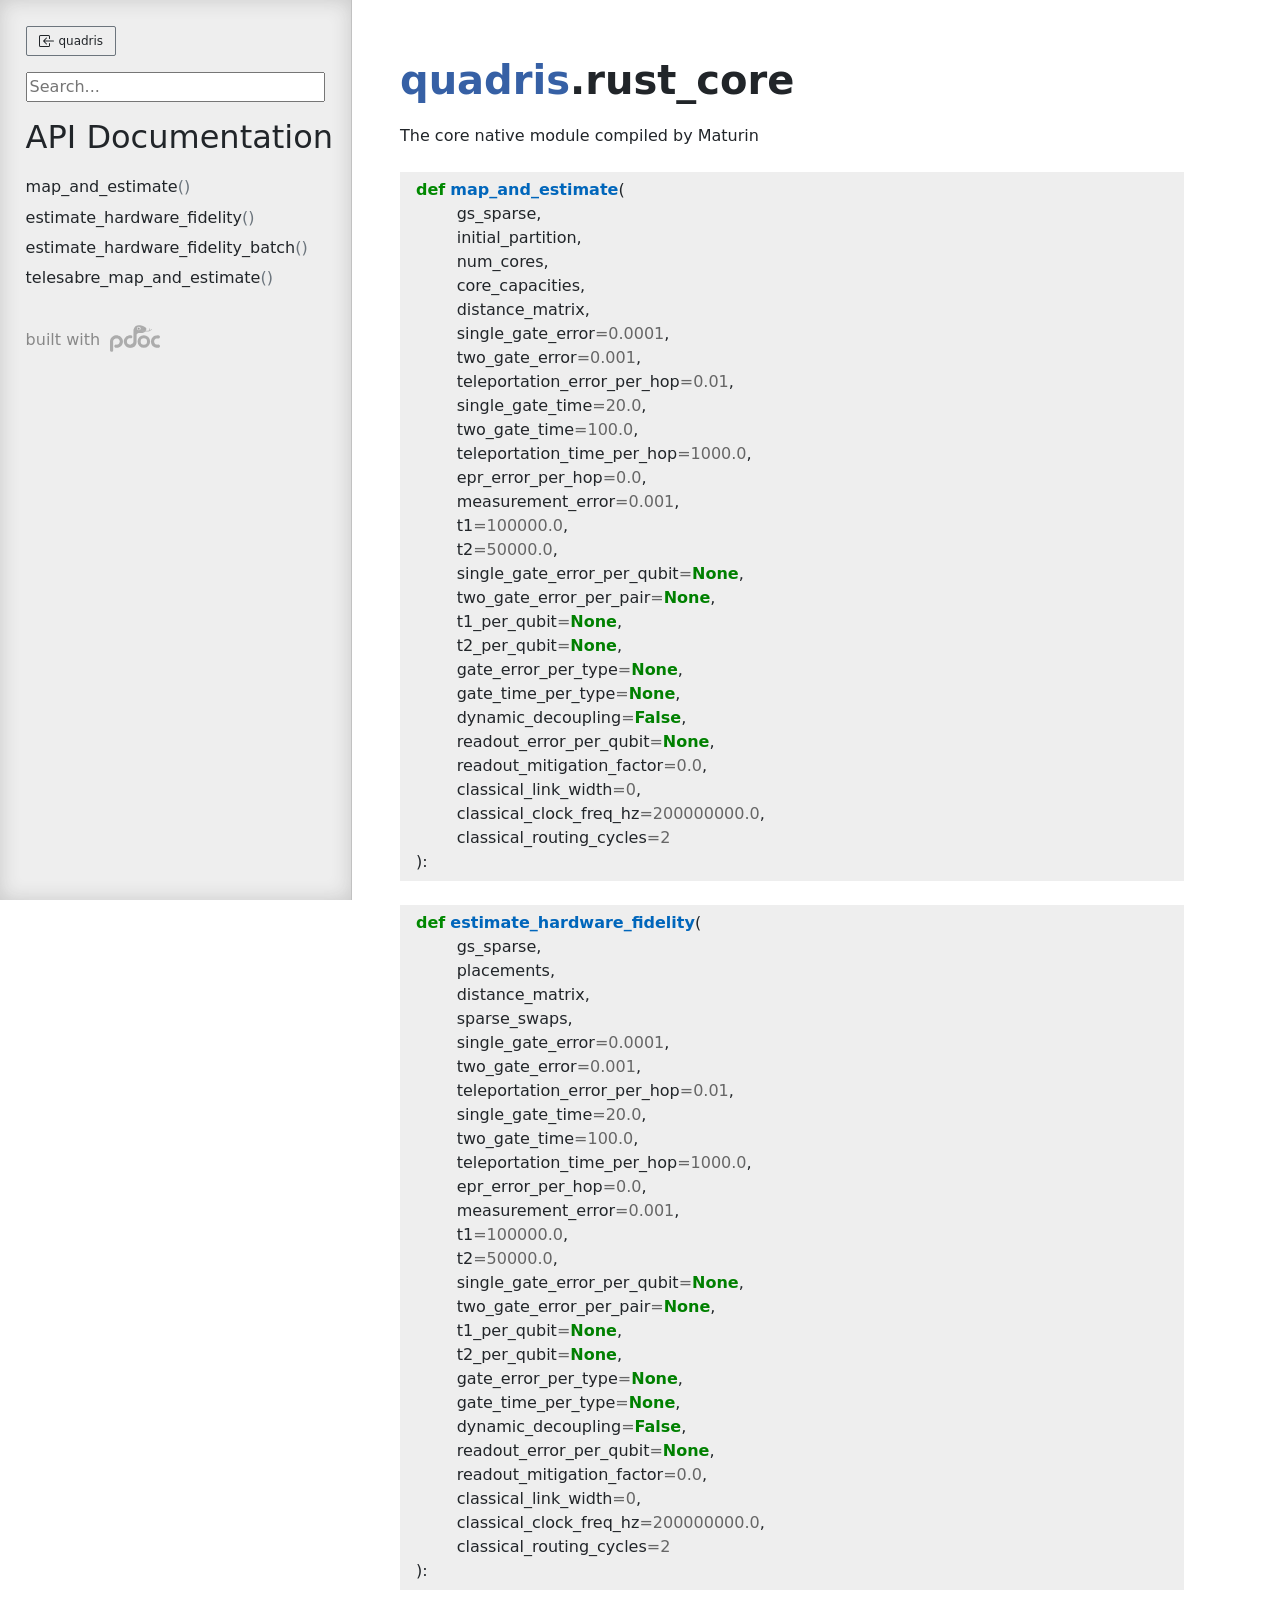
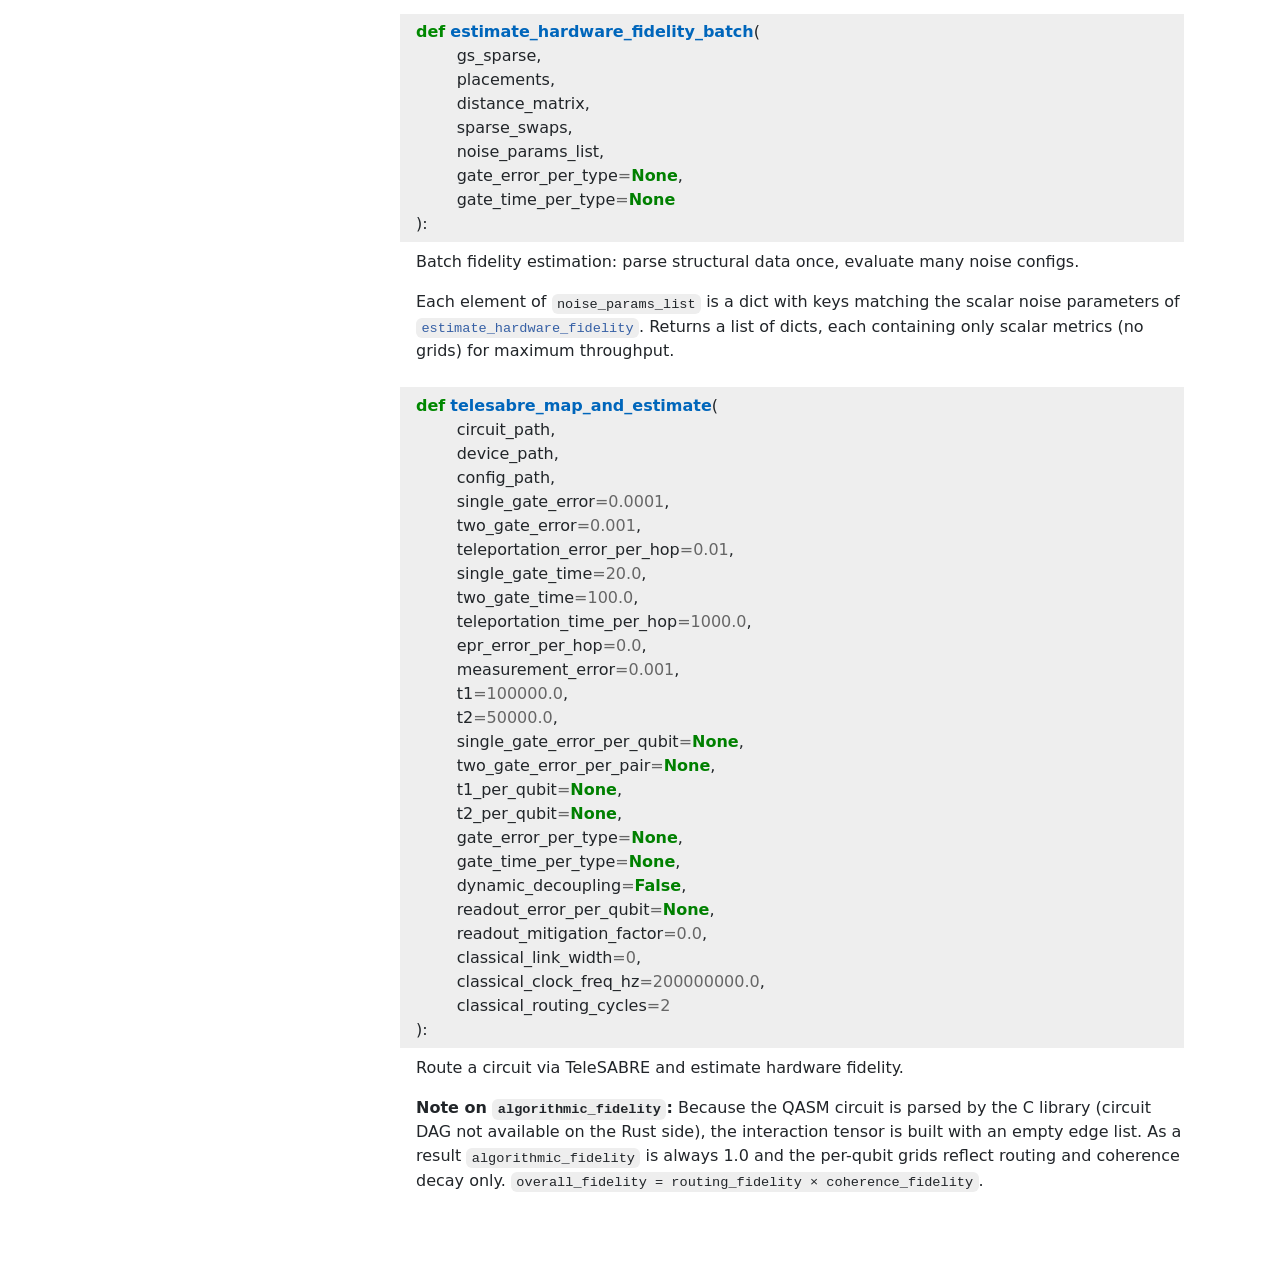
<file: docs/quadris/rust_core.html>
<!doctype html>
<html lang="en">
<head>
    <meta charset="utf-8">
    <meta name="viewport" content="width=device-width, initial-scale=1">
    <meta name="generator" content="pdoc 16.0.0"/>
    <title>quadris.rust_core API documentation</title>

    <style>/*! * Bootstrap Reboot v5.0.0 (https://getbootstrap.com/) * Copyright 2011-2021 The Bootstrap Authors * Copyright 2011-2021 Twitter, Inc. * Licensed under MIT (https://github.com/twbs/bootstrap/blob/main/LICENSE) * Forked from Normalize.css, licensed MIT (https://github.com/necolas/normalize.css/blob/master/LICENSE.md) */*,::after,::before{box-sizing:border-box}@media (prefers-reduced-motion:no-preference){:root{scroll-behavior:smooth}}body{margin:0;font-family:system-ui,-apple-system,"Segoe UI",Roboto,"Helvetica Neue",Arial,"Noto Sans","Liberation Sans",sans-serif,"Apple Color Emoji","Segoe UI Emoji","Segoe UI Symbol","Noto Color Emoji";font-size:1rem;font-weight:400;line-height:1.5;color:#212529;background-color:#fff;-webkit-text-size-adjust:100%;-webkit-tap-highlight-color:transparent}hr{margin:1rem 0;color:inherit;background-color:currentColor;border:0;opacity:.25}hr:not([size]){height:1px}h1,h2,h3,h4,h5,h6{margin-top:0;margin-bottom:.5rem;font-weight:500;line-height:1.2}h1{font-size:calc(1.375rem + 1.5vw)}@media (min-width:1200px){h1{font-size:2.5rem}}h2{font-size:calc(1.325rem + .9vw)}@media (min-width:1200px){h2{font-size:2rem}}h3{font-size:calc(1.3rem + .6vw)}@media (min-width:1200px){h3{font-size:1.75rem}}h4{font-size:calc(1.275rem + .3vw)}@media (min-width:1200px){h4{font-size:1.5rem}}h5{font-size:1.25rem}h6{font-size:1rem}p{margin-top:0;margin-bottom:1rem}abbr[data-bs-original-title],abbr[title]{-webkit-text-decoration:underline dotted;text-decoration:underline dotted;cursor:help;-webkit-text-decoration-skip-ink:none;text-decoration-skip-ink:none}address{margin-bottom:1rem;font-style:normal;line-height:inherit}ol,ul{padding-left:2rem}dl,ol,ul{margin-top:0;margin-bottom:1rem}ol ol,ol ul,ul ol,ul ul{margin-bottom:0}dt{font-weight:700}dd{margin-bottom:.5rem;margin-left:0}blockquote{margin:0 0 1rem}b,strong{font-weight:bolder}small{font-size:.875em}mark{padding:.2em;background-color:#fcf8e3}sub,sup{position:relative;font-size:.75em;line-height:0;vertical-align:baseline}sub{bottom:-.25em}sup{top:-.5em}a{color:#0d6efd;text-decoration:underline}a:hover{color:#0a58ca}a:not([href]):not([class]),a:not([href]):not([class]):hover{color:inherit;text-decoration:none}code,kbd,pre,samp{font-family:SFMono-Regular,Menlo,Monaco,Consolas,"Liberation Mono","Courier New",monospace;font-size:1em;direction:ltr;unicode-bidi:bidi-override}pre{display:block;margin-top:0;margin-bottom:1rem;overflow:auto;font-size:.875em}pre code{font-size:inherit;color:inherit;word-break:normal}code{font-size:.875em;color:#d63384;word-wrap:break-word}a>code{color:inherit}kbd{padding:.2rem .4rem;font-size:.875em;color:#fff;background-color:#212529;border-radius:.2rem}kbd kbd{padding:0;font-size:1em;font-weight:700}figure{margin:0 0 1rem}img,svg{vertical-align:middle}table{caption-side:bottom;border-collapse:collapse}caption{padding-top:.5rem;padding-bottom:.5rem;color:#6c757d;text-align:left}th{text-align:inherit;text-align:-webkit-match-parent}tbody,td,tfoot,th,thead,tr{border-color:inherit;border-style:solid;border-width:0}label{display:inline-block}button{border-radius:0}button:focus:not(:focus-visible){outline:0}button,input,optgroup,select,textarea{margin:0;font-family:inherit;font-size:inherit;line-height:inherit}button,select{text-transform:none}[role=button]{cursor:pointer}select{word-wrap:normal}select:disabled{opacity:1}[list]::-webkit-calendar-picker-indicator{display:none}[type=button],[type=reset],[type=submit],button{-webkit-appearance:button}[type=button]:not(:disabled),[type=reset]:not(:disabled),[type=submit]:not(:disabled),button:not(:disabled){cursor:pointer}::-moz-focus-inner{padding:0;border-style:none}textarea{resize:vertical}fieldset{min-width:0;padding:0;margin:0;border:0}legend{float:left;width:100%;padding:0;margin-bottom:.5rem;font-size:calc(1.275rem + .3vw);line-height:inherit}@media (min-width:1200px){legend{font-size:1.5rem}}legend+*{clear:left}::-webkit-datetime-edit-day-field,::-webkit-datetime-edit-fields-wrapper,::-webkit-datetime-edit-hour-field,::-webkit-datetime-edit-minute,::-webkit-datetime-edit-month-field,::-webkit-datetime-edit-text,::-webkit-datetime-edit-year-field{padding:0}::-webkit-inner-spin-button{height:auto}[type=search]{outline-offset:-2px;-webkit-appearance:textfield}::-webkit-search-decoration{-webkit-appearance:none}::-webkit-color-swatch-wrapper{padding:0}::file-selector-button{font:inherit}::-webkit-file-upload-button{font:inherit;-webkit-appearance:button}output{display:inline-block}iframe{border:0}summary{display:list-item;cursor:pointer}progress{vertical-align:baseline}[hidden]{display:none!important}</style>
    <style>/*! syntax-highlighting.css */pre{line-height:125%;}span.linenos{color:inherit; background-color:transparent; padding-left:5px; padding-right:20px;}.pdoc-code .hll{background-color:#ffffcc}.pdoc-code{background:#f8f8f8;}.pdoc-code .c{color:#3D7B7B; font-style:italic}.pdoc-code .err{border:1px solid #FF0000}.pdoc-code .k{color:#008000; font-weight:bold}.pdoc-code .o{color:#666666}.pdoc-code .ch{color:#3D7B7B; font-style:italic}.pdoc-code .cm{color:#3D7B7B; font-style:italic}.pdoc-code .cp{color:#9C6500}.pdoc-code .cpf{color:#3D7B7B; font-style:italic}.pdoc-code .c1{color:#3D7B7B; font-style:italic}.pdoc-code .cs{color:#3D7B7B; font-style:italic}.pdoc-code .gd{color:#A00000}.pdoc-code .ge{font-style:italic}.pdoc-code .gr{color:#E40000}.pdoc-code .gh{color:#000080; font-weight:bold}.pdoc-code .gi{color:#008400}.pdoc-code .go{color:#717171}.pdoc-code .gp{color:#000080; font-weight:bold}.pdoc-code .gs{font-weight:bold}.pdoc-code .gu{color:#800080; font-weight:bold}.pdoc-code .gt{color:#0044DD}.pdoc-code .kc{color:#008000; font-weight:bold}.pdoc-code .kd{color:#008000; font-weight:bold}.pdoc-code .kn{color:#008000; font-weight:bold}.pdoc-code .kp{color:#008000}.pdoc-code .kr{color:#008000; font-weight:bold}.pdoc-code .kt{color:#B00040}.pdoc-code .m{color:#666666}.pdoc-code .s{color:#BA2121}.pdoc-code .na{color:#687822}.pdoc-code .nb{color:#008000}.pdoc-code .nc{color:#0000FF; font-weight:bold}.pdoc-code .no{color:#880000}.pdoc-code .nd{color:#AA22FF}.pdoc-code .ni{color:#717171; font-weight:bold}.pdoc-code .ne{color:#CB3F38; font-weight:bold}.pdoc-code .nf{color:#0000FF}.pdoc-code .nl{color:#767600}.pdoc-code .nn{color:#0000FF; font-weight:bold}.pdoc-code .nt{color:#008000; font-weight:bold}.pdoc-code .nv{color:#19177C}.pdoc-code .ow{color:#AA22FF; font-weight:bold}.pdoc-code .w{color:#bbbbbb}.pdoc-code .mb{color:#666666}.pdoc-code .mf{color:#666666}.pdoc-code .mh{color:#666666}.pdoc-code .mi{color:#666666}.pdoc-code .mo{color:#666666}.pdoc-code .sa{color:#BA2121}.pdoc-code .sb{color:#BA2121}.pdoc-code .sc{color:#BA2121}.pdoc-code .dl{color:#BA2121}.pdoc-code .sd{color:#BA2121; font-style:italic}.pdoc-code .s2{color:#BA2121}.pdoc-code .se{color:#AA5D1F; font-weight:bold}.pdoc-code .sh{color:#BA2121}.pdoc-code .si{color:#A45A77; font-weight:bold}.pdoc-code .sx{color:#008000}.pdoc-code .sr{color:#A45A77}.pdoc-code .s1{color:#BA2121}.pdoc-code .ss{color:#19177C}.pdoc-code .bp{color:#008000}.pdoc-code .fm{color:#0000FF}.pdoc-code .vc{color:#19177C}.pdoc-code .vg{color:#19177C}.pdoc-code .vi{color:#19177C}.pdoc-code .vm{color:#19177C}.pdoc-code .il{color:#666666}</style>
    <style>/*! theme.css */:root{--pdoc-background:#fff;}.pdoc{--text:#212529;--muted:#6c757d;--link:#3660a5;--link-hover:#1659c5;--code:#f8f8f8;--active:#fff598;--accent:#eee;--accent2:#c1c1c1;--nav-hover:rgba(255, 255, 255, 0.5);--name:#0066BB;--def:#008800;--annotation:#007020;}</style>
    <style>/*! layout.css */html, body{width:100%;height:100%;}html, main{scroll-behavior:smooth;}body{background-color:var(--pdoc-background);}@media (max-width:769px){#navtoggle{cursor:pointer;position:absolute;width:50px;height:40px;top:1rem;right:1rem;border-color:var(--text);color:var(--text);display:flex;opacity:0.8;z-index:999;}#navtoggle:hover{opacity:1;}#togglestate + div{display:none;}#togglestate:checked + div{display:inherit;}main, header{padding:2rem 3vw;}header + main{margin-top:-3rem;}.git-button{display:none !important;}nav input[type="search"]{max-width:77%;}nav input[type="search"]:first-child{margin-top:-6px;}nav input[type="search"]:valid ~ *{display:none !important;}}@media (min-width:770px){:root{--sidebar-width:clamp(12.5rem, 28vw, 22rem);}nav{position:fixed;overflow:auto;height:100vh;width:var(--sidebar-width);}main, header{padding:3rem 2rem 3rem calc(var(--sidebar-width) + 3rem);width:calc(54rem + var(--sidebar-width));max-width:100%;}header + main{margin-top:-4rem;}#navtoggle{display:none;}}#togglestate{position:absolute;height:0;opacity:0;}nav.pdoc{--pad:clamp(0.5rem, 2vw, 1.75rem);--indent:1.5rem;background-color:var(--accent);border-right:1px solid var(--accent2);box-shadow:0 0 20px rgba(50, 50, 50, .2) inset;padding:0 0 0 var(--pad);overflow-wrap:anywhere;scrollbar-width:thin; scrollbar-color:var(--accent2) transparent; z-index:1}nav.pdoc::-webkit-scrollbar{width:.4rem; }nav.pdoc::-webkit-scrollbar-thumb{background-color:var(--accent2); }nav.pdoc > div{padding:var(--pad) 0;}nav.pdoc .module-list-button{display:inline-flex;align-items:center;color:var(--text);border-color:var(--muted);margin-bottom:1rem;}nav.pdoc .module-list-button:hover{border-color:var(--text);}nav.pdoc input[type=search]{display:block;outline-offset:0;width:calc(100% - var(--pad));}nav.pdoc .logo{max-width:calc(100% - var(--pad));max-height:35vh;display:block;margin:0 auto 1rem;transform:translate(calc(-.5 * var(--pad)), 0);}nav.pdoc ul{list-style:none;padding-left:0;}nav.pdoc > div > ul{margin-left:calc(0px - var(--pad));}nav.pdoc li a{padding:.2rem 0 .2rem calc(var(--pad) + var(--indent));}nav.pdoc > div > ul > li > a{padding-left:var(--pad);}nav.pdoc li{transition:all 100ms;}nav.pdoc li:hover{background-color:var(--nav-hover);}nav.pdoc a, nav.pdoc a:hover{color:var(--text);}nav.pdoc a{display:block;}nav.pdoc > h2:first-of-type{margin-top:1.5rem;}nav.pdoc .class:before{content:"class ";color:var(--muted);}nav.pdoc .function:after{content:"()";color:var(--muted);}nav.pdoc footer:before{content:"";display:block;width:calc(100% - var(--pad));border-top:solid var(--accent2) 1px;margin-top:1.5rem;padding-top:.5rem;}nav.pdoc footer{font-size:small;}</style>
    <style>/*! content.css */.pdoc{color:var(--text);box-sizing:border-box;line-height:1.5;background:none;}.pdoc .pdoc-button{cursor:pointer;display:inline-block;border:solid black 1px;border-radius:2px;font-size:.75rem;padding:calc(0.5em - 1px) 1em;transition:100ms all;}.pdoc .alert{padding:1rem 1rem 1rem calc(1.5rem + 24px);border:1px solid transparent;border-radius:.25rem;background-repeat:no-repeat;background-position:.75rem center;margin-bottom:1rem;}.pdoc .alert > em{display:none;}.pdoc .alert > *:last-child{margin-bottom:0;}.pdoc .alert.note{color:#084298;background-color:#cfe2ff;border-color:#b6d4fe;background-image:url("data:image/svg+xml,%3Csvg%20xmlns%3D%22http%3A//www.w3.org/2000/svg%22%20width%3D%2224%22%20height%3D%2224%22%20fill%3D%22%23084298%22%20viewBox%3D%220%200%2016%2016%22%3E%3Cpath%20d%3D%22M8%2016A8%208%200%201%200%208%200a8%208%200%200%200%200%2016zm.93-9.412-1%204.705c-.07.34.029.533.304.533.194%200%20.487-.07.686-.246l-.088.416c-.287.346-.92.598-1.465.598-.703%200-1.002-.422-.808-1.319l.738-3.468c.064-.293.006-.399-.287-.47l-.451-.081.082-.381%202.29-.287zM8%205.5a1%201%200%201%201%200-2%201%201%200%200%201%200%202z%22/%3E%3C/svg%3E");}.pdoc .alert.tip{color:#0a3622;background-color:#d1e7dd;border-color:#a3cfbb;background-image:url("data:image/svg+xml,%3Csvg%20xmlns%3D%22http%3A//www.w3.org/2000/svg%22%20width%3D%2224%22%20height%3D%2224%22%20fill%3D%22%230a3622%22%20viewBox%3D%220%200%2016%2016%22%3E%3Cpath%20d%3D%22M2%206a6%206%200%201%201%2010.174%204.31c-.203.196-.359.4-.453.619l-.762%201.769A.5.5%200%200%201%2010.5%2013a.5.5%200%200%201%200%201%20.5.5%200%200%201%200%201l-.224.447a1%201%200%200%201-.894.553H6.618a1%201%200%200%201-.894-.553L5.5%2015a.5.5%200%200%201%200-1%20.5.5%200%200%201%200-1%20.5.5%200%200%201-.46-.302l-.761-1.77a2%202%200%200%200-.453-.618A5.98%205.98%200%200%201%202%206m6-5a5%205%200%200%200-3.479%208.592c.263.254.514.564.676.941L5.83%2012h4.342l.632-1.467c.162-.377.413-.687.676-.941A5%205%200%200%200%208%201%22/%3E%3C/svg%3E");}.pdoc .alert.important{color:#055160;background-color:#cff4fc;border-color:#9eeaf9;background-image:url("data:image/svg+xml,%3Csvg%20xmlns%3D%22http%3A//www.w3.org/2000/svg%22%20width%3D%2224%22%20height%3D%2224%22%20fill%3D%22%23055160%22%20viewBox%3D%220%200%2016%2016%22%3E%3Cpath%20d%3D%22M2%200a2%202%200%200%200-2%202v12a2%202%200%200%200%202%202h12a2%202%200%200%200%202-2V2a2%202%200%200%200-2-2zm6%204c.535%200%20.954.462.9.995l-.35%203.507a.552.552%200%200%201-1.1%200L7.1%204.995A.905.905%200%200%201%208%204m.002%206a1%201%200%201%201%200%202%201%201%200%200%201%200-2%22/%3E%3C/svg%3E");}.pdoc .alert.warning{color:#664d03;background-color:#fff3cd;border-color:#ffecb5;background-image:url("data:image/svg+xml,%3Csvg%20xmlns%3D%22http%3A//www.w3.org/2000/svg%22%20width%3D%2224%22%20height%3D%2224%22%20fill%3D%22%23664d03%22%20viewBox%3D%220%200%2016%2016%22%3E%3Cpath%20d%3D%22M8.982%201.566a1.13%201.13%200%200%200-1.96%200L.165%2013.233c-.457.778.091%201.767.98%201.767h13.713c.889%200%201.438-.99.98-1.767L8.982%201.566zM8%205c.535%200%20.954.462.9.995l-.35%203.507a.552.552%200%200%201-1.1%200L7.1%205.995A.905.905%200%200%201%208%205zm.002%206a1%201%200%201%201%200%202%201%201%200%200%201%200-2z%22/%3E%3C/svg%3E");}.pdoc .alert.caution{color:#842029;background-color:#f8d7da;border-color:#f5c2c7;background-image:url("data:image/svg+xml,%3Csvg%20xmlns%3D%22http%3A//www.w3.org/2000/svg%22%20width%3D%2224%22%20height%3D%2224%22%20fill%3D%22%23842029%22%20viewBox%3D%220%200%2016%2016%22%3E%3Cpath%20d%3D%22M11.46.146A.5.5%200%200%200%2011.107%200H4.893a.5.5%200%200%200-.353.146L.146%204.54A.5.5%200%200%200%200%204.893v6.214a.5.5%200%200%200%20.146.353l4.394%204.394a.5.5%200%200%200%20.353.146h6.214a.5.5%200%200%200%20.353-.146l4.394-4.394a.5.5%200%200%200%20.146-.353V4.893a.5.5%200%200%200-.146-.353zM8%204c.535%200%20.954.462.9.995l-.35%203.507a.552.552%200%200%201-1.1%200L7.1%204.995A.905.905%200%200%201%208%204m.002%206a1%201%200%201%201%200%202%201%201%200%200%201%200-2%22/%3E%3C/svg%3E");}.pdoc .alert.danger{color:#842029;background-color:#f8d7da;border-color:#f5c2c7;background-image:url("data:image/svg+xml,%3Csvg%20xmlns%3D%22http%3A//www.w3.org/2000/svg%22%20width%3D%2224%22%20height%3D%2224%22%20fill%3D%22%23842029%22%20viewBox%3D%220%200%2016%2016%22%3E%3Cpath%20d%3D%22M5.52.359A.5.5%200%200%201%206%200h4a.5.5%200%200%201%20.474.658L8.694%206H12.5a.5.5%200%200%201%20.395.807l-7%209a.5.5%200%200%201-.873-.454L6.823%209.5H3.5a.5.5%200%200%201-.48-.641l2.5-8.5z%22/%3E%3C/svg%3E");}.pdoc .visually-hidden{position:absolute !important;width:1px !important;height:1px !important;padding:0 !important;margin:-1px !important;overflow:hidden !important;clip:rect(0, 0, 0, 0) !important;white-space:nowrap !important;border:0 !important;}.pdoc h1, .pdoc h2, .pdoc h3{font-weight:300;margin:.3em 0;padding:.2em 0;}.pdoc > section:not(.module-info) h1{font-size:1.5rem;font-weight:500;}.pdoc > section:not(.module-info) h2{font-size:1.4rem;font-weight:500;}.pdoc > section:not(.module-info) h3{font-size:1.3rem;font-weight:500;}.pdoc > section:not(.module-info) h4{font-size:1.2rem;}.pdoc > section:not(.module-info) h5{font-size:1.1rem;}.pdoc a{text-decoration:none;color:var(--link);}.pdoc a:hover{color:var(--link-hover);}.pdoc blockquote{margin-left:2rem;}.pdoc pre{border-top:1px solid var(--accent2);border-bottom:1px solid var(--accent2);margin-top:0;margin-bottom:1em;padding:.5rem 0 .5rem .5rem;overflow-x:auto;background-color:var(--code);}.pdoc code{color:var(--text);padding:.2em .4em;margin:0;font-size:85%;background-color:var(--accent);border-radius:6px;}.pdoc a > code{color:inherit;}.pdoc pre > code{display:inline-block;font-size:inherit;background:none;border:none;padding:0;}.pdoc > section:not(.module-info){margin-bottom:1.5rem;}.pdoc .modulename{margin-top:0;font-weight:bold;}.pdoc .modulename a{color:var(--link);transition:100ms all;}.pdoc .git-button{float:right;border:solid var(--link) 1px;}.pdoc .git-button:hover{background-color:var(--link);color:var(--pdoc-background);}.view-source-toggle-state,.view-source-toggle-state ~ .pdoc-code{display:none;}.view-source-toggle-state:checked ~ .pdoc-code{display:block;}.view-source-button{display:inline-block;float:right;font-size:.75rem;line-height:1.5rem;color:var(--muted);padding:0 .4rem 0 1.3rem;cursor:pointer;text-indent:-2px;}.view-source-button > span{visibility:hidden;}.module-info .view-source-button{float:none;display:flex;justify-content:flex-end;margin:-1.2rem .4rem -.2rem 0;}.view-source-button::before{position:absolute;content:"View Source";display:list-item;list-style-type:disclosure-closed;}.view-source-toggle-state:checked ~ .attr .view-source-button::before,.view-source-toggle-state:checked ~ .view-source-button::before{list-style-type:disclosure-open;}.pdoc .docstring{margin-bottom:1.5rem;}.pdoc section:not(.module-info) .docstring{margin-left:clamp(0rem, 5vw - 2rem, 1rem);}.pdoc .docstring .pdoc-code{margin-left:1em;margin-right:1em;}.pdoc h1:target,.pdoc h2:target,.pdoc h3:target,.pdoc h4:target,.pdoc h5:target,.pdoc h6:target,.pdoc .pdoc-code > pre > span:target{background-color:var(--active);box-shadow:-1rem 0 0 0 var(--active);}.pdoc .pdoc-code > pre > span:target{display:block;}.pdoc div:target > .attr,.pdoc section:target > .attr,.pdoc dd:target > a{background-color:var(--active);}.pdoc *{scroll-margin:2rem;}.pdoc .pdoc-code .linenos{user-select:none;}.pdoc .attr:hover{filter:contrast(0.95);}.pdoc section, .pdoc .classattr{position:relative;}.pdoc .headerlink{--width:clamp(1rem, 3vw, 2rem);position:absolute;top:0;left:calc(0rem - var(--width));transition:all 100ms ease-in-out;opacity:0;}.pdoc .headerlink::before{content:"#";display:block;text-align:center;width:var(--width);height:2.3rem;line-height:2.3rem;font-size:1.5rem;}.pdoc .attr:hover ~ .headerlink,.pdoc *:target > .headerlink,.pdoc .headerlink:hover{opacity:1;}.pdoc .attr{display:block;margin:.5rem 0 .5rem;padding:.4rem .4rem .4rem 1rem;background-color:var(--accent);overflow-x:auto;}.pdoc .classattr{margin-left:2rem;}.pdoc .decorator-deprecated{color:#842029;}.pdoc .decorator-deprecated ~ span{filter:grayscale(1) opacity(0.8);}.pdoc .name{color:var(--name);font-weight:bold;}.pdoc .def{color:var(--def);font-weight:bold;}.pdoc .signature{background-color:transparent;}.pdoc .param, .pdoc .return-annotation{white-space:pre;}.pdoc .signature.multiline .param{display:block;}.pdoc .signature.condensed .param{display:inline-block;}.pdoc .annotation{color:var(--annotation);}.pdoc .view-value-toggle-state,.pdoc .view-value-toggle-state ~ .default_value{display:none;}.pdoc .view-value-toggle-state:checked ~ .default_value{display:inherit;}.pdoc .view-value-button{font-size:.5rem;vertical-align:middle;border-style:dashed;margin-top:-0.1rem;}.pdoc .view-value-button:hover{background:white;}.pdoc .view-value-button::before{content:"show";text-align:center;width:2.2em;display:inline-block;}.pdoc .view-value-toggle-state:checked ~ .view-value-button::before{content:"hide";}.pdoc .inherited{margin-left:2rem;}.pdoc .inherited dt{font-weight:700;}.pdoc .inherited dt, .pdoc .inherited dd{display:inline;margin-left:0;margin-bottom:.5rem;}.pdoc .inherited dd:not(:last-child):after{content:", ";}.pdoc .inherited .class:before{content:"class ";}.pdoc .inherited .function a:after{content:"()";}.pdoc .search-result .docstring{overflow:auto;max-height:25vh;}.pdoc .search-result.focused > .attr{background-color:var(--active);}.pdoc .attribution{margin-top:2rem;display:block;opacity:0.5;transition:all 200ms;filter:grayscale(100%);}.pdoc .attribution:hover{opacity:1;filter:grayscale(0%);}.pdoc .attribution img{margin-left:5px;height:27px;vertical-align:bottom;width:50px;transition:all 200ms;}.pdoc table{display:block;width:max-content;max-width:100%;overflow:auto;margin-bottom:1rem;}.pdoc table th{font-weight:600;}.pdoc table th, .pdoc table td{padding:6px 13px;border:1px solid var(--accent2);}</style>
    <style>/*! custom.css */</style></head>
<body>
    <nav class="pdoc">
        <label id="navtoggle" for="togglestate" class="pdoc-button"><svg xmlns='http://www.w3.org/2000/svg' viewBox='0 0 30 30'><path stroke-linecap='round' stroke="currentColor" stroke-miterlimit='10' stroke-width='2' d='M4 7h22M4 15h22M4 23h22'/></svg></label>
        <input id="togglestate" type="checkbox" aria-hidden="true" tabindex="-1">
        <div>            <a class="pdoc-button module-list-button" href="../quadris.html">
<svg xmlns="http://www.w3.org/2000/svg" width="16" height="16" fill="currentColor" class="bi bi-box-arrow-in-left" viewBox="0 0 16 16">
  <path fill-rule="evenodd" d="M10 3.5a.5.5 0 0 0-.5-.5h-8a.5.5 0 0 0-.5.5v9a.5.5 0 0 0 .5.5h8a.5.5 0 0 0 .5-.5v-2a.5.5 0 0 1 1 0v2A1.5 1.5 0 0 1 9.5 14h-8A1.5 1.5 0 0 1 0 12.5v-9A1.5 1.5 0 0 1 1.5 2h8A1.5 1.5 0 0 1 11 3.5v2a.5.5 0 0 1-1 0v-2z"/>
  <path fill-rule="evenodd" d="M4.146 8.354a.5.5 0 0 1 0-.708l3-3a.5.5 0 1 1 .708.708L5.707 7.5H14.5a.5.5 0 0 1 0 1H5.707l2.147 2.146a.5.5 0 0 1-.708.708l-3-3z"/>
</svg>                &nbsp;quadris</a>


            <input type="search" placeholder="Search..." role="searchbox" aria-label="search"
                   pattern=".+" required>



            <h2>API Documentation</h2>
                <ul class="memberlist">
            <li>
                    <a class="function" href="#map_and_estimate">map_and_estimate</a>
            </li>
            <li>
                    <a class="function" href="#estimate_hardware_fidelity">estimate_hardware_fidelity</a>
            </li>
            <li>
                    <a class="function" href="#estimate_hardware_fidelity_batch">estimate_hardware_fidelity_batch</a>
            </li>
            <li>
                    <a class="function" href="#telesabre_map_and_estimate">telesabre_map_and_estimate</a>
            </li>
    </ul>



        <a class="attribution" title="pdoc: Python API documentation generator" href="https://pdoc.dev" target="_blank">
            built with <span class="visually-hidden">pdoc</span><img
                alt="pdoc logo"
                src="data:image/svg+xml,%3Csvg%20xmlns%3D%22http%3A//www.w3.org/2000/svg%22%20role%3D%22img%22%20aria-label%3D%22pdoc%20logo%22%20width%3D%22300%22%20height%3D%22160%22%20viewBox%3D%220%200%20150%2080%22%3E%3Ctitle%3Epdoc%3C/title%3E%3Cpath%20d%3D%22M132.316%2048.886c.276-4.679%202.342-6.698%204.409-7.982s4.27-1.165%206.751-1.055c1.586.07%203.044.156%204.222-.482%201.142-.619%202.026-1.932%202.162-3.739.268-3.576-1.929-5.368-5.006-5.551s-7.599.524-10.517%201.606c-4.455%201.652-8.588%206.606-9.552%208.992s-2.342%206.193-1.745%2010.873%202.664%209.221%205.878%2011.79%205.878%203.808%2010.103%204.312%203.444.229%206.062.229%205.006-2.202%204.914-4.909-2.296-5.001-4.501-4.863-3.077.505-5.281.229-7.715-2.064-7.899-9.451z%22%20fill%3D%22%23198754%22/%3E%3Ccircle%20cx%3D%22101.504%22%20cy%3D%2248.943%22%20r%3D%2214.208%22%20fill%3D%22none%22%20stroke%3D%22%23198754%22%20stroke-width%3D%229.354%22/%3E%3Cpath%20d%3D%22M87.81.002c-3.637.065-5.001.454-7.014%201.232s-3.443%201.363-6.3%204.282c-1.723%201.76-3.148%205.019-3.776%207.329-.413%201.521-.316%202.63-.316%202.63l-.195%2034.612c.065%205.774-6.755%208.305-9.612%208.37s-9.678-1.038-9.743-9.408%207.128-9.521%208.362-9.521c1.413-.13%202.526-.021%203.718-.016%202.071.009%204.157-.778%204.092-4.671s-4.157-4.736-4.157-4.736c-6.3-.843-11.43%202.206-11.43%202.206S40.917%2038.15%2041.372%2049.634%2051.568%2068.19%2061.311%2068.125s18.316-7.007%2018.445-17.193l.13-22.772c.046-2.291%202.683-3.644%204.476-4.203.745-.232%201.694-.274%201.694-.274l10.457-.13s4.871-.324%207.729-3.114%204.352-6.294%204.352-6.294.974-3.049.13-4.606-.195-1.233-2.792-3.309-8.573-4.477-8.573-4.477S91.447-.063%2087.81.002zM0%2047.169l.065%2028.417S0%2080.127%204.481%2079.997s5.072-3.866%205.049-4.152l-.113-28.482s1.624-7.656%209.937-7.721%2010.002%206.942%2010.002%208.499-.909%2010.51-9.093%2010.51c-.948%200-2.99-.567-4.145-.272-3.919%201-3.194%204.554-3.194%204.554s.065%205.061%207.404%204.996%2018.575-6.034%2018.575-19.074S26.953%2030.04%2019.549%2029.91%201.234%2035.296%200%2047.169z%22%20fill%3D%22%23198754%22/%3E%3Cg%20transform%3D%22matrix%28.325601%200%200%20.325256%20-10.32669%20-45.802786%29%22%3E%3Ccircle%20cx%3D%22297.554%22%20cy%3D%22172.286%22%20r%3D%2216.5%22%20fill%3D%22%23fff%22/%3E%3Cellipse%20cx%3D%22297.709%22%20cy%3D%22172.642%22%20rx%3D%2211.071%22%20ry%3D%2210.871%22%20fill%3D%22%23105a48%22/%3E%3Ccircle%20cx%3D%22304.104%22%20cy%3D%22167.667%22%20r%3D%224.5%22%20fill%3D%22%23fff%22/%3E%3C/g%3E%3Cpath%20d%3D%22M94.661%2017.032l.893-1.476s.99.714%201.916.925%201.575.114%202.955.114l14.565-.162c1.283-.032%203.085-.762%203.02-3.293s-.373-3.503-.373-3.503l1.283-.487s.52.503.877%201.573.309%201.995.292%202.66-.227%201.541-.227%201.541%201.564-.308%202.359-1.038.823-.779%201.489-1.508.812-.86.812-.86.552-.13.877.26.341.957.065%201.46-1.672%202.206-3.247%203.066-2.76%201.427-3.929%201.768-3.848.73-7.063.714l-10.944-.114s-2.143-.081-3.02-.373-2.241-.973-2.598-1.265z%22%20fill%3D%22%23d36d49%22/%3E%3Cg%20fill%3D%22%23105a48%22%3E%3Cellipse%20cx%3D%2293.052%22%20cy%3D%2243.567%22%20rx%3D%22.869%22%20ry%3D%221.014%22%20transform%3D%22rotate%28341.022%29%22/%3E%3Cellipse%20cx%3D%22104.3%22%20cy%3D%22-16.184%22%20rx%3D%22.865%22%20ry%3D%221.009%22%20transform%3D%22rotate%2814.786%29%22/%3E%3C/g%3E%3C/svg%3E"/>
        </a>
</div>
    </nav>
    <main class="pdoc">
            <section class="module-info">
                    <h1 class="modulename">
<a href="./../quadris.html">quadris</a><wbr>.rust_core    </h1>

                        <div class="docstring"><p>The core native module compiled by Maturin</p>
</div>

                
                
                
            </section>
                <section id="map_and_estimate">
                    <div class="attr function">
            
        <span class="def">def</span>
        <span class="name">map_and_estimate</span><span class="signature pdoc-code multiline">(<span class="param">	<span class="n">gs_sparse</span>,</span><span class="param">	<span class="n">initial_partition</span>,</span><span class="param">	<span class="n">num_cores</span>,</span><span class="param">	<span class="n">core_capacities</span>,</span><span class="param">	<span class="n">distance_matrix</span>,</span><span class="param">	<span class="n">single_gate_error</span><span class="o">=</span><span class="mf">0.0001</span>,</span><span class="param">	<span class="n">two_gate_error</span><span class="o">=</span><span class="mf">0.001</span>,</span><span class="param">	<span class="n">teleportation_error_per_hop</span><span class="o">=</span><span class="mf">0.01</span>,</span><span class="param">	<span class="n">single_gate_time</span><span class="o">=</span><span class="mf">20.0</span>,</span><span class="param">	<span class="n">two_gate_time</span><span class="o">=</span><span class="mf">100.0</span>,</span><span class="param">	<span class="n">teleportation_time_per_hop</span><span class="o">=</span><span class="mf">1000.0</span>,</span><span class="param">	<span class="n">epr_error_per_hop</span><span class="o">=</span><span class="mf">0.0</span>,</span><span class="param">	<span class="n">measurement_error</span><span class="o">=</span><span class="mf">0.001</span>,</span><span class="param">	<span class="n">t1</span><span class="o">=</span><span class="mf">100000.0</span>,</span><span class="param">	<span class="n">t2</span><span class="o">=</span><span class="mf">50000.0</span>,</span><span class="param">	<span class="n">single_gate_error_per_qubit</span><span class="o">=</span><span class="kc">None</span>,</span><span class="param">	<span class="n">two_gate_error_per_pair</span><span class="o">=</span><span class="kc">None</span>,</span><span class="param">	<span class="n">t1_per_qubit</span><span class="o">=</span><span class="kc">None</span>,</span><span class="param">	<span class="n">t2_per_qubit</span><span class="o">=</span><span class="kc">None</span>,</span><span class="param">	<span class="n">gate_error_per_type</span><span class="o">=</span><span class="kc">None</span>,</span><span class="param">	<span class="n">gate_time_per_type</span><span class="o">=</span><span class="kc">None</span>,</span><span class="param">	<span class="n">dynamic_decoupling</span><span class="o">=</span><span class="kc">False</span>,</span><span class="param">	<span class="n">readout_error_per_qubit</span><span class="o">=</span><span class="kc">None</span>,</span><span class="param">	<span class="n">readout_mitigation_factor</span><span class="o">=</span><span class="mf">0.0</span>,</span><span class="param">	<span class="n">classical_link_width</span><span class="o">=</span><span class="mi">0</span>,</span><span class="param">	<span class="n">classical_clock_freq_hz</span><span class="o">=</span><span class="mf">200000000.0</span>,</span><span class="param">	<span class="n">classical_routing_cycles</span><span class="o">=</span><span class="mi">2</span></span><span class="return-annotation">):</span></span>

        
    </div>
    <a class="headerlink" href="#map_and_estimate"></a>
    
    

                </section>
                <section id="estimate_hardware_fidelity">
                    <div class="attr function">
            
        <span class="def">def</span>
        <span class="name">estimate_hardware_fidelity</span><span class="signature pdoc-code multiline">(<span class="param">	<span class="n">gs_sparse</span>,</span><span class="param">	<span class="n">placements</span>,</span><span class="param">	<span class="n">distance_matrix</span>,</span><span class="param">	<span class="n">sparse_swaps</span>,</span><span class="param">	<span class="n">single_gate_error</span><span class="o">=</span><span class="mf">0.0001</span>,</span><span class="param">	<span class="n">two_gate_error</span><span class="o">=</span><span class="mf">0.001</span>,</span><span class="param">	<span class="n">teleportation_error_per_hop</span><span class="o">=</span><span class="mf">0.01</span>,</span><span class="param">	<span class="n">single_gate_time</span><span class="o">=</span><span class="mf">20.0</span>,</span><span class="param">	<span class="n">two_gate_time</span><span class="o">=</span><span class="mf">100.0</span>,</span><span class="param">	<span class="n">teleportation_time_per_hop</span><span class="o">=</span><span class="mf">1000.0</span>,</span><span class="param">	<span class="n">epr_error_per_hop</span><span class="o">=</span><span class="mf">0.0</span>,</span><span class="param">	<span class="n">measurement_error</span><span class="o">=</span><span class="mf">0.001</span>,</span><span class="param">	<span class="n">t1</span><span class="o">=</span><span class="mf">100000.0</span>,</span><span class="param">	<span class="n">t2</span><span class="o">=</span><span class="mf">50000.0</span>,</span><span class="param">	<span class="n">single_gate_error_per_qubit</span><span class="o">=</span><span class="kc">None</span>,</span><span class="param">	<span class="n">two_gate_error_per_pair</span><span class="o">=</span><span class="kc">None</span>,</span><span class="param">	<span class="n">t1_per_qubit</span><span class="o">=</span><span class="kc">None</span>,</span><span class="param">	<span class="n">t2_per_qubit</span><span class="o">=</span><span class="kc">None</span>,</span><span class="param">	<span class="n">gate_error_per_type</span><span class="o">=</span><span class="kc">None</span>,</span><span class="param">	<span class="n">gate_time_per_type</span><span class="o">=</span><span class="kc">None</span>,</span><span class="param">	<span class="n">dynamic_decoupling</span><span class="o">=</span><span class="kc">False</span>,</span><span class="param">	<span class="n">readout_error_per_qubit</span><span class="o">=</span><span class="kc">None</span>,</span><span class="param">	<span class="n">readout_mitigation_factor</span><span class="o">=</span><span class="mf">0.0</span>,</span><span class="param">	<span class="n">classical_link_width</span><span class="o">=</span><span class="mi">0</span>,</span><span class="param">	<span class="n">classical_clock_freq_hz</span><span class="o">=</span><span class="mf">200000000.0</span>,</span><span class="param">	<span class="n">classical_routing_cycles</span><span class="o">=</span><span class="mi">2</span></span><span class="return-annotation">):</span></span>

        
    </div>
    <a class="headerlink" href="#estimate_hardware_fidelity"></a>
    
    

                </section>
                <section id="estimate_hardware_fidelity_batch">
                    <div class="attr function">
            
        <span class="def">def</span>
        <span class="name">estimate_hardware_fidelity_batch</span><span class="signature pdoc-code multiline">(<span class="param">	<span class="n">gs_sparse</span>,</span><span class="param">	<span class="n">placements</span>,</span><span class="param">	<span class="n">distance_matrix</span>,</span><span class="param">	<span class="n">sparse_swaps</span>,</span><span class="param">	<span class="n">noise_params_list</span>,</span><span class="param">	<span class="n">gate_error_per_type</span><span class="o">=</span><span class="kc">None</span>,</span><span class="param">	<span class="n">gate_time_per_type</span><span class="o">=</span><span class="kc">None</span></span><span class="return-annotation">):</span></span>

        
    </div>
    <a class="headerlink" href="#estimate_hardware_fidelity_batch"></a>
    
            <div class="docstring"><p>Batch fidelity estimation: parse structural data once, evaluate many noise configs.</p>

<p>Each element of <code>noise_params_list</code> is a dict with keys matching the scalar
noise parameters of <code><a href="#estimate_hardware_fidelity">estimate_hardware_fidelity</a></code>.  Returns a list of dicts,
each containing only scalar metrics (no grids) for maximum throughput.</p>
</div>


                </section>
                <section id="telesabre_map_and_estimate">
                    <div class="attr function">
            
        <span class="def">def</span>
        <span class="name">telesabre_map_and_estimate</span><span class="signature pdoc-code multiline">(<span class="param">	<span class="n">circuit_path</span>,</span><span class="param">	<span class="n">device_path</span>,</span><span class="param">	<span class="n">config_path</span>,</span><span class="param">	<span class="n">single_gate_error</span><span class="o">=</span><span class="mf">0.0001</span>,</span><span class="param">	<span class="n">two_gate_error</span><span class="o">=</span><span class="mf">0.001</span>,</span><span class="param">	<span class="n">teleportation_error_per_hop</span><span class="o">=</span><span class="mf">0.01</span>,</span><span class="param">	<span class="n">single_gate_time</span><span class="o">=</span><span class="mf">20.0</span>,</span><span class="param">	<span class="n">two_gate_time</span><span class="o">=</span><span class="mf">100.0</span>,</span><span class="param">	<span class="n">teleportation_time_per_hop</span><span class="o">=</span><span class="mf">1000.0</span>,</span><span class="param">	<span class="n">epr_error_per_hop</span><span class="o">=</span><span class="mf">0.0</span>,</span><span class="param">	<span class="n">measurement_error</span><span class="o">=</span><span class="mf">0.001</span>,</span><span class="param">	<span class="n">t1</span><span class="o">=</span><span class="mf">100000.0</span>,</span><span class="param">	<span class="n">t2</span><span class="o">=</span><span class="mf">50000.0</span>,</span><span class="param">	<span class="n">single_gate_error_per_qubit</span><span class="o">=</span><span class="kc">None</span>,</span><span class="param">	<span class="n">two_gate_error_per_pair</span><span class="o">=</span><span class="kc">None</span>,</span><span class="param">	<span class="n">t1_per_qubit</span><span class="o">=</span><span class="kc">None</span>,</span><span class="param">	<span class="n">t2_per_qubit</span><span class="o">=</span><span class="kc">None</span>,</span><span class="param">	<span class="n">gate_error_per_type</span><span class="o">=</span><span class="kc">None</span>,</span><span class="param">	<span class="n">gate_time_per_type</span><span class="o">=</span><span class="kc">None</span>,</span><span class="param">	<span class="n">dynamic_decoupling</span><span class="o">=</span><span class="kc">False</span>,</span><span class="param">	<span class="n">readout_error_per_qubit</span><span class="o">=</span><span class="kc">None</span>,</span><span class="param">	<span class="n">readout_mitigation_factor</span><span class="o">=</span><span class="mf">0.0</span>,</span><span class="param">	<span class="n">classical_link_width</span><span class="o">=</span><span class="mi">0</span>,</span><span class="param">	<span class="n">classical_clock_freq_hz</span><span class="o">=</span><span class="mf">200000000.0</span>,</span><span class="param">	<span class="n">classical_routing_cycles</span><span class="o">=</span><span class="mi">2</span></span><span class="return-annotation">):</span></span>

        
    </div>
    <a class="headerlink" href="#telesabre_map_and_estimate"></a>
    
            <div class="docstring"><p>Route a circuit via TeleSABRE and estimate hardware fidelity.</p>

<p><strong>Note on <code>algorithmic_fidelity</code>:</strong> Because the QASM circuit is parsed by
the C library (circuit DAG not available on the Rust side), the interaction
tensor is built with an empty edge list.  As a result <code>algorithmic_fidelity</code>
is always 1.0 and the per-qubit grids reflect routing and coherence decay
only.  <code>overall_fidelity = routing_fidelity × coherence_fidelity</code>.</p>
</div>


                </section>
    </main>
<script>
    function escapeHTML(html) {
        return document.createElement('div').appendChild(document.createTextNode(html)).parentNode.innerHTML;
    }

    const originalContent = document.querySelector("main.pdoc");
    let currentContent = originalContent;

    function setContent(innerHTML) {
        let elem;
        if (innerHTML) {
            elem = document.createElement("main");
            elem.classList.add("pdoc");
            elem.innerHTML = innerHTML;
        } else {
            elem = originalContent;
        }
        if (currentContent !== elem) {
            currentContent.replaceWith(elem);
            currentContent = elem;
        }
    }

    function getSearchTerm() {
        return (new URL(window.location)).searchParams.get("search");
    }

    const searchBox = document.querySelector(".pdoc input[type=search]");
    searchBox.addEventListener("input", function () {
        let url = new URL(window.location);
        if (searchBox.value.trim()) {
            url.hash = "";
            url.searchParams.set("search", searchBox.value);
        } else {
            url.searchParams.delete("search");
        }
        history.replaceState("", "", url.toString());
        onInput();
    });
    window.addEventListener("popstate", onInput);


    let search, searchErr;

    async function initialize() {
        try {
            search = await new Promise((resolve, reject) => {
                const script = document.createElement("script");
                script.type = "text/javascript";
                script.async = true;
                script.onload = () => resolve(window.pdocSearch);
                script.onerror = (e) => reject(e);
                script.src = "../search.js";
                document.getElementsByTagName("head")[0].appendChild(script);
            });
        } catch (e) {
            console.error("Cannot fetch pdoc search index");
            searchErr = "Cannot fetch search index.";
        }
        onInput();

        document.querySelector("nav.pdoc").addEventListener("click", e => {
            if (e.target.hash) {
                searchBox.value = "";
                searchBox.dispatchEvent(new Event("input"));
            }
        });
    }

    function onInput() {
        setContent((() => {
            const term = getSearchTerm();
            if (!term) {
                return null
            }
            if (searchErr) {
                return `<h3>Error: ${searchErr}</h3>`
            }
            if (!search) {
                return "<h3>Searching...</h3>"
            }

            window.scrollTo({top: 0, left: 0, behavior: 'auto'});

            const results = search(term);

            let html;
            if (results.length === 0) {
                html = `No search results for '${escapeHTML(term)}'.`
            } else {
                html = `<h4>${results.length} search result${results.length > 1 ? "s" : ""} for '${escapeHTML(term)}'.</h4>`;
            }
            for (let result of results.slice(0, 10)) {
                let doc = result.doc;
                let url = `../${doc.modulename.replaceAll(".", "/")}.html`;
                if (doc.qualname) {
                    url += `#${doc.qualname}`;
                }

                let heading;
                switch (result.doc.kind) {
                    case "function":
                        if (doc.fullname.endsWith(".__init__")) {
                            heading = `<span class="name">${doc.fullname.replace(/\.__init__$/, "")}</span>${doc.signature}`;
                        } else {
                            heading = `<span class="def">${doc.funcdef}</span> <span class="name">${doc.fullname}</span>${doc.signature}`;
                        }
                        break;
                    case "class":
                        heading = `<span class="def">class</span> <span class="name">${doc.fullname}</span>`;
                        if (doc.bases)
                            heading += `<wbr>(<span class="base">${doc.bases}</span>)`;
                        heading += `:`;
                        break;
                    case "variable":
                        heading = `<span class="name">${doc.fullname}</span>`;
                        if (doc.annotation)
                            heading += `<span class="annotation">${doc.annotation}</span>`;
                        if (doc.default_value)
                            heading += `<span class="default_value"> = ${doc.default_value}</span>`;
                        break;
                    default:
                        heading = `<span class="name">${doc.fullname}</span>`;
                        break;
                }
                html += `
                        <section class="search-result">
                        <a href="${url}" class="attr ${doc.kind}">${heading}</a>
                        <div class="docstring">${doc.doc}</div>
                        </section>
                    `;

            }
            return html;
        })());
    }

    if (getSearchTerm()) {
        initialize();
        searchBox.value = getSearchTerm();
        onInput();
    } else {
        searchBox.addEventListener("focus", initialize, {once: true});
    }

    searchBox.addEventListener("keydown", e => {
        if (["ArrowDown", "ArrowUp", "Enter"].includes(e.key)) {
            let focused = currentContent.querySelector(".search-result.focused");
            if (!focused) {
                currentContent.querySelector(".search-result").classList.add("focused");
            } else if (
                e.key === "ArrowDown"
                && focused.nextElementSibling
                && focused.nextElementSibling.classList.contains("search-result")
            ) {
                focused.classList.remove("focused");
                focused.nextElementSibling.classList.add("focused");
                focused.nextElementSibling.scrollIntoView({
                    behavior: "smooth",
                    block: "nearest",
                    inline: "nearest"
                });
            } else if (
                e.key === "ArrowUp"
                && focused.previousElementSibling
                && focused.previousElementSibling.classList.contains("search-result")
            ) {
                focused.classList.remove("focused");
                focused.previousElementSibling.classList.add("focused");
                focused.previousElementSibling.scrollIntoView({
                    behavior: "smooth",
                    block: "nearest",
                    inline: "nearest"
                });
            } else if (
                e.key === "Enter"
            ) {
                focused.querySelector("a").click();
            }
        }
    });
</script></body>
</html>
</file>
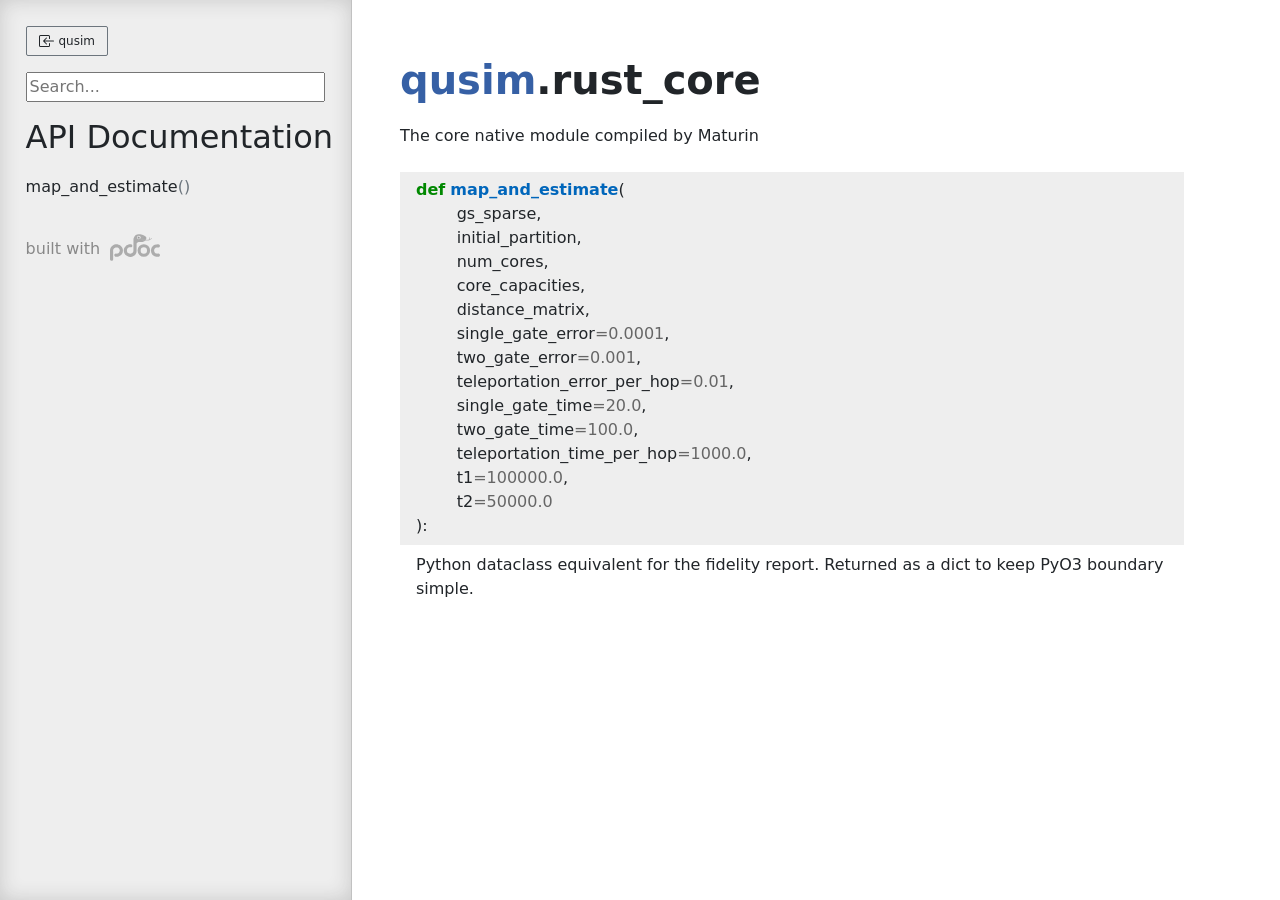
<file: docs/qusim/rust_core.html>
<!doctype html>
<html lang="en">
<head>
    <meta charset="utf-8">
    <meta name="viewport" content="width=device-width, initial-scale=1">
    <meta name="generator" content="pdoc 16.0.0"/>
    <title>qusim.rust_core API documentation</title>

    <style>/*! * Bootstrap Reboot v5.0.0 (https://getbootstrap.com/) * Copyright 2011-2021 The Bootstrap Authors * Copyright 2011-2021 Twitter, Inc. * Licensed under MIT (https://github.com/twbs/bootstrap/blob/main/LICENSE) * Forked from Normalize.css, licensed MIT (https://github.com/necolas/normalize.css/blob/master/LICENSE.md) */*,::after,::before{box-sizing:border-box}@media (prefers-reduced-motion:no-preference){:root{scroll-behavior:smooth}}body{margin:0;font-family:system-ui,-apple-system,"Segoe UI",Roboto,"Helvetica Neue",Arial,"Noto Sans","Liberation Sans",sans-serif,"Apple Color Emoji","Segoe UI Emoji","Segoe UI Symbol","Noto Color Emoji";font-size:1rem;font-weight:400;line-height:1.5;color:#212529;background-color:#fff;-webkit-text-size-adjust:100%;-webkit-tap-highlight-color:transparent}hr{margin:1rem 0;color:inherit;background-color:currentColor;border:0;opacity:.25}hr:not([size]){height:1px}h1,h2,h3,h4,h5,h6{margin-top:0;margin-bottom:.5rem;font-weight:500;line-height:1.2}h1{font-size:calc(1.375rem + 1.5vw)}@media (min-width:1200px){h1{font-size:2.5rem}}h2{font-size:calc(1.325rem + .9vw)}@media (min-width:1200px){h2{font-size:2rem}}h3{font-size:calc(1.3rem + .6vw)}@media (min-width:1200px){h3{font-size:1.75rem}}h4{font-size:calc(1.275rem + .3vw)}@media (min-width:1200px){h4{font-size:1.5rem}}h5{font-size:1.25rem}h6{font-size:1rem}p{margin-top:0;margin-bottom:1rem}abbr[data-bs-original-title],abbr[title]{-webkit-text-decoration:underline dotted;text-decoration:underline dotted;cursor:help;-webkit-text-decoration-skip-ink:none;text-decoration-skip-ink:none}address{margin-bottom:1rem;font-style:normal;line-height:inherit}ol,ul{padding-left:2rem}dl,ol,ul{margin-top:0;margin-bottom:1rem}ol ol,ol ul,ul ol,ul ul{margin-bottom:0}dt{font-weight:700}dd{margin-bottom:.5rem;margin-left:0}blockquote{margin:0 0 1rem}b,strong{font-weight:bolder}small{font-size:.875em}mark{padding:.2em;background-color:#fcf8e3}sub,sup{position:relative;font-size:.75em;line-height:0;vertical-align:baseline}sub{bottom:-.25em}sup{top:-.5em}a{color:#0d6efd;text-decoration:underline}a:hover{color:#0a58ca}a:not([href]):not([class]),a:not([href]):not([class]):hover{color:inherit;text-decoration:none}code,kbd,pre,samp{font-family:SFMono-Regular,Menlo,Monaco,Consolas,"Liberation Mono","Courier New",monospace;font-size:1em;direction:ltr;unicode-bidi:bidi-override}pre{display:block;margin-top:0;margin-bottom:1rem;overflow:auto;font-size:.875em}pre code{font-size:inherit;color:inherit;word-break:normal}code{font-size:.875em;color:#d63384;word-wrap:break-word}a>code{color:inherit}kbd{padding:.2rem .4rem;font-size:.875em;color:#fff;background-color:#212529;border-radius:.2rem}kbd kbd{padding:0;font-size:1em;font-weight:700}figure{margin:0 0 1rem}img,svg{vertical-align:middle}table{caption-side:bottom;border-collapse:collapse}caption{padding-top:.5rem;padding-bottom:.5rem;color:#6c757d;text-align:left}th{text-align:inherit;text-align:-webkit-match-parent}tbody,td,tfoot,th,thead,tr{border-color:inherit;border-style:solid;border-width:0}label{display:inline-block}button{border-radius:0}button:focus:not(:focus-visible){outline:0}button,input,optgroup,select,textarea{margin:0;font-family:inherit;font-size:inherit;line-height:inherit}button,select{text-transform:none}[role=button]{cursor:pointer}select{word-wrap:normal}select:disabled{opacity:1}[list]::-webkit-calendar-picker-indicator{display:none}[type=button],[type=reset],[type=submit],button{-webkit-appearance:button}[type=button]:not(:disabled),[type=reset]:not(:disabled),[type=submit]:not(:disabled),button:not(:disabled){cursor:pointer}::-moz-focus-inner{padding:0;border-style:none}textarea{resize:vertical}fieldset{min-width:0;padding:0;margin:0;border:0}legend{float:left;width:100%;padding:0;margin-bottom:.5rem;font-size:calc(1.275rem + .3vw);line-height:inherit}@media (min-width:1200px){legend{font-size:1.5rem}}legend+*{clear:left}::-webkit-datetime-edit-day-field,::-webkit-datetime-edit-fields-wrapper,::-webkit-datetime-edit-hour-field,::-webkit-datetime-edit-minute,::-webkit-datetime-edit-month-field,::-webkit-datetime-edit-text,::-webkit-datetime-edit-year-field{padding:0}::-webkit-inner-spin-button{height:auto}[type=search]{outline-offset:-2px;-webkit-appearance:textfield}::-webkit-search-decoration{-webkit-appearance:none}::-webkit-color-swatch-wrapper{padding:0}::file-selector-button{font:inherit}::-webkit-file-upload-button{font:inherit;-webkit-appearance:button}output{display:inline-block}iframe{border:0}summary{display:list-item;cursor:pointer}progress{vertical-align:baseline}[hidden]{display:none!important}</style>
    <style>/*! syntax-highlighting.css */pre{line-height:125%;}span.linenos{color:inherit; background-color:transparent; padding-left:5px; padding-right:20px;}.pdoc-code .hll{background-color:#ffffcc}.pdoc-code{background:#f8f8f8;}.pdoc-code .c{color:#3D7B7B; font-style:italic}.pdoc-code .err{border:1px solid #FF0000}.pdoc-code .k{color:#008000; font-weight:bold}.pdoc-code .o{color:#666666}.pdoc-code .ch{color:#3D7B7B; font-style:italic}.pdoc-code .cm{color:#3D7B7B; font-style:italic}.pdoc-code .cp{color:#9C6500}.pdoc-code .cpf{color:#3D7B7B; font-style:italic}.pdoc-code .c1{color:#3D7B7B; font-style:italic}.pdoc-code .cs{color:#3D7B7B; font-style:italic}.pdoc-code .gd{color:#A00000}.pdoc-code .ge{font-style:italic}.pdoc-code .gr{color:#E40000}.pdoc-code .gh{color:#000080; font-weight:bold}.pdoc-code .gi{color:#008400}.pdoc-code .go{color:#717171}.pdoc-code .gp{color:#000080; font-weight:bold}.pdoc-code .gs{font-weight:bold}.pdoc-code .gu{color:#800080; font-weight:bold}.pdoc-code .gt{color:#0044DD}.pdoc-code .kc{color:#008000; font-weight:bold}.pdoc-code .kd{color:#008000; font-weight:bold}.pdoc-code .kn{color:#008000; font-weight:bold}.pdoc-code .kp{color:#008000}.pdoc-code .kr{color:#008000; font-weight:bold}.pdoc-code .kt{color:#B00040}.pdoc-code .m{color:#666666}.pdoc-code .s{color:#BA2121}.pdoc-code .na{color:#687822}.pdoc-code .nb{color:#008000}.pdoc-code .nc{color:#0000FF; font-weight:bold}.pdoc-code .no{color:#880000}.pdoc-code .nd{color:#AA22FF}.pdoc-code .ni{color:#717171; font-weight:bold}.pdoc-code .ne{color:#CB3F38; font-weight:bold}.pdoc-code .nf{color:#0000FF}.pdoc-code .nl{color:#767600}.pdoc-code .nn{color:#0000FF; font-weight:bold}.pdoc-code .nt{color:#008000; font-weight:bold}.pdoc-code .nv{color:#19177C}.pdoc-code .ow{color:#AA22FF; font-weight:bold}.pdoc-code .w{color:#bbbbbb}.pdoc-code .mb{color:#666666}.pdoc-code .mf{color:#666666}.pdoc-code .mh{color:#666666}.pdoc-code .mi{color:#666666}.pdoc-code .mo{color:#666666}.pdoc-code .sa{color:#BA2121}.pdoc-code .sb{color:#BA2121}.pdoc-code .sc{color:#BA2121}.pdoc-code .dl{color:#BA2121}.pdoc-code .sd{color:#BA2121; font-style:italic}.pdoc-code .s2{color:#BA2121}.pdoc-code .se{color:#AA5D1F; font-weight:bold}.pdoc-code .sh{color:#BA2121}.pdoc-code .si{color:#A45A77; font-weight:bold}.pdoc-code .sx{color:#008000}.pdoc-code .sr{color:#A45A77}.pdoc-code .s1{color:#BA2121}.pdoc-code .ss{color:#19177C}.pdoc-code .bp{color:#008000}.pdoc-code .fm{color:#0000FF}.pdoc-code .vc{color:#19177C}.pdoc-code .vg{color:#19177C}.pdoc-code .vi{color:#19177C}.pdoc-code .vm{color:#19177C}.pdoc-code .il{color:#666666}</style>
    <style>/*! theme.css */:root{--pdoc-background:#fff;}.pdoc{--text:#212529;--muted:#6c757d;--link:#3660a5;--link-hover:#1659c5;--code:#f8f8f8;--active:#fff598;--accent:#eee;--accent2:#c1c1c1;--nav-hover:rgba(255, 255, 255, 0.5);--name:#0066BB;--def:#008800;--annotation:#007020;}</style>
    <style>/*! layout.css */html, body{width:100%;height:100%;}html, main{scroll-behavior:smooth;}body{background-color:var(--pdoc-background);}@media (max-width:769px){#navtoggle{cursor:pointer;position:absolute;width:50px;height:40px;top:1rem;right:1rem;border-color:var(--text);color:var(--text);display:flex;opacity:0.8;z-index:999;}#navtoggle:hover{opacity:1;}#togglestate + div{display:none;}#togglestate:checked + div{display:inherit;}main, header{padding:2rem 3vw;}header + main{margin-top:-3rem;}.git-button{display:none !important;}nav input[type="search"]{max-width:77%;}nav input[type="search"]:first-child{margin-top:-6px;}nav input[type="search"]:valid ~ *{display:none !important;}}@media (min-width:770px){:root{--sidebar-width:clamp(12.5rem, 28vw, 22rem);}nav{position:fixed;overflow:auto;height:100vh;width:var(--sidebar-width);}main, header{padding:3rem 2rem 3rem calc(var(--sidebar-width) + 3rem);width:calc(54rem + var(--sidebar-width));max-width:100%;}header + main{margin-top:-4rem;}#navtoggle{display:none;}}#togglestate{position:absolute;height:0;opacity:0;}nav.pdoc{--pad:clamp(0.5rem, 2vw, 1.75rem);--indent:1.5rem;background-color:var(--accent);border-right:1px solid var(--accent2);box-shadow:0 0 20px rgba(50, 50, 50, .2) inset;padding:0 0 0 var(--pad);overflow-wrap:anywhere;scrollbar-width:thin; scrollbar-color:var(--accent2) transparent; z-index:1}nav.pdoc::-webkit-scrollbar{width:.4rem; }nav.pdoc::-webkit-scrollbar-thumb{background-color:var(--accent2); }nav.pdoc > div{padding:var(--pad) 0;}nav.pdoc .module-list-button{display:inline-flex;align-items:center;color:var(--text);border-color:var(--muted);margin-bottom:1rem;}nav.pdoc .module-list-button:hover{border-color:var(--text);}nav.pdoc input[type=search]{display:block;outline-offset:0;width:calc(100% - var(--pad));}nav.pdoc .logo{max-width:calc(100% - var(--pad));max-height:35vh;display:block;margin:0 auto 1rem;transform:translate(calc(-.5 * var(--pad)), 0);}nav.pdoc ul{list-style:none;padding-left:0;}nav.pdoc > div > ul{margin-left:calc(0px - var(--pad));}nav.pdoc li a{padding:.2rem 0 .2rem calc(var(--pad) + var(--indent));}nav.pdoc > div > ul > li > a{padding-left:var(--pad);}nav.pdoc li{transition:all 100ms;}nav.pdoc li:hover{background-color:var(--nav-hover);}nav.pdoc a, nav.pdoc a:hover{color:var(--text);}nav.pdoc a{display:block;}nav.pdoc > h2:first-of-type{margin-top:1.5rem;}nav.pdoc .class:before{content:"class ";color:var(--muted);}nav.pdoc .function:after{content:"()";color:var(--muted);}nav.pdoc footer:before{content:"";display:block;width:calc(100% - var(--pad));border-top:solid var(--accent2) 1px;margin-top:1.5rem;padding-top:.5rem;}nav.pdoc footer{font-size:small;}</style>
    <style>/*! content.css */.pdoc{color:var(--text);box-sizing:border-box;line-height:1.5;background:none;}.pdoc .pdoc-button{cursor:pointer;display:inline-block;border:solid black 1px;border-radius:2px;font-size:.75rem;padding:calc(0.5em - 1px) 1em;transition:100ms all;}.pdoc .alert{padding:1rem 1rem 1rem calc(1.5rem + 24px);border:1px solid transparent;border-radius:.25rem;background-repeat:no-repeat;background-position:.75rem center;margin-bottom:1rem;}.pdoc .alert > em{display:none;}.pdoc .alert > *:last-child{margin-bottom:0;}.pdoc .alert.note{color:#084298;background-color:#cfe2ff;border-color:#b6d4fe;background-image:url("data:image/svg+xml,%3Csvg%20xmlns%3D%22http%3A//www.w3.org/2000/svg%22%20width%3D%2224%22%20height%3D%2224%22%20fill%3D%22%23084298%22%20viewBox%3D%220%200%2016%2016%22%3E%3Cpath%20d%3D%22M8%2016A8%208%200%201%200%208%200a8%208%200%200%200%200%2016zm.93-9.412-1%204.705c-.07.34.029.533.304.533.194%200%20.487-.07.686-.246l-.088.416c-.287.346-.92.598-1.465.598-.703%200-1.002-.422-.808-1.319l.738-3.468c.064-.293.006-.399-.287-.47l-.451-.081.082-.381%202.29-.287zM8%205.5a1%201%200%201%201%200-2%201%201%200%200%201%200%202z%22/%3E%3C/svg%3E");}.pdoc .alert.tip{color:#0a3622;background-color:#d1e7dd;border-color:#a3cfbb;background-image:url("data:image/svg+xml,%3Csvg%20xmlns%3D%22http%3A//www.w3.org/2000/svg%22%20width%3D%2224%22%20height%3D%2224%22%20fill%3D%22%230a3622%22%20viewBox%3D%220%200%2016%2016%22%3E%3Cpath%20d%3D%22M2%206a6%206%200%201%201%2010.174%204.31c-.203.196-.359.4-.453.619l-.762%201.769A.5.5%200%200%201%2010.5%2013a.5.5%200%200%201%200%201%20.5.5%200%200%201%200%201l-.224.447a1%201%200%200%201-.894.553H6.618a1%201%200%200%201-.894-.553L5.5%2015a.5.5%200%200%201%200-1%20.5.5%200%200%201%200-1%20.5.5%200%200%201-.46-.302l-.761-1.77a2%202%200%200%200-.453-.618A5.98%205.98%200%200%201%202%206m6-5a5%205%200%200%200-3.479%208.592c.263.254.514.564.676.941L5.83%2012h4.342l.632-1.467c.162-.377.413-.687.676-.941A5%205%200%200%200%208%201%22/%3E%3C/svg%3E");}.pdoc .alert.important{color:#055160;background-color:#cff4fc;border-color:#9eeaf9;background-image:url("data:image/svg+xml,%3Csvg%20xmlns%3D%22http%3A//www.w3.org/2000/svg%22%20width%3D%2224%22%20height%3D%2224%22%20fill%3D%22%23055160%22%20viewBox%3D%220%200%2016%2016%22%3E%3Cpath%20d%3D%22M2%200a2%202%200%200%200-2%202v12a2%202%200%200%200%202%202h12a2%202%200%200%200%202-2V2a2%202%200%200%200-2-2zm6%204c.535%200%20.954.462.9.995l-.35%203.507a.552.552%200%200%201-1.1%200L7.1%204.995A.905.905%200%200%201%208%204m.002%206a1%201%200%201%201%200%202%201%201%200%200%201%200-2%22/%3E%3C/svg%3E");}.pdoc .alert.warning{color:#664d03;background-color:#fff3cd;border-color:#ffecb5;background-image:url("data:image/svg+xml,%3Csvg%20xmlns%3D%22http%3A//www.w3.org/2000/svg%22%20width%3D%2224%22%20height%3D%2224%22%20fill%3D%22%23664d03%22%20viewBox%3D%220%200%2016%2016%22%3E%3Cpath%20d%3D%22M8.982%201.566a1.13%201.13%200%200%200-1.96%200L.165%2013.233c-.457.778.091%201.767.98%201.767h13.713c.889%200%201.438-.99.98-1.767L8.982%201.566zM8%205c.535%200%20.954.462.9.995l-.35%203.507a.552.552%200%200%201-1.1%200L7.1%205.995A.905.905%200%200%201%208%205zm.002%206a1%201%200%201%201%200%202%201%201%200%200%201%200-2z%22/%3E%3C/svg%3E");}.pdoc .alert.caution{color:#842029;background-color:#f8d7da;border-color:#f5c2c7;background-image:url("data:image/svg+xml,%3Csvg%20xmlns%3D%22http%3A//www.w3.org/2000/svg%22%20width%3D%2224%22%20height%3D%2224%22%20fill%3D%22%23842029%22%20viewBox%3D%220%200%2016%2016%22%3E%3Cpath%20d%3D%22M11.46.146A.5.5%200%200%200%2011.107%200H4.893a.5.5%200%200%200-.353.146L.146%204.54A.5.5%200%200%200%200%204.893v6.214a.5.5%200%200%200%20.146.353l4.394%204.394a.5.5%200%200%200%20.353.146h6.214a.5.5%200%200%200%20.353-.146l4.394-4.394a.5.5%200%200%200%20.146-.353V4.893a.5.5%200%200%200-.146-.353zM8%204c.535%200%20.954.462.9.995l-.35%203.507a.552.552%200%200%201-1.1%200L7.1%204.995A.905.905%200%200%201%208%204m.002%206a1%201%200%201%201%200%202%201%201%200%200%201%200-2%22/%3E%3C/svg%3E");}.pdoc .alert.danger{color:#842029;background-color:#f8d7da;border-color:#f5c2c7;background-image:url("data:image/svg+xml,%3Csvg%20xmlns%3D%22http%3A//www.w3.org/2000/svg%22%20width%3D%2224%22%20height%3D%2224%22%20fill%3D%22%23842029%22%20viewBox%3D%220%200%2016%2016%22%3E%3Cpath%20d%3D%22M5.52.359A.5.5%200%200%201%206%200h4a.5.5%200%200%201%20.474.658L8.694%206H12.5a.5.5%200%200%201%20.395.807l-7%209a.5.5%200%200%201-.873-.454L6.823%209.5H3.5a.5.5%200%200%201-.48-.641l2.5-8.5z%22/%3E%3C/svg%3E");}.pdoc .visually-hidden{position:absolute !important;width:1px !important;height:1px !important;padding:0 !important;margin:-1px !important;overflow:hidden !important;clip:rect(0, 0, 0, 0) !important;white-space:nowrap !important;border:0 !important;}.pdoc h1, .pdoc h2, .pdoc h3{font-weight:300;margin:.3em 0;padding:.2em 0;}.pdoc > section:not(.module-info) h1{font-size:1.5rem;font-weight:500;}.pdoc > section:not(.module-info) h2{font-size:1.4rem;font-weight:500;}.pdoc > section:not(.module-info) h3{font-size:1.3rem;font-weight:500;}.pdoc > section:not(.module-info) h4{font-size:1.2rem;}.pdoc > section:not(.module-info) h5{font-size:1.1rem;}.pdoc a{text-decoration:none;color:var(--link);}.pdoc a:hover{color:var(--link-hover);}.pdoc blockquote{margin-left:2rem;}.pdoc pre{border-top:1px solid var(--accent2);border-bottom:1px solid var(--accent2);margin-top:0;margin-bottom:1em;padding:.5rem 0 .5rem .5rem;overflow-x:auto;background-color:var(--code);}.pdoc code{color:var(--text);padding:.2em .4em;margin:0;font-size:85%;background-color:var(--accent);border-radius:6px;}.pdoc a > code{color:inherit;}.pdoc pre > code{display:inline-block;font-size:inherit;background:none;border:none;padding:0;}.pdoc > section:not(.module-info){margin-bottom:1.5rem;}.pdoc .modulename{margin-top:0;font-weight:bold;}.pdoc .modulename a{color:var(--link);transition:100ms all;}.pdoc .git-button{float:right;border:solid var(--link) 1px;}.pdoc .git-button:hover{background-color:var(--link);color:var(--pdoc-background);}.view-source-toggle-state,.view-source-toggle-state ~ .pdoc-code{display:none;}.view-source-toggle-state:checked ~ .pdoc-code{display:block;}.view-source-button{display:inline-block;float:right;font-size:.75rem;line-height:1.5rem;color:var(--muted);padding:0 .4rem 0 1.3rem;cursor:pointer;text-indent:-2px;}.view-source-button > span{visibility:hidden;}.module-info .view-source-button{float:none;display:flex;justify-content:flex-end;margin:-1.2rem .4rem -.2rem 0;}.view-source-button::before{position:absolute;content:"View Source";display:list-item;list-style-type:disclosure-closed;}.view-source-toggle-state:checked ~ .attr .view-source-button::before,.view-source-toggle-state:checked ~ .view-source-button::before{list-style-type:disclosure-open;}.pdoc .docstring{margin-bottom:1.5rem;}.pdoc section:not(.module-info) .docstring{margin-left:clamp(0rem, 5vw - 2rem, 1rem);}.pdoc .docstring .pdoc-code{margin-left:1em;margin-right:1em;}.pdoc h1:target,.pdoc h2:target,.pdoc h3:target,.pdoc h4:target,.pdoc h5:target,.pdoc h6:target,.pdoc .pdoc-code > pre > span:target{background-color:var(--active);box-shadow:-1rem 0 0 0 var(--active);}.pdoc .pdoc-code > pre > span:target{display:block;}.pdoc div:target > .attr,.pdoc section:target > .attr,.pdoc dd:target > a{background-color:var(--active);}.pdoc *{scroll-margin:2rem;}.pdoc .pdoc-code .linenos{user-select:none;}.pdoc .attr:hover{filter:contrast(0.95);}.pdoc section, .pdoc .classattr{position:relative;}.pdoc .headerlink{--width:clamp(1rem, 3vw, 2rem);position:absolute;top:0;left:calc(0rem - var(--width));transition:all 100ms ease-in-out;opacity:0;}.pdoc .headerlink::before{content:"#";display:block;text-align:center;width:var(--width);height:2.3rem;line-height:2.3rem;font-size:1.5rem;}.pdoc .attr:hover ~ .headerlink,.pdoc *:target > .headerlink,.pdoc .headerlink:hover{opacity:1;}.pdoc .attr{display:block;margin:.5rem 0 .5rem;padding:.4rem .4rem .4rem 1rem;background-color:var(--accent);overflow-x:auto;}.pdoc .classattr{margin-left:2rem;}.pdoc .decorator-deprecated{color:#842029;}.pdoc .decorator-deprecated ~ span{filter:grayscale(1) opacity(0.8);}.pdoc .name{color:var(--name);font-weight:bold;}.pdoc .def{color:var(--def);font-weight:bold;}.pdoc .signature{background-color:transparent;}.pdoc .param, .pdoc .return-annotation{white-space:pre;}.pdoc .signature.multiline .param{display:block;}.pdoc .signature.condensed .param{display:inline-block;}.pdoc .annotation{color:var(--annotation);}.pdoc .view-value-toggle-state,.pdoc .view-value-toggle-state ~ .default_value{display:none;}.pdoc .view-value-toggle-state:checked ~ .default_value{display:inherit;}.pdoc .view-value-button{font-size:.5rem;vertical-align:middle;border-style:dashed;margin-top:-0.1rem;}.pdoc .view-value-button:hover{background:white;}.pdoc .view-value-button::before{content:"show";text-align:center;width:2.2em;display:inline-block;}.pdoc .view-value-toggle-state:checked ~ .view-value-button::before{content:"hide";}.pdoc .inherited{margin-left:2rem;}.pdoc .inherited dt{font-weight:700;}.pdoc .inherited dt, .pdoc .inherited dd{display:inline;margin-left:0;margin-bottom:.5rem;}.pdoc .inherited dd:not(:last-child):after{content:", ";}.pdoc .inherited .class:before{content:"class ";}.pdoc .inherited .function a:after{content:"()";}.pdoc .search-result .docstring{overflow:auto;max-height:25vh;}.pdoc .search-result.focused > .attr{background-color:var(--active);}.pdoc .attribution{margin-top:2rem;display:block;opacity:0.5;transition:all 200ms;filter:grayscale(100%);}.pdoc .attribution:hover{opacity:1;filter:grayscale(0%);}.pdoc .attribution img{margin-left:5px;height:27px;vertical-align:bottom;width:50px;transition:all 200ms;}.pdoc table{display:block;width:max-content;max-width:100%;overflow:auto;margin-bottom:1rem;}.pdoc table th{font-weight:600;}.pdoc table th, .pdoc table td{padding:6px 13px;border:1px solid var(--accent2);}</style>
    <style>/*! custom.css */</style></head>
<body>
    <nav class="pdoc">
        <label id="navtoggle" for="togglestate" class="pdoc-button"><svg xmlns='http://www.w3.org/2000/svg' viewBox='0 0 30 30'><path stroke-linecap='round' stroke="currentColor" stroke-miterlimit='10' stroke-width='2' d='M4 7h22M4 15h22M4 23h22'/></svg></label>
        <input id="togglestate" type="checkbox" aria-hidden="true" tabindex="-1">
        <div>            <a class="pdoc-button module-list-button" href="../qusim.html">
<svg xmlns="http://www.w3.org/2000/svg" width="16" height="16" fill="currentColor" class="bi bi-box-arrow-in-left" viewBox="0 0 16 16">
  <path fill-rule="evenodd" d="M10 3.5a.5.5 0 0 0-.5-.5h-8a.5.5 0 0 0-.5.5v9a.5.5 0 0 0 .5.5h8a.5.5 0 0 0 .5-.5v-2a.5.5 0 0 1 1 0v2A1.5 1.5 0 0 1 9.5 14h-8A1.5 1.5 0 0 1 0 12.5v-9A1.5 1.5 0 0 1 1.5 2h8A1.5 1.5 0 0 1 11 3.5v2a.5.5 0 0 1-1 0v-2z"/>
  <path fill-rule="evenodd" d="M4.146 8.354a.5.5 0 0 1 0-.708l3-3a.5.5 0 1 1 .708.708L5.707 7.5H14.5a.5.5 0 0 1 0 1H5.707l2.147 2.146a.5.5 0 0 1-.708.708l-3-3z"/>
</svg>                &nbsp;qusim</a>


            <input type="search" placeholder="Search..." role="searchbox" aria-label="search"
                   pattern=".+" required>



            <h2>API Documentation</h2>
                <ul class="memberlist">
            <li>
                    <a class="function" href="#map_and_estimate">map_and_estimate</a>
            </li>
    </ul>



        <a class="attribution" title="pdoc: Python API documentation generator" href="https://pdoc.dev" target="_blank">
            built with <span class="visually-hidden">pdoc</span><img
                alt="pdoc logo"
                src="data:image/svg+xml,%3Csvg%20xmlns%3D%22http%3A//www.w3.org/2000/svg%22%20role%3D%22img%22%20aria-label%3D%22pdoc%20logo%22%20width%3D%22300%22%20height%3D%22160%22%20viewBox%3D%220%200%20150%2080%22%3E%3Ctitle%3Epdoc%3C/title%3E%3Cpath%20d%3D%22M132.316%2048.886c.276-4.679%202.342-6.698%204.409-7.982s4.27-1.165%206.751-1.055c1.586.07%203.044.156%204.222-.482%201.142-.619%202.026-1.932%202.162-3.739.268-3.576-1.929-5.368-5.006-5.551s-7.599.524-10.517%201.606c-4.455%201.652-8.588%206.606-9.552%208.992s-2.342%206.193-1.745%2010.873%202.664%209.221%205.878%2011.79%205.878%203.808%2010.103%204.312%203.444.229%206.062.229%205.006-2.202%204.914-4.909-2.296-5.001-4.501-4.863-3.077.505-5.281.229-7.715-2.064-7.899-9.451z%22%20fill%3D%22%23198754%22/%3E%3Ccircle%20cx%3D%22101.504%22%20cy%3D%2248.943%22%20r%3D%2214.208%22%20fill%3D%22none%22%20stroke%3D%22%23198754%22%20stroke-width%3D%229.354%22/%3E%3Cpath%20d%3D%22M87.81.002c-3.637.065-5.001.454-7.014%201.232s-3.443%201.363-6.3%204.282c-1.723%201.76-3.148%205.019-3.776%207.329-.413%201.521-.316%202.63-.316%202.63l-.195%2034.612c.065%205.774-6.755%208.305-9.612%208.37s-9.678-1.038-9.743-9.408%207.128-9.521%208.362-9.521c1.413-.13%202.526-.021%203.718-.016%202.071.009%204.157-.778%204.092-4.671s-4.157-4.736-4.157-4.736c-6.3-.843-11.43%202.206-11.43%202.206S40.917%2038.15%2041.372%2049.634%2051.568%2068.19%2061.311%2068.125s18.316-7.007%2018.445-17.193l.13-22.772c.046-2.291%202.683-3.644%204.476-4.203.745-.232%201.694-.274%201.694-.274l10.457-.13s4.871-.324%207.729-3.114%204.352-6.294%204.352-6.294.974-3.049.13-4.606-.195-1.233-2.792-3.309-8.573-4.477-8.573-4.477S91.447-.063%2087.81.002zM0%2047.169l.065%2028.417S0%2080.127%204.481%2079.997s5.072-3.866%205.049-4.152l-.113-28.482s1.624-7.656%209.937-7.721%2010.002%206.942%2010.002%208.499-.909%2010.51-9.093%2010.51c-.948%200-2.99-.567-4.145-.272-3.919%201-3.194%204.554-3.194%204.554s.065%205.061%207.404%204.996%2018.575-6.034%2018.575-19.074S26.953%2030.04%2019.549%2029.91%201.234%2035.296%200%2047.169z%22%20fill%3D%22%23198754%22/%3E%3Cg%20transform%3D%22matrix%28.325601%200%200%20.325256%20-10.32669%20-45.802786%29%22%3E%3Ccircle%20cx%3D%22297.554%22%20cy%3D%22172.286%22%20r%3D%2216.5%22%20fill%3D%22%23fff%22/%3E%3Cellipse%20cx%3D%22297.709%22%20cy%3D%22172.642%22%20rx%3D%2211.071%22%20ry%3D%2210.871%22%20fill%3D%22%23105a48%22/%3E%3Ccircle%20cx%3D%22304.104%22%20cy%3D%22167.667%22%20r%3D%224.5%22%20fill%3D%22%23fff%22/%3E%3C/g%3E%3Cpath%20d%3D%22M94.661%2017.032l.893-1.476s.99.714%201.916.925%201.575.114%202.955.114l14.565-.162c1.283-.032%203.085-.762%203.02-3.293s-.373-3.503-.373-3.503l1.283-.487s.52.503.877%201.573.309%201.995.292%202.66-.227%201.541-.227%201.541%201.564-.308%202.359-1.038.823-.779%201.489-1.508.812-.86.812-.86.552-.13.877.26.341.957.065%201.46-1.672%202.206-3.247%203.066-2.76%201.427-3.929%201.768-3.848.73-7.063.714l-10.944-.114s-2.143-.081-3.02-.373-2.241-.973-2.598-1.265z%22%20fill%3D%22%23d36d49%22/%3E%3Cg%20fill%3D%22%23105a48%22%3E%3Cellipse%20cx%3D%2293.052%22%20cy%3D%2243.567%22%20rx%3D%22.869%22%20ry%3D%221.014%22%20transform%3D%22rotate%28341.022%29%22/%3E%3Cellipse%20cx%3D%22104.3%22%20cy%3D%22-16.184%22%20rx%3D%22.865%22%20ry%3D%221.009%22%20transform%3D%22rotate%2814.786%29%22/%3E%3C/g%3E%3C/svg%3E"/>
        </a>
</div>
    </nav>
    <main class="pdoc">
            <section class="module-info">
                    <h1 class="modulename">
<a href="./../qusim.html">qusim</a><wbr>.rust_core    </h1>

                        <div class="docstring"><p>The core native module compiled by Maturin</p>
</div>

                
                
                
            </section>
                <section id="map_and_estimate">
                    <div class="attr function">
            
        <span class="def">def</span>
        <span class="name">map_and_estimate</span><span class="signature pdoc-code multiline">(<span class="param">	<span class="n">gs_sparse</span>,</span><span class="param">	<span class="n">initial_partition</span>,</span><span class="param">	<span class="n">num_cores</span>,</span><span class="param">	<span class="n">core_capacities</span>,</span><span class="param">	<span class="n">distance_matrix</span>,</span><span class="param">	<span class="n">single_gate_error</span><span class="o">=</span><span class="mf">0.0001</span>,</span><span class="param">	<span class="n">two_gate_error</span><span class="o">=</span><span class="mf">0.001</span>,</span><span class="param">	<span class="n">teleportation_error_per_hop</span><span class="o">=</span><span class="mf">0.01</span>,</span><span class="param">	<span class="n">single_gate_time</span><span class="o">=</span><span class="mf">20.0</span>,</span><span class="param">	<span class="n">two_gate_time</span><span class="o">=</span><span class="mf">100.0</span>,</span><span class="param">	<span class="n">teleportation_time_per_hop</span><span class="o">=</span><span class="mf">1000.0</span>,</span><span class="param">	<span class="n">t1</span><span class="o">=</span><span class="mf">100000.0</span>,</span><span class="param">	<span class="n">t2</span><span class="o">=</span><span class="mf">50000.0</span></span><span class="return-annotation">):</span></span>

        
    </div>
    <a class="headerlink" href="#map_and_estimate"></a>
    
            <div class="docstring"><p>Python dataclass equivalent for the fidelity report.
Returned as a dict to keep PyO3 boundary simple.</p>
</div>


                </section>
    </main>
<script>
    function escapeHTML(html) {
        return document.createElement('div').appendChild(document.createTextNode(html)).parentNode.innerHTML;
    }

    const originalContent = document.querySelector("main.pdoc");
    let currentContent = originalContent;

    function setContent(innerHTML) {
        let elem;
        if (innerHTML) {
            elem = document.createElement("main");
            elem.classList.add("pdoc");
            elem.innerHTML = innerHTML;
        } else {
            elem = originalContent;
        }
        if (currentContent !== elem) {
            currentContent.replaceWith(elem);
            currentContent = elem;
        }
    }

    function getSearchTerm() {
        return (new URL(window.location)).searchParams.get("search");
    }

    const searchBox = document.querySelector(".pdoc input[type=search]");
    searchBox.addEventListener("input", function () {
        let url = new URL(window.location);
        if (searchBox.value.trim()) {
            url.hash = "";
            url.searchParams.set("search", searchBox.value);
        } else {
            url.searchParams.delete("search");
        }
        history.replaceState("", "", url.toString());
        onInput();
    });
    window.addEventListener("popstate", onInput);


    let search, searchErr;

    async function initialize() {
        try {
            search = await new Promise((resolve, reject) => {
                const script = document.createElement("script");
                script.type = "text/javascript";
                script.async = true;
                script.onload = () => resolve(window.pdocSearch);
                script.onerror = (e) => reject(e);
                script.src = "../search.js";
                document.getElementsByTagName("head")[0].appendChild(script);
            });
        } catch (e) {
            console.error("Cannot fetch pdoc search index");
            searchErr = "Cannot fetch search index.";
        }
        onInput();

        document.querySelector("nav.pdoc").addEventListener("click", e => {
            if (e.target.hash) {
                searchBox.value = "";
                searchBox.dispatchEvent(new Event("input"));
            }
        });
    }

    function onInput() {
        setContent((() => {
            const term = getSearchTerm();
            if (!term) {
                return null
            }
            if (searchErr) {
                return `<h3>Error: ${searchErr}</h3>`
            }
            if (!search) {
                return "<h3>Searching...</h3>"
            }

            window.scrollTo({top: 0, left: 0, behavior: 'auto'});

            const results = search(term);

            let html;
            if (results.length === 0) {
                html = `No search results for '${escapeHTML(term)}'.`
            } else {
                html = `<h4>${results.length} search result${results.length > 1 ? "s" : ""} for '${escapeHTML(term)}'.</h4>`;
            }
            for (let result of results.slice(0, 10)) {
                let doc = result.doc;
                let url = `../${doc.modulename.replaceAll(".", "/")}.html`;
                if (doc.qualname) {
                    url += `#${doc.qualname}`;
                }

                let heading;
                switch (result.doc.kind) {
                    case "function":
                        if (doc.fullname.endsWith(".__init__")) {
                            heading = `<span class="name">${doc.fullname.replace(/\.__init__$/, "")}</span>${doc.signature}`;
                        } else {
                            heading = `<span class="def">${doc.funcdef}</span> <span class="name">${doc.fullname}</span>${doc.signature}`;
                        }
                        break;
                    case "class":
                        heading = `<span class="def">class</span> <span class="name">${doc.fullname}</span>`;
                        if (doc.bases)
                            heading += `<wbr>(<span class="base">${doc.bases}</span>)`;
                        heading += `:`;
                        break;
                    case "variable":
                        heading = `<span class="name">${doc.fullname}</span>`;
                        if (doc.annotation)
                            heading += `<span class="annotation">${doc.annotation}</span>`;
                        if (doc.default_value)
                            heading += `<span class="default_value"> = ${doc.default_value}</span>`;
                        break;
                    default:
                        heading = `<span class="name">${doc.fullname}</span>`;
                        break;
                }
                html += `
                        <section class="search-result">
                        <a href="${url}" class="attr ${doc.kind}">${heading}</a>
                        <div class="docstring">${doc.doc}</div>
                        </section>
                    `;

            }
            return html;
        })());
    }

    if (getSearchTerm()) {
        initialize();
        searchBox.value = getSearchTerm();
        onInput();
    } else {
        searchBox.addEventListener("focus", initialize, {once: true});
    }

    searchBox.addEventListener("keydown", e => {
        if (["ArrowDown", "ArrowUp", "Enter"].includes(e.key)) {
            let focused = currentContent.querySelector(".search-result.focused");
            if (!focused) {
                currentContent.querySelector(".search-result").classList.add("focused");
            } else if (
                e.key === "ArrowDown"
                && focused.nextElementSibling
                && focused.nextElementSibling.classList.contains("search-result")
            ) {
                focused.classList.remove("focused");
                focused.nextElementSibling.classList.add("focused");
                focused.nextElementSibling.scrollIntoView({
                    behavior: "smooth",
                    block: "nearest",
                    inline: "nearest"
                });
            } else if (
                e.key === "ArrowUp"
                && focused.previousElementSibling
                && focused.previousElementSibling.classList.contains("search-result")
            ) {
                focused.classList.remove("focused");
                focused.previousElementSibling.classList.add("focused");
                focused.previousElementSibling.scrollIntoView({
                    behavior: "smooth",
                    block: "nearest",
                    inline: "nearest"
                });
            } else if (
                e.key === "Enter"
            ) {
                focused.querySelector("a").click();
            }
        }
    });
</script></body>
</html>
</file>
